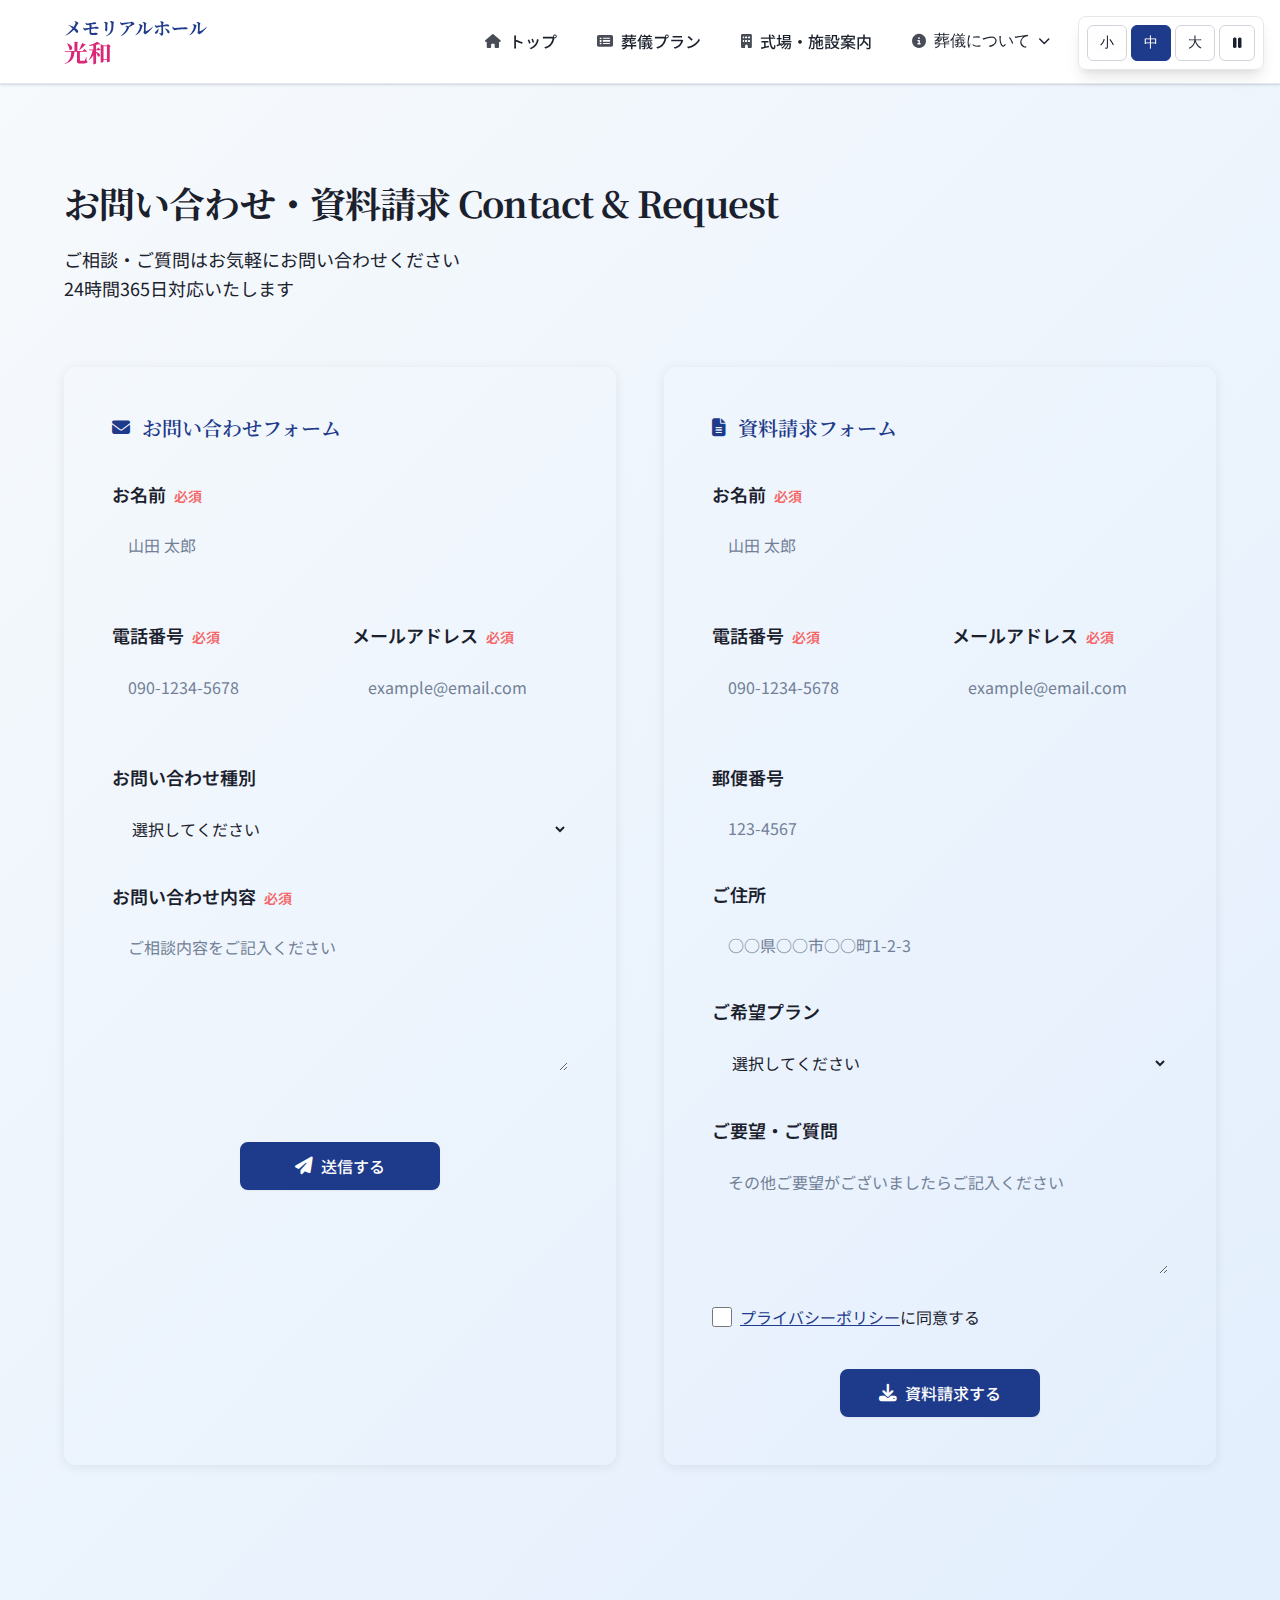
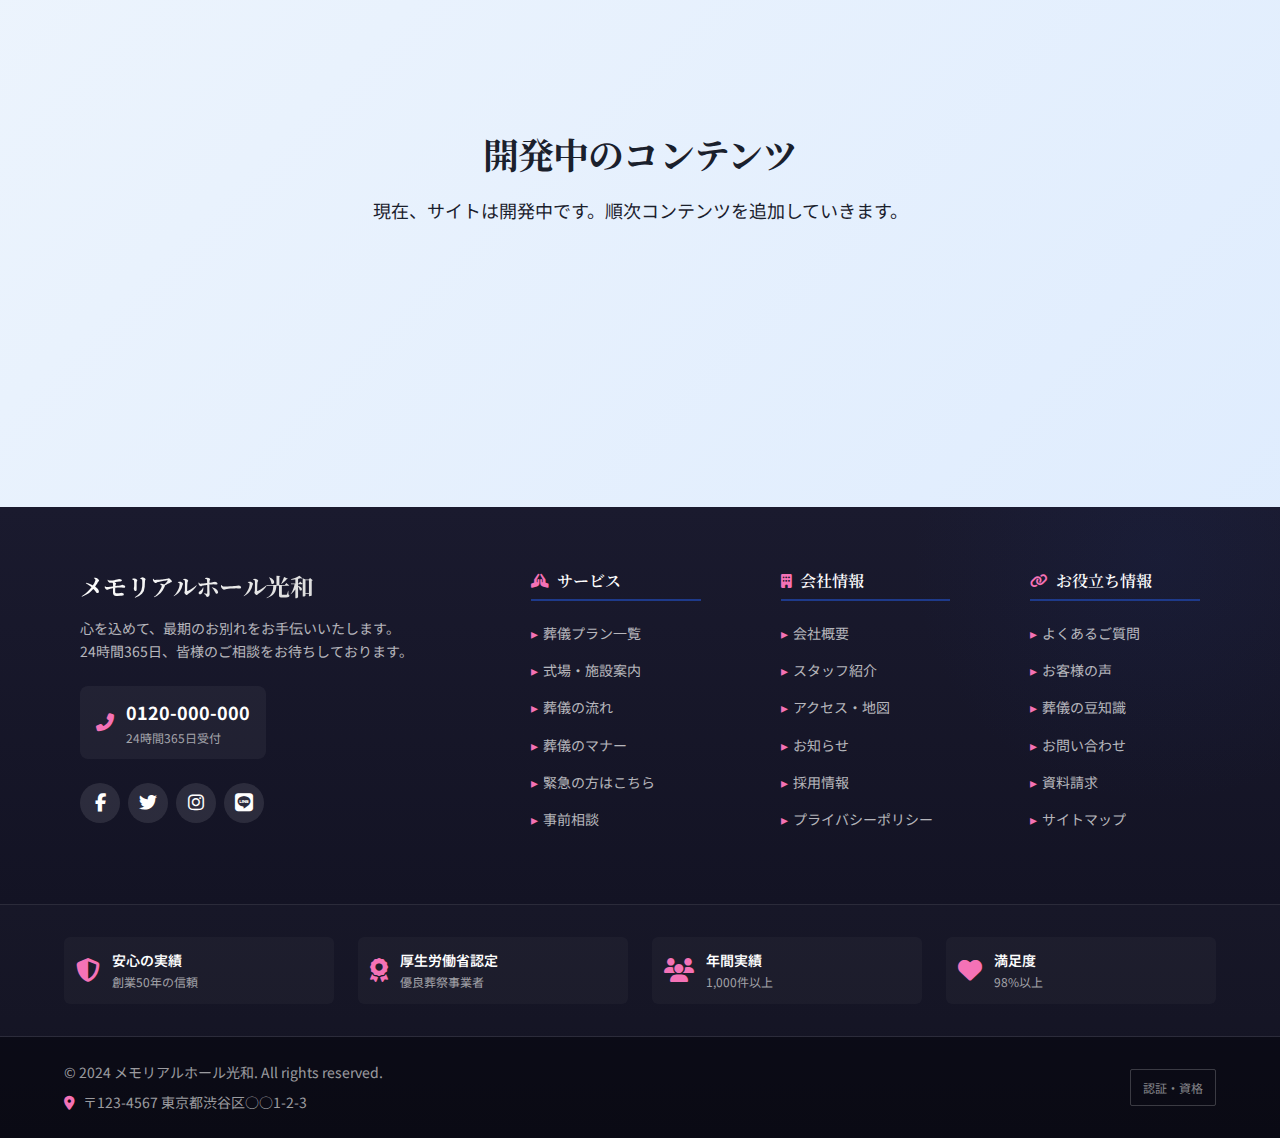
<file: club.html>
<!DOCTYPE html>
<html lang="ja">
  <head>
    <meta charset="UTF-8" />
    <meta name="viewport" content="width=device-width, initial-scale=1.0" />
    <meta
      name="description"
      content="メモリアルホール光和は、長野県飯田市で「ご葬儀からご創儀へ」をコンセプトに、心を込めた葬儀サービスを提供しています。24時間365日対応、各種葬儀プランをご用意しております。"
    />
    <meta
      name="keywords"
      content="葬儀,葬儀場,メモリアルホール,光和,飯田市,長野県,家族葬,一般葬,直葬,24時間対応,創儀"
    />
    <meta name="author" content="メモリアルホール光和" />
    <meta name="robots" content="index, follow" />
    <meta name="googlebot" content="index, follow" />
    <link rel="canonical" href="https://memorial-kowa.example.com/" />

    <!-- Open Graph / Facebook -->
    <meta property="og:type" content="website" />
    <meta property="og:url" content="https://memorial-kowa.example.com/" />
    <meta
      property="og:title"
      content="メモリアルホール光和 | 長野県飯田市の葬儀場 - ご葬儀からご創儀へ"
    />
    <meta
      property="og:description"
      content="メモリアルホール光和は、長野県飯田市で「ご葬儀からご創儀へ」をコンセプトに、心を込めた葬儀サービスを提供しています。24時間365日対応、各種葬儀プランをご用意しております。"
    />
    <meta
      property="og:image"
      content="https://memorial-kowa.example.com/images/og-image.jpg"
    />
    <meta property="og:image:width" content="1200" />
    <meta property="og:image:height" content="630" />
    <meta property="og:locale" content="ja_JP" />
    <meta property="og:site_name" content="メモリアルホール光和" />

    <!-- Twitter Card -->
    <meta name="twitter:card" content="summary_large_image" />
    <meta name="twitter:url" content="https://memorial-kowa.example.com/" />
    <meta
      name="twitter:title"
      content="メモリアルホール光和 | 長野県飯田市の葬儀場 - ご葬儀からご創儀へ"
    />
    <meta
      name="twitter:description"
      content="メモリアルホール光和は、長野県飯田市で「ご葬儀からご創儀へ」をコンセプトに、心を込めた葬儀サービスを提供しています。24時間365日対応、各種葬儀プランをご用意しております。"
    />
    <meta
      name="twitter:image"
      content="https://memorial-kowa.example.com/images/og-image.jpg"
    />

    <title>
      メモリアルホール光和 | 長野県飯田市の葬儀場 - ご葬儀からご創儀へ
    </title>

    <!-- CSS Resources - Standard Loading to prevent FOUC -->
    <link rel="preconnect" href="https://fonts.googleapis.com" />
    <link rel="preconnect" href="https://fonts.gstatic.com" crossorigin />
    <link
      rel="stylesheet"
      href="https://fonts.googleapis.com/css2?family=Noto+Sans+JP:wght@300;400;500;700&family=Noto+Serif+JP:wght@400;700&display=swap"
    />
    <link
      rel="stylesheet"
      href="https://cdnjs.cloudflare.com/ajax/libs/font-awesome/6.5.1/css/all.min.css"
    />
    <link rel="stylesheet" href="css/style.css" />

    <!-- Favicon -->
    <link rel="icon" type="image/x-icon" href="/favicon.ico" />
    <link rel="apple-touch-icon" href="/apple-touch-icon.png" />

    <!-- JSON-LD Structured Data -->
    <script type="application/ld+json">
      {
        "@context": "https://schema.org",
        "@graph": [
          {
            "@type": "Organization",
            "@id": "https://memorial-kowa.example.com/#organization",
            "name": "メモリアルホール光和",
            "alternateName": "光和",
            "url": "https://memorial-kowa.example.com/",
            "logo": "https://memorial-kowa.example.com/images/logo.png",
            "contactPoint": {
              "@type": "ContactPoint",
              "telephone": "+81-0000-00-0000",
              "contactType": "customer service",
              "availableLanguage": "Japanese",
              "areaServed": "JP"
            },
            "address": {
              "@type": "PostalAddress",
              "addressCountry": "JP",
              "addressRegion": "長野県",
              "addressLocality": "飯田市",
              "streetAddress": "飯田市○○町○○番地",
              "postalCode": "000-0000"
            },
            "sameAs": [
              "https://www.facebook.com/memorial-kowa",
              "https://www.instagram.com/memorial_kowa"
            ]
          },
          {
            "@type": "LocalBusiness",
            "@id": "https://memorial-kowa.example.com/#localbusiness",
            "name": "メモリアルホール光和",
            "description": "長野県飯田市の葬儀場。「ご葬儀からご創儀へ」をコンセプトに、心を込めた葬儀サービスを提供しています。",
            "url": "https://memorial-kowa.example.com/",
            "telephone": "+81-0000-00-0000",
            "priceRange": "¥¥¥",
            "address": {
              "@type": "PostalAddress",
              "addressCountry": "JP",
              "addressRegion": "長野県",
              "addressLocality": "飯田市",
              "streetAddress": "飯田市○○町○○番地",
              "postalCode": "000-0000"
            },
            "geo": {
              "@type": "GeoCoordinates",
              "latitude": 35.5,
              "longitude": 137.8
            },
            "openingHours": "Mo-Su 00:00-23:59",
            "serviceArea": {
              "@type": "GeoCircle",
              "geoMidpoint": {
                "@type": "GeoCoordinates",
                "latitude": 35.5,
                "longitude": 137.8
              },
              "geoRadius": "50000"
            },
            "hasOfferCatalog": {
              "@type": "OfferCatalog",
              "name": "葬儀プラン",
              "itemListElement": [
                {
                  "@type": "Offer",
                  "itemOffered": {
                    "@type": "Service",
                    "name": "一般葬",
                    "description": "伝統的な葬儀形式で、多くの参列者をお迎えする葬儀プラン"
                  }
                },
                {
                  "@type": "Offer",
                  "itemOffered": {
                    "@type": "Service",
                    "name": "家族葬",
                    "description": "ご家族・親族中心の温かく静かなお別れの時間を大切にした葬儀プラン"
                  }
                },
                {
                  "@type": "Offer",
                  "itemOffered": {
                    "@type": "Service",
                    "name": "直葬",
                    "description": "シンプルで経済的な、火葬のみを行う葬儀プラン"
                  }
                }
              ]
            }
          },
          {
            "@type": "WebSite",
            "@id": "https://memorial-kowa.example.com/#website",
            "url": "https://memorial-kowa.example.com/",
            "name": "メモリアルホール光和",
            "description": "長野県飯田市の葬儀場。「ご葬儀からご創儀へ」をコンセプトに、心を込めた葬儀サービスを提供しています。",
            "publisher": {
              "@id": "https://memorial-kowa.example.com/#organization"
            },
            "potentialAction": [
              {
                "@type": "SearchAction",
                "target": {
                  "@type": "EntryPoint",
                  "urlTemplate": "https://memorial-kowa.example.com/search?q={search_term_string}"
                },
                "query-input": "required name=search_term_string"
              }
            ]
          },
          {
            "@type": "BreadcrumbList",
            "@id": "https://memorial-kowa.example.com/#breadcrumb",
            "itemListElement": [
              {
                "@type": "ListItem",
                "position": 1,
                "name": "ホーム",
                "item": "https://memorial-kowa.example.com/"
              }
            ]
          }
        ]
      }
    </script>
  </head>
  <body>
    <!-- Skip Links -->
    <a href="#main-content" class="skip-link">メインコンテンツへスキップ</a>
    <a href="#nav" class="skip-link">ナビゲーションへスキップ</a>

    <!-- Accessibility Controls -->
    <div
      class="accessibility-controls"
      role="toolbar"
      aria-label="アクセシビリティ設定"
    >
      <button
        class="accessibility-btn font-size-btn"
        data-size="small"
        aria-label="文字サイズを小さくする"
      >
        小
      </button>
      <button
        class="accessibility-btn font-size-btn"
        data-size="medium"
        aria-label="文字サイズを標準にする"
        aria-pressed="true"
      >
        中
      </button>
      <button
        class="accessibility-btn font-size-btn"
        data-size="large"
        aria-label="文字サイズを大きくする"
      >
        大
      </button>
      <button
        class="accessibility-btn motion-toggle-btn"
        aria-label="アニメーションを停止/再生する"
        aria-pressed="false"
      >
        <i class="fas fa-pause" aria-hidden="true"></i>
      </button>
    </div>

    <!-- Header -->
    <header class="header" role="banner">
      <div class="container">
        <div class="header__inner">
          <!-- Logo -->
          <div class="header__logo">
            <a
              href="/"
              class="logo"
              aria-label="メモリアルホール光和 ホームページ"
            >
              <span class="logo__main">メモリアルホール</span>
              <span class="logo__sub">光和</span>
            </a>
          </div>

          <!-- Desktop Navigation -->
          <nav
            id="nav"
            class="header__nav"
            role="navigation"
            aria-label="メインナビゲーション"
          >
            <ul class="nav__list">
              <li class="nav__item">
                <a href="/" class="nav__link" aria-current="page">
                  <i class="fas fa-home nav__icon" aria-hidden="true"></i>
                  <span>トップ</span>
                </a>
              </li>
              <li class="nav__item">
                <a href="#plans" class="nav__link">
                  <i class="fas fa-list-alt nav__icon" aria-hidden="true"></i>
                  <span>葬儀プラン</span>
                </a>
              </li>
              <li class="nav__item">
                <a href="#facilities" class="nav__link">
                  <i class="fas fa-building nav__icon" aria-hidden="true"></i>
                  <span>式場・施設案内</span>
                </a>
              </li>
              <li class="nav__item nav__item--dropdown">
                <button
                  class="nav__link nav__dropdown-toggle"
                  aria-expanded="false"
                  aria-haspopup="true"
                  data-dropdown="funeral-info"
                >
                  <i
                    class="fas fa-info-circle nav__icon"
                    aria-hidden="true"
                  ></i>
                  <span>葬儀について</span>
                  <i
                    class="fas fa-chevron-down nav__arrow"
                    aria-hidden="true"
                  ></i>
                </button>
                <ul
                  class="dropdown"
                  id="funeral-info-dropdown"
                  role="menu"
                  aria-labelledby="funeral-info"
                >
                  <li class="dropdown__item" role="none">
                    <a href="#flow" class="dropdown__link" role="menuitem">
                      <i class="fas fa-route" aria-hidden="true"></i>
                      <span>葬儀の流れ</span>
                    </a>
                  </li>
                  <li class="dropdown__item" role="none">
                    <a href="#manner" class="dropdown__link" role="menuitem">
                      <i class="fas fa-hand-peace" aria-hidden="true"></i>
                      <span>葬儀のマナー</span>
                    </a>
                  </li>
                  <li class="dropdown__item" role="none">
                    <a href="#faq" class="dropdown__link" role="menuitem">
                      <i class="fas fa-question-circle" aria-hidden="true"></i>
                      <span>よくある質問</span>
                    </a>
                  </li>
                </ul>
              </li>
              <li class="nav__item nav__item--dropdown">
                <button
                  class="nav__link nav__dropdown-toggle"
                  aria-expanded="false"
                  aria-haspopup="true"
                  data-dropdown="company"
                >
                  <i class="fas fa-users nav__icon" aria-hidden="true"></i>
                  <span>会社案内</span>
                  <i
                    class="fas fa-chevron-down nav__arrow"
                    aria-hidden="true"
                  ></i>
                </button>
                <ul
                  class="dropdown"
                  id="company-dropdown"
                  role="menu"
                  aria-labelledby="company"
                >
                  <li class="dropdown__item" role="none">
                    <a
                      href="#company-info"
                      class="dropdown__link"
                      role="menuitem"
                    >
                      <i class="fas fa-building-columns" aria-hidden="true"></i>
                      <span>企業情報</span>
                    </a>
                  </li>
                  <li class="dropdown__item" role="none">
                    <a href="#staff" class="dropdown__link" role="menuitem">
                      <i class="fas fa-user-tie" aria-hidden="true"></i>
                      <span>スタッフ紹介</span>
                    </a>
                  </li>
                </ul>
              </li>
            </ul>
          </nav>

          <!-- Mobile Menu Toggle -->
          <button
            class="mobile-menu-toggle"
            aria-label="メニューを開く"
            aria-expanded="false"
            aria-controls="mobile-menu"
          >
            <span class="mobile-menu-toggle__line"></span>
            <span class="mobile-menu-toggle__line"></span>
            <span class="mobile-menu-toggle__line"></span>
          </button>
        </div>
      </div>

      <!-- Mobile Menu Overlay -->
      <div class="mobile-menu-overlay" id="mobile-menu-overlay"></div>

      <!-- Mobile Menu -->
      <nav
        class="mobile-menu"
        id="mobile-menu"
        role="navigation"
        aria-label="モバイルメニュー"
      >
        <div class="mobile-menu__header">
          <span class="mobile-menu__title">メニュー</span>
          <button class="mobile-menu__close" aria-label="メニューを閉じる">
            <i class="fas fa-times" aria-hidden="true"></i>
          </button>
        </div>
        <ul class="mobile-menu__list">
          <li class="mobile-menu__item">
            <a href="/" class="mobile-menu__link" aria-current="page">
              <i class="fas fa-home" aria-hidden="true"></i>
              <span>トップ</span>
            </a>
          </li>
          <li class="mobile-menu__item">
            <a href="#plans" class="mobile-menu__link">
              <i class="fas fa-list-alt" aria-hidden="true"></i>
              <span>葬儀プラン</span>
            </a>
          </li>
          <li class="mobile-menu__item">
            <a href="#facilities" class="mobile-menu__link">
              <i class="fas fa-building" aria-hidden="true"></i>
              <span>式場・施設案内</span>
            </a>
          </li>
          <li class="mobile-menu__item mobile-menu__item--expandable">
            <button
              class="mobile-menu__link mobile-menu__expand-toggle"
              aria-expanded="false"
              data-target="funeral-submenu"
            >
              <i class="fas fa-info-circle" aria-hidden="true"></i>
              <span>葬儀について</span>
              <i
                class="fas fa-chevron-down mobile-menu__arrow"
                aria-hidden="true"
              ></i>
            </button>
            <ul class="mobile-submenu" id="funeral-submenu">
              <li class="mobile-submenu__item">
                <a href="#flow" class="mobile-submenu__link">
                  <i class="fas fa-route" aria-hidden="true"></i>
                  <span>葬儀の流れ</span>
                </a>
              </li>
              <li class="mobile-submenu__item">
                <a href="#manner" class="mobile-submenu__link">
                  <i class="fas fa-hand-peace" aria-hidden="true"></i>
                  <span>葬儀のマナー</span>
                </a>
              </li>
              <li class="mobile-submenu__item">
                <a href="#faq" class="mobile-submenu__link">
                  <i class="fas fa-question-circle" aria-hidden="true"></i>
                  <span>よくある質問</span>
                </a>
              </li>
            </ul>
          </li>
          <li class="mobile-menu__item mobile-menu__item--expandable">
            <button
              class="mobile-menu__link mobile-menu__expand-toggle"
              aria-expanded="false"
              data-target="company-submenu"
            >
              <i class="fas fa-users" aria-hidden="true"></i>
              <span>会社案内</span>
              <i
                class="fas fa-chevron-down mobile-menu__arrow"
                aria-hidden="true"
              ></i>
            </button>
            <ul class="mobile-submenu" id="company-submenu">
              <li class="mobile-submenu__item">
                <a href="#company-info" class="mobile-submenu__link">
                  <i class="fas fa-building-columns" aria-hidden="true"></i>
                  <span>企業情報</span>
                </a>
              </li>
              <li class="mobile-submenu__item">
                <a href="#staff" class="mobile-submenu__link">
                  <i class="fas fa-user-tie" aria-hidden="true"></i>
                  <span>スタッフ紹介</span>
                </a>
              </li>
            </ul>
          </li>
        </ul>

        <!-- Mobile Menu CTA -->
        <div class="mobile-menu__cta">
          <a href="tel:0000-00-0000" class="btn btn--primary btn--lg">
            <i class="fas fa-phone" aria-hidden="true"></i>
            <span>今すぐ相談</span>
          </a>
          <a href="#contact" class="btn btn--secondary btn--lg">
            <i class="fas fa-file-alt" aria-hidden="true"></i>
            <span>資料請求</span>
          </a>
        </div>
      </nav>
    </header>

    <!-- 光和アルファ倶楽部のご案内 -->


      <!-- Contact Forms Section -->
      <section
        class="contact-forms"
        id="contact"
        aria-labelledby="contact-forms-title"
      >
        <div class="container">
          <header class="section-header">
            <h2 class="section-title" id="contact-forms-title">
              <span class="section-title__main">お問い合わせ・資料請求</span>
              <span class="section-title__sub">Contact & Request</span>
            </h2>
            <p class="section-description">
              ご相談・ご質問はお気軽にお問い合わせください<br />
              24時間365日対応いたします
            </p>
          </header>

          <div class="contact-forms__content">
            <!-- Contact Form -->
            <div class="contact-form-wrapper">
              <h3 class="form-title">
                <i class="fas fa-envelope"></i>
                お問い合わせフォーム
              </h3>
              <form class="contact-form" id="contactForm" novalidate>
                <div class="form-group">
                  <label for="contact-name" class="form-label">
                    お名前 <span class="required">必須</span>
                  </label>
                  <input
                    type="text"
                    id="contact-name"
                    name="name"
                    class="form-input"
                    required
                    placeholder="山田 太郎"
                    aria-required="true"
                  />
                  <span class="form-error" role="alert"></span>
                </div>

                <div class="form-row">
                  <div class="form-group">
                    <label for="contact-phone" class="form-label">
                      電話番号 <span class="required">必須</span>
                    </label>
                    <input
                      type="tel"
                      id="contact-phone"
                      name="phone"
                      class="form-input"
                      required
                      placeholder="090-1234-5678"
                      pattern="[0-9]{2,4}-[0-9]{2,4}-[0-9]{3,4}"
                      aria-required="true"
                    />
                    <span class="form-error" role="alert"></span>
                  </div>

                  <div class="form-group">
                    <label for="contact-email" class="form-label">
                      メールアドレス <span class="required">必須</span>
                    </label>
                    <input
                      type="email"
                      id="contact-email"
                      name="email"
                      class="form-input"
                      required
                      placeholder="example@email.com"
                      aria-required="true"
                    />
                    <span class="form-error" role="alert"></span>
                  </div>
                </div>

                <div class="form-group">
                  <label for="contact-type" class="form-label">
                    お問い合わせ種別
                  </label>
                  <select id="contact-type" name="type" class="form-select">
                    <option value="">選択してください</option>
                    <option value="consultation">事前相談</option>
                    <option value="emergency">緊急のご相談</option>
                    <option value="facility">施設見学</option>
                    <option value="price">費用について</option>
                    <option value="other">その他</option>
                  </select>
                </div>

                <div class="form-group">
                  <label for="contact-message" class="form-label">
                    お問い合わせ内容 <span class="required">必須</span>
                  </label>
                  <textarea
                    id="contact-message"
                    name="message"
                    class="form-textarea"
                    rows="5"
                    required
                    placeholder="ご相談内容をご記入ください"
                    aria-required="true"
                  ></textarea>
                  <span class="form-error" role="alert"></span>
                </div>

                <!-- Honeypot for spam protection -->
                <div class="form-group honey" aria-hidden="true">
                  <input
                    type="text"
                    name="website"
                    tabindex="-1"
                    autocomplete="off"
                  />
                </div>

                <div class="form-actions">
                  <button
                    type="submit"
                    class="btn btn--primary btn--large form-submit"
                  >
                    <i class="fas fa-paper-plane"></i>
                    送信する
                  </button>
                </div>
              </form>
            </div>

            <!-- Request Form -->
            <div class="request-form-wrapper">
              <h3 class="form-title">
                <i class="fas fa-file-alt"></i>
                資料請求フォーム
              </h3>
              <form class="request-form" id="requestForm" novalidate>
                <div class="form-group">
                  <label for="request-name" class="form-label">
                    お名前 <span class="required">必須</span>
                  </label>
                  <input
                    type="text"
                    id="request-name"
                    name="name"
                    class="form-input"
                    required
                    placeholder="山田 太郎"
                    aria-required="true"
                  />
                  <span class="form-error" role="alert"></span>
                </div>

                <div class="form-row">
                  <div class="form-group">
                    <label for="request-phone" class="form-label">
                      電話番号 <span class="required">必須</span>
                    </label>
                    <input
                      type="tel"
                      id="request-phone"
                      name="phone"
                      class="form-input"
                      required
                      placeholder="090-1234-5678"
                      pattern="[0-9]{2,4}-[0-9]{2,4}-[0-9]{3,4}"
                      aria-required="true"
                    />
                    <span class="form-error" role="alert"></span>
                  </div>

                  <div class="form-group">
                    <label for="request-email" class="form-label">
                      メールアドレス <span class="required">必須</span>
                    </label>
                    <input
                      type="email"
                      id="request-email"
                      name="email"
                      class="form-input"
                      required
                      placeholder="example@email.com"
                      aria-required="true"
                    />
                    <span class="form-error" role="alert"></span>
                  </div>
                </div>

                <div class="form-group">
                  <label for="request-postal" class="form-label">
                    郵便番号
                  </label>
                  <input
                    type="text"
                    id="request-postal"
                    name="postal"
                    class="form-input form-input--postal"
                    placeholder="123-4567"
                    pattern="[0-9]{3}-[0-9]{4}"
                  />
                </div>

                <div class="form-group">
                  <label for="request-address" class="form-label">
                    ご住所
                  </label>
                  <input
                    type="text"
                    id="request-address"
                    name="address"
                    class="form-input"
                    placeholder="○○県○○市○○町1-2-3"
                  />
                </div>

                <div class="form-group">
                  <label for="request-plan" class="form-label">
                    ご希望プラン
                  </label>
                  <select id="request-plan" name="plan" class="form-select">
                    <option value="">選択してください</option>
                    <option value="general-simple">一般葬（シンプル）</option>
                    <option value="general-standard">
                      一般葬（スタンダード）
                    </option>
                    <option value="small">小規模お葬式</option>
                    <option value="family">家族葬</option>
                    <option value="home">自宅葬</option>
                    <option value="direct">直葬</option>
                    <option value="hall">集会所葬</option>
                    <option value="temple">寺院葬</option>
                  </select>
                </div>

                <div class="form-group">
                  <label for="request-note" class="form-label">
                    ご要望・ご質問
                  </label>
                  <textarea
                    id="request-note"
                    name="note"
                    class="form-textarea"
                    rows="3"
                    placeholder="その他ご要望がございましたらご記入ください"
                  ></textarea>
                </div>

                <!-- Honeypot for spam protection -->
                <div class="form-group honey" aria-hidden="true">
                  <input
                    type="text"
                    name="website"
                    tabindex="-1"
                    autocomplete="off"
                  />
                </div>

                <div class="form-checkbox">
                  <input
                    type="checkbox"
                    id="request-privacy"
                    name="privacy"
                    required
                  />
                  <label for="request-privacy">
                    <a href="#" target="_blank">プライバシーポリシー</a
                    >に同意する
                  </label>
                  <span class="form-error" role="alert"></span>
                </div>

                <div class="form-actions">
                  <button
                    type="submit"
                    class="btn btn--primary btn--large form-submit"
                  >
                    <i class="fas fa-download"></i>
                    資料請求する
                  </button>
                </div>
              </form>
            </div>
          </div>

          <!-- Form Success Message -->
          <div
            class="form-success"
            id="formSuccess"
            aria-live="polite"
            aria-atomic="true"
          >
            <div class="form-success__content">
              <i class="fas fa-check-circle"></i>
              <h3>送信完了しました</h3>
              <p>
                お問い合わせありがとうございます。<br />
                担当者より折り返しご連絡させていただきます。
              </p>
              <button class="btn btn--secondary" onclick="location.reload()">
                フォームに戻る
              </button>
            </div>
          </div>
        </div>
      </section>

      <!-- Temporary Content -->
      <section class="temp-content">
        <div class="container">
          <h2>開発中のコンテンツ</h2>
          <p>現在、サイトは開発中です。順次コンテンツを追加していきます。</p>
        </div>
      </section>
    </main>

    <!-- Fixed CTA Sidebar (PC) -->
    <aside
      class="fixed-sidebar"
      role="complementary"
      aria-label="固定アクションメニュー"
    >
      <div class="fixed-sidebar__header">
        <span class="fixed-sidebar__title">24時間対応</span>
      </div>

      <a
        href="tel:0000-00-0000"
        class="fixed-sidebar__item fixed-sidebar__item--phone"
        aria-label="今すぐお電話 0000-00-0000"
      >
        <div class="fixed-sidebar__icon">
          <i class="fas fa-phone"></i>
          <span class="pulse-ring"></span>
        </div>
        <div class="fixed-sidebar__content">
          <span class="fixed-sidebar__label">電話相談</span>
          <span class="fixed-sidebar__phone">0000-00-0000</span>
        </div>
      </a>

      <a
        href="https://line.me/R/ti/p/@example"
        class="fixed-sidebar__item fixed-sidebar__item--line"
        aria-label="LINEで相談"
      >
        <div class="fixed-sidebar__icon">
          <i class="fab fa-line"></i>
        </div>
        <div class="fixed-sidebar__content">
          <span class="fixed-sidebar__label">LINE相談</span>
          <span class="fixed-sidebar__sub">気軽に相談</span>
        </div>
      </a>

      <a
        href="#contact"
        class="fixed-sidebar__item fixed-sidebar__item--document"
        aria-label="無料資料請求"
      >
        <div class="fixed-sidebar__icon">
          <i class="fas fa-file-alt"></i>
        </div>
        <div class="fixed-sidebar__content">
          <span class="fixed-sidebar__label">資料請求</span>
          <span class="fixed-sidebar__sub">無料</span>
        </div>
      </a>

      <a
        href="#plans"
        class="fixed-sidebar__item fixed-sidebar__item--plans"
        aria-label="プラン一覧を見る"
      >
        <div class="fixed-sidebar__icon">
          <i class="fas fa-list-alt"></i>
        </div>
        <div class="fixed-sidebar__content">
          <span class="fixed-sidebar__label">プラン</span>
          <span class="fixed-sidebar__sub">料金確認</span>
        </div>
      </a>

      <button
        class="fixed-sidebar__item fixed-sidebar__item--scroll"
        id="backToTop"
        aria-label="ページトップへ戻る"
      >
        <div class="fixed-sidebar__icon">
          <i class="fas fa-arrow-up"></i>
        </div>
        <div class="fixed-sidebar__content">
          <span class="fixed-sidebar__label">TOP</span>
        </div>
      </button>
    </aside>

    <!-- Progress Bar -->
    <div class="progress-bar" id="progressBar"></div>

    <!-- Back to Top Button -->
    <button class="back-to-top" id="backToTop" aria-label="ページトップへ戻る">
      <i class="fas fa-chevron-up" aria-hidden="true"></i>
    </button>

    <!-- Fixed Bottom Bar (Mobile) -->
    <nav
      class="fixed-bottom-bar"
      role="navigation"
      aria-label="モバイル固定アクションバー"
    >
      <a
        href="tel:0000-00-0000"
        class="fixed-bottom-bar__item fixed-bottom-bar__item--phone"
        aria-label="今すぐ電話"
      >
        <div class="fixed-bottom-bar__icon">
          <i class="fas fa-phone"></i>
          <span class="pulse-dot"></span>
        </div>
        <span class="fixed-bottom-bar__label">電話</span>
      </a>

      <a
        href="https://line.me/R/ti/p/@example"
        class="fixed-bottom-bar__item fixed-bottom-bar__item--line"
        aria-label="LINEで相談"
      >
        <div class="fixed-bottom-bar__icon">
          <i class="fab fa-line"></i>
        </div>
        <span class="fixed-bottom-bar__label">LINE</span>
      </a>

      <a
        href="#contact"
        class="fixed-bottom-bar__item fixed-bottom-bar__item--document"
        aria-label="資料請求"
      >
        <div class="fixed-bottom-bar__icon">
          <i class="fas fa-file-alt"></i>
        </div>
        <span class="fixed-bottom-bar__label">資料請求</span>
      </a>

      <button
        class="fixed-bottom-bar__item fixed-bottom-bar__item--menu mobile-menu-toggle-bottom"
        aria-label="メニューを開く"
      >
        <div class="fixed-bottom-bar__icon">
          <i class="fas fa-bars"></i>
        </div>
        <span class="fixed-bottom-bar__label">メニュー</span>
      </button>
    </nav>

    <!-- Footer -->
    <footer class="footer" role="contentinfo">
      <div class="footer__top">
        <div class="container">
          <div class="footer__grid">
            <!-- Company Info -->
            <div class="footer__column footer__column--main">
              <div class="footer__logo">
                <h2 class="footer__brand">メモリアルホール光和</h2>
              </div>
              <p class="footer__description">
                心を込めて、最期のお別れをお手伝いいたします。<br />
                24時間365日、皆様のご相談をお待ちしております。
              </p>
              <div class="footer__contact-info">
                <a href="tel:0120-000-000" class="footer__phone">
                  <i class="fas fa-phone-alt"></i>
                  <span>
                    <strong>0120-000-000</strong>
                    <small>24時間365日受付</small>
                  </span>
                </a>
              </div>
              <div class="footer__social">
                <a href="#" class="footer__social-link" aria-label="Facebook">
                  <i class="fab fa-facebook-f"></i>
                </a>
                <a href="#" class="footer__social-link" aria-label="Twitter">
                  <i class="fab fa-twitter"></i>
                </a>
                <a href="#" class="footer__social-link" aria-label="Instagram">
                  <i class="fab fa-instagram"></i>
                </a>
                <a href="#" class="footer__social-link" aria-label="LINE">
                  <i class="fab fa-line"></i>
                </a>
              </div>
            </div>

            <!-- Services -->
            <div class="footer__column">
              <h3 class="footer__title">
                <i class="fas fa-hands-praying"></i>
                サービス
              </h3>
              <ul class="footer__links">
                <li><a href="#plans">葬儀プラン一覧</a></li>
                <li><a href="#facilities">式場・施設案内</a></li>
                <li><a href="#flow">葬儀の流れ</a></li>
                <li><a href="#manner">葬儀のマナー</a></li>
                <li><a href="#emergency">緊急の方はこちら</a></li>
                <li><a href="#consultation">事前相談</a></li>
              </ul>
            </div>

            <!-- Company -->
            <div class="footer__column">
              <h3 class="footer__title">
                <i class="fas fa-building"></i>
                会社情報
              </h3>
              <ul class="footer__links">
                <li><a href="#company-info">会社概要</a></li>
                <li><a href="#staff">スタッフ紹介</a></li>
                <li><a href="#access">アクセス・地図</a></li>
                <li><a href="#news">お知らせ</a></li>
                <li><a href="#recruit">採用情報</a></li>
                <li><a href="#privacy">プライバシーポリシー</a></li>
              </ul>
            </div>

            <!-- Quick Links -->
            <div class="footer__column">
              <h3 class="footer__title">
                <i class="fas fa-link"></i>
                お役立ち情報
              </h3>
              <ul class="footer__links">
                <li><a href="#faq">よくあるご質問</a></li>
                <li><a href="#customer-voices">お客様の声</a></li>
                <li><a href="#blog">葬儀の豆知識</a></li>
                <li><a href="#contact">お問い合わせ</a></li>
                <li><a href="#document">資料請求</a></li>
                <li><a href="#sitemap">サイトマップ</a></li>
              </ul>
            </div>
          </div>
        </div>
      </div>

      <!-- Footer Middle -->
      <div class="footer__middle">
        <div class="container">
          <div class="footer__features">
            <div class="footer__feature">
              <i class="fas fa-shield-alt"></i>
              <div>
                <strong>安心の実績</strong>
                <span>創業50年の信頼</span>
              </div>
            </div>
            <div class="footer__feature">
              <i class="fas fa-award"></i>
              <div>
                <strong>厚生労働省認定</strong>
                <span>優良葬祭事業者</span>
              </div>
            </div>
            <div class="footer__feature">
              <i class="fas fa-users"></i>
              <div>
                <strong>年間実績</strong>
                <span>1,000件以上</span>
              </div>
            </div>
            <div class="footer__feature">
              <i class="fas fa-heart"></i>
              <div>
                <strong>満足度</strong>
                <span>98%以上</span>
              </div>
            </div>
          </div>
        </div>
      </div>

      <!-- Footer Bottom -->
      <div class="footer__bottom">
        <div class="container">
          <div class="footer__bottom-content">
            <div class="footer__copyright">
              <p>&copy; 2024 メモリアルホール光和. All rights reserved.</p>
              <p class="footer__address">
                <i class="fas fa-map-marker-alt"></i>
                〒123-4567 東京都渋谷区○○1-2-3
              </p>
            </div>
            <div class="footer__certifications">
              <span class="footer__cert-text">認証・資格</span>
            </div>
          </div>
        </div>
      </div>
    </footer>

    <!-- JavaScript - Deferred Loading -->
    <script src="js/main.js" defer></script>
  </body>
</html>
</file>
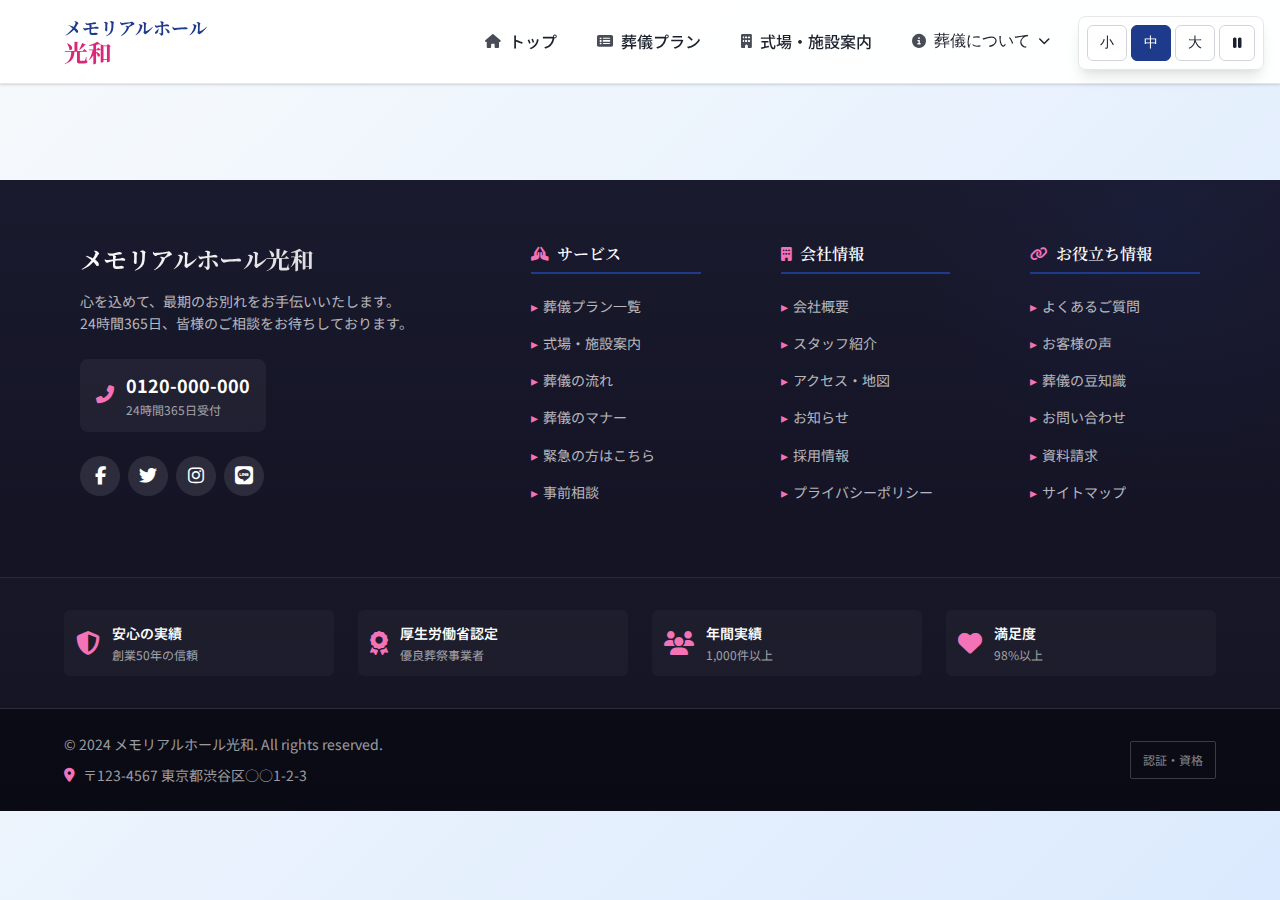
<file: company.html>
<!DOCTYPE html>
<html lang="ja">
  <head>
    <meta charset="UTF-8" />
    <meta name="viewport" content="width=device-width, initial-scale=1.0" />
    <meta
      name="description"
      content="メモリアルホール光和は、長野県飯田市で「ご葬儀からご創儀へ」をコンセプトに、心を込めた葬儀サービスを提供しています。24時間365日対応、各種葬儀プランをご用意しております。"
    />
    <meta
      name="keywords"
      content="葬儀,葬儀場,メモリアルホール,光和,飯田市,長野県,家族葬,一般葬,直葬,24時間対応,創儀"
    />
    <meta name="author" content="メモリアルホール光和" />
    <meta name="robots" content="index, follow" />
    <meta name="googlebot" content="index, follow" />
    <link rel="canonical" href="https://memorial-kowa.example.com/" />

    <!-- Open Graph / Facebook -->
    <meta property="og:type" content="website" />
    <meta property="og:url" content="https://memorial-kowa.example.com/" />
    <meta
      property="og:title"
      content="メモリアルホール光和 | 長野県飯田市の葬儀場 - ご葬儀からご創儀へ"
    />
    <meta
      property="og:description"
      content="メモリアルホール光和は、長野県飯田市で「ご葬儀からご創儀へ」をコンセプトに、心を込めた葬儀サービスを提供しています。24時間365日対応、各種葬儀プランをご用意しております。"
    />
    <meta
      property="og:image"
      content="https://memorial-kowa.example.com/images/og-image.jpg"
    />
    <meta property="og:image:width" content="1200" />
    <meta property="og:image:height" content="630" />
    <meta property="og:locale" content="ja_JP" />
    <meta property="og:site_name" content="メモリアルホール光和" />

    <!-- Twitter Card -->
    <meta name="twitter:card" content="summary_large_image" />
    <meta name="twitter:url" content="https://memorial-kowa.example.com/" />
    <meta
      name="twitter:title"
      content="メモリアルホール光和 | 長野県飯田市の葬儀場 - ご葬儀からご創儀へ"
    />
    <meta
      name="twitter:description"
      content="メモリアルホール光和は、長野県飯田市で「ご葬儀からご創儀へ」をコンセプトに、心を込めた葬儀サービスを提供しています。24時間365日対応、各種葬儀プランをご用意しております。"
    />
    <meta
      name="twitter:image"
      content="https://memorial-kowa.example.com/images/og-image.jpg"
    />

    <title>
      メモリアルホール光和 | 長野県飯田市の葬儀場 - ご葬儀からご創儀へ
    </title>

    <!-- CSS Resources - Standard Loading to prevent FOUC -->
    <link rel="preconnect" href="https://fonts.googleapis.com" />
    <link rel="preconnect" href="https://fonts.gstatic.com" crossorigin />
    <link
      rel="stylesheet"
      href="https://fonts.googleapis.com/css2?family=Noto+Sans+JP:wght@300;400;500;700&family=Noto+Serif+JP:wght@400;700&display=swap"
    />
    <link
      rel="stylesheet"
      href="https://cdnjs.cloudflare.com/ajax/libs/font-awesome/6.5.1/css/all.min.css"
    />
    <link rel="stylesheet" href="css/style.css" />
    <link rel="stylesheet" href="css/contact.css" />

    <!-- Favicon -->
    <link rel="icon" type="image/x-icon" href="/favicon.ico" />
    <link rel="apple-touch-icon" href="/apple-touch-icon.png" />

    <!-- JSON-LD Structured Data -->
    <script type="application/ld+json">
      {
        "@context": "https://schema.org",
        "@graph": [
          {
            "@type": "Organization",
            "@id": "https://memorial-kowa.example.com/#organization",
            "name": "メモリアルホール光和",
            "alternateName": "光和",
            "url": "https://memorial-kowa.example.com/",
            "logo": "https://memorial-kowa.example.com/images/logo.png",
            "contactPoint": {
              "@type": "ContactPoint",
              "telephone": "+81-0000-00-0000",
              "contactType": "customer service",
              "availableLanguage": "Japanese",
              "areaServed": "JP"
            },
            "address": {
              "@type": "PostalAddress",
              "addressCountry": "JP",
              "addressRegion": "長野県",
              "addressLocality": "飯田市",
              "streetAddress": "飯田市○○町○○番地",
              "postalCode": "000-0000"
            },
            "sameAs": [
              "https://www.facebook.com/memorial-kowa",
              "https://www.instagram.com/memorial_kowa"
            ]
          },
          {
            "@type": "LocalBusiness",
            "@id": "https://memorial-kowa.example.com/#localbusiness",
            "name": "メモリアルホール光和",
            "description": "長野県飯田市の葬儀場。「ご葬儀からご創儀へ」をコンセプトに、心を込めた葬儀サービスを提供しています。",
            "url": "https://memorial-kowa.example.com/",
            "telephone": "+81-0000-00-0000",
            "priceRange": "¥¥¥",
            "address": {
              "@type": "PostalAddress",
              "addressCountry": "JP",
              "addressRegion": "長野県",
              "addressLocality": "飯田市",
              "streetAddress": "飯田市○○町○○番地",
              "postalCode": "000-0000"
            },
            "geo": {
              "@type": "GeoCoordinates",
              "latitude": 35.5,
              "longitude": 137.8
            },
            "openingHours": "Mo-Su 00:00-23:59",
            "serviceArea": {
              "@type": "GeoCircle",
              "geoMidpoint": {
                "@type": "GeoCoordinates",
                "latitude": 35.5,
                "longitude": 137.8
              },
              "geoRadius": "50000"
            },
            "hasOfferCatalog": {
              "@type": "OfferCatalog",
              "name": "葬儀プラン",
              "itemListElement": [
                {
                  "@type": "Offer",
                  "itemOffered": {
                    "@type": "Service",
                    "name": "一般葬",
                    "description": "伝統的な葬儀形式で、多くの参列者をお迎えする葬儀プラン"
                  }
                },
                {
                  "@type": "Offer",
                  "itemOffered": {
                    "@type": "Service",
                    "name": "家族葬",
                    "description": "ご家族・親族中心の温かく静かなお別れの時間を大切にした葬儀プラン"
                  }
                },
                {
                  "@type": "Offer",
                  "itemOffered": {
                    "@type": "Service",
                    "name": "直葬",
                    "description": "シンプルで経済的な、火葬のみを行う葬儀プラン"
                  }
                }
              ]
            }
          },
          {
            "@type": "WebSite",
            "@id": "https://memorial-kowa.example.com/#website",
            "url": "https://memorial-kowa.example.com/",
            "name": "メモリアルホール光和",
            "description": "長野県飯田市の葬儀場。「ご葬儀からご創儀へ」をコンセプトに、心を込めた葬儀サービスを提供しています。",
            "publisher": {
              "@id": "https://memorial-kowa.example.com/#organization"
            },
            "potentialAction": [
              {
                "@type": "SearchAction",
                "target": {
                  "@type": "EntryPoint",
                  "urlTemplate": "https://memorial-kowa.example.com/search?q={search_term_string}"
                },
                "query-input": "required name=search_term_string"
              }
            ]
          },
          {
            "@type": "BreadcrumbList",
            "@id": "https://memorial-kowa.example.com/#breadcrumb",
            "itemListElement": [
              {
                "@type": "ListItem",
                "position": 1,
                "name": "ホーム",
                "item": "https://memorial-kowa.example.com/"
              }
            ]
          }
        ]
      }
    </script>
  </head>
  <body>
    <!-- Skip Links -->
    <a href="#main-content" class="skip-link">メインコンテンツへスキップ</a>
    <a href="#nav" class="skip-link">ナビゲーションへスキップ</a>

    <!-- Accessibility Controls -->
    <div
      class="accessibility-controls"
      role="toolbar"
      aria-label="アクセシビリティ設定"
    >
      <button
        class="accessibility-btn font-size-btn"
        data-size="small"
        aria-label="文字サイズを小さくする"
      >
        小
      </button>
      <button
        class="accessibility-btn font-size-btn"
        data-size="medium"
        aria-label="文字サイズを標準にする"
        aria-pressed="true"
      >
        中
      </button>
      <button
        class="accessibility-btn font-size-btn"
        data-size="large"
        aria-label="文字サイズを大きくする"
      >
        大
      </button>
      <button
        class="accessibility-btn motion-toggle-btn"
        aria-label="アニメーションを停止/再生する"
        aria-pressed="false"
      >
        <i class="fas fa-pause" aria-hidden="true"></i>
      </button>
    </div>

    <!-- Header -->
    <header class="header" role="banner">
      <div class="container">
        <div class="header__inner">
          <!-- Logo -->
          <div class="header__logo">
            <a
              href="/"
              class="logo"
              aria-label="メモリアルホール光和 ホームページ"
            >
              <span class="logo__main">メモリアルホール</span>
              <span class="logo__sub">光和</span>
            </a>
          </div>

          <!-- Desktop Navigation -->
          <nav
            id="nav"
            class="header__nav"
            role="navigation"
            aria-label="メインナビゲーション"
          >
            <ul class="nav__list">
              <li class="nav__item">
                <a href="/" class="nav__link" aria-current="page">
                  <i class="fas fa-home nav__icon" aria-hidden="true"></i>
                  <span>トップ</span>
                </a>
              </li>
              <li class="nav__item">
                <a href="#plans" class="nav__link">
                  <i class="fas fa-list-alt nav__icon" aria-hidden="true"></i>
                  <span>葬儀プラン</span>
                </a>
              </li>
              <li class="nav__item">
                <a href="#facilities" class="nav__link">
                  <i class="fas fa-building nav__icon" aria-hidden="true"></i>
                  <span>式場・施設案内</span>
                </a>
              </li>
              <li class="nav__item nav__item--dropdown">
                <button
                  class="nav__link nav__dropdown-toggle"
                  aria-expanded="false"
                  aria-haspopup="true"
                  data-dropdown="funeral-info"
                >
                  <i
                    class="fas fa-info-circle nav__icon"
                    aria-hidden="true"
                  ></i>
                  <span>葬儀について</span>
                  <i
                    class="fas fa-chevron-down nav__arrow"
                    aria-hidden="true"
                  ></i>
                </button>
                <ul
                  class="dropdown"
                  id="funeral-info-dropdown"
                  role="menu"
                  aria-labelledby="funeral-info"
                >
                  <li class="dropdown__item" role="none">
                    <a href="#flow" class="dropdown__link" role="menuitem">
                      <i class="fas fa-route" aria-hidden="true"></i>
                      <span>葬儀の流れ</span>
                    </a>
                  </li>
                  <li class="dropdown__item" role="none">
                    <a href="#manner" class="dropdown__link" role="menuitem">
                      <i class="fas fa-hand-peace" aria-hidden="true"></i>
                      <span>葬儀のマナー</span>
                    </a>
                  </li>
                  <li class="dropdown__item" role="none">
                    <a href="#faq" class="dropdown__link" role="menuitem">
                      <i class="fas fa-question-circle" aria-hidden="true"></i>
                      <span>よくある質問</span>
                    </a>
                  </li>
                </ul>
              </li>
              <li class="nav__item nav__item--dropdown">
                <button
                  class="nav__link nav__dropdown-toggle"
                  aria-expanded="false"
                  aria-haspopup="true"
                  data-dropdown="company"
                >
                  <i class="fas fa-users nav__icon" aria-hidden="true"></i>
                  <span>会社案内</span>
                  <i
                    class="fas fa-chevron-down nav__arrow"
                    aria-hidden="true"
                  ></i>
                </button>
                <ul
                  class="dropdown"
                  id="company-dropdown"
                  role="menu"
                  aria-labelledby="company"
                >
                  <li class="dropdown__item" role="none">
                    <a
                      href="#company-info"
                      class="dropdown__link"
                      role="menuitem"
                    >
                      <i class="fas fa-building-columns" aria-hidden="true"></i>
                      <span>企業情報</span>
                    </a>
                  </li>
                  <li class="dropdown__item" role="none">
                    <a href="#staff" class="dropdown__link" role="menuitem">
                      <i class="fas fa-user-tie" aria-hidden="true"></i>
                      <span>スタッフ紹介</span>
                    </a>
                  </li>
                </ul>
              </li>
            </ul>
          </nav>

          <!-- Mobile Menu Toggle -->
          <button
            class="mobile-menu-toggle"
            aria-label="メニューを開く"
            aria-expanded="false"
            aria-controls="mobile-menu"
          >
            <span class="mobile-menu-toggle__line"></span>
            <span class="mobile-menu-toggle__line"></span>
            <span class="mobile-menu-toggle__line"></span>
          </button>
        </div>
      </div>

      <!-- Mobile Menu Overlay -->
      <div class="mobile-menu-overlay" id="mobile-menu-overlay"></div>

      <!-- Mobile Menu -->
      <nav
        class="mobile-menu"
        id="mobile-menu"
        role="navigation"
        aria-label="モバイルメニュー"
      >
        <div class="mobile-menu__header">
          <span class="mobile-menu__title">メニュー</span>
          <button class="mobile-menu__close" aria-label="メニューを閉じる">
            <i class="fas fa-times" aria-hidden="true"></i>
          </button>
        </div>
        <ul class="mobile-menu__list">
          <li class="mobile-menu__item">
            <a href="/" class="mobile-menu__link" aria-current="page">
              <i class="fas fa-home" aria-hidden="true"></i>
              <span>トップ</span>
            </a>
          </li>
          <li class="mobile-menu__item">
            <a href="#plans" class="mobile-menu__link">
              <i class="fas fa-list-alt" aria-hidden="true"></i>
              <span>葬儀プラン</span>
            </a>
          </li>
          <li class="mobile-menu__item">
            <a href="#facilities" class="mobile-menu__link">
              <i class="fas fa-building" aria-hidden="true"></i>
              <span>式場・施設案内</span>
            </a>
          </li>
          <li class="mobile-menu__item mobile-menu__item--expandable">
            <button
              class="mobile-menu__link mobile-menu__expand-toggle"
              aria-expanded="false"
              data-target="funeral-submenu"
            >
              <i class="fas fa-info-circle" aria-hidden="true"></i>
              <span>葬儀について</span>
              <i
                class="fas fa-chevron-down mobile-menu__arrow"
                aria-hidden="true"
              ></i>
            </button>
            <ul class="mobile-submenu" id="funeral-submenu">
              <li class="mobile-submenu__item">
                <a href="#flow" class="mobile-submenu__link">
                  <i class="fas fa-route" aria-hidden="true"></i>
                  <span>葬儀の流れ</span>
                </a>
              </li>
              <li class="mobile-submenu__item">
                <a href="#manner" class="mobile-submenu__link">
                  <i class="fas fa-hand-peace" aria-hidden="true"></i>
                  <span>葬儀のマナー</span>
                </a>
              </li>
              <li class="mobile-submenu__item">
                <a href="#faq" class="mobile-submenu__link">
                  <i class="fas fa-question-circle" aria-hidden="true"></i>
                  <span>よくある質問</span>
                </a>
              </li>
            </ul>
          </li>
          <li class="mobile-menu__item mobile-menu__item--expandable">
            <button
              class="mobile-menu__link mobile-menu__expand-toggle"
              aria-expanded="false"
              data-target="company-submenu"
            >
              <i class="fas fa-users" aria-hidden="true"></i>
              <span>会社案内</span>
              <i
                class="fas fa-chevron-down mobile-menu__arrow"
                aria-hidden="true"
              ></i>
            </button>
            <ul class="mobile-submenu" id="company-submenu">
              <li class="mobile-submenu__item">
                <a href="#company-info" class="mobile-submenu__link">
                  <i class="fas fa-building-columns" aria-hidden="true"></i>
                  <span>企業情報</span>
                </a>
              </li>
              <li class="mobile-submenu__item">
                <a href="#staff" class="mobile-submenu__link">
                  <i class="fas fa-user-tie" aria-hidden="true"></i>
                  <span>スタッフ紹介</span>
                </a>
              </li>
            </ul>
          </li>
        </ul>

        <!-- Mobile Menu CTA -->
        <div class="mobile-menu__cta">
          <a href="tel:0000-00-0000" class="btn btn--primary btn--lg">
            <i class="fas fa-phone" aria-hidden="true"></i>
            <span>今すぐ相談</span>
          </a>
          <a href="#contact" class="btn btn--secondary btn--lg">
            <i class="fas fa-file-alt" aria-hidden="true"></i>
            <span>資料請求</span>
          </a>
        </div>
      </nav>
    </header>

    <!--会社案内 -->

    <!-- Fixed CTA Sidebar (PC) -->
    <aside
      class="fixed-sidebar"
      role="complementary"
      aria-label="固定アクションメニュー"
    >
      <div class="fixed-sidebar__header">
        <span class="fixed-sidebar__title">24時間対応</span>
      </div>

      <a
        href="tel:0000-00-0000"
        class="fixed-sidebar__item fixed-sidebar__item--phone"
        aria-label="今すぐお電話 0000-00-0000"
      >
        <div class="fixed-sidebar__icon">
          <i class="fas fa-phone"></i>
          <span class="pulse-ring"></span>
        </div>
        <div class="fixed-sidebar__content">
          <span class="fixed-sidebar__label">電話相談</span>
          <span class="fixed-sidebar__phone">0000-00-0000</span>
        </div>
      </a>

      <a
        href="https://line.me/R/ti/p/@example"
        class="fixed-sidebar__item fixed-sidebar__item--line"
        aria-label="LINEで相談"
      >
        <div class="fixed-sidebar__icon">
          <i class="fab fa-line"></i>
        </div>
        <div class="fixed-sidebar__content">
          <span class="fixed-sidebar__label">LINE相談</span>
          <span class="fixed-sidebar__sub">気軽に相談</span>
        </div>
      </a>

      <a
        href="#contact"
        class="fixed-sidebar__item fixed-sidebar__item--document"
        aria-label="無料資料請求"
      >
        <div class="fixed-sidebar__icon">
          <i class="fas fa-file-alt"></i>
        </div>
        <div class="fixed-sidebar__content">
          <span class="fixed-sidebar__label">資料請求</span>
          <span class="fixed-sidebar__sub">無料</span>
        </div>
      </a>

      <a
        href="#plans"
        class="fixed-sidebar__item fixed-sidebar__item--plans"
        aria-label="プラン一覧を見る"
      >
        <div class="fixed-sidebar__icon">
          <i class="fas fa-list-alt"></i>
        </div>
        <div class="fixed-sidebar__content">
          <span class="fixed-sidebar__label">プラン</span>
          <span class="fixed-sidebar__sub">料金確認</span>
        </div>
      </a>

      <button
        class="fixed-sidebar__item fixed-sidebar__item--scroll"
        id="backToTop"
        aria-label="ページトップへ戻る"
      >
        <div class="fixed-sidebar__icon">
          <i class="fas fa-arrow-up"></i>
        </div>
        <div class="fixed-sidebar__content">
          <span class="fixed-sidebar__label">TOP</span>
        </div>
      </button>
    </aside>

    <!-- Progress Bar -->
    <div class="progress-bar" id="progressBar"></div>

    <!-- Back to Top Button -->
    <button class="back-to-top" id="backToTop" aria-label="ページトップへ戻る">
      <i class="fas fa-chevron-up" aria-hidden="true"></i>
    </button>

    <!-- Fixed Bottom Bar (Mobile) -->
    <nav
      class="fixed-bottom-bar"
      role="navigation"
      aria-label="モバイル固定アクションバー"
    >
      <a
        href="tel:0000-00-0000"
        class="fixed-bottom-bar__item fixed-bottom-bar__item--phone"
        aria-label="今すぐ電話"
      >
        <div class="fixed-bottom-bar__icon">
          <i class="fas fa-phone"></i>
          <span class="pulse-dot"></span>
        </div>
        <span class="fixed-bottom-bar__label">電話</span>
      </a>

      <a
        href="https://line.me/R/ti/p/@example"
        class="fixed-bottom-bar__item fixed-bottom-bar__item--line"
        aria-label="LINEで相談"
      >
        <div class="fixed-bottom-bar__icon">
          <i class="fab fa-line"></i>
        </div>
        <span class="fixed-bottom-bar__label">LINE</span>
      </a>

      <a
        href="#contact"
        class="fixed-bottom-bar__item fixed-bottom-bar__item--document"
        aria-label="資料請求"
      >
        <div class="fixed-bottom-bar__icon">
          <i class="fas fa-file-alt"></i>
        </div>
        <span class="fixed-bottom-bar__label">資料請求</span>
      </a>

      <button
        class="fixed-bottom-bar__item fixed-bottom-bar__item--menu mobile-menu-toggle-bottom"
        aria-label="メニューを開く"
      >
        <div class="fixed-bottom-bar__icon">
          <i class="fas fa-bars"></i>
        </div>
        <span class="fixed-bottom-bar__label">メニュー</span>
      </button>
    </nav>

    <!-- Footer -->
    <footer class="footer" role="contentinfo">
      <div class="footer__top">
        <div class="container">
          <div class="footer__grid">
            <!-- Company Info -->
            <div class="footer__column footer__column--main">
              <div class="footer__logo">
                <h2 class="footer__brand">メモリアルホール光和</h2>
              </div>
              <p class="footer__description">
                心を込めて、最期のお別れをお手伝いいたします。<br />
                24時間365日、皆様のご相談をお待ちしております。
              </p>
              <div class="footer__contact-info">
                <a href="tel:0120-000-000" class="footer__phone">
                  <i class="fas fa-phone-alt"></i>
                  <span>
                    <strong>0120-000-000</strong>
                    <small>24時間365日受付</small>
                  </span>
                </a>
              </div>
              <div class="footer__social">
                <a href="#" class="footer__social-link" aria-label="Facebook">
                  <i class="fab fa-facebook-f"></i>
                </a>
                <a href="#" class="footer__social-link" aria-label="Twitter">
                  <i class="fab fa-twitter"></i>
                </a>
                <a href="#" class="footer__social-link" aria-label="Instagram">
                  <i class="fab fa-instagram"></i>
                </a>
                <a href="#" class="footer__social-link" aria-label="LINE">
                  <i class="fab fa-line"></i>
                </a>
              </div>
            </div>

            <!-- Services -->
            <div class="footer__column">
              <h3 class="footer__title">
                <i class="fas fa-hands-praying"></i>
                サービス
              </h3>
              <ul class="footer__links">
                <li><a href="#plans">葬儀プラン一覧</a></li>
                <li><a href="#facilities">式場・施設案内</a></li>
                <li><a href="#flow">葬儀の流れ</a></li>
                <li><a href="#manner">葬儀のマナー</a></li>
                <li><a href="#emergency">緊急の方はこちら</a></li>
                <li><a href="#consultation">事前相談</a></li>
              </ul>
            </div>

            <!-- Company -->
            <div class="footer__column">
              <h3 class="footer__title">
                <i class="fas fa-building"></i>
                会社情報
              </h3>
              <ul class="footer__links">
                <li><a href="#company-info">会社概要</a></li>
                <li><a href="#staff">スタッフ紹介</a></li>
                <li><a href="#access">アクセス・地図</a></li>
                <li><a href="#news">お知らせ</a></li>
                <li><a href="#recruit">採用情報</a></li>
                <li><a href="#privacy">プライバシーポリシー</a></li>
              </ul>
            </div>

            <!-- Quick Links -->
            <div class="footer__column">
              <h3 class="footer__title">
                <i class="fas fa-link"></i>
                お役立ち情報
              </h3>
              <ul class="footer__links">
                <li><a href="#faq">よくあるご質問</a></li>
                <li><a href="#customer-voices">お客様の声</a></li>
                <li><a href="#blog">葬儀の豆知識</a></li>
                <li><a href="#contact">お問い合わせ</a></li>
                <li><a href="#document">資料請求</a></li>
                <li><a href="#sitemap">サイトマップ</a></li>
              </ul>
            </div>
          </div>
        </div>
      </div>

      <!-- Footer Middle -->
      <div class="footer__middle">
        <div class="container">
          <div class="footer__features">
            <div class="footer__feature">
              <i class="fas fa-shield-alt"></i>
              <div>
                <strong>安心の実績</strong>
                <span>創業50年の信頼</span>
              </div>
            </div>
            <div class="footer__feature">
              <i class="fas fa-award"></i>
              <div>
                <strong>厚生労働省認定</strong>
                <span>優良葬祭事業者</span>
              </div>
            </div>
            <div class="footer__feature">
              <i class="fas fa-users"></i>
              <div>
                <strong>年間実績</strong>
                <span>1,000件以上</span>
              </div>
            </div>
            <div class="footer__feature">
              <i class="fas fa-heart"></i>
              <div>
                <strong>満足度</strong>
                <span>98%以上</span>
              </div>
            </div>
          </div>
        </div>
      </div>

      <!-- Footer Bottom -->
      <div class="footer__bottom">
        <div class="container">
          <div class="footer__bottom-content">
            <div class="footer__copyright">
              <p>&copy; 2024 メモリアルホール光和. All rights reserved.</p>
              <p class="footer__address">
                <i class="fas fa-map-marker-alt"></i>
                〒123-4567 東京都渋谷区○○1-2-3
              </p>
            </div>
            <div class="footer__certifications">
              <span class="footer__cert-text">認証・資格</span>
            </div>
          </div>
        </div>
      </div>
    </footer>

    <!-- JavaScript - Deferred Loading -->
    <script src="js/main.js" defer></script>
  </body>
</html>
</file>
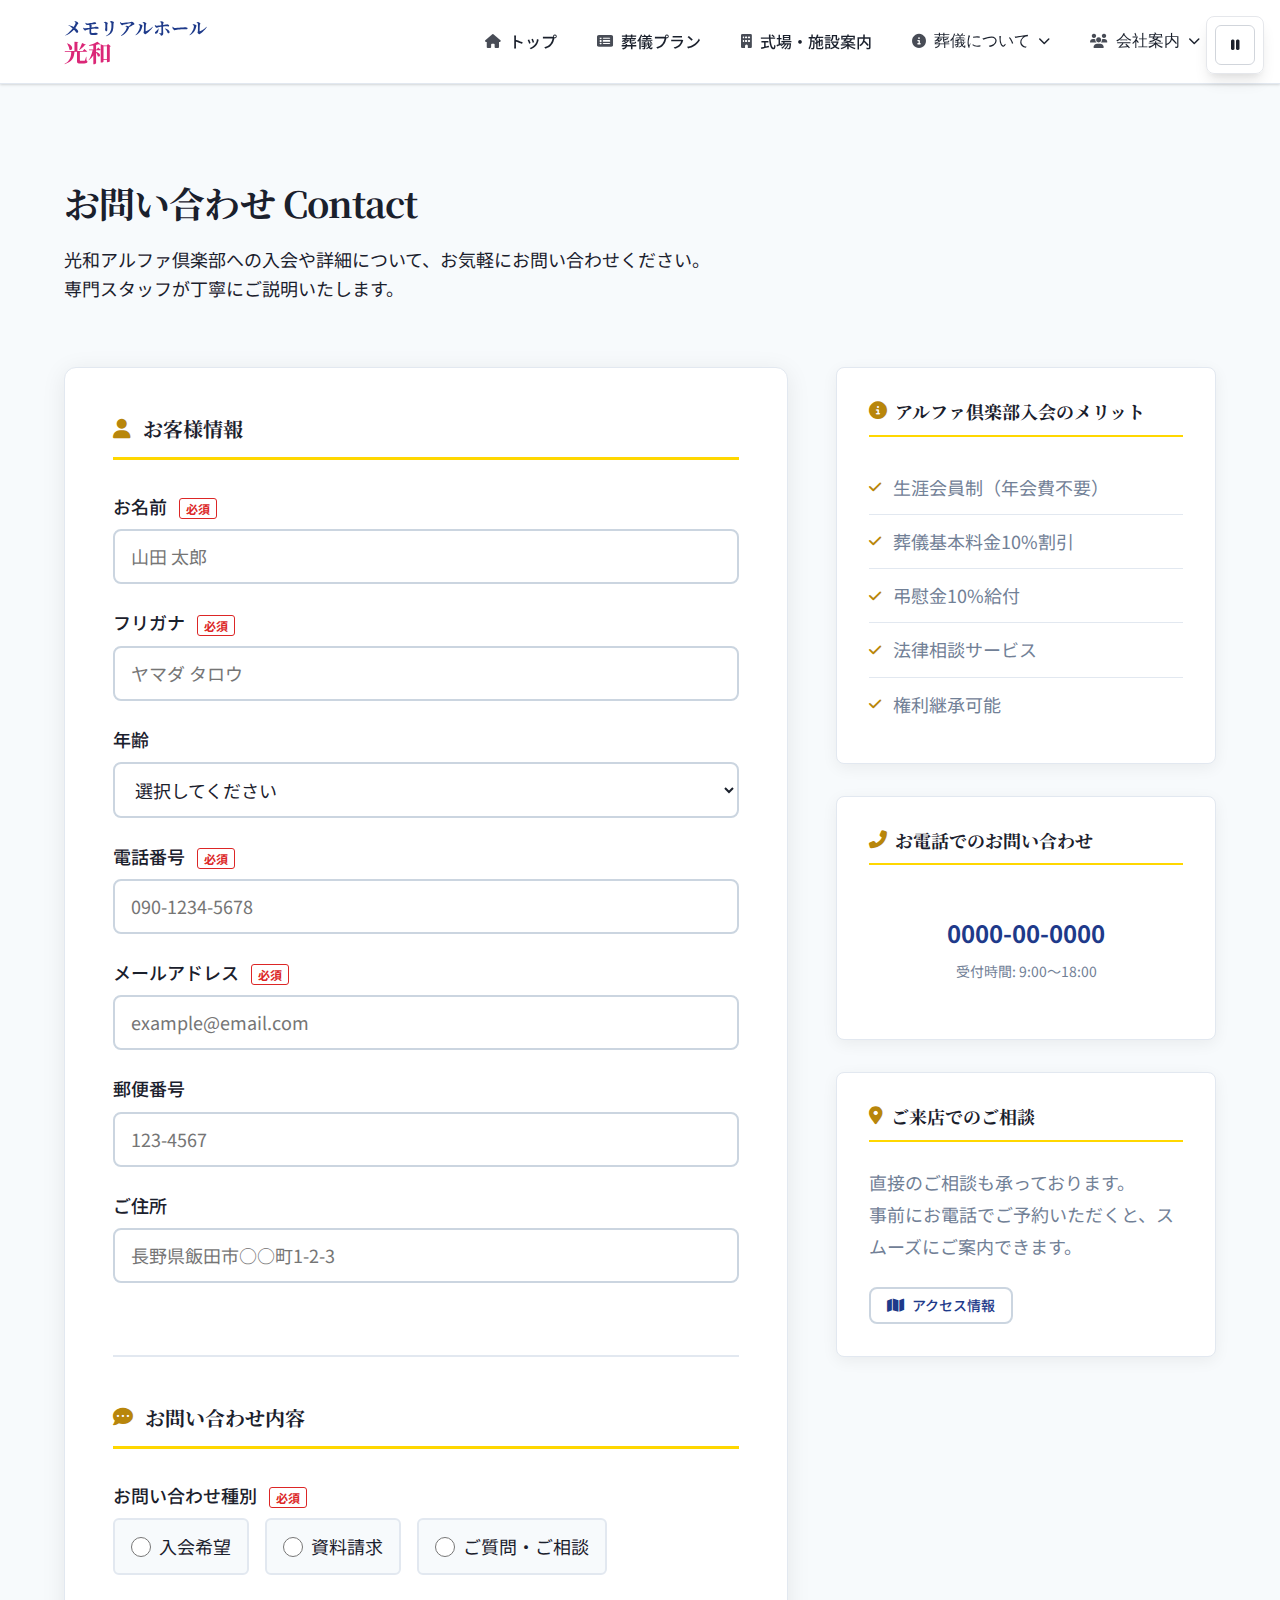
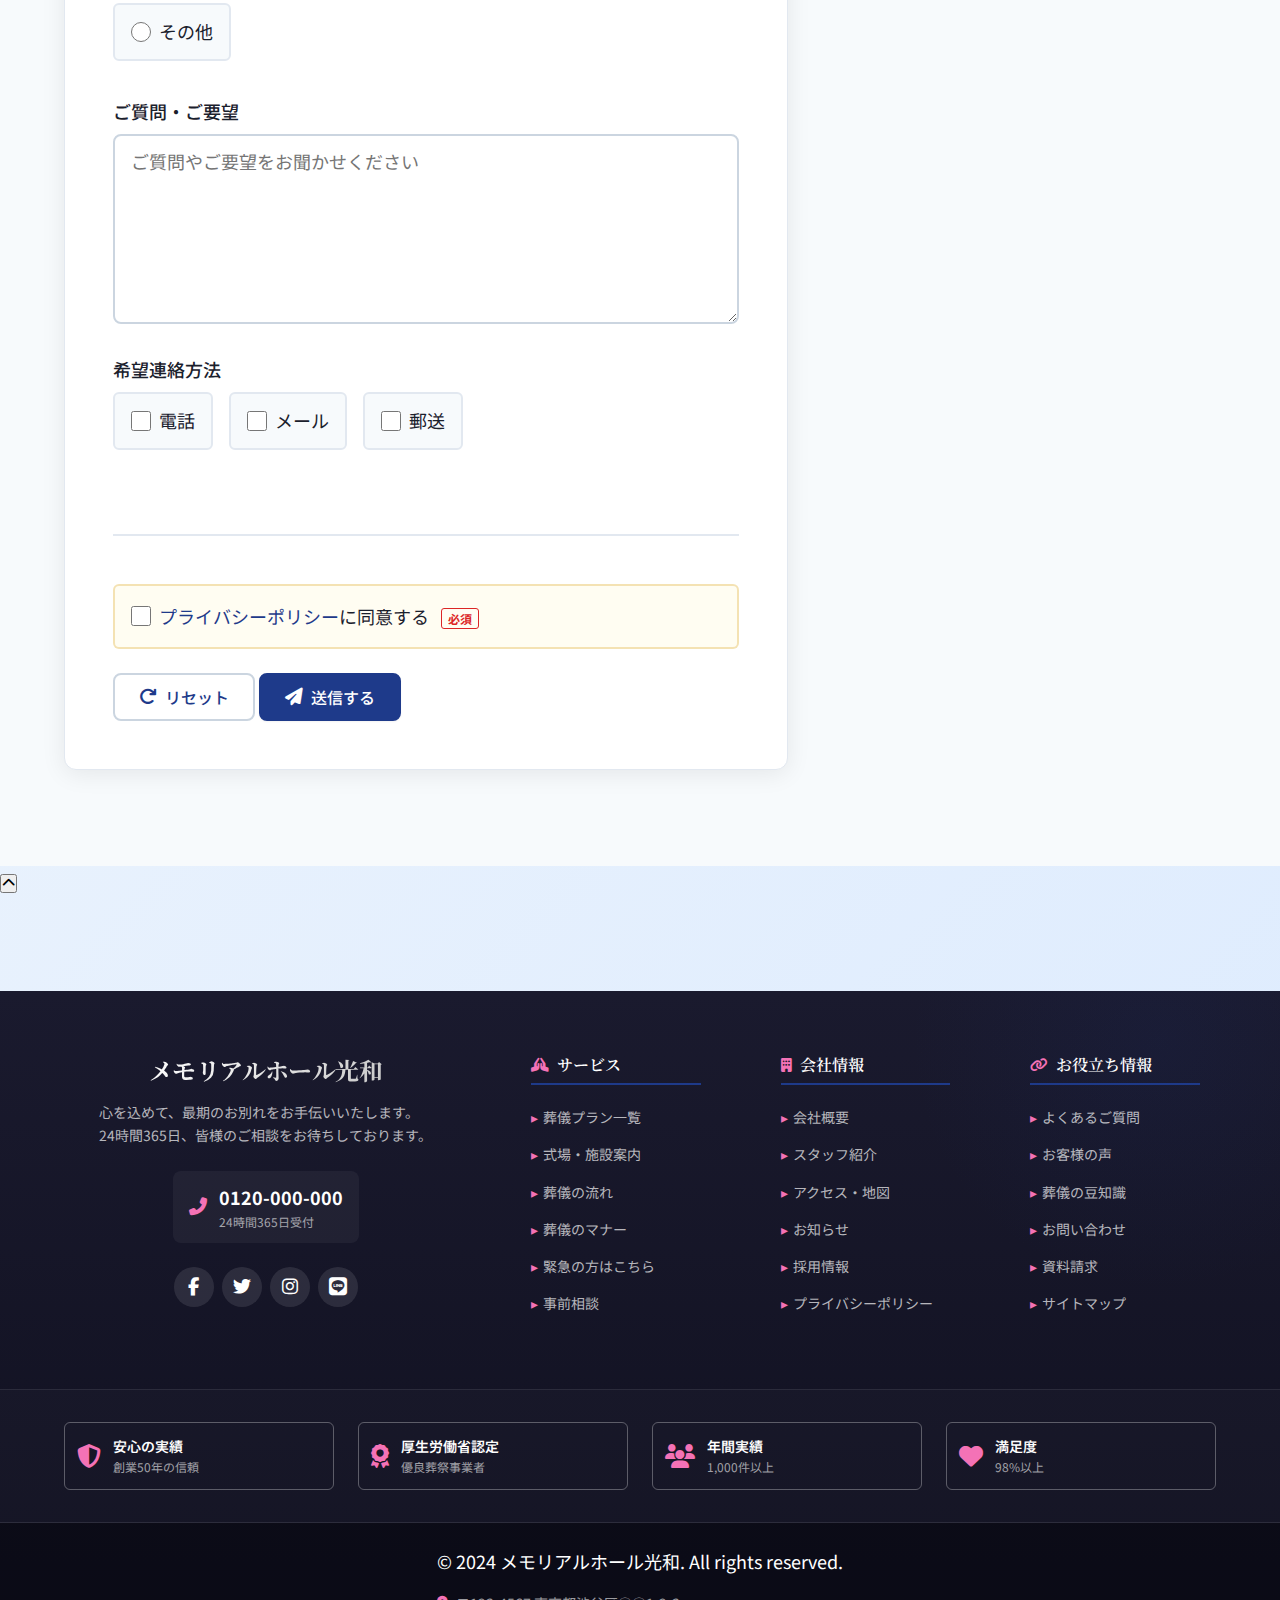
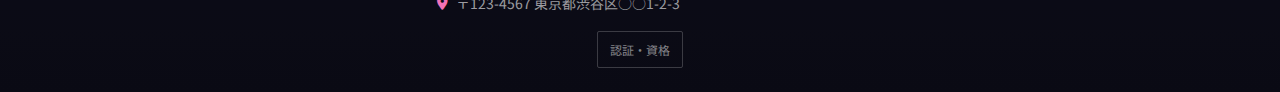
<file: contact.html>
<!DOCTYPE html>
<html lang="ja">
  <head>
    <meta charset="UTF-8" />
    <meta name="viewport" content="width=device-width, initial-scale=1.0" />
    <meta
      name="description"
      content="メモリアルホール光和は、長野県飯田市で「ご葬儀からご創儀へ」をコンセプトに、心を込めた葬儀サービスを提供しています。24時間365日対応、各種葬儀プランをご用意しております。"
    />
    <meta
      name="keywords"
      content="葬儀,葬儀場,メモリアルホール,光和,飯田市,長野県,家族葬,一般葬,直葬,24時間対応,創儀"
    />
    <meta name="author" content="メモリアルホール光和" />
    <meta name="robots" content="index, follow" />
    <meta name="googlebot" content="index, follow" />
    <link rel="canonical" href="https://memorial-kowa.example.com/" />

    <!-- Open Graph / Facebook -->
    <meta property="og:type" content="website" />
    <meta property="og:url" content="https://memorial-kowa.example.com/" />
    <meta
      property="og:title"
      content="メモリアルホール光和 | 長野県飯田市の葬儀場 - ご葬儀からご創儀へ"
    />
    <meta
      property="og:description"
      content="メモリアルホール光和は、長野県飯田市で「ご葬儀からご創儀へ」をコンセプトに、心を込めた葬儀サービスを提供しています。24時間365日対応、各種葬儀プランをご用意しております。"
    />
    <meta
      property="og:image"
      content="https://memorial-kowa.example.com/images/og-image.jpg"
    />
    <meta property="og:image:width" content="1200" />
    <meta property="og:image:height" content="630" />
    <meta property="og:locale" content="ja_JP" />
    <meta property="og:site_name" content="メモリアルホール光和" />

    <!-- Twitter Card -->
    <meta name="twitter:card" content="summary_large_image" />
    <meta name="twitter:url" content="https://memorial-kowa.example.com/" />
    <meta
      name="twitter:title"
      content="メモリアルホール光和 | 長野県飯田市の葬儀場 - ご葬儀からご創儀へ"
    />
    <meta
      name="twitter:description"
      content="メモリアルホール光和は、長野県飯田市で「ご葬儀からご創儀へ」をコンセプトに、心を込めた葬儀サービスを提供しています。24時間365日対応、各種葬儀プランをご用意しております。"
    />
    <meta
      name="twitter:image"
      content="https://memorial-kowa.example.com/images/og-image.jpg"
    />

    <title>
      メモリアルホール光和 | 長野県飯田市の葬儀場 - ご葬儀からご創儀へ
    </title>

    <!-- CSS Resources - Standard Loading to prevent FOUC -->
    <link rel="preconnect" href="https://fonts.googleapis.com" />
    <link rel="preconnect" href="https://fonts.gstatic.com" crossorigin />
    <link
      rel="stylesheet"
      href="https://fonts.googleapis.com/css2?family=Noto+Sans+JP:wght@300;400;500;700&family=Noto+Serif+JP:wght@400;700&display=swap"
    />
    <link
      rel="stylesheet"
      href="https://cdnjs.cloudflare.com/ajax/libs/font-awesome/6.5.1/css/all.min.css"
    />
    <!-- Modular CSS Architecture -->
    <link rel="stylesheet" href="css/base/variables.css" />
    <link rel="stylesheet" href="css/base/reset.css" />
    <link rel="stylesheet" href="css/layout/container.css" />
    <link rel="stylesheet" href="css/layout/header.css" />
    <link rel="stylesheet" href="css/layout/footer.css" />
    <link rel="stylesheet" href="css/layout/sidebar.css" />
    <link rel="stylesheet" href="css/layout/mobile-bar.css" />
    <link rel="stylesheet" href="css/components/buttons.css" />
    <link rel="stylesheet" href="css/components/cards.css" />
    <link rel="stylesheet" href="css/components/forms.css" />
    <link rel="stylesheet" href="css/components/animations.css" />
    <link rel="stylesheet" href="css/components/accessibility.css" />
    <link rel="stylesheet" href="css/pages/contact.css" />

    <!-- Favicon -->
    <link rel="icon" type="image/x-icon" href="/favicon.ico" />
    <link rel="apple-touch-icon" href="/apple-touch-icon.png" />

    <!-- JSON-LD Structured Data -->
    <script type="application/ld+json">
      {
        "@context": "https://schema.org",
        "@graph": [
          {
            "@type": "Organization",
            "@id": "https://memorial-kowa.example.com/#organization",
            "name": "メモリアルホール光和",
            "alternateName": "光和",
            "url": "https://memorial-kowa.example.com/",
            "logo": "https://memorial-kowa.example.com/images/logo.png",
            "contactPoint": {
              "@type": "ContactPoint",
              "telephone": "+81-0000-00-0000",
              "contactType": "customer service",
              "availableLanguage": "Japanese",
              "areaServed": "JP"
            },
            "address": {
              "@type": "PostalAddress",
              "addressCountry": "JP",
              "addressRegion": "長野県",
              "addressLocality": "飯田市",
              "streetAddress": "飯田市○○町○○番地",
              "postalCode": "000-0000"
            },
            "sameAs": [
              "https://www.facebook.com/memorial-kowa",
              "https://www.instagram.com/memorial_kowa"
            ]
          },
          {
            "@type": "LocalBusiness",
            "@id": "https://memorial-kowa.example.com/#localbusiness",
            "name": "メモリアルホール光和",
            "description": "長野県飯田市の葬儀場。「ご葬儀からご創儀へ」をコンセプトに、心を込めた葬儀サービスを提供しています。",
            "url": "https://memorial-kowa.example.com/",
            "telephone": "+81-0000-00-0000",
            "priceRange": "¥¥¥",
            "address": {
              "@type": "PostalAddress",
              "addressCountry": "JP",
              "addressRegion": "長野県",
              "addressLocality": "飯田市",
              "streetAddress": "飯田市○○町○○番地",
              "postalCode": "000-0000"
            },
            "geo": {
              "@type": "GeoCoordinates",
              "latitude": 35.5,
              "longitude": 137.8
            },
            "openingHours": "Mo-Su 00:00-23:59",
            "serviceArea": {
              "@type": "GeoCircle",
              "geoMidpoint": {
                "@type": "GeoCoordinates",
                "latitude": 35.5,
                "longitude": 137.8
              },
              "geoRadius": "50000"
            },
            "hasOfferCatalog": {
              "@type": "OfferCatalog",
              "name": "葬儀プラン",
              "itemListElement": [
                {
                  "@type": "Offer",
                  "itemOffered": {
                    "@type": "Service",
                    "name": "一般葬",
                    "description": "伝統的な葬儀形式で、多くの参列者をお迎えする葬儀プラン"
                  }
                },
                {
                  "@type": "Offer",
                  "itemOffered": {
                    "@type": "Service",
                    "name": "家族葬",
                    "description": "ご家族・親族中心の温かく静かなお別れの時間を大切にした葬儀プラン"
                  }
                },
                {
                  "@type": "Offer",
                  "itemOffered": {
                    "@type": "Service",
                    "name": "直葬",
                    "description": "シンプルで経済的な、火葬のみを行う葬儀プラン"
                  }
                }
              ]
            }
          },
          {
            "@type": "WebSite",
            "@id": "https://memorial-kowa.example.com/#website",
            "url": "https://memorial-kowa.example.com/",
            "name": "メモリアルホール光和",
            "description": "長野県飯田市の葬儀場。「ご葬儀からご創儀へ」をコンセプトに、心を込めた葬儀サービスを提供しています。",
            "publisher": {
              "@id": "https://memorial-kowa.example.com/#organization"
            },
            "potentialAction": [
              {
                "@type": "SearchAction",
                "target": {
                  "@type": "EntryPoint",
                  "urlTemplate": "https://memorial-kowa.example.com/search?q={search_term_string}"
                },
                "query-input": "required name=search_term_string"
              }
            ]
          },
          {
            "@type": "BreadcrumbList",
            "@id": "https://memorial-kowa.example.com/#breadcrumb",
            "itemListElement": [
              {
                "@type": "ListItem",
                "position": 1,
                "name": "ホーム",
                "item": "https://memorial-kowa.example.com/"
              }
            ]
          }
        ]
      }
    </script>
  </head>
  <body>

    <!-- Accessibility Controls -->
    <div
      class="accessibility-controls"
      role="toolbar"
      aria-label="アクセシビリティ設定"
    >
      <button
        class="accessibility-btn motion-toggle-btn"
        aria-label="アニメーションを停止/再生する"
        aria-pressed="false"
      >
        <i class="fas fa-pause" aria-hidden="true"></i>
      </button>
    </div>

    <!-- Header -->
    <header class="header" role="banner">
      <div class="container">
        <div class="header__inner">
          <!-- Logo -->
          <div class="header__logo">
            <a
              href="/"
              class="logo"
              aria-label="メモリアルホール光和 ホームページ"
            >
              <span class="logo__main">メモリアルホール</span>
              <span class="logo__sub">光和</span>
            </a>
          </div>

          <!-- Desktop Navigation -->
          <nav
            id="nav"
            class="header__nav"
            role="navigation"
            aria-label="メインナビゲーション"
          >
            <ul class="nav__list">
              <li class="nav__item">
                <a href="/" class="nav__link" aria-current="page">
                  <i class="fas fa-home nav__icon" aria-hidden="true"></i>
                  <span>トップ</span>
                </a>
              </li>
              <li class="nav__item">
                <a href="#plans" class="nav__link">
                  <i class="fas fa-list-alt nav__icon" aria-hidden="true"></i>
                  <span>葬儀プラン</span>
                </a>
              </li>
              <li class="nav__item">
                <a href="#facilities" class="nav__link">
                  <i class="fas fa-building nav__icon" aria-hidden="true"></i>
                  <span>式場・施設案内</span>
                </a>
              </li>
              <li class="nav__item nav__item--dropdown">
                <button
                  class="nav__link nav__dropdown-toggle"
                  aria-expanded="false"
                  aria-haspopup="true"
                  data-dropdown="funeral-info"
                >
                  <i
                    class="fas fa-info-circle nav__icon"
                    aria-hidden="true"
                  ></i>
                  <span>葬儀について</span>
                  <i
                    class="fas fa-chevron-down nav__arrow"
                    aria-hidden="true"
                  ></i>
                </button>
                <ul
                  class="dropdown"
                  id="funeral-info-dropdown"
                  role="menu"
                  aria-labelledby="funeral-info"
                >
                  <li class="dropdown__item" role="none">
                    <a href="#flow" class="dropdown__link" role="menuitem">
                      <i class="fas fa-route" aria-hidden="true"></i>
                      <span>葬儀の流れ</span>
                    </a>
                  </li>
                  <li class="dropdown__item" role="none">
                    <a href="#manner" class="dropdown__link" role="menuitem">
                      <i class="fas fa-hand-peace" aria-hidden="true"></i>
                      <span>葬儀のマナー</span>
                    </a>
                  </li>
                  <li class="dropdown__item" role="none">
                    <a href="#faq" class="dropdown__link" role="menuitem">
                      <i class="fas fa-question-circle" aria-hidden="true"></i>
                      <span>よくある質問</span>
                    </a>
                  </li>
                </ul>
              </li>
              <li class="nav__item nav__item--dropdown">
                <button
                  class="nav__link nav__dropdown-toggle"
                  aria-expanded="false"
                  aria-haspopup="true"
                  data-dropdown="company"
                >
                  <i class="fas fa-users nav__icon" aria-hidden="true"></i>
                  <span>会社案内</span>
                  <i
                    class="fas fa-chevron-down nav__arrow"
                    aria-hidden="true"
                  ></i>
                </button>
                <ul
                  class="dropdown"
                  id="company-dropdown"
                  role="menu"
                  aria-labelledby="company"
                >
                  <li class="dropdown__item" role="none">
                    <a
                      href="#company-info"
                      class="dropdown__link"
                      role="menuitem"
                    >
                      <i class="fas fa-building-columns" aria-hidden="true"></i>
                      <span>企業情報</span>
                    </a>
                  </li>
                  <li class="dropdown__item" role="none">
                    <a href="#staff" class="dropdown__link" role="menuitem">
                      <i class="fas fa-user-tie" aria-hidden="true"></i>
                      <span>スタッフ紹介</span>
                    </a>
                  </li>
                </ul>
              </li>
            </ul>
          </nav>

          <!-- Mobile Menu Toggle -->
          <button
            class="mobile-menu-toggle"
            aria-label="メニューを開く"
            aria-expanded="false"
            aria-controls="mobile-menu"
          >
            <span class="mobile-menu-toggle__line"></span>
            <span class="mobile-menu-toggle__line"></span>
            <span class="mobile-menu-toggle__line"></span>
          </button>
        </div>
      </div>

      <!-- Mobile Menu Overlay -->
      <div class="mobile-menu-overlay" id="mobile-menu-overlay"></div>

      <!-- Mobile Menu -->
      <nav
        class="mobile-menu"
        id="mobile-menu"
        role="navigation"
        aria-label="モバイルメニュー"
      >
        <div class="mobile-menu__header">
          <span class="mobile-menu__title">メニュー</span>
          <button class="mobile-menu__close" aria-label="メニューを閉じる">
            <i class="fas fa-times" aria-hidden="true"></i>
          </button>
        </div>
        <ul class="mobile-menu__list">
          <li class="mobile-menu__item">
            <a href="/" class="mobile-menu__link" aria-current="page">
              <i class="fas fa-home" aria-hidden="true"></i>
              <span>トップ</span>
            </a>
          </li>
          <li class="mobile-menu__item">
            <a href="#plans" class="mobile-menu__link">
              <i class="fas fa-list-alt" aria-hidden="true"></i>
              <span>葬儀プラン</span>
            </a>
          </li>
          <li class="mobile-menu__item">
            <a href="#facilities" class="mobile-menu__link">
              <i class="fas fa-building" aria-hidden="true"></i>
              <span>式場・施設案内</span>
            </a>
          </li>
          <li class="mobile-menu__item mobile-menu__item--expandable">
            <button
              class="mobile-menu__link mobile-menu__expand-toggle"
              aria-expanded="false"
              data-target="funeral-submenu"
            >
              <i class="fas fa-info-circle" aria-hidden="true"></i>
              <span>葬儀について</span>
              <i
                class="fas fa-chevron-down mobile-menu__arrow"
                aria-hidden="true"
              ></i>
            </button>
            <ul class="mobile-submenu" id="funeral-submenu">
              <li class="mobile-submenu__item">
                <a href="#flow" class="mobile-submenu__link">
                  <i class="fas fa-route" aria-hidden="true"></i>
                  <span>葬儀の流れ</span>
                </a>
              </li>
              <li class="mobile-submenu__item">
                <a href="#manner" class="mobile-submenu__link">
                  <i class="fas fa-hand-peace" aria-hidden="true"></i>
                  <span>葬儀のマナー</span>
                </a>
              </li>
              <li class="mobile-submenu__item">
                <a href="#faq" class="mobile-submenu__link">
                  <i class="fas fa-question-circle" aria-hidden="true"></i>
                  <span>よくある質問</span>
                </a>
              </li>
            </ul>
          </li>
          <li class="mobile-menu__item mobile-menu__item--expandable">
            <button
              class="mobile-menu__link mobile-menu__expand-toggle"
              aria-expanded="false"
              data-target="company-submenu"
            >
              <i class="fas fa-users" aria-hidden="true"></i>
              <span>会社案内</span>
              <i
                class="fas fa-chevron-down mobile-menu__arrow"
                aria-hidden="true"
              ></i>
            </button>
            <ul class="mobile-submenu" id="company-submenu">
              <li class="mobile-submenu__item">
                <a href="#company-info" class="mobile-submenu__link">
                  <i class="fas fa-building-columns" aria-hidden="true"></i>
                  <span>企業情報</span>
                </a>
              </li>
              <li class="mobile-submenu__item">
                <a href="#staff" class="mobile-submenu__link">
                  <i class="fas fa-user-tie" aria-hidden="true"></i>
                  <span>スタッフ紹介</span>
                </a>
              </li>
            </ul>
          </li>
        </ul>

        <!-- Mobile Menu CTA -->
        <div class="mobile-menu__cta">
          <a href="tel:0000-00-0000" class="btn btn--primary btn--lg">
            <i class="fas fa-phone" aria-hidden="true"></i>
            <span>今すぐ相談</span>
          </a>
          <a href="#contact" class="btn btn--secondary btn--lg">
            <i class="fas fa-file-alt" aria-hidden="true"></i>
            <span>資料請求</span>
          </a>
        </div>
      </nav>
    </header>

    <!--お問い合わせフォーム -->
    <section
      class="club-contact"
      id="club-contact"
      aria-labelledby="club-contact-title"
    >
      <div class="container">
        <header class="section-header">
          <h2 class="section-title" id="club-contact-title">
            <span class="section-title__main">お問い合わせ</span>
            <span class="section-title__sub">Contact</span>
          </h2>
          <p class="section-description">
            光和アルファ倶楽部への入会や詳細について、お気軽にお問い合わせください。<br />
            専門スタッフが丁寧にご説明いたします。
          </p>
        </header>

        <div class="club-contact__content">
          <form class="club-form" id="clubForm" novalidate>
            <div class="club-form__section">
              <h3 class="club-form__section-title">
                <i class="fas fa-user"></i>
                お客様情報
              </h3>

              <!-- お名前 -->
              <div class="form-group">
                <label for="club-name" class="form-label">
                  お名前 <span class="required">必須</span>
                </label>
                <input
                  type="text"
                  id="club-name"
                  name="name"
                  class="form-input"
                  required
                  placeholder="山田 太郎"
                  aria-required="true"
                />
                <span class="form-error" role="alert"></span>
              </div>

              <!-- フリガナ -->
              <div class="form-group">
                <label for="club-kana" class="form-label">
                  フリガナ <span class="required">必須</span>
                </label>
                <input
                  type="text"
                  id="club-kana"
                  name="kana"
                  class="form-input"
                  required
                  placeholder="ヤマダ タロウ"
                  aria-required="true"
                  pattern="[\u30A0-\u30FF\s]+"
                />
                <span class="form-error" role="alert"></span>
              </div>

              <!-- 年齢 -->
              <div class="form-group">
                <label for="club-age" class="form-label"> 年齢 </label>
                <select id="club-age" name="age" class="form-select">
                  <option value="">選択してください</option>
                  <option value="20-29">20代</option>
                  <option value="30-39">30代</option>
                  <option value="40-49">40代</option>
                  <option value="50-59">50代</option>
                  <option value="60-69">60代</option>
                  <option value="70-79">70代</option>
                  <option value="80+">80歳以上</option>
                </select>
              </div>

              <div class="form-row">
                <!-- 電話番号 -->
                <div class="form-group">
                  <label for="club-phone" class="form-label">
                    電話番号 <span class="required">必須</span>
                  </label>
                  <input
                    type="tel"
                    id="club-phone"
                    name="phone"
                    class="form-input"
                    required
                    placeholder="090-1234-5678"
                    pattern="[0-9]{2,4}-[0-9]{2,4}-[0-9]{3,4}"
                    aria-required="true"
                  />
                  <span class="form-error" role="alert"></span>
                </div>

                <!-- メールアドレス -->
                <div class="form-group">
                  <label for="club-email" class="form-label">
                    メールアドレス <span class="required">必須</span>
                  </label>
                  <input
                    type="email"
                    id="club-email"
                    name="email"
                    class="form-input"
                    required
                    placeholder="example@email.com"
                    aria-required="true"
                  />
                  <span class="form-error" role="alert"></span>
                </div>
              </div>

              <!-- 住所 -->
              <div class="form-group">
                <label for="club-postal" class="form-label"> 郵便番号 </label>
                <input
                  type="text"
                  id="club-postal"
                  name="postal"
                  class="form-input form-input--postal"
                  placeholder="123-4567"
                  pattern="[0-9]{3}-[0-9]{4}"
                />
              </div>

              <div class="form-group">
                <label for="club-address" class="form-label"> ご住所 </label>
                <input
                  type="text"
                  id="club-address"
                  name="address"
                  class="form-input"
                  placeholder="長野県飯田市○○町1-2-3"
                />
              </div>
            </div>

            <div class="club-form__section">
              <h3 class="club-form__section-title">
                <i class="fas fa-comment-dots"></i>
                お問い合わせ内容
              </h3>

              <!-- お問い合わせ種別 -->
              <div class="form-group">
                <label for="club-inquiry-type" class="form-label">
                  お問い合わせ種別 <span class="required">必須</span>
                </label>
                <div class="form-radio-group">
                  <label class="form-radio">
                    <input
                      type="radio"
                      name="inquiry_type"
                      value="join"
                      required
                    />
                    <span>入会希望</span>
                  </label>
                  <label class="form-radio">
                    <input
                      type="radio"
                      name="inquiry_type"
                      value="info"
                      required
                    />
                    <span>資料請求</span>
                  </label>
                  <label class="form-radio">
                    <input
                      type="radio"
                      name="inquiry_type"
                      value="question"
                      required
                    />
                    <span>ご質問・ご相談</span>
                  </label>
                  <label class="form-radio">
                    <input
                      type="radio"
                      name="inquiry_type"
                      value="other"
                      required
                    />
                    <span>その他</span>
                  </label>
                </div>
                <span class="form-error" role="alert"></span>
              </div>

              <!-- ご質問・ご要望 -->
              <div class="form-group">
                <label for="club-message" class="form-label">
                  ご質問・ご要望
                </label>
                <textarea
                  id="club-message"
                  name="message"
                  class="form-textarea"
                  rows="6"
                  placeholder="ご質問やご要望をお聞かせください"
                ></textarea>
              </div>

              <!-- 希望連絡方法 -->
              <div class="form-group">
                <label class="form-label"> 希望連絡方法 </label>
                <div class="form-checkbox-group">
                  <label class="form-checkbox">
                    <input
                      type="checkbox"
                      name="contact_method[]"
                      value="phone"
                    />
                    <span>電話</span>
                  </label>
                  <label class="form-checkbox">
                    <input
                      type="checkbox"
                      name="contact_method[]"
                      value="email"
                    />
                    <span>メール</span>
                  </label>
                  <label class="form-checkbox">
                    <input
                      type="checkbox"
                      name="contact_method[]"
                      value="postal"
                    />
                    <span>郵送</span>
                  </label>
                </div>
              </div>
            </div>

            <!-- プライバシーポリシー -->
            <div class="form-group">
              <label class="form-checkbox form-checkbox--agreement">
                <input type="checkbox" name="privacy" required />
                <span>
                  <a href="#privacy" target="_blank">プライバシーポリシー</a
                  >に同意する
                  <span class="required">必須</span>
                </span>
              </label>
              <span class="form-error" role="alert"></span>
            </div>

            <!-- 送信ボタン -->
            <div class="form-actions">
              <button type="reset" class="btn btn--outline">
                <i class="fas fa-redo"></i>
                リセット
              </button>
              <button
                type="submit"
                class="btn btn--primary btn--large form-submit"
              >
                <i class="fas fa-paper-plane"></i>
                送信する
              </button>
            </div>
          </form>

          <!-- サイドバー情報 -->
          <aside class="club-contact__sidebar">
            <div class="club-info-card">
              <h3 class="club-info-card__title">
                <i class="fas fa-info-circle"></i>
                アルファ倶楽部入会のメリット
              </h3>
              <ul class="club-info-card__list">
                <li>
                  <i class="fas fa-check"></i>
                  生涯会員制（年会費不要）
                </li>
                <li>
                  <i class="fas fa-check"></i>
                  葬儀基本料金10%割引
                </li>
                <li>
                  <i class="fas fa-check"></i>
                  弔慰金10%給付
                </li>
                <li>
                  <i class="fas fa-check"></i>
                  法律相談サービス
                </li>
                <li>
                  <i class="fas fa-check"></i>
                  権利継承可能
                </li>
              </ul>
            </div>

            <div class="club-info-card">
              <h3 class="club-info-card__title">
                <i class="fas fa-phone-alt"></i>
                お電話でのお問い合わせ
              </h3>
              <div class="club-info-card__phone">
                <a href="tel:0000-00-0000">
                  <span class="club-info-card__phone-number">0000-00-0000</span>
                  <span class="club-info-card__phone-hours"
                    >受付時間: 9:00〜18:00</span
                  >
                </a>
              </div>
            </div>

            <div class="club-info-card">
              <h3 class="club-info-card__title">
                <i class="fas fa-map-marker-alt"></i>
                ご来店でのご相談
              </h3>
              <p class="club-info-card__text">
                直接のご相談も承っております。<br />
                事前にお電話でご予約いただくと、スムーズにご案内できます。
              </p>
              <a href="#access" class="btn btn--outline btn--sm">
                <i class="fas fa-map"></i>
                アクセス情報
              </a>
            </div>
          </aside>
        </div>
      </div>
    </section>

    <!-- Fixed CTA Sidebar (PC) -->
    <aside
      class="fixed-sidebar"
      role="complementary"
      aria-label="固定アクションメニュー"
    >
      <div class="fixed-sidebar__header">
        <span class="fixed-sidebar__title">24時間対応</span>
      </div>

      <a
        href="tel:0000-00-0000"
        class="fixed-sidebar__item fixed-sidebar__item--phone"
        aria-label="今すぐお電話 0000-00-0000"
      >
        <div class="fixed-sidebar__icon">
          <i class="fas fa-phone"></i>
          <span class="pulse-ring"></span>
        </div>
        <div class="fixed-sidebar__content">
          <span class="fixed-sidebar__label">電話相談</span>
          <span class="fixed-sidebar__phone">0000-00-0000</span>
        </div>
      </a>

      <a
        href="https://line.me/R/ti/p/@example"
        class="fixed-sidebar__item fixed-sidebar__item--line"
        aria-label="LINEで相談"
      >
        <div class="fixed-sidebar__icon">
          <i class="fab fa-line"></i>
        </div>
        <div class="fixed-sidebar__content">
          <span class="fixed-sidebar__label">LINE相談</span>
          <span class="fixed-sidebar__sub">気軽に相談</span>
        </div>
      </a>

      <a
        href="#contact"
        class="fixed-sidebar__item fixed-sidebar__item--document"
        aria-label="無料資料請求"
      >
        <div class="fixed-sidebar__icon">
          <i class="fas fa-file-alt"></i>
        </div>
        <div class="fixed-sidebar__content">
          <span class="fixed-sidebar__label">資料請求</span>
          <span class="fixed-sidebar__sub">無料</span>
        </div>
      </a>

      <a
        href="#plans"
        class="fixed-sidebar__item fixed-sidebar__item--plans"
        aria-label="プラン一覧を見る"
      >
        <div class="fixed-sidebar__icon">
          <i class="fas fa-list-alt"></i>
        </div>
        <div class="fixed-sidebar__content">
          <span class="fixed-sidebar__label">プラン</span>
          <span class="fixed-sidebar__sub">料金確認</span>
        </div>
      </a>

      <button
        class="fixed-sidebar__item fixed-sidebar__item--scroll"
        id="backToTop"
        aria-label="ページトップへ戻る"
      >
        <div class="fixed-sidebar__icon">
          <i class="fas fa-arrow-up"></i>
        </div>
        <div class="fixed-sidebar__content">
          <span class="fixed-sidebar__label">TOP</span>
        </div>
      </button>
    </aside>

    <!-- Progress Bar -->
    <div class="progress-bar" id="progressBar"></div>

    <!-- Back to Top Button -->
    <button class="back-to-top" id="backToTop" aria-label="ページトップへ戻る">
      <i class="fas fa-chevron-up" aria-hidden="true"></i>
    </button>

    <!-- Fixed Bottom Bar (Mobile) -->
    <nav
      class="fixed-bottom-bar"
      role="navigation"
      aria-label="モバイル固定アクションバー"
    >
      <a
        href="tel:0000-00-0000"
        class="fixed-bottom-bar__item fixed-bottom-bar__item--phone"
        aria-label="今すぐ電話"
      >
        <div class="fixed-bottom-bar__icon">
          <i class="fas fa-phone"></i>
          <span class="pulse-dot"></span>
        </div>
        <span class="fixed-bottom-bar__label">電話</span>
      </a>

      <a
        href="https://line.me/R/ti/p/@example"
        class="fixed-bottom-bar__item fixed-bottom-bar__item--line"
        aria-label="LINEで相談"
      >
        <div class="fixed-bottom-bar__icon">
          <i class="fab fa-line"></i>
        </div>
        <span class="fixed-bottom-bar__label">LINE</span>
      </a>

      <a
        href="#contact"
        class="fixed-bottom-bar__item fixed-bottom-bar__item--document"
        aria-label="資料請求"
      >
        <div class="fixed-bottom-bar__icon">
          <i class="fas fa-file-alt"></i>
        </div>
        <span class="fixed-bottom-bar__label">資料請求</span>
      </a>

      <button
        class="fixed-bottom-bar__item fixed-bottom-bar__item--menu mobile-menu-toggle-bottom"
        aria-label="メニューを開く"
      >
        <div class="fixed-bottom-bar__icon">
          <i class="fas fa-bars"></i>
        </div>
        <span class="fixed-bottom-bar__label">メニュー</span>
      </button>
    </nav>

    <!-- Footer -->
    <footer class="footer" role="contentinfo">
      <div class="footer__top">
        <div class="container">
          <div class="footer__grid">
            <!-- Company Info -->
            <div class="footer__column footer__column--main">
              <div class="footer__logo">
                <h2 class="footer__brand">メモリアルホール光和</h2>
              </div>
              <p class="footer__description">
                心を込めて、最期のお別れをお手伝いいたします。<br />
                24時間365日、皆様のご相談をお待ちしております。
              </p>
              <div class="footer__contact-info">
                <a href="tel:0120-000-000" class="footer__phone">
                  <i class="fas fa-phone-alt"></i>
                  <span>
                    <strong>0120-000-000</strong>
                    <small>24時間365日受付</small>
                  </span>
                </a>
              </div>
              <div class="footer__social">
                <a href="#" class="footer__social-link" aria-label="Facebook">
                  <i class="fab fa-facebook-f"></i>
                </a>
                <a href="#" class="footer__social-link" aria-label="Twitter">
                  <i class="fab fa-twitter"></i>
                </a>
                <a href="#" class="footer__social-link" aria-label="Instagram">
                  <i class="fab fa-instagram"></i>
                </a>
                <a href="#" class="footer__social-link" aria-label="LINE">
                  <i class="fab fa-line"></i>
                </a>
              </div>
            </div>

            <!-- Services -->
            <div class="footer__column">
              <h3 class="footer__title">
                <i class="fas fa-hands-praying"></i>
                サービス
              </h3>
              <ul class="footer__links">
                <li><a href="#plans">葬儀プラン一覧</a></li>
                <li><a href="#facilities">式場・施設案内</a></li>
                <li><a href="#flow">葬儀の流れ</a></li>
                <li><a href="#manner">葬儀のマナー</a></li>
                <li><a href="#emergency">緊急の方はこちら</a></li>
                <li><a href="#consultation">事前相談</a></li>
              </ul>
            </div>

            <!-- Company -->
            <div class="footer__column">
              <h3 class="footer__title">
                <i class="fas fa-building"></i>
                会社情報
              </h3>
              <ul class="footer__links">
                <li><a href="#company-info">会社概要</a></li>
                <li><a href="#staff">スタッフ紹介</a></li>
                <li><a href="#access">アクセス・地図</a></li>
                <li><a href="#news">お知らせ</a></li>
                <li><a href="#recruit">採用情報</a></li>
                <li><a href="#privacy">プライバシーポリシー</a></li>
              </ul>
            </div>

            <!-- Quick Links -->
            <div class="footer__column">
              <h3 class="footer__title">
                <i class="fas fa-link"></i>
                お役立ち情報
              </h3>
              <ul class="footer__links">
                <li><a href="#faq">よくあるご質問</a></li>
                <li><a href="#customer-voices">お客様の声</a></li>
                <li><a href="#blog">葬儀の豆知識</a></li>
                <li><a href="#contact">お問い合わせ</a></li>
                <li><a href="#document">資料請求</a></li>
                <li><a href="#sitemap">サイトマップ</a></li>
              </ul>
            </div>
          </div>
        </div>
      </div>

      <!-- Footer Middle -->
      <div class="footer__middle">
        <div class="container">
          <div class="footer__features">
            <div class="footer__feature">
              <i class="fas fa-shield-alt"></i>
              <div>
                <strong>安心の実績</strong>
                <span>創業50年の信頼</span>
              </div>
            </div>
            <div class="footer__feature">
              <i class="fas fa-award"></i>
              <div>
                <strong>厚生労働省認定</strong>
                <span>優良葬祭事業者</span>
              </div>
            </div>
            <div class="footer__feature">
              <i class="fas fa-users"></i>
              <div>
                <strong>年間実績</strong>
                <span>1,000件以上</span>
              </div>
            </div>
            <div class="footer__feature">
              <i class="fas fa-heart"></i>
              <div>
                <strong>満足度</strong>
                <span>98%以上</span>
              </div>
            </div>
          </div>
        </div>
      </div>

      <!-- Footer Bottom -->
      <div class="footer__bottom">
        <div class="container">
          <div class="footer__bottom-content">
            <div class="footer__copyright">
              <p>&copy; 2024 メモリアルホール光和. All rights reserved.</p>
              <p class="footer__address">
                <i class="fas fa-map-marker-alt"></i>
                〒123-4567 東京都渋谷区○○1-2-3
              </p>
            </div>
            <div class="footer__certifications">
              <span class="footer__cert-text">認証・資格</span>
            </div>
          </div>
        </div>
      </div>
    </footer>

    <!-- JavaScript - Deferred Loading -->
    <script src="js/main.js" defer></script>
  </body>
</html>
</file>
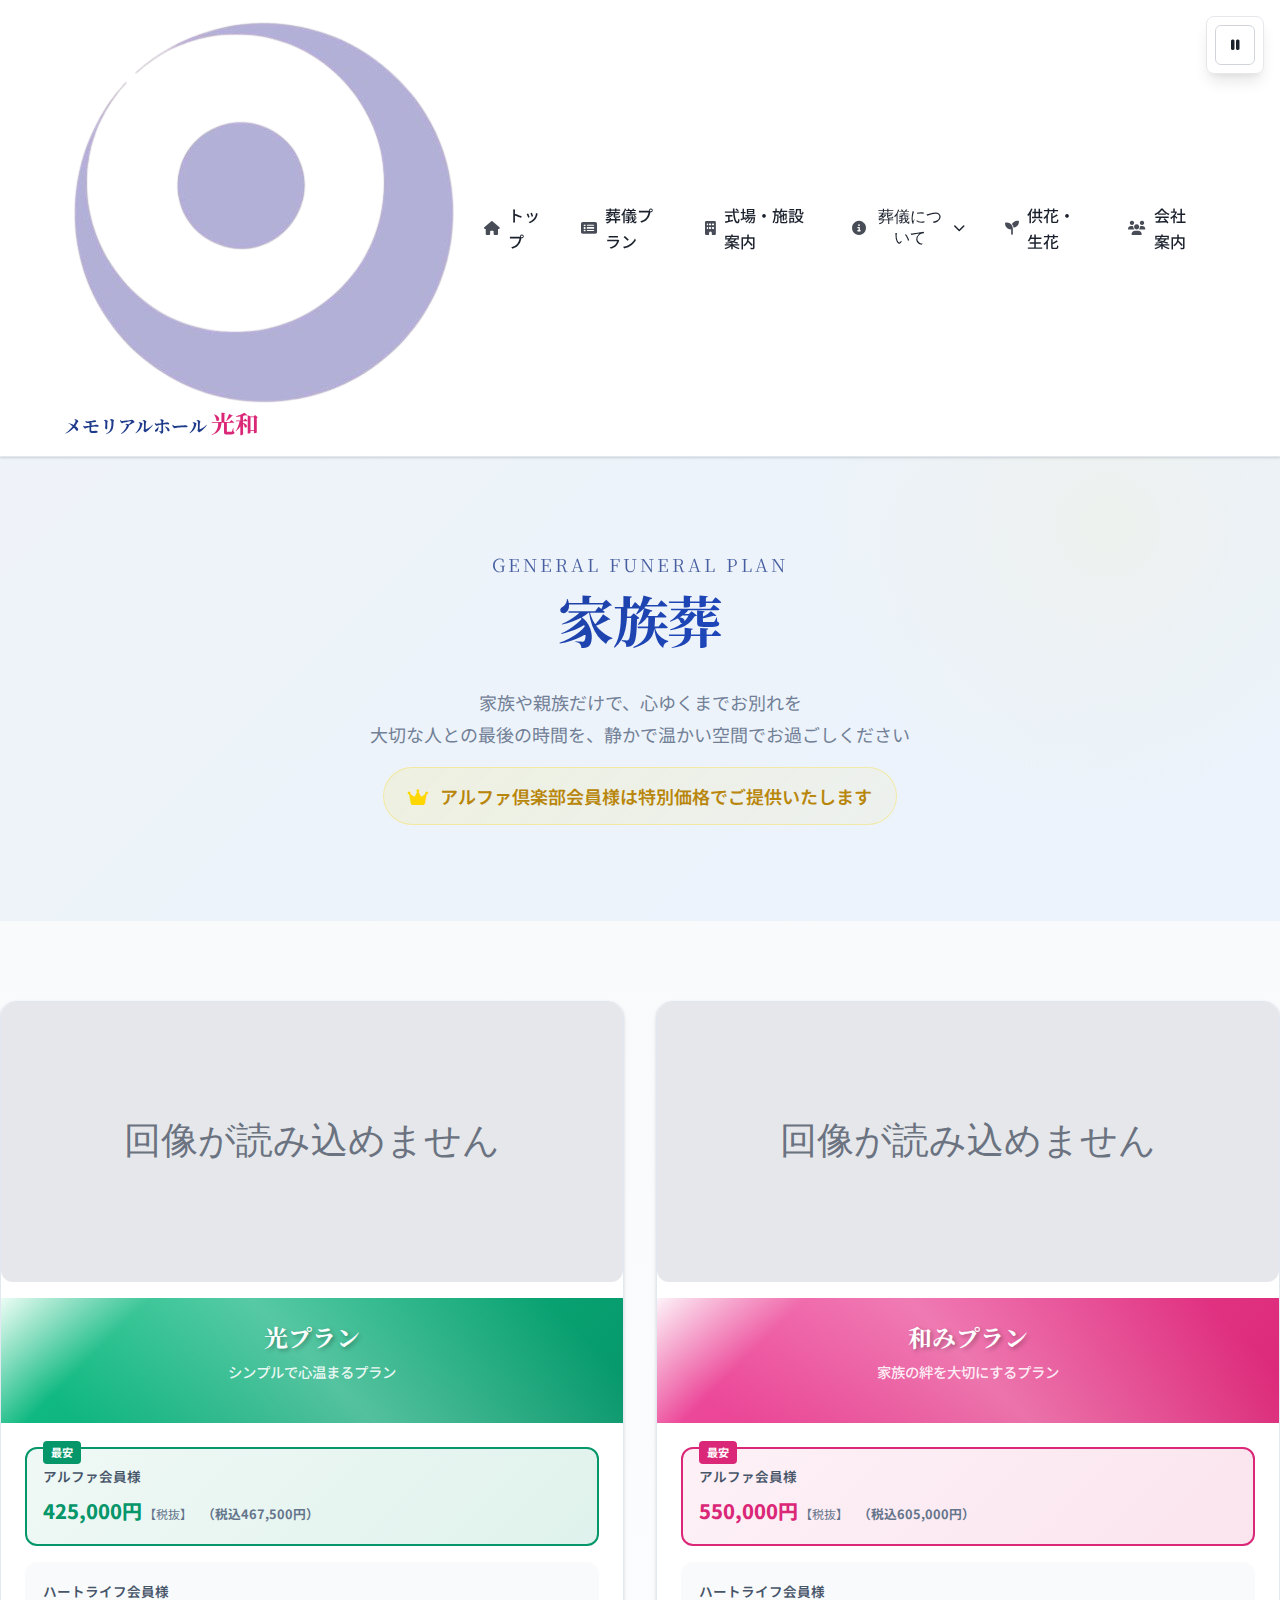
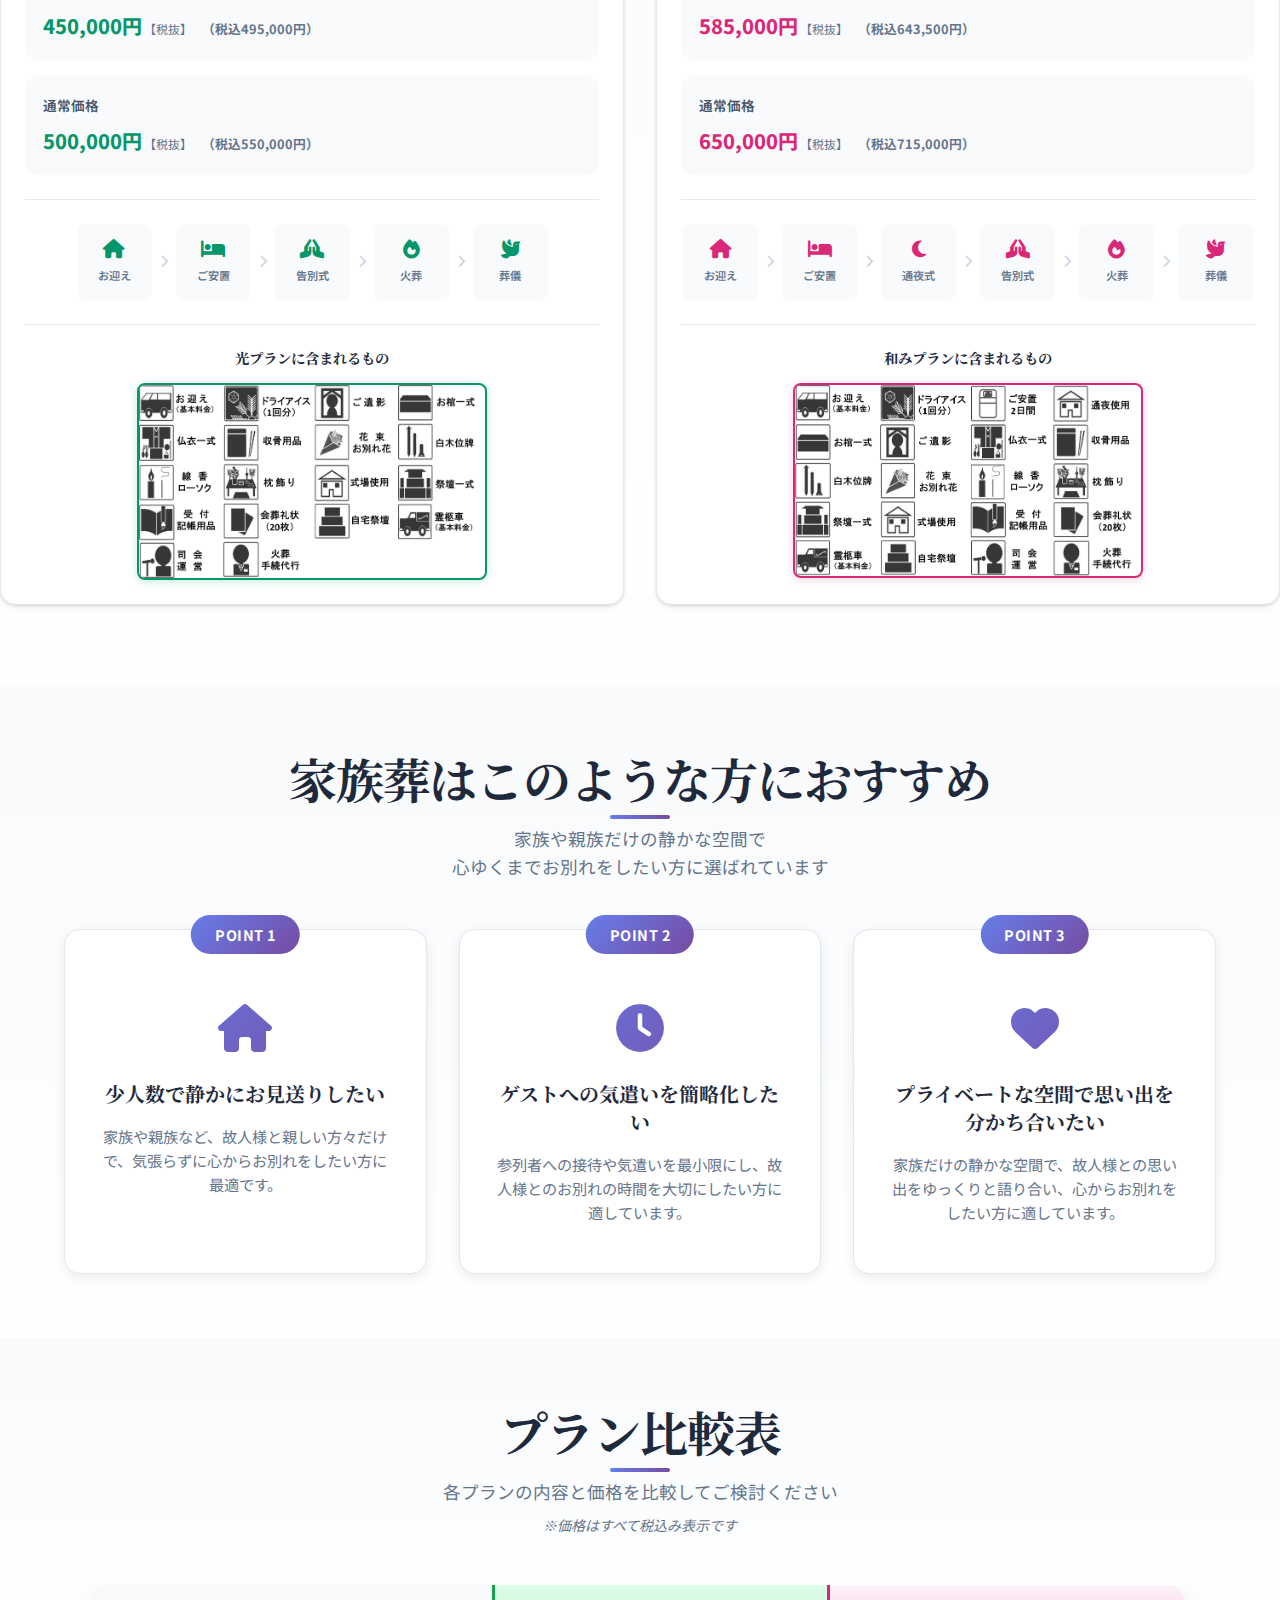
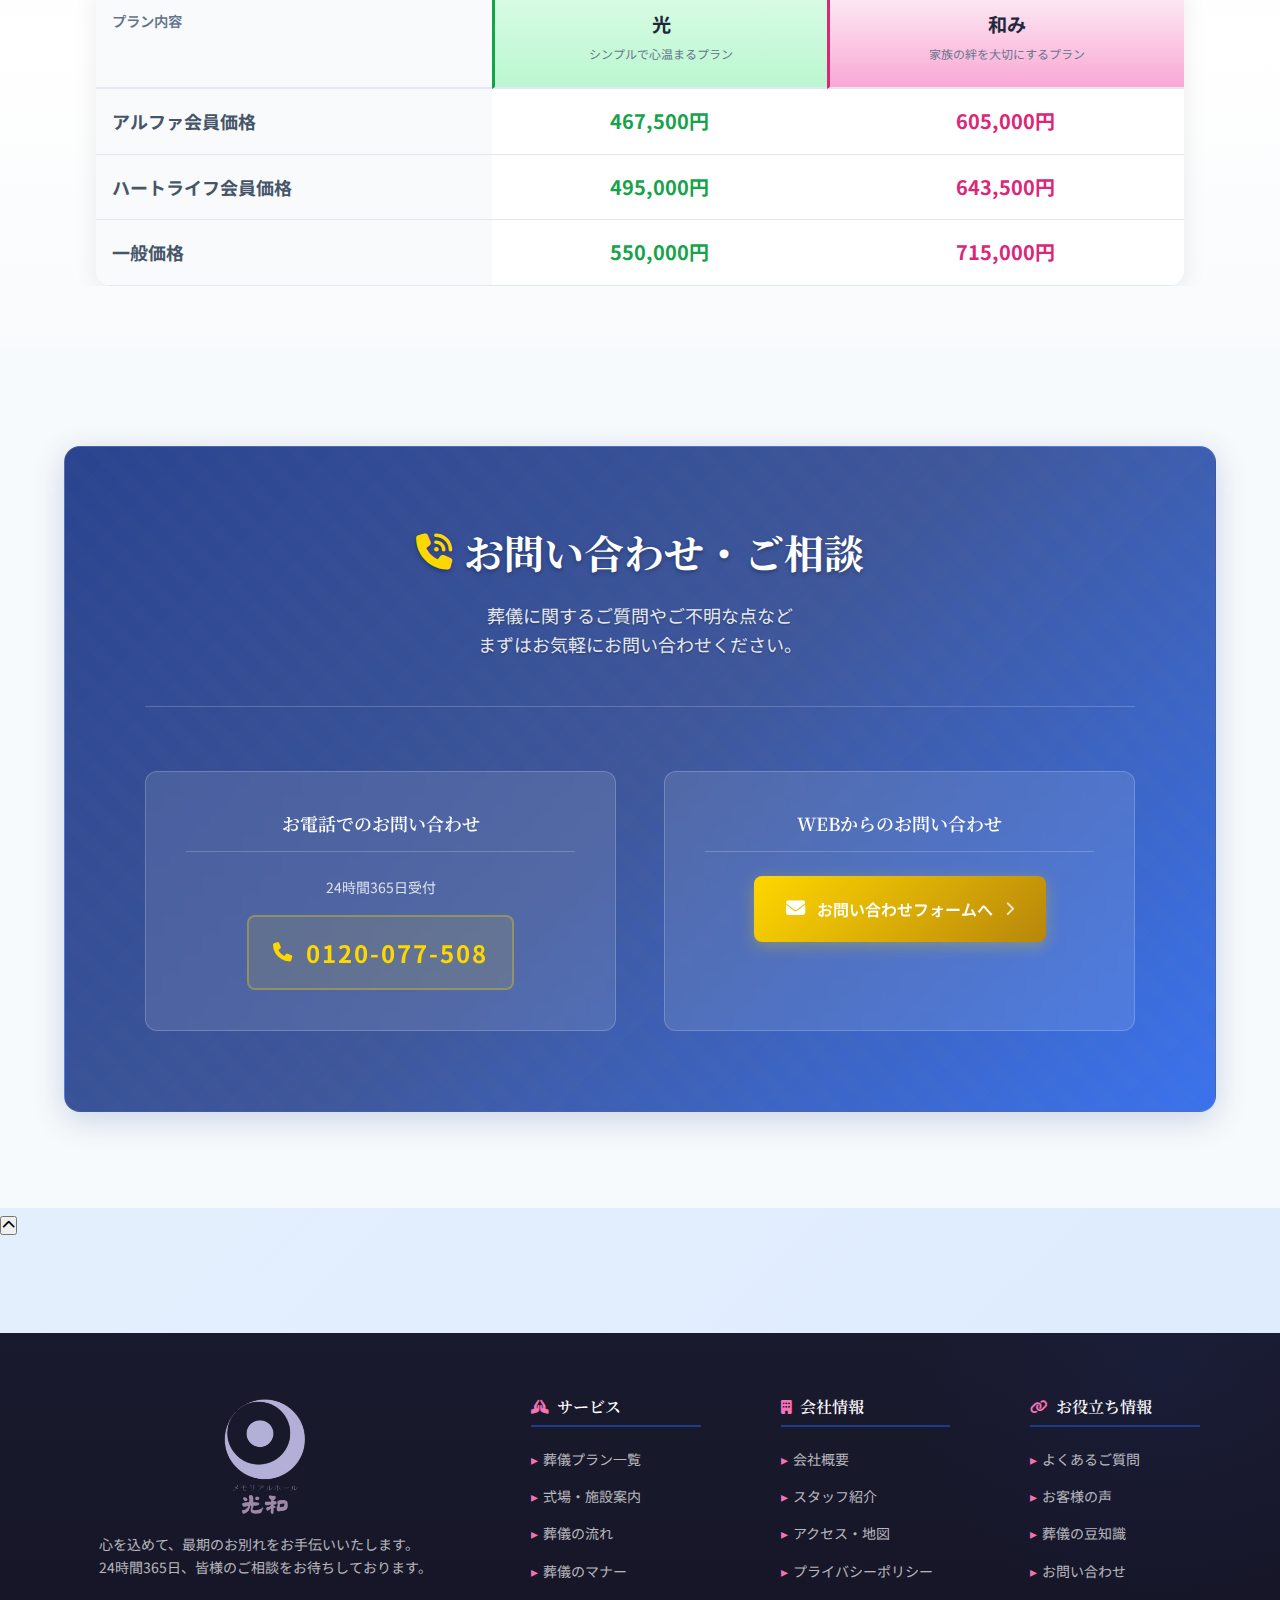
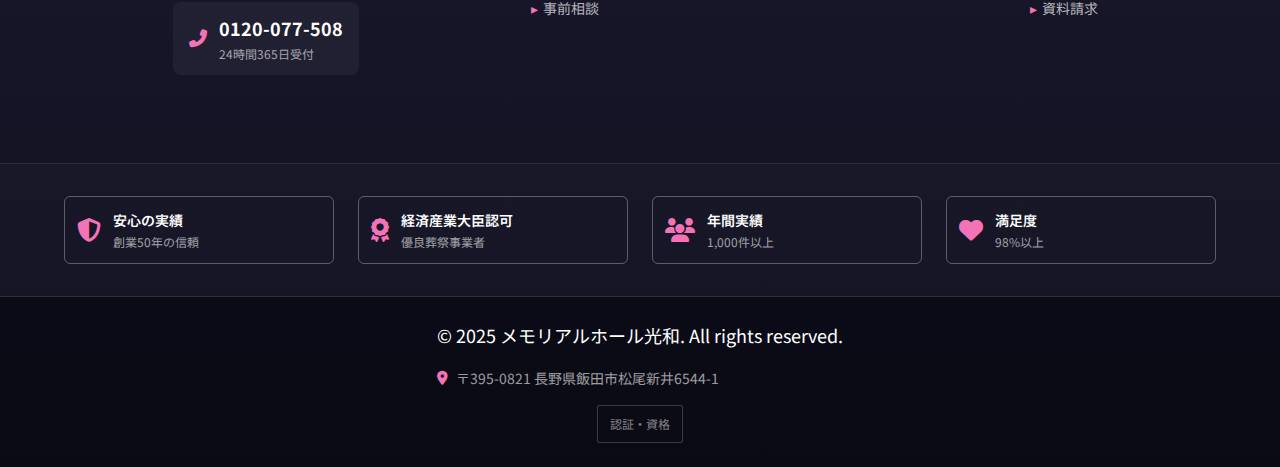
<file: family.html>
<!DOCTYPE html>
<html lang="ja">
<head>
    <meta charset="UTF-8">
    <meta name="viewport" content="width=device-width, initial-scale=1.0">
    <meta name="description" content="メモリアルホール光和は、長野県飯田市で「ご葬儀からご創儀へ」をコンセプトに、心を込めた葬儀サービスを提供しています。24時間365日対応、各種葬儀プランをご用意しております。">
    <meta name="keywords" content="葬儀,葬儀場,メモリアルホール,光和,飯田市,長野県,家族葬,一般葬,直葬,24時間対応,創儀">
    <meta name="author" content="メモリアルホール光和">
    <meta name="robots" content="index, follow">
    <meta name="googlebot" content="index, follow">
    <link rel="canonical" href="https://memorial-kowa.example.com/">
    
    <!-- Open Graph / Facebook -->
    <meta property="og:type" content="website">
    <meta property="og:url" content="https://memorial-kowa.example.com/">
    <meta property="og:title" content="メモリアルホール光和 | 長野県飯田市の葬儀場 - ご葬儀からご創儀へ">
    <meta property="og:description" content="メモリアルホール光和は、長野県飯田市で「ご葬儀からご創儀へ」をコンセプトに、心を込めた葬儀サービスを提供しています。24時間365日対応、各種葬儀プランをご用意しております。">
    <meta property="og:image" content="https://memorial-kowa.example.com/images/og-image.jpg">
    <meta property="og:image:width" content="1200">
    <meta property="og:image:height" content="630">
    <meta property="og:locale" content="ja_JP">
    <meta property="og:site_name" content="メモリアルホール光和">
    
    <!-- Twitter Card -->
    <meta name="twitter:card" content="summary_large_image">
    <meta name="twitter:url" content="https://memorial-kowa.example.com/">
    <meta name="twitter:title" content="メモリアルホール光和 | 長野県飯田市の葬儀場 - ご葬儀からご創儀へ">
    <meta name="twitter:description" content="メモリアルホール光和は、長野県飯田市で「ご葬儀からご創儀へ」をコンセプトに、心を込めた葬儀サービスを提供しています。24時間365日対応、各種葬儀プランをご用意しております。">
    <meta name="twitter:image" content="https://memorial-kowa.example.com/images/og-image.jpg">
    
    <title>家族葬プラン | メモリアルホール光和 - 長野県飯田市の葬儀場</title>
    
    <!-- CSS Resources - Standard Loading to prevent FOUC -->
    <link rel="preconnect" href="https://fonts.googleapis.com">
    <link rel="preconnect" href="https://fonts.gstatic.com" crossorigin>
    <link rel="stylesheet" href="https://fonts.googleapis.com/css2?family=Noto+Sans+JP:wght@300;400;500;700&family=Noto+Serif+JP:wght@400;700&display=swap">
    <link rel="stylesheet" href="https://cdnjs.cloudflare.com/ajax/libs/font-awesome/6.5.1/css/all.min.css">
    <!-- Modular CSS Architecture -->
    <link rel="stylesheet" href="css/base/variables.css">
    <link rel="stylesheet" href="css/base/reset.css">
    <link rel="stylesheet" href="css/layout/container.css">
    <link rel="stylesheet" href="css/layout/header.css">
    <link rel="stylesheet" href="css/layout/footer.css">
    <link rel="stylesheet" href="css/layout/sidebar.css">
    <link rel="stylesheet" href="css/layout/mobile-bar.css">
    <link rel="stylesheet" href="css/components/buttons.css">
    <link rel="stylesheet" href="css/components/cards.css">
    <link rel="stylesheet" href="css/components/forms.css">
    <link rel="stylesheet" href="css/components/animations.css">
    <link rel="stylesheet" href="css/components/accessibility.css">
    <link rel="stylesheet" href="css/pages/plan.css">
    
    <!-- Favicon -->
    <link rel="icon" type="image/x-icon" href="/favicon.ico">
    <link rel="apple-touch-icon" href="/apple-touch-icon.png">
    
    <!-- JSON-LD Structured Data -->
    <script type="application/ld+json">
    {
        "@context": "https://schema.org",
        "@graph": [
            {
                "@type": "Organization",
                "@id": "https://memorial-kowa.example.com/#organization",
                "name": "メモリアルホール光和",
                "alternateName": "光和",
                "url": "https://memorial-kowa.example.com/",
                "logo": "https://memorial-kowa.example.com/images/logo.png",
                "contactPoint": {
                    "@type": "ContactPoint",
                    "telephone": "+81-0120-077-508",
                    "contactType": "customer service",
                    "availableLanguage": "Japanese",
                    "areaServed": "JP"
                },
                "address": {
                    "@type": "PostalAddress",
                    "addressCountry": "JP",
                    "addressRegion": "長野県",
                    "addressLocality": "飯田市",
                    "streetAddress": "飯田市○○町○○番地",
                    "postalCode": "000-0000"
                },
                "sameAs": [
                    "https://www.facebook.com/memorial-kowa",
                    "https://www.instagram.com/memorial_kowa"
                ]
            },
            {
                "@type": "LocalBusiness",
                "@id": "https://memorial-kowa.example.com/#localbusiness",
                "name": "メモリアルホール光和",
                "description": "長野県飯田市の葬儀場。「ご葬儀からご創儀へ」をコンセプトに、心を込めた葬儀サービスを提供しています。",
                "url": "https://memorial-kowa.example.com/",
                "telephone": "+81-0120-077-508",
                "priceRange": "¥¥¥",
                "address": {
                    "@type": "PostalAddress",
                    "addressCountry": "JP",
                    "addressRegion": "長野県",
                    "addressLocality": "飯田市",
                    "streetAddress": "飯田市○○町○○番地",
                    "postalCode": "000-0000"
                },
                "geo": {
                    "@type": "GeoCoordinates",
                    "latitude": 35.5,
                    "longitude": 137.8
                },
                "openingHours": "Mo-Su 00:00-23:59",
                "serviceArea": {
                    "@type": "GeoCircle",
                    "geoMidpoint": {
                        "@type": "GeoCoordinates",
                        "latitude": 35.5,
                        "longitude": 137.8
                    },
                    "geoRadius": "50000"
                },
                "hasOfferCatalog": {
                    "@type": "OfferCatalog",
                    "name": "葬儀プラン",
                    "itemListElement": [
                        {
                            "@type": "Offer",
                            "itemOffered": {
                                "@type": "Service",
                                "name": "一般葬",
                                "description": "伝統的な葬儀形式で、多くの参列者をお迎えする葬儀プラン"
                            }
                        },
                        {
                            "@type": "Offer", 
                            "itemOffered": {
                                "@type": "Service",
                                "name": "家族葬",
                                "description": "ご家族・親族中心の温かく静かなお別れの時間を大切にした葬儀プラン"
                            }
                        },
                        {
                            "@type": "Offer",
                            "itemOffered": {
                                "@type": "Service", 
                                "name": "直葬",
                                "description": "シンプルで経済的な、火葬のみを行う葬儀プラン"
                            }
                        }
                    ]
                }
            },
            {
                "@type": "WebSite",
                "@id": "https://memorial-kowa.example.com/#website",
                "url": "https://memorial-kowa.example.com/",
                "name": "メモリアルホール光和",
                "description": "長野県飯田市の葬儀場。「ご葬儀からご創儀へ」をコンセプトに、心を込めた葬儀サービスを提供しています。",
                "publisher": {
                    "@id": "https://memorial-kowa.example.com/#organization"
                },
                "potentialAction": [
                    {
                        "@type": "SearchAction",
                        "target": {
                            "@type": "EntryPoint",
                            "urlTemplate": "https://memorial-kowa.example.com/search?q={search_term_string}"
                        },
                        "query-input": "required name=search_term_string"
                    }
                ]
            },
            {
                "@type": "BreadcrumbList",
                "@id": "https://memorial-kowa.example.com/#breadcrumb",
                "itemListElement": [
                    {
                        "@type": "ListItem",
                        "position": 1,
                        "name": "ホーム",
                        "item": "https://memorial-kowa.example.com/"
                    }
                ]
            }
        ]
    }
    </script>
</head>
<body class="page-family">
    
    <!-- Accessibility Controls -->
    <div class="accessibility-controls" role="toolbar" aria-label="アクセシビリティ設定">
        <button class="accessibility-btn motion-toggle-btn" aria-label="アニメーションを停止/再生する" aria-pressed="false">
            <i class="fas fa-pause" aria-hidden="true"></i>
        </button>
    </div>
    
    <!-- Header -->
    <header class="header" role="banner">
        <div class="container">
            <div class="header__inner">
                <!-- Logo -->
                <div class="header__logo">
                    <a href="index.html" class="logo" aria-label="メモリアルホール光和 ホームページ">
                        <img src="images/logo.png" alt="メモリアルホール光和ロゴ" class="logo__image">
                        <div class="logo__text">
                            <span class="logo__main">メモリアルホール</span>
                            <span class="logo__sub">光和</span>
                        </div>
                    </a>
                </div>

          <!-- Desktop Navigation -->
          <nav
            id="nav"
            class="header__nav"
            role="navigation"
            aria-label="メインナビゲーション"
          >
            <ul class="nav__list">
              <li class="nav__item">
                <a href="index.html" class="nav__link" aria-current="page">
                  <i class="fas fa-home nav__icon" aria-hidden="true"></i>
                  <span>トップ</span>
                </a>
              </li>
              <li class="nav__item">
                <a href="index.html#plans" class="nav__link">
                  <i class="fas fa-list-alt nav__icon" aria-hidden="true"></i>
                  <span>葬儀プラン</span>
                </a>
              </li>
              <li class="nav__item">
                <a href="index.html#facilities" class="nav__link">
                  <i class="fas fa-building nav__icon" aria-hidden="true"></i>
                  <span>式場・施設案内</span>
                </a>
              </li>
              <li class="nav__item nav__item--dropdown">
                <button
                  class="nav__link nav__dropdown-toggle"
                  aria-expanded="false"
                  aria-haspopup="true"
                  data-dropdown="funeral-info"
                >
                  <i
                    class="fas fa-info-circle nav__icon"
                    aria-hidden="true"
                  ></i>
                  <span>葬儀について</span>
                  <i
                    class="fas fa-chevron-down nav__arrow"
                    aria-hidden="true"
                  ></i>
                </button>
                <ul
                  class="dropdown"
                  id="funeral-info-dropdown"
                  role="menu"
                  aria-labelledby="funeral-info"
                >
                  <li class="dropdown__item" role="none">
                    <a
                      href="soudan.html"
                      class="dropdown__link"
                      role="menuitem"
                    >
                      <i class="fas fa-user-tie" aria-hidden="true"></i>
                      <span>事前相談</span>
                    </a>
                  </li>
                  <li class="dropdown__item" role="none">
                    <a
                      href="index.html#flow"
                      class="dropdown__link"
                      role="menuitem"
                    >
                      <i class="fas fa-route" aria-hidden="true"></i>
                      <span>葬儀の流れ</span>
                    </a>
                  </li>
                  <li class="dropdown__item" role="none">
                    <a
                      href="index.html#manner"
                      class="dropdown__link"
                      role="menuitem"
                    >
                      <i class="fas fa-hand-peace" aria-hidden="true"></i>
                      <span>葬儀のマナー</span>
                    </a>
                  </li>
                  <li class="dropdown__item" role="none">
                    <a href="index.#faq" class="dropdown__link" role="menuitem">
                      <i class="fas fa-question-circle" aria-hidden="true"></i>
                      <span>よくある質問</span>
                    </a>
                  </li>
                </ul>
              </li>
              <li class="nav__item">
                <a href="flower.html" class="nav__link">
                  <i class="fas fa-seedling nav__icon" aria-hidden="true"></i>
                  <span>供花・生花</span>
                </a>
              </li>
              <li class="nav__item">
                <a href="company.html" class="nav__link">
                  <i class="fas fa-users nav__icon" aria-hidden="true"></i>
                  <span>会社案内</span>
                </a>
              </li>
            </ul>
          </nav>
        </div>
      </div>

      <!-- Mobile Menu Overlay -->
      <div class="mobile-menu-overlay" id="mobile-menu-overlay"></div>

      <!-- Mobile Menu -->
      <nav
        class="mobile-menu"
        id="mobile-menu"
        role="navigation"
        aria-label="モバイルメニュー"
      >
        <div class="mobile-menu__header">
          <span class="mobile-menu__title">メニュー</span>
          <button class="mobile-menu__close" aria-label="メニューを閉じる">
            <i class="fas fa-times" aria-hidden="true"></i>
          </button>
        </div>
        <ul class="mobile-menu__list">
          <li class="mobile-menu__item">
            <a href="index.html" class="mobile-menu__link" aria-current="page">
              <i class="fas fa-home" aria-hidden="true"></i>
              <span>トップ</span>
            </a>
          </li>
          <li class="mobile-menu__item">
            <a href="index.html#plans" class="mobile-menu__link">
              <i class="fas fa-list-alt" aria-hidden="true"></i>
              <span>葬儀プラン</span>
            </a>
          </li>
          <li class="mobile-menu__item">
            <a href="index.html#facilities" class="mobile-menu__link">
              <i class="fas fa-building" aria-hidden="true"></i>
              <span>式場・施設案内</span>
            </a>
          </li>
          <li class="mobile-menu__item mobile-menu__item--expandable">
            <button
              class="mobile-menu__link mobile-menu__expand-toggle"
              aria-expanded="false"
              data-target="funeral-submenu"
            >
              <i class="fas fa-info-circle" aria-hidden="true"></i>
              <span>葬儀について</span>
              <i
                class="fas fa-chevron-down mobile-menu__arrow"
                aria-hidden="true"
              ></i>
            </button>
            <ul class="mobile-submenu" id="funeral-submenu">
              <li class="mobile-submenu__item">
                <a href="soudan.html" class="mobile-submenu__link">
                  <i class="fas fa-user-tie" aria-hidden="true"></i>
                  <span>事前相談</span>
                </a>
              </li>
              <li class="mobile-submenu__item">
                <a href="index.html#flow" class="mobile-submenu__link">
                  <i class="fas fa-route" aria-hidden="true"></i>
                  <span>葬儀の流れ</span>
                </a>
              </li>
              <li class="mobile-submenu__item">
                <a href="index.html#manner" class="mobile-submenu__link">
                  <i class="fas fa-hand-peace" aria-hidden="true"></i>
                  <span>葬儀のマナー</span>
                </a>
              </li>
              <li class="mobile-submenu__item">
                <a href="index.html#faq" class="mobile-submenu__link">
                  <i class="fas fa-question-circle" aria-hidden="true"></i>
                  <span>よくある質問</span>
                </a>
              </li>
            </ul>
          </li>
          <li class="mobile-menu__item">
            <a href="flower.html" class="mobile-menu__link">
              <i class="fas fa-seedling" aria-hidden="true"></i>
              <span>供花・生花</span>
            </a>
          </li>
          <li class="mobile-menu__item">
            <a href="company.html" class="mobile-menu__link">
              <i class="fas fa-users" aria-hidden="true"></i>
              <span>会社案内</span>
            </a>
          </li>
        </ul>
            
            <!-- Mobile Menu CTA -->
            <div class="mobile-menu__cta">
                <a href="tel:0120-077-508" class="btn btn--primary btn--lg">
                    <i class="fas fa-phone" aria-hidden="true"></i>
                    <span>今すぐ相談</span>
                </a>
                <!-- <a href="#contact" class="btn btn--secondary btn--lg">
                    <i class="fas fa-file-alt" aria-hidden="true"></i>
                    <span>資料請求</span>
                </a> -->
            </div>
        </nav>
    </header>

    <!-- sub Hero Section -->
    <section class="sub-hero" aria-labelledby="sub-hero-title">
      <div class="container">
        <div class="sub-hero__content">
          <h1 id="sub-hero-title" class="sub-hero__title">
            <span class="sub-hero__subtitle">GENERAL FUNERAL PLAN</span>
            <span class="sub-hero__maintitle">家族葬</span>
          </h1>
          <p class="sub-hero__text">
            家族や親族だけで、心ゆくまでお別れを<br />
            大切な人との最後の時間を、静かで温かい空間でお過ごしください
            <span class="sub-hero__highlight">
              <i class="fas fa-crown"></i>
              アルファ倶楽部会員様は特別価格でご提供いたします
            </span>
          </p>
        </div>
      </div>
    </section>

    <!-- Plan Cards Section -->
    <section class="plans">

        <div class="plans__grid">
          <!-- 光プラン -->
          <div class="plan-card plan-card--premium">
            <div class="plan-card__image">
              <img
                src="https://images.unsplash.com/photo-1578662996442-48f60103fc96?ixlib=rb-4.0.3&auto=format&fit=crop&w=600&q=80"
                alt="光プラン"
                loading="lazy"
              />
            </div>
            
            <div class="plan-card__header">
              <h3 class="plan-card__title">光プラン</h3>
              <p class="plan-card__subtitle">シンプルで心温まるプラン</p>
            </div>

            <div class="plan-card__content">
              <div class="plan-card__pricing">
                <div class="pricing-tier pricing-tier--alpha">
                  <div class="pricing-tier__label">アルファ会員様</div>
                  <div class="pricing-tier__prices">
                    <div class="price price--main">425,000円<span class="price--excluding-tax">【税抜】</span></div>
                    <div class="price price--tax">（税込467,500円）</div>
                  </div>
                </div>
                <div class="pricing-tier pricing-tier--heart">
                  <div class="pricing-tier__label">ハートライフ会員様</div>
                  <div class="pricing-tier__prices">
                    <div class="price price--main">450,000円<span class="price--excluding-tax">【税抜】</span></div>
                    <div class="price price--tax">（税込495,000円）</div>
                  </div>
                </div>
                <div class="pricing-tier pricing-tier--general">
                  <div class="pricing-tier__label">通常価格</div>
                  <div class="pricing-tier__prices">
                    <div class="price price--main">500,000円<span class="price--excluding-tax">【税抜】</span></div>
                    <div class="price price--tax">（税込550,000円）</div>
                  </div>
                </div>
              </div>
              
              <!-- 基本サービスアイコン -->
              <div class="plan-card__services">
                <div class="service-item">
                  <i class="fas fa-home"></i>
                  <span>お迎え</span>
                </div>
                <div class="service-arrow">
                  <i class="fas fa-chevron-right"></i>
                </div>
                <div class="service-item">
                  <i class="fas fa-bed"></i>
                  <span>ご安置</span>
                </div>
                <div class="service-arrow">
                  <i class="fas fa-chevron-right"></i>
                </div>
                <div class="service-item">
                  <i class="fas fa-hands-praying"></i>
                  <span>告別式</span>
                </div>
                <div class="service-arrow">
                  <i class="fas fa-chevron-right"></i>
                </div>
                <div class="service-item">
                  <i class="fas fa-fire"></i>
                  <span>火葬</span>
                </div>
                <div class="service-arrow">
                  <i class="fas fa-chevron-right"></i>
                </div>
                <div class="service-item">
                  <i class="fas fa-dove"></i>
                  <span>葬儀</span>
                </div>
              </div>
              
              <!-- 光プランに含まれるもの -->
              <div class="plan-card__included">
                <h4 class="plan-card__included-title">光プランに含まれるもの</h4>
                <img 
                  src="images/hikari.png" 
                  alt="光プランに含まれる内容" 
                  class="plan-card__included-image"
                />
              </div>
              
            </div>
          </div>

          <!-- 和みプラン -->
          <div class="plan-card plan-card--standard">
            <div class="plan-card__image">
              <img
                src="https://images.unsplash.com/photo-1574681862928-2c73de287f61?ixlib=rb-4.0.3&auto=format&fit=crop&w=600&q=80"
                alt="和みプラン"
                loading="lazy"
              />
            </div>
            
            <div class="plan-card__header">
              <h3 class="plan-card__title">和みプラン</h3>
              <p class="plan-card__subtitle">家族の絆を大切にするプラン</p>
            </div>

            <div class="plan-card__content">
              <div class="plan-card__pricing">
                <div class="pricing-tier pricing-tier--alpha">
                  <div class="pricing-tier__label">アルファ会員様</div>
                  <div class="pricing-tier__prices">
                    <div class="price price--main">550,000円<span class="price--excluding-tax">【税抜】</span></div>
                    <div class="price price--tax">（税込605,000円）</div>
                  </div>
                </div>
                <div class="pricing-tier pricing-tier--heart">
                  <div class="pricing-tier__label">ハートライフ会員様</div>
                  <div class="pricing-tier__prices">
                    <div class="price price--main">585,000円<span class="price--excluding-tax">【税抜】</span></div>
                    <div class="price price--tax">（税込643,500円）</div>
                  </div>
                </div>
                <div class="pricing-tier pricing-tier--general">
                  <div class="pricing-tier__label">通常価格</div>
                  <div class="pricing-tier__prices">
                    <div class="price price--main">650,000円<span class="price--excluding-tax">【税抜】</span></div>
                    <div class="price price--tax">（税込715,000円）</div>
                  </div>
                </div>
              </div>
              
              <!-- 基本サービスアイコン -->
              <div class="plan-card__services">
                <div class="service-item">
                  <i class="fas fa-home"></i>
                  <span>お迎え</span>
                </div>
                <div class="service-arrow">
                  <i class="fas fa-chevron-right"></i>
                </div>
                <div class="service-item">
                  <i class="fas fa-bed"></i>
                  <span>ご安置</span>
                </div>
                <div class="service-arrow">
                  <i class="fas fa-chevron-right"></i>
                </div>
                <div class="service-item">
                  <i class="fas fa-moon"></i>
                  <span>通夜式</span>
                </div>
                <div class="service-arrow">
                  <i class="fas fa-chevron-right"></i>
                </div>
                <div class="service-item">
                  <i class="fas fa-hands-praying"></i>
                  <span>告別式</span>
                </div>
                <div class="service-arrow">
                  <i class="fas fa-chevron-right"></i>
                </div>
                <div class="service-item">
                  <i class="fas fa-fire"></i>
                  <span>火葬</span>
                </div>
                <div class="service-arrow">
                  <i class="fas fa-chevron-right"></i>
                </div>
                <div class="service-item">
                  <i class="fas fa-dove"></i>
                  <span>葬儀</span>
                </div>
              </div>
              
              <!-- 和みプランに含まれるもの -->
              <div class="plan-card__included">
                <h4 class="plan-card__included-title">和みプランに含まれるもの</h4>
                <img 
                  src="images/nagomi.png" 
                  alt="和みプランに含まれる内容" 
                  class="plan-card__included-image"
                />
              </div>
              
            </div>
          </div>
        </div>
      </div>
    </section>

    <!-- Recommendation Section -->
    <section class="recommendation">
      <div class="container">
        <div class="recommendation__header">
          <h2 class="section-title">家族葬はこのような方におすすめ</h2>
          <p class="section-description">家族や親族だけの静かな空間で<br />心ゆくまでお別れをしたい方に選ばれています</p>
        </div>
        
        <div class="recommendation__points">
          <div class="point-card">
            <div class="point-card__number">Point 1</div>
            <div class="point-card__icon">
              <i class="fas fa-home"></i>
            </div>
            <h3 class="point-card__title">少人数で静かにお見送りしたい</h3>
            <p class="point-card__description">
              家族や親族など、故人様と親しい方々だけで、気張らずに心からお別れをしたい方に最適です。
            </p>
          </div>
          
          <div class="point-card">
            <div class="point-card__number">Point 2</div>
            <div class="point-card__icon">
              <i class="fas fa-clock"></i>
            </div>
            <h3 class="point-card__title">ゲストへの気遣いを簡略化したい</h3>
            <p class="point-card__description">
              参列者への接待や気遣いを最小限にし、故人様とのお別れの時間を大切にしたい方に適しています。
            </p>
          </div>
          
          <div class="point-card">
            <div class="point-card__number">Point 3</div>
            <div class="point-card__icon">
              <i class="fas fa-heart"></i>
            </div>
            <h3 class="point-card__title">プライベートな空間で思い出を分かち合いたい</h3>
            <p class="point-card__description">
              家族だけの静かな空間で、故人様との思い出をゆっくりと語り合い、心からお別れをしたい方に適しています。
            </p>
          </div>
        </div>
      </div>
    </section>

    <!-- Plan Comparison Table Section -->
    <section class="plan-comparison">
      <div class="container">
        <div class="plan-comparison__header">
          <h2 class="section-title">プラン比較表</h2>
          <p class="section-description">各プランの内容と価格を比較してご検討ください</p>
          <p class="plan-comparison__note">※価格はすべて税込み表示です</p>
        </div>
        
        <div class="plan-comparison__wrapper">
          <table class="plan-comparison__table">
            <thead>
              <tr>
                <th class="plan-comparison__header-cell plan-comparison__header-cell--feature">
                  <span>プラン内容</span>
                </th>
                <th class="plan-comparison__header-cell plan-comparison__header-cell--premium">
                  <div class="plan-comparison__plan-header">
                    <span class="plan-comparison__plan-name">光</span>
                    <span class="plan-comparison__plan-subtitle">シンプルで心温まるプラン</span>
                  </div>
                </th>
                <th class="plan-comparison__header-cell plan-comparison__header-cell--standard">
                  <div class="plan-comparison__plan-header">
                    <span class="plan-comparison__plan-name">和み</span>
                    <span class="plan-comparison__plan-subtitle">家族の絆を大切にするプラン</span>
                  </div>
                </th>
              </tr>
            </thead>
            <tbody>
              <!-- 価格行 -->
              <tr class="plan-comparison__row plan-comparison__row--price">
                <td class="plan-comparison__cell plan-comparison__cell--feature">
                  <strong>アルファ会員価格</strong>
                </td>
                <td class="plan-comparison__cell plan-comparison__cell--premium">
                  <div class="plan-comparison__price">
                    <span class="plan-comparison__price-main">467,500円</span>
                  </div>
                </td>
                <td class="plan-comparison__cell plan-comparison__cell--standard">
                  <div class="plan-comparison__price">
                    <span class="plan-comparison__price-main">605,000円</span>
                  </div>
                </td>
              </tr>
              
              <tr class="plan-comparison__row plan-comparison__row--price">
                <td class="plan-comparison__cell plan-comparison__cell--feature">
                  <strong>ハートライフ会員価格</strong>
                </td>
                <td class="plan-comparison__cell plan-comparison__cell--premium">
                  <div class="plan-comparison__price">
                    <span class="plan-comparison__price-main">495,000円</span>
                  </div>
                </td>
                <td class="plan-comparison__cell plan-comparison__cell--standard">
                  <div class="plan-comparison__price">
                    <span class="plan-comparison__price-main">643,500円</span>
                  </div>
                </td>
              </tr>
              
              <tr class="plan-comparison__row plan-comparison__row--price">
                <td class="plan-comparison__cell plan-comparison__cell--feature">
                  <strong>一般価格</strong>
                </td>
                <td class="plan-comparison__cell plan-comparison__cell--premium">
                  <div class="plan-comparison__price">
                    <span class="plan-comparison__price-main">550,000円</span>
                  </div>
                </td>
                <td class="plan-comparison__cell plan-comparison__cell--standard">
                  <div class="plan-comparison__price">
                    <span class="plan-comparison__price-main">715,000円</span>
                  </div>
                </td>
              </tr>
            </tbody>
          </table>
        </div>
        
        <!-- モバイル用比較表 -->
        <div class="plan-comparison__mobile">
          <!-- 光プラン -->
          <div class="plan-comparison__mobile-card plan-comparison__mobile-card--premium">
            <div class="plan-comparison__mobile-header">
              <h3 class="plan-comparison__mobile-title">光</h3>
              <p class="plan-comparison__mobile-subtitle">シンプルで心温まるプラン</p>
              <div class="plan-comparison__mobile-prices">
                <div class="plan-comparison__mobile-price-row">
                  <span class="plan-comparison__mobile-price-label">アルファ会員</span>
                  <div class="plan-comparison__mobile-price">
                    <span class="plan-comparison__price-main">467,500円</span>
                  </div>
                </div>
                <div class="plan-comparison__mobile-price-row">
                  <span class="plan-comparison__mobile-price-label">ハートライフ会員</span>
                  <div class="plan-comparison__mobile-price">
                    <span class="plan-comparison__price-main">495,000円</span>
                  </div>
                </div>
                <div class="plan-comparison__mobile-price-row">
                  <span class="plan-comparison__mobile-price-label">一般価格</span>
                  <div class="plan-comparison__mobile-price">
                    <span class="plan-comparison__price-main">550,000円</span>
                  </div>
                </div>
              </div>
            </div>
          </div>
          
          <!-- 和みプラン -->
          <div class="plan-comparison__mobile-card plan-comparison__mobile-card--standard">
            <div class="plan-comparison__mobile-header">
              <h3 class="plan-comparison__mobile-title">和み</h3>
              <p class="plan-comparison__mobile-subtitle">家族の絆を大切にするプラン</p>
              <div class="plan-comparison__mobile-prices">
                <div class="plan-comparison__mobile-price-row">
                  <span class="plan-comparison__mobile-price-label">アルファ会員</span>
                  <div class="plan-comparison__mobile-price">
                    <span class="plan-comparison__price-main">605,000円</span>
                  </div>
                </div>
                <div class="plan-comparison__mobile-price-row">
                  <span class="plan-comparison__mobile-price-label">ハートライフ会員</span>
                  <div class="plan-comparison__mobile-price">
                    <span class="plan-comparison__price-main">643,500円</span>
                  </div>
                </div>
                <div class="plan-comparison__mobile-price-row">
                  <span class="plan-comparison__mobile-price-label">一般価格</span>
                  <div class="plan-comparison__mobile-price">
                    <span class="plan-comparison__price-main">715,000円</span>
                  </div>
                </div>
              </div>
            </div>
          </div>
        </div>
      </div>
    </section>

    <!-- Contact CTA Section -->
    <section
      class="contact-cta-section"
      id="contact"
      aria-labelledby="contact-title"
    >
      <div class="container">
        <div class="alpha-club__contact-cta">
          <div class="contact-cta__overlay">
            <div class="contact-cta__header">
              <h3 class="contact-cta__title" id="contact-title">
                <i class="fas fa-phone-volume"></i>
                お問い合わせ・ご相談
              </h3>
              <p class="contact-cta__subtitle">
                葬儀に関するご質問やご不明な点など<br />
                まずはお気軽にお問い合わせください。
              </p>
            </div>

            <div class="contact-cta__options">
              <div class="contact-option">
                <h4 class="contact-option__title">お電話でのお問い合わせ</h4>
                <div class="contact-option__content">
                  <p class="contact-option__hours">24時間365日受付</p>
                  <a href="tel:0120-077-508" class="contact-option__phone">
                    <i class="fas fa-phone"></i>
                    0120-077-508
                  </a>
                </div>
              </div>

              <div class="contact-option">
                <h4 class="contact-option__title">WEBからのお問い合わせ</h4>
                <div class="contact-option__content">
                  <a href="contact.html" class="contact-option__button">
                    <i class="fas fa-envelope"></i>
                    <span>お問い合わせフォームへ</span>
                    <i class="fas fa-chevron-right"></i>
                  </a>
                </div>
              </div>
            </div>
          </div>
        </div>
      </div>
    </section>

    <!-- Fixed CTA Sidebar (PC) -->
    <aside class="fixed-sidebar" role="complementary" aria-label="固定アクションメニュー">
        <div class="fixed-sidebar__header">
            <span class="fixed-sidebar__title">24時間対応</span>
        </div>
        
        <a href="tel:0120-077-508" class="fixed-sidebar__item fixed-sidebar__item--phone" aria-label="今すぐお電話 0120-077-508">
            <div class="fixed-sidebar__icon">
                <i class="fas fa-phone"></i>
                <span class="pulse-ring"></span>
            </div>
            <div class="fixed-sidebar__content">
                <span class="fixed-sidebar__label">電話相談</span>
                <span class="fixed-sidebar__phone">0120-077-508</span>
            </div>
        </a>

        <a href="member.html" class="fixed-sidebar__item fixed-sidebar__item--member" aria-label="会員登録">
            <div class="fixed-sidebar__icon">
                <i class="fas fa-crown"></i>
            </div>
            <div class="fixed-sidebar__content">
                <span class="fixed-sidebar__label">会員登録</span>
                <span class="fixed-sidebar__sub">特典多数</span>
            </div>
        </a>

        <a href="#contact" class="fixed-sidebar__item fixed-sidebar__item--document" aria-label="無料資料請求">
            <div class="fixed-sidebar__icon">
                <i class="fas fa-file-alt"></i>
            </div>
            <div class="fixed-sidebar__content">
                <span class="fixed-sidebar__label">資料請求</span>
                <span class="fixed-sidebar__sub">無料</span>
            </div>
        </a>

        <a href="index.html#plans" class="fixed-sidebar__item fixed-sidebar__item--plans" aria-label="プラン一覧を見る">
            <div class="fixed-sidebar__icon">
                <i class="fas fa-list-alt"></i>
            </div>
            <div class="fixed-sidebar__content">
                <span class="fixed-sidebar__label">プラン</span>
                <span class="fixed-sidebar__sub">料金確認</span>
            </div>
        </a>

        <button class="fixed-sidebar__item fixed-sidebar__item--scroll" id="backToTop" aria-label="ページトップへ戻る">
            <div class="fixed-sidebar__icon">
                <i class="fas fa-arrow-up"></i>
            </div>
            <div class="fixed-sidebar__content">
                <span class="fixed-sidebar__label">TOP</span>
            </div>
        </button>
    </aside>

    <!-- Progress Bar -->
    <div class="progress-bar" id="progressBar"></div>
    
    <!-- Back to Top Button -->
    <button class="back-to-top" id="backToTop" aria-label="ページトップへ戻る">
        <i class="fas fa-chevron-up" aria-hidden="true"></i>
    </button>
    
    <!-- Fixed Bottom Bar (Mobile) -->
    <nav class="fixed-bottom-bar" role="navigation" aria-label="モバイル固定アクションバー">
        <a href="tel:0120-077-508" class="fixed-bottom-bar__item fixed-bottom-bar__item--phone" aria-label="今すぐ電話">
            <div class="fixed-bottom-bar__icon">
                <i class="fas fa-phone"></i>
                <span class="pulse-dot"></span>
            </div>
            <span class="fixed-bottom-bar__label">電話</span>
        </a>

        <a href="member.html" class="fixed-bottom-bar__item fixed-bottom-bar__item--member" aria-label="会員登録">
            <div class="fixed-bottom-bar__icon">
                <i class="fas fa-crown"></i>
            </div>
            <span class="fixed-bottom-bar__label">会員登録</span>
        </a>

        <a href="#contact" class="fixed-bottom-bar__item fixed-bottom-bar__item--document" aria-label="資料請求">
            <div class="fixed-bottom-bar__icon">
                <i class="fas fa-file-alt"></i>
            </div>
            <span class="fixed-bottom-bar__label">資料請求</span>
        </a>

        <button class="fixed-bottom-bar__item fixed-bottom-bar__item--menu mobile-menu-toggle-bottom" aria-label="メニューを開く">
            <div class="fixed-bottom-bar__icon">
                <i class="fas fa-bars"></i>
            </div>
            <span class="fixed-bottom-bar__label">メニュー</span>
        </button>
    </nav>

    <!-- Footer -->
    <footer class="footer" role="contentinfo">
        <div class="footer__top">
            <div class="container">
                <div class="footer__grid">
                    <!-- Company Info -->
                    <div class="footer__column footer__column--main">
                        <div class="footer__logo">
                            <img src="images/logo_2.png" alt="メモリアルホール光和ロゴ" class="footer__logo-image">
                        </div>
                        <p class="footer__description">
                            心を込めて、最期のお別れをお手伝いいたします。<br>
                            24時間365日、皆様のご相談をお待ちしております。
                        </p>
                        <div class="footer__contact-info">
                            <a href="tel:0120-077-508" class="footer__phone">
                                <i class="fas fa-phone-alt"></i>
                                <span>
                                    <strong>0120-077-508</strong>
                                    <small>24時間365日受付</small>
                                </span>
                            </a>
                        </div>
                        <!-- <div class="footer__social">
                            <a href="#" class="footer__social-link" aria-label="Facebook">
                                <i class="fab fa-facebook-f"></i>
                            </a>
                            <a href="#" class="footer__social-link" aria-label="Twitter">
                                <i class="fab fa-twitter"></i>
                            </a>
                            <a href="#" class="footer__social-link" aria-label="Instagram">
                                <i class="fab fa-instagram"></i>
                            </a>
                            <a href="#" class="footer__social-link" aria-label="LINE">
                                <i class="fab fa-line"></i>
                            </a>
                        </div> -->
                    </div>

                    <!-- Services -->
                    <div class="footer__column">
                        <h3 class="footer__title">
                            <i class="fas fa-hands-praying"></i>
                            サービス
                        </h3>
                        <ul class="footer__links">
                            <li><a href="#plans">葬儀プラン一覧</a></li>
                            <li><a href="#facilities">式場・施設案内</a></li>
                            <li><a href="#flow">葬儀の流れ</a></li>
                            <li><a href="#manner">葬儀のマナー</a></li>
                            <li><a href="soudan.html">事前相談</a></li>
                        </ul>
                    </div>

                    <!-- Company -->
                    <div class="footer__column">
                        <h3 class="footer__title">
                            <i class="fas fa-building"></i>
                            会社情報
                        </h3>
                        <ul class="footer__links">
                            <li><a href="company.html">会社概要</a></li>
                            <li><a href="company.html">スタッフ紹介</a></li>
                            <li><a href="company.html">アクセス・地図</a></li>
                            <!-- <li><a href="#news">お知らせ</a></li> -->
                            <li><a href="privacy.html">プライバシーポリシー</a></li>
                        </ul>
                    </div>

                    <!-- Quick Links -->
                    <div class="footer__column">
                        <h3 class="footer__title">
                            <i class="fas fa-link"></i>
                            お役立ち情報
                        </h3>
                        <ul class="footer__links">
                            <li><a href="#faq">よくあるご質問</a></li>
                            <li><a href="#customer-voices">お客様の声</a></li>
                            <li><a href="#manner">葬儀の豆知識</a></li>
                            <li><a href="#contact">お問い合わせ</a></li>
                            <li><a href="#contact">資料請求</a></li>
                            <!-- <li><a href="#sitemap">サイトマップ</a></li> -->
                        </ul>
                    </div>
                </div>
            </div>
        </div>

        <!-- Footer Middle -->
        <div class="footer__middle">
            <div class="container">
                <div class="footer__features">
                    <div class="footer__feature">
                        <i class="fas fa-shield-alt"></i>
                        <div>
                            <strong>安心の実績</strong>
                            <span>創業50年の信頼</span>
                        </div>
                    </div>
                    <div class="footer__feature">
                        <i class="fas fa-award"></i>
                        <div>
                            <strong>経済産業大臣認可</strong>
                            <span>優良葬祭事業者</span>
                        </div>
                    </div>
                    <div class="footer__feature">
                        <i class="fas fa-users"></i>
                        <div>
                            <strong>年間実績</strong>
                            <span>1,000件以上</span>
                        </div>
                    </div>
                    <div class="footer__feature">
                        <i class="fas fa-heart"></i>
                        <div>
                            <strong>満足度</strong>
                            <span>98%以上</span>
                        </div>
                    </div>
                </div>
            </div>
        </div>

        <!-- Footer Bottom -->
        <div class="footer__bottom">
            <div class="container">
                <div class="footer__bottom-content">
                    <div class="footer__copyright">
                        <p>&copy; 2025 メモリアルホール光和. All rights reserved.</p>
                        <p class="footer__address">
                            <i class="fas fa-map-marker-alt"></i>
                            〒395-0821 長野県飯田市松尾新井6544-1
                        </p>
                    </div>
                    <div class="footer__certifications">
                        <span class="footer__cert-text">認証・資格</span>
                    </div>
                </div>
            </div>
        </div>
    </footer>

    <!-- JavaScript - Deferred Loading -->
    <script src="js/main.js" defer></script>
  </body>
</html>
</file>
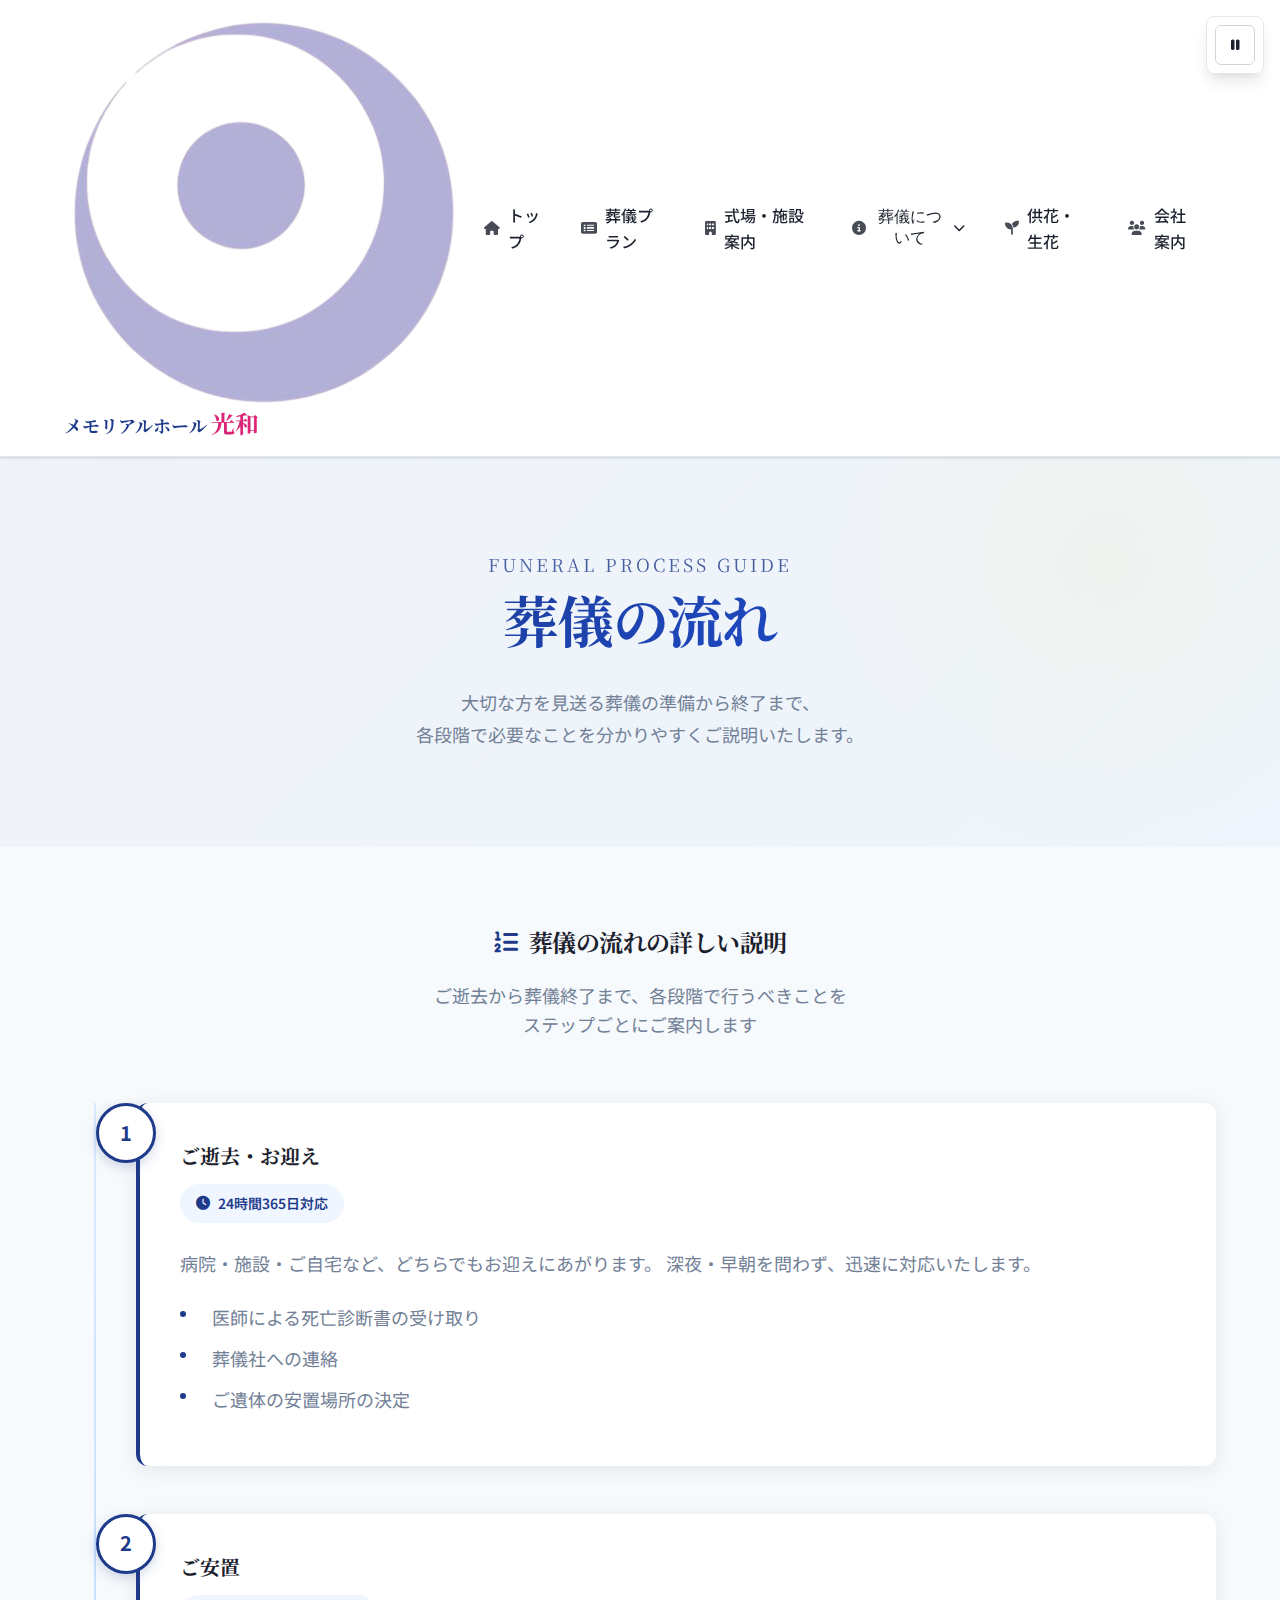
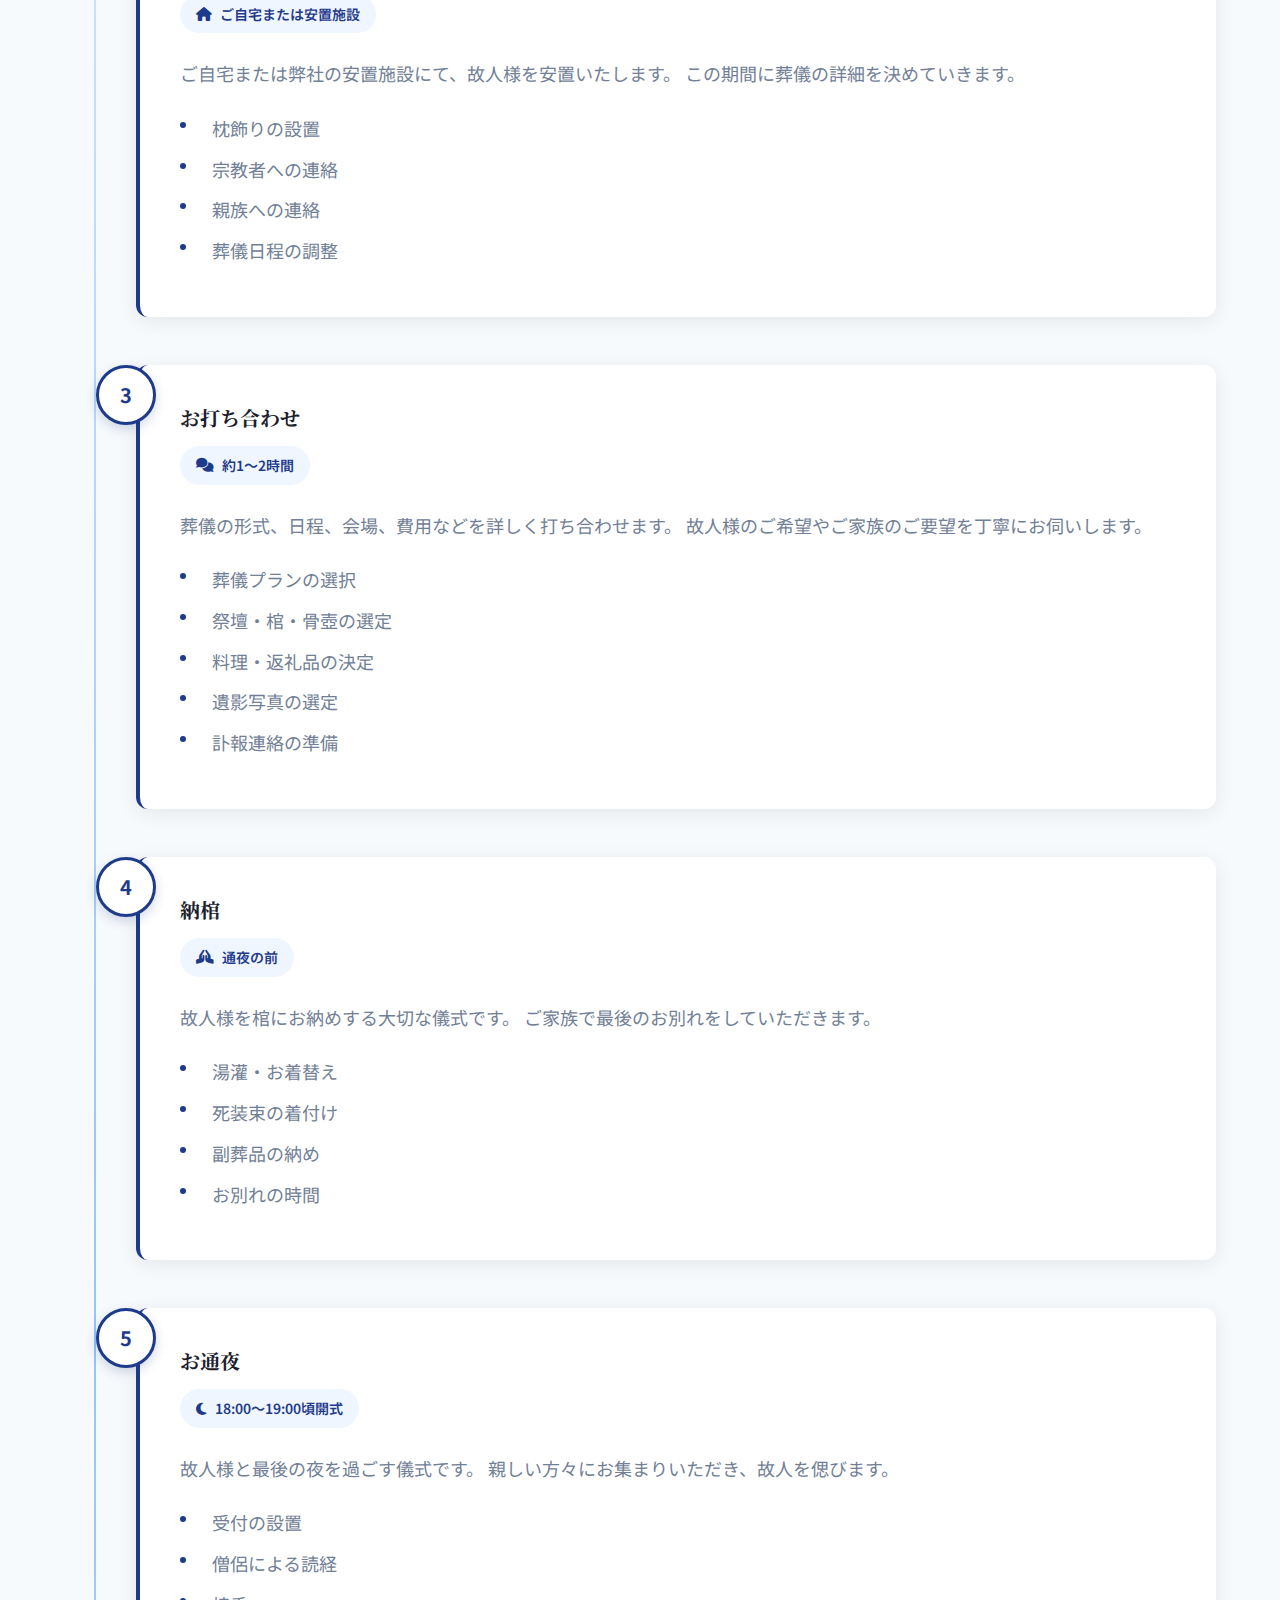
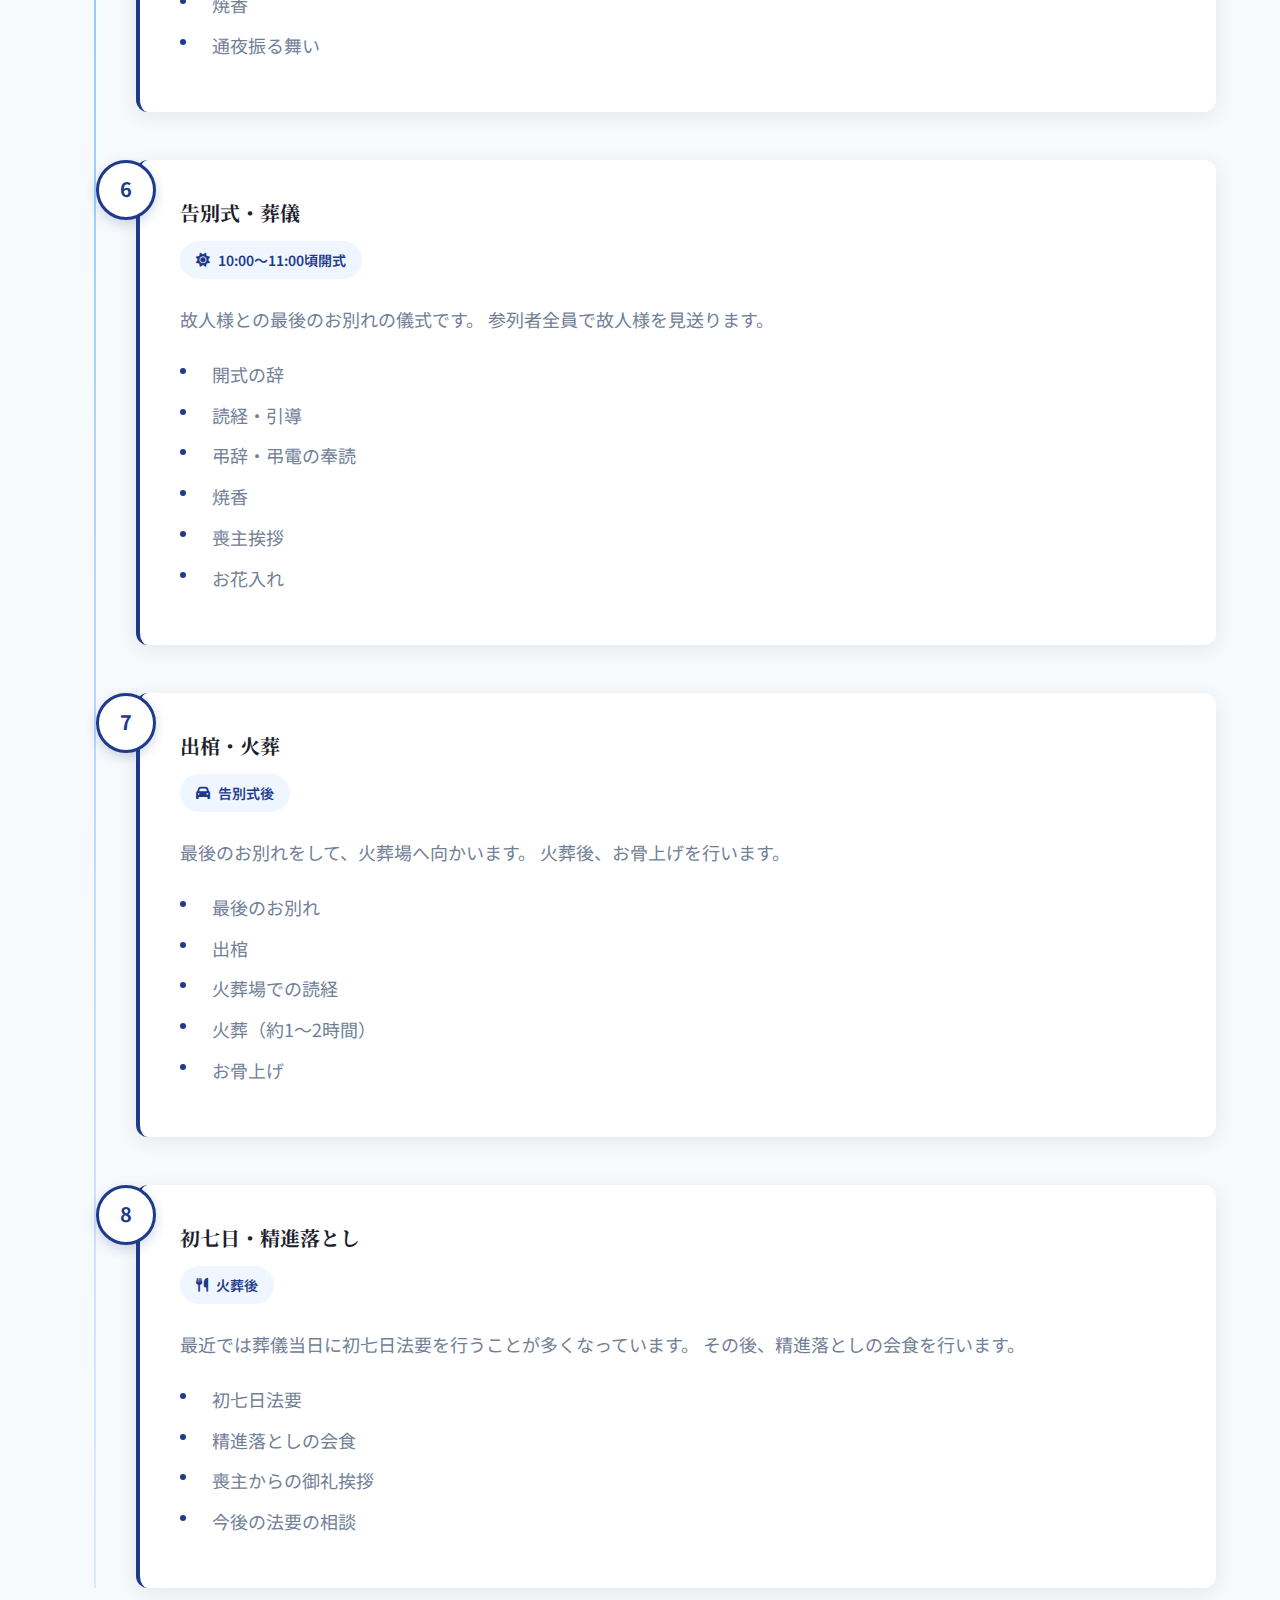
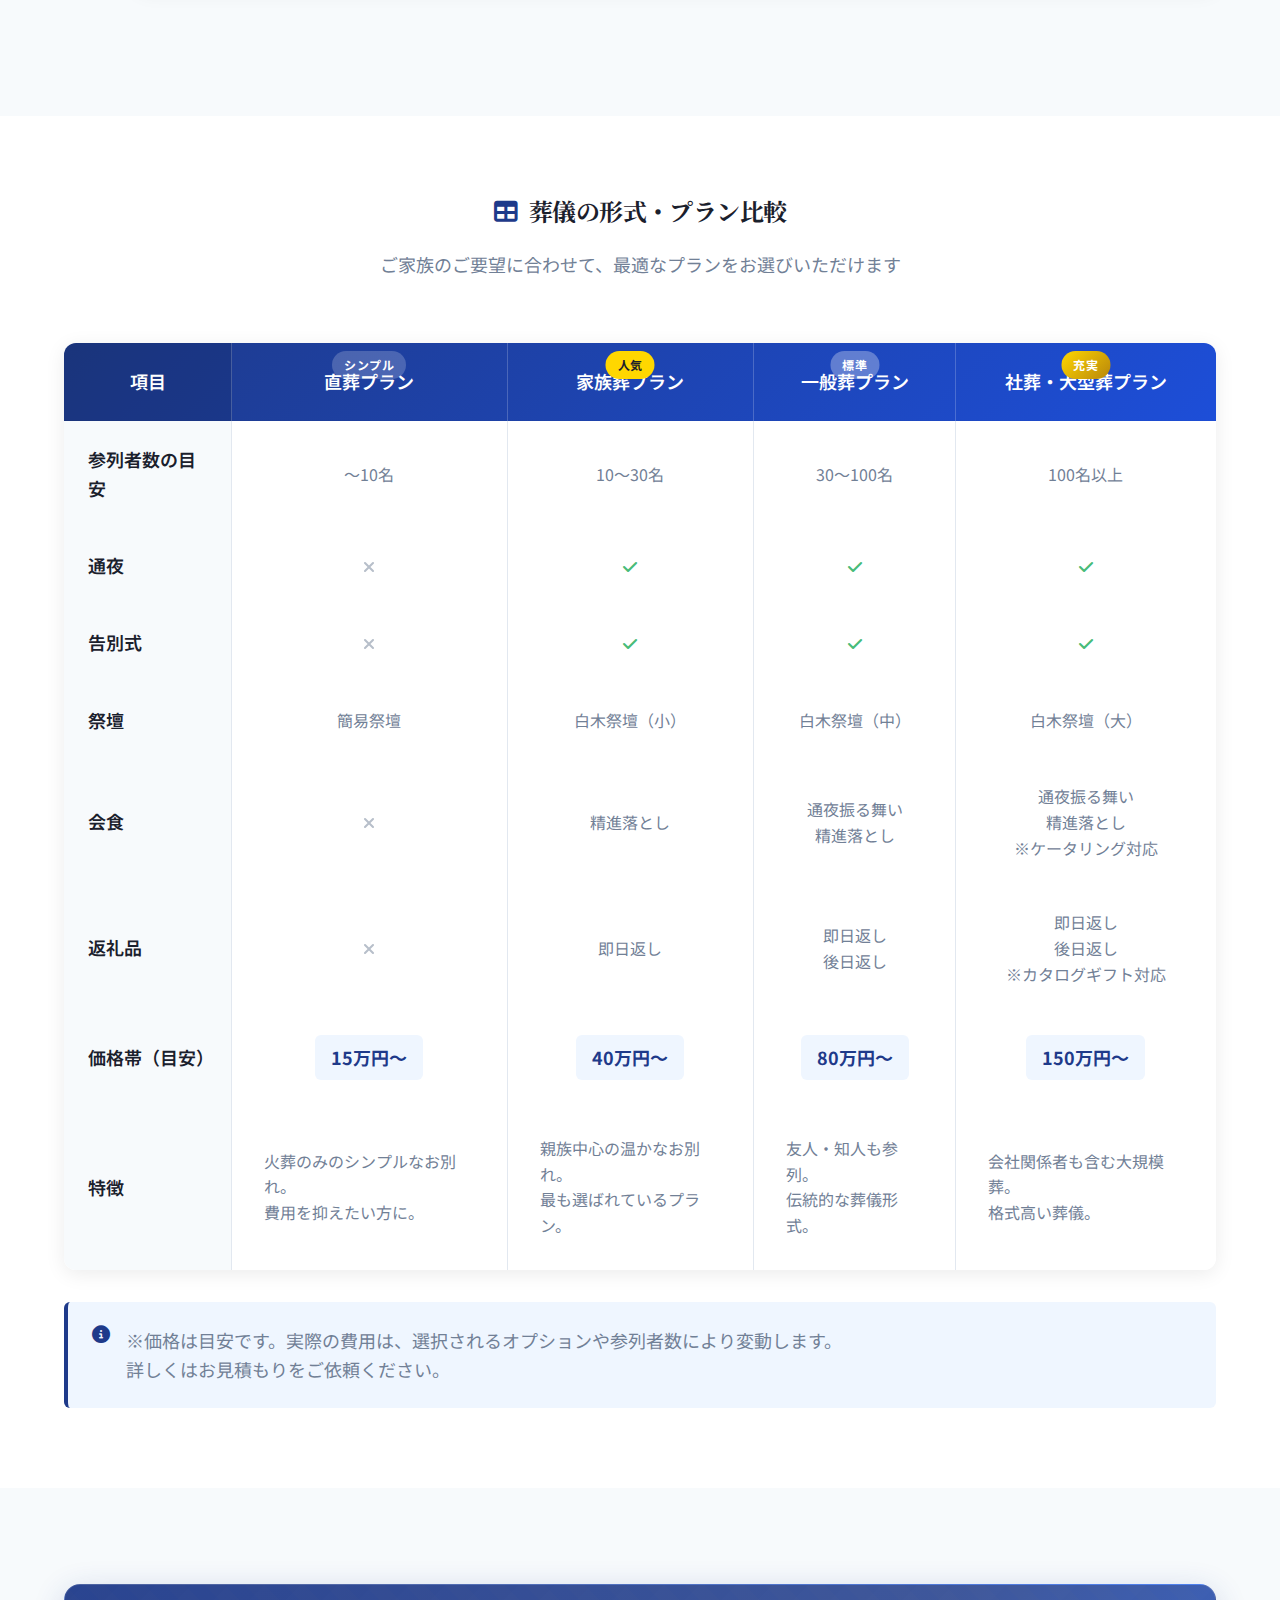
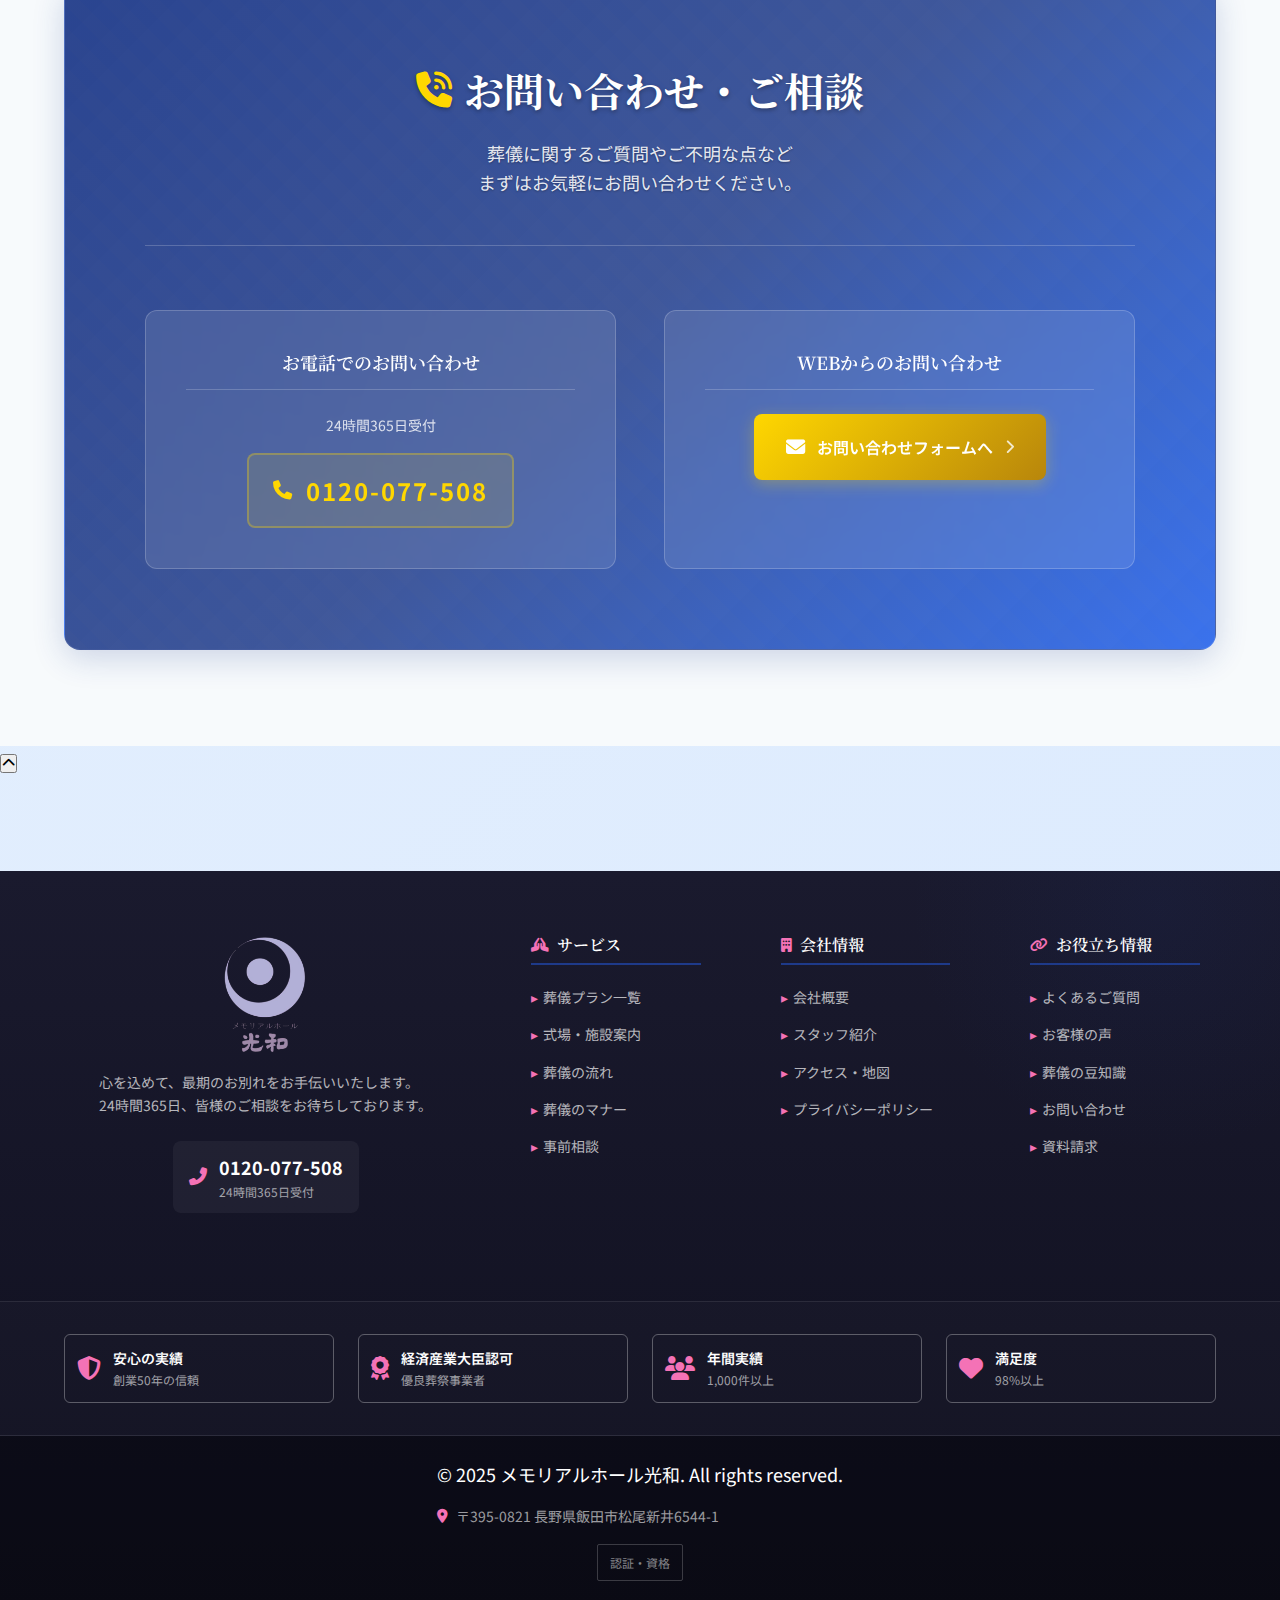
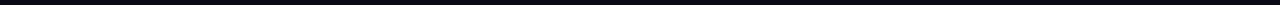
<file: flowchart.html>
<!DOCTYPE html>
<html lang="ja">
  <head>
    <meta charset="UTF-8" />
    <meta name="viewport" content="width=device-width, initial-scale=1.0" />
    <meta
      name="description"
      content="メモリアルホール光和は、長野県飯田市で「ご葬儀からご創儀へ」をコンセプトに、心を込めた葬儀サービスを提供しています。24時間365日対応、各種葬儀プランをご用意しております。"
    />
    <meta
      name="keywords"
      content="葬儀,葬儀場,メモリアルホール,光和,飯田市,長野県,家族葬,一般葬,直葬,24時間対応,創儀"
    />
    <meta name="author" content="メモリアルホール光和" />
    <meta name="robots" content="index, follow" />
    <meta name="googlebot" content="index, follow" />
    <link rel="canonical" href="https://memorial-kowa.example.com/" />

    <!-- Open Graph / Facebook -->
    <meta property="og:type" content="website" />
    <meta property="og:url" content="https://memorial-kowa.example.com/" />
    <meta
      property="og:title"
      content="メモリアルホール光和 | 長野県飯田市の葬儀場 - ご葬儀からご創儀へ"
    />
    <meta
      property="og:description"
      content="メモリアルホール光和は、長野県飯田市で「ご葬儀からご創儀へ」をコンセプトに、心を込めた葬儀サービスを提供しています。24時間365日対応、各種葬儀プランをご用意しております。"
    />
    <meta
      property="og:image"
      content="https://memorial-kowa.example.com/images/og-image.jpg"
    />
    <meta property="og:image:width" content="1200" />
    <meta property="og:image:height" content="630" />
    <meta property="og:locale" content="ja_JP" />
    <meta property="og:site_name" content="メモリアルホール光和" />

    <!-- Twitter Card -->
    <meta name="twitter:card" content="summary_large_image" />
    <meta name="twitter:url" content="https://memorial-kowa.example.com/" />
    <meta
      name="twitter:title"
      content="葬儀案内 | メモリアルホール光和 - 長野県飯田市の葬儀場"
    />
    <meta
      name="twitter:description"
      content="メモリアルホール光和は、長野県飯田市で「ご葬儀からご創儀へ」をコンセプトに、心を込めた葬儀サービスを提供しています。24時間365日対応、各種葬儀プランをご用意しております。"
    />
    <meta
      name="twitter:image"
      content="https://memorial-kowa.example.com/images/og-image.jpg"
    />

    <title>葬儀案内 | メモリアルホール光和 - 長野県飯田市の葬儀場</title>

    <!-- CSS Resources - Standard Loading to prevent FOUC -->
    <link rel="preconnect" href="https://fonts.googleapis.com" />
    <link rel="preconnect" href="https://fonts.gstatic.com" crossorigin />
    <link
      rel="stylesheet"
      href="https://fonts.googleapis.com/css2?family=Noto+Sans+JP:wght@300;400;500;700&family=Noto+Serif+JP:wght@400;700&display=swap"
    />
    <link
      rel="stylesheet"
      href="https://cdnjs.cloudflare.com/ajax/libs/font-awesome/6.5.1/css/all.min.css"
    />
    <!-- Modular CSS Architecture -->
    <link rel="stylesheet" href="css/base/variables.css" />
    <link rel="stylesheet" href="css/base/reset.css" />
    <link rel="stylesheet" href="css/layout/container.css" />
    <link rel="stylesheet" href="css/layout/header.css" />
    <link rel="stylesheet" href="css/layout/footer.css" />
    <link rel="stylesheet" href="css/layout/sidebar.css" />
    <link rel="stylesheet" href="css/layout/mobile-bar.css" />
    <link rel="stylesheet" href="css/components/buttons.css" />
    <link rel="stylesheet" href="css/components/cards.css" />
    <link rel="stylesheet" href="css/components/forms.css" />
    <link rel="stylesheet" href="css/components/animations.css" />
    <link rel="stylesheet" href="css/components/accessibility.css" />
    <link rel="stylesheet" href="css/pages/flowchart.css" />

    <!-- Favicon -->
    <link rel="icon" type="image/x-icon" href="/favicon.ico" />
    <link rel="apple-touch-icon" href="/apple-touch-icon.png" />

    <!-- JSON-LD Structured Data -->
    <script type="application/ld+json">
      {
        "@context": "https://schema.org",
        "@graph": [
          {
            "@type": "Organization",
            "@id": "https://memorial-kowa.example.com/#organization",
            "name": "メモリアルホール光和",
            "alternateName": "光和",
            "url": "https://memorial-kowa.example.com/",
            "logo": "https://memorial-kowa.example.com/images/logo.png",
            "contactPoint": {
              "@type": "ContactPoint",
              "telephone": "+81-0120-077-508",
              "contactType": "customer service",
              "availableLanguage": "Japanese",
              "areaServed": "JP"
            },
            "address": {
              "@type": "PostalAddress",
              "addressCountry": "JP",
              "addressRegion": "長野県",
              "addressLocality": "飯田市",
              "streetAddress": "飯田市○○町○○番地",
              "postalCode": "000-0000"
            },
            "sameAs": [
              "https://www.facebook.com/memorial-kowa",
              "https://www.instagram.com/memorial_kowa"
            ]
          },
          {
            "@type": "LocalBusiness",
            "@id": "https://memorial-kowa.example.com/#localbusiness",
            "name": "メモリアルホール光和",
            "description": "長野県飯田市の葬儀場。「ご葬儀からご創儀へ」をコンセプトに、心を込めた葬儀サービスを提供しています。",
            "url": "https://memorial-kowa.example.com/",
            "telephone": "+81-0120-077-508",
            "priceRange": "¥¥¥",
            "address": {
              "@type": "PostalAddress",
              "addressCountry": "JP",
              "addressRegion": "長野県",
              "addressLocality": "飯田市",
              "streetAddress": "飯田市○○町○○番地",
              "postalCode": "000-0000"
            },
            "geo": {
              "@type": "GeoCoordinates",
              "latitude": 35.5,
              "longitude": 137.8
            },
            "openingHours": "Mo-Su 00:00-23:59",
            "serviceArea": {
              "@type": "GeoCircle",
              "geoMidpoint": {
                "@type": "GeoCoordinates",
                "latitude": 35.5,
                "longitude": 137.8
              },
              "geoRadius": "50000"
            },
            "hasOfferCatalog": {
              "@type": "OfferCatalog",
              "name": "葬儀プラン",
              "itemListElement": [
                {
                  "@type": "Offer",
                  "itemOffered": {
                    "@type": "Service",
                    "name": "一般葬",
                    "description": "伝統的な葬儀形式で、多くの参列者をお迎えする葬儀プラン"
                  }
                },
                {
                  "@type": "Offer",
                  "itemOffered": {
                    "@type": "Service",
                    "name": "家族葬",
                    "description": "ご家族・親族中心の温かく静かなお別れの時間を大切にした葬儀プラン"
                  }
                },
                {
                  "@type": "Offer",
                  "itemOffered": {
                    "@type": "Service",
                    "name": "直葬",
                    "description": "シンプルで経済的な、火葬のみを行う葬儀プラン"
                  }
                }
              ]
            }
          },
          {
            "@type": "WebSite",
            "@id": "https://memorial-kowa.example.com/#website",
            "url": "https://memorial-kowa.example.com/",
            "name": "メモリアルホール光和",
            "description": "長野県飯田市の葬儀場。「ご葬儀からご創儀へ」をコンセプトに、心を込めた葬儀サービスを提供しています。",
            "publisher": {
              "@id": "https://memorial-kowa.example.com/#organization"
            },
            "potentialAction": [
              {
                "@type": "SearchAction",
                "target": {
                  "@type": "EntryPoint",
                  "urlTemplate": "https://memorial-kowa.example.com/search?q={search_term_string}"
                },
                "query-input": "required name=search_term_string"
              }
            ]
          },
          {
            "@type": "BreadcrumbList",
            "@id": "https://memorial-kowa.example.com/#breadcrumb",
            "itemListElement": [
              {
                "@type": "ListItem",
                "position": 1,
                "name": "ホーム",
                "item": "https://memorial-kowa.example.com/"
              }
            ]
          }
        ]
      }
    </script>
  </head>
  <body>
    <!-- Accessibility Controls -->
    <div
      class="accessibility-controls"
      role="toolbar"
      aria-label="アクセシビリティ設定"
    >
      <button
        class="accessibility-btn motion-toggle-btn"
        aria-label="アニメーションを停止/再生する"
        aria-pressed="false"
      >
        <i class="fas fa-pause" aria-hidden="true"></i>
      </button>
    </div>

    <!-- Header -->
    <header class="header" role="banner">
      <div class="container">
        <div class="header__inner">
          <!-- Logo -->
          <div class="header__logo">
            <a
              href="index.html"
              class="logo"
              aria-label="メモリアルホール光和 ホームページ"
            >
              <img
                src="images/logo.png"
                alt="メモリアルホール光和ロゴ"
                class="logo__image"
              />
              <div class="logo__text">
                <span class="logo__main">メモリアルホール</span>
                <span class="logo__sub">光和</span>
              </div>
            </a>
          </div>

          <!-- Desktop Navigation -->
          <nav
            id="nav"
            class="header__nav"
            role="navigation"
            aria-label="メインナビゲーション"
          >
            <ul class="nav__list">
              <li class="nav__item">
                <a href="index.html" class="nav__link" aria-current="page">
                  <i class="fas fa-home nav__icon" aria-hidden="true"></i>
                  <span>トップ</span>
                </a>
              </li>
              <li class="nav__item">
                <a href="index.html#plans" class="nav__link">
                  <i class="fas fa-list-alt nav__icon" aria-hidden="true"></i>
                  <span>葬儀プラン</span>
                </a>
              </li>
              <li class="nav__item">
                <a href="index.html#facilities" class="nav__link">
                  <i class="fas fa-building nav__icon" aria-hidden="true"></i>
                  <span>式場・施設案内</span>
                </a>
              </li>
              <li class="nav__item nav__item--dropdown">
                <button
                  class="nav__link nav__dropdown-toggle"
                  aria-expanded="false"
                  aria-haspopup="true"
                  data-dropdown="funeral-info"
                >
                  <i
                    class="fas fa-info-circle nav__icon"
                    aria-hidden="true"
                  ></i>
                  <span>葬儀について</span>
                  <i
                    class="fas fa-chevron-down nav__arrow"
                    aria-hidden="true"
                  ></i>
                </button>
                <ul
                  class="dropdown"
                  id="funeral-info-dropdown"
                  role="menu"
                  aria-labelledby="funeral-info"
                >
                  <li class="dropdown__item" role="none">
                    <a
                      href="soudan.html"
                      class="dropdown__link"
                      role="menuitem"
                    >
                      <i class="fas fa-user-tie" aria-hidden="true"></i>
                      <span>事前相談</span>
                    </a>
                  </li>
                  <li class="dropdown__item" role="none">
                    <a
                      href="index.html#flow"
                      class="dropdown__link"
                      role="menuitem"
                    >
                      <i class="fas fa-route" aria-hidden="true"></i>
                      <span>葬儀の流れ</span>
                    </a>
                  </li>
                  <li class="dropdown__item" role="none">
                    <a
                      href="index.html#manner"
                      class="dropdown__link"
                      role="menuitem"
                    >
                      <i class="fas fa-hand-peace" aria-hidden="true"></i>
                      <span>葬儀のマナー</span>
                    </a>
                  </li>
                  <li class="dropdown__item" role="none">
                    <a href="index.#faq" class="dropdown__link" role="menuitem">
                      <i class="fas fa-question-circle" aria-hidden="true"></i>
                      <span>よくある質問</span>
                    </a>
                  </li>
                </ul>
              </li>
              <li class="nav__item">
                <a href="flower.html" class="nav__link">
                  <i class="fas fa-seedling nav__icon" aria-hidden="true"></i>
                  <span>供花・生花</span>
                </a>
              </li>
              <li class="nav__item">
                <a href="company.html" class="nav__link">
                  <i class="fas fa-users nav__icon" aria-hidden="true"></i>
                  <span>会社案内</span>
                </a>
              </li>
            </ul>
          </nav>
        </div>
      </div>

      <!-- Mobile Menu Overlay -->
      <div class="mobile-menu-overlay" id="mobile-menu-overlay"></div>

      <!-- Mobile Menu -->
      <nav
        class="mobile-menu"
        id="mobile-menu"
        role="navigation"
        aria-label="モバイルメニュー"
      >
        <div class="mobile-menu__header">
          <span class="mobile-menu__title">メニュー</span>
          <button class="mobile-menu__close" aria-label="メニューを閉じる">
            <i class="fas fa-times" aria-hidden="true"></i>
          </button>
        </div>
        <ul class="mobile-menu__list">
          <li class="mobile-menu__item">
            <a href="index.html" class="mobile-menu__link" aria-current="page">
              <i class="fas fa-home" aria-hidden="true"></i>
              <span>トップ</span>
            </a>
          </li>
          <li class="mobile-menu__item">
            <a href="index.html#plans" class="mobile-menu__link">
              <i class="fas fa-list-alt" aria-hidden="true"></i>
              <span>葬儀プラン</span>
            </a>
          </li>
          <li class="mobile-menu__item">
            <a href="index.html#facilities" class="mobile-menu__link">
              <i class="fas fa-building" aria-hidden="true"></i>
              <span>式場・施設案内</span>
            </a>
          </li>
          <li class="mobile-menu__item mobile-menu__item--expandable">
            <button
              class="mobile-menu__link mobile-menu__expand-toggle"
              aria-expanded="false"
              data-target="funeral-submenu"
            >
              <i class="fas fa-info-circle" aria-hidden="true"></i>
              <span>葬儀について</span>
              <i
                class="fas fa-chevron-down mobile-menu__arrow"
                aria-hidden="true"
              ></i>
            </button>
            <ul class="mobile-submenu" id="funeral-submenu">
              <li class="mobile-submenu__item">
                <a href="soudan.html" class="mobile-submenu__link">
                  <i class="fas fa-user-tie" aria-hidden="true"></i>
                  <span>事前相談</span>
                </a>
              </li>
              <li class="mobile-submenu__item">
                <a href="index.html#flow" class="mobile-submenu__link">
                  <i class="fas fa-route" aria-hidden="true"></i>
                  <span>葬儀の流れ</span>
                </a>
              </li>
              <li class="mobile-submenu__item">
                <a href="index.html#manner" class="mobile-submenu__link">
                  <i class="fas fa-hand-peace" aria-hidden="true"></i>
                  <span>葬儀のマナー</span>
                </a>
              </li>
              <li class="mobile-submenu__item">
                <a href="index.html#faq" class="mobile-submenu__link">
                  <i class="fas fa-question-circle" aria-hidden="true"></i>
                  <span>よくある質問</span>
                </a>
              </li>
            </ul>
          </li>
          <li class="mobile-menu__item">
            <a href="flower.html" class="mobile-menu__link">
              <i class="fas fa-seedling" aria-hidden="true"></i>
              <span>供花・生花</span>
            </a>
          </li>
          <li class="mobile-menu__item">
            <a href="company.html" class="mobile-menu__link">
              <i class="fas fa-users" aria-hidden="true"></i>
              <span>会社案内</span>
            </a>
          </li>
        </ul>

        <!-- Mobile Menu CTA -->
        <div class="mobile-menu__cta">
          <a href="tel:0120-077-508" class="btn btn--primary btn--lg">
            <i class="fas fa-phone" aria-hidden="true"></i>
            <span>今すぐ相談</span>
          </a>
          <!-- <a href="#contact" class="btn btn--secondary btn--lg">
                    <i class="fas fa-file-alt" aria-hidden="true"></i>
                    <span>資料請求</span>
                </a> -->
        </div>
      </nav>
    </header>

    <!-- Main Content -->
    <main class="flowchart-main">
      <!-- sub Hero Section -->
      <section class="sub-hero" aria-labelledby="sub-hero-title">
        <div class="container">
          <div class="sub-hero__content">
            <h1 id="sub-hero-title" class="sub-hero__title">
              <span class="sub-hero__subtitle">Funeral Process Guide</span>
              <span class="sub-hero__maintitle">葬儀の流れ</span>
            </h1>
            <p class="sub-hero__text">
              大切な方を見送る葬儀の準備から終了まで、<br />
              各段階で必要なことを分かりやすくご説明いたします。
              <!-- <span class="sub-hero__highlight">
                <i class="fas fa-crown"></i>
                アルファ倶楽部会員様は特別価格でご提供いたします
              </span> -->
            </p>
          </div>
        </div>
      </section>

      <!-- 葬儀の流れ詳細 Section -->
      <section
        class="funeral-flow"
        id="funeral-flow"
        aria-labelledby="funeral-flow-title"
      >
        <div class="container">
          <div class="section__header">
            <h2 id="funeral-flow-title" class="section__title">
              <i class="fas fa-list-ol"></i>
              葬儀の流れの詳しい説明
            </h2>
            <p class="section__description">
              ご逝去から葬儀終了まで、各段階で行うべきことを<br />ステップごとにご案内します
            </p>
          </div>

          <div class="funeral-timeline">
            <!-- Step 1: ご逝去・お迎え -->
            <div class="timeline-step">
              <div class="timeline-step__number">
                <span>1</span>
              </div>
              <div class="timeline-step__content">
                <h3 class="timeline-step__title">ご逝去・お迎え</h3>
                <div class="timeline-step__time">
                  <i class="fas fa-clock"></i> 24時間365日対応
                </div>
                <p class="timeline-step__description">
                  病院・施設・ご自宅など、どちらでもお迎えにあがります。
                  深夜・早朝を問わず、迅速に対応いたします。
                </p>
                <ul class="timeline-step__points">
                  <li>医師による死亡診断書の受け取り</li>
                  <li>葬儀社への連絡</li>
                  <li>ご遺体の安置場所の決定</li>
                </ul>
              </div>
            </div>

            <!-- Step 2: ご安置 -->
            <div class="timeline-step">
              <div class="timeline-step__number">
                <span>2</span>
              </div>
              <div class="timeline-step__content">
                <h3 class="timeline-step__title">ご安置</h3>
                <div class="timeline-step__time">
                  <i class="fas fa-home"></i> ご自宅または安置施設
                </div>
                <p class="timeline-step__description">
                  ご自宅または弊社の安置施設にて、故人様を安置いたします。
                  この期間に葬儀の詳細を決めていきます。
                </p>
                <ul class="timeline-step__points">
                  <li>枕飾りの設置</li>
                  <li>宗教者への連絡</li>
                  <li>親族への連絡</li>
                  <li>葬儀日程の調整</li>
                </ul>
              </div>
            </div>

            <!-- Step 3: お打ち合わせ -->
            <div class="timeline-step">
              <div class="timeline-step__number">
                <span>3</span>
              </div>
              <div class="timeline-step__content">
                <h3 class="timeline-step__title">お打ち合わせ</h3>
                <div class="timeline-step__time">
                  <i class="fas fa-comments"></i> 約1〜2時間
                </div>
                <p class="timeline-step__description">
                  葬儀の形式、日程、会場、費用などを詳しく打ち合わせます。
                  故人様のご希望やご家族のご要望を丁寧にお伺いします。
                </p>
                <ul class="timeline-step__points">
                  <li>葬儀プランの選択</li>
                  <li>祭壇・棺・骨壺の選定</li>
                  <li>料理・返礼品の決定</li>
                  <li>遺影写真の選定</li>
                  <li>訃報連絡の準備</li>
                </ul>
              </div>
            </div>

            <!-- Step 4: 納棺 -->
            <div class="timeline-step">
              <div class="timeline-step__number">
                <span>4</span>
              </div>
              <div class="timeline-step__content">
                <h3 class="timeline-step__title">納棺</h3>
                <div class="timeline-step__time">
                  <i class="fas fa-hands-praying"></i> 通夜の前
                </div>
                <p class="timeline-step__description">
                  故人様を棺にお納めする大切な儀式です。
                  ご家族で最後のお別れをしていただきます。
                </p>
                <ul class="timeline-step__points">
                  <li>湯灌・お着替え</li>
                  <li>死装束の着付け</li>
                  <li>副葬品の納め</li>
                  <li>お別れの時間</li>
                </ul>
              </div>
            </div>

            <!-- Step 5: お通夜 -->
            <div class="timeline-step">
              <div class="timeline-step__number">
                <span>5</span>
              </div>
              <div class="timeline-step__content">
                <h3 class="timeline-step__title">お通夜</h3>
                <div class="timeline-step__time">
                  <i class="fas fa-moon"></i> 18:00〜19:00頃開式
                </div>
                <p class="timeline-step__description">
                  故人様と最後の夜を過ごす儀式です。
                  親しい方々にお集まりいただき、故人を偲びます。
                </p>
                <ul class="timeline-step__points">
                  <li>受付の設置</li>
                  <li>僧侶による読経</li>
                  <li>焼香</li>
                  <li>通夜振る舞い</li>
                </ul>
              </div>
            </div>

            <!-- Step 6: 告別式 -->
            <div class="timeline-step">
              <div class="timeline-step__number">
                <span>6</span>
              </div>
              <div class="timeline-step__content">
                <h3 class="timeline-step__title">告別式・葬儀</h3>
                <div class="timeline-step__time">
                  <i class="fas fa-sun"></i> 10:00〜11:00頃開式
                </div>
                <p class="timeline-step__description">
                  故人様との最後のお別れの儀式です。
                  参列者全員で故人様を見送ります。
                </p>
                <ul class="timeline-step__points">
                  <li>開式の辞</li>
                  <li>読経・引導</li>
                  <li>弔辞・弔電の奉読</li>
                  <li>焼香</li>
                  <li>喪主挨拶</li>
                  <li>お花入れ</li>
                </ul>
              </div>
            </div>

            <!-- Step 7: 出棺・火葬 -->
            <div class="timeline-step">
              <div class="timeline-step__number">
                <span>7</span>
              </div>
              <div class="timeline-step__content">
                <h3 class="timeline-step__title">出棺・火葬</h3>
                <div class="timeline-step__time">
                  <i class="fas fa-car"></i> 告別式後
                </div>
                <p class="timeline-step__description">
                  最後のお別れをして、火葬場へ向かいます。
                  火葬後、お骨上げを行います。
                </p>
                <ul class="timeline-step__points">
                  <li>最後のお別れ</li>
                  <li>出棺</li>
                  <li>火葬場での読経</li>
                  <li>火葬（約1〜2時間）</li>
                  <li>お骨上げ</li>
                </ul>
              </div>
            </div>

            <!-- Step 8: 初七日・精進落とし -->
            <div class="timeline-step">
              <div class="timeline-step__number">
                <span>8</span>
              </div>
              <div class="timeline-step__content">
                <h3 class="timeline-step__title">初七日・精進落とし</h3>
                <div class="timeline-step__time">
                  <i class="fas fa-utensils"></i> 火葬後
                </div>
                <p class="timeline-step__description">
                  最近では葬儀当日に初七日法要を行うことが多くなっています。
                  その後、精進落としの会食を行います。
                </p>
                <ul class="timeline-step__points">
                  <li>初七日法要</li>
                  <li>精進落としの会食</li>
                  <li>喪主からの御礼挨拶</li>
                  <li>今後の法要の相談</li>
                </ul>
              </div>
            </div>
          </div>
        </div>
      </section>

      <!-- 葬儀プラン比較表 Section -->
      <section
        class="funeral-plans"
        id="funeral-plans"
        aria-labelledby="funeral-plans-title"
      >
        <div class="container">
          <div class="section__header">
            <h2 id="funeral-plans-title" class="section__title">
              <i class="fas fa-table"></i>
              葬儀の形式・プラン比較
            </h2>
            <p class="section__description">
              ご家族のご要望に合わせて、最適なプランをお選びいただけます
            </p>
          </div>

          <div class="plans-comparison">
            <div class="comparison-table-wrapper">
              <table class="comparison-table">
                <thead>
                  <tr>
                    <th class="table-header-main">項目</th>
                    <th class="table-header-plan">
                      <div class="plan-badge plan-badge--basic">シンプル</div>
                      直葬プラン
                    </th>
                    <th class="table-header-plan">
                      <div class="plan-badge plan-badge--popular">人気</div>
                      家族葬プラン
                    </th>
                    <th class="table-header-plan">
                      <div class="plan-badge plan-badge--standard">標準</div>
                      一般葬プラン
                    </th>
                    <th class="table-header-plan">
                      <div class="plan-badge plan-badge--premium">充実</div>
                      社葬・大型葬プラン
                    </th>
                  </tr>
                </thead>
                <tbody>
                  <tr>
                    <td class="table-cell-label">参列者数の目安</td>
                    <td class="table-cell">〜10名</td>
                    <td class="table-cell">10〜30名</td>
                    <td class="table-cell">30〜100名</td>
                    <td class="table-cell">100名以上</td>
                  </tr>
                  <tr>
                    <td class="table-cell-label">通夜</td>
                    <td class="table-cell">
                      <i class="fas fa-times text-muted"></i>
                    </td>
                    <td class="table-cell">
                      <i class="fas fa-check text-primary"></i>
                    </td>
                    <td class="table-cell">
                      <i class="fas fa-check text-primary"></i>
                    </td>
                    <td class="table-cell">
                      <i class="fas fa-check text-primary"></i>
                    </td>
                  </tr>
                  <tr>
                    <td class="table-cell-label">告別式</td>
                    <td class="table-cell">
                      <i class="fas fa-times text-muted"></i>
                    </td>
                    <td class="table-cell">
                      <i class="fas fa-check text-primary"></i>
                    </td>
                    <td class="table-cell">
                      <i class="fas fa-check text-primary"></i>
                    </td>
                    <td class="table-cell">
                      <i class="fas fa-check text-primary"></i>
                    </td>
                  </tr>
                  <tr>
                    <td class="table-cell-label">祭壇</td>
                    <td class="table-cell">簡易祭壇</td>
                    <td class="table-cell">白木祭壇（小）</td>
                    <td class="table-cell">白木祭壇（中）</td>
                    <td class="table-cell">白木祭壇（大）</td>
                  </tr>
                  <tr>
                    <td class="table-cell-label">会食</td>
                    <td class="table-cell">
                      <i class="fas fa-times text-muted"></i>
                    </td>
                    <td class="table-cell">精進落とし</td>
                    <td class="table-cell">通夜振る舞い<br />精進落とし</td>
                    <td class="table-cell">
                      通夜振る舞い<br />精進落とし<br />※ケータリング対応
                    </td>
                  </tr>
                  <tr>
                    <td class="table-cell-label">返礼品</td>
                    <td class="table-cell">
                      <i class="fas fa-times text-muted"></i>
                    </td>
                    <td class="table-cell">即日返し</td>
                    <td class="table-cell">即日返し<br />後日返し</td>
                    <td class="table-cell">
                      即日返し<br />後日返し<br />※カタログギフト対応
                    </td>
                  </tr>
                  <tr>
                    <td class="table-cell-label">価格帯（目安）</td>
                    <td class="table-cell price">
                      <span class="price-from">15万円〜</span>
                    </td>
                    <td class="table-cell price">
                      <span class="price-from">40万円〜</span>
                    </td>
                    <td class="table-cell price">
                      <span class="price-from">80万円〜</span>
                    </td>
                    <td class="table-cell price">
                      <span class="price-from">150万円〜</span>
                    </td>
                  </tr>
                  <tr>
                    <td class="table-cell-label">特徴</td>
                    <td class="table-cell feature">
                      火葬のみのシンプルなお別れ。<br />
                      費用を抑えたい方に。
                    </td>
                    <td class="table-cell feature">
                      親族中心の温かなお別れ。<br />
                      最も選ばれているプラン。
                    </td>
                    <td class="table-cell feature">
                      友人・知人も参列。<br />
                      伝統的な葬儀形式。
                    </td>
                    <td class="table-cell feature">
                      会社関係者も含む大規模葬。<br />
                      格式高い葬儀。
                    </td>
                  </tr>
                </tbody>
              </table>
            </div>

            <div class="plans-note">
              <i class="fas fa-info-circle"></i>
              <p>
                ※価格は目安です。実際の費用は、選択されるオプションや参列者数により変動します。<br />
                詳しくはお見積もりをご依頼ください。
              </p>
            </div>
          </div>
        </div>
      </section>

      <!-- Contact CTA Section -->
      <section
        class="contact-cta-section"
        id="contact"
        aria-labelledby="contact-title"
      >
        <div class="container">
          <div class="alpha-club__contact-cta">
            <div class="contact-cta__overlay">
              <div class="contact-cta__header">
                <h3 class="contact-cta__title" id="contact-title">
                  <i class="fas fa-phone-volume"></i>
                  お問い合わせ・ご相談
                </h3>
                <p class="contact-cta__subtitle">
                  葬儀に関するご質問やご不明な点など<br />
                  まずはお気軽にお問い合わせください。
                </p>
              </div>

              <div class="contact-cta__options">
                <div class="contact-option">
                  <h4 class="contact-option__title">お電話でのお問い合わせ</h4>
                  <div class="contact-option__content">
                    <p class="contact-option__hours">24時間365日受付</p>
                    <a href="tel:0120-077-508" class="contact-option__phone">
                      <i class="fas fa-phone"></i>
                      0120-077-508
                    </a>
                  </div>
                </div>

                <div class="contact-option">
                  <h4 class="contact-option__title">WEBからのお問い合わせ</h4>
                  <div class="contact-option__content">
                    <a href="contact.html" class="contact-option__button">
                      <i class="fas fa-envelope"></i>
                      <span>お問い合わせフォームへ</span>
                      <i class="fas fa-chevron-right"></i>
                    </a>
                  </div>
                </div>
              </div>
            </div>
          </div>
        </div>
      </section>
    </main>
    <!-- Fixed CTA Sidebar (PC) -->
    <aside
      class="fixed-sidebar"
      role="complementary"
      aria-label="固定アクションメニュー"
    >
      <div class="fixed-sidebar__header">
        <span class="fixed-sidebar__title">24時間対応</span>
      </div>

      <a
        href="tel:0120-077-508"
        class="fixed-sidebar__item fixed-sidebar__item--phone"
        aria-label="今すぐお電話 0120-077-508"
      >
        <div class="fixed-sidebar__icon">
          <i class="fas fa-phone"></i>
          <span class="pulse-ring"></span>
        </div>
        <div class="fixed-sidebar__content">
          <span class="fixed-sidebar__label">電話相談</span>
          <span class="fixed-sidebar__phone">0120-077-508</span>
        </div>
      </a>

      <a
        href="member.html"
        class="fixed-sidebar__item fixed-sidebar__item--member"
        aria-label="会員登録"
      >
        <div class="fixed-sidebar__icon">
          <i class="fas fa-crown"></i>
        </div>
        <div class="fixed-sidebar__content">
          <span class="fixed-sidebar__label">会員登録</span>
          <span class="fixed-sidebar__sub">特典多数</span>
        </div>
      </a>

      <a
        href="#contact"
        class="fixed-sidebar__item fixed-sidebar__item--document"
        aria-label="無料資料請求"
      >
        <div class="fixed-sidebar__icon">
          <i class="fas fa-file-alt"></i>
        </div>
        <div class="fixed-sidebar__content">
          <span class="fixed-sidebar__label">資料請求</span>
          <span class="fixed-sidebar__sub">無料</span>
        </div>
      </a>

      <a
        href="index.html#plans"
        class="fixed-sidebar__item fixed-sidebar__item--plans"
        aria-label="プラン一覧を見る"
      >
        <div class="fixed-sidebar__icon">
          <i class="fas fa-list-alt"></i>
        </div>
        <div class="fixed-sidebar__content">
          <span class="fixed-sidebar__label">プラン</span>
          <span class="fixed-sidebar__sub">料金確認</span>
        </div>
      </a>

      <button
        class="fixed-sidebar__item fixed-sidebar__item--scroll"
        id="backToTop"
        aria-label="ページトップへ戻る"
      >
        <div class="fixed-sidebar__icon">
          <i class="fas fa-arrow-up"></i>
        </div>
        <div class="fixed-sidebar__content">
          <span class="fixed-sidebar__label">TOP</span>
        </div>
      </button>
    </aside>

    <!-- Progress Bar -->
    <div class="progress-bar" id="progressBar"></div>

    <!-- Back to Top Button -->
    <button class="back-to-top" id="backToTop" aria-label="ページトップへ戻る">
      <i class="fas fa-chevron-up" aria-hidden="true"></i>
    </button>

    <!-- Fixed Bottom Bar (Mobile) -->
    <nav
      class="fixed-bottom-bar"
      role="navigation"
      aria-label="モバイル固定アクションバー"
    >
      <a
        href="tel:0120-077-508"
        class="fixed-bottom-bar__item fixed-bottom-bar__item--phone"
        aria-label="今すぐ電話"
      >
        <div class="fixed-bottom-bar__icon">
          <i class="fas fa-phone"></i>
          <span class="pulse-dot"></span>
        </div>
        <span class="fixed-bottom-bar__label">電話</span>
      </a>

      <a
        href="member.html"
        class="fixed-bottom-bar__item fixed-bottom-bar__item--member"
        aria-label="会員登録"
      >
        <div class="fixed-bottom-bar__icon">
          <i class="fas fa-crown"></i>
        </div>
        <span class="fixed-bottom-bar__label">会員登録</span>
      </a>

      <a
        href="#contact"
        class="fixed-bottom-bar__item fixed-bottom-bar__item--document"
        aria-label="資料請求"
      >
        <div class="fixed-bottom-bar__icon">
          <i class="fas fa-file-alt"></i>
        </div>
        <span class="fixed-bottom-bar__label">資料請求</span>
      </a>

      <button
        class="fixed-bottom-bar__item fixed-bottom-bar__item--menu mobile-menu-toggle-bottom"
        aria-label="メニューを開く"
      >
        <div class="fixed-bottom-bar__icon">
          <i class="fas fa-bars"></i>
        </div>
        <span class="fixed-bottom-bar__label">メニュー</span>
      </button>
    </nav>

    <!-- Footer -->
    <footer class="footer" role="contentinfo">
      <div class="footer__top">
        <div class="container">
          <div class="footer__grid">
            <!-- Company Info -->
            <div class="footer__column footer__column--main">
              <div class="footer__logo">
                <img
                  src="images/logo_2.png"
                  alt="メモリアルホール光和ロゴ"
                  class="footer__logo-image"
                />
              </div>
              <p class="footer__description">
                心を込めて、最期のお別れをお手伝いいたします。<br />
                24時間365日、皆様のご相談をお待ちしております。
              </p>
              <div class="footer__contact-info">
                <a href="tel:0120-077-508" class="footer__phone">
                  <i class="fas fa-phone-alt"></i>
                  <span>
                    <strong>0120-077-508</strong>
                    <small>24時間365日受付</small>
                  </span>
                </a>
              </div>
              <!-- <div class="footer__social">
                            <a href="#" class="footer__social-link" aria-label="Facebook">
                                <i class="fab fa-facebook-f"></i>
                            </a>
                            <a href="#" class="footer__social-link" aria-label="Twitter">
                                <i class="fab fa-twitter"></i>
                            </a>
                            <a href="#" class="footer__social-link" aria-label="Instagram">
                                <i class="fab fa-instagram"></i>
                            </a>
                            <a href="#" class="footer__social-link" aria-label="LINE">
                                <i class="fab fa-line"></i>
                            </a>
                        </div> -->
            </div>

            <!-- Services -->
            <div class="footer__column">
              <h3 class="footer__title">
                <i class="fas fa-hands-praying"></i>
                サービス
              </h3>
              <ul class="footer__links">
                <li><a href="#plans">葬儀プラン一覧</a></li>
                <li><a href="#facilities">式場・施設案内</a></li>
                <li><a href="#flow">葬儀の流れ</a></li>
                <li><a href="#manner">葬儀のマナー</a></li>
                <li><a href="soudan.html">事前相談</a></li>
              </ul>
            </div>

            <!-- Company -->
            <div class="footer__column">
              <h3 class="footer__title">
                <i class="fas fa-building"></i>
                会社情報
              </h3>
              <ul class="footer__links">
                <li><a href="company.html">会社概要</a></li>
                <li><a href="company.html">スタッフ紹介</a></li>
                <li><a href="company.html">アクセス・地図</a></li>
                <!-- <li><a href="#news">お知らせ</a></li> -->
                <li><a href="privacy.html">プライバシーポリシー</a></li>
              </ul>
            </div>

            <!-- Quick Links -->
            <div class="footer__column">
              <h3 class="footer__title">
                <i class="fas fa-link"></i>
                お役立ち情報
              </h3>
              <ul class="footer__links">
                <li><a href="#faq">よくあるご質問</a></li>
                <li><a href="#customer-voices">お客様の声</a></li>
                <li><a href="#manner">葬儀の豆知識</a></li>
                <li><a href="#contact">お問い合わせ</a></li>
                <li><a href="#contact">資料請求</a></li>
                <!-- <li><a href="#sitemap">サイトマップ</a></li> -->
              </ul>
            </div>
          </div>
        </div>
      </div>

      <!-- Footer Middle -->
      <div class="footer__middle">
        <div class="container">
          <div class="footer__features">
            <div class="footer__feature">
              <i class="fas fa-shield-alt"></i>
              <div>
                <strong>安心の実績</strong>
                <span>創業50年の信頼</span>
              </div>
            </div>
            <div class="footer__feature">
              <i class="fas fa-award"></i>
              <div>
                <strong>経済産業大臣認可</strong>
                <span>優良葬祭事業者</span>
              </div>
            </div>
            <div class="footer__feature">
              <i class="fas fa-users"></i>
              <div>
                <strong>年間実績</strong>
                <span>1,000件以上</span>
              </div>
            </div>
            <div class="footer__feature">
              <i class="fas fa-heart"></i>
              <div>
                <strong>満足度</strong>
                <span>98%以上</span>
              </div>
            </div>
          </div>
        </div>
      </div>

      <!-- Footer Bottom -->
      <div class="footer__bottom">
        <div class="container">
          <div class="footer__bottom-content">
            <div class="footer__copyright">
              <p>&copy; 2025 メモリアルホール光和. All rights reserved.</p>
              <p class="footer__address">
                <i class="fas fa-map-marker-alt"></i>
                〒395-0821 長野県飯田市松尾新井6544-1
              </p>
            </div>
            <div class="footer__certifications">
              <span class="footer__cert-text">認証・資格</span>
            </div>
          </div>
        </div>
      </div>
    </footer>
    <!-- JavaScript - Deferred Loading -->
    <script src="js/main.js" defer></script>
  </body>
</html>
</file>
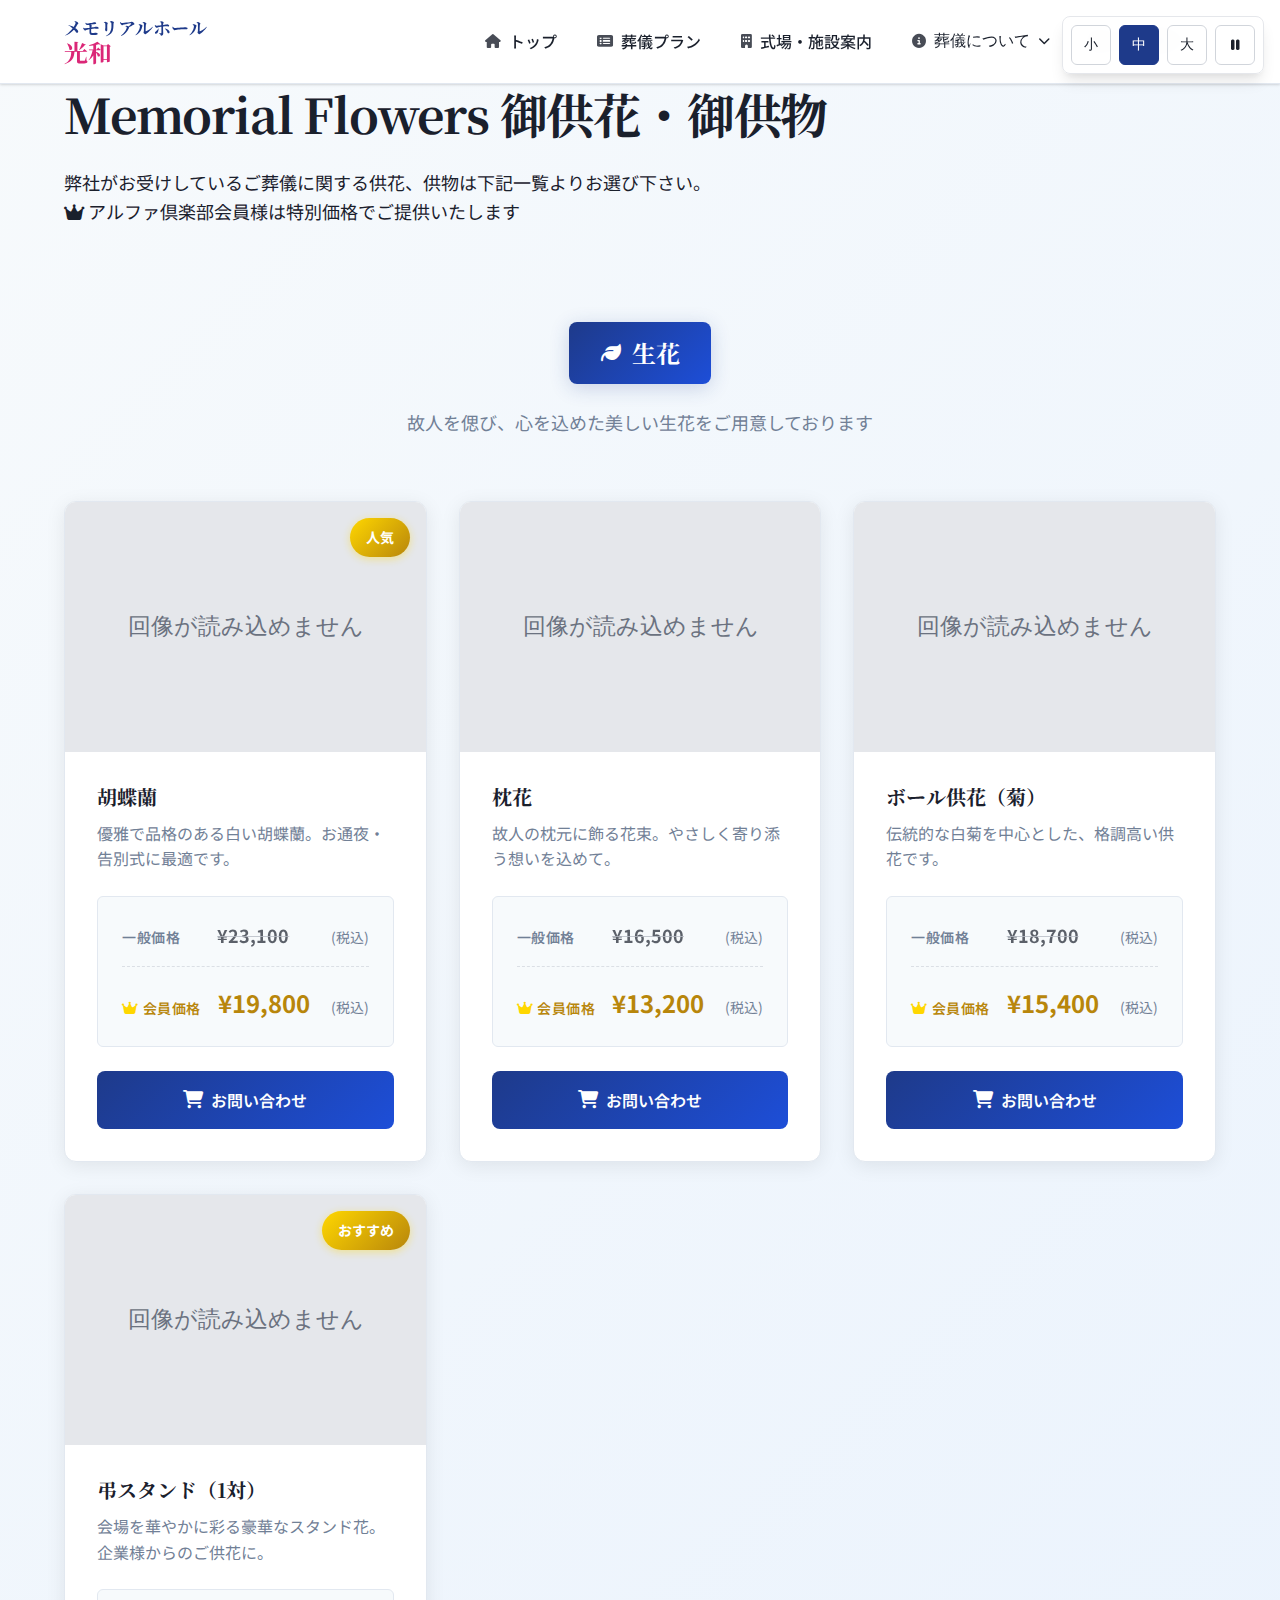
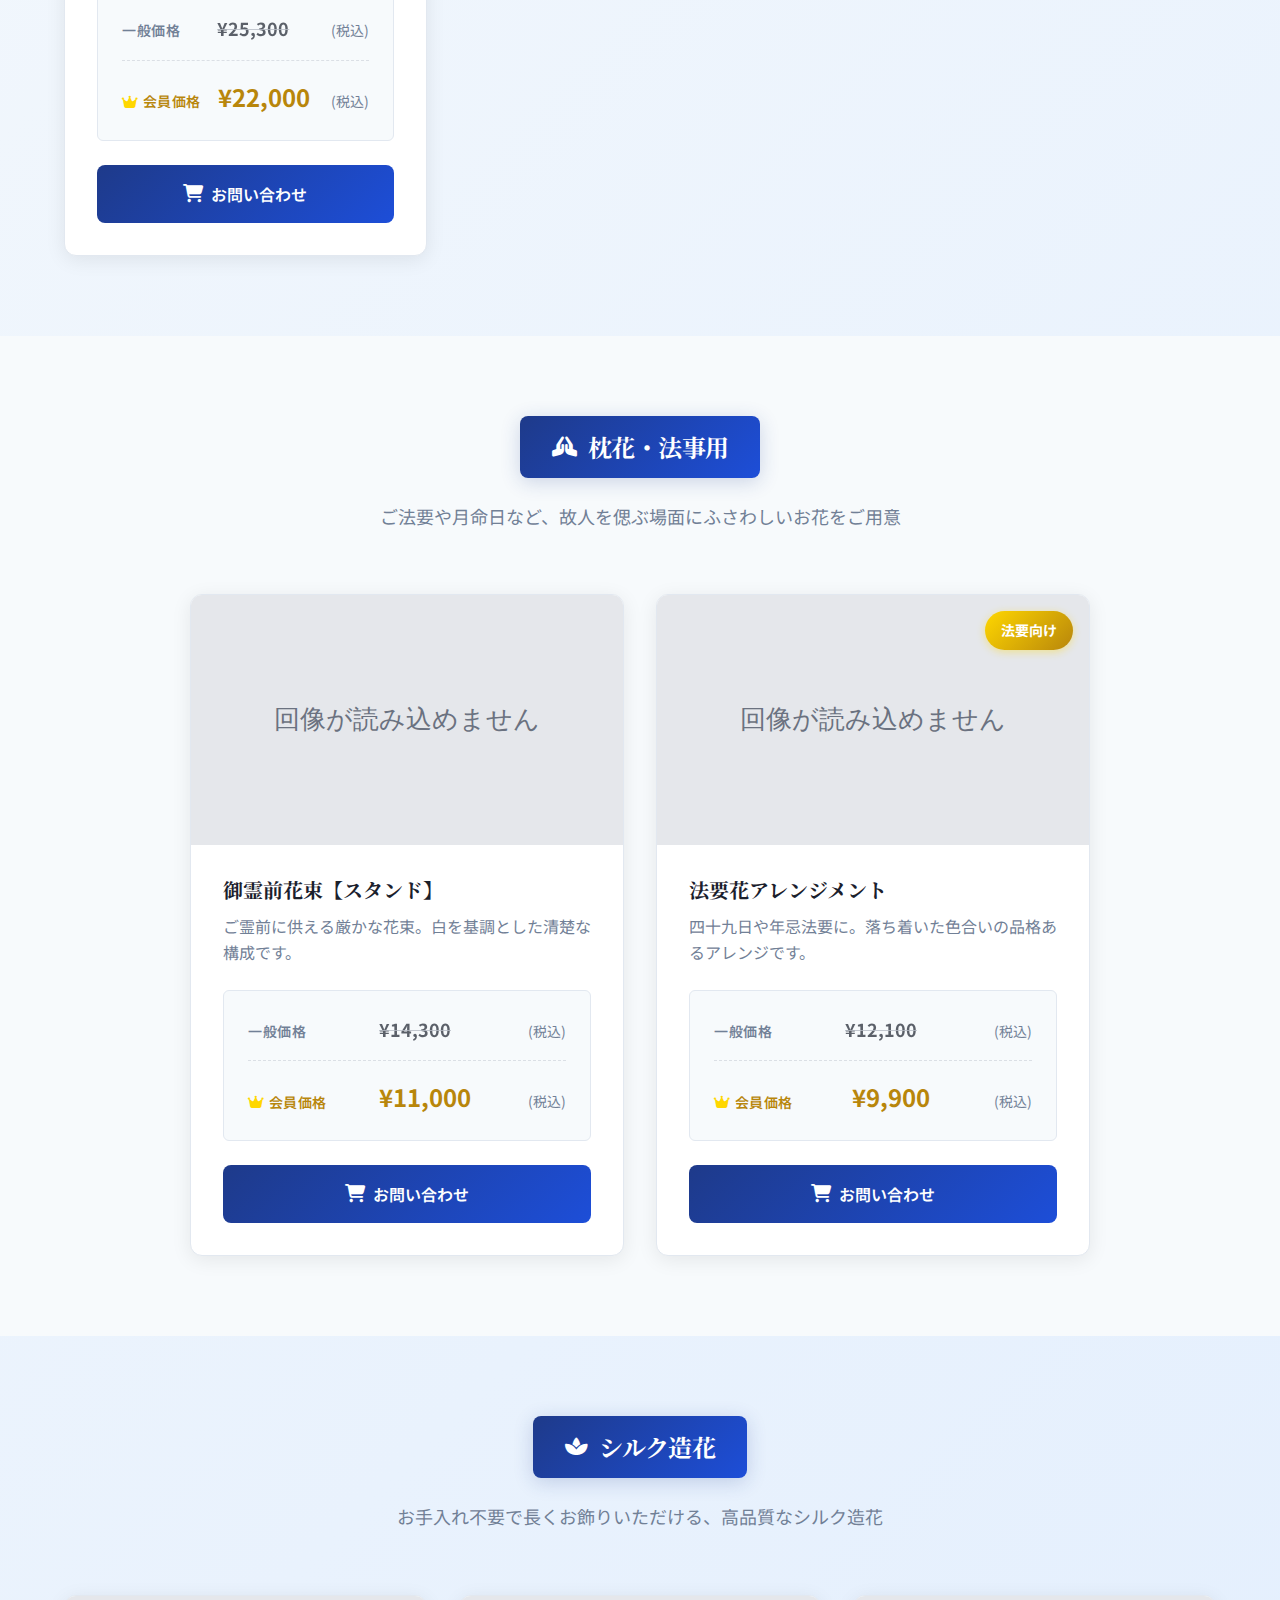
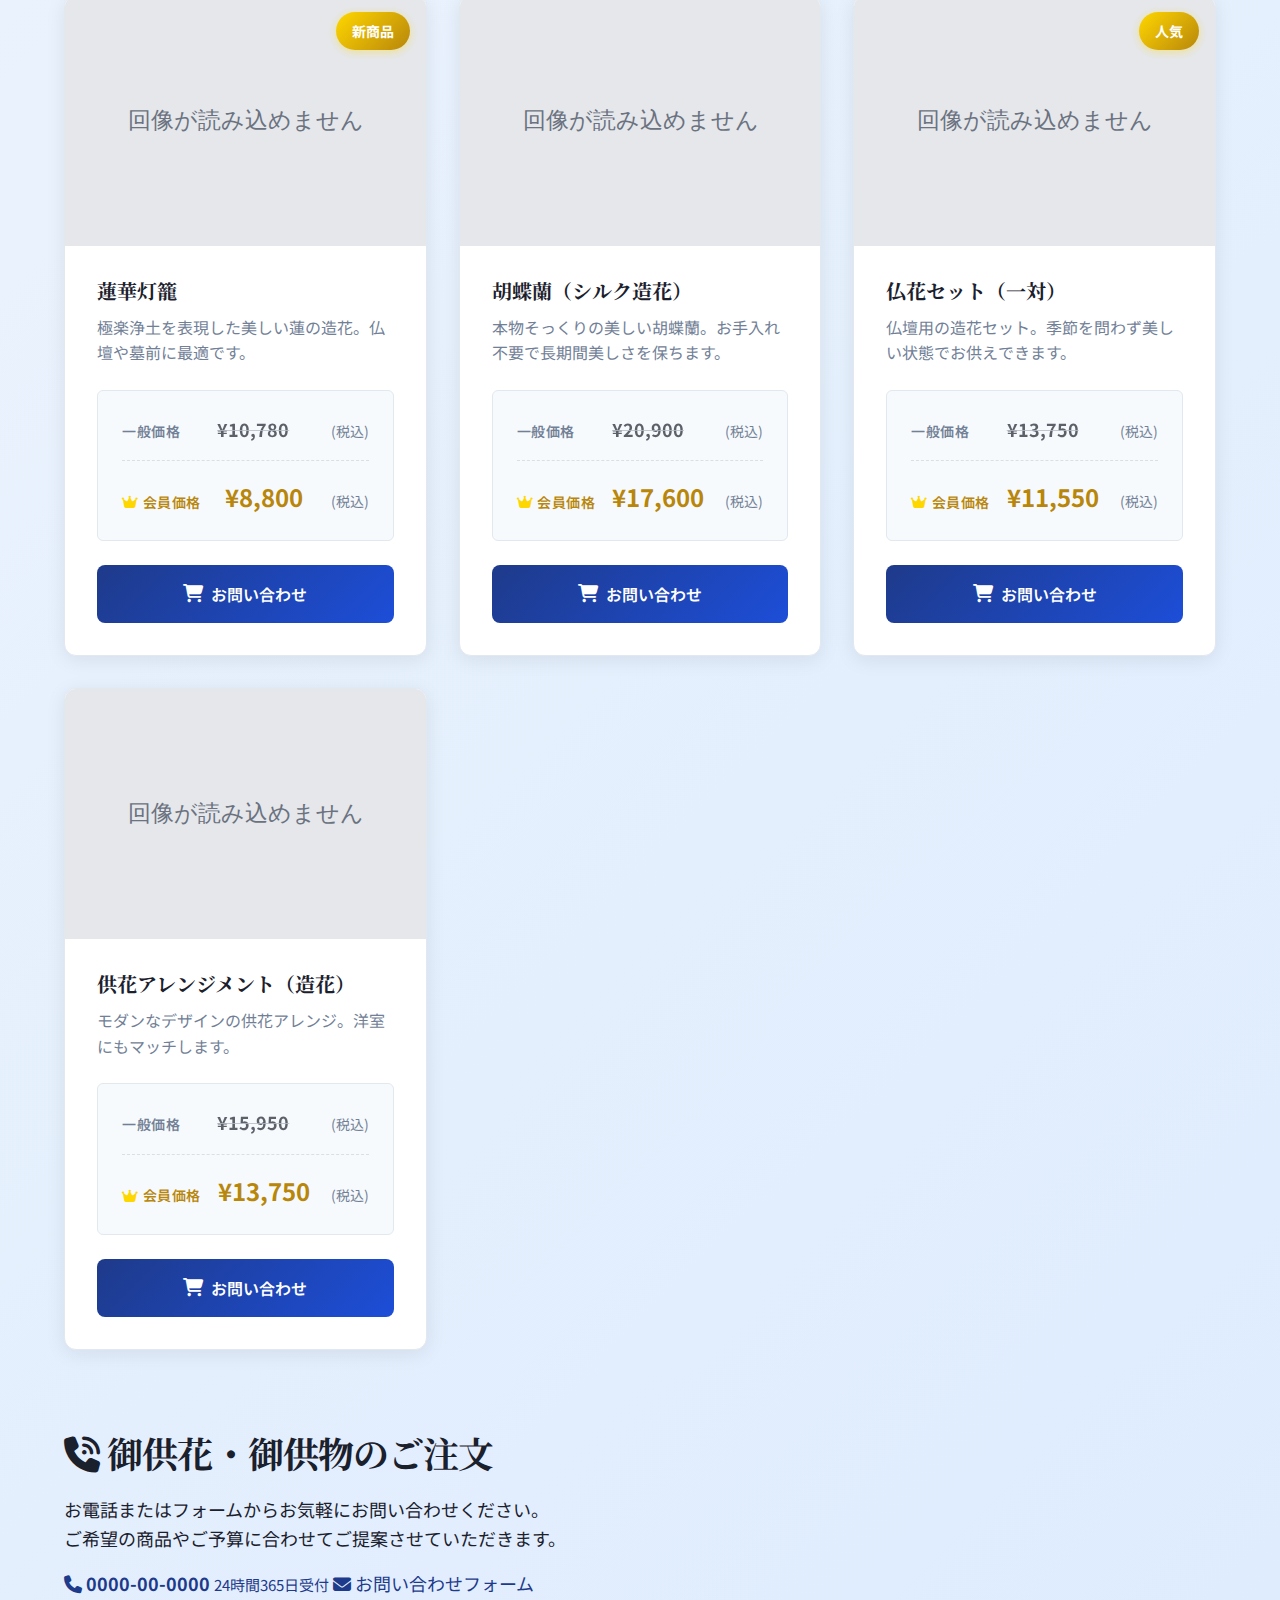
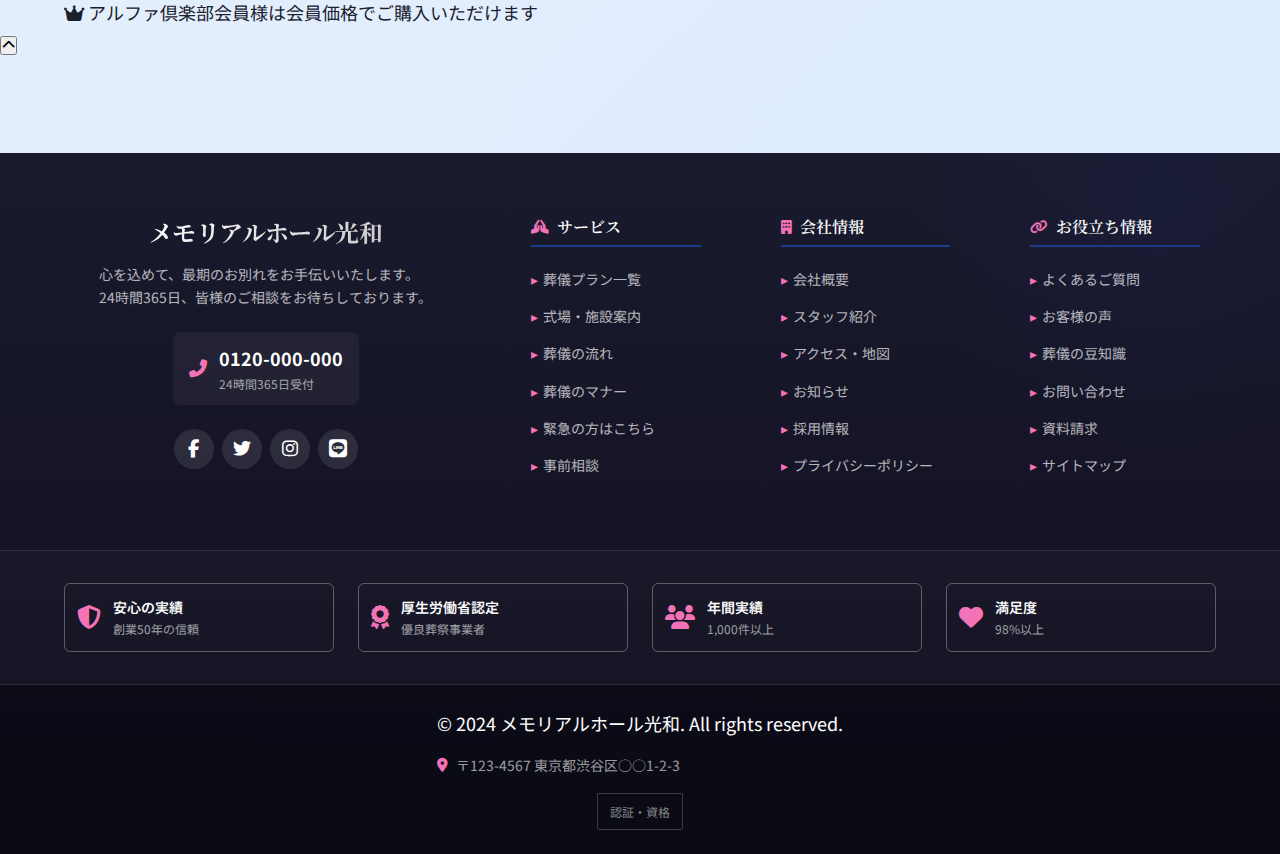
<file: flower.html>
<!DOCTYPE html>
<html lang="ja">
  <head>
    <meta charset="UTF-8" />
    <meta name="viewport" content="width=device-width, initial-scale=1.0" />
    <meta
      name="description"
      content="メモリアルホール光和は、長野県飯田市で「ご葬儀からご創儀へ」をコンセプトに、心を込めた葬儀サービスを提供しています。24時間365日対応、各種葬儀プランをご用意しております。"
    />
    <meta
      name="keywords"
      content="葬儀,葬儀場,メモリアルホール,光和,飯田市,長野県,家族葬,一般葬,直葬,24時間対応,創儀"
    />
    <meta name="author" content="メモリアルホール光和" />
    <meta name="robots" content="index, follow" />
    <meta name="googlebot" content="index, follow" />
    <link rel="canonical" href="https://memorial-kowa.example.com/" />

    <!-- Open Graph / Facebook -->
    <meta property="og:type" content="website" />
    <meta property="og:url" content="https://memorial-kowa.example.com/" />
    <meta
      property="og:title"
      content="メモリアルホール光和 | 長野県飯田市の葬儀場 - ご葬儀からご創儀へ"
    />
    <meta
      property="og:description"
      content="メモリアルホール光和は、長野県飯田市で「ご葬儀からご創儀へ」をコンセプトに、心を込めた葬儀サービスを提供しています。24時間365日対応、各種葬儀プランをご用意しております。"
    />
    <meta
      property="og:image"
      content="https://memorial-kowa.example.com/images/og-image.jpg"
    />
    <meta property="og:image:width" content="1200" />
    <meta property="og:image:height" content="630" />
    <meta property="og:locale" content="ja_JP" />
    <meta property="og:site_name" content="メモリアルホール光和" />

    <!-- Twitter Card -->
    <meta name="twitter:card" content="summary_large_image" />
    <meta name="twitter:url" content="https://memorial-kowa.example.com/" />
    <meta
      name="twitter:title"
      content="メモリアルホール光和 | 長野県飯田市の葬儀場 - ご葬儀からご創儀へ"
    />
    <meta
      name="twitter:description"
      content="メモリアルホール光和は、長野県飯田市で「ご葬儀からご創儀へ」をコンセプトに、心を込めた葬儀サービスを提供しています。24時間365日対応、各種葬儀プランをご用意しております。"
    />
    <meta
      name="twitter:image"
      content="https://memorial-kowa.example.com/images/og-image.jpg"
    />

    <title>
      メモリアルホール光和 | 長野県飯田市の葬儀場 - ご葬儀からご創儀へ
    </title>

    <!-- CSS Resources - Standard Loading to prevent FOUC -->
    <link rel="preconnect" href="https://fonts.googleapis.com" />
    <link rel="preconnect" href="https://fonts.gstatic.com" crossorigin />
    <link
      rel="stylesheet"
      href="https://fonts.googleapis.com/css2?family=Noto+Sans+JP:wght@300;400;500;700&family=Noto+Serif+JP:wght@400;700&display=swap"
    />
    <link
      rel="stylesheet"
      href="https://cdnjs.cloudflare.com/ajax/libs/font-awesome/6.5.1/css/all.min.css"
    />
    <!-- Modular CSS Architecture -->
    <link rel="stylesheet" href="css/base/variables.css" />
    <link rel="stylesheet" href="css/base/reset.css" />
    <link rel="stylesheet" href="css/layout/container.css" />
    <link rel="stylesheet" href="css/layout/header.css" />
    <link rel="stylesheet" href="css/layout/footer.css" />
    <link rel="stylesheet" href="css/layout/sidebar.css" />
    <link rel="stylesheet" href="css/layout/mobile-bar.css" />
    <link rel="stylesheet" href="css/components/buttons.css" />
    <link rel="stylesheet" href="css/components/cards.css" />
    <link rel="stylesheet" href="css/components/forms.css" />
    <link rel="stylesheet" href="css/components/animations.css" />
    <link rel="stylesheet" href="css/components/accessibility.css" />
    <link rel="stylesheet" href="css/pages/flower.css" />

    <!-- Favicon -->
    <link rel="icon" type="image/x-icon" href="/favicon.ico" />
    <link rel="apple-touch-icon" href="/apple-touch-icon.png" />

    <!-- JSON-LD Structured Data -->
    <script type="application/ld+json">
      {
        "@context": "https://schema.org",
        "@graph": [
          {
            "@type": "Organization",
            "@id": "https://memorial-kowa.example.com/#organization",
            "name": "メモリアルホール光和",
            "alternateName": "光和",
            "url": "https://memorial-kowa.example.com/",
            "logo": "https://memorial-kowa.example.com/images/logo.png",
            "contactPoint": {
              "@type": "ContactPoint",
              "telephone": "+81-0000-00-0000",
              "contactType": "customer service",
              "availableLanguage": "Japanese",
              "areaServed": "JP"
            },
            "address": {
              "@type": "PostalAddress",
              "addressCountry": "JP",
              "addressRegion": "長野県",
              "addressLocality": "飯田市",
              "streetAddress": "飯田市○○町○○番地",
              "postalCode": "000-0000"
            },
            "sameAs": [
              "https://www.facebook.com/memorial-kowa",
              "https://www.instagram.com/memorial_kowa"
            ]
          },
          {
            "@type": "LocalBusiness",
            "@id": "https://memorial-kowa.example.com/#localbusiness",
            "name": "メモリアルホール光和",
            "description": "長野県飯田市の葬儀場。「ご葬儀からご創儀へ」をコンセプトに、心を込めた葬儀サービスを提供しています。",
            "url": "https://memorial-kowa.example.com/",
            "telephone": "+81-0000-00-0000",
            "priceRange": "¥¥¥",
            "address": {
              "@type": "PostalAddress",
              "addressCountry": "JP",
              "addressRegion": "長野県",
              "addressLocality": "飯田市",
              "streetAddress": "飯田市○○町○○番地",
              "postalCode": "000-0000"
            },
            "geo": {
              "@type": "GeoCoordinates",
              "latitude": 35.5,
              "longitude": 137.8
            },
            "openingHours": "Mo-Su 00:00-23:59",
            "serviceArea": {
              "@type": "GeoCircle",
              "geoMidpoint": {
                "@type": "GeoCoordinates",
                "latitude": 35.5,
                "longitude": 137.8
              },
              "geoRadius": "50000"
            },
            "hasOfferCatalog": {
              "@type": "OfferCatalog",
              "name": "葬儀プラン",
              "itemListElement": [
                {
                  "@type": "Offer",
                  "itemOffered": {
                    "@type": "Service",
                    "name": "一般葬",
                    "description": "伝統的な葬儀形式で、多くの参列者をお迎えする葬儀プラン"
                  }
                },
                {
                  "@type": "Offer",
                  "itemOffered": {
                    "@type": "Service",
                    "name": "家族葬",
                    "description": "ご家族・親族中心の温かく静かなお別れの時間を大切にした葬儀プラン"
                  }
                },
                {
                  "@type": "Offer",
                  "itemOffered": {
                    "@type": "Service",
                    "name": "直葬",
                    "description": "シンプルで経済的な、火葬のみを行う葬儀プラン"
                  }
                }
              ]
            }
          },
          {
            "@type": "WebSite",
            "@id": "https://memorial-kowa.example.com/#website",
            "url": "https://memorial-kowa.example.com/",
            "name": "メモリアルホール光和",
            "description": "長野県飯田市の葬儀場。「ご葬儀からご創儀へ」をコンセプトに、心を込めた葬儀サービスを提供しています。",
            "publisher": {
              "@id": "https://memorial-kowa.example.com/#organization"
            },
            "potentialAction": [
              {
                "@type": "SearchAction",
                "target": {
                  "@type": "EntryPoint",
                  "urlTemplate": "https://memorial-kowa.example.com/search?q={search_term_string}"
                },
                "query-input": "required name=search_term_string"
              }
            ]
          },
          {
            "@type": "BreadcrumbList",
            "@id": "https://memorial-kowa.example.com/#breadcrumb",
            "itemListElement": [
              {
                "@type": "ListItem",
                "position": 1,
                "name": "ホーム",
                "item": "https://memorial-kowa.example.com/"
              }
            ]
          }
        ]
      }
    </script>
  </head>
  <body>

    <!-- Accessibility Controls -->
    <div
      class="accessibility-controls"
      role="toolbar"
      aria-label="アクセシビリティ設定"
    >
      <button
        class="accessibility-btn font-size-btn"
        data-size="small"
        aria-label="文字サイズを小さくする"
      >
        小
      </button>
      <button
        class="accessibility-btn font-size-btn"
        data-size="medium"
        aria-label="文字サイズを標準にする"
        aria-pressed="true"
      >
        中
      </button>
      <button
        class="accessibility-btn font-size-btn"
        data-size="large"
        aria-label="文字サイズを大きくする"
      >
        大
      </button>
      <button
        class="accessibility-btn motion-toggle-btn"
        aria-label="アニメーションを停止/再生する"
        aria-pressed="false"
      >
        <i class="fas fa-pause" aria-hidden="true"></i>
      </button>
    </div>

    <!-- Header -->
    <header class="header" role="banner">
      <div class="container">
        <div class="header__inner">
          <!-- Logo -->
          <div class="header__logo">
            <a
              href="/"
              class="logo"
              aria-label="メモリアルホール光和 ホームページ"
            >
              <span class="logo__main">メモリアルホール</span>
              <span class="logo__sub">光和</span>
            </a>
          </div>

          <!-- Desktop Navigation -->
          <nav
            id="nav"
            class="header__nav"
            role="navigation"
            aria-label="メインナビゲーション"
          >
            <ul class="nav__list">
              <li class="nav__item">
                <a href="/" class="nav__link" aria-current="page">
                  <i class="fas fa-home nav__icon" aria-hidden="true"></i>
                  <span>トップ</span>
                </a>
              </li>
              <li class="nav__item">
                <a href="#plans" class="nav__link">
                  <i class="fas fa-list-alt nav__icon" aria-hidden="true"></i>
                  <span>葬儀プラン</span>
                </a>
              </li>
              <li class="nav__item">
                <a href="#facilities" class="nav__link">
                  <i class="fas fa-building nav__icon" aria-hidden="true"></i>
                  <span>式場・施設案内</span>
                </a>
              </li>
              <li class="nav__item nav__item--dropdown">
                <button
                  class="nav__link nav__dropdown-toggle"
                  aria-expanded="false"
                  aria-haspopup="true"
                  data-dropdown="funeral-info"
                >
                  <i
                    class="fas fa-info-circle nav__icon"
                    aria-hidden="true"
                  ></i>
                  <span>葬儀について</span>
                  <i
                    class="fas fa-chevron-down nav__arrow"
                    aria-hidden="true"
                  ></i>
                </button>
                <ul
                  class="dropdown"
                  id="funeral-info-dropdown"
                  role="menu"
                  aria-labelledby="funeral-info"
                >
                  <li class="dropdown__item" role="none">
                    <a href="#flow" class="dropdown__link" role="menuitem">
                      <i class="fas fa-route" aria-hidden="true"></i>
                      <span>葬儀の流れ</span>
                    </a>
                  </li>
                  <li class="dropdown__item" role="none">
                    <a href="#manner" class="dropdown__link" role="menuitem">
                      <i class="fas fa-hand-peace" aria-hidden="true"></i>
                      <span>葬儀のマナー</span>
                    </a>
                  </li>
                  <li class="dropdown__item" role="none">
                    <a href="#faq" class="dropdown__link" role="menuitem">
                      <i class="fas fa-question-circle" aria-hidden="true"></i>
                      <span>よくある質問</span>
                    </a>
                  </li>
                </ul>
              </li>
              <li class="nav__item nav__item--dropdown">
                <button
                  class="nav__link nav__dropdown-toggle"
                  aria-expanded="false"
                  aria-haspopup="true"
                  data-dropdown="company"
                >
                  <i class="fas fa-users nav__icon" aria-hidden="true"></i>
                  <span>会社案内</span>
                  <i
                    class="fas fa-chevron-down nav__arrow"
                    aria-hidden="true"
                  ></i>
                </button>
                <ul
                  class="dropdown"
                  id="company-dropdown"
                  role="menu"
                  aria-labelledby="company"
                >
                  <li class="dropdown__item" role="none">
                    <a
                      href="#company-info"
                      class="dropdown__link"
                      role="menuitem"
                    >
                      <i class="fas fa-building-columns" aria-hidden="true"></i>
                      <span>企業情報</span>
                    </a>
                  </li>
                  <li class="dropdown__item" role="none">
                    <a href="#staff" class="dropdown__link" role="menuitem">
                      <i class="fas fa-user-tie" aria-hidden="true"></i>
                      <span>スタッフ紹介</span>
                    </a>
                  </li>
                </ul>
              </li>
            </ul>
          </nav>

          <!-- Mobile Menu Toggle -->
          <button
            class="mobile-menu-toggle"
            aria-label="メニューを開く"
            aria-expanded="false"
            aria-controls="mobile-menu"
          >
            <span class="mobile-menu-toggle__line"></span>
            <span class="mobile-menu-toggle__line"></span>
            <span class="mobile-menu-toggle__line"></span>
          </button>
        </div>
      </div>

      <!-- Mobile Menu Overlay -->
      <div class="mobile-menu-overlay" id="mobile-menu-overlay"></div>

      <!-- Mobile Menu -->
      <nav
        class="mobile-menu"
        id="mobile-menu"
        role="navigation"
        aria-label="モバイルメニュー"
      >
        <div class="mobile-menu__header">
          <span class="mobile-menu__title">メニュー</span>
          <button class="mobile-menu__close" aria-label="メニューを閉じる">
            <i class="fas fa-times" aria-hidden="true"></i>
          </button>
        </div>
        <ul class="mobile-menu__list">
          <li class="mobile-menu__item">
            <a href="/" class="mobile-menu__link" aria-current="page">
              <i class="fas fa-home" aria-hidden="true"></i>
              <span>トップ</span>
            </a>
          </li>
          <li class="mobile-menu__item">
            <a href="#plans" class="mobile-menu__link">
              <i class="fas fa-list-alt" aria-hidden="true"></i>
              <span>葬儀プラン</span>
            </a>
          </li>
          <li class="mobile-menu__item">
            <a href="#facilities" class="mobile-menu__link">
              <i class="fas fa-building" aria-hidden="true"></i>
              <span>式場・施設案内</span>
            </a>
          </li>
          <li class="mobile-menu__item mobile-menu__item--expandable">
            <button
              class="mobile-menu__link mobile-menu__expand-toggle"
              aria-expanded="false"
              data-target="funeral-submenu"
            >
              <i class="fas fa-info-circle" aria-hidden="true"></i>
              <span>葬儀について</span>
              <i
                class="fas fa-chevron-down mobile-menu__arrow"
                aria-hidden="true"
              ></i>
            </button>
            <ul class="mobile-submenu" id="funeral-submenu">
              <li class="mobile-submenu__item">
                <a href="#flow" class="mobile-submenu__link">
                  <i class="fas fa-route" aria-hidden="true"></i>
                  <span>葬儀の流れ</span>
                </a>
              </li>
              <li class="mobile-submenu__item">
                <a href="#manner" class="mobile-submenu__link">
                  <i class="fas fa-hand-peace" aria-hidden="true"></i>
                  <span>葬儀のマナー</span>
                </a>
              </li>
              <li class="mobile-submenu__item">
                <a href="#faq" class="mobile-submenu__link">
                  <i class="fas fa-question-circle" aria-hidden="true"></i>
                  <span>よくある質問</span>
                </a>
              </li>
            </ul>
          </li>
          <li class="mobile-menu__item mobile-menu__item--expandable">
            <button
              class="mobile-menu__link mobile-menu__expand-toggle"
              aria-expanded="false"
              data-target="company-submenu"
            >
              <i class="fas fa-users" aria-hidden="true"></i>
              <span>会社案内</span>
              <i
                class="fas fa-chevron-down mobile-menu__arrow"
                aria-hidden="true"
              ></i>
            </button>
            <ul class="mobile-submenu" id="company-submenu">
              <li class="mobile-submenu__item">
                <a href="#company-info" class="mobile-submenu__link">
                  <i class="fas fa-building-columns" aria-hidden="true"></i>
                  <span>企業情報</span>
                </a>
              </li>
              <li class="mobile-submenu__item">
                <a href="#staff" class="mobile-submenu__link">
                  <i class="fas fa-user-tie" aria-hidden="true"></i>
                  <span>スタッフ紹介</span>
                </a>
              </li>
            </ul>
          </li>
        </ul>

        <!-- Mobile Menu CTA -->
        <div class="mobile-menu__cta">
          <a href="tel:0000-00-0000" class="btn btn--primary btn--lg">
            <i class="fas fa-phone" aria-hidden="true"></i>
            <span>今すぐ相談</span>
          </a>
          <a href="#contact" class="btn btn--secondary btn--lg">
            <i class="fas fa-file-alt" aria-hidden="true"></i>
            <span>資料請求</span>
          </a>
        </div>
      </nav>
    </header>

    <!-- Main Content -->
    <main class="flower-main">
      <!-- Hero Section -->
      <section class="flower-hero" aria-labelledby="flower-hero-title">
        <div class="container">
          <div class="flower-hero__content">
            <h1 id="flower-hero-title" class="flower-hero__title">
              <span class="flower-hero__subtitle">Memorial Flowers</span>
              <span class="flower-hero__maintitle">御供花・御供物</span>
            </h1>
            <p class="flower-hero__text">
              弊社がお受けしているご葬儀に関する供花、供物は下記一覧よりお選び下さい。<br />
              <span class="flower-hero__highlight">
                <i class="fas fa-crown"></i>
                アルファ倶楽部会員様は特別価格でご提供いたします
              </span>
            </p>
          </div>
        </div>
      </section>

      <!-- 生花セクション -->
      <section
        class="flower-section"
        id="fresh-flowers"
        aria-labelledby="fresh-flowers-title"
      >
        <div class="container">
          <div class="flower-section__header">
            <h2 id="fresh-flowers-title" class="flower-section__title">
              <i class="fas fa-leaf"></i>
              生花
            </h2>
            <p class="flower-section__description">
              故人を偲び、心を込めた美しい生花をご用意しております
            </p>
          </div>

          <div class="flower-grid">
            <!-- 生花1: 胡蝶蘭 -->
            <div class="flower-card">
              <div class="flower-card__badge">人気</div>
              <div class="flower-card__image">
                <img
                  src="https://images.unsplash.com/photo-1578662996442-48f60103fc96?w=400&h=400&fit=crop&crop=center"
                  alt="胡蝶蘭"
                />
              </div>
              <div class="flower-card__content">
                <h3 class="flower-card__name">胡蝶蘭</h3>
                <p class="flower-card__description">
                  優雅で品格のある白い胡蝶蘭。お通夜・告別式に最適です。
                </p>
                <div class="flower-card__price">
                  <div class="price-regular">
                    <span class="price-label">一般価格</span>
                    <span class="price-amount">¥23,100</span>
                    <span class="price-tax">(税込)</span>
                  </div>
                  <div class="price-member">
                    <span class="price-label">
                      <i class="fas fa-crown"></i> 会員価格
                    </span>
                    <span class="price-amount">¥19,800</span>
                    <span class="price-tax">(税込)</span>
                  </div>
                </div>
                <a href="#flower-contact" class="flower-card__button">
                  <i class="fas fa-shopping-cart"></i>
                  お問い合わせ
                </a>
              </div>
            </div>

            <!-- 生花2: 枕花 -->
            <div class="flower-card">
              <div class="flower-card__image">
                <img
                  src="https://images.unsplash.com/photo-1563241527-3004b7be0ffd?w=400&h=400&fit=crop&crop=center"
                  alt="枕花"
                />
              </div>
              <div class="flower-card__content">
                <h3 class="flower-card__name">枕花</h3>
                <p class="flower-card__description">
                  故人の枕元に飾る花束。やさしく寄り添う想いを込めて。
                </p>
                <div class="flower-card__price">
                  <div class="price-regular">
                    <span class="price-label">一般価格</span>
                    <span class="price-amount">¥16,500</span>
                    <span class="price-tax">(税込)</span>
                  </div>
                  <div class="price-member">
                    <span class="price-label">
                      <i class="fas fa-crown"></i> 会員価格
                    </span>
                    <span class="price-amount">¥13,200</span>
                    <span class="price-tax">(税込)</span>
                  </div>
                </div>
                <a href="#flower-contact" class="flower-card__button">
                  <i class="fas fa-shopping-cart"></i>
                  お問い合わせ
                </a>
              </div>
            </div>

            <!-- 生花3: ボール供花（菊） -->
            <div class="flower-card">
              <div class="flower-card__image">
                <img
                  src="https://images.unsplash.com/photo-1490750967868-88aa4486c946?w=400&h=400&fit=crop&crop=center"
                  alt="ボール供花（菊）"
                />
              </div>
              <div class="flower-card__content">
                <h3 class="flower-card__name">ボール供花（菊）</h3>
                <p class="flower-card__description">
                  伝統的な白菊を中心とした、格調高い供花です。
                </p>
                <div class="flower-card__price">
                  <div class="price-regular">
                    <span class="price-label">一般価格</span>
                    <span class="price-amount">¥18,700</span>
                    <span class="price-tax">(税込)</span>
                  </div>
                  <div class="price-member">
                    <span class="price-label">
                      <i class="fas fa-crown"></i> 会員価格
                    </span>
                    <span class="price-amount">¥15,400</span>
                    <span class="price-tax">(税込)</span>
                  </div>
                </div>
                <a href="#flower-contact" class="flower-card__button">
                  <i class="fas fa-shopping-cart"></i>
                  お問い合わせ
                </a>
              </div>
            </div>

            <!-- 生花4: 弔スタンド -->
            <div class="flower-card">
              <div class="flower-card__badge">おすすめ</div>
              <div class="flower-card__image">
                <img
                  src="https://images.unsplash.com/photo-1560448205-4d9b3e6bb6db?w=400&h=400&fit=crop&crop=center"
                  alt="弔スタンド"
                />
              </div>
              <div class="flower-card__content">
                <h3 class="flower-card__name">弔スタンド（1対）</h3>
                <p class="flower-card__description">
                  会場を華やかに彩る豪華なスタンド花。企業様からのご供花に。
                </p>
                <div class="flower-card__price">
                  <div class="price-regular">
                    <span class="price-label">一般価格</span>
                    <span class="price-amount">¥25,300</span>
                    <span class="price-tax">(税込)</span>
                  </div>
                  <div class="price-member">
                    <span class="price-label">
                      <i class="fas fa-crown"></i> 会員価格
                    </span>
                    <span class="price-amount">¥22,000</span>
                    <span class="price-tax">(税込)</span>
                  </div>
                </div>
                <a href="#flower-contact" class="flower-card__button">
                  <i class="fas fa-shopping-cart"></i>
                  お問い合わせ
                </a>
              </div>
            </div>
          </div>
        </div>
      </section>

      <!-- 枕花・法事用セクション -->
      <section
        class="flower-section flower-section--alt"
        id="memorial-flowers"
        aria-labelledby="memorial-flowers-title"
      >
        <div class="container">
          <div class="flower-section__header">
            <h2 id="memorial-flowers-title" class="flower-section__title">
              <i class="fas fa-praying-hands"></i>
              枕花・法事用
            </h2>
            <p class="flower-section__description">
              ご法要や月命日など、故人を偲ぶ場面にふさわしいお花をご用意
            </p>
          </div>

          <div class="flower-grid flower-grid--two">
            <!-- 枕花・法事用1: 御霊前花束 -->
            <div class="flower-card">
              <div class="flower-card__image">
                <img
                  src="https://images.unsplash.com/photo-1578662996442-48f60103fc96?w=400&h=400&fit=crop&crop=center"
                  alt="御霊前花束"
                />
              </div>
              <div class="flower-card__content">
                <h3 class="flower-card__name">御霊前花束【スタンド】</h3>
                <p class="flower-card__description">
                  ご霊前に供える厳かな花束。白を基調とした清楚な構成です。
                </p>
                <div class="flower-card__price">
                  <div class="price-regular">
                    <span class="price-label">一般価格</span>
                    <span class="price-amount">¥14,300</span>
                    <span class="price-tax">(税込)</span>
                  </div>
                  <div class="price-member">
                    <span class="price-label">
                      <i class="fas fa-crown"></i> 会員価格
                    </span>
                    <span class="price-amount">¥11,000</span>
                    <span class="price-tax">(税込)</span>
                  </div>
                </div>
                <a href="#flower-contact" class="flower-card__button">
                  <i class="fas fa-shopping-cart"></i>
                  お問い合わせ
                </a>
              </div>
            </div>

            <!-- 枕花・法事用2: 法要花 -->
            <div class="flower-card">
              <div class="flower-card__badge">法要向け</div>
              <div class="flower-card__image">
                <img
                  src="https://images.unsplash.com/photo-1563825234468-c3499cf6a834?w=400&h=400&fit=crop&crop=center"
                  alt="法要花"
                />
              </div>
              <div class="flower-card__content">
                <h3 class="flower-card__name">法要花アレンジメント</h3>
                <p class="flower-card__description">
                  四十九日や年忌法要に。落ち着いた色合いの品格あるアレンジです。
                </p>
                <div class="flower-card__price">
                  <div class="price-regular">
                    <span class="price-label">一般価格</span>
                    <span class="price-amount">¥12,100</span>
                    <span class="price-tax">(税込)</span>
                  </div>
                  <div class="price-member">
                    <span class="price-label">
                      <i class="fas fa-crown"></i> 会員価格
                    </span>
                    <span class="price-amount">¥9,900</span>
                    <span class="price-tax">(税込)</span>
                  </div>
                </div>
                <a href="#flower-contact" class="flower-card__button">
                  <i class="fas fa-shopping-cart"></i>
                  お問い合わせ
                </a>
              </div>
            </div>
          </div>
        </div>
      </section>

      <!-- シルク造花セクション -->
      <section
        class="flower-section"
        id="silk-flowers"
        aria-labelledby="silk-flowers-title"
      >
        <div class="container">
          <div class="flower-section__header">
            <h2 id="silk-flowers-title" class="flower-section__title">
              <i class="fas fa-spa"></i>
              シルク造花
            </h2>
            <p class="flower-section__description">
              お手入れ不要で長くお飾りいただける、高品質なシルク造花
            </p>
          </div>

          <div class="flower-grid">
            <!-- シルク造花1: 蓮華灯籠 -->
            <div class="flower-card">
              <div class="flower-card__badge">新商品</div>
              <div class="flower-card__image">
                <img
                  src="https://images.unsplash.com/photo-1597149756823-33c7a0b7b6c1?w=400&h=400&fit=crop&crop=center"
                  alt="蓮華灯籠"
                />
              </div>
              <div class="flower-card__content">
                <h3 class="flower-card__name">蓮華灯籠</h3>
                <p class="flower-card__description">
                  極楽浄土を表現した美しい蓮の造花。仏壇や墓前に最適です。
                </p>
                <div class="flower-card__price">
                  <div class="price-regular">
                    <span class="price-label">一般価格</span>
                    <span class="price-amount">¥10,780</span>
                    <span class="price-tax">(税込)</span>
                  </div>
                  <div class="price-member">
                    <span class="price-label">
                      <i class="fas fa-crown"></i> 会員価格
                    </span>
                    <span class="price-amount">¥8,800</span>
                    <span class="price-tax">(税込)</span>
                  </div>
                </div>
                <a href="#flower-contact" class="flower-card__button">
                  <i class="fas fa-shopping-cart"></i>
                  お問い合わせ
                </a>
              </div>
            </div>

            <!-- シルク造花2: 胡蝶蘭（造花） -->
            <div class="flower-card">
              <div class="flower-card__image">
                <img
                  src="https://images.unsplash.com/photo-1565538810643-b5bdb714032a?w=400&h=400&fit=crop&crop=center"
                  alt="胡蝶蘭（造花）"
                />
              </div>
              <div class="flower-card__content">
                <h3 class="flower-card__name">胡蝶蘭（シルク造花）</h3>
                <p class="flower-card__description">
                  本物そっくりの美しい胡蝶蘭。お手入れ不要で長期間美しさを保ちます。
                </p>
                <div class="flower-card__price">
                  <div class="price-regular">
                    <span class="price-label">一般価格</span>
                    <span class="price-amount">¥20,900</span>
                    <span class="price-tax">(税込)</span>
                  </div>
                  <div class="price-member">
                    <span class="price-label">
                      <i class="fas fa-crown"></i> 会員価格
                    </span>
                    <span class="price-amount">¥17,600</span>
                    <span class="price-tax">(税込)</span>
                  </div>
                </div>
                <a href="#flower-contact" class="flower-card__button">
                  <i class="fas fa-shopping-cart"></i>
                  お問い合わせ
                </a>
              </div>
            </div>

            <!-- シルク造花3: 仏花セット -->
            <div class="flower-card">
              <div class="flower-card__badge">人気</div>
              <div class="flower-card__image">
                <img
                  src="https://images.unsplash.com/photo-1551731409-43eb3e517a1a?w=400&h=400&fit=crop&crop=center"
                  alt="仏花セット"
                />
              </div>
              <div class="flower-card__content">
                <h3 class="flower-card__name">仏花セット（一対）</h3>
                <p class="flower-card__description">
                  仏壇用の造花セット。季節を問わず美しい状態でお供えできます。
                </p>
                <div class="flower-card__price">
                  <div class="price-regular">
                    <span class="price-label">一般価格</span>
                    <span class="price-amount">¥13,750</span>
                    <span class="price-tax">(税込)</span>
                  </div>
                  <div class="price-member">
                    <span class="price-label">
                      <i class="fas fa-crown"></i> 会員価格
                    </span>
                    <span class="price-amount">¥11,550</span>
                    <span class="price-tax">(税込)</span>
                  </div>
                </div>
                <a href="#flower-contact" class="flower-card__button">
                  <i class="fas fa-shopping-cart"></i>
                  お問い合わせ
                </a>
              </div>
            </div>

            <!-- シルク造花4: 供花アレンジ -->
            <div class="flower-card">
              <div class="flower-card__image">
                <img
                  src="https://images.unsplash.com/photo-1563825234468-c3499cf6a834?w=400&h=400&fit=crop&crop=center"
                  alt="供花アレンジ"
                />
              </div>
              <div class="flower-card__content">
                <h3 class="flower-card__name">供花アレンジメント（造花）</h3>
                <p class="flower-card__description">
                  モダンなデザインの供花アレンジ。洋室にもマッチします。
                </p>
                <div class="flower-card__price">
                  <div class="price-regular">
                    <span class="price-label">一般価格</span>
                    <span class="price-amount">¥15,950</span>
                    <span class="price-tax">(税込)</span>
                  </div>
                  <div class="price-member">
                    <span class="price-label">
                      <i class="fas fa-crown"></i> 会員価格
                    </span>
                    <span class="price-amount">¥13,750</span>
                    <span class="price-tax">(税込)</span>
                  </div>
                </div>
                <a href="#flower-contact" class="flower-card__button">
                  <i class="fas fa-shopping-cart"></i>
                  お問い合わせ
                </a>
              </div>
            </div>
          </div>
        </div>
      </section>

      <!-- CTA Section -->
      <section
        class="flower-cta"
        id="flower-contact"
        aria-labelledby="flower-cta-title"
      >
        <div class="container">
          <div class="flower-cta__content">
            <h2 id="flower-cta-title" class="flower-cta__title">
              <i class="fas fa-phone-volume"></i>
              御供花・御供物のご注文
            </h2>
            <p class="flower-cta__text">
              お電話またはフォームからお気軽にお問い合わせください。<br />
              ご希望の商品やご予算に合わせてご提案させていただきます。
            </p>
            <div class="flower-cta__buttons">
              <a
                href="tel:0000-00-0000"
                class="flower-cta__button flower-cta__button--phone"
              >
                <i class="fas fa-phone"></i>
                <span>
                  <strong>0000-00-0000</strong>
                  <small>24時間365日受付</small>
                </span>
              </a>
              <a
                href="contact.html"
                class="flower-cta__button flower-cta__button--form"
              >
                <i class="fas fa-envelope"></i>
                お問い合わせフォーム
              </a>
            </div>
            <div class="flower-cta__note">
              <i class="fas fa-crown"></i>
              アルファ倶楽部会員様は会員価格でご購入いただけます
            </div>
          </div>
        </div>
      </section>
    </main>

    <!-- Fixed CTA Sidebar (PC) -->
    <aside
      class="fixed-sidebar"
      role="complementary"
      aria-label="固定アクションメニュー"
    >
      <div class="fixed-sidebar__header">
        <span class="fixed-sidebar__title">24時間対応</span>
      </div>

      <a
        href="tel:0000-00-0000"
        class="fixed-sidebar__item fixed-sidebar__item--phone"
        aria-label="今すぐお電話 0000-00-0000"
      >
        <div class="fixed-sidebar__icon">
          <i class="fas fa-phone"></i>
          <span class="pulse-ring"></span>
        </div>
        <div class="fixed-sidebar__content">
          <span class="fixed-sidebar__label">電話相談</span>
          <span class="fixed-sidebar__phone">0000-00-0000</span>
        </div>
      </a>

      <a
        href="https://line.me/R/ti/p/@example"
        class="fixed-sidebar__item fixed-sidebar__item--line"
        aria-label="LINEで相談"
      >
        <div class="fixed-sidebar__icon">
          <i class="fab fa-line"></i>
        </div>
        <div class="fixed-sidebar__content">
          <span class="fixed-sidebar__label">LINE相談</span>
          <span class="fixed-sidebar__sub">気軽に相談</span>
        </div>
      </a>

      <a
        href="#contact"
        class="fixed-sidebar__item fixed-sidebar__item--document"
        aria-label="無料資料請求"
      >
        <div class="fixed-sidebar__icon">
          <i class="fas fa-file-alt"></i>
        </div>
        <div class="fixed-sidebar__content">
          <span class="fixed-sidebar__label">資料請求</span>
          <span class="fixed-sidebar__sub">無料</span>
        </div>
      </a>

      <a
        href="#plans"
        class="fixed-sidebar__item fixed-sidebar__item--plans"
        aria-label="プラン一覧を見る"
      >
        <div class="fixed-sidebar__icon">
          <i class="fas fa-list-alt"></i>
        </div>
        <div class="fixed-sidebar__content">
          <span class="fixed-sidebar__label">プラン</span>
          <span class="fixed-sidebar__sub">料金確認</span>
        </div>
      </a>

      <button
        class="fixed-sidebar__item fixed-sidebar__item--scroll"
        id="backToTop"
        aria-label="ページトップへ戻る"
      >
        <div class="fixed-sidebar__icon">
          <i class="fas fa-arrow-up"></i>
        </div>
        <div class="fixed-sidebar__content">
          <span class="fixed-sidebar__label">TOP</span>
        </div>
      </button>
    </aside>

    <!-- Progress Bar -->
    <div class="progress-bar" id="progressBar"></div>

    <!-- Back to Top Button -->
    <button class="back-to-top" id="backToTop" aria-label="ページトップへ戻る">
      <i class="fas fa-chevron-up" aria-hidden="true"></i>
    </button>

    <!-- Fixed Bottom Bar (Mobile) -->
    <nav
      class="fixed-bottom-bar"
      role="navigation"
      aria-label="モバイル固定アクションバー"
    >
      <a
        href="tel:0000-00-0000"
        class="fixed-bottom-bar__item fixed-bottom-bar__item--phone"
        aria-label="今すぐ電話"
      >
        <div class="fixed-bottom-bar__icon">
          <i class="fas fa-phone"></i>
          <span class="pulse-dot"></span>
        </div>
        <span class="fixed-bottom-bar__label">電話</span>
      </a>

      <a
        href="https://line.me/R/ti/p/@example"
        class="fixed-bottom-bar__item fixed-bottom-bar__item--line"
        aria-label="LINEで相談"
      >
        <div class="fixed-bottom-bar__icon">
          <i class="fab fa-line"></i>
        </div>
        <span class="fixed-bottom-bar__label">LINE</span>
      </a>

      <a
        href="#contact"
        class="fixed-bottom-bar__item fixed-bottom-bar__item--document"
        aria-label="資料請求"
      >
        <div class="fixed-bottom-bar__icon">
          <i class="fas fa-file-alt"></i>
        </div>
        <span class="fixed-bottom-bar__label">資料請求</span>
      </a>

      <button
        class="fixed-bottom-bar__item fixed-bottom-bar__item--menu mobile-menu-toggle-bottom"
        aria-label="メニューを開く"
      >
        <div class="fixed-bottom-bar__icon">
          <i class="fas fa-bars"></i>
        </div>
        <span class="fixed-bottom-bar__label">メニュー</span>
      </button>
    </nav>

    <!-- Footer -->
    <footer class="footer" role="contentinfo">
      <div class="footer__top">
        <div class="container">
          <div class="footer__grid">
            <!-- Company Info -->
            <div class="footer__column footer__column--main">
              <div class="footer__logo">
                <h2 class="footer__brand">メモリアルホール光和</h2>
              </div>
              <p class="footer__description">
                心を込めて、最期のお別れをお手伝いいたします。<br />
                24時間365日、皆様のご相談をお待ちしております。
              </p>
              <div class="footer__contact-info">
                <a href="tel:0120-000-000" class="footer__phone">
                  <i class="fas fa-phone-alt"></i>
                  <span>
                    <strong>0120-000-000</strong>
                    <small>24時間365日受付</small>
                  </span>
                </a>
              </div>
              <div class="footer__social">
                <a href="#" class="footer__social-link" aria-label="Facebook">
                  <i class="fab fa-facebook-f"></i>
                </a>
                <a href="#" class="footer__social-link" aria-label="Twitter">
                  <i class="fab fa-twitter"></i>
                </a>
                <a href="#" class="footer__social-link" aria-label="Instagram">
                  <i class="fab fa-instagram"></i>
                </a>
                <a href="#" class="footer__social-link" aria-label="LINE">
                  <i class="fab fa-line"></i>
                </a>
              </div>
            </div>

            <!-- Services -->
            <div class="footer__column">
              <h3 class="footer__title">
                <i class="fas fa-hands-praying"></i>
                サービス
              </h3>
              <ul class="footer__links">
                <li><a href="#plans">葬儀プラン一覧</a></li>
                <li><a href="#facilities">式場・施設案内</a></li>
                <li><a href="#flow">葬儀の流れ</a></li>
                <li><a href="#manner">葬儀のマナー</a></li>
                <li><a href="#emergency">緊急の方はこちら</a></li>
                <li><a href="#consultation">事前相談</a></li>
              </ul>
            </div>

            <!-- Company -->
            <div class="footer__column">
              <h3 class="footer__title">
                <i class="fas fa-building"></i>
                会社情報
              </h3>
              <ul class="footer__links">
                <li><a href="#company-info">会社概要</a></li>
                <li><a href="#staff">スタッフ紹介</a></li>
                <li><a href="#access">アクセス・地図</a></li>
                <li><a href="#news">お知らせ</a></li>
                <li><a href="#recruit">採用情報</a></li>
                <li><a href="#privacy">プライバシーポリシー</a></li>
              </ul>
            </div>

            <!-- Quick Links -->
            <div class="footer__column">
              <h3 class="footer__title">
                <i class="fas fa-link"></i>
                お役立ち情報
              </h3>
              <ul class="footer__links">
                <li><a href="#faq">よくあるご質問</a></li>
                <li><a href="#customer-voices">お客様の声</a></li>
                <li><a href="#blog">葬儀の豆知識</a></li>
                <li><a href="#contact">お問い合わせ</a></li>
                <li><a href="#document">資料請求</a></li>
                <li><a href="#sitemap">サイトマップ</a></li>
              </ul>
            </div>
          </div>
        </div>
      </div>

      <!-- Footer Middle -->
      <div class="footer__middle">
        <div class="container">
          <div class="footer__features">
            <div class="footer__feature">
              <i class="fas fa-shield-alt"></i>
              <div>
                <strong>安心の実績</strong>
                <span>創業50年の信頼</span>
              </div>
            </div>
            <div class="footer__feature">
              <i class="fas fa-award"></i>
              <div>
                <strong>厚生労働省認定</strong>
                <span>優良葬祭事業者</span>
              </div>
            </div>
            <div class="footer__feature">
              <i class="fas fa-users"></i>
              <div>
                <strong>年間実績</strong>
                <span>1,000件以上</span>
              </div>
            </div>
            <div class="footer__feature">
              <i class="fas fa-heart"></i>
              <div>
                <strong>満足度</strong>
                <span>98%以上</span>
              </div>
            </div>
          </div>
        </div>
      </div>

      <!-- Footer Bottom -->
      <div class="footer__bottom">
        <div class="container">
          <div class="footer__bottom-content">
            <div class="footer__copyright">
              <p>&copy; 2024 メモリアルホール光和. All rights reserved.</p>
              <p class="footer__address">
                <i class="fas fa-map-marker-alt"></i>
                〒123-4567 東京都渋谷区○○1-2-3
              </p>
            </div>
            <div class="footer__certifications">
              <span class="footer__cert-text">認証・資格</span>
            </div>
          </div>
        </div>
      </div>
    </footer>

    <!-- JavaScript - Deferred Loading -->
    <script src="js/main.js" defer></script>
  </body>
</html>
</file>
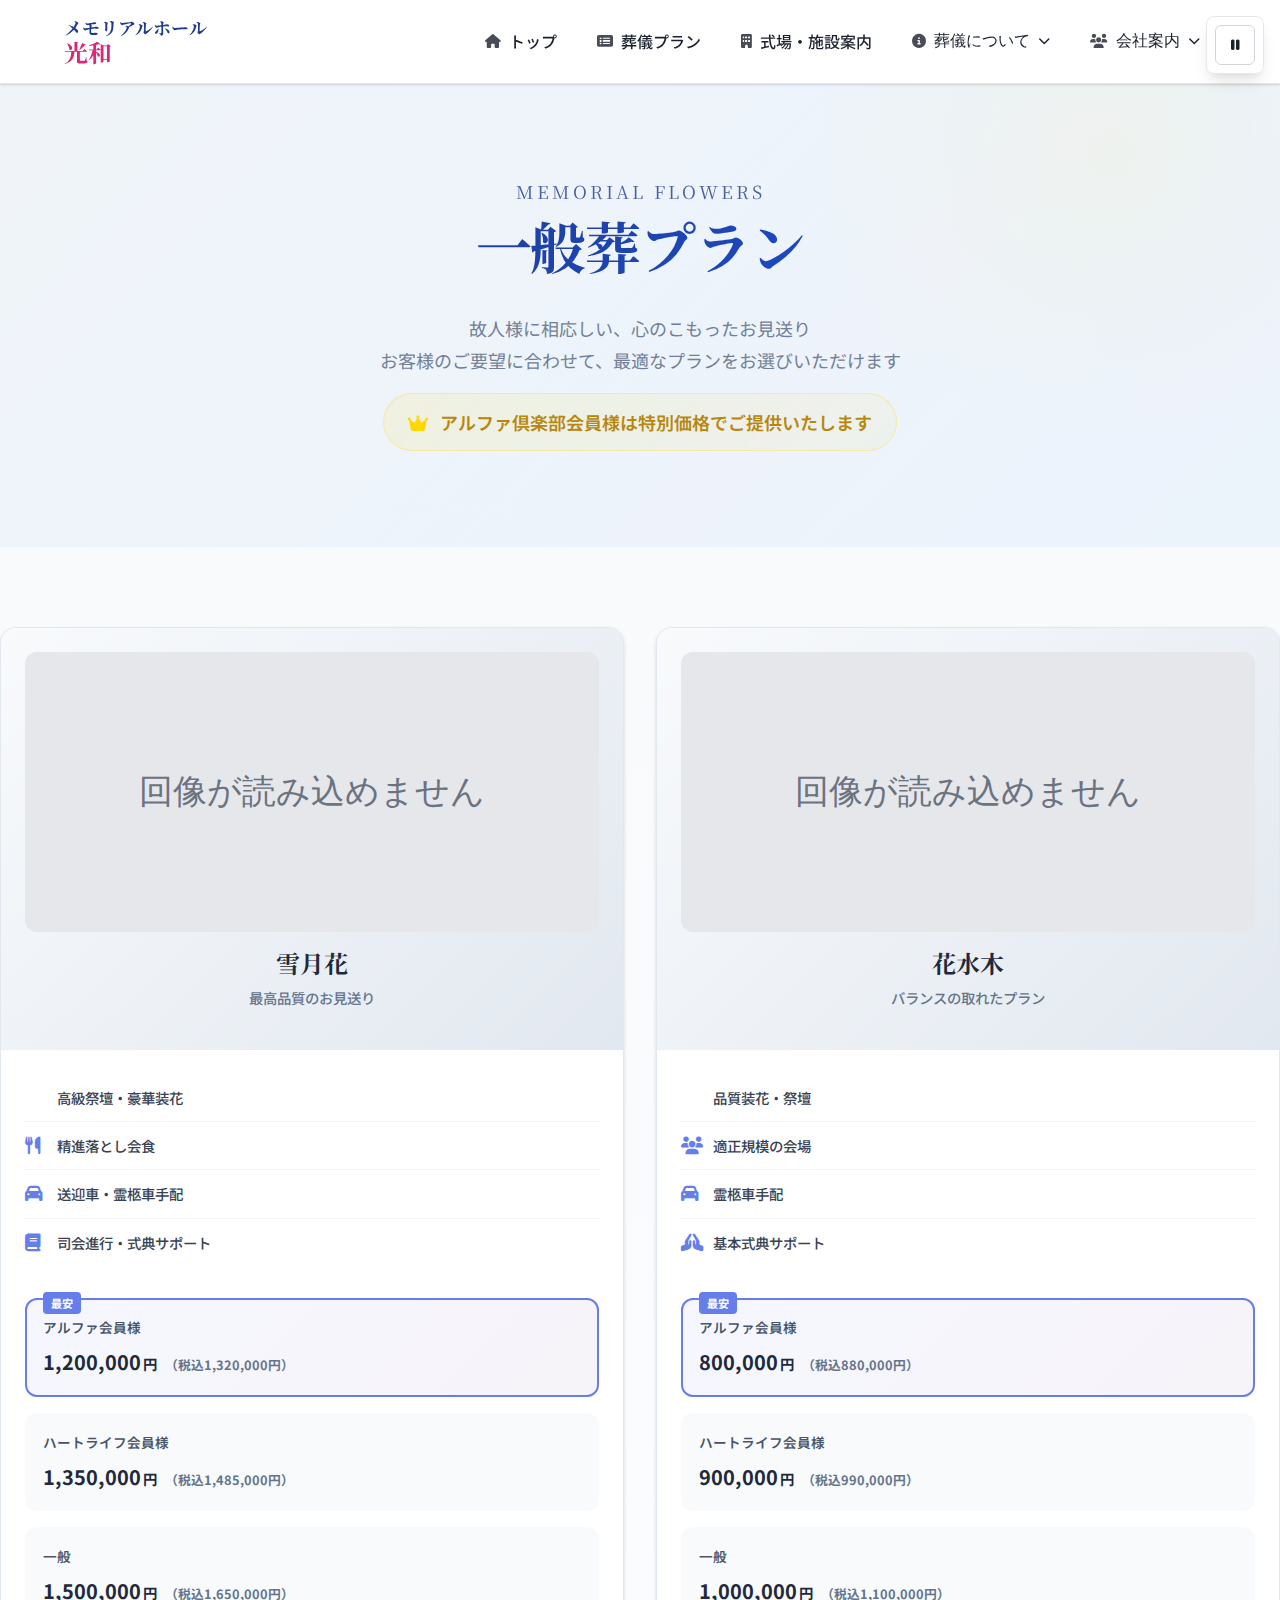
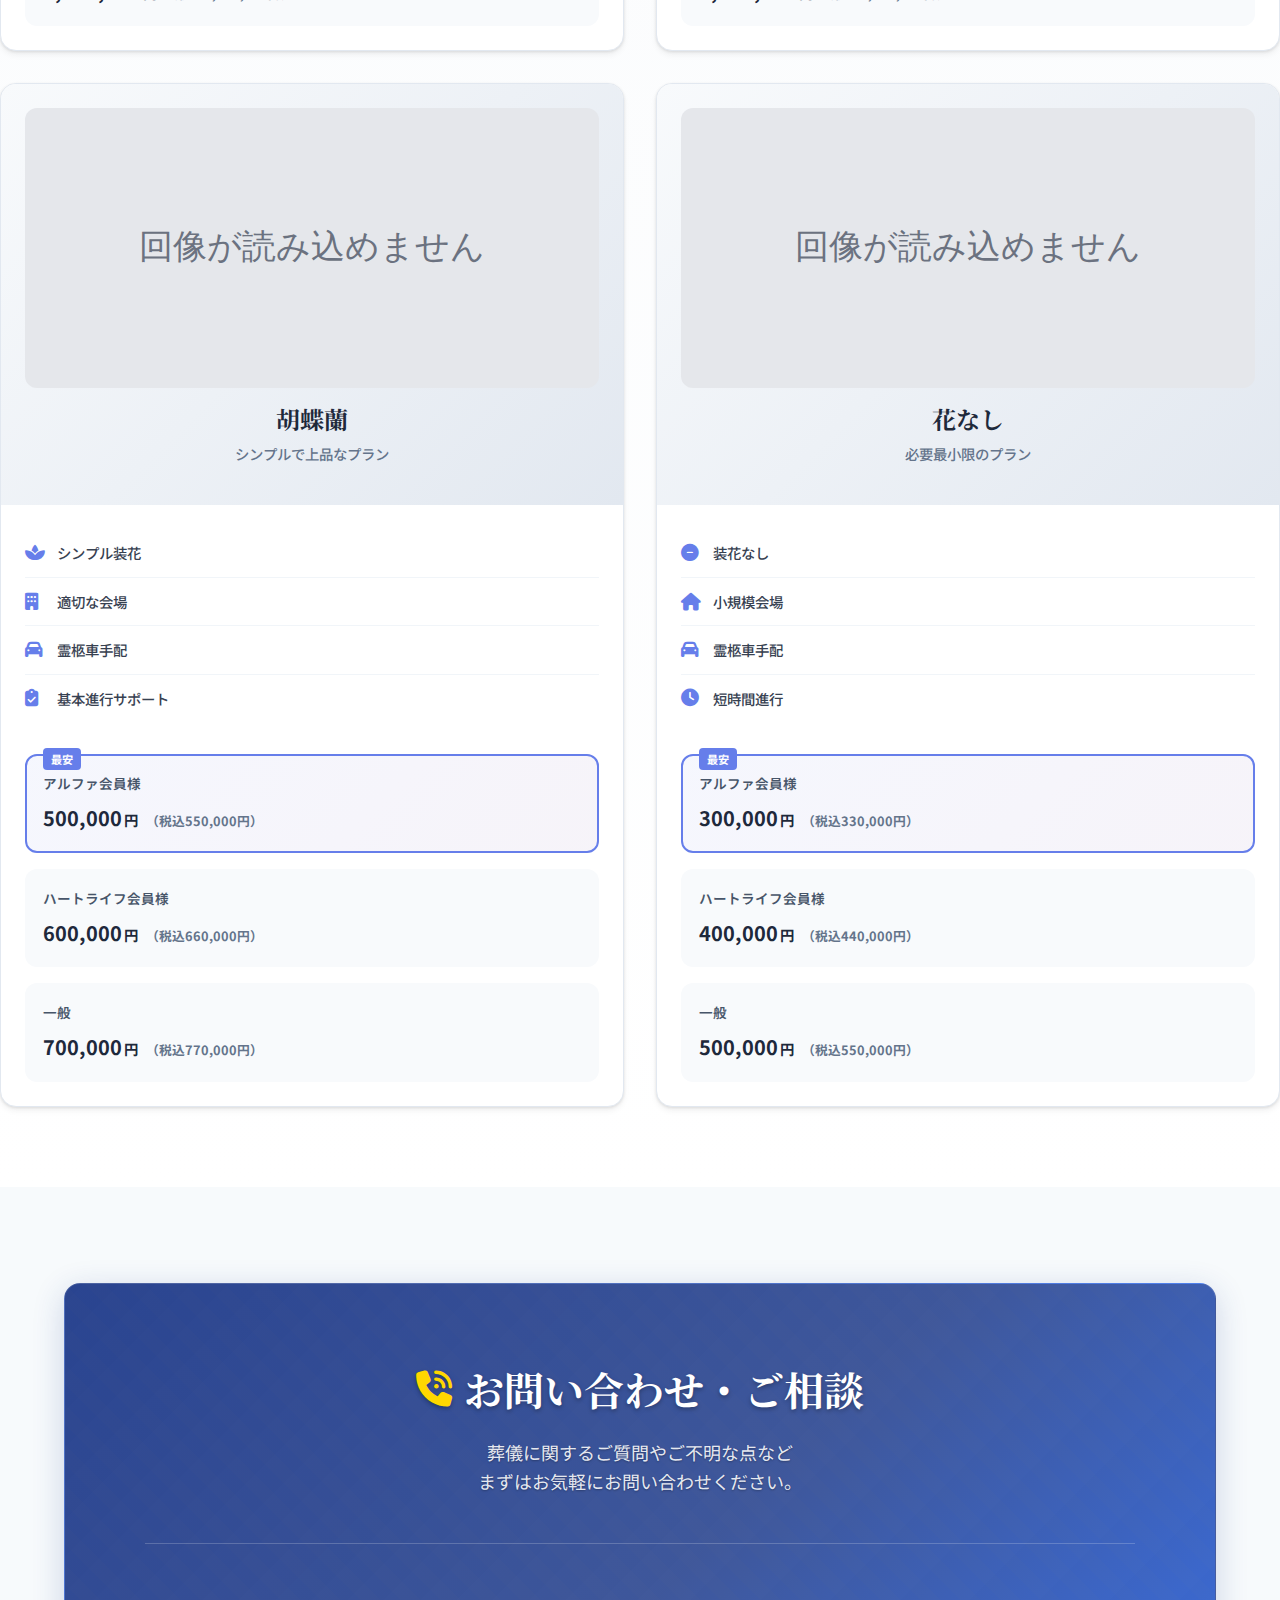
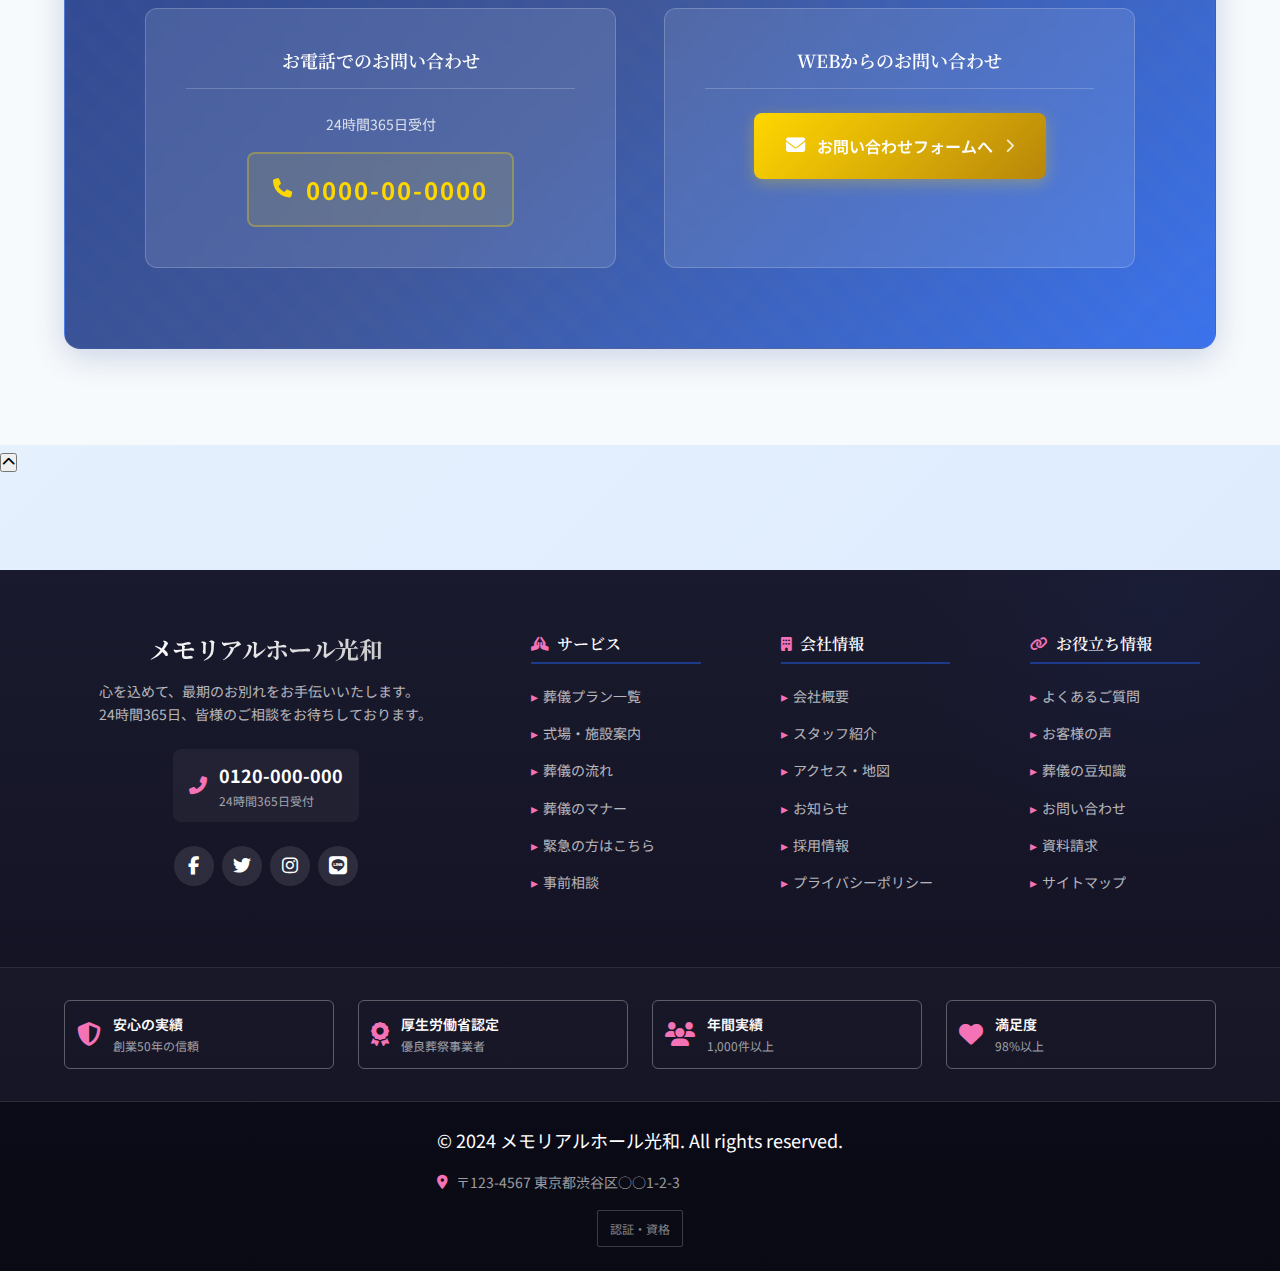
<file: ippansou.html>
<!DOCTYPE html>
<html lang="ja">
  <head>
    <meta charset="UTF-8" />
    <meta name="viewport" content="width=device-width, initial-scale=1.0" />
    <meta
      name="description"
      content="メモリアルホール光和は、長野県飯田市で「ご葬儀からご創儀へ」をコンセプトに、心を込めた葬儀サービスを提供しています。24時間365日対応、各種葬儀プランをご用意しております。"
    />
    <meta
      name="keywords"
      content="葬儀,葬儀場,メモリアルホール,光和,飯田市,長野県,家族葬,一般葬,直葬,24時間対応,創儀"
    />
    <meta name="author" content="メモリアルホール光和" />
    <meta name="robots" content="index, follow" />
    <meta name="googlebot" content="index, follow" />
    <link rel="canonical" href="https://memorial-kowa.example.com/" />

    <!-- Open Graph / Facebook -->
    <meta property="og:type" content="website" />
    <meta property="og:url" content="https://memorial-kowa.example.com/" />
    <meta
      property="og:title"
      content="メモリアルホール光和 | 長野県飯田市の葬儀場 - ご葬儀からご創儀へ"
    />
    <meta
      property="og:description"
      content="メモリアルホール光和は、長野県飯田市で「ご葬儀からご創儀へ」をコンセプトに、心を込めた葬儀サービスを提供しています。24時間365日対応、各種葬儀プランをご用意しております。"
    />
    <meta
      property="og:image"
      content="https://memorial-kowa.example.com/images/og-image.jpg"
    />
    <meta property="og:image:width" content="1200" />
    <meta property="og:image:height" content="630" />
    <meta property="og:locale" content="ja_JP" />
    <meta property="og:site_name" content="メモリアルホール光和" />

    <!-- Twitter Card -->
    <meta name="twitter:card" content="summary_large_image" />
    <meta name="twitter:url" content="https://memorial-kowa.example.com/" />
    <meta
      name="twitter:title"
      content="メモリアルホール光和 | 長野県飯田市の葬儀場 - ご葬儀からご創儀へ"
    />
    <meta
      name="twitter:description"
      content="メモリアルホール光和は、長野県飯田市で「ご葬儀からご創儀へ」をコンセプトに、心を込めた葬儀サービスを提供しています。24時間365日対応、各種葬儀プランをご用意しております。"
    />
    <meta
      name="twitter:image"
      content="https://memorial-kowa.example.com/images/og-image.jpg"
    />

    <title>
      メモリアルホール光和 | 長野県飯田市の葬儀場 - ご葬儀からご創儀へ
    </title>

    <!-- CSS Resources - Standard Loading to prevent FOUC -->
    <link rel="preconnect" href="https://fonts.googleapis.com" />
    <link rel="preconnect" href="https://fonts.gstatic.com" crossorigin />
    <link
      rel="stylesheet"
      href="https://fonts.googleapis.com/css2?family=Noto+Sans+JP:wght@300;400;500;700&family=Noto+Serif+JP:wght@400;700&display=swap"
    />
    <link
      rel="stylesheet"
      href="https://cdnjs.cloudflare.com/ajax/libs/font-awesome/6.5.1/css/all.min.css"
    />
    <!-- Modular CSS Architecture -->
    <link rel="stylesheet" href="css/base/variables.css" />
    <link rel="stylesheet" href="css/base/reset.css" />
    <link rel="stylesheet" href="css/layout/container.css" />
    <link rel="stylesheet" href="css/layout/header.css" />
    <link rel="stylesheet" href="css/layout/footer.css" />
    <link rel="stylesheet" href="css/layout/sidebar.css" />
    <link rel="stylesheet" href="css/layout/mobile-bar.css" />
    <link rel="stylesheet" href="css/components/buttons.css" />
    <link rel="stylesheet" href="css/components/cards.css" />
    <link rel="stylesheet" href="css/components/forms.css" />
    <link rel="stylesheet" href="css/components/animations.css" />
    <link rel="stylesheet" href="css/components/accessibility.css" />
    <link rel="stylesheet" href="css/pages/ippansou.css" />

    <!-- Favicon -->
    <link rel="icon" type="image/x-icon" href="/favicon.ico" />
    <link rel="apple-touch-icon" href="/apple-touch-icon.png" />

    <!-- JSON-LD Structured Data -->
    <script type="application/ld+json">
      {
        "@context": "https://schema.org",
        "@graph": [
          {
            "@type": "Organization",
            "@id": "https://memorial-kowa.example.com/#organization",
            "name": "メモリアルホール光和",
            "alternateName": "光和",
            "url": "https://memorial-kowa.example.com/",
            "logo": "https://memorial-kowa.example.com/images/logo.png",
            "contactPoint": {
              "@type": "ContactPoint",
              "telephone": "+81-0000-00-0000",
              "contactType": "customer service",
              "availableLanguage": "Japanese",
              "areaServed": "JP"
            },
            "address": {
              "@type": "PostalAddress",
              "addressCountry": "JP",
              "addressRegion": "長野県",
              "addressLocality": "飯田市",
              "streetAddress": "飯田市○○町○○番地",
              "postalCode": "000-0000"
            },
            "sameAs": [
              "https://www.facebook.com/memorial-kowa",
              "https://www.instagram.com/memorial_kowa"
            ]
          },
          {
            "@type": "LocalBusiness",
            "@id": "https://memorial-kowa.example.com/#localbusiness",
            "name": "メモリアルホール光和",
            "description": "長野県飯田市の葬儀場。「ご葬儀からご創儀へ」をコンセプトに、心を込めた葬儀サービスを提供しています。",
            "url": "https://memorial-kowa.example.com/",
            "telephone": "+81-0000-00-0000",
            "priceRange": "¥¥¥",
            "address": {
              "@type": "PostalAddress",
              "addressCountry": "JP",
              "addressRegion": "長野県",
              "addressLocality": "飯田市",
              "streetAddress": "飯田市○○町○○番地",
              "postalCode": "000-0000"
            },
            "geo": {
              "@type": "GeoCoordinates",
              "latitude": 35.5,
              "longitude": 137.8
            },
            "openingHours": "Mo-Su 00:00-23:59",
            "serviceArea": {
              "@type": "GeoCircle",
              "geoMidpoint": {
                "@type": "GeoCoordinates",
                "latitude": 35.5,
                "longitude": 137.8
              },
              "geoRadius": "50000"
            },
            "hasOfferCatalog": {
              "@type": "OfferCatalog",
              "name": "葬儀プラン",
              "itemListElement": [
                {
                  "@type": "Offer",
                  "itemOffered": {
                    "@type": "Service",
                    "name": "一般葬",
                    "description": "伝統的な葬儀形式で、多くの参列者をお迎えする葬儀プラン"
                  }
                },
                {
                  "@type": "Offer",
                  "itemOffered": {
                    "@type": "Service",
                    "name": "家族葬",
                    "description": "ご家族・親族中心の温かく静かなお別れの時間を大切にした葬儀プラン"
                  }
                },
                {
                  "@type": "Offer",
                  "itemOffered": {
                    "@type": "Service",
                    "name": "直葬",
                    "description": "シンプルで経済的な、火葬のみを行う葬儀プラン"
                  }
                }
              ]
            }
          },
          {
            "@type": "WebSite",
            "@id": "https://memorial-kowa.example.com/#website",
            "url": "https://memorial-kowa.example.com/",
            "name": "メモリアルホール光和",
            "description": "長野県飯田市の葬儀場。「ご葬儀からご創儀へ」をコンセプトに、心を込めた葬儀サービスを提供しています。",
            "publisher": {
              "@id": "https://memorial-kowa.example.com/#organization"
            },
            "potentialAction": [
              {
                "@type": "SearchAction",
                "target": {
                  "@type": "EntryPoint",
                  "urlTemplate": "https://memorial-kowa.example.com/search?q={search_term_string}"
                },
                "query-input": "required name=search_term_string"
              }
            ]
          },
          {
            "@type": "BreadcrumbList",
            "@id": "https://memorial-kowa.example.com/#breadcrumb",
            "itemListElement": [
              {
                "@type": "ListItem",
                "position": 1,
                "name": "ホーム",
                "item": "https://memorial-kowa.example.com/"
              }
            ]
          }
        ]
      }
    </script>
  </head>
  <body>
    <!-- Accessibility Controls -->
    <div
      class="accessibility-controls"
      role="toolbar"
      aria-label="アクセシビリティ設定"
    >
      <button
        class="accessibility-btn motion-toggle-btn"
        aria-label="アニメーションを停止/再生する"
        aria-pressed="false"
      >
        <i class="fas fa-pause" aria-hidden="true"></i>
      </button>
    </div>

    <!-- Header -->
    <header class="header" role="banner">
      <div class="container">
        <div class="header__inner">
          <!-- Logo -->
          <div class="header__logo">
            <a
              href="/"
              class="logo"
              aria-label="メモリアルホール光和 ホームページ"
            >
              <span class="logo__main">メモリアルホール</span>
              <span class="logo__sub">光和</span>
            </a>
          </div>

          <!-- Desktop Navigation -->
          <nav
            id="nav"
            class="header__nav"
            role="navigation"
            aria-label="メインナビゲーション"
          >
            <ul class="nav__list">
              <li class="nav__item">
                <a href="/" class="nav__link" aria-current="page">
                  <i class="fas fa-home nav__icon" aria-hidden="true"></i>
                  <span>トップ</span>
                </a>
              </li>
              <li class="nav__item">
                <a href="#plans" class="nav__link">
                  <i class="fas fa-list-alt nav__icon" aria-hidden="true"></i>
                  <span>葬儀プラン</span>
                </a>
              </li>
              <li class="nav__item">
                <a href="#facilities" class="nav__link">
                  <i class="fas fa-building nav__icon" aria-hidden="true"></i>
                  <span>式場・施設案内</span>
                </a>
              </li>
              <li class="nav__item nav__item--dropdown">
                <button
                  class="nav__link nav__dropdown-toggle"
                  aria-expanded="false"
                  aria-haspopup="true"
                  data-dropdown="funeral-info"
                >
                  <i
                    class="fas fa-info-circle nav__icon"
                    aria-hidden="true"
                  ></i>
                  <span>葬儀について</span>
                  <i
                    class="fas fa-chevron-down nav__arrow"
                    aria-hidden="true"
                  ></i>
                </button>
                <ul
                  class="dropdown"
                  id="funeral-info-dropdown"
                  role="menu"
                  aria-labelledby="funeral-info"
                >
                  <li class="dropdown__item" role="none">
                    <a href="#flow" class="dropdown__link" role="menuitem">
                      <i class="fas fa-route" aria-hidden="true"></i>
                      <span>葬儀の流れ</span>
                    </a>
                  </li>
                  <li class="dropdown__item" role="none">
                    <a href="#manner" class="dropdown__link" role="menuitem">
                      <i class="fas fa-hand-peace" aria-hidden="true"></i>
                      <span>葬儀のマナー</span>
                    </a>
                  </li>
                  <li class="dropdown__item" role="none">
                    <a href="#faq" class="dropdown__link" role="menuitem">
                      <i class="fas fa-question-circle" aria-hidden="true"></i>
                      <span>よくある質問</span>
                    </a>
                  </li>
                </ul>
              </li>
              <li class="nav__item nav__item--dropdown">
                <button
                  class="nav__link nav__dropdown-toggle"
                  aria-expanded="false"
                  aria-haspopup="true"
                  data-dropdown="company"
                >
                  <i class="fas fa-users nav__icon" aria-hidden="true"></i>
                  <span>会社案内</span>
                  <i
                    class="fas fa-chevron-down nav__arrow"
                    aria-hidden="true"
                  ></i>
                </button>
                <ul
                  class="dropdown"
                  id="company-dropdown"
                  role="menu"
                  aria-labelledby="company"
                >
                  <li class="dropdown__item" role="none">
                    <a
                      href="#company-info"
                      class="dropdown__link"
                      role="menuitem"
                    >
                      <i class="fas fa-building-columns" aria-hidden="true"></i>
                      <span>企業情報</span>
                    </a>
                  </li>
                  <li class="dropdown__item" role="none">
                    <a href="#staff" class="dropdown__link" role="menuitem">
                      <i class="fas fa-user-tie" aria-hidden="true"></i>
                      <span>スタッフ紹介</span>
                    </a>
                  </li>
                </ul>
              </li>
            </ul>
          </nav>

          <!-- Mobile Menu Toggle -->
          <button
            class="mobile-menu-toggle"
            aria-label="メニューを開く"
            aria-expanded="false"
            aria-controls="mobile-menu"
          >
            <span class="mobile-menu-toggle__line"></span>
            <span class="mobile-menu-toggle__line"></span>
            <span class="mobile-menu-toggle__line"></span>
          </button>
        </div>
      </div>

      <!-- Mobile Menu Overlay -->
      <div class="mobile-menu-overlay" id="mobile-menu-overlay"></div>

      <!-- Mobile Menu -->
      <nav
        class="mobile-menu"
        id="mobile-menu"
        role="navigation"
        aria-label="モバイルメニュー"
      >
        <div class="mobile-menu__header">
          <span class="mobile-menu__title">メニュー</span>
          <button class="mobile-menu__close" aria-label="メニューを閉じる">
            <i class="fas fa-times" aria-hidden="true"></i>
          </button>
        </div>
        <ul class="mobile-menu__list">
          <li class="mobile-menu__item">
            <a href="/" class="mobile-menu__link" aria-current="page">
              <i class="fas fa-home" aria-hidden="true"></i>
              <span>トップ</span>
            </a>
          </li>
          <li class="mobile-menu__item">
            <a href="#plans" class="mobile-menu__link">
              <i class="fas fa-list-alt" aria-hidden="true"></i>
              <span>葬儀プラン</span>
            </a>
          </li>
          <li class="mobile-menu__item">
            <a href="#facilities" class="mobile-menu__link">
              <i class="fas fa-building" aria-hidden="true"></i>
              <span>式場・施設案内</span>
            </a>
          </li>
          <li class="mobile-menu__item mobile-menu__item--expandable">
            <button
              class="mobile-menu__link mobile-menu__expand-toggle"
              aria-expanded="false"
              data-target="funeral-submenu"
            >
              <i class="fas fa-info-circle" aria-hidden="true"></i>
              <span>葬儀について</span>
              <i
                class="fas fa-chevron-down mobile-menu__arrow"
                aria-hidden="true"
              ></i>
            </button>
            <ul class="mobile-submenu" id="funeral-submenu">
              <li class="mobile-submenu__item">
                <a href="#flow" class="mobile-submenu__link">
                  <i class="fas fa-route" aria-hidden="true"></i>
                  <span>葬儀の流れ</span>
                </a>
              </li>
              <li class="mobile-submenu__item">
                <a href="#manner" class="mobile-submenu__link">
                  <i class="fas fa-hand-peace" aria-hidden="true"></i>
                  <span>葬儀のマナー</span>
                </a>
              </li>
              <li class="mobile-submenu__item">
                <a href="#faq" class="mobile-submenu__link">
                  <i class="fas fa-question-circle" aria-hidden="true"></i>
                  <span>よくある質問</span>
                </a>
              </li>
            </ul>
          </li>
          <li class="mobile-menu__item mobile-menu__item--expandable">
            <button
              class="mobile-menu__link mobile-menu__expand-toggle"
              aria-expanded="false"
              data-target="company-submenu"
            >
              <i class="fas fa-users" aria-hidden="true"></i>
              <span>会社案内</span>
              <i
                class="fas fa-chevron-down mobile-menu__arrow"
                aria-hidden="true"
              ></i>
            </button>
            <ul class="mobile-submenu" id="company-submenu">
              <li class="mobile-submenu__item">
                <a href="#company-info" class="mobile-submenu__link">
                  <i class="fas fa-building-columns" aria-hidden="true"></i>
                  <span>企業情報</span>
                </a>
              </li>
              <li class="mobile-submenu__item">
                <a href="#staff" class="mobile-submenu__link">
                  <i class="fas fa-user-tie" aria-hidden="true"></i>
                  <span>スタッフ紹介</span>
                </a>
              </li>
            </ul>
          </li>
        </ul>

        <!-- Mobile Menu CTA -->
        <div class="mobile-menu__cta">
          <a href="tel:0000-00-0000" class="btn btn--primary btn--lg">
            <i class="fas fa-phone" aria-hidden="true"></i>
            <span>今すぐ相談</span>
          </a>
          <a href="#contact" class="btn btn--secondary btn--lg">
            <i class="fas fa-file-alt" aria-hidden="true"></i>
            <span>資料請求</span>
          </a>
        </div>
      </nav>
    </header>

    <!-- sub Hero Section -->
    <section class="sub-hero" aria-labelledby="sub-hero-title">
      <div class="container">
        <div class="sub-hero__content">
          <h1 id="sub-hero-title" class="sub-hero__title">
            <span class="sub-hero__subtitle">Memorial Flowers</span>
            <span class="sub-hero__maintitle">一般葬プラン</span>
          </h1>
          <p class="sub-hero__text">
            故人様に相応しい、心のこもったお見送り<br />
            お客様のご要望に合わせて、最適なプランをお選びいただけます
            <span class="sub-hero__highlight">
              <i class="fas fa-crown"></i>
              アルファ倶楽部会員様は特別価格でご提供いたします
            </span>
          </p>
        </div>
      </div>
    </section>
    
    <!-- 光和アルファ倶楽部のご案内 -->
    <!-- Plan Cards Section -->
    <section class="plans">

        <div class="plans__grid">
          <!-- 雪月花プラン -->
          <div class="plan-card plan-card--premium">
            <div class="plan-card__header">
              <div class="plan-card__image">
                <img
                  src="https://images.unsplash.com/photo-1578662996442-48f60103fc96?ixlib=rb-4.0.3&auto=format&fit=crop&w=600&q=80"
                  alt="雪月花プラン"
                  loading="lazy"
                />
              </div>
              <h3 class="plan-card__title">雪月花</h3>
              <p class="plan-card__subtitle">最高品質のお見送り</p>
            </div>

            <div class="plan-card__content">
              <div class="plan-card__features">
                <div class="feature-item">
                  <i class="fas fa-flower-daffodil"></i>
                  <span>高級祭壇・豪華装花</span>
                </div>
                <div class="feature-item">
                  <i class="fas fa-utensils"></i>
                  <span>精進落とし会食</span>
                </div>
                <div class="feature-item">
                  <i class="fas fa-car"></i>
                  <span>送迎車・霊柩車手配</span>
                </div>
                <div class="feature-item">
                  <i class="fas fa-book"></i>
                  <span>司会進行・式典サポート</span>
                </div>
              </div>

              <div class="plan-card__pricing">
                <div class="pricing-tier pricing-tier--alpha">
                  <div class="pricing-tier__label">アルファ会員様</div>
                  <div class="pricing-tier__prices">
                    <div class="price price--main">1,200,000</div>
                    <div class="price price--tax">（税込1,320,000円）</div>
                  </div>
                </div>
                <div class="pricing-tier pricing-tier--heart">
                  <div class="pricing-tier__label">ハートライフ会員様</div>
                  <div class="pricing-tier__prices">
                    <div class="price price--main">1,350,000</div>
                    <div class="price price--tax">（税込1,485,000円）</div>
                  </div>
                </div>
                <div class="pricing-tier pricing-tier--general">
                  <div class="pricing-tier__label">一般</div>
                  <div class="pricing-tier__prices">
                    <div class="price price--main">1,500,000</div>
                    <div class="price price--tax">（税込1,650,000円）</div>
                  </div>
                </div>
              </div>
            </div>
          </div>

          <!-- 花水木プラン -->
          <div class="plan-card plan-card--standard">
            <div class="plan-card__header">
              <div class="plan-card__image">
                <img
                  src="https://images.unsplash.com/photo-1574681862928-2c73de287f61?ixlib=rb-4.0.3&auto=format&fit=crop&w=600&q=80"
                  alt="花水木プラン"
                  loading="lazy"
                />
              </div>
              <h3 class="plan-card__title">花水木</h3>
              <p class="plan-card__subtitle">バランスの取れたプラン</p>
            </div>

            <div class="plan-card__content">
              <div class="plan-card__features">
                <div class="feature-item">
                  <i class="fas fa-flower-tulip"></i>
                  <span>品質装花・祭壇</span>
                </div>
                <div class="feature-item">
                  <i class="fas fa-users"></i>
                  <span>適正規模の会場</span>
                </div>
                <div class="feature-item">
                  <i class="fas fa-car"></i>
                  <span>霊柩車手配</span>
                </div>
                <div class="feature-item">
                  <i class="fas fa-hands-praying"></i>
                  <span>基本式典サポート</span>
                </div>
              </div>

              <div class="plan-card__pricing">
                <div class="pricing-tier pricing-tier--alpha">
                  <div class="pricing-tier__label">アルファ会員様</div>
                  <div class="pricing-tier__prices">
                    <div class="price price--main">800,000</div>
                    <div class="price price--tax">（税込880,000円）</div>
                  </div>
                </div>
                <div class="pricing-tier pricing-tier--heart">
                  <div class="pricing-tier__label">ハートライフ会員様</div>
                  <div class="pricing-tier__prices">
                    <div class="price price--main">900,000</div>
                    <div class="price price--tax">（税込990,000円）</div>
                  </div>
                </div>
                <div class="pricing-tier pricing-tier--general">
                  <div class="pricing-tier__label">一般</div>
                  <div class="pricing-tier__prices">
                    <div class="price price--main">1,000,000</div>
                    <div class="price price--tax">（税込1,100,000円）</div>
                  </div>
                </div>
              </div>
            </div>
          </div>

          <!-- 胡蝶蘭プラン -->
          <div class="plan-card plan-card--basic">
            <div class="plan-card__header">
              <div class="plan-card__image">
                <img
                  src="https://images.unsplash.com/photo-1520637836862-4d197d17c80a?ixlib=rb-4.0.3&auto=format&fit=crop&w=600&q=80"
                  alt="胡蝶蘭プラン"
                  loading="lazy"
                />
              </div>
              <h3 class="plan-card__title">胡蝶蘭</h3>
              <p class="plan-card__subtitle">シンプルで上品なプラン</p>
            </div>

            <div class="plan-card__content">
              <div class="plan-card__features">
                <div class="feature-item">
                  <i class="fas fa-spa"></i>
                  <span>シンプル装花</span>
                </div>
                <div class="feature-item">
                  <i class="fas fa-building"></i>
                  <span>適切な会場</span>
                </div>
                <div class="feature-item">
                  <i class="fas fa-car"></i>
                  <span>霊柩車手配</span>
                </div>
                <div class="feature-item">
                  <i class="fas fa-clipboard-check"></i>
                  <span>基本進行サポート</span>
                </div>
              </div>

              <div class="plan-card__pricing">
                <div class="pricing-tier pricing-tier--alpha">
                  <div class="pricing-tier__label">アルファ会員様</div>
                  <div class="pricing-tier__prices">
                    <div class="price price--main">500,000</div>
                    <div class="price price--tax">（税込550,000円）</div>
                  </div>
                </div>
                <div class="pricing-tier pricing-tier--heart">
                  <div class="pricing-tier__label">ハートライフ会員様</div>
                  <div class="pricing-tier__prices">
                    <div class="price price--main">600,000</div>
                    <div class="price price--tax">（税込660,000円）</div>
                  </div>
                </div>
                <div class="pricing-tier pricing-tier--general">
                  <div class="pricing-tier__label">一般</div>
                  <div class="pricing-tier__prices">
                    <div class="price price--main">700,000</div>
                    <div class="price price--tax">（税込770,000円）</div>
                  </div>
                </div>
              </div>
            </div>
          </div>

          <!-- 花なしプラン -->
          <div class="plan-card plan-card--minimal">
            <div class="plan-card__header">
              <div class="plan-card__image">
                <img
                  src="https://images.unsplash.com/photo-1604881991720-f91add269bed?ixlib=rb-4.0.3&auto=format&fit=crop&w=600&q=80"
                  alt="花なしプラン"
                  loading="lazy"
                />
              </div>
              <h3 class="plan-card__title">花なし</h3>
              <p class="plan-card__subtitle">必要最小限のプラン</p>
            </div>

            <div class="plan-card__content">
              <div class="plan-card__features">
                <div class="feature-item">
                  <i class="fas fa-circle-minus"></i>
                  <span>装花なし</span>
                </div>
                <div class="feature-item">
                  <i class="fas fa-home"></i>
                  <span>小規模会場</span>
                </div>
                <div class="feature-item">
                  <i class="fas fa-car"></i>
                  <span>霊柩車手配</span>
                </div>
                <div class="feature-item">
                  <i class="fas fa-clock"></i>
                  <span>短時間進行</span>
                </div>
              </div>

              <div class="plan-card__pricing">
                <div class="pricing-tier pricing-tier--alpha">
                  <div class="pricing-tier__label">アルファ会員様</div>
                  <div class="pricing-tier__prices">
                    <div class="price price--main">300,000</div>
                    <div class="price price--tax">（税込330,000円）</div>
                  </div>
                </div>
                <div class="pricing-tier pricing-tier--heart">
                  <div class="pricing-tier__label">ハートライフ会員様</div>
                  <div class="pricing-tier__prices">
                    <div class="price price--main">400,000</div>
                    <div class="price price--tax">（税込440,000円）</div>
                  </div>
                </div>
                <div class="pricing-tier pricing-tier--general">
                  <div class="pricing-tier__label">一般</div>
                  <div class="pricing-tier__prices">
                    <div class="price price--main">500,000</div>
                    <div class="price price--tax">（税込550,000円）</div>
                  </div>
                </div>
              </div>
            </div>
          </div>
        </div>
      </div>
    </section>

    <!-- Contact CTA Section -->
    <section
      class="contact-cta-section"
      id="contact"
      aria-labelledby="contact-title"
    >
      <div class="container">
        <div class="alpha-club__contact-cta">
          <div class="contact-cta__overlay">
            <div class="contact-cta__header">
              <h3 class="contact-cta__title" id="contact-title">
                <i class="fas fa-phone-volume"></i>
                お問い合わせ・ご相談
              </h3>
              <p class="contact-cta__subtitle">
                葬儀に関するご質問やご不明な点など<br />
                まずはお気軽にお問い合わせください。
              </p>
            </div>

            <div class="contact-cta__options">
              <div class="contact-option">
                <h4 class="contact-option__title">お電話でのお問い合わせ</h4>
                <div class="contact-option__content">
                  <p class="contact-option__hours">24時間365日受付</p>
                  <a href="tel:0000-00-0000" class="contact-option__phone">
                    <i class="fas fa-phone"></i>
                    0000-00-0000
                  </a>
                </div>
              </div>

              <div class="contact-option">
                <h4 class="contact-option__title">WEBからのお問い合わせ</h4>
                <div class="contact-option__content">
                  <a href="contact.html" class="contact-option__button">
                    <i class="fas fa-envelope"></i>
                    <span>お問い合わせフォームへ</span>
                    <i class="fas fa-chevron-right"></i>
                  </a>
                </div>
              </div>
            </div>
          </div>
        </div>
      </div>
    </section>

    <!-- Fixed CTA Sidebar (PC) -->
    <aside
      class="fixed-sidebar"
      role="complementary"
      aria-label="固定アクションメニュー"
    >
      <div class="fixed-sidebar__header">
        <span class="fixed-sidebar__title">24時間対応</span>
      </div>

      <a
        href="tel:0000-00-0000"
        class="fixed-sidebar__item fixed-sidebar__item--phone"
        aria-label="今すぐお電話 0000-00-0000"
      >
        <div class="fixed-sidebar__icon">
          <i class="fas fa-phone"></i>
          <span class="pulse-ring"></span>
        </div>
        <div class="fixed-sidebar__content">
          <span class="fixed-sidebar__label">電話相談</span>
          <span class="fixed-sidebar__phone">0000-00-0000</span>
        </div>
      </a>

      <a
        href="https://line.me/R/ti/p/@example"
        class="fixed-sidebar__item fixed-sidebar__item--line"
        aria-label="LINEで相談"
      >
        <div class="fixed-sidebar__icon">
          <i class="fab fa-line"></i>
        </div>
        <div class="fixed-sidebar__content">
          <span class="fixed-sidebar__label">LINE相談</span>
          <span class="fixed-sidebar__sub">気軽に相談</span>
        </div>
      </a>

      <a
        href="#contact"
        class="fixed-sidebar__item fixed-sidebar__item--document"
        aria-label="無料資料請求"
      >
        <div class="fixed-sidebar__icon">
          <i class="fas fa-file-alt"></i>
        </div>
        <div class="fixed-sidebar__content">
          <span class="fixed-sidebar__label">資料請求</span>
          <span class="fixed-sidebar__sub">無料</span>
        </div>
      </a>

      <a
        href="#plans"
        class="fixed-sidebar__item fixed-sidebar__item--plans"
        aria-label="プラン一覧を見る"
      >
        <div class="fixed-sidebar__icon">
          <i class="fas fa-list-alt"></i>
        </div>
        <div class="fixed-sidebar__content">
          <span class="fixed-sidebar__label">プラン</span>
          <span class="fixed-sidebar__sub">料金確認</span>
        </div>
      </a>

      <button
        class="fixed-sidebar__item fixed-sidebar__item--scroll"
        id="backToTop"
        aria-label="ページトップへ戻る"
      >
        <div class="fixed-sidebar__icon">
          <i class="fas fa-arrow-up"></i>
        </div>
        <div class="fixed-sidebar__content">
          <span class="fixed-sidebar__label">TOP</span>
        </div>
      </button>
    </aside>

    <!-- Progress Bar -->
    <div class="progress-bar" id="progressBar"></div>

    <!-- Back to Top Button -->
    <button class="back-to-top" id="backToTop" aria-label="ページトップへ戻る">
      <i class="fas fa-chevron-up" aria-hidden="true"></i>
    </button>

    <!-- Fixed Bottom Bar (Mobile) -->
    <nav
      class="fixed-bottom-bar"
      role="navigation"
      aria-label="モバイル固定アクションバー"
    >
      <a
        href="tel:0000-00-0000"
        class="fixed-bottom-bar__item fixed-bottom-bar__item--phone"
        aria-label="今すぐ電話"
      >
        <div class="fixed-bottom-bar__icon">
          <i class="fas fa-phone"></i>
          <span class="pulse-dot"></span>
        </div>
        <span class="fixed-bottom-bar__label">電話</span>
      </a>

      <a
        href="https://line.me/R/ti/p/@example"
        class="fixed-bottom-bar__item fixed-bottom-bar__item--line"
        aria-label="LINEで相談"
      >
        <div class="fixed-bottom-bar__icon">
          <i class="fab fa-line"></i>
        </div>
        <span class="fixed-bottom-bar__label">LINE</span>
      </a>

      <a
        href="#contact"
        class="fixed-bottom-bar__item fixed-bottom-bar__item--document"
        aria-label="資料請求"
      >
        <div class="fixed-bottom-bar__icon">
          <i class="fas fa-file-alt"></i>
        </div>
        <span class="fixed-bottom-bar__label">資料請求</span>
      </a>

      <button
        class="fixed-bottom-bar__item fixed-bottom-bar__item--menu mobile-menu-toggle-bottom"
        aria-label="メニューを開く"
      >
        <div class="fixed-bottom-bar__icon">
          <i class="fas fa-bars"></i>
        </div>
        <span class="fixed-bottom-bar__label">メニュー</span>
      </button>
    </nav>

    <!-- Footer -->
    <footer class="footer" role="contentinfo">
      <div class="footer__top">
        <div class="container">
          <div class="footer__grid">
            <!-- Company Info -->
            <div class="footer__column footer__column--main">
              <div class="footer__logo">
                <h2 class="footer__brand">メモリアルホール光和</h2>
              </div>
              <p class="footer__description">
                心を込めて、最期のお別れをお手伝いいたします。<br />
                24時間365日、皆様のご相談をお待ちしております。
              </p>
              <div class="footer__contact-info">
                <a href="tel:0120-000-000" class="footer__phone">
                  <i class="fas fa-phone-alt"></i>
                  <span>
                    <strong>0120-000-000</strong>
                    <small>24時間365日受付</small>
                  </span>
                </a>
              </div>
              <div class="footer__social">
                <a href="#" class="footer__social-link" aria-label="Facebook">
                  <i class="fab fa-facebook-f"></i>
                </a>
                <a href="#" class="footer__social-link" aria-label="Twitter">
                  <i class="fab fa-twitter"></i>
                </a>
                <a href="#" class="footer__social-link" aria-label="Instagram">
                  <i class="fab fa-instagram"></i>
                </a>
                <a href="#" class="footer__social-link" aria-label="LINE">
                  <i class="fab fa-line"></i>
                </a>
              </div>
            </div>

            <!-- Services -->
            <div class="footer__column">
              <h3 class="footer__title">
                <i class="fas fa-hands-praying"></i>
                サービス
              </h3>
              <ul class="footer__links">
                <li><a href="#plans">葬儀プラン一覧</a></li>
                <li><a href="#facilities">式場・施設案内</a></li>
                <li><a href="#flow">葬儀の流れ</a></li>
                <li><a href="#manner">葬儀のマナー</a></li>
                <li><a href="#emergency">緊急の方はこちら</a></li>
                <li><a href="#consultation">事前相談</a></li>
              </ul>
            </div>

            <!-- Company -->
            <div class="footer__column">
              <h3 class="footer__title">
                <i class="fas fa-building"></i>
                会社情報
              </h3>
              <ul class="footer__links">
                <li><a href="#company-info">会社概要</a></li>
                <li><a href="#staff">スタッフ紹介</a></li>
                <li><a href="#access">アクセス・地図</a></li>
                <li><a href="#news">お知らせ</a></li>
                <li><a href="#recruit">採用情報</a></li>
                <li><a href="#privacy">プライバシーポリシー</a></li>
              </ul>
            </div>

            <!-- Quick Links -->
            <div class="footer__column">
              <h3 class="footer__title">
                <i class="fas fa-link"></i>
                お役立ち情報
              </h3>
              <ul class="footer__links">
                <li><a href="#faq">よくあるご質問</a></li>
                <li><a href="#customer-voices">お客様の声</a></li>
                <li><a href="#blog">葬儀の豆知識</a></li>
                <li><a href="#contact">お問い合わせ</a></li>
                <li><a href="#document">資料請求</a></li>
                <li><a href="#sitemap">サイトマップ</a></li>
              </ul>
            </div>
          </div>
        </div>
      </div>

      <!-- Footer Middle -->
      <div class="footer__middle">
        <div class="container">
          <div class="footer__features">
            <div class="footer__feature">
              <i class="fas fa-shield-alt"></i>
              <div>
                <strong>安心の実績</strong>
                <span>創業50年の信頼</span>
              </div>
            </div>
            <div class="footer__feature">
              <i class="fas fa-award"></i>
              <div>
                <strong>厚生労働省認定</strong>
                <span>優良葬祭事業者</span>
              </div>
            </div>
            <div class="footer__feature">
              <i class="fas fa-users"></i>
              <div>
                <strong>年間実績</strong>
                <span>1,000件以上</span>
              </div>
            </div>
            <div class="footer__feature">
              <i class="fas fa-heart"></i>
              <div>
                <strong>満足度</strong>
                <span>98%以上</span>
              </div>
            </div>
          </div>
        </div>
      </div>

      <!-- Footer Bottom -->
      <div class="footer__bottom">
        <div class="container">
          <div class="footer__bottom-content">
            <div class="footer__copyright">
              <p>&copy; 2024 メモリアルホール光和. All rights reserved.</p>
              <p class="footer__address">
                <i class="fas fa-map-marker-alt"></i>
                〒123-4567 東京都渋谷区○○1-2-3
              </p>
            </div>
            <div class="footer__certifications">
              <span class="footer__cert-text">認証・資格</span>
            </div>
          </div>
        </div>
      </div>
    </footer>

    <!-- JavaScript - Deferred Loading -->
    <script src="js/main.js" defer></script>
  </body>
</html>
</file>
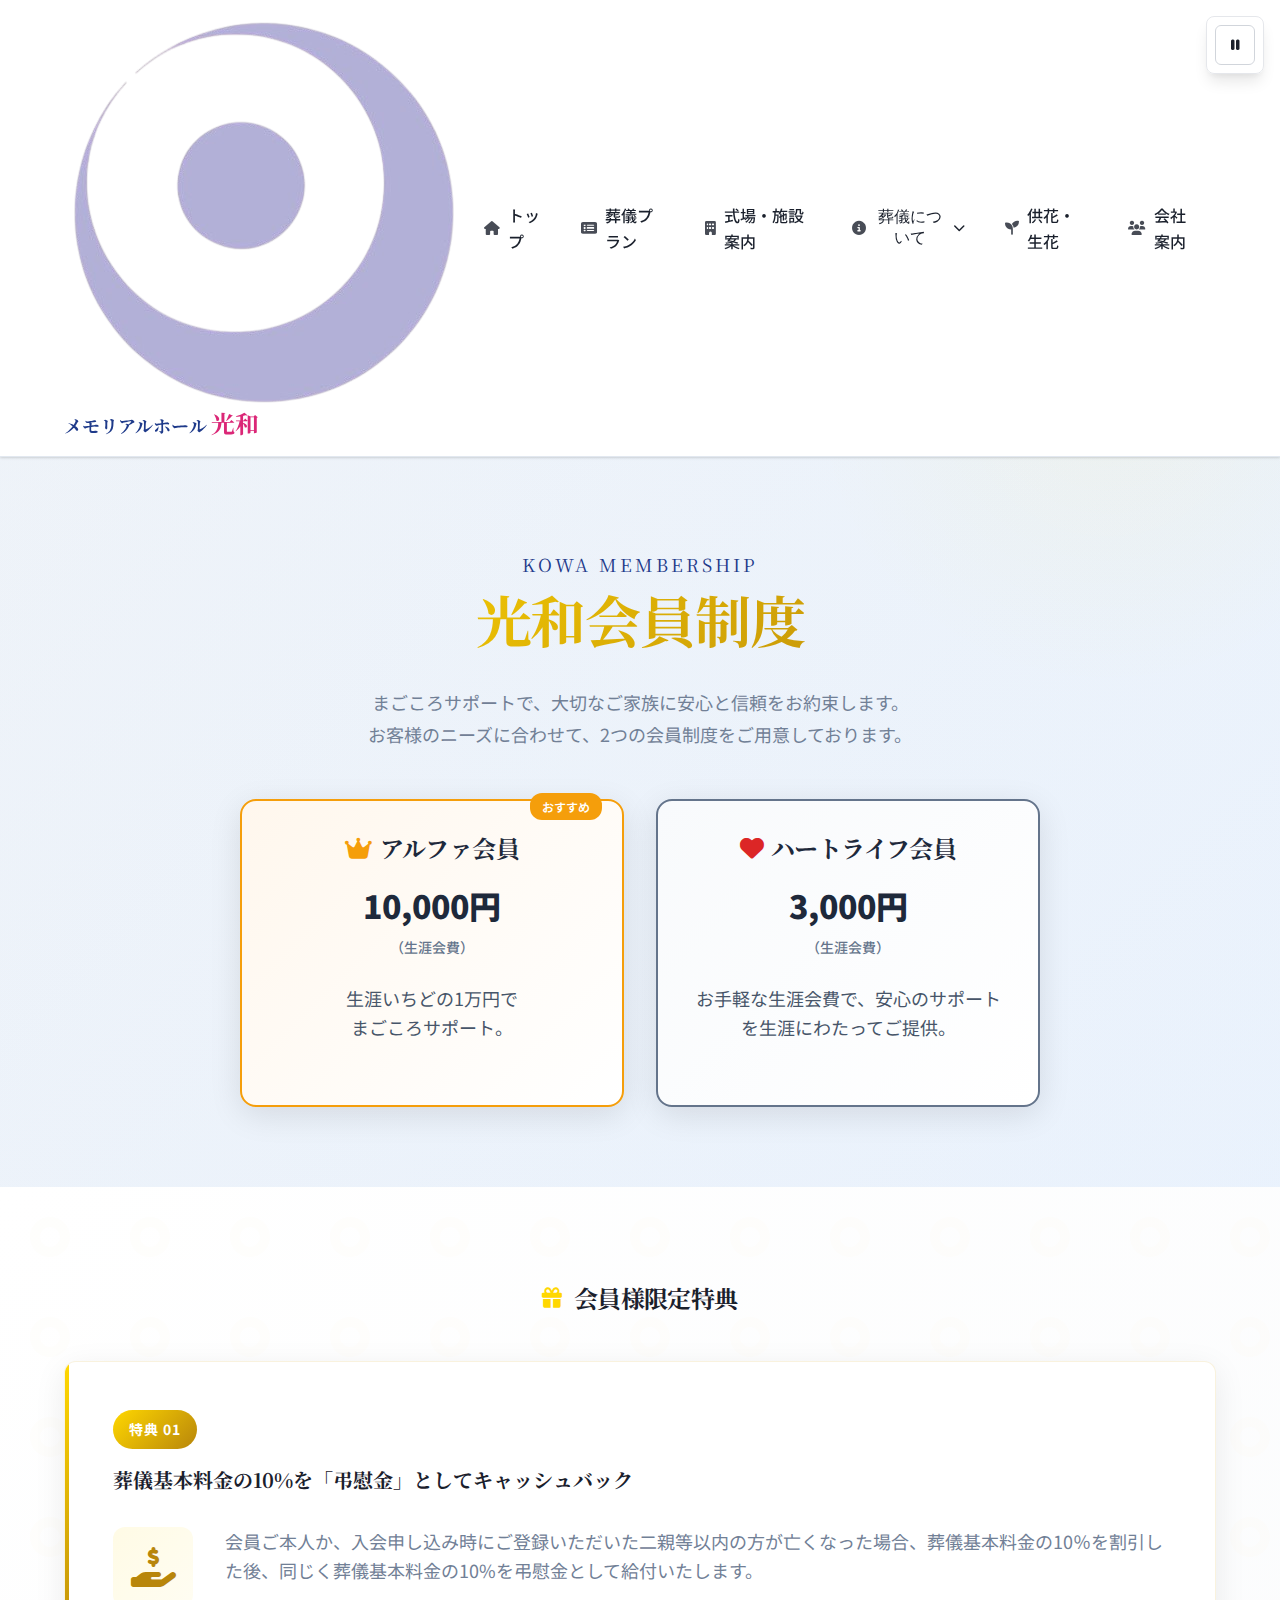
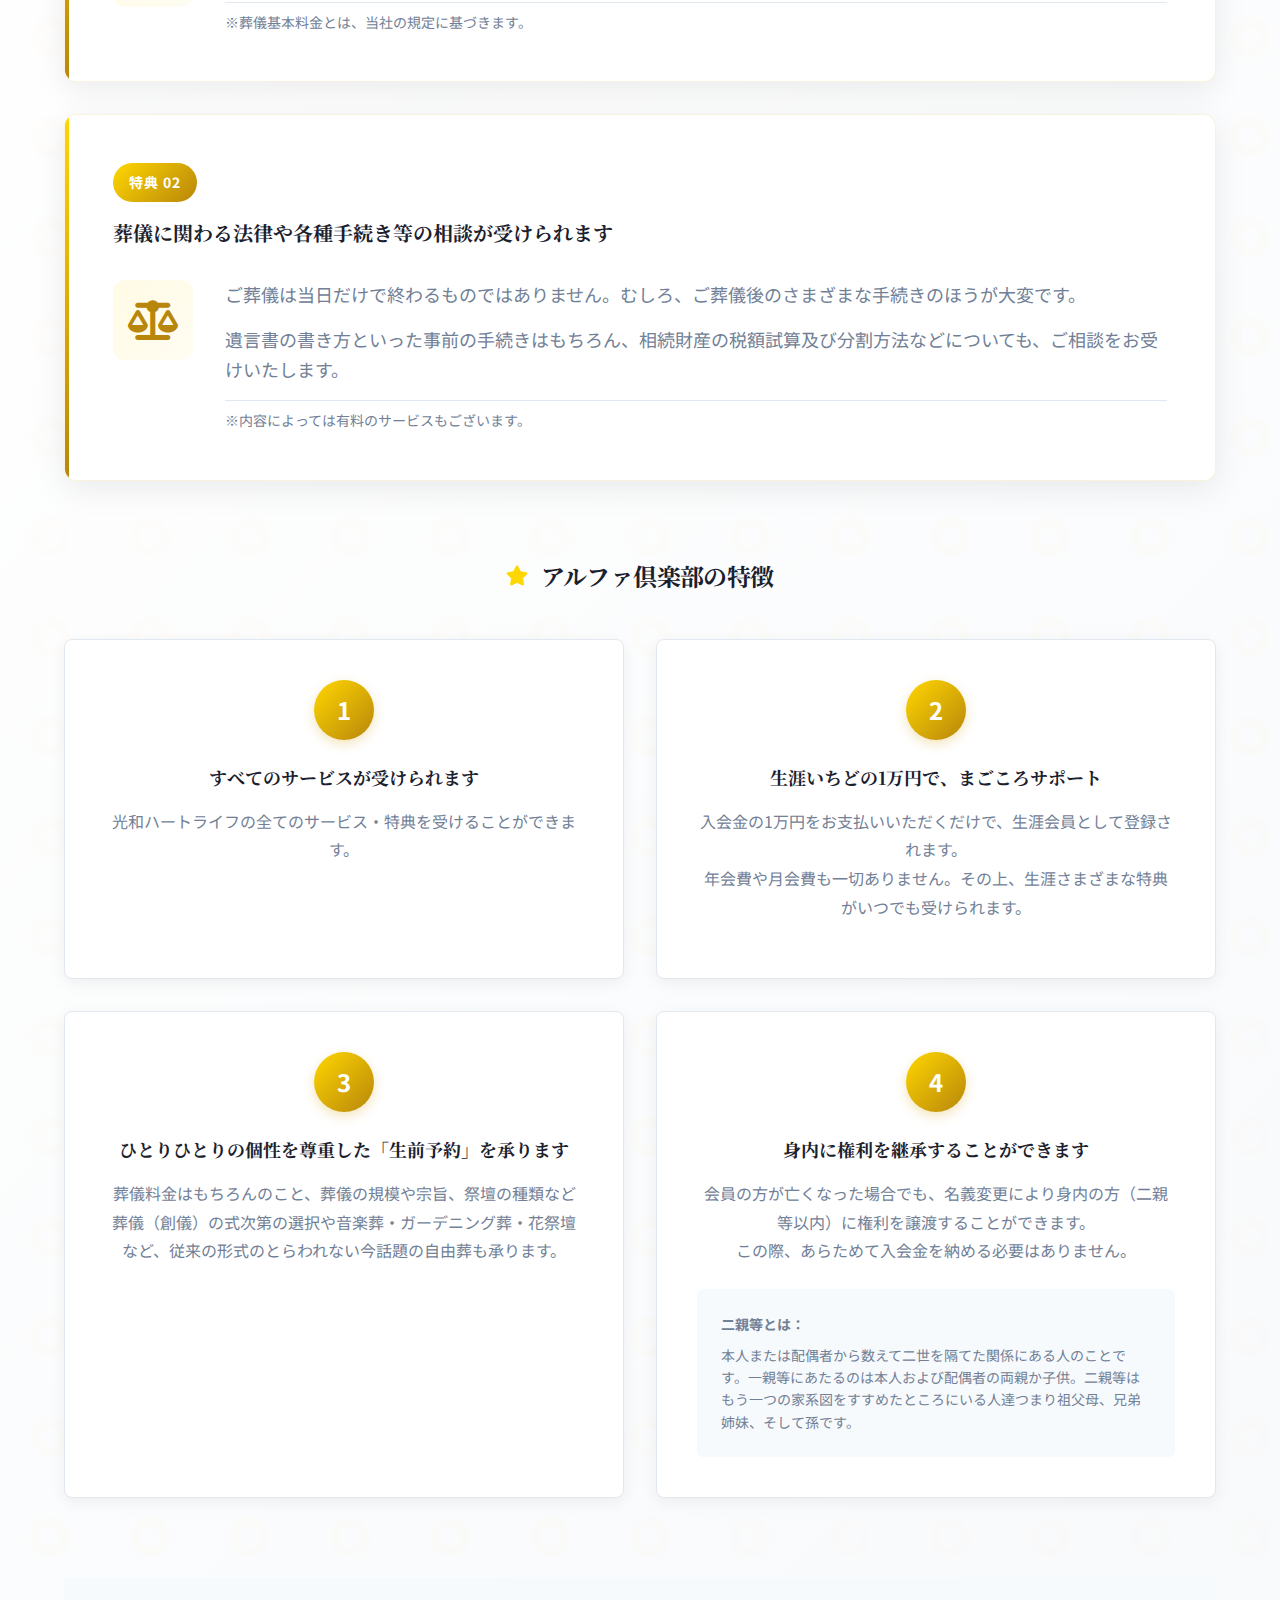
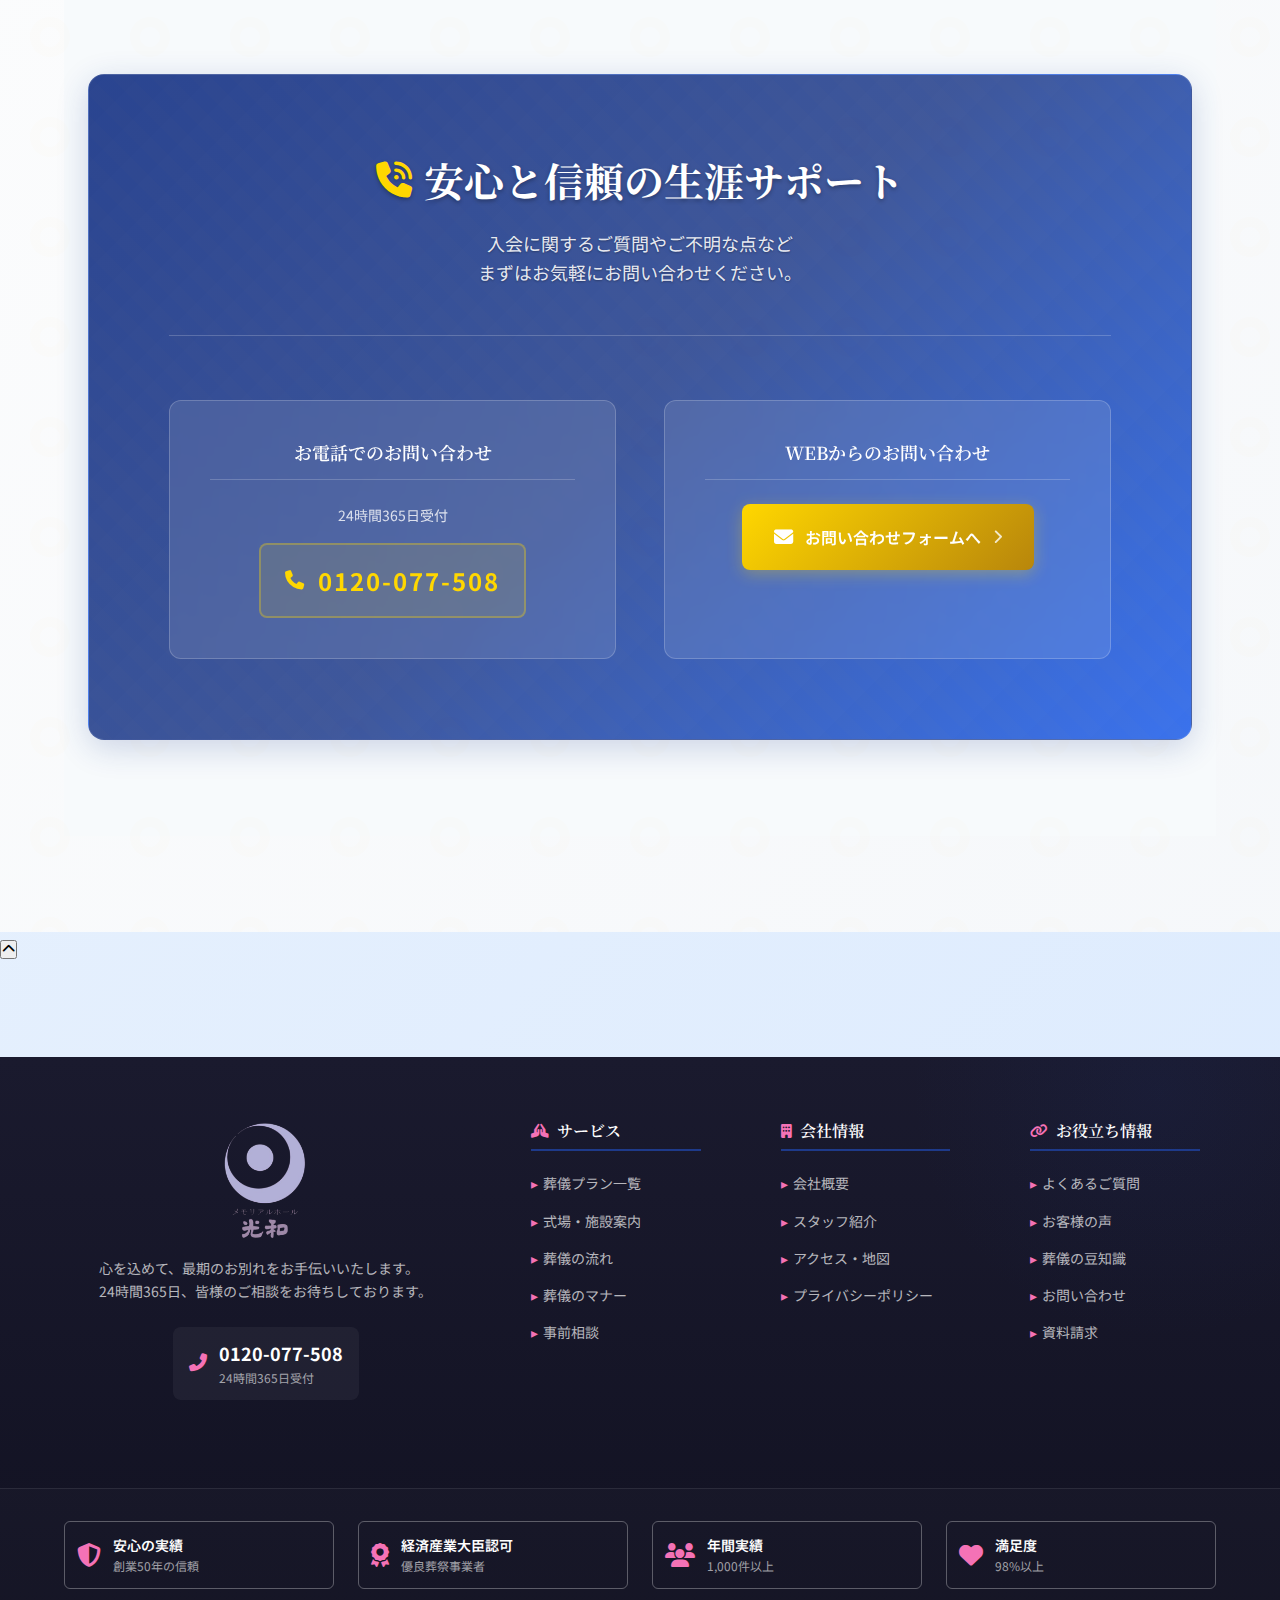
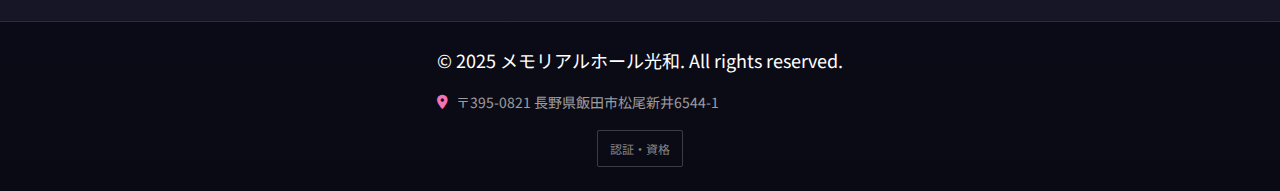
<file: member.html>
<!DOCTYPE html>
<html lang="ja">
  <head>
    <meta charset="UTF-8" />
    <meta name="viewport" content="width=device-width, initial-scale=1.0" />
    <meta
      name="description"
      content="メモリアルホール光和は、長野県飯田市で「ご葬儀からご創儀へ」をコンセプトに、心を込めた葬儀サービスを提供しています。24時間365日対応、各種葬儀プランをご用意しております。"
    />
    <meta
      name="keywords"
      content="葬儀,葬儀場,メモリアルホール,光和,飯田市,長野県,家族葬,一般葬,直葬,24時間対応,創儀"
    />
    <meta name="author" content="メモリアルホール光和" />
    <meta name="robots" content="index, follow" />
    <meta name="googlebot" content="index, follow" />
    <link rel="canonical" href="https://memorial-kowa.example.com/" />

    <!-- Open Graph / Facebook -->
    <meta property="og:type" content="website" />
    <meta property="og:url" content="https://memorial-kowa.example.com/" />
    <meta
      property="og:title"
      content="メモリアルホール光和 | 長野県飯田市の葬儀場 - ご葬儀からご創儀へ"
    />
    <meta
      property="og:description"
      content="メモリアルホール光和は、長野県飯田市で「ご葬儀からご創儀へ」をコンセプトに、心を込めた葬儀サービスを提供しています。24時間365日対応、各種葬儀プランをご用意しております。"
    />
    <meta
      property="og:image"
      content="https://memorial-kowa.example.com/images/og-image.jpg"
    />
    <meta property="og:image:width" content="1200" />
    <meta property="og:image:height" content="630" />
    <meta property="og:locale" content="ja_JP" />
    <meta property="og:site_name" content="メモリアルホール光和" />

    <!-- Twitter Card -->
    <meta name="twitter:card" content="summary_large_image" />
    <meta name="twitter:url" content="https://memorial-kowa.example.com/" />
    <meta
      name="twitter:title"
      content="メモリアルホール光和 | 長野県飯田市の葬儀場 - ご葬儀からご創儀へ"
    />
    <meta
      name="twitter:description"
      content="メモリアルホール光和は、長野県飯田市で「ご葬儀からご創儀へ」をコンセプトに、心を込めた葬儀サービスを提供しています。24時間365日対応、各種葬儀プランをご用意しております。"
    />
    <meta
      name="twitter:image"
      content="https://memorial-kowa.example.com/images/og-image.jpg"
    />

    <title>
      メモリアルホール光和 | 長野県飯田市の葬儀場 - ご葬儀からご創儀へ
    </title>

    <!-- CSS Resources - Standard Loading to prevent FOUC -->
    <link rel="preconnect" href="https://fonts.googleapis.com" />
    <link rel="preconnect" href="https://fonts.gstatic.com" crossorigin />
    <link
      rel="stylesheet"
      href="https://fonts.googleapis.com/css2?family=Noto+Sans+JP:wght@300;400;500;700&family=Noto+Serif+JP:wght@400;700&display=swap"
    />
    <link
      rel="stylesheet"
      href="https://cdnjs.cloudflare.com/ajax/libs/font-awesome/6.5.1/css/all.min.css"
    />
    <!-- Modular CSS Architecture -->
    <link rel="stylesheet" href="css/base/variables.css" />
    <link rel="stylesheet" href="css/base/reset.css" />
    <link rel="stylesheet" href="css/layout/container.css" />
    <link rel="stylesheet" href="css/layout/header.css" />
    <link rel="stylesheet" href="css/layout/footer.css" />
    <link rel="stylesheet" href="css/layout/sidebar.css" />
    <link rel="stylesheet" href="css/layout/mobile-bar.css" />
    <link rel="stylesheet" href="css/components/buttons.css" />
    <link rel="stylesheet" href="css/components/cards.css" />
    <link rel="stylesheet" href="css/components/forms.css" />
    <link rel="stylesheet" href="css/components/animations.css" />
    <link rel="stylesheet" href="css/components/accessibility.css" />
    <link rel="stylesheet" href="css/pages/member.css" />

    <!-- Favicon -->
    <link rel="icon" type="image/x-icon" href="/favicon.ico" />
    <link rel="apple-touch-icon" href="/apple-touch-icon.png" />

    <!-- JSON-LD Structured Data -->
    <script type="application/ld+json">
      {
        "@context": "https://schema.org",
        "@graph": [
          {
            "@type": "Organization",
            "@id": "https://memorial-kowa.example.com/#organization",
            "name": "メモリアルホール光和",
            "alternateName": "光和",
            "url": "https://memorial-kowa.example.com/",
            "logo": "https://memorial-kowa.example.com/images/logo.png",
            "contactPoint": {
              "@type": "ContactPoint",
              "telephone": "+81-0120-077-508",
              "contactType": "customer service",
              "availableLanguage": "Japanese",
              "areaServed": "JP"
            },
            "address": {
              "@type": "PostalAddress",
              "addressCountry": "JP",
              "addressRegion": "長野県",
              "addressLocality": "飯田市",
              "streetAddress": "飯田市○○町○○番地",
              "postalCode": "000-0000"
            },
            "sameAs": [
              "https://www.facebook.com/memorial-kowa",
              "https://www.instagram.com/memorial_kowa"
            ]
          },
          {
            "@type": "LocalBusiness",
            "@id": "https://memorial-kowa.example.com/#localbusiness",
            "name": "メモリアルホール光和",
            "description": "長野県飯田市の葬儀場。「ご葬儀からご創儀へ」をコンセプトに、心を込めた葬儀サービスを提供しています。",
            "url": "https://memorial-kowa.example.com/",
            "telephone": "+81-0120-077-508",
            "priceRange": "¥¥¥",
            "address": {
              "@type": "PostalAddress",
              "addressCountry": "JP",
              "addressRegion": "長野県",
              "addressLocality": "飯田市",
              "streetAddress": "飯田市○○町○○番地",
              "postalCode": "000-0000"
            },
            "geo": {
              "@type": "GeoCoordinates",
              "latitude": 35.5,
              "longitude": 137.8
            },
            "openingHours": "Mo-Su 00:00-23:59",
            "serviceArea": {
              "@type": "GeoCircle",
              "geoMidpoint": {
                "@type": "GeoCoordinates",
                "latitude": 35.5,
                "longitude": 137.8
              },
              "geoRadius": "50000"
            },
            "hasOfferCatalog": {
              "@type": "OfferCatalog",
              "name": "葬儀プラン",
              "itemListElement": [
                {
                  "@type": "Offer",
                  "itemOffered": {
                    "@type": "Service",
                    "name": "一般葬",
                    "description": "伝統的な葬儀形式で、多くの参列者をお迎えする葬儀プラン"
                  }
                },
                {
                  "@type": "Offer",
                  "itemOffered": {
                    "@type": "Service",
                    "name": "家族葬",
                    "description": "ご家族・親族中心の温かく静かなお別れの時間を大切にした葬儀プラン"
                  }
                },
                {
                  "@type": "Offer",
                  "itemOffered": {
                    "@type": "Service",
                    "name": "直葬",
                    "description": "シンプルで経済的な、火葬のみを行う葬儀プラン"
                  }
                }
              ]
            }
          },
          {
            "@type": "WebSite",
            "@id": "https://memorial-kowa.example.com/#website",
            "url": "https://memorial-kowa.example.com/",
            "name": "メモリアルホール光和",
            "description": "長野県飯田市の葬儀場。「ご葬儀からご創儀へ」をコンセプトに、心を込めた葬儀サービスを提供しています。",
            "publisher": {
              "@id": "https://memorial-kowa.example.com/#organization"
            },
            "potentialAction": [
              {
                "@type": "SearchAction",
                "target": {
                  "@type": "EntryPoint",
                  "urlTemplate": "https://memorial-kowa.example.com/search?q={search_term_string}"
                },
                "query-input": "required name=search_term_string"
              }
            ]
          },
          {
            "@type": "BreadcrumbList",
            "@id": "https://memorial-kowa.example.com/#breadcrumb",
            "itemListElement": [
              {
                "@type": "ListItem",
                "position": 1,
                "name": "ホーム",
                "item": "https://memorial-kowa.example.com/"
              }
            ]
          }
        ]
      }
    </script>
  </head>
  <body>
    <!-- Accessibility Controls -->
    <div
      class="accessibility-controls"
      role="toolbar"
      aria-label="アクセシビリティ設定"
    >
      <button
        class="accessibility-btn motion-toggle-btn"
        aria-label="アニメーションを停止/再生する"
        aria-pressed="false"
      >
        <i class="fas fa-pause" aria-hidden="true"></i>
      </button>
    </div>

    <!-- Header -->
    <header class="header" role="banner">
      <div class="container">
        <div class="header__inner">
          <!-- Logo -->
          <div class="header__logo">
            <a
              href="index.html"
              class="logo"
              aria-label="メモリアルホール光和 ホームページ"
            >
              <img
                src="images/logo.png"
                alt="メモリアルホール光和ロゴ"
                class="logo__image"
              />
              <div class="logo__text">
                <span class="logo__main">メモリアルホール</span>
                <span class="logo__sub">光和</span>
              </div>
            </a>
          </div>

          <!-- Desktop Navigation -->
          <nav
            id="nav"
            class="header__nav"
            role="navigation"
            aria-label="メインナビゲーション"
          >
            <ul class="nav__list">
              <li class="nav__item">
                <a href="index.html" class="nav__link" aria-current="page">
                  <i class="fas fa-home nav__icon" aria-hidden="true"></i>
                  <span>トップ</span>
                </a>
              </li>
              <li class="nav__item">
                <a href="#plans" class="nav__link">
                  <i class="fas fa-list-alt nav__icon" aria-hidden="true"></i>
                  <span>葬儀プラン</span>
                </a>
              </li>
              <li class="nav__item">
                <a href="#facilities" class="nav__link">
                  <i class="fas fa-building nav__icon" aria-hidden="true"></i>
                  <span>式場・施設案内</span>
                </a>
              </li>
              <li class="nav__item nav__item--dropdown">
                <button
                  class="nav__link nav__dropdown-toggle"
                  aria-expanded="false"
                  aria-haspopup="true"
                  data-dropdown="funeral-info"
                >
                  <i
                    class="fas fa-info-circle nav__icon"
                    aria-hidden="true"
                  ></i>
                  <span>葬儀について</span>
                  <i
                    class="fas fa-chevron-down nav__arrow"
                    aria-hidden="true"
                  ></i>
                </button>
                <ul
                  class="dropdown"
                  id="funeral-info-dropdown"
                  role="menu"
                  aria-labelledby="funeral-info"
                >
                  <li class="dropdown__item" role="none">
                    <a
                      href="soudan.html"
                      class="dropdown__link"
                      role="menuitem"
                    >
                      <i class="fas fa-user-tie" aria-hidden="true"></i>
                      <span>事前相談</span>
                    </a>
                  </li>
                  <li class="dropdown__item" role="none">
                    <a href="#flow" class="dropdown__link" role="menuitem">
                      <i class="fas fa-route" aria-hidden="true"></i>
                      <span>葬儀の流れ</span>
                    </a>
                  </li>
                  <li class="dropdown__item" role="none">
                    <a href="#manner" class="dropdown__link" role="menuitem">
                      <i class="fas fa-hand-peace" aria-hidden="true"></i>
                      <span>葬儀のマナー</span>
                    </a>
                  </li>
                  <li class="dropdown__item" role="none">
                    <a href="#faq" class="dropdown__link" role="menuitem">
                      <i class="fas fa-question-circle" aria-hidden="true"></i>
                      <span>よくある質問</span>
                    </a>
                  </li>
                </ul>
              </li>
              <li class="nav__item">
                <a href="flower.html" class="nav__link">
                  <i class="fas fa-seedling nav__icon" aria-hidden="true"></i>
                  <span>供花・生花</span>
                </a>
              </li>
              <li class="nav__item">
                <a href="company.html" class="nav__link">
                  <i class="fas fa-users nav__icon" aria-hidden="true"></i>
                  <span>会社案内</span>
                </a>
              </li>
            </ul>
          </nav>
        </div>
      </div>

      <!-- Mobile Menu Overlay -->
      <div class="mobile-menu-overlay" id="mobile-menu-overlay"></div>

      <!-- Mobile Menu -->
      <nav
        class="mobile-menu"
        id="mobile-menu"
        role="navigation"
        aria-label="モバイルメニュー"
      >
        <div class="mobile-menu__header">
          <span class="mobile-menu__title">メニュー</span>
          <button class="mobile-menu__close" aria-label="メニューを閉じる">
            <i class="fas fa-times" aria-hidden="true"></i>
          </button>
        </div>
        <ul class="mobile-menu__list">
          <li class="mobile-menu__item">
            <a href="index.html" class="mobile-menu__link" aria-current="page">
              <i class="fas fa-home" aria-hidden="true"></i>
              <span>トップ</span>
            </a>
          </li>
          <li class="mobile-menu__item">
            <a href="#plans" class="mobile-menu__link">
              <i class="fas fa-list-alt" aria-hidden="true"></i>
              <span>葬儀プラン</span>
            </a>
          </li>
          <li class="mobile-menu__item">
            <a href="#facilities" class="mobile-menu__link">
              <i class="fas fa-building" aria-hidden="true"></i>
              <span>式場・施設案内</span>
            </a>
          </li>
          <li class="mobile-menu__item mobile-menu__item--expandable">
            <button
              class="mobile-menu__link mobile-menu__expand-toggle"
              aria-expanded="false"
              data-target="funeral-submenu"
            >
              <i class="fas fa-info-circle" aria-hidden="true"></i>
              <span>葬儀について</span>
              <i
                class="fas fa-chevron-down mobile-menu__arrow"
                aria-hidden="true"
              ></i>
            </button>
            <ul class="mobile-submenu" id="funeral-submenu">
              <li class="mobile-submenu__item">
                <a href="soudan.html" class="mobile-submenu__link">
                  <i class="fas fa-user-tie" aria-hidden="true"></i>
                  <span>事前相談</span>
                </a>
              </li>
              <li class="mobile-submenu__item">
                <a href="#flow" class="mobile-submenu__link">
                  <i class="fas fa-route" aria-hidden="true"></i>
                  <span>葬儀の流れ</span>
                </a>
              </li>
              <li class="mobile-submenu__item">
                <a href="#manner" class="mobile-submenu__link">
                  <i class="fas fa-hand-peace" aria-hidden="true"></i>
                  <span>葬儀のマナー</span>
                </a>
              </li>
              <li class="mobile-submenu__item">
                <a href="#faq" class="mobile-submenu__link">
                  <i class="fas fa-question-circle" aria-hidden="true"></i>
                  <span>よくある質問</span>
                </a>
              </li>
            </ul>
          </li>
          <li class="mobile-menu__item">
            <a href="flower.html" class="mobile-menu__link">
              <i class="fas fa-seedling" aria-hidden="true"></i>
              <span>供花・生花</span>
            </a>
          </li>
          <li class="mobile-menu__item">
            <a href="company.html" class="mobile-menu__link">
              <i class="fas fa-users" aria-hidden="true"></i>
              <span>会社案内</span>
            </a>
          </li>
        </ul>

        <!-- Mobile Menu CTA -->
        <div class="mobile-menu__cta">
          <a href="tel:0120-077-508" class="btn btn--primary btn--lg">
            <i class="fas fa-phone" aria-hidden="true"></i>
            <span>今すぐ相談</span>
          </a>
          <!-- <a href="#contact" class="btn btn--secondary btn--lg">
                    <i class="fas fa-file-alt" aria-hidden="true"></i>
                    <span>資料請求</span>
                </a> -->
        </div>
      </nav>
    </header>

    <!-- sub Hero Section -->
    <section class="sub-hero" aria-labelledby="sub-hero-title">
      <div class="container">
        <div class="sub-hero__content">
          <h1 id="sub-hero-title" class="sub-hero__title">
            <span class="sub-hero__subtitle">KOWA MEMBERSHIP</span>
            <span class="sub-hero__maintitle">光和会員制度</span>
          </h1>
          <p class="sub-hero__text">
            まごころサポートで、大切なご家族に安心と信頼をお約束します。<br />
            お客様のニーズに合わせて、2つの会員制度をご用意しております。
          </p>
        </div>

        <div class="membership-cards">
          <!-- アルファ倶楽部 -->
          <div class="membership-card membership-card--premium">
            <div class="membership-card__badge">おすすめ</div>
            <div class="membership-card__header">
              <h2 class="membership-card__title">
                <i class="fas fa-crown"></i>
                アルファ会員
              </h2>
              <div class="membership-card__price">
                <span class="membership-card__amount">10,000円</span>
                <span class="membership-card__period">（生涯会費）</span>
              </div>
            </div>
            <div class="membership-card__description">
              <p>生涯いちどの1万円で<br />まごころサポート。</p>
            </div>
          </div>

          <!-- ハートライフ会員 -->
          <div class="membership-card membership-card--standard">
            <div class="membership-card__header">
              <h2 class="membership-card__title">
                <i class="fas fa-heart"></i>
                ハートライフ会員
              </h2>
              <div class="membership-card__price">
                <span class="membership-card__amount">3,000円</span>
                <span class="membership-card__period">（生涯会費）</span>
              </div>
            </div>
            <div class="membership-card__description">
              <p>お手軽な生涯会費で、安心のサポートを生涯にわたってご提供。</p>
            </div>
          </div>
        </div>
      </div>
    </section>
    <!-- 光和アルファ倶楽部のご案内 -->
    <section
      class="alpha-club"
      id="alpha-club"
      aria-labelledby="alpha-club-title"
    >
      <div class="container">
        <!-- 特典セクション -->
        <div class="alpha-club__benefits">
          <h2 class="alpha-club__section-title">
            <i class="fas fa-gift"></i>
            会員様限定特典
          </h2>

          <!-- 特典1 -->
          <div class="alpha-benefit">
            <div class="alpha-benefit__header">
              <span class="alpha-benefit__number">特典 01</span>
              <h3 class="alpha-benefit__title">
                葬儀基本料金の10%を「弔慰金」としてキャッシュバック
              </h3>
            </div>
            <div class="alpha-benefit__content">
              <div class="alpha-benefit__icon">
                <i class="fas fa-hand-holding-usd"></i>
              </div>
              <div class="alpha-benefit__text">
                <p>
                  会員ご本人か、入会申し込み時にご登録いただいた二親等以内の方が亡くなった場合、葬儀基本料金の10％を割引した後、同じく葬儀基本料金の10%を弔慰金として給付いたします。
                </p>
                <p class="alpha-benefit__note">
                  ※葬儀基本料金とは、当社の規定に基づきます。
                </p>
              </div>
            </div>
          </div>

          <!-- 特典2 -->
          <div class="alpha-benefit">
            <div class="alpha-benefit__header">
              <span class="alpha-benefit__number">特典 02</span>
              <h3 class="alpha-benefit__title">
                葬儀に関わる法律や各種手続き等の相談が受けられます
              </h3>
            </div>
            <div class="alpha-benefit__content">
              <div class="alpha-benefit__icon">
                <i class="fas fa-balance-scale"></i>
              </div>
              <div class="alpha-benefit__text">
                <p>
                  ご葬儀は当日だけで終わるものではありません。むしろ、ご葬儀後のさまざまな手続きのほうが大変です。
                </p>
                <p>
                  遺言書の書き方といった事前の手続きはもちろん、相続財産の税額試算及び分割方法などについても、ご相談をお受けいたします。
                </p>
                <p class="alpha-benefit__note">
                  ※内容によっては有料のサービスもございます。
                </p>
              </div>
            </div>
          </div>
        </div>

        <!-- アルファの特徴 -->
        <div class="alpha-club__features">
          <h2 class="alpha-club__section-title">
            <i class="fas fa-star"></i>
            アルファ倶楽部の特徴
          </h2>

          <div class="alpha-features-grid">
            <!-- 特徴1 -->
            <div class="alpha-feature">
              <div class="alpha-feature__icon">
                <span class="alpha-feature__number">1</span>
              </div>
              <h3 class="alpha-feature__title">
                すべてのサービスが受けられます
              </h3>
              <p class="alpha-feature__text">
                光和ハートライフの全てのサービス・特典を受けることができます。
              </p>
            </div>

            <!-- 特徴2 -->
            <div class="alpha-feature">
              <div class="alpha-feature__icon">
                <span class="alpha-feature__number">2</span>
              </div>
              <h3 class="alpha-feature__title">
                生涯いちどの1万円で、まごころサポート
              </h3>
              <p class="alpha-feature__text">
                入会金の1万円をお支払いいただくだけで、生涯会員として登録されます。<br />
                年会費や月会費も一切ありません。その上、生涯さまざまな特典がいつでも受けられます。
              </p>
            </div>

            <!-- 特徴3 -->
            <div class="alpha-feature">
              <div class="alpha-feature__icon">
                <span class="alpha-feature__number">3</span>
              </div>
              <h3 class="alpha-feature__title">
                ひとりひとりの個性を尊重した「生前予約」を承ります
              </h3>
              <p class="alpha-feature__text">
                葬儀料金はもちろんのこと、葬儀の規模や宗旨、祭壇の種類など葬儀（創儀）の式次第の選択や音楽葬・ガーデニング葬・花祭壇など、従来の形式のとらわれない今話題の自由葬も承ります。
              </p>
            </div>

            <!-- 特徴4 -->
            <div class="alpha-feature">
              <div class="alpha-feature__icon">
                <span class="alpha-feature__number">4</span>
              </div>
              <h3 class="alpha-feature__title">
                身内に権利を継承することができます
              </h3>
              <p class="alpha-feature__text">
                会員の方が亡くなった場合でも、名義変更により身内の方（二親等以内）に権利を譲渡することができます。<br />
                この際、あらためて入会金を納める必要はありません。
              </p>
              <div class="alpha-feature__note">
                <p><strong>二親等とは：</strong></p>
                <p>
                  本人または配偶者から数えて二世を隔てた関係にある人のことです。一親等にあたるのは本人および配偶者の両親か子供。二親等はもう一つの家系図をすすめたところにいる人達つまり祖父母、兄弟姉妹、そして孫です。
                </p>
              </div>
            </div>
          </div>
        </div>

        <!-- Contact CTA Section -->
        <section
          class="contact-cta-section"
          id="contact"
          aria-labelledby="contact-title"
        >
          <div class="container">
            <div class="alpha-club__contact-cta">
              <div class="contact-cta__overlay">
                <div class="contact-cta__header">
                  <h3 class="contact-cta__title" id="contact-title">
                    <i class="fas fa-phone-volume"></i>
                    安心と信頼の生涯サポート
                  </h3>
                  <p class="contact-cta__subtitle">
                    入会に関するご質問やご不明な点など<br />
                    まずはお気軽にお問い合わせください。
                  </p>
                </div>

                <div class="contact-cta__options">
                  <div class="contact-option">
                    <h4 class="contact-option__title">
                      お電話でのお問い合わせ
                    </h4>
                    <div class="contact-option__content">
                      <p class="contact-option__hours">24時間365日受付</p>
                      <a href="tel:0120-077-508" class="contact-option__phone">
                        <i class="fas fa-phone"></i>
                        0120-077-508
                      </a>
                    </div>
                  </div>

                  <div class="contact-option">
                    <h4 class="contact-option__title">WEBからのお問い合わせ</h4>
                    <div class="contact-option__content">
                      <a href="contact.html" class="contact-option__button">
                        <i class="fas fa-envelope"></i>
                        <span>お問い合わせフォームへ</span>
                        <i class="fas fa-chevron-right"></i>
                      </a>
                    </div>
                  </div>
                </div>
              </div>
            </div>
          </div>
        </section>
      </div>
    </section>
    <!-- Fixed CTA Sidebar (PC) -->
    <aside
      class="fixed-sidebar"
      role="complementary"
      aria-label="固定アクションメニュー"
    >
      <div class="fixed-sidebar__header">
        <span class="fixed-sidebar__title">24時間対応</span>
      </div>

      <a
        href="tel:0120-077-508"
        class="fixed-sidebar__item fixed-sidebar__item--phone"
        aria-label="今すぐお電話 0120-077-508"
      >
        <div class="fixed-sidebar__icon">
          <i class="fas fa-phone"></i>
          <span class="pulse-ring"></span>
        </div>
        <div class="fixed-sidebar__content">
          <span class="fixed-sidebar__label">電話相談</span>
          <span class="fixed-sidebar__phone">0120-077-508</span>
        </div>
      </a>

      <a
        href="member.html"
        class="fixed-sidebar__item fixed-sidebar__item--member"
        aria-label="会員登録"
      >
        <div class="fixed-sidebar__icon">
          <i class="fas fa-crown"></i>
        </div>
        <div class="fixed-sidebar__content">
          <span class="fixed-sidebar__label">会員登録</span>
          <span class="fixed-sidebar__sub">特典多数</span>
        </div>
      </a>

      <a
        href="#contact"
        class="fixed-sidebar__item fixed-sidebar__item--document"
        aria-label="無料資料請求"
      >
        <div class="fixed-sidebar__icon">
          <i class="fas fa-file-alt"></i>
        </div>
        <div class="fixed-sidebar__content">
          <span class="fixed-sidebar__label">資料請求</span>
          <span class="fixed-sidebar__sub">無料</span>
        </div>
      </a>

      <a
        href="#plans"
        class="fixed-sidebar__item fixed-sidebar__item--plans"
        aria-label="プラン一覧を見る"
      >
        <div class="fixed-sidebar__icon">
          <i class="fas fa-list-alt"></i>
        </div>
        <div class="fixed-sidebar__content">
          <span class="fixed-sidebar__label">プラン</span>
          <span class="fixed-sidebar__sub">料金確認</span>
        </div>
      </a>

      <button
        class="fixed-sidebar__item fixed-sidebar__item--scroll"
        id="backToTop"
        aria-label="ページトップへ戻る"
      >
        <div class="fixed-sidebar__icon">
          <i class="fas fa-arrow-up"></i>
        </div>
        <div class="fixed-sidebar__content">
          <span class="fixed-sidebar__label">TOP</span>
        </div>
      </button>
    </aside>

    <!-- Progress Bar -->
    <div class="progress-bar" id="progressBar"></div>

    <!-- Back to Top Button -->
    <button class="back-to-top" id="backToTop" aria-label="ページトップへ戻る">
      <i class="fas fa-chevron-up" aria-hidden="true"></i>
    </button>

    <!-- Fixed Bottom Bar (Mobile) -->
    <nav
      class="fixed-bottom-bar"
      role="navigation"
      aria-label="モバイル固定アクションバー"
    >
      <a
        href="tel:0120-077-508"
        class="fixed-bottom-bar__item fixed-bottom-bar__item--phone"
        aria-label="今すぐ電話"
      >
        <div class="fixed-bottom-bar__icon">
          <i class="fas fa-phone"></i>
          <span class="pulse-dot"></span>
        </div>
        <span class="fixed-bottom-bar__label">電話</span>
      </a>

      <a
        href="member.html"
        class="fixed-bottom-bar__item fixed-bottom-bar__item--member"
        aria-label="会員登録"
      >
        <div class="fixed-bottom-bar__icon">
          <i class="fas fa-crown"></i>
        </div>
        <span class="fixed-bottom-bar__label">会員登録</span>
      </a>

      <a
        href="#contact"
        class="fixed-bottom-bar__item fixed-bottom-bar__item--document"
        aria-label="資料請求"
      >
        <div class="fixed-bottom-bar__icon">
          <i class="fas fa-file-alt"></i>
        </div>
        <span class="fixed-bottom-bar__label">資料請求</span>
      </a>

      <button
        class="fixed-bottom-bar__item fixed-bottom-bar__item--menu mobile-menu-toggle-bottom"
        aria-label="メニューを開く"
      >
        <div class="fixed-bottom-bar__icon">
          <i class="fas fa-bars"></i>
        </div>
        <span class="fixed-bottom-bar__label">メニュー</span>
      </button>
    </nav>

    <!-- Footer -->
    <footer class="footer" role="contentinfo">
      <div class="footer__top">
        <div class="container">
          <div class="footer__grid">
            <!-- Company Info -->
            <div class="footer__column footer__column--main">
              <div class="footer__logo">
                <img
                  src="images/logo_2.png"
                  alt="メモリアルホール光和ロゴ"
                  class="footer__logo-image"
                />
              </div>
              <p class="footer__description">
                心を込めて、最期のお別れをお手伝いいたします。<br />
                24時間365日、皆様のご相談をお待ちしております。
              </p>
              <div class="footer__contact-info">
                <a href="tel:0120-077-508" class="footer__phone">
                  <i class="fas fa-phone-alt"></i>
                  <span>
                    <strong>0120-077-508</strong>
                    <small>24時間365日受付</small>
                  </span>
                </a>
              </div>
              <!-- <div class="footer__social">
                            <a href="#" class="footer__social-link" aria-label="Facebook">
                                <i class="fab fa-facebook-f"></i>
                            </a>
                            <a href="#" class="footer__social-link" aria-label="Twitter">
                                <i class="fab fa-twitter"></i>
                            </a>
                            <a href="#" class="footer__social-link" aria-label="Instagram">
                                <i class="fab fa-instagram"></i>
                            </a>
                            <a href="#" class="footer__social-link" aria-label="LINE">
                                <i class="fab fa-line"></i>
                            </a>
                        </div> -->
            </div>

            <!-- Services -->
            <div class="footer__column">
              <h3 class="footer__title">
                <i class="fas fa-hands-praying"></i>
                サービス
              </h3>
              <ul class="footer__links">
                <li><a href="#plans">葬儀プラン一覧</a></li>
                <li><a href="#facilities">式場・施設案内</a></li>
                <li><a href="#flow">葬儀の流れ</a></li>
                <li><a href="#manner">葬儀のマナー</a></li>
                <li><a href="soudan.html">事前相談</a></li>
              </ul>
            </div>

            <!-- Company -->
            <div class="footer__column">
              <h3 class="footer__title">
                <i class="fas fa-building"></i>
                会社情報
              </h3>
              <ul class="footer__links">
                <li><a href="company.html">会社概要</a></li>
                <li><a href="company.html">スタッフ紹介</a></li>
                <li><a href="company.html">アクセス・地図</a></li>
                <!-- <li><a href="#news">お知らせ</a></li> -->
                <li><a href="privacy.html">プライバシーポリシー</a></li>
              </ul>
            </div>

            <!-- Quick Links -->
            <div class="footer__column">
              <h3 class="footer__title">
                <i class="fas fa-link"></i>
                お役立ち情報
              </h3>
              <ul class="footer__links">
                <li><a href="#faq">よくあるご質問</a></li>
                <li><a href="#customer-voices">お客様の声</a></li>
                <li><a href="#manner">葬儀の豆知識</a></li>
                <li><a href="#contact">お問い合わせ</a></li>
                <li><a href="#contact">資料請求</a></li>
                <!-- <li><a href="#sitemap">サイトマップ</a></li> -->
              </ul>
            </div>
          </div>
        </div>
      </div>

      <!-- Footer Middle -->
      <div class="footer__middle">
        <div class="container">
          <div class="footer__features">
            <div class="footer__feature">
              <i class="fas fa-shield-alt"></i>
              <div>
                <strong>安心の実績</strong>
                <span>創業50年の信頼</span>
              </div>
            </div>
            <div class="footer__feature">
              <i class="fas fa-award"></i>
              <div>
                <strong>経済産業大臣認可</strong>
                <span>優良葬祭事業者</span>
              </div>
            </div>
            <div class="footer__feature">
              <i class="fas fa-users"></i>
              <div>
                <strong>年間実績</strong>
                <span>1,000件以上</span>
              </div>
            </div>
            <div class="footer__feature">
              <i class="fas fa-heart"></i>
              <div>
                <strong>満足度</strong>
                <span>98%以上</span>
              </div>
            </div>
          </div>
        </div>
      </div>

      <!-- Footer Bottom -->
      <div class="footer__bottom">
        <div class="container">
          <div class="footer__bottom-content">
            <div class="footer__copyright">
              <p>&copy; 2025 メモリアルホール光和. All rights reserved.</p>
              <p class="footer__address">
                <i class="fas fa-map-marker-alt"></i>
                〒395-0821 長野県飯田市松尾新井6544-1
              </p>
            </div>
            <div class="footer__certifications">
              <span class="footer__cert-text">認証・資格</span>
            </div>
          </div>
        </div>
      </div>
    </footer>
    <!-- JavaScript - Deferred Loading -->
    <script src="js/main.js" defer></script>
  </body>
</html>
</file>
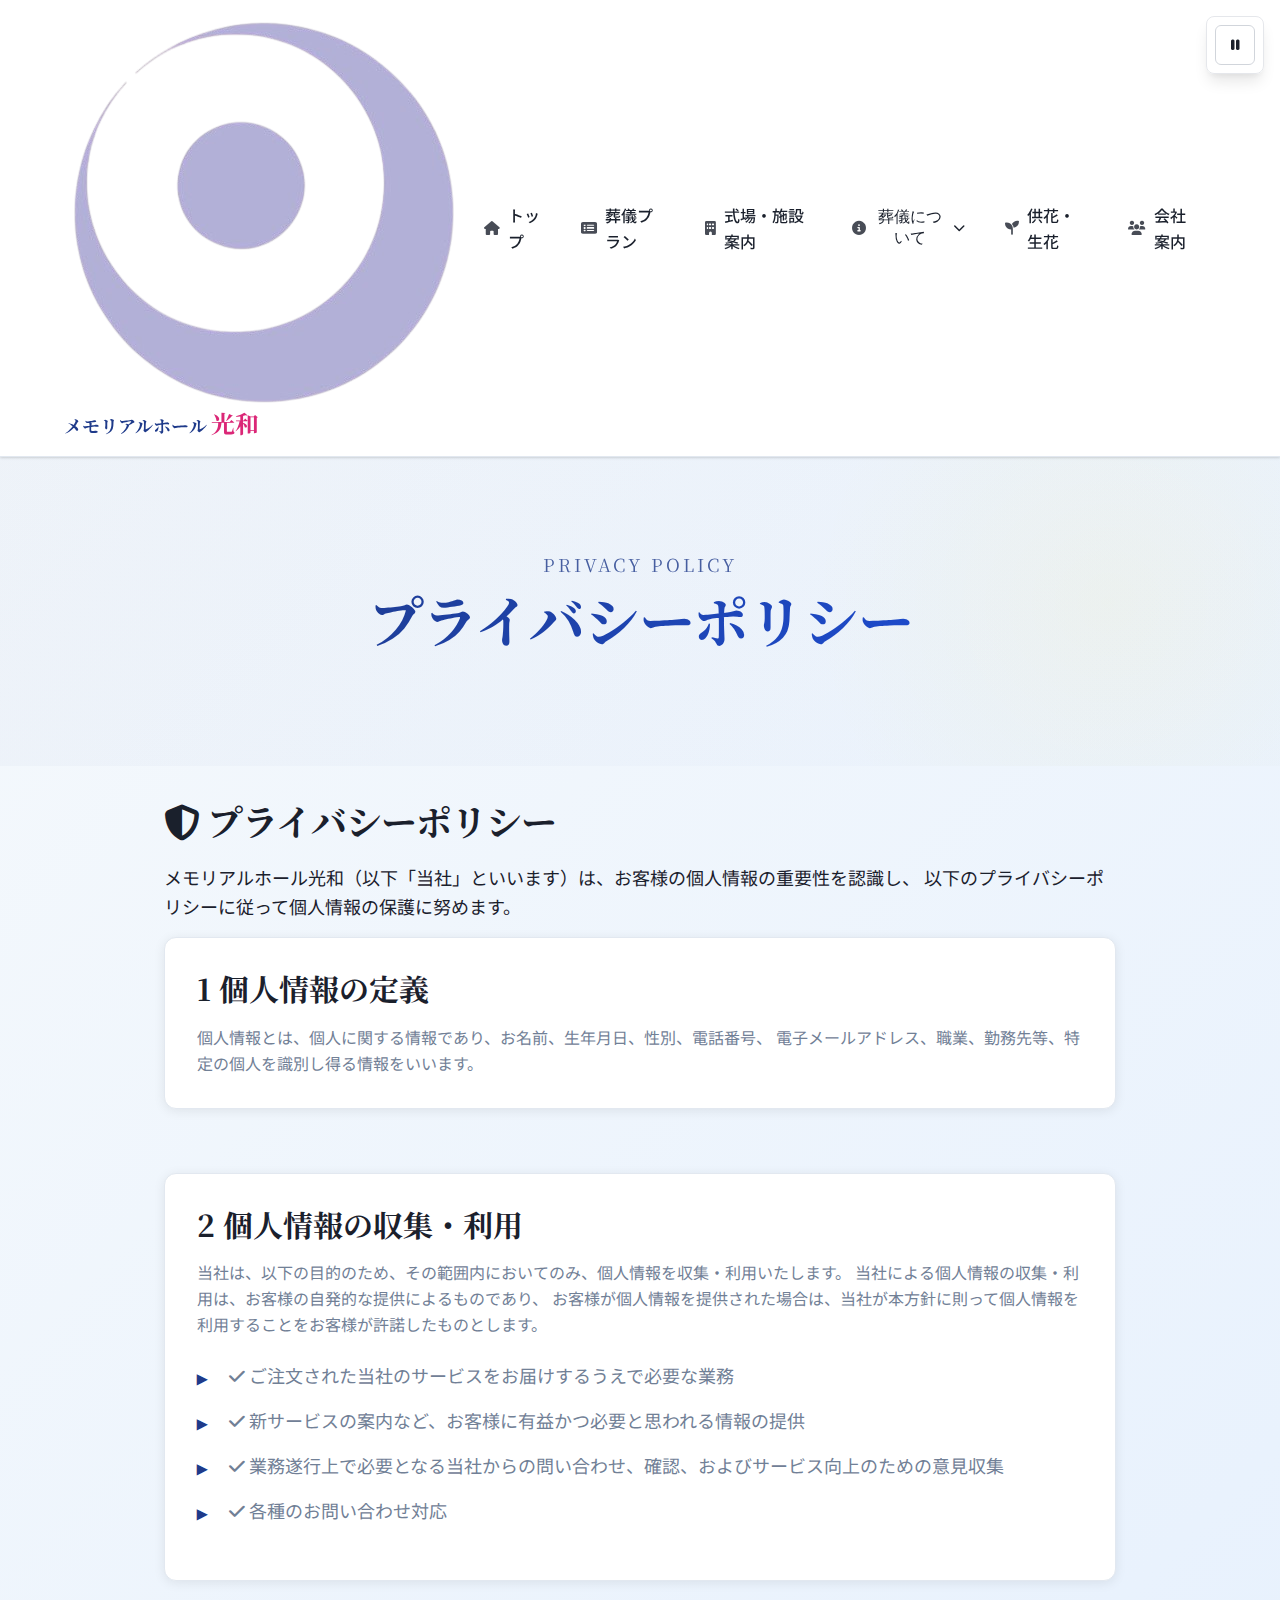
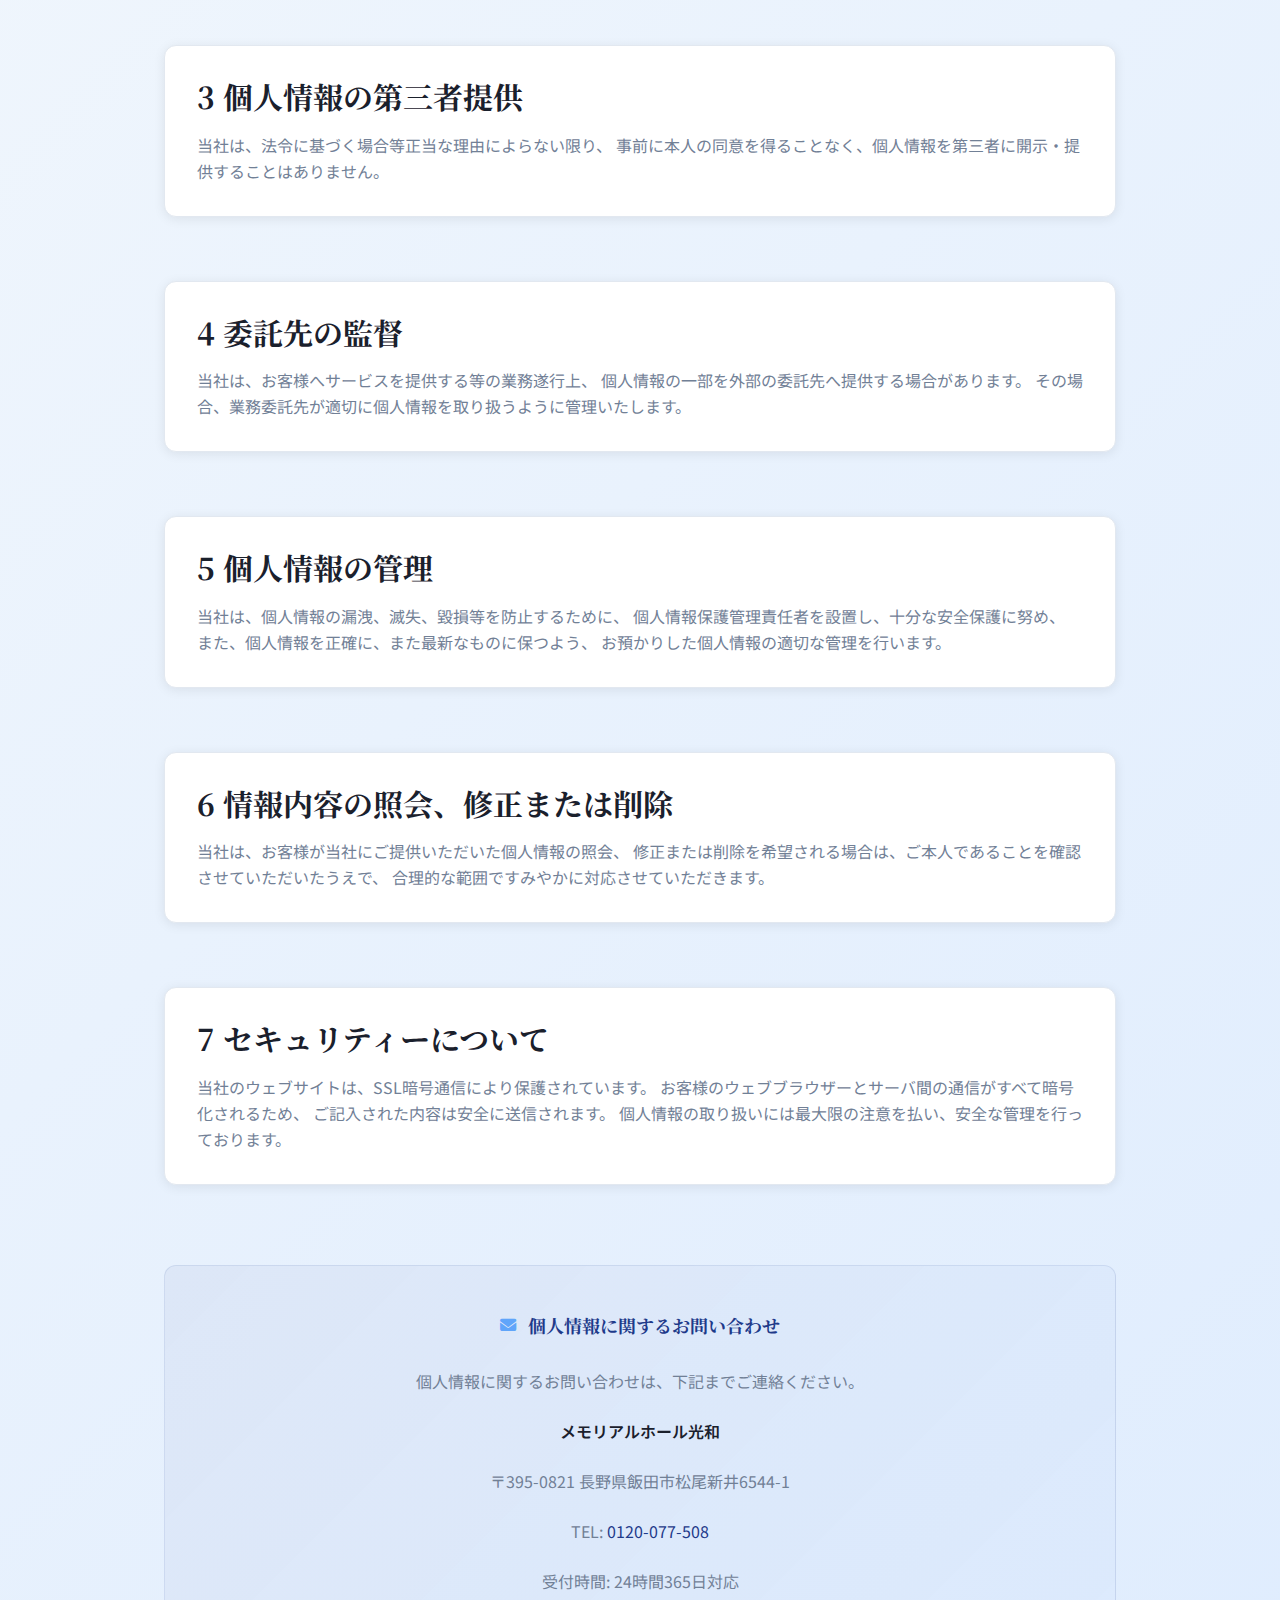
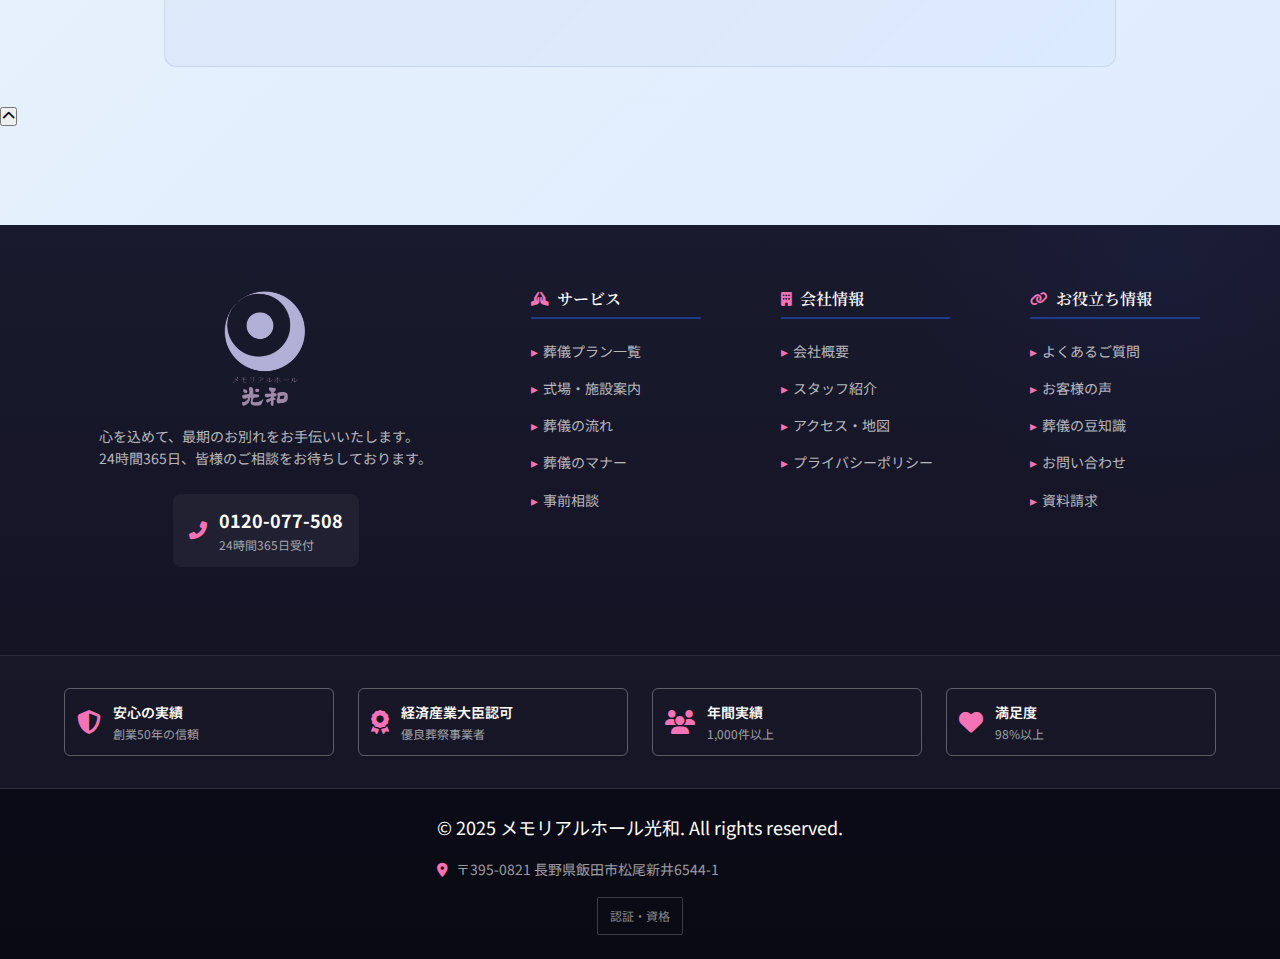
<file: privacy.html>
<!DOCTYPE html>
<html lang="ja">
  <head>
    <meta charset="UTF-8" />
    <meta name="viewport" content="width=device-width, initial-scale=1.0" />
    <meta
      name="description"
      content="メモリアルホール光和は、長野県飯田市で「ご葬儀からご創儀へ」をコンセプトに、心を込めた葬儀サービスを提供しています。24時間365日対応、各種葬儀プランをご用意しております。"
    />
    <meta
      name="keywords"
      content="葬儀,葬儀場,メモリアルホール,光和,飯田市,長野県,家族葬,一般葬,直葬,24時間対応,創儀"
    />
    <meta name="author" content="メモリアルホール光和" />
    <meta name="robots" content="index, follow" />
    <meta name="googlebot" content="index, follow" />
    <link rel="canonical" href="https://memorial-kowa.example.com/" />

    <!-- Open Graph / Facebook -->
    <meta property="og:type" content="website" />
    <meta property="og:url" content="https://memorial-kowa.example.com/" />
    <meta
      property="og:title"
      content="メモリアルホール光和 | 長野県飯田市の葬儀場 - ご葬儀からご創儀へ"
    />
    <meta
      property="og:description"
      content="メモリアルホール光和は、長野県飯田市で「ご葬儀からご創儀へ」をコンセプトに、心を込めた葬儀サービスを提供しています。24時間365日対応、各種葬儀プランをご用意しております。"
    />
    <meta
      property="og:image"
      content="https://memorial-kowa.example.com/images/og-image.jpg"
    />
    <meta property="og:image:width" content="1200" />
    <meta property="og:image:height" content="630" />
    <meta property="og:locale" content="ja_JP" />
    <meta property="og:site_name" content="メモリアルホール光和" />

    <!-- Twitter Card -->
    <meta name="twitter:card" content="summary_large_image" />
    <meta name="twitter:url" content="https://memorial-kowa.example.com/" />
    <meta
      name="twitter:title"
      content="メモリアルホール光和 | 長野県飯田市の葬儀場 - ご葬儀からご創儀へ"
    />
    <meta
      name="twitter:description"
      content="メモリアルホール光和は、長野県飯田市で「ご葬儀からご創儀へ」をコンセプトに、心を込めた葬儀サービスを提供しています。24時間365日対応、各種葬儀プランをご用意しております。"
    />
    <meta
      name="twitter:image"
      content="https://memorial-kowa.example.com/images/og-image.jpg"
    />

    <title>
      プライバシーポリシー | メモリアルホール光和 - 長野県飯田市の葬儀場
    </title>

    <!-- CSS Resources - Standard Loading to prevent FOUC -->
    <link rel="preconnect" href="https://fonts.googleapis.com" />
    <link rel="preconnect" href="https://fonts.gstatic.com" crossorigin />
    <link
      rel="stylesheet"
      href="https://fonts.googleapis.com/css2?family=Noto+Sans+JP:wght@300;400;500;700&family=Noto+Serif+JP:wght@400;700&display=swap"
    />
    <link
      rel="stylesheet"
      href="https://cdnjs.cloudflare.com/ajax/libs/font-awesome/6.5.1/css/all.min.css"
    />
    <!-- Modular CSS Architecture -->
    <link rel="stylesheet" href="css/base/variables.css" />
    <link rel="stylesheet" href="css/base/reset.css" />
    <link rel="stylesheet" href="css/layout/container.css" />
    <link rel="stylesheet" href="css/layout/header.css" />
    <link rel="stylesheet" href="css/layout/footer.css" />
    <link rel="stylesheet" href="css/layout/sidebar.css" />
    <link rel="stylesheet" href="css/layout/mobile-bar.css" />
    <link rel="stylesheet" href="css/components/buttons.css" />
    <link rel="stylesheet" href="css/components/cards.css" />
    <link rel="stylesheet" href="css/components/forms.css" />
    <link rel="stylesheet" href="css/components/animations.css" />
    <link rel="stylesheet" href="css/components/accessibility.css" />
    <link rel="stylesheet" href="css/pages/privacy.css" />

    <!-- Favicon -->
    <link rel="icon" type="image/x-icon" href="/favicon.ico" />
    <link rel="apple-touch-icon" href="/apple-touch-icon.png" />

    <!-- JSON-LD Structured Data -->
    <script type="application/ld+json">
      {
        "@context": "https://schema.org",
        "@graph": [
          {
            "@type": "Organization",
            "@id": "https://memorial-kowa.example.com/#organization",
            "name": "メモリアルホール光和",
            "alternateName": "光和",
            "url": "https://memorial-kowa.example.com/",
            "logo": "https://memorial-kowa.example.com/images/logo.png",
            "contactPoint": {
              "@type": "ContactPoint",
              "telephone": "+81-0120-077-508",
              "contactType": "customer service",
              "availableLanguage": "Japanese",
              "areaServed": "JP"
            },
            "address": {
              "@type": "PostalAddress",
              "addressCountry": "JP",
              "addressRegion": "長野県",
              "addressLocality": "飯田市",
              "streetAddress": "飯田市○○町○○番地",
              "postalCode": "000-0000"
            },
            "sameAs": [
              "https://www.facebook.com/memorial-kowa",
              "https://www.instagram.com/memorial_kowa"
            ]
          },
          {
            "@type": "LocalBusiness",
            "@id": "https://memorial-kowa.example.com/#localbusiness",
            "name": "メモリアルホール光和",
            "description": "長野県飯田市の葬儀場。「ご葬儀からご創儀へ」をコンセプトに、心を込めた葬儀サービスを提供しています。",
            "url": "https://memorial-kowa.example.com/",
            "telephone": "+81-0120-077-508",
            "priceRange": "¥¥¥",
            "address": {
              "@type": "PostalAddress",
              "addressCountry": "JP",
              "addressRegion": "長野県",
              "addressLocality": "飯田市",
              "streetAddress": "飯田市○○町○○番地",
              "postalCode": "000-0000"
            },
            "geo": {
              "@type": "GeoCoordinates",
              "latitude": 35.5,
              "longitude": 137.8
            },
            "openingHours": "Mo-Su 00:00-23:59",
            "serviceArea": {
              "@type": "GeoCircle",
              "geoMidpoint": {
                "@type": "GeoCoordinates",
                "latitude": 35.5,
                "longitude": 137.8
              },
              "geoRadius": "50000"
            },
            "hasOfferCatalog": {
              "@type": "OfferCatalog",
              "name": "葬儀プラン",
              "itemListElement": [
                {
                  "@type": "Offer",
                  "itemOffered": {
                    "@type": "Service",
                    "name": "一般葬",
                    "description": "伝統的な葬儀形式で、多くの参列者をお迎えする葬儀プラン"
                  }
                },
                {
                  "@type": "Offer",
                  "itemOffered": {
                    "@type": "Service",
                    "name": "家族葬",
                    "description": "ご家族・親族中心の温かく静かなお別れの時間を大切にした葬儀プラン"
                  }
                },
                {
                  "@type": "Offer",
                  "itemOffered": {
                    "@type": "Service",
                    "name": "直葬",
                    "description": "シンプルで経済的な、火葬のみを行う葬儀プラン"
                  }
                }
              ]
            }
          },
          {
            "@type": "WebSite",
            "@id": "https://memorial-kowa.example.com/#website",
            "url": "https://memorial-kowa.example.com/",
            "name": "メモリアルホール光和",
            "description": "長野県飯田市の葬儀場。「ご葬儀からご創儀へ」をコンセプトに、心を込めた葬儀サービスを提供しています。",
            "publisher": {
              "@id": "https://memorial-kowa.example.com/#organization"
            },
            "potentialAction": [
              {
                "@type": "SearchAction",
                "target": {
                  "@type": "EntryPoint",
                  "urlTemplate": "https://memorial-kowa.example.com/search?q={search_term_string}"
                },
                "query-input": "required name=search_term_string"
              }
            ]
          },
          {
            "@type": "BreadcrumbList",
            "@id": "https://memorial-kowa.example.com/#breadcrumb",
            "itemListElement": [
              {
                "@type": "ListItem",
                "position": 1,
                "name": "ホーム",
                "item": "https://memorial-kowa.example.com/"
              }
            ]
          }
        ]
      }
    </script>
  </head>
  <body>
    <!-- Accessibility Controls -->
    <div
      class="accessibility-controls"
      role="toolbar"
      aria-label="アクセシビリティ設定"
    >
      <button
        class="accessibility-btn motion-toggle-btn"
        aria-label="アニメーションを停止/再生する"
        aria-pressed="false"
      >
        <i class="fas fa-pause" aria-hidden="true"></i>
      </button>
    </div>

    <!-- Header -->
    <header class="header" role="banner">
      <div class="container">
        <div class="header__inner">
          <!-- Logo -->
          <div class="header__logo">
            <a
              href="index.html"
              class="logo"
              aria-label="メモリアルホール光和 ホームページ"
            >
              <img
                src="images/logo.png"
                alt="メモリアルホール光和ロゴ"
                class="logo__image"
              />
              <div class="logo__text">
                <span class="logo__main">メモリアルホール</span>
                <span class="logo__sub">光和</span>
              </div>
            </a>
          </div>

          <!-- Desktop Navigation -->
          <nav
            id="nav"
            class="header__nav"
            role="navigation"
            aria-label="メインナビゲーション"
          >
            <ul class="nav__list">
              <li class="nav__item">
                <a href="index.html" class="nav__link" aria-current="page">
                  <i class="fas fa-home nav__icon" aria-hidden="true"></i>
                  <span>トップ</span>
                </a>
              </li>
              <li class="nav__item">
                <a href="index.html#plans" class="nav__link">
                  <i class="fas fa-list-alt nav__icon" aria-hidden="true"></i>
                  <span>葬儀プラン</span>
                </a>
              </li>
              <li class="nav__item">
                <a href="index.html#facilities" class="nav__link">
                  <i class="fas fa-building nav__icon" aria-hidden="true"></i>
                  <span>式場・施設案内</span>
                </a>
              </li>
              <li class="nav__item nav__item--dropdown">
                <button
                  class="nav__link nav__dropdown-toggle"
                  aria-expanded="false"
                  aria-haspopup="true"
                  data-dropdown="funeral-info"
                >
                  <i
                    class="fas fa-info-circle nav__icon"
                    aria-hidden="true"
                  ></i>
                  <span>葬儀について</span>
                  <i
                    class="fas fa-chevron-down nav__arrow"
                    aria-hidden="true"
                  ></i>
                </button>
                <ul
                  class="dropdown"
                  id="funeral-info-dropdown"
                  role="menu"
                  aria-labelledby="funeral-info"
                >
                  <li class="dropdown__item" role="none">
                    <a
                      href="soudan.html"
                      class="dropdown__link"
                      role="menuitem"
                    >
                      <i class="fas fa-user-tie" aria-hidden="true"></i>
                      <span>事前相談</span>
                    </a>
                  </li>
                  <li class="dropdown__item" role="none">
                    <a
                      href="index.html#flow"
                      class="dropdown__link"
                      role="menuitem"
                    >
                      <i class="fas fa-route" aria-hidden="true"></i>
                      <span>葬儀の流れ</span>
                    </a>
                  </li>
                  <li class="dropdown__item" role="none">
                    <a
                      href="index.html#manner"
                      class="dropdown__link"
                      role="menuitem"
                    >
                      <i class="fas fa-hand-peace" aria-hidden="true"></i>
                      <span>葬儀のマナー</span>
                    </a>
                  </li>
                  <li class="dropdown__item" role="none">
                    <a href="index.#faq" class="dropdown__link" role="menuitem">
                      <i class="fas fa-question-circle" aria-hidden="true"></i>
                      <span>よくある質問</span>
                    </a>
                  </li>
                </ul>
              </li>
              <li class="nav__item">
                <a href="flower.html" class="nav__link">
                  <i class="fas fa-seedling nav__icon" aria-hidden="true"></i>
                  <span>供花・生花</span>
                </a>
              </li>
              <li class="nav__item">
                <a href="company.html" class="nav__link">
                  <i class="fas fa-users nav__icon" aria-hidden="true"></i>
                  <span>会社案内</span>
                </a>
              </li>
            </ul>
          </nav>
        </div>
      </div>

      <!-- Mobile Menu Overlay -->
      <div class="mobile-menu-overlay" id="mobile-menu-overlay"></div>

      <!-- Mobile Menu -->
      <nav
        class="mobile-menu"
        id="mobile-menu"
        role="navigation"
        aria-label="モバイルメニュー"
      >
        <div class="mobile-menu__header">
          <span class="mobile-menu__title">メニュー</span>
          <button class="mobile-menu__close" aria-label="メニューを閉じる">
            <i class="fas fa-times" aria-hidden="true"></i>
          </button>
        </div>
        <ul class="mobile-menu__list">
          <li class="mobile-menu__item">
            <a href="index.html" class="mobile-menu__link" aria-current="page">
              <i class="fas fa-home" aria-hidden="true"></i>
              <span>トップ</span>
            </a>
          </li>
          <li class="mobile-menu__item">
            <a href="index.html#plans" class="mobile-menu__link">
              <i class="fas fa-list-alt" aria-hidden="true"></i>
              <span>葬儀プラン</span>
            </a>
          </li>
          <li class="mobile-menu__item">
            <a href="index.html#facilities" class="mobile-menu__link">
              <i class="fas fa-building" aria-hidden="true"></i>
              <span>式場・施設案内</span>
            </a>
          </li>
          <li class="mobile-menu__item mobile-menu__item--expandable">
            <button
              class="mobile-menu__link mobile-menu__expand-toggle"
              aria-expanded="false"
              data-target="funeral-submenu"
            >
              <i class="fas fa-info-circle" aria-hidden="true"></i>
              <span>葬儀について</span>
              <i
                class="fas fa-chevron-down mobile-menu__arrow"
                aria-hidden="true"
              ></i>
            </button>
            <ul class="mobile-submenu" id="funeral-submenu">
              <li class="mobile-submenu__item">
                <a href="soudan.html" class="mobile-submenu__link">
                  <i class="fas fa-user-tie" aria-hidden="true"></i>
                  <span>事前相談</span>
                </a>
              </li>
              <li class="mobile-submenu__item">
                <a href="index.html#flow" class="mobile-submenu__link">
                  <i class="fas fa-route" aria-hidden="true"></i>
                  <span>葬儀の流れ</span>
                </a>
              </li>
              <li class="mobile-submenu__item">
                <a href="index.html#manner" class="mobile-submenu__link">
                  <i class="fas fa-hand-peace" aria-hidden="true"></i>
                  <span>葬儀のマナー</span>
                </a>
              </li>
              <li class="mobile-submenu__item">
                <a href="index.html#faq" class="mobile-submenu__link">
                  <i class="fas fa-question-circle" aria-hidden="true"></i>
                  <span>よくある質問</span>
                </a>
              </li>
            </ul>
          </li>
          <li class="mobile-menu__item">
            <a href="flower.html" class="mobile-menu__link">
              <i class="fas fa-seedling" aria-hidden="true"></i>
              <span>供花・生花</span>
            </a>
          </li>
          <li class="mobile-menu__item">
            <a href="company.html" class="mobile-menu__link">
              <i class="fas fa-users" aria-hidden="true"></i>
              <span>会社案内</span>
            </a>
          </li>
        </ul>

        <!-- Mobile Menu CTA -->
        <div class="mobile-menu__cta">
          <a href="tel:0120-077-508" class="btn btn--primary btn--lg">
            <i class="fas fa-phone" aria-hidden="true"></i>
            <span>今すぐ相談</span>
          </a>
          <!-- <a href="#contact" class="btn btn--secondary btn--lg">
                    <i class="fas fa-file-alt" aria-hidden="true"></i>
                    <span>資料請求</span>
                </a> -->
        </div>
      </nav>
    </header>

    <!-- Main Content -->
    <main class="flowchart-main">
      <!-- sub Hero Section -->
      <section class="sub-hero" aria-labelledby="sub-hero-title">
        <div class="container">
          <div class="sub-hero__content">
            <h1 id="sub-hero-title" class="sub-hero__title">
              <span class="sub-hero__subtitle">PRIVACY POLICY</span>
              <span class="sub-hero__maintitle">プライバシーポリシー</span>
            </h1>
            <!-- <p class="sub-hero__text">
              大切な方を見送る葬儀の準備から終了まで、<br />
              各段階で必要なことを分かりやすくご説明いたします。
              <span class="sub-hero__highlight">
                <i class="fas fa-crown"></i>
                アルファ倶楽部会員様は特別価格でご提供いたします
              </span>
            </p> -->
          </div>
        </div>
      </section>

      <!-- プライバシーポリシー Section -->
      <section class="privacy-policy" aria-labelledby="privacy-title">
        <div class="container">
          <header class="privacy-policy__header">
            <h2 class="privacy-policy__title" id="privacy-title">
              <i class="fas fa-shield-alt"></i>
              プライバシーポリシー
            </h2>
            <p class="privacy-policy__intro">
              メモリアルホール光和（以下「当社」といいます）は、お客様の個人情報の重要性を認識し、
              以下のプライバシーポリシーに従って個人情報の保護に努めます。
            </p>
          </header>

          <div class="privacy-policy__content">
            <!-- 個人情報の定義 -->
            <article class="privacy-section">
              <h3 class="privacy-section__title">
                <span class="privacy-section__number">1</span>
                個人情報の定義
              </h3>
              <div class="privacy-section__content">
                <p>
                  個人情報とは、個人に関する情報であり、お名前、生年月日、性別、電話番号、
                  電子メールアドレス、職業、勤務先等、特定の個人を識別し得る情報をいいます。
                </p>
              </div>
            </article>

            <!-- 個人情報の収集・利用 -->
            <article class="privacy-section">
              <h3 class="privacy-section__title">
                <span class="privacy-section__number">2</span>
                個人情報の収集・利用
              </h3>
              <div class="privacy-section__content">
                <p>
                  当社は、以下の目的のため、その範囲内においてのみ、個人情報を収集・利用いたします。
                  当社による個人情報の収集・利用は、お客様の自発的な提供によるものであり、
                  お客様が個人情報を提供された場合は、当社が本方針に則って個人情報を
                  利用することをお客様が許諾したものとします。
                </p>
                <ul class="privacy-list">
                  <li class="privacy-list__item">
                    <i class="fas fa-check"></i>
                    ご注文された当社のサービスをお届けするうえで必要な業務
                  </li>
                  <li class="privacy-list__item">
                    <i class="fas fa-check"></i>
                    新サービスの案内など、お客様に有益かつ必要と思われる情報の提供
                  </li>
                  <li class="privacy-list__item">
                    <i class="fas fa-check"></i>
                    業務遂行上で必要となる当社からの問い合わせ、確認、およびサービス向上のための意見収集
                  </li>
                  <li class="privacy-list__item">
                    <i class="fas fa-check"></i>
                    各種のお問い合わせ対応
                  </li>
                </ul>
              </div>
            </article>

            <!-- 個人情報の第三者提供 -->
            <article class="privacy-section">
              <h3 class="privacy-section__title">
                <span class="privacy-section__number">3</span>
                個人情報の第三者提供
              </h3>
              <div class="privacy-section__content">
                <p>
                  当社は、法令に基づく場合等正当な理由によらない限り、
                  事前に本人の同意を得ることなく、個人情報を第三者に開示・提供することはありません。
                </p>
              </div>
            </article>

            <!-- 委託先の監督 -->
            <article class="privacy-section">
              <h3 class="privacy-section__title">
                <span class="privacy-section__number">4</span>
                委託先の監督
              </h3>
              <div class="privacy-section__content">
                <p>
                  当社は、お客様へサービスを提供する等の業務遂行上、
                  個人情報の一部を外部の委託先へ提供する場合があります。
                  その場合、業務委託先が適切に個人情報を取り扱うように管理いたします。
                </p>
              </div>
            </article>

            <!-- 個人情報の管理 -->
            <article class="privacy-section">
              <h3 class="privacy-section__title">
                <span class="privacy-section__number">5</span>
                個人情報の管理
              </h3>
              <div class="privacy-section__content">
                <p>
                  当社は、個人情報の漏洩、滅失、毀損等を防止するために、
                  個人情報保護管理責任者を設置し、十分な安全保護に努め、
                  また、個人情報を正確に、また最新なものに保つよう、
                  お預かりした個人情報の適切な管理を行います。
                </p>
              </div>
            </article>

            <!-- 情報内容の照会、修正または削除 -->
            <article class="privacy-section">
              <h3 class="privacy-section__title">
                <span class="privacy-section__number">6</span>
                情報内容の照会、修正または削除
              </h3>
              <div class="privacy-section__content">
                <p>
                  当社は、お客様が当社にご提供いただいた個人情報の照会、
                  修正または削除を希望される場合は、ご本人であることを確認させていただいたうえで、
                  合理的な範囲ですみやかに対応させていただきます。
                </p>
              </div>
            </article>

            <!-- セキュリティーについて -->
            <article class="privacy-section">
              <h3 class="privacy-section__title">
                <span class="privacy-section__number">7</span>
                セキュリティーについて
              </h3>
              <div class="privacy-section__content">
                <p>
                  当社のウェブサイトは、SSL暗号通信により保護されています。
                  お客様のウェブブラウザーとサーバ間の通信がすべて暗号化されるため、
                  ご記入された内容は安全に送信されます。
                  個人情報の取り扱いには最大限の注意を払い、安全な管理を行っております。
                </p>
              </div>
            </article>
          </div>

          <!-- お問い合わせ先 -->
          <div class="privacy-contact">
            <h3 class="privacy-contact__title">
              <i class="fas fa-envelope"></i>
              個人情報に関するお問い合わせ
            </h3>
            <div class="privacy-contact__info">
              <p>個人情報に関するお問い合わせは、下記までご連絡ください。</p>
              <div class="privacy-contact__details">
                <p><strong>メモリアルホール光和</strong></p>
                <p>〒395-0821 長野県飯田市松尾新井6544-1</p>
                <p>TEL: <a href="tel:0120-077-508">0120-077-508</a></p>
                <p>受付時間: 24時間365日対応</p>
              </div>
            </div>
          </div>

          <!-- 制定日・改定日 -->
          <!-- <div class="privacy-date">
            <p>制定日: 2024年1月1日</p>
            <p>最終改定日: 2024年1月1日</p>
          </div> -->
        </div>
      </section>
    </main>
    <!-- Fixed CTA Sidebar (PC) -->
    <aside
      class="fixed-sidebar"
      role="complementary"
      aria-label="固定アクションメニュー"
    >
      <div class="fixed-sidebar__header">
        <span class="fixed-sidebar__title">24時間対応</span>
      </div>

      <a
        href="tel:0120-077-508"
        class="fixed-sidebar__item fixed-sidebar__item--phone"
        aria-label="今すぐお電話 0120-077-508"
      >
        <div class="fixed-sidebar__icon">
          <i class="fas fa-phone"></i>
          <span class="pulse-ring"></span>
        </div>
        <div class="fixed-sidebar__content">
          <span class="fixed-sidebar__label">電話相談</span>
          <span class="fixed-sidebar__phone">0120-077-508</span>
        </div>
      </a>

      <a
        href="member.html"
        class="fixed-sidebar__item fixed-sidebar__item--member"
        aria-label="会員登録"
      >
        <div class="fixed-sidebar__icon">
          <i class="fas fa-crown"></i>
        </div>
        <div class="fixed-sidebar__content">
          <span class="fixed-sidebar__label">会員登録</span>
          <span class="fixed-sidebar__sub">特典多数</span>
        </div>
      </a>

      <a
        href="#contact"
        class="fixed-sidebar__item fixed-sidebar__item--document"
        aria-label="無料資料請求"
      >
        <div class="fixed-sidebar__icon">
          <i class="fas fa-file-alt"></i>
        </div>
        <div class="fixed-sidebar__content">
          <span class="fixed-sidebar__label">資料請求</span>
          <span class="fixed-sidebar__sub">無料</span>
        </div>
      </a>

      <a
        href="index.html#plans"
        class="fixed-sidebar__item fixed-sidebar__item--plans"
        aria-label="プラン一覧を見る"
      >
        <div class="fixed-sidebar__icon">
          <i class="fas fa-list-alt"></i>
        </div>
        <div class="fixed-sidebar__content">
          <span class="fixed-sidebar__label">プラン</span>
          <span class="fixed-sidebar__sub">料金確認</span>
        </div>
      </a>

      <button
        class="fixed-sidebar__item fixed-sidebar__item--scroll"
        id="backToTop"
        aria-label="ページトップへ戻る"
      >
        <div class="fixed-sidebar__icon">
          <i class="fas fa-arrow-up"></i>
        </div>
        <div class="fixed-sidebar__content">
          <span class="fixed-sidebar__label">TOP</span>
        </div>
      </button>
    </aside>

    <!-- Progress Bar -->
    <div class="progress-bar" id="progressBar"></div>

    <!-- Back to Top Button -->
    <button class="back-to-top" id="backToTop" aria-label="ページトップへ戻る">
      <i class="fas fa-chevron-up" aria-hidden="true"></i>
    </button>

    <!-- Fixed Bottom Bar (Mobile) -->
    <nav
      class="fixed-bottom-bar"
      role="navigation"
      aria-label="モバイル固定アクションバー"
    >
      <a
        href="tel:0120-077-508"
        class="fixed-bottom-bar__item fixed-bottom-bar__item--phone"
        aria-label="今すぐ電話"
      >
        <div class="fixed-bottom-bar__icon">
          <i class="fas fa-phone"></i>
          <span class="pulse-dot"></span>
        </div>
        <span class="fixed-bottom-bar__label">電話</span>
      </a>

      <a
        href="member.html"
        class="fixed-bottom-bar__item fixed-bottom-bar__item--member"
        aria-label="会員登録"
      >
        <div class="fixed-bottom-bar__icon">
          <i class="fas fa-crown"></i>
        </div>
        <span class="fixed-bottom-bar__label">会員登録</span>
      </a>

      <a
        href="#contact"
        class="fixed-bottom-bar__item fixed-bottom-bar__item--document"
        aria-label="資料請求"
      >
        <div class="fixed-bottom-bar__icon">
          <i class="fas fa-file-alt"></i>
        </div>
        <span class="fixed-bottom-bar__label">資料請求</span>
      </a>

      <button
        class="fixed-bottom-bar__item fixed-bottom-bar__item--menu mobile-menu-toggle-bottom"
        aria-label="メニューを開く"
      >
        <div class="fixed-bottom-bar__icon">
          <i class="fas fa-bars"></i>
        </div>
        <span class="fixed-bottom-bar__label">メニュー</span>
      </button>
    </nav>

    <!-- Footer -->
    <footer class="footer" role="contentinfo">
      <div class="footer__top">
        <div class="container">
          <div class="footer__grid">
            <!-- Company Info -->
            <div class="footer__column footer__column--main">
              <div class="footer__logo">
                <img
                  src="images/logo_2.png"
                  alt="メモリアルホール光和ロゴ"
                  class="footer__logo-image"
                />
              </div>
              <p class="footer__description">
                心を込めて、最期のお別れをお手伝いいたします。<br />
                24時間365日、皆様のご相談をお待ちしております。
              </p>
              <div class="footer__contact-info">
                <a href="tel:0120-077-508" class="footer__phone">
                  <i class="fas fa-phone-alt"></i>
                  <span>
                    <strong>0120-077-508</strong>
                    <small>24時間365日受付</small>
                  </span>
                </a>
              </div>
              <!-- <div class="footer__social">
                            <a href="#" class="footer__social-link" aria-label="Facebook">
                                <i class="fab fa-facebook-f"></i>
                            </a>
                            <a href="#" class="footer__social-link" aria-label="Twitter">
                                <i class="fab fa-twitter"></i>
                            </a>
                            <a href="#" class="footer__social-link" aria-label="Instagram">
                                <i class="fab fa-instagram"></i>
                            </a>
                            <a href="#" class="footer__social-link" aria-label="LINE">
                                <i class="fab fa-line"></i>
                            </a>
                        </div> -->
            </div>

            <!-- Services -->
            <div class="footer__column">
              <h3 class="footer__title">
                <i class="fas fa-hands-praying"></i>
                サービス
              </h3>
              <ul class="footer__links">
                <li><a href="#plans">葬儀プラン一覧</a></li>
                <li><a href="#facilities">式場・施設案内</a></li>
                <li><a href="#flow">葬儀の流れ</a></li>
                <li><a href="#manner">葬儀のマナー</a></li>
                <li><a href="soudan.html">事前相談</a></li>
              </ul>
            </div>

            <!-- Company -->
            <div class="footer__column">
              <h3 class="footer__title">
                <i class="fas fa-building"></i>
                会社情報
              </h3>
              <ul class="footer__links">
                <li><a href="company.html">会社概要</a></li>
                <li><a href="company.html">スタッフ紹介</a></li>
                <li><a href="company.html">アクセス・地図</a></li>
                <!-- <li><a href="#news">お知らせ</a></li> -->
                <li><a href="privacy.html">プライバシーポリシー</a></li>
              </ul>
            </div>

            <!-- Quick Links -->
            <div class="footer__column">
              <h3 class="footer__title">
                <i class="fas fa-link"></i>
                お役立ち情報
              </h3>
              <ul class="footer__links">
                <li><a href="#faq">よくあるご質問</a></li>
                <li><a href="#customer-voices">お客様の声</a></li>
                <li><a href="#manner">葬儀の豆知識</a></li>
                <li><a href="#contact">お問い合わせ</a></li>
                <li><a href="#contact">資料請求</a></li>
                <!-- <li><a href="#sitemap">サイトマップ</a></li> -->
              </ul>
            </div>
          </div>
        </div>
      </div>

      <!-- Footer Middle -->
      <div class="footer__middle">
        <div class="container">
          <div class="footer__features">
            <div class="footer__feature">
              <i class="fas fa-shield-alt"></i>
              <div>
                <strong>安心の実績</strong>
                <span>創業50年の信頼</span>
              </div>
            </div>
            <div class="footer__feature">
              <i class="fas fa-award"></i>
              <div>
                <strong>経済産業大臣認可</strong>
                <span>優良葬祭事業者</span>
              </div>
            </div>
            <div class="footer__feature">
              <i class="fas fa-users"></i>
              <div>
                <strong>年間実績</strong>
                <span>1,000件以上</span>
              </div>
            </div>
            <div class="footer__feature">
              <i class="fas fa-heart"></i>
              <div>
                <strong>満足度</strong>
                <span>98%以上</span>
              </div>
            </div>
          </div>
        </div>
      </div>

      <!-- Footer Bottom -->
      <div class="footer__bottom">
        <div class="container">
          <div class="footer__bottom-content">
            <div class="footer__copyright">
              <p>&copy; 2025 メモリアルホール光和. All rights reserved.</p>
              <p class="footer__address">
                <i class="fas fa-map-marker-alt"></i>
                〒395-0821 長野県飯田市松尾新井6544-1
              </p>
            </div>
            <div class="footer__certifications">
              <span class="footer__cert-text">認証・資格</span>
            </div>
          </div>
        </div>
      </div>
    </footer>
    <!-- JavaScript - Deferred Loading -->
    <script src="js/main.js" defer></script>
  </body>
</html>
</file>
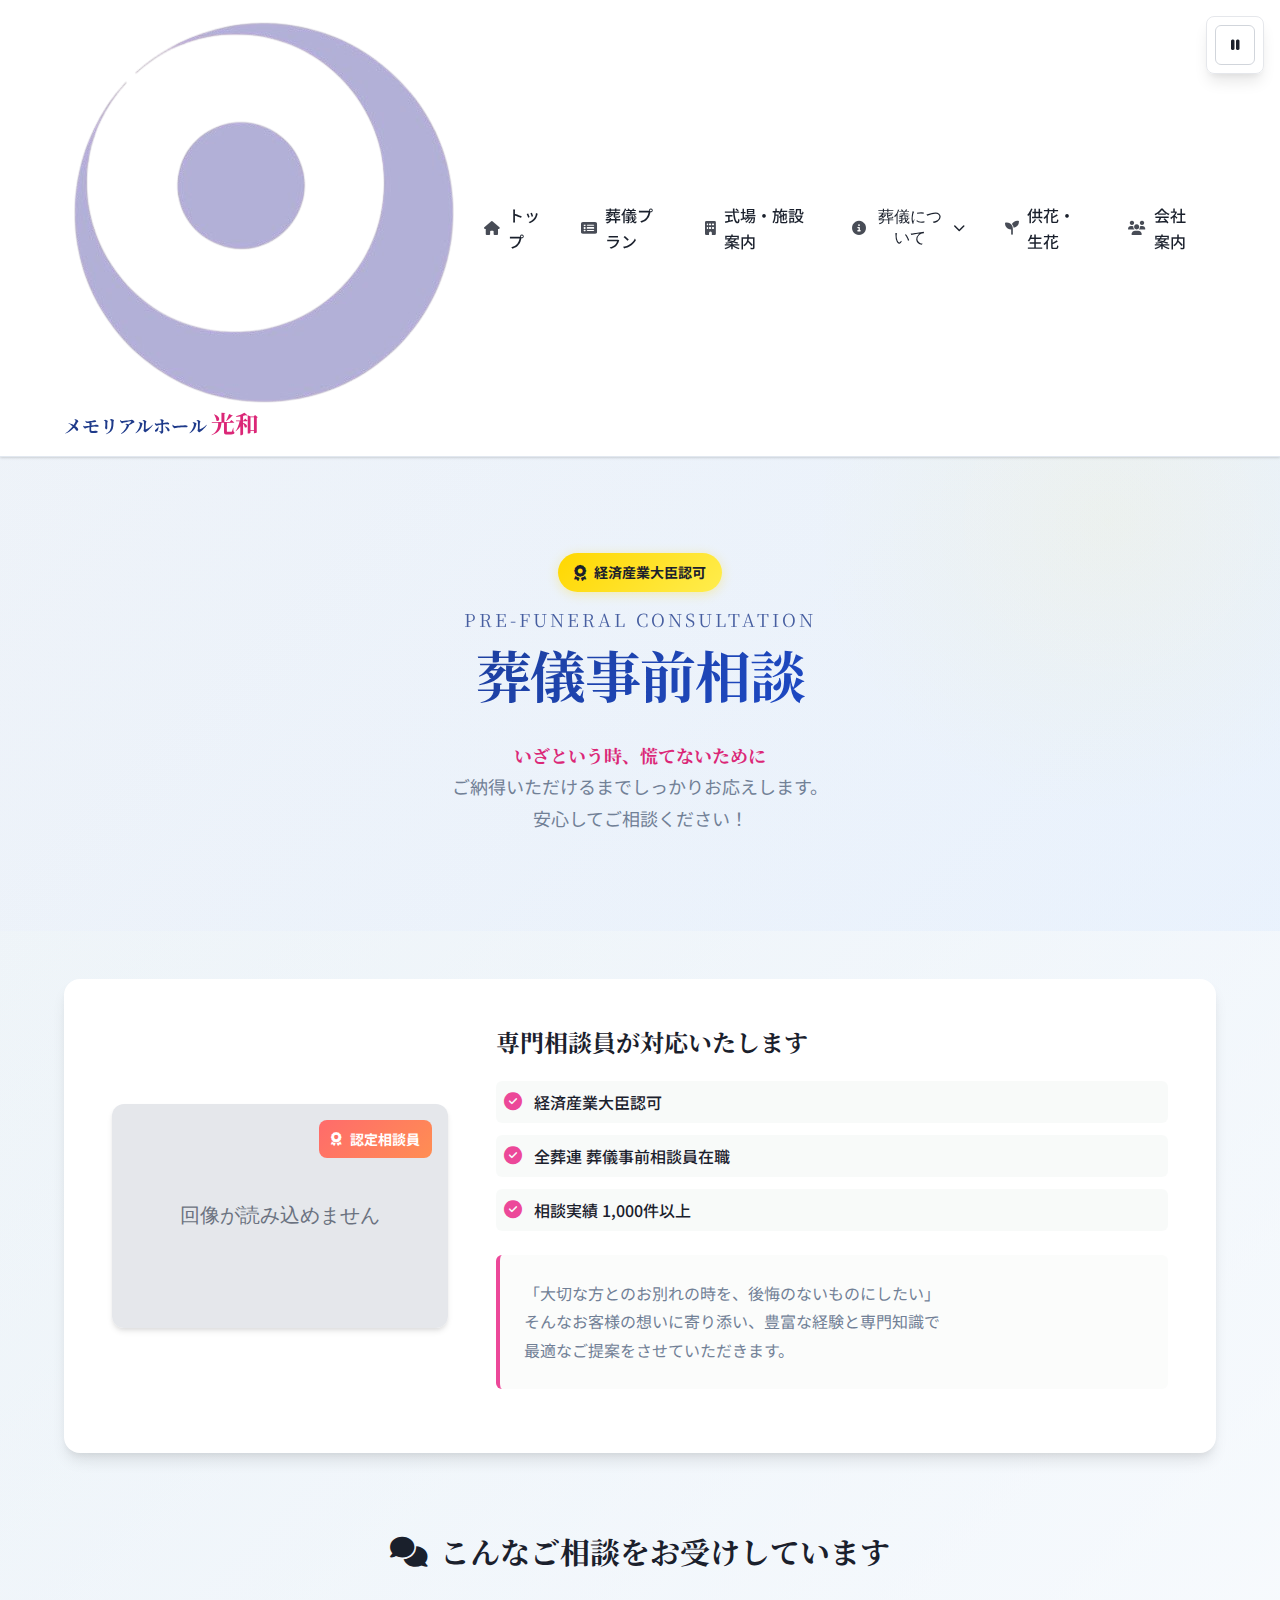
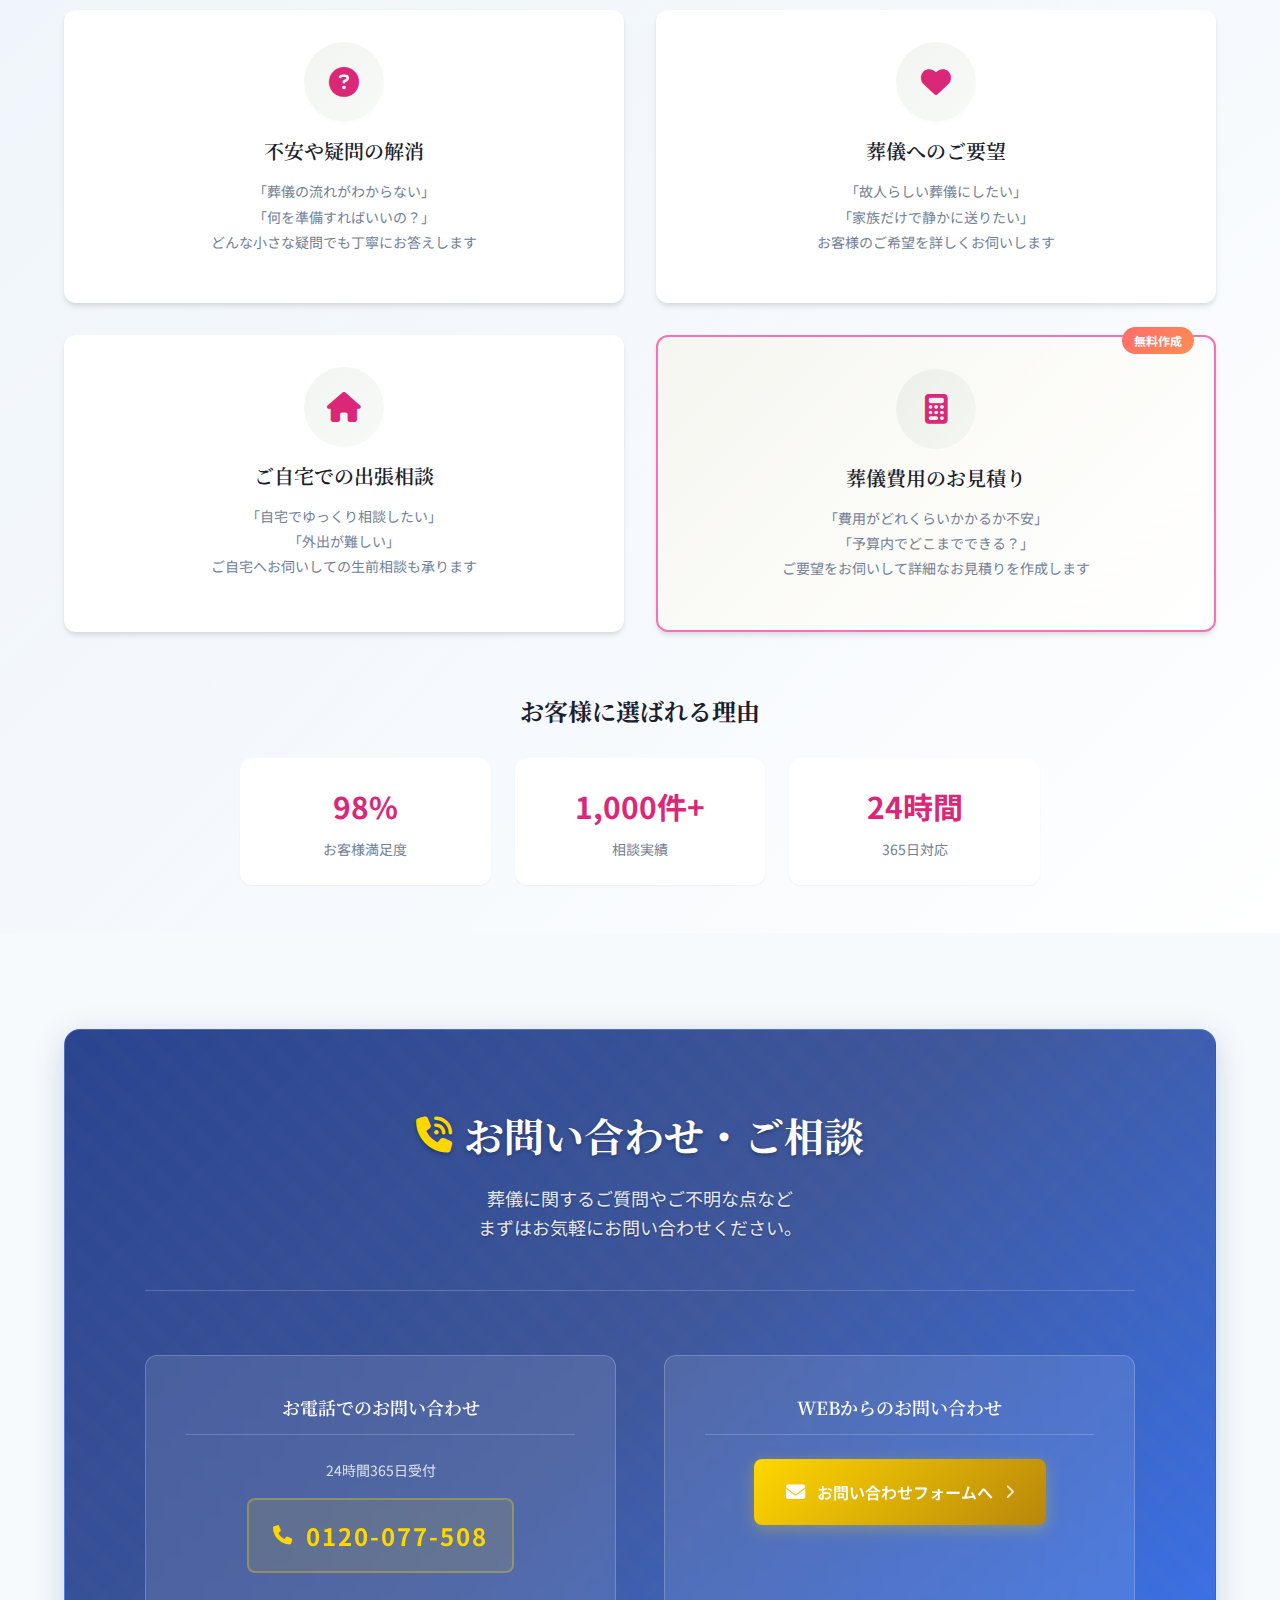
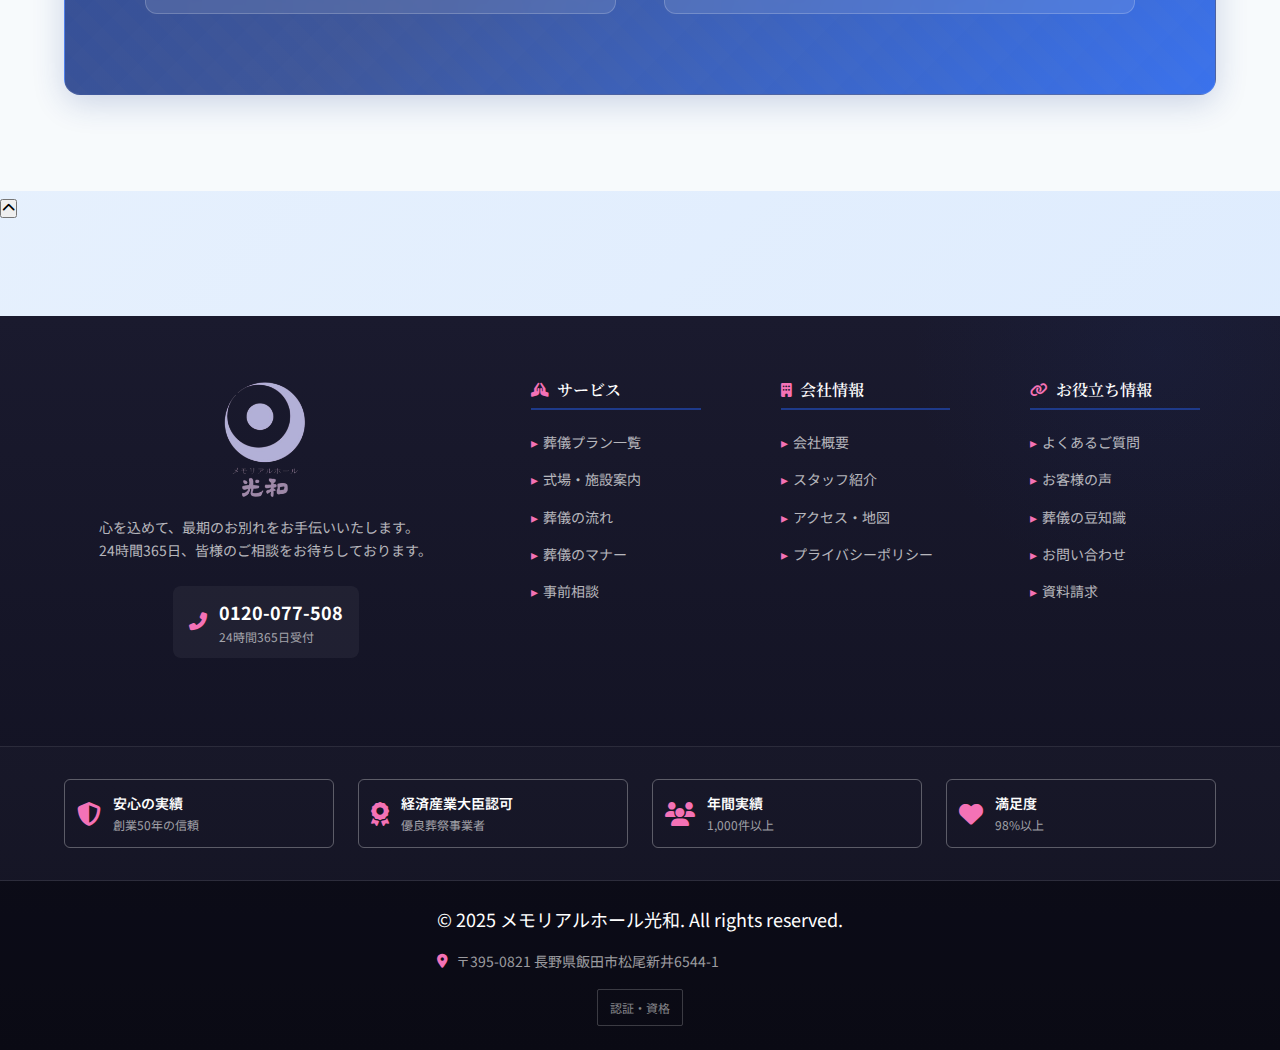
<file: soudan.html>
<!DOCTYPE html>
<html lang="ja">
  <head>
    <meta charset="UTF-8" />
    <meta name="viewport" content="width=device-width, initial-scale=1.0" />
    <meta
      name="description"
      content="メモリアルホール光和は、長野県飯田市で「ご葬儀からご創儀へ」をコンセプトに、心を込めた葬儀サービスを提供しています。24時間365日対応、各種葬儀プランをご用意しております。"
    />
    <meta
      name="keywords"
      content="葬儀,葬儀場,メモリアルホール,光和,飯田市,長野県,家族葬,一般葬,直葬,24時間対応,創儀"
    />
    <meta name="author" content="メモリアルホール光和" />
    <meta name="robots" content="index, follow" />
    <meta name="googlebot" content="index, follow" />
    <link rel="canonical" href="https://memorial-kowa.example.com/" />

    <!-- Open Graph / Facebook -->
    <meta property="og:type" content="website" />
    <meta property="og:url" content="https://memorial-kowa.example.com/" />
    <meta
      property="og:title"
      content="メモリアルホール光和 | 長野県飯田市の葬儀場 - ご葬儀からご創儀へ"
    />
    <meta
      property="og:description"
      content="メモリアルホール光和は、長野県飯田市で「ご葬儀からご創儀へ」をコンセプトに、心を込めた葬儀サービスを提供しています。24時間365日対応、各種葬儀プランをご用意しております。"
    />
    <meta
      property="og:image"
      content="https://memorial-kowa.example.com/images/og-image.jpg"
    />
    <meta property="og:image:width" content="1200" />
    <meta property="og:image:height" content="630" />
    <meta property="og:locale" content="ja_JP" />
    <meta property="og:site_name" content="メモリアルホール光和" />

    <!-- Twitter Card -->
    <meta name="twitter:card" content="summary_large_image" />
    <meta name="twitter:url" content="https://memorial-kowa.example.com/" />
    <meta
      name="twitter:title"
      content="メモリアルホール光和 | 長野県飯田市の葬儀場 - ご葬儀からご創儀へ"
    />
    <meta
      name="twitter:description"
      content="メモリアルホール光和は、長野県飯田市で「ご葬儀からご創儀へ」をコンセプトに、心を込めた葬儀サービスを提供しています。24時間365日対応、各種葬儀プランをご用意しております。"
    />
    <meta
      name="twitter:image"
      content="https://memorial-kowa.example.com/images/og-image.jpg"
    />

    <title>事前相談 | メモリアルホール光和 - 長野県飯田市の葬儀場</title>

    <!-- CSS Resources - Standard Loading to prevent FOUC -->
    <link rel="preconnect" href="https://fonts.googleapis.com" />
    <link rel="preconnect" href="https://fonts.gstatic.com" crossorigin />
    <link
      rel="stylesheet"
      href="https://fonts.googleapis.com/css2?family=Noto+Sans+JP:wght@300;400;500;700&family=Noto+Serif+JP:wght@400;700&display=swap"
    />
    <link
      rel="stylesheet"
      href="https://cdnjs.cloudflare.com/ajax/libs/font-awesome/6.5.1/css/all.min.css"
    />
    <!-- Modular CSS Architecture -->
    <link rel="stylesheet" href="css/base/variables.css" />
    <link rel="stylesheet" href="css/base/reset.css" />
    <link rel="stylesheet" href="css/layout/container.css" />
    <link rel="stylesheet" href="css/layout/header.css" />
    <link rel="stylesheet" href="css/layout/footer.css" />
    <link rel="stylesheet" href="css/layout/sidebar.css" />
    <link rel="stylesheet" href="css/layout/mobile-bar.css" />
    <link rel="stylesheet" href="css/components/buttons.css" />
    <link rel="stylesheet" href="css/components/cards.css" />
    <link rel="stylesheet" href="css/components/forms.css" />
    <link rel="stylesheet" href="css/components/animations.css" />
    <link rel="stylesheet" href="css/components/accessibility.css" />
    <link rel="stylesheet" href="css/pages/soudan.css" />

    <!-- Favicon -->
    <link rel="icon" type="image/x-icon" href="/favicon.ico" />
    <link rel="apple-touch-icon" href="/apple-touch-icon.png" />

    <!-- JSON-LD Structured Data -->
    <script type="application/ld+json">
      {
        "@context": "https://schema.org",
        "@graph": [
          {
            "@type": "Organization",
            "@id": "https://memorial-kowa.example.com/#organization",
            "name": "メモリアルホール光和",
            "alternateName": "光和",
            "url": "https://memorial-kowa.example.com/",
            "logo": "https://memorial-kowa.example.com/images/logo.png",
            "contactPoint": {
              "@type": "ContactPoint",
              "telephone": "+81-0120-077-508",
              "contactType": "customer service",
              "availableLanguage": "Japanese",
              "areaServed": "JP"
            },
            "address": {
              "@type": "PostalAddress",
              "addressCountry": "JP",
              "addressRegion": "長野県",
              "addressLocality": "飯田市",
              "streetAddress": "飯田市○○町○○番地",
              "postalCode": "000-0000"
            },
            "sameAs": [
              "https://www.facebook.com/memorial-kowa",
              "https://www.instagram.com/memorial_kowa"
            ]
          },
          {
            "@type": "LocalBusiness",
            "@id": "https://memorial-kowa.example.com/#localbusiness",
            "name": "メモリアルホール光和",
            "description": "長野県飯田市の葬儀場。「ご葬儀からご創儀へ」をコンセプトに、心を込めた葬儀サービスを提供しています。",
            "url": "https://memorial-kowa.example.com/",
            "telephone": "+81-0120-077-508",
            "priceRange": "¥¥¥",
            "address": {
              "@type": "PostalAddress",
              "addressCountry": "JP",
              "addressRegion": "長野県",
              "addressLocality": "飯田市",
              "streetAddress": "飯田市○○町○○番地",
              "postalCode": "000-0000"
            },
            "geo": {
              "@type": "GeoCoordinates",
              "latitude": 35.5,
              "longitude": 137.8
            },
            "openingHours": "Mo-Su 00:00-23:59",
            "serviceArea": {
              "@type": "GeoCircle",
              "geoMidpoint": {
                "@type": "GeoCoordinates",
                "latitude": 35.5,
                "longitude": 137.8
              },
              "geoRadius": "50000"
            },
            "hasOfferCatalog": {
              "@type": "OfferCatalog",
              "name": "葬儀プラン",
              "itemListElement": [
                {
                  "@type": "Offer",
                  "itemOffered": {
                    "@type": "Service",
                    "name": "一般葬",
                    "description": "伝統的な葬儀形式で、多くの参列者をお迎えする葬儀プラン"
                  }
                },
                {
                  "@type": "Offer",
                  "itemOffered": {
                    "@type": "Service",
                    "name": "家族葬",
                    "description": "ご家族・親族中心の温かく静かなお別れの時間を大切にした葬儀プラン"
                  }
                },
                {
                  "@type": "Offer",
                  "itemOffered": {
                    "@type": "Service",
                    "name": "直葬",
                    "description": "シンプルで経済的な、火葬のみを行う葬儀プラン"
                  }
                }
              ]
            }
          },
          {
            "@type": "WebSite",
            "@id": "https://memorial-kowa.example.com/#website",
            "url": "https://memorial-kowa.example.com/",
            "name": "メモリアルホール光和",
            "description": "長野県飯田市の葬儀場。「ご葬儀からご創儀へ」をコンセプトに、心を込めた葬儀サービスを提供しています。",
            "publisher": {
              "@id": "https://memorial-kowa.example.com/#organization"
            },
            "potentialAction": [
              {
                "@type": "SearchAction",
                "target": {
                  "@type": "EntryPoint",
                  "urlTemplate": "https://memorial-kowa.example.com/search?q={search_term_string}"
                },
                "query-input": "required name=search_term_string"
              }
            ]
          },
          {
            "@type": "BreadcrumbList",
            "@id": "https://memorial-kowa.example.com/#breadcrumb",
            "itemListElement": [
              {
                "@type": "ListItem",
                "position": 1,
                "name": "ホーム",
                "item": "https://memorial-kowa.example.com/"
              }
            ]
          }
        ]
      }
    </script>
  </head>
  <body>
    <!-- Accessibility Controls -->
    <div
      class="accessibility-controls"
      role="toolbar"
      aria-label="アクセシビリティ設定"
    >
      <button
        class="accessibility-btn motion-toggle-btn"
        aria-label="アニメーションを停止/再生する"
        aria-pressed="false"
      >
        <i class="fas fa-pause" aria-hidden="true"></i>
      </button>
    </div>

    <!-- Header -->
    <header class="header" role="banner">
      <div class="container">
        <div class="header__inner">
          <!-- Logo -->
          <div class="header__logo">
            <a
              href="index.html"
              class="logo"
              aria-label="メモリアルホール光和 ホームページ"
            >
              <img
                src="images/logo.png"
                alt="メモリアルホール光和ロゴ"
                class="logo__image"
              />
              <div class="logo__text">
                <span class="logo__main">メモリアルホール</span>
                <span class="logo__sub">光和</span>
              </div>
            </a>
          </div>

          <!-- Desktop Navigation -->
          <nav
            id="nav"
            class="header__nav"
            role="navigation"
            aria-label="メインナビゲーション"
          >
            <ul class="nav__list">
              <li class="nav__item">
                <a href="index.html" class="nav__link" aria-current="page">
                  <i class="fas fa-home nav__icon" aria-hidden="true"></i>
                  <span>トップ</span>
                </a>
              </li>
              <li class="nav__item">
                <a href="index.html#plans" class="nav__link">
                  <i class="fas fa-list-alt nav__icon" aria-hidden="true"></i>
                  <span>葬儀プラン</span>
                </a>
              </li>
              <li class="nav__item">
                <a href="index.html#facilities" class="nav__link">
                  <i class="fas fa-building nav__icon" aria-hidden="true"></i>
                  <span>式場・施設案内</span>
                </a>
              </li>
              <li class="nav__item nav__item--dropdown">
                <button
                  class="nav__link nav__dropdown-toggle"
                  aria-expanded="false"
                  aria-haspopup="true"
                  data-dropdown="funeral-info"
                >
                  <i
                    class="fas fa-info-circle nav__icon"
                    aria-hidden="true"
                  ></i>
                  <span>葬儀について</span>
                  <i
                    class="fas fa-chevron-down nav__arrow"
                    aria-hidden="true"
                  ></i>
                </button>
                <ul
                  class="dropdown"
                  id="funeral-info-dropdown"
                  role="menu"
                  aria-labelledby="funeral-info"
                >
                  <li class="dropdown__item" role="none">
                    <a
                      href="soudan.html"
                      class="dropdown__link"
                      role="menuitem"
                    >
                      <i class="fas fa-user-tie" aria-hidden="true"></i>
                      <span>事前相談</span>
                    </a>
                  </li>
                  <li class="dropdown__item" role="none">
                    <a
                      href="index.html#flow"
                      class="dropdown__link"
                      role="menuitem"
                    >
                      <i class="fas fa-route" aria-hidden="true"></i>
                      <span>葬儀の流れ</span>
                    </a>
                  </li>
                  <li class="dropdown__item" role="none">
                    <a
                      href="index.html#manner"
                      class="dropdown__link"
                      role="menuitem"
                    >
                      <i class="fas fa-hand-peace" aria-hidden="true"></i>
                      <span>葬儀のマナー</span>
                    </a>
                  </li>
                  <li class="dropdown__item" role="none">
                    <a href="index.#faq" class="dropdown__link" role="menuitem">
                      <i class="fas fa-question-circle" aria-hidden="true"></i>
                      <span>よくある質問</span>
                    </a>
                  </li>
                </ul>
              </li>
              <li class="nav__item">
                <a href="flower.html" class="nav__link">
                  <i class="fas fa-seedling nav__icon" aria-hidden="true"></i>
                  <span>供花・生花</span>
                </a>
              </li>
              <li class="nav__item">
                <a href="company.html" class="nav__link">
                  <i class="fas fa-users nav__icon" aria-hidden="true"></i>
                  <span>会社案内</span>
                </a>
              </li>
            </ul>
          </nav>
        </div>
      </div>

      <!-- Mobile Menu Overlay -->
      <div class="mobile-menu-overlay" id="mobile-menu-overlay"></div>

      <!-- Mobile Menu -->
      <nav
        class="mobile-menu"
        id="mobile-menu"
        role="navigation"
        aria-label="モバイルメニュー"
      >
        <div class="mobile-menu__header">
          <span class="mobile-menu__title">メニュー</span>
          <button class="mobile-menu__close" aria-label="メニューを閉じる">
            <i class="fas fa-times" aria-hidden="true"></i>
          </button>
        </div>
        <ul class="mobile-menu__list">
          <li class="mobile-menu__item">
            <a href="index.html" class="mobile-menu__link" aria-current="page">
              <i class="fas fa-home" aria-hidden="true"></i>
              <span>トップ</span>
            </a>
          </li>
          <li class="mobile-menu__item">
            <a href="index.html#plans" class="mobile-menu__link">
              <i class="fas fa-list-alt" aria-hidden="true"></i>
              <span>葬儀プラン</span>
            </a>
          </li>
          <li class="mobile-menu__item">
            <a href="index.html#facilities" class="mobile-menu__link">
              <i class="fas fa-building" aria-hidden="true"></i>
              <span>式場・施設案内</span>
            </a>
          </li>
          <li class="mobile-menu__item mobile-menu__item--expandable">
            <button
              class="mobile-menu__link mobile-menu__expand-toggle"
              aria-expanded="false"
              data-target="funeral-submenu"
            >
              <i class="fas fa-info-circle" aria-hidden="true"></i>
              <span>葬儀について</span>
              <i
                class="fas fa-chevron-down mobile-menu__arrow"
                aria-hidden="true"
              ></i>
            </button>
            <ul class="mobile-submenu" id="funeral-submenu">
              <li class="mobile-submenu__item">
                <a href="soudan.html" class="mobile-submenu__link">
                  <i class="fas fa-user-tie" aria-hidden="true"></i>
                  <span>事前相談</span>
                </a>
              </li>
              <li class="mobile-submenu__item">
                <a href="index.html#flow" class="mobile-submenu__link">
                  <i class="fas fa-route" aria-hidden="true"></i>
                  <span>葬儀の流れ</span>
                </a>
              </li>
              <li class="mobile-submenu__item">
                <a href="index.html#manner" class="mobile-submenu__link">
                  <i class="fas fa-hand-peace" aria-hidden="true"></i>
                  <span>葬儀のマナー</span>
                </a>
              </li>
              <li class="mobile-submenu__item">
                <a href="index.html#faq" class="mobile-submenu__link">
                  <i class="fas fa-question-circle" aria-hidden="true"></i>
                  <span>よくある質問</span>
                </a>
              </li>
            </ul>
          </li>
          <li class="mobile-menu__item">
            <a href="flower.html" class="mobile-menu__link">
              <i class="fas fa-seedling" aria-hidden="true"></i>
              <span>供花・生花</span>
            </a>
          </li>
          <li class="mobile-menu__item">
            <a href="company.html" class="mobile-menu__link">
              <i class="fas fa-users" aria-hidden="true"></i>
              <span>会社案内</span>
            </a>
          </li>
        </ul>

        <!-- Mobile Menu CTA -->
        <div class="mobile-menu__cta">
          <a href="tel:0120-077-508" class="btn btn--primary btn--lg">
            <i class="fas fa-phone" aria-hidden="true"></i>
            <span>今すぐ相談</span>
          </a>
          <!-- <a href="#contact" class="btn btn--secondary btn--lg">
                    <i class="fas fa-file-alt" aria-hidden="true"></i>
                    <span>資料請求</span>
                </a> -->
        </div>
      </nav>
    </header>

    <!-- sub Hero Section -->
    <section class="sub-hero" aria-labelledby="sub-hero-title">
      <div class="container">
        <div class="sub-hero__content">
          <div class="sub-hero__badge">
            <i class="fas fa-award"></i>
            <span>経済産業大臣認可</span>
          </div>
          <h1 id="sub-hero-title" class="sub-hero__title">
            <span class="sub-hero__subtitle">PRE-FUNERAL CONSULTATION</span>
            <span class="sub-hero__maintitle">葬儀事前相談</span>
          </h1>
          <div class="sub-hero__message">
            <span class="sub-hero__message-main"
              >いざという時、慌てないために</span
            >
          </div>
          <p class="sub-hero__text">
            ご納得いただけるまでしっかりお応えします。<br />
            安心してご相談ください！
          </p>
        </div>
      </div>
    </section>

    <!-- 葬儀事前相談 -->
    <section class="consultation-hero">
      <div class="container">
        <!-- 相談員紹介 -->
        <div class="consultant-intro">
          <div class="consultant-intro__content">
            <div class="consultant-intro__image">
              <img
                src="https://images.unsplash.com/photo-1560250097-0b93528c311a?w=500&h=600&fit=crop"
                alt="葬儀事前相談員"
              />
              <div class="consultant-intro__badge">
                <i class="fas fa-award"></i>
                <span>認定相談員</span>
              </div>
            </div>
            <div class="consultant-intro__info">
              <h3 class="consultant-intro__name">専門相談員が対応いたします</h3>
              <div class="consultant-intro__qualifications">
                <div class="qualification-item">
                  <i class="fas fa-check-circle"></i>
                  <span>経済産業大臣認可</span>
                </div>
                <div class="qualification-item">
                  <i class="fas fa-check-circle"></i>
                  <span>全葬連 葬儀事前相談員在職</span>
                </div>
                <div class="qualification-item">
                  <i class="fas fa-check-circle"></i>
                  <span>相談実績 1,000件以上</span>
                </div>
              </div>
              <p class="consultant-intro__message">
                「大切な方とのお別れの時を、後悔のないものにしたい」<br />
                そんなお客様の想いに寄り添い、豊富な経験と専門知識で<br />
                最適なご提案をさせていただきます。
              </p>
            </div>
          </div>
        </div>

        <!-- 相談内容 -->
        <div class="consultation-services">
          <h3 class="consultation-services__title">
            <i class="fas fa-comments"></i>
            こんなご相談をお受けしています
          </h3>
          <div class="consultation-services__grid">
            <div class="consultation-card">
              <div class="consultation-card__icon">
                <i class="fas fa-question-circle"></i>
              </div>
              <h4 class="consultation-card__title">不安や疑問の解消</h4>
              <p class="consultation-card__description">
                「葬儀の流れがわからない」<br />
                「何を準備すればいいの？」<br />
                どんな小さな疑問でも丁寧にお答えします
              </p>
            </div>

            <div class="consultation-card">
              <div class="consultation-card__icon">
                <i class="fas fa-heart"></i>
              </div>
              <h4 class="consultation-card__title">葬儀へのご要望</h4>
              <p class="consultation-card__description">
                「故人らしい葬儀にしたい」<br />
                「家族だけで静かに送りたい」<br />
                お客様のご希望を詳しくお伺いします
              </p>
            </div>

            <div class="consultation-card">
              <div class="consultation-card__icon">
                <i class="fas fa-home"></i>
              </div>
              <h4 class="consultation-card__title">ご自宅での出張相談</h4>
              <p class="consultation-card__description">
                「自宅でゆっくり相談したい」<br />
                「外出が難しい」<br />
                ご自宅へお伺いしての生前相談も承ります
              </p>
            </div>

            <div class="consultation-card consultation-card--featured">
              <div class="consultation-card__icon">
                <i class="fas fa-calculator"></i>
              </div>
              <h4 class="consultation-card__title">葬儀費用のお見積り</h4>
              <p class="consultation-card__description">
                「費用がどれくらいかかるか不安」<br />
                「予算内でどこまでできる？」<br />
                ご要望をお伺いして詳細なお見積りを作成します
              </p>
              <div class="consultation-card__badge">
                <span>無料作成</span>
              </div>
            </div>
          </div>
        </div>

        <!-- 信頼の実績 -->
        <div class="consultation-trust">
          <h3 class="consultation-trust__title">お客様に選ばれる理由</h3>
          <div class="trust-stats">
            <div class="trust-stat">
              <div class="trust-stat__number">98%</div>
              <div class="trust-stat__label">お客様満足度</div>
            </div>
            <div class="trust-stat">
              <div class="trust-stat__number">1,000件+</div>
              <div class="trust-stat__label">相談実績</div>
            </div>
            <div class="trust-stat">
              <div class="trust-stat__number">24時間</div>
              <div class="trust-stat__label">365日対応</div>
            </div>
          </div>
        </div>
      </div>
    </section>

    <!-- Contact CTA Section -->
    <section
      class="contact-cta-section"
      id="contact"
      aria-labelledby="contact-title"
    >
      <div class="container">
        <div class="alpha-club__contact-cta">
          <div class="contact-cta__overlay">
            <div class="contact-cta__header">
              <h3 class="contact-cta__title" id="contact-title">
                <i class="fas fa-phone-volume"></i>
                お問い合わせ・ご相談
              </h3>
              <p class="contact-cta__subtitle">
                葬儀に関するご質問やご不明な点など<br />
                まずはお気軽にお問い合わせください。
              </p>
            </div>

            <div class="contact-cta__options">
              <div class="contact-option">
                <h4 class="contact-option__title">お電話でのお問い合わせ</h4>
                <div class="contact-option__content">
                  <p class="contact-option__hours">24時間365日受付</p>
                  <a href="tel:0120-077-508" class="contact-option__phone">
                    <i class="fas fa-phone"></i>
                    0120-077-508
                  </a>
                </div>
              </div>

              <div class="contact-option">
                <h4 class="contact-option__title">WEBからのお問い合わせ</h4>
                <div class="contact-option__content">
                  <a href="contact.html" class="contact-option__button">
                    <i class="fas fa-envelope"></i>
                    <span>お問い合わせフォームへ</span>
                    <i class="fas fa-chevron-right"></i>
                  </a>
                </div>
              </div>
            </div>
          </div>
        </div>
      </div>
    </section>
    <!-- Fixed CTA Sidebar (PC) -->
    <aside
      class="fixed-sidebar"
      role="complementary"
      aria-label="固定アクションメニュー"
    >
      <div class="fixed-sidebar__header">
        <span class="fixed-sidebar__title">24時間対応</span>
      </div>

      <a
        href="tel:0120-077-508"
        class="fixed-sidebar__item fixed-sidebar__item--phone"
        aria-label="今すぐお電話 0120-077-508"
      >
        <div class="fixed-sidebar__icon">
          <i class="fas fa-phone"></i>
          <span class="pulse-ring"></span>
        </div>
        <div class="fixed-sidebar__content">
          <span class="fixed-sidebar__label">電話相談</span>
          <span class="fixed-sidebar__phone">0120-077-508</span>
        </div>
      </a>

      <a
        href="member.html"
        class="fixed-sidebar__item fixed-sidebar__item--member"
        aria-label="会員登録"
      >
        <div class="fixed-sidebar__icon">
          <i class="fas fa-crown"></i>
        </div>
        <div class="fixed-sidebar__content">
          <span class="fixed-sidebar__label">会員登録</span>
          <span class="fixed-sidebar__sub">特典多数</span>
        </div>
      </a>

      <a
        href="#contact"
        class="fixed-sidebar__item fixed-sidebar__item--document"
        aria-label="無料資料請求"
      >
        <div class="fixed-sidebar__icon">
          <i class="fas fa-file-alt"></i>
        </div>
        <div class="fixed-sidebar__content">
          <span class="fixed-sidebar__label">資料請求</span>
          <span class="fixed-sidebar__sub">無料</span>
        </div>
      </a>

      <a
        href="index.html#plans"
        class="fixed-sidebar__item fixed-sidebar__item--plans"
        aria-label="プラン一覧を見る"
      >
        <div class="fixed-sidebar__icon">
          <i class="fas fa-list-alt"></i>
        </div>
        <div class="fixed-sidebar__content">
          <span class="fixed-sidebar__label">プラン</span>
          <span class="fixed-sidebar__sub">料金確認</span>
        </div>
      </a>

      <button
        class="fixed-sidebar__item fixed-sidebar__item--scroll"
        id="backToTop"
        aria-label="ページトップへ戻る"
      >
        <div class="fixed-sidebar__icon">
          <i class="fas fa-arrow-up"></i>
        </div>
        <div class="fixed-sidebar__content">
          <span class="fixed-sidebar__label">TOP</span>
        </div>
      </button>
    </aside>

    <!-- Progress Bar -->
    <div class="progress-bar" id="progressBar"></div>

    <!-- Back to Top Button -->
    <button class="back-to-top" id="backToTop" aria-label="ページトップへ戻る">
      <i class="fas fa-chevron-up" aria-hidden="true"></i>
    </button>

    <!-- Fixed Bottom Bar (Mobile) -->
    <nav
      class="fixed-bottom-bar"
      role="navigation"
      aria-label="モバイル固定アクションバー"
    >
      <a
        href="tel:0120-077-508"
        class="fixed-bottom-bar__item fixed-bottom-bar__item--phone"
        aria-label="今すぐ電話"
      >
        <div class="fixed-bottom-bar__icon">
          <i class="fas fa-phone"></i>
          <span class="pulse-dot"></span>
        </div>
        <span class="fixed-bottom-bar__label">電話</span>
      </a>

      <a
        href="member.html"
        class="fixed-bottom-bar__item fixed-bottom-bar__item--member"
        aria-label="会員登録"
      >
        <div class="fixed-bottom-bar__icon">
          <i class="fas fa-crown"></i>
        </div>
        <span class="fixed-bottom-bar__label">会員登録</span>
      </a>

      <a
        href="#contact"
        class="fixed-bottom-bar__item fixed-bottom-bar__item--document"
        aria-label="資料請求"
      >
        <div class="fixed-bottom-bar__icon">
          <i class="fas fa-file-alt"></i>
        </div>
        <span class="fixed-bottom-bar__label">資料請求</span>
      </a>

      <button
        class="fixed-bottom-bar__item fixed-bottom-bar__item--menu mobile-menu-toggle-bottom"
        aria-label="メニューを開く"
      >
        <div class="fixed-bottom-bar__icon">
          <i class="fas fa-bars"></i>
        </div>
        <span class="fixed-bottom-bar__label">メニュー</span>
      </button>
    </nav>

    <!-- Footer -->
    <footer class="footer" role="contentinfo">
      <div class="footer__top">
        <div class="container">
          <div class="footer__grid">
            <!-- Company Info -->
            <div class="footer__column footer__column--main">
              <div class="footer__logo">
                <img
                  src="images/logo_2.png"
                  alt="メモリアルホール光和ロゴ"
                  class="footer__logo-image"
                />
              </div>
              <p class="footer__description">
                心を込めて、最期のお別れをお手伝いいたします。<br />
                24時間365日、皆様のご相談をお待ちしております。
              </p>
              <div class="footer__contact-info">
                <a href="tel:0120-077-508" class="footer__phone">
                  <i class="fas fa-phone-alt"></i>
                  <span>
                    <strong>0120-077-508</strong>
                    <small>24時間365日受付</small>
                  </span>
                </a>
              </div>
              <!-- <div class="footer__social">
                            <a href="#" class="footer__social-link" aria-label="Facebook">
                                <i class="fab fa-facebook-f"></i>
                            </a>
                            <a href="#" class="footer__social-link" aria-label="Twitter">
                                <i class="fab fa-twitter"></i>
                            </a>
                            <a href="#" class="footer__social-link" aria-label="Instagram">
                                <i class="fab fa-instagram"></i>
                            </a>
                            <a href="#" class="footer__social-link" aria-label="LINE">
                                <i class="fab fa-line"></i>
                            </a>
                        </div> -->
            </div>

            <!-- Services -->
            <div class="footer__column">
              <h3 class="footer__title">
                <i class="fas fa-hands-praying"></i>
                サービス
              </h3>
              <ul class="footer__links">
                <li><a href="#plans">葬儀プラン一覧</a></li>
                <li><a href="#facilities">式場・施設案内</a></li>
                <li><a href="#flow">葬儀の流れ</a></li>
                <li><a href="#manner">葬儀のマナー</a></li>
                <li><a href="soudan.html">事前相談</a></li>
              </ul>
            </div>

            <!-- Company -->
            <div class="footer__column">
              <h3 class="footer__title">
                <i class="fas fa-building"></i>
                会社情報
              </h3>
              <ul class="footer__links">
                <li><a href="company.html">会社概要</a></li>
                <li><a href="company.html">スタッフ紹介</a></li>
                <li><a href="company.html">アクセス・地図</a></li>
                <!-- <li><a href="#news">お知らせ</a></li> -->
                <li><a href="privacy.html">プライバシーポリシー</a></li>
              </ul>
            </div>

            <!-- Quick Links -->
            <div class="footer__column">
              <h3 class="footer__title">
                <i class="fas fa-link"></i>
                お役立ち情報
              </h3>
              <ul class="footer__links">
                <li><a href="#faq">よくあるご質問</a></li>
                <li><a href="#customer-voices">お客様の声</a></li>
                <li><a href="#manner">葬儀の豆知識</a></li>
                <li><a href="#contact">お問い合わせ</a></li>
                <li><a href="#contact">資料請求</a></li>
                <!-- <li><a href="#sitemap">サイトマップ</a></li> -->
              </ul>
            </div>
          </div>
        </div>
      </div>

      <!-- Footer Middle -->
      <div class="footer__middle">
        <div class="container">
          <div class="footer__features">
            <div class="footer__feature">
              <i class="fas fa-shield-alt"></i>
              <div>
                <strong>安心の実績</strong>
                <span>創業50年の信頼</span>
              </div>
            </div>
            <div class="footer__feature">
              <i class="fas fa-award"></i>
              <div>
                <strong>経済産業大臣認可</strong>
                <span>優良葬祭事業者</span>
              </div>
            </div>
            <div class="footer__feature">
              <i class="fas fa-users"></i>
              <div>
                <strong>年間実績</strong>
                <span>1,000件以上</span>
              </div>
            </div>
            <div class="footer__feature">
              <i class="fas fa-heart"></i>
              <div>
                <strong>満足度</strong>
                <span>98%以上</span>
              </div>
            </div>
          </div>
        </div>
      </div>

      <!-- Footer Bottom -->
      <div class="footer__bottom">
        <div class="container">
          <div class="footer__bottom-content">
            <div class="footer__copyright">
              <p>&copy; 2025 メモリアルホール光和. All rights reserved.</p>
              <p class="footer__address">
                <i class="fas fa-map-marker-alt"></i>
                〒395-0821 長野県飯田市松尾新井6544-1
              </p>
            </div>
            <div class="footer__certifications">
              <span class="footer__cert-text">認証・資格</span>
            </div>
          </div>
        </div>
      </div>
    </footer>
    <!-- JavaScript - Deferred Loading -->
    <script src="js/main.js" defer></script>
  </body>
</html>
</file>
<file: css/style.css>
/* =====================================================
   CSS Variables - Design System
   ===================================================== */
:root {
  /* Primary Colors - 深い青のグラデーション */
  --color-primary: #1e3a8a;
  --color-primary-50: #eff6ff;
  --color-primary-100: #dbeafe;
  --color-primary-200: #bfdbfe;
  --color-primary-300: #93c5fd;
  --color-primary-400: #60a5fa;
  --color-primary-500: #3b82f6;
  --color-primary-600: #2563eb;
  --color-primary-700: #1d4ed8;
  --color-primary-800: #1e40af;
  --color-primary-900: #1e3a8a;

  /* Secondary Colors - 純白とグレー */
  --color-secondary: #ffffff;
  --color-secondary-50: #f9fafb;
  --color-secondary-100: #f3f4f6;
  --color-secondary-200: #e5e7eb;
  --color-secondary-300: #d1d5db;
  --color-secondary-400: #9ca3af;
  --color-secondary-500: #6b7280;
  --color-secondary-600: #4b5563;
  --color-secondary-700: #374151;
  --color-secondary-800: #1f2937;
  --color-secondary-900: #111827;

  /* Accent Colors - 胡蝶蘭のピンクと金色 */
  --color-accent: #ffc0cb;
  --color-accent-50: #fdf2f8;
  --color-accent-100: #fce7f3;
  --color-accent-200: #fbcfe8;
  --color-accent-300: #f9a8d4;
  --color-accent-400: #f472b6;
  --color-accent-500: #ec4899;
  --color-accent-600: #db2777;
  --color-accent-700: #be185d;
  --color-accent-800: #9d174d;
  --color-accent-900: #831843;

  /* Gold Colors - 薄い金色システム */
  --color-gold: #f5e6d3;
  --color-gold-50: #fffbf5;
  --color-gold-100: #fef7ed;
  --color-gold-200: #fed7aa;
  --color-gold-300: #fdba74;
  --color-gold-400: #fb923c;
  --color-gold-500: #f97316;
  --color-gold-600: #ea580c;
  --color-gold-700: #c2410c;
  --color-gold-800: #9a3412;
  --color-gold-900: #7c2d12;

  /* Text Colors - 濃紺と墨色 */
  --color-text: #1a202c;
  --color-text-light: #2d3748;
  --color-text-muted: #718096;
  --color-text-inverse: #ffffff;

  /* Background Colors */
  --color-bg-primary: #ffffff;
  --color-bg-secondary: #f7fafc;
  --color-bg-tertiary: #edf2f7;
  --color-bg-dark: #1a202c;

  /* Border Colors */
  --color-border-light: #e2e8f0;
  --color-border-medium: #cbd5e0;
  --color-border-dark: #4a5568;

  /* Status Colors */
  --color-success: #48bb78;
  --color-warning: #ed8936;
  --color-error: #f56565;
  --color-info: #4299e1;

  /* Typography */
  --font-serif: 'Noto Serif JP', serif;
  --font-sans: 'Noto Sans JP', sans-serif;

  /* Font Sizes - 高齢者向けに大きめ */
  --font-size-xs: 0.75rem; /* 12px */
  --font-size-sm: 0.875rem; /* 14px */
  --font-size-base: 1rem; /* 16px */
  --font-size-lg: 1.125rem; /* 18px */
  --font-size-xl: 1.25rem; /* 20px */
  --font-size-2xl: 1.5rem; /* 24px */
  --font-size-3xl: 1.875rem; /* 30px */
  --font-size-4xl: 2.25rem; /* 36px */
  --font-size-5xl: 3rem; /* 48px */
  --font-size-6xl: 3.75rem; /* 60px */

  /* Font Weights */
  --font-weight-light: 300;
  --font-weight-normal: 400;
  --font-weight-medium: 500;
  --font-weight-semibold: 600;
  --font-weight-bold: 700;

  /* Line Heights */
  --line-height-tight: 1.25;
  --line-height-snug: 1.375;
  --line-height-normal: 1.5;
  --line-height-relaxed: 1.625;
  --line-height-loose: 2;

  /* Breakpoints - レスポンシブデザイン */
  --breakpoint-mobile: 767px;
  --breakpoint-tablet: 768px;
  --breakpoint-desktop: 1024px;
  --breakpoint-large: 1920px;

  /* Container Widths */
  --container-mobile: 100%;
  --container-tablet: 768px;
  --container-desktop: 1200px;
  --container-large: 1400px;

  /* Spacing System - 8px base */
  --spacing-0: 0;
  --spacing-px: 1px;
  --spacing-0-5: 0.125rem; /* 2px */
  --spacing-1: 0.25rem; /* 4px */
  --spacing-1-5: 0.375rem; /* 6px */
  --spacing-2: 0.5rem; /* 8px */
  --spacing-2-5: 0.625rem; /* 10px */
  --spacing-3: 0.75rem; /* 12px */
  --spacing-3-5: 0.875rem; /* 14px */
  --spacing-4: 1rem; /* 16px */
  --spacing-5: 1.25rem; /* 20px */
  --spacing-6: 1.5rem; /* 24px */
  --spacing-7: 1.75rem; /* 28px */
  --spacing-8: 2rem; /* 32px */
  --spacing-9: 2.25rem; /* 36px */
  --spacing-10: 2.5rem; /* 40px */
  --spacing-11: 2.75rem; /* 44px */
  --spacing-12: 3rem; /* 48px */
  --spacing-14: 3.5rem; /* 56px */
  --spacing-16: 4rem; /* 64px */
  --spacing-20: 5rem; /* 80px */
  --spacing-24: 6rem; /* 96px */
  --spacing-28: 7rem; /* 112px */
  --spacing-32: 8rem; /* 128px */

  /* Border Radius */
  --radius-none: 0;
  --radius-sm: 0.125rem; /* 2px */
  --radius-base: 0.25rem; /* 4px */
  --radius-md: 0.375rem; /* 6px */
  --radius-lg: 0.5rem; /* 8px */
  --radius-xl: 0.75rem; /* 12px */
  --radius-2xl: 1rem; /* 16px */
  --radius-3xl: 1.5rem; /* 24px */
  --radius-full: 9999px;

  /* Shadows - 和モダンに適した柔らかい影 */
  --shadow-sm: 0 1px 2px 0 rgba(0, 0, 0, 0.05);
  --shadow-base: 0 1px 3px 0 rgba(0, 0, 0, 0.1), 0 1px 2px 0 rgba(0, 0, 0, 0.06);
  --shadow-md: 0 4px 6px -1px rgba(0, 0, 0, 0.1),
    0 2px 4px -1px rgba(0, 0, 0, 0.06);
  --shadow-lg: 0 10px 15px -3px rgba(0, 0, 0, 0.1),
    0 4px 6px -2px rgba(0, 0, 0, 0.05);
  --shadow-xl: 0 20px 25px -5px rgba(0, 0, 0, 0.1),
    0 10px 10px -5px rgba(0, 0, 0, 0.04);
  --shadow-2xl: 0 25px 50px -12px rgba(0, 0, 0, 0.25);
  --shadow-inner: inset 0 2px 4px 0 rgba(0, 0, 0, 0.06);

  /* Transitions */
  --transition-none: none;
  --transition-all: all 150ms cubic-bezier(0.4, 0, 0.2, 1);
  --transition-base: 150ms cubic-bezier(0.4, 0, 0.2, 1);
  --transition-colors: color 150ms cubic-bezier(0.4, 0, 0.2, 1),
    background-color 150ms cubic-bezier(0.4, 0, 0.2, 1),
    border-color 150ms cubic-bezier(0.4, 0, 0.2, 1);
  --transition-opacity: opacity 150ms cubic-bezier(0.4, 0, 0.2, 1);
  --transition-shadow: box-shadow 150ms cubic-bezier(0.4, 0, 0.2, 1);
  --transition-transform: transform 150ms cubic-bezier(0.4, 0, 0.2, 1);

  /* Breakpoints */
  --breakpoint-sm: 640px;
  --breakpoint-md: 768px;
  --breakpoint-lg: 1024px;
  --breakpoint-xl: 1280px;
  --breakpoint-2xl: 1536px;

  /* Z-index Scale */
  --z-0: 0;
  --z-10: 10;
  --z-20: 20;
  --z-30: 30;
  --z-40: 40;
  --z-50: 50;
  --z-dropdown: 1000;
  --z-sticky: 1020;
  --z-fixed: 1030;
  --z-modal-backdrop: 1040;
  --z-modal: 1050;
  --z-popover: 1060;
  --z-tooltip: 1070;
}

/* =====================================================
   Reset & Base Styles
   ===================================================== */
* {
  margin: 0;
  padding: 0;
  box-sizing: border-box;
}

html {
  font-size: 16px;
  scroll-behavior: smooth;
}

body {
  font-family: var(--font-sans);
  font-size: var(--font-size-lg); /* 高齢者向けに18px */
  color: var(--color-text);
  line-height: var(--line-height-relaxed);
  background: linear-gradient(
    135deg,
    var(--color-bg-secondary) 0%,
    var(--color-primary-100) 100%
  );
  min-height: 100vh;
}

/* Typography Scale - 和モダンに適した階層 */
h1,
h2,
h3,
h4,
h5,
h6 {
  font-family: var(--font-serif);
  font-weight: var(--font-weight-bold);
  line-height: var(--line-height-tight);
  margin-bottom: var(--spacing-4);
  color: var(--color-text);
}

h1 {
  font-size: clamp(var(--font-size-3xl), 5vw, var(--font-size-5xl));
  margin-bottom: var(--spacing-6);
  letter-spacing: -0.025em;
}
h2 {
  font-size: clamp(var(--font-size-2xl), 4vw, var(--font-size-4xl));
  margin-bottom: var(--spacing-5);
  letter-spacing: -0.025em;
}
h3 {
  font-size: clamp(var(--font-size-xl), 3vw, var(--font-size-3xl));
  margin-bottom: var(--spacing-4);
}
h4 {
  font-size: clamp(var(--font-size-lg), 2.5vw, var(--font-size-2xl));
  font-weight: var(--font-weight-semibold);
}
h5 {
  font-size: clamp(var(--font-size-base), 2vw, var(--font-size-xl));
  font-weight: var(--font-weight-semibold);
}
h6 {
  font-size: clamp(var(--font-size-sm), 1.5vw, var(--font-size-lg));
  font-weight: var(--font-weight-semibold);
  color: var(--color-text-light);
}

/* Responsive typography adjustments */
@media (max-width: 767px) {
  body {
    font-size: var(--font-size-sm);
    line-height: var(--line-height-relaxed);
  }

  .section__title {
    text-align: center;
    margin-bottom: var(--spacing-6);
  }

  .section__description {
    text-align: center;
    font-size: var(--font-size-sm);
  }
}

@media (min-width: 768px) and (max-width: 1023px) {
  .section__title {
    margin-bottom: var(--spacing-8);
  }
}

/* Text Elements */
p {
  margin-bottom: var(--spacing-4);
  line-height: var(--line-height-relaxed);
}

.text-lead {
  font-size: var(--font-size-xl);
  font-weight: var(--font-weight-light);
  line-height: var(--line-height-relaxed);
  color: var(--color-text-light);
}

.text-small {
  font-size: var(--font-size-sm);
  color: var(--color-text-muted);
}

.text-xs {
  font-size: var(--font-size-xs);
}
.text-sm {
  font-size: var(--font-size-sm);
}
.text-base {
  font-size: var(--font-size-base);
}
.text-lg {
  font-size: var(--font-size-lg);
}
.text-xl {
  font-size: var(--font-size-xl);
}
.text-2xl {
  font-size: var(--font-size-2xl);
}
.text-3xl {
  font-size: var(--font-size-3xl);
}
.text-4xl {
  font-size: var(--font-size-4xl);
}
.text-5xl {
  font-size: var(--font-size-5xl);
}
.text-6xl {
  font-size: var(--font-size-6xl);
}

/* Font Weights */
.font-light {
  font-weight: var(--font-weight-light);
}
.font-normal {
  font-weight: var(--font-weight-normal);
}
.font-medium {
  font-weight: var(--font-weight-medium);
}
.font-semibold {
  font-weight: var(--font-weight-semibold);
}
.font-bold {
  font-weight: var(--font-weight-bold);
}

/* Text Colors */
.text-primary {
  color: var(--color-primary);
}
.text-accent {
  color: var(--color-accent);
}
.text-gold {
  color: var(--color-gold-600);
}
.text-muted {
  color: var(--color-text-muted);
}
.text-inverse {
  color: var(--color-text-inverse);
}

a {
  color: var(--color-primary);
  text-decoration: none;
  transition: color 0.3s ease;
}

a:hover {
  color: var(--color-primary-light);
}

img {
  max-width: 100%;
  height: auto;
  display: block;
}

/* =====================================================
   Layout Components
   ===================================================== */
.container {
  max-width: var(--container-desktop);
  margin: 0 auto;
  padding: 0 var(--spacing-6);
}

/* Responsive container adjustments */
@media (max-width: 767px) {
  .container {
    max-width: var(--container-mobile);
    padding: 0 var(--spacing-4);
  }
}

@media (min-width: 768px) and (max-width: 1023px) {
  .container {
    max-width: var(--container-tablet);
    padding: 0 var(--spacing-5);
  }
}

@media (min-width: 1920px) {
  .container {
    max-width: var(--container-large);
  }
}

/* Container variations */
.container--narrow {
  max-width: 800px;
}

.container--wide {
  max-width: 1400px;
}

.container--full {
  max-width: none;
  width: 100%;
}

/* =====================================================
   Header
   ===================================================== */
.header {
  background: rgba(255, 255, 255, 0.95);
  backdrop-filter: blur(10px);
  box-shadow: var(--shadow-base);
  position: sticky;
  top: 0;
  z-index: var(--z-sticky);
  border-bottom: 1px solid var(--color-border-light);
}

.header__inner {
  display: flex;
  justify-content: space-between;
  align-items: center;
  padding: var(--spacing-4) 0;
  min-height: 80px;
}

/* Logo Styles */
.header__logo {
  flex-shrink: 0;
}

.logo {
  display: flex;
  flex-direction: column;
  align-items: flex-start;
  text-decoration: none;
  transition: var(--transition-colors);
}

.logo:hover {
  transform: translateY(-1px);
}

.logo__main {
  font-family: var(--font-serif);
  font-size: var(--font-size-lg);
  font-weight: var(--font-weight-bold);
  color: var(--color-primary);
  line-height: var(--line-height-tight);
}

.logo__sub {
  font-family: var(--font-serif);
  font-size: var(--font-size-2xl);
  font-weight: var(--font-weight-bold);
  color: var(--color-accent-600);
  line-height: var(--line-height-tight);
  margin-top: -2px;
}

/* Navigation Styles */
.header__nav {
  display: none;
}

@media (min-width: 768px) {
  .header__nav {
    display: block;
  }
}

.nav__list {
  display: flex;
  list-style: none;
  align-items: center;
  gap: var(--spacing-2);
  margin: 0;
  padding: 0;
}

.nav__item {
  position: relative;
}

.nav__link {
  display: flex;
  align-items: center;
  gap: var(--spacing-2);
  padding: var(--spacing-3) var(--spacing-4);
  font-size: var(--font-size-base);
  font-weight: var(--font-weight-medium);
  color: var(--color-text);
  text-decoration: none;
  border-radius: var(--radius-lg);
  transition: var(--transition-all);
  position: relative;
  border: none;
  background: none;
  cursor: pointer;
}

.nav__link:hover,
.nav__link:focus {
  background: var(--color-primary-50);
  color: var(--color-primary-700);
  transform: translateY(-1px);
}

.nav__link[aria-current='page'] {
  background: var(--color-primary-100);
  color: var(--color-primary-800);
  font-weight: var(--font-weight-semibold);
}

.nav__icon {
  font-size: var(--font-size-sm);
  opacity: 0.8;
}

.nav__arrow {
  font-size: var(--font-size-xs);
  transition: var(--transition-transform);
}

.nav__dropdown-toggle[aria-expanded='true'] .nav__arrow {
  transform: rotate(180deg);
}

/* Dropdown Menu */
.nav__item--dropdown {
  position: relative;
}

.dropdown {
  display: none;
  position: absolute;
  top: calc(100% + var(--spacing-2));
  left: 0;
  background: var(--color-bg-primary);
  backdrop-filter: blur(10px);
  box-shadow: var(--shadow-xl);
  border: 1px solid var(--color-border-light);
  border-radius: var(--radius-xl);
  min-width: 240px;
  list-style: none;
  padding: var(--spacing-3);
  z-index: var(--z-dropdown);
  opacity: 0;
  transform: translateY(-8px);
  transition: var(--transition-all);
}

.dropdown.show {
  display: block;
  opacity: 1;
  transform: translateY(0);
}

.dropdown__item {
  margin: 0;
}

.dropdown__link {
  display: flex;
  align-items: center;
  gap: var(--spacing-3);
  padding: var(--spacing-3) var(--spacing-4);
  color: var(--color-text);
  text-decoration: none;
  border-radius: var(--radius-lg);
  transition: var(--transition-colors);
  font-size: var(--font-size-base);
}

.dropdown__link:hover,
.dropdown__link:focus {
  background: var(--color-primary-50);
  color: var(--color-primary-700);
}

.dropdown__link i {
  font-size: var(--font-size-sm);
  width: 16px;
  opacity: 0.7;
}

/* Mobile Menu Toggle */
.mobile-menu-toggle {
  display: flex;
  flex-direction: column;
  gap: var(--spacing-1);
  background: none;
  border: none;
  cursor: pointer;
  padding: var(--spacing-2);
  border-radius: var(--radius-md);
  transition: var(--transition-colors);
  position: relative;
  z-index: var(--z-fixed);
}

.mobile-menu-toggle:hover {
  background: var(--color-primary-50);
}

.mobile-menu-toggle:focus {
  outline: 2px solid var(--color-primary-400);
  outline-offset: 2px;
}

.mobile-menu-toggle__line {
  display: block;
  width: 24px;
  height: 3px;
  background: var(--color-primary);
  border-radius: 2px;
  transition: var(--transition-all);
  transform-origin: center;
}

/* Mobile Menu Toggle Animation */
.mobile-menu-toggle[aria-expanded='true']
  .mobile-menu-toggle__line:nth-child(1) {
  transform: translateY(7px) rotate(45deg);
}

.mobile-menu-toggle[aria-expanded='true']
  .mobile-menu-toggle__line:nth-child(2) {
  opacity: 0;
  transform: scaleX(0);
}

.mobile-menu-toggle[aria-expanded='true']
  .mobile-menu-toggle__line:nth-child(3) {
  transform: translateY(-7px) rotate(-45deg);
}

/* Touch target optimization for mobile */
@media (max-width: 767px) {
  .mobile-menu-toggle {
    min-width: 44px;
    min-height: 44px;
    padding: var(--spacing-3);
  }

  .nav__link,
  .btn {
    min-height: 44px;
    display: flex;
    align-items: center;
    padding: var(--spacing-3) var(--spacing-4);
  }
}

@media (min-width: 768px) {
  .mobile-menu-toggle {
    display: none;
  }
}

/* Mobile Menu Toggle */
.mobile-menu-toggle {
  display: flex;
  flex-direction: column;
  gap: 4px;
  background: none;
  border: none;
  cursor: pointer;
  padding: var(--spacing-xs);
}

.mobile-menu-toggle span {
  display: block;
  width: 25px;
  height: 3px;
  background: var(--color-primary);
  transition: transform 0.3s ease;
}

@media (min-width: 768px) {
  .mobile-menu-toggle {
    display: none;
  }
}

/* =====================================================
   Hero Section
   ===================================================== */
.hero {
  min-height: 100vh;
  display: flex;
  flex-direction: column;
  justify-content: center;
  background: linear-gradient(
    135deg,
    var(--color-primary-900) 0%,
    var(--color-primary-700) 25%,
    var(--color-primary-600) 50%,
    var(--color-primary-500) 75%,
    var(--color-primary-400) 100%
  );
  color: var(--color-text-inverse);
  position: relative;
  overflow: hidden;
  padding: var(--spacing-20) 0 var(--spacing-16);
}

/* Background Elements */
.hero__bg-elements {
  position: absolute;
  inset: 0;
  z-index: 1;
}

.hero__orchid {
  position: absolute;
  border-radius: 50%;
  opacity: 0.4;
  animation: orchidFloat 8s ease-in-out infinite;
  filter: blur(1px);
  will-change: transform;
}

.hero__orchid--1 {
  top: 10%;
  right: -5%;
  width: 300px;
  height: 400px;
  background: radial-gradient(
    ellipse at center,
    var(--color-accent-200) 0%,
    var(--color-accent-100) 40%,
    transparent 70%
  );
  animation-delay: 0s;
}

.hero__orchid--2 {
  bottom: 15%;
  left: -10%;
  width: 250px;
  height: 350px;
  background: radial-gradient(
    ellipse at center,
    var(--color-gold-200) 0%,
    var(--color-gold-100) 40%,
    transparent 70%
  );
  animation-delay: -10s;
}

.hero__light {
  position: absolute;
  border-radius: 50%;
  opacity: 0.3;
  background: radial-gradient(
    circle at center,
    rgba(255, 255, 255, 0.9) 0%,
    rgba(255, 255, 255, 0.4) 40%,
    transparent 70%
  );
  animation: lightFloat 12s linear infinite;
  filter: blur(0.5px);
  will-change: transform, opacity;
}

.hero__light--1 {
  top: 20%;
  right: 30%;
  width: 400px;
  height: 400px;
  animation-delay: 0s;
}

.hero__light--2 {
  bottom: 30%;
  left: 20%;
  width: 300px;
  height: 300px;
  animation-delay: -15s;
}

@keyframes orchidFloat {
  0%,
  100% {
    transform: translateY(0) translateX(0) rotate(0deg) scale(1);
    opacity: 0.4;
  }
  25% {
    transform: translateY(-80px) translateX(-60px) rotate(10deg) scale(1.3);
    opacity: 0.6;
  }
  50% {
    transform: translateY(-120px) translateX(40px) rotate(-8deg) scale(1.6);
    opacity: 0.8;
  }
  75% {
    transform: translateY(-60px) translateX(50px) rotate(5deg) scale(1.2);
    opacity: 0.5;
  }
}

@keyframes lightFloat {
  0% {
    transform: translateX(-120px) translateY(0) scale(1) rotate(0deg);
    opacity: 0.2;
  }
  25% {
    transform: translateX(80px) translateY(-80px) scale(1.4) rotate(90deg);
    opacity: 0.4;
  }
  50% {
    transform: translateX(150px) translateY(-120px) scale(1.8) rotate(180deg);
    opacity: 0.6;
  }
  75% {
    transform: translateX(40px) translateY(-80px) scale(1.3) rotate(270deg);
    opacity: 0.3;
  }
  100% {
    transform: translateX(-120px) translateY(0) scale(1) rotate(360deg);
    opacity: 0.2;
  }
}

/* Main Content */
.hero__content {
  position: relative;
  z-index: 10;
  max-width: 1200px;
  margin: 0 auto;
  padding: 0 var(--spacing-6);
  display: grid;
  grid-template-columns: 1fr;
  gap: var(--spacing-12);
  align-items: center;
}

@media (min-width: 1024px) {
  .hero__content {
    grid-template-columns: 1fr 1fr;
    gap: var(--spacing-16);
  }
}

.hero__main {
  text-align: center;
}

@media (min-width: 1024px) {
  .hero__main {
    text-align: left;
  }
}

.hero__tagline {
  margin-bottom: var(--spacing-4);
}

.hero__tagline-text {
  display: inline-block;
  font-size: var(--font-size-sm);
  font-weight: var(--font-weight-medium);
  color: var(--color-gold-200);
  background: rgba(255, 255, 255, 0.1);
  backdrop-filter: blur(10px);
  padding: var(--spacing-2) var(--spacing-4);
  border-radius: var(--radius-full);
  border: 1px solid rgba(255, 255, 255, 0.2);
  text-transform: uppercase;
  letter-spacing: 0.05em;
  animation: taglineGlow 3s ease-in-out infinite alternate;
}

@keyframes taglineGlow {
  0% {
    box-shadow: 0 0 5px rgba(245, 230, 211, 0.3);
  }
  100% {
    box-shadow: 0 0 20px rgba(245, 230, 211, 0.6);
  }
}

.hero__title {
  font-size: clamp(var(--font-size-4xl), 8vw, var(--font-size-6xl));
  margin-bottom: var(--spacing-6);
  line-height: var(--line-height-tight);
}

.hero__title-main {
  display: block;
  color: var(--color-text-inverse);
  text-shadow: 2px 4px 8px rgba(0, 0, 0, 0.3);
}

.hero__title-accent {
  display: block;
  background: linear-gradient(
    135deg,
    var(--color-accent-300) 0%,
    var(--color-gold-300) 50%,
    var(--color-accent-200) 100%
  );
  background-clip: text;
  -webkit-background-clip: text;
  -webkit-text-fill-color: transparent;
  font-size: 1.2em;
  animation: titleAccentGlow 4s ease-in-out infinite alternate;
}

@keyframes titleAccentGlow {
  0% {
    filter: drop-shadow(2px 4px 8px rgba(255, 192, 203, 0.3));
  }
  100% {
    filter: drop-shadow(2px 4px 15px rgba(255, 192, 203, 0.6));
  }
}

.hero__subtitle {
  font-size: var(--font-size-xl);
  font-weight: var(--font-weight-light);
  margin-bottom: var(--spacing-8);
  opacity: 0.95;
  line-height: var(--line-height-relaxed);
  text-shadow: 1px 2px 4px rgba(0, 0, 0, 0.2);
}

.hero__br-mobile {
  display: none;
}

@media (max-width: 767px) {
  .hero__br-mobile {
    display: inline;
  }
}

/* Hero Features */
.hero__features {
  display: grid;
  grid-template-columns: repeat(2, 1fr);
  gap: var(--spacing-4);
  margin-bottom: var(--spacing-8);
}

@media (min-width: 768px) {
  .hero__features {
    grid-template-columns: repeat(4, 1fr);
  }
}

.hero__feature {
  display: flex;
  flex-direction: column;
  align-items: center;
  gap: var(--spacing-2);
  padding: var(--spacing-4);
  background: rgba(255, 255, 255, 0.08);
  backdrop-filter: blur(10px);
  border: 1px solid rgba(255, 255, 255, 0.15);
  border-radius: var(--radius-xl);
  transition: var(--transition-all);
}

.hero__feature:hover {
  transform: translateY(-4px);
  background: rgba(255, 255, 255, 0.12);
  box-shadow: var(--shadow-lg);
}

.hero__feature i {
  font-size: var(--font-size-2xl);
  color: var(--color-gold-200);
  margin-bottom: var(--spacing-1);
}

.hero__feature span {
  font-size: var(--font-size-sm);
  font-weight: var(--font-weight-medium);
  text-align: center;
  line-height: var(--line-height-snug);
}

/* Hero Actions */
.hero__actions {
  display: flex;
  flex-direction: column;
  gap: var(--spacing-8);
  align-items: center;
}

@media (min-width: 1024px) {
  .hero__actions {
    align-items: flex-start;
  }
}

.hero__emergency {
  display: flex;
  flex-direction: column;
  gap: var(--spacing-4);
  align-items: center;
}

@media (min-width: 1024px) {
  .hero__emergency {
    align-items: flex-start;
  }
}

.hero__emergency-label {
  display: flex;
  align-items: center;
  gap: var(--spacing-2);
  font-size: var(--font-size-sm);
  font-weight: var(--font-weight-medium);
  color: var(--color-gold-200);
  animation: emergencyBlink 2s ease-in-out infinite;
}

@keyframes emergencyBlink {
  0%,
  50% {
    opacity: 1;
  }
  75% {
    opacity: 0.7;
  }
  100% {
    opacity: 1;
  }
}

.hero__emergency-label i {
  color: var(--color-error);
  animation: emergencyPulse 2s ease-in-out infinite;
}

@keyframes emergencyPulse {
  0%,
  100% {
    transform: scale(1);
  }
  50% {
    transform: scale(1.2);
  }
}

.hero__phone-primary {
  display: flex;
  align-items: center;
  gap: var(--spacing-4);
  padding: var(--spacing-5) var(--spacing-6);
  background: rgba(255, 255, 255, 0.1);
  backdrop-filter: blur(15px);
  border: 2px solid rgba(255, 255, 255, 0.2);
  border-radius: var(--radius-2xl);
  text-decoration: none;
  color: var(--color-text-inverse);
  transition: var(--transition-all);
  box-shadow: var(--shadow-lg);
}

.hero__phone-primary:hover {
  background: rgba(255, 255, 255, 0.15);
  transform: translateY(-4px);
  box-shadow: var(--shadow-2xl);
  border-color: var(--color-gold-300);
}

.hero__phone-icon {
  position: relative;
  display: flex;
  align-items: center;
  justify-content: center;
  width: 60px;
  height: 60px;
  background: var(--color-accent-500);
  border-radius: 50%;
  flex-shrink: 0;
}

.hero__phone-icon i {
  font-size: var(--font-size-2xl);
  color: var(--color-text-inverse);
}

.hero__phone-pulse {
  position: absolute;
  inset: -4px;
  border: 3px solid var(--color-accent-400);
  border-radius: 50%;
  animation: phonePulse 2s ease-in-out infinite;
}

@keyframes phonePulse {
  0% {
    transform: scale(1);
    opacity: 1;
  }
  100% {
    transform: scale(1.4);
    opacity: 0;
  }
}

.hero__phone-content {
  display: flex;
  flex-direction: column;
  gap: var(--spacing-1);
}

.hero__phone-label {
  font-size: var(--font-size-sm);
  font-weight: var(--font-weight-medium);
  color: var(--color-gold-200);
}

.hero__phone-number {
  font-size: var(--font-size-2xl);
  font-weight: var(--font-weight-bold);
  line-height: var(--line-height-tight);
}

.hero__phone-note {
  font-size: var(--font-size-xs);
  color: var(--color-gold-100);
  opacity: 0.9;
}

.hero__cta-group {
  display: flex;
  flex-direction: column;
  gap: var(--spacing-4);
  width: 100%;
  max-width: 400px;
}

@media (min-width: 768px) {
  .hero__cta-group {
    flex-direction: row;
    flex-wrap: wrap;
    max-width: none;
  }
}

.hero__cta-btn {
  flex: 1;
  min-width: 200px;
  justify-content: center;
}

.hero__quick-info {
  display: flex;
  flex-direction: column;
  gap: var(--spacing-3);
  font-size: var(--font-size-sm);
  color: var(--color-gold-100);
}

@media (min-width: 768px) {
  .hero__quick-info {
    flex-direction: row;
    gap: var(--spacing-6);
  }
}

.hero__location,
.hero__parking {
  display: flex;
  align-items: center;
  gap: var(--spacing-2);
}

.hero__location i,
.hero__parking i {
  color: var(--color-gold-300);
}

/* 企業理念セクション */
.hero__philosophy {
  position: relative;
  z-index: 10;
  background: rgba(255, 255, 255, 0.03);
  backdrop-filter: blur(20px);
  border-top: 1px solid rgba(255, 255, 255, 0.1);
  padding: var(--spacing-16) 0;
  margin-top: var(--spacing-16);
}

.hero__philosophy-content {
  max-width: 1200px;
  margin: 0 auto;
  padding: 0 var(--spacing-6);
  text-align: center;
}

.hero__philosophy-title {
  font-size: clamp(var(--font-size-2xl), 4vw, var(--font-size-4xl));
  margin-bottom: var(--spacing-6);
  color: var(--color-text-inverse);
  text-shadow: 2px 4px 8px rgba(0, 0, 0, 0.3);
}

.hero__philosophy-text {
  font-size: var(--font-size-lg);
  line-height: var(--line-height-relaxed);
  margin-bottom: var(--spacing-12);
  max-width: 800px;
  margin-left: auto;
  margin-right: auto;
  opacity: 0.95;
  text-shadow: 1px 2px 4px rgba(0, 0, 0, 0.2);
}

.hero__philosophy-features {
  display: grid;
  grid-template-columns: 1fr;
  gap: var(--spacing-8);
}

@media (min-width: 768px) {
  .hero__philosophy-features {
    grid-template-columns: repeat(3, 1fr);
  }
}

.hero__philosophy-item {
  display: flex;
  flex-direction: column;
  align-items: center;
  gap: var(--spacing-4);
  padding: var(--spacing-6);
  background: rgba(255, 255, 255, 0.05);
  backdrop-filter: blur(15px);
  border: 1px solid rgba(255, 255, 255, 0.1);
  border-radius: var(--radius-2xl);
  transition: var(--transition-all);
}

.hero__philosophy-item:hover {
  transform: translateY(-6px);
  background: rgba(255, 255, 255, 0.08);
  box-shadow: var(--shadow-xl);
  border-color: rgba(255, 192, 203, 0.3);
}

.hero__philosophy-icon {
  display: flex;
  align-items: center;
  justify-content: center;
  width: 80px;
  height: 80px;
  background: linear-gradient(
    135deg,
    var(--color-accent-500),
    var(--color-gold-500)
  );
  border-radius: 50%;
  margin-bottom: var(--spacing-2);
}

.hero__philosophy-icon i {
  font-size: var(--font-size-3xl);
  color: var(--color-text-inverse);
}

.hero__philosophy-content-item h3 {
  font-size: var(--font-size-xl);
  margin-bottom: var(--spacing-2);
  color: var(--color-text-inverse);
}

.hero__philosophy-content-item p {
  font-size: var(--font-size-base);
  line-height: var(--line-height-relaxed);
  opacity: 0.9;
  color: var(--color-text-inverse);
}

/* お知らせセクション */
.news-section {
  padding: var(--spacing-16) 0;
  background: var(--color-bg-secondary);
}

.news-section__header {
  display: flex;
  justify-content: space-between;
  align-items: center;
  margin-bottom: var(--spacing-8);
  flex-wrap: wrap;
  gap: var(--spacing-4);
}

.news-section__title {
  display: flex;
  align-items: center;
  gap: var(--spacing-3);
  font-size: var(--font-size-3xl);
  color: var(--color-text);
  margin: 0;
}

.news-section__title i {
  color: var(--color-primary);
  font-size: var(--font-size-2xl);
}

.news-section__more {
  font-size: var(--font-size-base);
  color: var(--color-primary);
  text-decoration: none;
  padding: var(--spacing-2) var(--spacing-4);
  border: 1px solid var(--color-primary);
  border-radius: var(--radius-lg);
  transition: var(--transition-colors);
}

.news-section__more:hover {
  background: var(--color-primary);
  color: var(--color-text-inverse);
}

.news-list {
  display: flex;
  flex-direction: column;
  gap: var(--spacing-4);
}

.news-item {
  display: flex;
  align-items: center;
  gap: var(--spacing-4);
  padding: var(--spacing-5) var(--spacing-6);
  background: var(--color-bg-primary);
  border-radius: var(--radius-xl);
  box-shadow: var(--shadow-sm);
  transition: var(--transition-all);
  border-left: 4px solid transparent;
}

.news-item:hover {
  transform: translateY(-2px);
  box-shadow: var(--shadow-md);
  border-left-color: var(--color-primary);
}

.news-item__date {
  font-size: var(--font-size-sm);
  color: var(--color-text-muted);
  font-weight: var(--font-weight-medium);
  min-width: 80px;
  flex-shrink: 0;
}

.news-item__category {
  font-size: var(--font-size-xs);
  padding: var(--spacing-1) var(--spacing-3);
  border-radius: var(--radius-full);
  background: var(--color-secondary-100);
  color: var(--color-text);
  font-weight: var(--font-weight-medium);
  flex-shrink: 0;
}

.news-item__category--important {
  background: var(--color-error);
  color: var(--color-text-inverse);
  animation: importantBlink 2s ease-in-out infinite;
}

@keyframes importantBlink {
  0%,
  50% {
    opacity: 1;
  }
  75% {
    opacity: 0.7;
  }
  100% {
    opacity: 1;
  }
}

.news-item__title {
  flex: 1;
  margin: 0;
}

.news-item__title a {
  color: var(--color-text);
  text-decoration: none;
  font-size: var(--font-size-base);
  font-weight: var(--font-weight-medium);
  line-height: var(--line-height-snug);
  transition: var(--transition-colors);
}

.news-item__title a:hover {
  color: var(--color-primary);
}

@media (max-width: 767px) {
  .news-item {
    flex-direction: column;
    align-items: flex-start;
    gap: var(--spacing-2);
  }

  .news-item__date {
    min-width: auto;
  }
}

/* =====================================================
   Button Components
   ===================================================== */
.btn {
  display: inline-flex;
  align-items: center;
  justify-content: center;
  padding: var(--spacing-3) var(--spacing-6);
  border-radius: var(--radius-lg);
  font-family: var(--font-sans);
  font-size: var(--font-size-base);
  font-weight: var(--font-weight-medium);
  line-height: var(--line-height-tight);
  text-decoration: none;
  border: 2px solid transparent;
  cursor: pointer;
  text-align: center;
  transition: var(--transition-all);
  user-select: none;
  white-space: nowrap;
}

.btn:focus {
  outline: 2px solid var(--color-primary-400);
  outline-offset: 2px;
}

.btn:disabled {
  opacity: 0.6;
  cursor: not-allowed;
  transform: none !important;
}

/* Primary Button - 主要アクション用 */
.btn--primary {
  background: var(--color-primary);
  color: var(--color-text-inverse);
  border-color: var(--color-primary);
  box-shadow: var(--shadow-sm);
}

.btn--primary:hover:not(:disabled) {
  background: var(--color-primary-700);
  border-color: var(--color-primary-700);
  transform: translateY(-1px);
  box-shadow: var(--shadow-lg);
}

/* Secondary Button - セカンダリアクション用 */
.btn--secondary {
  background: var(--color-bg-primary);
  color: var(--color-primary);
  border-color: var(--color-primary);
  box-shadow: var(--shadow-sm);
}

.btn--secondary:hover:not(:disabled) {
  background: var(--color-primary-50);
  transform: translateY(-1px);
  box-shadow: var(--shadow-md);
}

/* Outline Button - テキストリンク的な用途 */
.btn--outline {
  background: transparent;
  color: var(--color-primary);
  border-color: var(--color-border-medium);
}

.btn--outline:hover:not(:disabled) {
  background: var(--color-primary-50);
  border-color: var(--color-primary);
}

/* Ghost Button - 背景なし */
.btn--ghost {
  background: transparent;
  color: var(--color-primary);
  border-color: transparent;
}

.btn--ghost:hover:not(:disabled) {
  background: var(--color-primary-50);
}

/* Accent Button - 特別なアクション用 */
.btn--accent {
  background: linear-gradient(
    135deg,
    var(--color-accent-400),
    var(--color-accent-600)
  );
  color: var(--color-text-inverse);
  border-color: var(--color-accent-500);
  box-shadow: var(--shadow-md);
}

.btn--accent:hover:not(:disabled) {
  background: linear-gradient(
    135deg,
    var(--color-accent-500),
    var(--color-accent-700)
  );
  transform: translateY(-2px);
  box-shadow: var(--shadow-xl);
}

/* Gold Button - 高級感のあるアクション用 */
.btn--gold {
  background: linear-gradient(
    135deg,
    var(--color-gold-300),
    var(--color-gold-500)
  );
  color: var(--color-text);
  border-color: var(--color-gold-400);
  box-shadow: var(--shadow-md);
}

.btn--gold:hover:not(:disabled) {
  background: linear-gradient(
    135deg,
    var(--color-gold-400),
    var(--color-gold-600)
  );
  transform: translateY(-1px);
  box-shadow: var(--shadow-lg);
}

/* Button Sizes */
.btn--xs {
  padding: var(--spacing-1-5) var(--spacing-3);
  font-size: var(--font-size-xs);
}

.btn--sm {
  padding: var(--spacing-2) var(--spacing-4);
  font-size: var(--font-size-sm);
}

.btn--lg {
  padding: var(--spacing-4) var(--spacing-8);
  font-size: var(--font-size-lg);
  border-radius: var(--radius-xl);
}

.btn--xl {
  padding: var(--spacing-5) var(--spacing-10);
  font-size: var(--font-size-xl);
  border-radius: var(--radius-2xl);
}

/* Button with Icons */
.btn i {
  margin-right: var(--spacing-2);
  font-size: 1.1em;
}

.btn--icon-only {
  padding: var(--spacing-3);
  aspect-ratio: 1;
}

.btn--icon-only i {
  margin-right: 0;
}

/* Special Phone Button */
.btn--phone .phone-number {
  display: block;
  font-size: var(--font-size-xl);
  font-weight: var(--font-weight-bold);
  margin-top: var(--spacing-1);
  line-height: var(--line-height-tight);
}

/* Button Group */
.btn-group {
  display: flex;
  gap: var(--spacing-2);
  flex-wrap: wrap;
}

.btn-group--center {
  justify-content: center;
}

.btn-group--vertical {
  flex-direction: column;
  align-items: stretch;
}

/* =====================================================
   Card Components
   ===================================================== */
.card {
  background: var(--color-bg-primary);
  border-radius: var(--radius-xl);
  box-shadow: var(--shadow-md);
  overflow: hidden;
  transition: var(--transition-shadow);
}

.card:hover {
  box-shadow: var(--shadow-lg);
}

.card__header {
  padding: var(--spacing-6);
  border-bottom: 1px solid var(--color-border-light);
}

.card__body {
  padding: var(--spacing-6);
}

.card__footer {
  padding: var(--spacing-6);
  border-top: 1px solid var(--color-border-light);
  background: var(--color-bg-secondary);
}

.card--elevated {
  box-shadow: var(--shadow-xl);
}

.card--bordered {
  border: 1px solid var(--color-border-light);
  box-shadow: var(--shadow-sm);
}

/* Plan Card - 葬儀プラン用のカード */
.plan-card {
  background: var(--color-bg-primary);
  border-radius: var(--radius-2xl);
  box-shadow: var(--shadow-lg);
  overflow: hidden;
  transition: var(--transition-all);
  position: relative;
}

.plan-card:hover {
  transform: translateY(-4px);
  box-shadow: var(--shadow-2xl);
}

.plan-card--featured {
  border: 2px solid var(--color-accent-400);
}

.plan-card--featured::before {
  content: 'おすすめ';
  position: absolute;
  top: var(--spacing-4);
  right: var(--spacing-4);
  background: var(--color-accent-500);
  color: var(--color-text-inverse);
  padding: var(--spacing-1) var(--spacing-3);
  border-radius: var(--radius-full);
  font-size: var(--font-size-xs);
  font-weight: var(--font-weight-bold);
  z-index: 10;
}

/* =====================================================
   Form Components
   ===================================================== */
.form-group {
  margin-bottom: var(--spacing-6);
}

.form-label {
  display: block;
  font-size: var(--font-size-lg);
  font-weight: var(--font-weight-medium);
  color: var(--color-text);
  margin-bottom: var(--spacing-2);
}

.form-label--required::after {
  content: ' *';
  color: var(--color-error);
}

.form-input,
.form-textarea,
.form-select {
  width: 100%;
  padding: var(--spacing-3) var(--spacing-4);
  font-size: var(--font-size-lg);
  font-family: var(--font-sans);
  line-height: var(--line-height-normal);
  color: var(--color-text);
  background: var(--color-bg-primary);
  border: 2px solid var(--color-border-medium);
  border-radius: var(--radius-lg);
  transition: var(--transition-colors);
}

.form-input:focus,
.form-textarea:focus,
.form-select:focus {
  outline: none;
  border-color: var(--color-primary);
  box-shadow: 0 0 0 3px rgba(30, 58, 138, 0.1);
}

.form-input--error,
.form-textarea--error,
.form-select--error {
  border-color: var(--color-error);
}

.form-error {
  display: block;
  margin-top: var(--spacing-2);
  font-size: var(--font-size-sm);
  color: var(--color-error);
}

.form-textarea {
  min-height: 120px;
  resize: vertical;
}

/* Checkbox and Radio */
.form-checkbox,
.form-radio {
  display: flex;
  align-items: flex-start;
  gap: var(--spacing-3);
  margin-bottom: var(--spacing-3);
}

.form-checkbox input,
.form-radio input {
  margin: 0;
  width: 18px;
  height: 18px;
  flex-shrink: 0;
}

.form-checkbox label,
.form-radio label {
  margin: 0;
  font-size: var(--font-size-base);
  line-height: var(--line-height-normal);
  cursor: pointer;
}

/* =====================================================
   Fixed Sidebar (PC)
   ===================================================== */
.fixed-sidebar {
  display: none;
  position: fixed;
  right: 0;
  top: 50%;
  transform: translateY(-50%) translateX(100%);
  z-index: var(--z-fixed);
  background: rgba(255, 255, 255, 0.98);
  backdrop-filter: blur(15px);
  box-shadow: var(--shadow-2xl);
  border-radius: var(--radius-2xl) 0 0 var(--radius-2xl);
  overflow: hidden;
  border: 1px solid var(--color-border-light);
  width: 140px;
  opacity: 0;
  visibility: hidden;
  transition: all 0.6s cubic-bezier(0.25, 0.46, 0.45, 0.94);
}

@media (min-width: 768px) {
  .fixed-sidebar {
    display: flex;
    flex-direction: column;
  }

  .fixed-sidebar.show {
    opacity: 1;
    visibility: visible;
    transform: translateY(-50%) translateX(0);
  }

  .fixed-sidebar.show:hover {
    transform: translateY(-50%) translateX(-4px);
  }
}

.fixed-sidebar__header {
  padding: var(--spacing-3) var(--spacing-4);
  background: linear-gradient(
    135deg,
    var(--color-primary),
    var(--color-primary-600)
  );
  color: var(--color-text-inverse);
  text-align: center;
  border-bottom: 1px solid var(--color-primary-700);
}

.fixed-sidebar__title {
  font-size: var(--font-size-xs);
  font-weight: var(--font-weight-bold);
  text-shadow: 1px 1px 2px rgba(0, 0, 0, 0.2);
}

.fixed-sidebar__item {
  display: flex;
  align-items: center;
  gap: var(--spacing-3);
  padding: var(--spacing-4);
  border: none;
  background: none;
  color: var(--color-text);
  cursor: pointer;
  transition: var(--transition-all);
  border-bottom: 1px solid var(--color-border-light);
  text-decoration: none;
  position: relative;
}

.fixed-sidebar__item:last-child {
  border-bottom: none;
  display: block !important;
  margin: 0 auto;
}

.fixed-sidebar__item:hover {
  background: var(--color-primary-50);
  color: var(--color-primary-700);
  transform: translateX(-2px);
}

.fixed-sidebar__item:focus {
  outline: 2px solid var(--color-primary-400);
  outline-offset: -2px;
}

.fixed-sidebar__icon {
  position: relative;
  display: flex;
  align-items: center;
  justify-content: center;
  width: 32px;
  height: 32px;
  flex-shrink: 0;
}

.fixed-sidebar__icon i {
  font-size: var(--font-size-lg);
  transition: var(--transition-transform);
}

.fixed-sidebar__item:hover .fixed-sidebar__icon i {
  transform: scale(1.1);
}

.fixed-sidebar__content {
  display: flex;
  flex-direction: column;
  align-items: flex-start;
  flex: 1;
}

.fixed-sidebar__label {
  font-size: var(--font-size-sm);
  font-weight: var(--font-weight-medium);
  line-height: var(--line-height-tight);
}

.fixed-sidebar__phone {
  font-size: var(--font-size-xs);
  color: var(--color-text-muted);
  font-weight: var(--font-weight-normal);
}

.fixed-sidebar__sub {
  font-size: var(--font-size-xs);
  color: var(--color-text-muted);
}

/* Special styling for phone item */
.fixed-sidebar__item--phone {
  background: linear-gradient(
    135deg,
    rgba(30, 58, 138, 0.05) 0%,
    rgba(30, 58, 138, 0.02) 100%
  );
}

.fixed-sidebar__item--phone:hover {
  background: linear-gradient(
    135deg,
    rgba(30, 58, 138, 0.1) 0%,
    rgba(30, 58, 138, 0.05) 100%
  );
}

.fixed-sidebar__item--phone .fixed-sidebar__icon {
  color: var(--color-primary);
}

/* LINE item styling */
.fixed-sidebar__item--line {
  background: linear-gradient(
    135deg,
    rgba(0, 195, 0, 0.05) 0%,
    rgba(0, 195, 0, 0.02) 100%
  );
}

.fixed-sidebar__item--line:hover {
  background: linear-gradient(
    135deg,
    rgba(0, 195, 0, 0.1) 0%,
    rgba(0, 195, 0, 0.05) 100%
  );
}

.fixed-sidebar__item--line .fixed-sidebar__icon {
  color: #00c300;
}

/* Document item styling */
.fixed-sidebar__item--document .fixed-sidebar__icon {
  color: var(--color-accent-600);
}

/* Plans item styling */
.fixed-sidebar__item--plans .fixed-sidebar__icon {
  color: var(--color-gold-600);
}

/* Scroll item styling */
.fixed-sidebar__item--scroll {
  opacity: 0;
  visibility: hidden;
  transform: translateY(10px);
  transition: var(--transition-all);
}

.fixed-sidebar__item--scroll.show {
  opacity: 1;
  visibility: visible;
  transform: translateY(0);
}

/* Pulse animation for phone */
.pulse-ring {
  position: absolute;
  top: -2px;
  left: -2px;
  right: -2px;
  bottom: -2px;
  border: 2px solid var(--color-primary);
  border-radius: 50%;
  animation: pulseRing 2s cubic-bezier(0.455, 0.03, 0.515, 0.955) infinite;
}

@keyframes pulseRing {
  0% {
    transform: scale(0.8);
    opacity: 1;
  }
  80%,
  100% {
    transform: scale(1.4);
    opacity: 0;
  }
}

/* ===== アニメーション関連 ===== */

/* フェードイン＆アップ */
@keyframes fadeInUp {
  from {
    opacity: 0;
    transform: translateY(20px);
  }
  to {
    opacity: 1;
    transform: translateY(0);
  }
}

.animate-fade-in-up {
  animation: fadeInUp 0.6s ease-out forwards;
}

/* 遅延アニメーション */
.animate-delay-1 {
  animation-delay: 0.2s;
}
.animate-delay-2 {
  animation-delay: 0.4s;
}
.animate-delay-3 {
  animation-delay: 0.6s;
}
.animate-delay-4 {
  animation-delay: 0.8s;
}

/* ホバーエフェクト */
.hover-scale {
  transition: transform 0.3s ease;
}

.hover-scale:hover {
  transform: scale(1.05);
}

/* 浮遊アニメーション */
@keyframes float {
  0%,
  100% {
    transform: translateY(0);
  }
  50% {
    transform: translateY(-10px);
  }
}

.animate-float {
  animation: float 3s ease-in-out infinite;
}

/* パルスアニメーション */
@keyframes pulse {
  0%,
  100% {
    opacity: 1;
  }
  50% {
    opacity: 0.7;
  }
}

.animate-pulse {
  animation: pulse 2s ease-in-out infinite;
}

/* CTA ハイライトアニメーション */
@keyframes highlightPulse {
  0%,
  100% {
    box-shadow: 0 0 0 0 rgba(var(--primary-600-rgb), 0.7);
  }
  50% {
    box-shadow: 0 0 0 10px rgba(var(--primary-600-rgb), 0);
  }
}

.highlight-pulse {
  animation: highlightPulse 2s ease-in-out 3;
}

.scroll-highlight {
  animation: highlightPulse 1.5s ease-in-out 2;
}

/* スクロール駆動アニメーション - 既存の .hero__orchid と .hero__light を活用 */
@media (prefers-reduced-motion: reduce) {
  .hero__orchid,
  .hero__light {
    animation: none;
  }
}

/* =====================================================
   Plans Section
   ===================================================== */
.plans {
  padding: var(--spacing-24) 0;
  background: var(--color-background);
}

.plans__grid {
  display: grid;
  grid-template-columns: 1fr;
  gap: var(--spacing-8);
  margin-top: var(--spacing-16);
}

@media (min-width: 768px) and (max-width: 1023px) {
  .plans__grid {
    grid-template-columns: repeat(2, 1fr);
    gap: var(--spacing-8);
  }
}

@media (min-width: 1024px) {
  .plans__grid {
    grid-template-columns: repeat(2, 1fr);
    gap: var(--spacing-10);
  }
}

@media (min-width: 1200px) {
  .plans__grid {
    grid-template-columns: repeat(3, 1fr);
    gap: var(--spacing-12);
  }
}

@media (min-width: 1400px) {
  .plans__grid {
    grid-template-columns: repeat(4, 1fr);
    gap: var(--spacing-10);
  }
}

/* Plan Card */
.plan-card {
  background: #ffffff;
  border-radius: 12px;
  padding: 0;
  box-shadow: 0 2px 8px rgba(0, 0, 0, 0.08);
  border: 1px solid #e5e7eb;
  transition: all 0.3s ease;
  position: relative;
  overflow: hidden;
  height: 100%;
  display: flex;
  flex-direction: column;
}

.plan-card:hover {
  transform: translateY(-4px);
  box-shadow: 0 8px 25px rgba(0, 0, 0, 0.15);
  border-color: #d1d5db;
}

/* Plan Card Badges */
.plan-card__badge {
  position: absolute;
  top: 16px;
  right: 16px;
  z-index: 3;
}

.plan-card__badge-text {
  background: #10b981;
  color: #ffffff;
  padding: 6px 12px;
  border-radius: 20px;
  font-size: 12px;
  font-weight: 600;
  line-height: 1;
  box-shadow: 0 2px 4px rgba(16, 185, 129, 0.3);
}

.plan-card--popular .plan-card__badge-text {
  background: #ef4444;
  box-shadow: 0 2px 4px rgba(239, 68, 68, 0.3);
}

.plan-card--premium .plan-card__badge-text {
  background: #f59e0b;
  box-shadow: 0 2px 4px rgba(245, 158, 11, 0.3);
}

/* Plan Card Header */
.plan-card__header {
  background: linear-gradient(135deg, #f8fafc 0%, #f1f5f9 100%);
  text-align: center;
  padding: 24px 20px;
  position: relative;
}

.plan-card__title {
  font-size: 20px;
  font-weight: 700;
  color: #1f2937;
  margin: 0 0 16px 0;
  line-height: 1.3;
}

.plan-card__title small {
  font-size: 14px;
  font-weight: 400;
  color: #6b7280;
  display: block;
}

.plan-card__price {
  display: flex;
  align-items: baseline;
  justify-content: center;
  gap: 4px;
  margin-bottom: 8px;
}

.plan-card__amount {
  font-size: 2.75rem;
  font-weight: 800;
  color: #10b981;
  line-height: 1;
  font-family: -apple-system, BlinkMacSystemFont, 'Segoe UI', 'Noto Sans JP',
    sans-serif;
}

.plan-card--consultation .plan-card__amount {
  font-size: 1.75rem;
  font-weight: 700;
  color: #6b7280;
}

.plan-card__unit {
  font-size: 14px;
  color: #6b7280;
  font-weight: 500;
}

/* Plan Card Content */
.plan-card__content {
  flex: 1;
  padding: 20px;
}

.plan-card__description {
  text-align: center;
  color: #6b7280;
  margin: 0 0 20px 0;
  font-size: 14px;
  font-weight: 500;
  background: #f9fafb;
  padding: 8px 12px;
  border-radius: 6px;
}

.plan-card__features {
  list-style: none;
  padding: 0;
  margin: 0;
}

.plan-card__feature {
  display: flex;
  align-items: flex-start;
  gap: 12px;
  margin-bottom: 12px;
  padding: 8px 0;
  border-bottom: 1px solid #f3f4f6;
}

.plan-card__feature:last-child {
  border-bottom: none;
  margin-bottom: 0;
}

.plan-card__feature i {
  color: #10b981;
  font-size: 14px;
  margin-top: 2px;
  flex-shrink: 0;
  width: 16px;
  text-align: center;
}

.plan-card__feature span {
  color: #374151;
  font-size: 14px;
  line-height: 1.5;
  font-weight: 400;
}

/* Plan Card Actions */
.plan-card__actions {
  display: flex;
  flex-direction: column;
  gap: 8px;
  padding: 0 20px 20px 20px;
  margin-top: auto;
}

.plan-card__btn-details,
.plan-card__btn-contact {
  justify-content: center;
  gap: 8px;
  border-radius: 8px;
  font-weight: 600;
  font-size: 14px;
  padding: 12px 16px;
  transition: all 0.2s ease;
}

.plan-card__btn-details {
  background: #f9fafb;
  color: #374151;
  border: 1px solid #d1d5db;
}

.plan-card__btn-details:hover {
  background: #f3f4f6;
  border-color: #9ca3af;
}

.plan-card__btn-contact {
  background: #10b981;
  color: #ffffff;
  border: 1px solid #10b981;
}

.plan-card__btn-contact:hover {
  background: #059669;
  border-color: #059669;
}

.plan-card__btn-details i,
.plan-card__btn-contact i {
  font-size: 14px;
}

/* Plans Footer */
.plans__footer {
  margin-top: var(--spacing-16);
  text-align: center;
}

.plans__note {
  color: var(--color-text-muted);
  font-size: var(--font-size-sm);
  line-height: var(--line-height-relaxed);
  margin: 0 0 var(--spacing-8) 0;
  max-width: 600px;
  margin-left: auto;
  margin-right: auto;
}

.plans__cta {
  display: flex;
  flex-direction: column;
  gap: var(--spacing-4);
  align-items: center;
  justify-content: center;
}

@media (min-width: 768px) {
  .plans__cta {
    flex-direction: row;
    gap: var(--spacing-6);
  }
}

/* Plan Card Hover Effects */
.plan-card--popular {
  border-color: #ef4444;
  box-shadow: 0 0 0 2px #ef4444, 0 2px 8px rgba(0, 0, 0, 0.08);
}

.plan-card--popular .plan-card__header {
  background: linear-gradient(135deg, #fef2f2 0%, #fee2e2 100%);
}

.plan-card--popular:hover {
  box-shadow: 0 0 0 2px #ef4444, 0 8px 25px rgba(0, 0, 0, 0.15);
}

.plan-card--premium {
  border-color: #f59e0b;
  box-shadow: 0 0 0 2px #f59e0b, 0 2px 8px rgba(0, 0, 0, 0.08);
}

.plan-card--premium .plan-card__header {
  background: linear-gradient(135deg, #fffbeb 0%, #fef3c7 100%);
}

.plan-card--premium:hover {
  box-shadow: 0 0 0 2px #f59e0b, 0 8px 25px rgba(0, 0, 0, 0.15);
}

.plan-card--consultation {
  border-color: #6b7280;
}

.plan-card--consultation .plan-card__header {
  background: linear-gradient(135deg, #f9fafb 0%, #f3f4f6 100%);
}

.plan-card--consultation:hover {
  border-color: #4b5563;
  box-shadow: 0 8px 25px rgba(0, 0, 0, 0.15);
}

/* Responsive adjustments */
@media (max-width: 767px) {
  .plan-card__header {
    padding: 20px 16px;
  }

  .plan-card__title {
    font-size: 18px;
  }

  .plan-card__amount {
    font-size: 2.25rem;
    font-weight: 800;
  }

  .plan-card__content {
    padding: 16px;
  }

  .plan-card__actions {
    padding: 0 16px 16px 16px;
    gap: 6px;
  }

  .plan-card__btn-details,
  .plan-card__btn-contact {
    padding: 10px 14px;
    font-size: 13px;
  }
}

/* Animation classes for plan cards */
.plan-card.animate-fade-in-up {
  animation: fadeInUp 0.8s ease-out forwards;
}

.plan-card.animate-delay-1 {
  animation-delay: 0.1s;
}
.plan-card.animate-delay-2 {
  animation-delay: 0.2s;
}
.plan-card.animate-delay-3 {
  animation-delay: 0.3s;
}
.plan-card.animate-delay-4 {
  animation-delay: 0.4s;
}
.plan-card.animate-delay-5 {
  animation-delay: 0.5s;
}
.plan-card.animate-delay-6 {
  animation-delay: 0.6s;
}

/* Animation classes for facilities */
.hall-card.animate-fade-in-up,
.parking-info.animate-fade-in-up {
  animation: fadeInUp 0.8s ease-out forwards;
}

@keyframes fadeIn {
  from {
    opacity: 0;
  }
  to {
    opacity: 1;
  }
}

.animate-fade-in {
  animation: fadeIn 0.8s ease-out forwards;
}

/* =====================================================
   Facilities Section
   ===================================================== */
.facilities {
  padding: var(--spacing-24) 0;
  background: linear-gradient(135deg, rgba(248, 249, 250, 1) 0%, rgba(243, 244, 246, 0.5) 100%);
  position: relative;
  overflow: hidden;
}

.facilities::before {
  content: '';
  position: absolute;
  top: 0;
  left: 0;
  right: 0;
  height: 100%;
  background-image: 
    radial-gradient(circle at 20% 50%, rgba(30, 58, 138, 0.03) 0%, transparent 50%),
    radial-gradient(circle at 80% 50%, rgba(249, 168, 212, 0.03) 0%, transparent 50%);
  pointer-events: none;
}

.facilities__subtitle {
  font-size: var(--font-size-2xl);
  font-weight: var(--font-weight-bold);
  color: var(--color-text);
  text-align: center;
  margin: var(--spacing-16) 0 var(--spacing-8) 0;
  position: relative;
  padding-bottom: var(--spacing-4);
}

.facilities__subtitle::after {
  content: '';
  position: absolute;
  bottom: 0;
  left: 50%;
  transform: translateX(-50%);
  width: 60px;
  height: 3px;
  background: var(--color-primary);
  border-radius: 2px;
}

/* Hall Cards */
.facilities__halls {
  display: flex;
  flex-direction: column;
  gap: var(--spacing-12);
  margin-top: var(--spacing-12);
}

.hall-card {
  background: linear-gradient(135deg, #ffffff 0%, #fafbfc 100%);
  border-radius: var(--radius-xl);
  overflow: hidden;
  box-shadow: 
    0 4px 6px rgba(0, 0, 0, 0.07),
    0 2px 4px rgba(0, 0, 0, 0.05),
    inset 0 1px 0 rgba(255, 255, 255, 0.9);
  border: 1px solid rgba(30, 58, 138, 0.08);
  transition: var(--transition-all);
  position: relative;
}

.hall-card::after {
  content: '';
  position: absolute;
  top: 0;
  left: 0;
  right: 0;
  height: 3px;
  background: linear-gradient(90deg, var(--color-primary) 0%, var(--color-accent) 100%);
  opacity: 0;
  transition: opacity 0.3s ease;
}

.hall-card:hover {
  box-shadow: 
    0 12px 24px rgba(30, 58, 138, 0.12),
    0 4px 8px rgba(0, 0, 0, 0.08),
    inset 0 1px 0 rgba(255, 255, 255, 1);
  transform: translateY(-6px);
  border-color: rgba(30, 58, 138, 0.15);
}

.hall-card:hover::after {
  opacity: 1;
}

@media (max-width: 767px) {
  .hall-card {
    margin-bottom: var(--spacing-8);
  }

  .hall-card__gallery {
    height: 250px;
  }
}

@media (min-width: 768px) and (max-width: 1023px) {
  .hall-card {
    margin-bottom: var(--spacing-10);
  }

  .hall-card__gallery {
    height: 300px;
  }
}

@media (min-width: 1024px) {
  .hall-card {
    display: grid;
    grid-template-columns: 1fr 1fr;
    gap: 0;
    margin-bottom: var(--spacing-12);
  }

  .hall-card--middle .hall-card__gallery {
    order: 2;
  }

  .hall-card--middle .hall-card__content {
    order: 1;
  }
}

/* Hall Gallery */
.hall-card__gallery {
  position: relative;
  background: linear-gradient(135deg, #f0f2f5 0%, #e3e6ea 100%);
  border-bottom: 1px solid rgba(0, 0, 0, 0.05);
}

.hall-card__main-image {
  position: relative;
  overflow: hidden;
  aspect-ratio: 16 / 10;
  box-shadow: inset 0 -1px 0 rgba(0, 0, 0, 0.1);
}

.hall-card__main-image::before {
  content: '';
  position: absolute;
  top: 0;
  left: 0;
  right: 0;
  bottom: 0;
  background: linear-gradient(
    to bottom,
    transparent 60%,
    rgba(0, 0, 0, 0.05) 100%
  );
  z-index: 1;
  pointer-events: none;
}

.hall-card__main-image img {
  width: 100%;
  height: 100%;
  object-fit: cover;
  transition: var(--transition-transform);
}

.hall-card:hover .hall-card__main-image img {
  transform: scale(1.08);
}

.hall-card__expand {
  position: absolute;
  top: var(--spacing-4);
  right: var(--spacing-4);
  background: rgba(255, 255, 255, 0.9);
  backdrop-filter: blur(10px);
  border: none;
  border-radius: var(--radius-md);
  padding: var(--spacing-2) var(--spacing-3);
  cursor: pointer;
  transition: var(--transition-all);
  opacity: 0;
  transform: translateY(-10px);
}

.hall-card__gallery:hover .hall-card__expand {
  opacity: 1;
  transform: translateY(0);
}

.hall-card__expand:hover {
  background: rgba(255, 255, 255, 1);
  transform: scale(1.05);
}

.hall-card__thumbnails {
  display: flex;
  gap: var(--spacing-2);
  padding: var(--spacing-3);
  background: linear-gradient(to bottom, #f8f9fa 0%, #ffffff 100%);
  border-top: 1px solid rgba(0, 0, 0, 0.03);
}

.hall-card__thumb {
  flex: 1;
  border: 2px solid rgba(0, 0, 0, 0.08);
  border-radius: var(--radius-md);
  overflow: hidden;
  cursor: pointer;
  transition: var(--transition-all);
  opacity: 0.6;
  box-shadow: 0 1px 2px rgba(0, 0, 0, 0.05);
}

.hall-card__thumb.active {
  opacity: 1;
  border-color: var(--color-primary);
  box-shadow: 0 2px 4px rgba(30, 58, 138, 0.2);
}

.hall-card__thumb:hover {
  opacity: 0.9;
  border-color: var(--color-primary-300);
  transform: translateY(-1px);
}

.hall-card__thumb img {
  width: 100%;
  height: 60px;
  object-fit: cover;
}

/* Hall Content */
.hall-card__content {
  padding: var(--spacing-8);
  background: linear-gradient(to bottom, #ffffff 0%, #fcfcfd 100%);
  position: relative;
}

.hall-card__content::before {
  content: '';
  position: absolute;
  top: 0;
  left: var(--spacing-8);
  right: var(--spacing-8);
  height: 1px;
  background: linear-gradient(
    90deg,
    transparent 0%,
    rgba(30, 58, 138, 0.1) 50%,
    transparent 100%
  );
}

.hall-card__header {
  display: flex;
  justify-content: center;
  align-items: center;
  margin-bottom: var(--spacing-4);
  flex-wrap: wrap;
  gap: var(--spacing-3);
}

.hall-card__title {
  font-size: var(--font-size-2xl);
  font-weight: var(--font-weight-bold);
  background: linear-gradient(135deg, var(--color-text) 0%, var(--color-primary-800) 100%);
  -webkit-background-clip: text;
  -webkit-text-fill-color: transparent;
  background-clip: text;
  margin: 0;
}

.hall-card__capacity {
  display: flex;
  align-items: center;
  gap: var(--spacing-2);
  background: linear-gradient(135deg, var(--color-primary-50) 0%, rgba(255, 255, 255, 0.9) 100%);
  color: var(--color-primary);
  padding: var(--spacing-2) var(--spacing-4);
  border-radius: var(--radius-full);
  font-weight: var(--font-weight-medium);
  border: 1px solid var(--color-primary-100);
  box-shadow: 0 1px 2px rgba(30, 58, 138, 0.1);
}

.hall-card__location {
  display: flex;
  justify-content: center;
  align-items: center;
  gap: var(--spacing-2);
  color: var(--color-text-muted);
  margin-bottom: var(--spacing-4);
  font-size: var(--font-size-sm);
}

.hall-card__description {
  color: var(--color-text);
  line-height: var(--line-height-relaxed);
  margin-bottom: var(--spacing-6);
}

.hall-card__features {
  list-style: none;
  padding: 0;
  margin: 0;
  display: grid;
  grid-template-columns: repeat(auto-fit, minmax(200px, 1fr));
  gap: var(--spacing-3);
}

.hall-card__feature {
  display: flex;
  align-items: center;
  gap: var(--spacing-2);
}

.hall-card__feature i {
  color: var(--color-success);
  font-size: var(--font-size-base);
}

/* Equipment Grid */
.facilities__equipment {
  margin-top: var(--spacing-20);
}

.equipment-grid {
  display: grid;
  grid-template-columns: repeat(auto-fill, minmax(250px, 1fr));
  gap: var(--spacing-6);
  margin-top: var(--spacing-8);
}

.equipment-item {
  text-align: center;
  padding: var(--spacing-6);
  background: linear-gradient(135deg, #ffffff 0%, #f8f9fa 100%);
  border-radius: var(--radius-lg);
  transition: var(--transition-all);
  border: 1px solid rgba(30, 58, 138, 0.06);
  box-shadow: 0 1px 3px rgba(0, 0, 0, 0.04);
}

.equipment-item:hover {
  transform: translateY(-4px);
  box-shadow: 
    0 6px 12px rgba(30, 58, 138, 0.1),
    0 2px 4px rgba(0, 0, 0, 0.05);
  background: linear-gradient(135deg, #ffffff 0%, var(--color-primary-50) 100%);
  border-color: var(--color-primary-200);
}

.equipment-item__icon {
  width: 60px;
  height: 60px;
  margin: 0 auto var(--spacing-4);
  background: var(--color-primary-50);
  border-radius: var(--radius-full);
  display: flex;
  align-items: center;
  justify-content: center;
  color: var(--color-primary);
  font-size: var(--font-size-2xl);
}

.equipment-item__title {
  font-size: var(--font-size-lg);
  font-weight: var(--font-weight-bold);
  color: var(--color-text);
  margin: 0 0 var(--spacing-2) 0;
}

.equipment-item__desc {
  font-size: var(--font-size-sm);
  color: var(--color-text-muted);
  line-height: var(--line-height-relaxed);
  margin: 0;
}

/* Parking Info */
.facilities__parking {
  margin-top: var(--spacing-20);
}

.parking-info {
  display: grid;
  grid-template-columns: 1fr;
  gap: var(--spacing-8);
  margin-top: var(--spacing-8);
  background: linear-gradient(135deg, #ffffff 0%, #fafbfc 100%);
  border-radius: var(--radius-xl);
  overflow: hidden;
  box-shadow: 
    0 4px 6px rgba(0, 0, 0, 0.07),
    0 2px 4px rgba(0, 0, 0, 0.05),
    inset 0 1px 0 rgba(255, 255, 255, 0.9);
  border: 1px solid rgba(30, 58, 138, 0.08);
  position: relative;
}

.parking-info::before {
  content: '';
  position: absolute;
  top: 0;
  left: 0;
  right: 0;
  height: 3px;
  background: linear-gradient(90deg, var(--color-success) 0%, var(--color-primary) 100%);
}

@media (min-width: 768px) {
  .parking-info {
    grid-template-columns: 1fr 1fr;
    gap: 0;
  }
}

.parking-info__map {
  background: var(--color-background);
}

.parking-info__map img {
  width: 100%;
  height: 100%;
  object-fit: cover;
  min-height: 300px;
}

.parking-info__details {
  padding: var(--spacing-8);
}

.parking-info__title {
  font-size: var(--font-size-xl);
  font-weight: var(--font-weight-bold);
  color: var(--color-text);
  margin: 0 0 var(--spacing-6) 0;
  display: flex;
  align-items: center;
  gap: var(--spacing-3);
}

.parking-info__title i {
  color: var(--color-primary);
}

.parking-info__list {
  list-style: none;
  padding: 0;
  margin: 0 0 var(--spacing-6) 0;
}

.parking-info__item {
  padding: var(--spacing-3) 0;
  border-bottom: 1px solid var(--color-border);
}

.parking-info__item:last-child {
  border-bottom: none;
}

.parking-info__item strong {
  color: var(--color-primary);
}

.parking-info__access {
  background: var(--color-background);
  padding: var(--spacing-4);
  border-radius: var(--radius-md);
  margin-bottom: var(--spacing-6);
}

.parking-info__access h5 {
  font-size: var(--font-size-base);
  font-weight: var(--font-weight-bold);
  color: var(--color-text);
  margin: 0 0 var(--spacing-2) 0;
}

.parking-info__access p {
  color: var(--color-text-muted);
  margin: 0;
  line-height: var(--line-height-relaxed);
}

/* Responsive adjustments */
@media (max-width: 767px) {
  .facilities__halls {
    gap: var(--spacing-8);
  }

  .hall-card__content {
    padding: var(--spacing-32);
  }

  .equipment-grid {
    grid-template-columns: 1fr;
    gap: var(--spacing-4);
  }

  .parking-info__details {
    padding: var(--spacing-6);
  }
}

/* Lightbox */
.lightbox {
  position: fixed;
  top: 0;
  left: 0;
  right: 0;
  bottom: 0;
  z-index: var(--z-modal);
  display: flex;
  align-items: center;
  justify-content: center;
  opacity: 0;
  transition: opacity 0.3s ease;
}

.lightbox.show {
  opacity: 1;
}

.lightbox__overlay {
  position: absolute;
  top: 0;
  left: 0;
  right: 0;
  bottom: 0;
  background: rgba(0, 0, 0, 0.9);
}

.lightbox__content {
  position: relative;
  z-index: 1;
  max-width: 90vw;
  max-height: 90vh;
  display: flex;
  align-items: center;
  justify-content: center;
}

.lightbox__image {
  max-width: 100%;
  max-height: 90vh;
  object-fit: contain;
  border-radius: var(--radius-md);
  box-shadow: 0 10px 50px rgba(0, 0, 0, 0.5);
}

.lightbox__close {
  position: absolute;
  top: -40px;
  right: 0;
  background: rgba(255, 255, 255, 0.1);
  backdrop-filter: blur(10px);
  border: 1px solid rgba(255, 255, 255, 0.2);
  border-radius: var(--radius-full);
  width: 40px;
  height: 40px;
  display: flex;
  align-items: center;
  justify-content: center;
  color: white;
  font-size: var(--font-size-xl);
  cursor: pointer;
  transition: var(--transition-all);
}

.lightbox__close:hover {
  background: rgba(255, 255, 255, 0.2);
  transform: scale(1.05);
}

/* =====================================================
   Fixed Bottom Bar (Mobile)
   ===================================================== */
.fixed-bottom-bar {
  display: flex;
  position: fixed;
  bottom: 0;
  left: 0;
  right: 0;
  background: rgba(255, 255, 255, 0.98);
  backdrop-filter: blur(15px);
  box-shadow: 0 -4px 20px rgba(0, 0, 0, 0.15);
  z-index: var(--z-fixed);
  border-top: 1px solid var(--color-border-light);
  height: 80px;
  padding: var(--spacing-2) var(--spacing-1);
}

@media (min-width: 768px) {
  .fixed-bottom-bar {
    display: none;
  }
}

.fixed-bottom-bar__item {
  flex: 1;
  display: flex;
  flex-direction: column;
  align-items: center;
  justify-content: center;
  padding: var(--spacing-2);
  border: none;
  background: none;
  color: var(--color-text);
  cursor: pointer;
  transition: var(--transition-all);
  text-decoration: none;
  border-radius: var(--radius-lg);
  margin: 0 var(--spacing-1);
  position: relative;
  min-height: 60px;
}

.fixed-bottom-bar__item:hover,
.fixed-bottom-bar__item:focus {
  background: var(--color-primary-50);
  color: var(--color-primary);
  transform: translateY(-2px);
}

.fixed-bottom-bar__item:focus {
  outline: 2px solid var(--color-primary-400);
  outline-offset: 2px;
}

.fixed-bottom-bar__icon {
  position: relative;
  display: flex;
  align-items: center;
  justify-content: center;
  width: 28px;
  height: 28px;
  margin-bottom: var(--spacing-1);
}

.fixed-bottom-bar__icon i {
  font-size: var(--font-size-xl);
  transition: var(--transition-transform);
}

.fixed-bottom-bar__item:hover .fixed-bottom-bar__icon i {
  transform: scale(1.1);
}

.fixed-bottom-bar__label {
  font-size: var(--font-size-xs);
  font-weight: var(--font-weight-medium);
  text-align: center;
  line-height: var(--line-height-tight);
}

/* Special styling for different items */
.fixed-bottom-bar__item--phone {
  background: linear-gradient(
    135deg,
    rgba(30, 58, 138, 0.05) 0%,
    rgba(30, 58, 138, 0.02) 100%
  );
}

.fixed-bottom-bar__item--phone:hover {
  background: linear-gradient(
    135deg,
    rgba(30, 58, 138, 0.15) 0%,
    rgba(30, 58, 138, 0.08) 100%
  );
}

.fixed-bottom-bar__item--phone .fixed-bottom-bar__icon {
  color: var(--color-primary);
}

.fixed-bottom-bar__item--line {
  background: linear-gradient(
    135deg,
    rgba(0, 195, 0, 0.05) 0%,
    rgba(0, 195, 0, 0.02) 100%
  );
}

.fixed-bottom-bar__item--line:hover {
  background: linear-gradient(
    135deg,
    rgba(0, 195, 0, 0.15) 0%,
    rgba(0, 195, 0, 0.08) 100%
  );
}

.fixed-bottom-bar__item--line .fixed-bottom-bar__icon {
  color: #00c300;
}

.fixed-bottom-bar__item--document .fixed-bottom-bar__icon {
  color: var(--color-accent-600);
}

.fixed-bottom-bar__item--menu .fixed-bottom-bar__icon {
  color: var(--color-text-muted);
}

/* Pulse animation for mobile phone button */
.pulse-dot {
  position: absolute;
  top: -2px;
  right: -2px;
  width: 8px;
  height: 8px;
  background: var(--color-error);
  border-radius: 50%;
  animation: pulseDot 2s ease-in-out infinite;
}

@keyframes pulseDot {
  0%,
  100% {
    opacity: 1;
    transform: scale(1);
  }
  50% {
    opacity: 0.7;
    transform: scale(1.2);
  }
}

/* CTA強調アニメーション */
.highlight-pulse {
  animation: highlightPulse 2s ease-in-out 3;
}

@keyframes highlightPulse {
  0%,
  100% {
    transform: scale(1);
    box-shadow: var(--shadow-md);
  }
  50% {
    transform: scale(1.02);
    box-shadow: var(--shadow-lg);
    background: var(--color-accent-50) !important;
  }
}

.scroll-highlight {
  animation: scrollHighlight 1s ease-in-out;
}

@keyframes scrollHighlight {
  0% {
    background: transparent;
  }
  50% {
    background: var(--color-gold-100);
    transform: translateY(-2px);
    box-shadow: var(--shadow-lg);
  }
  100% {
    background: transparent;
  }
}

/* スクロール進捗表示（TOPボタン用） */
.fixed-sidebar__item--scroll::before {
  content: '';
  position: absolute;
  top: 0;
  left: 0;
  width: var(--scroll-progress, 0%);
  height: 2px;
  background: linear-gradient(90deg, var(--color-primary), var(--color-accent));
  border-radius: 1px;
  transition: width 0.3s ease;
}

/* モバイルでの最適化 */
@media (max-width: 767px) {
  .fixed-bottom-bar__item:active {
    transform: scale(0.95);
  }

  .fixed-bottom-bar__item--phone .pulse-dot {
    animation-duration: 1.5s;
  }
}

/* =====================================================
   Temporary Content
   ===================================================== */
.temp-content {
  padding: var(--spacing-2xl) 0;
  text-align: center;
  min-height: 50vh;
  display: flex;
  align-items: center;
}

/* =====================================================
   Footer
   ===================================================== */
.footer {
  background: linear-gradient(180deg, #1a1a2e 0%, #0f0f1e 100%);
  color: var(--color-secondary);
  margin-top: var(--spacing-24);
  position: relative;
  overflow: hidden;
}

/* Footer Top Section */
.footer__top {
  padding: var(--spacing-16) 0;
  border-bottom: 1px solid rgba(255, 255, 255, 0.1);
  position: relative;
}

.footer__top::before {
  content: '';
  position: absolute;
  top: -50%;
  right: -10%;
  width: 500px;
  height: 500px;
  background: radial-gradient(circle, rgba(30, 58, 138, 0.1) 0%, transparent 70%);
  border-radius: 50%;
  animation: float 20s ease-in-out infinite;
}

.footer__grid {
  display: grid;
  grid-template-columns: 2fr 1fr 1fr 1fr;
  gap: var(--spacing-12);
  position: relative;
  z-index: 1;
}

/* Main Column */
.footer__column--main {
  padding-right: var(--spacing-8);
}

.footer__brand {
  font-size: var(--font-size-2xl);
  font-weight: var(--font-weight-bold);
  color: var(--color-secondary);
  margin-bottom: var(--spacing-4);
  background: linear-gradient(135deg, #ffffff 0%, #c9c9c9 100%);
  -webkit-background-clip: text;
  -webkit-text-fill-color: transparent;
  background-clip: text;
}

.footer__description {
  color: rgba(255, 255, 255, 0.7);
  line-height: var(--line-height-relaxed);
  margin-bottom: var(--spacing-6);
  font-size: var(--font-size-sm);
}

.footer__contact-info {
  margin-bottom: var(--spacing-6);
}

.footer__phone {
  display: inline-flex;
  align-items: center;
  gap: var(--spacing-3);
  color: var(--color-secondary);
  text-decoration: none;
  padding: var(--spacing-3) var(--spacing-4);
  background: rgba(255, 255, 255, 0.05);
  border-radius: var(--radius-lg);
  transition: var(--transition-all);
}

.footer__phone:hover {
  background: rgba(255, 255, 255, 0.1);
  transform: translateX(4px);
}

.footer__phone i {
  color: var(--color-accent-400);
  font-size: var(--font-size-lg);
}

.footer__phone span {
  display: flex;
  flex-direction: column;
  align-items: flex-start;
}

.footer__phone strong {
  font-size: var(--font-size-lg);
  font-weight: var(--font-weight-bold);
}

.footer__phone small {
  font-size: var(--font-size-xs);
  color: rgba(255, 255, 255, 0.6);
}

/* Social Links */
.footer__social {
  display: flex;
  gap: var(--spacing-2);
}

.footer__social-link {
  display: flex;
  align-items: center;
  justify-content: center;
  width: 40px;
  height: 40px;
  background: rgba(255, 255, 255, 0.1);
  border-radius: 50%;
  color: var(--color-secondary);
  transition: var(--transition-all);
}

.footer__social-link:hover {
  background: var(--color-primary);
  transform: translateY(-3px);
}

/* Footer Columns */
.footer__column {
  padding: 0 var(--spacing-4);
}

.footer__title {
  font-size: var(--font-size-base);
  font-weight: var(--font-weight-semibold);
  color: var(--color-secondary);
  margin-bottom: var(--spacing-4);
  display: flex;
  align-items: center;
  gap: var(--spacing-2);
  padding-bottom: var(--spacing-2);
  border-bottom: 2px solid var(--color-primary);
}

.footer__title i {
  font-size: var(--font-size-sm);
  color: var(--color-accent-400);
}

.footer__links {
  list-style: none;
  padding: 0;
  margin: 0;
}

.footer__links li {
  margin-bottom: var(--spacing-2);
}

.footer__links a {
  color: rgba(255, 255, 255, 0.7);
  text-decoration: none;
  font-size: var(--font-size-sm);
  transition: var(--transition-all);
  display: inline-block;
  position: relative;
  padding-left: var(--spacing-3);
}

.footer__links a::before {
  content: '▸';
  position: absolute;
  left: 0;
  color: var(--color-accent-400);
  transition: var(--transition-transform);
}

.footer__links a:hover {
  color: var(--color-secondary);
  transform: translateX(4px);
}

.footer__links a:hover::before {
  transform: translateX(3px);
}

/* Footer Middle */
.footer__middle {
  padding: var(--spacing-8) 0;
  background: rgba(255, 255, 255, 0.02);
  border-bottom: 1px solid rgba(255, 255, 255, 0.1);
}

.footer__features {
  display: grid;
  grid-template-columns: repeat(4, 1fr);
  gap: var(--spacing-6);
}

.footer__feature {
  display: flex;
  align-items: center;
  gap: var(--spacing-3);
  padding: var(--spacing-3);
  background: rgba(255, 255, 255, 0.03);
  border-radius: var(--radius-md);
  transition: var(--transition-all);
}

.footer__feature:hover {
  background: rgba(255, 255, 255, 0.05);
  transform: translateY(-2px);
}

.footer__feature i {
  font-size: var(--font-size-2xl);
  color: var(--color-accent-400);
}

.footer__feature div {
  display: flex;
  flex-direction: column;
}

.footer__feature strong {
  font-size: var(--font-size-sm);
  color: var(--color-secondary);
  font-weight: var(--font-weight-semibold);
}

.footer__feature span {
  font-size: var(--font-size-xs);
  color: rgba(255, 255, 255, 0.6);
}

/* Footer Bottom */
.footer__bottom {
  padding: var(--spacing-6) 0;
  background: rgba(0, 0, 0, 0.3);
}

.footer__bottom-content {
  display: flex;
  justify-content: space-between;
  align-items: center;
}

.footer__copyright {
  display: flex;
  flex-direction: column;
  gap: var(--spacing-2);
}

.footer__copyright p {
  margin: 0;
  font-size: var(--font-size-sm);
  color: rgba(255, 255, 255, 0.6);
}

.footer__address {
  display: flex;
  align-items: center;
  gap: var(--spacing-2);
}

.footer__address i {
  color: var(--color-accent-400);
}

.footer__certifications {
  display: flex;
  align-items: center;
  gap: var(--spacing-4);
}

.footer__cert-text {
  font-size: var(--font-size-xs);
  color: rgba(255, 255, 255, 0.5);
  padding: var(--spacing-2) var(--spacing-3);
  border: 1px solid rgba(255, 255, 255, 0.2);
  border-radius: var(--radius-sm);
}

/* Responsive Design */
@media (max-width: 1024px) {
  .footer__grid {
    grid-template-columns: repeat(2, 1fr);
    gap: var(--spacing-8);
  }
  
  .footer__column--main {
    grid-column: 1 / -1;
    padding-right: 0;
    text-align: center;
  }
  
  .footer__social {
    justify-content: center;
  }
  
  .footer__phone {
    justify-content: center;
  }
}

@media (max-width: 768px) {
  .footer__grid {
    grid-template-columns: 1fr;
    gap: var(--spacing-6);
    text-align: center;
  }
  
  .footer__title {
    justify-content: center;
  }
  
  .footer__links a {
    padding-left: 0;
  }
  
  .footer__links a::before {
    display: none;
  }
  
  .footer__features {
    grid-template-columns: repeat(2, 1fr);
    gap: var(--spacing-4);
  }
  
  .footer__bottom-content {
    flex-direction: column;
    gap: var(--spacing-4);
    text-align: center;
  }
  
  .footer__certifications {
    width: 100%;
    justify-content: center;
  }
}

@media (max-width: 480px) {
  .footer__features {
    grid-template-columns: 1fr;
  }
  
  .footer__feature {
    justify-content: center;
    text-align: center;
  }
}

/* =====================================================
   Mobile Menu
   ===================================================== */
.mobile-menu-overlay {
  display: none;
  position: fixed;
  top: 0;
  left: 0;
  right: 0;
  bottom: 0;
  background: rgba(0, 0, 0, 0.5);
  backdrop-filter: blur(4px);
  z-index: var(--z-modal-backdrop);
  opacity: 0;
  transition: var(--transition-opacity);
}

.mobile-menu-overlay.show {
  display: block;
  opacity: 1;
}

.mobile-menu {
  position: fixed;
  top: 0;
  right: -100%;
  width: min(80vw, 400px);
  height: 100vh;
  background: var(--color-bg-primary);
  backdrop-filter: blur(10px);
  box-shadow: var(--shadow-2xl);
  z-index: var(--z-modal);
  transition: var(--transition-all);
  overflow-y: auto;
  display: flex;
  flex-direction: column;
}

.mobile-menu.show {
  right: 0;
}

.mobile-menu__header {
  display: flex;
  justify-content: space-between;
  align-items: center;
  padding: var(--spacing-6);
  border-bottom: 1px solid var(--color-border-light);
  background: var(--color-bg-secondary);
}

.mobile-menu__title {
  font-size: var(--font-size-xl);
  font-weight: var(--font-weight-semibold);
  color: var(--color-text);
}

.mobile-menu__close {
  background: none;
  border: none;
  cursor: pointer;
  padding: var(--spacing-2);
  border-radius: var(--radius-md);
  transition: var(--transition-colors);
  color: var(--color-text-muted);
}

.mobile-menu__close:hover {
  background: var(--color-primary-50);
  color: var(--color-primary);
}

.mobile-menu__close i {
  font-size: var(--font-size-xl);
}

.mobile-menu__list {
  flex: 1;
  list-style: none;
  padding: var(--spacing-4) 0;
  margin: 0;
}

.mobile-menu__item {
  margin: 0;
}

.mobile-menu__link {
  display: flex;
  align-items: center;
  gap: var(--spacing-4);
  padding: var(--spacing-4) var(--spacing-6);
  color: var(--color-text);
  text-decoration: none;
  font-size: var(--font-size-lg);
  font-weight: var(--font-weight-medium);
  transition: var(--transition-colors);
  border: none;
  background: none;
  cursor: pointer;
  width: 100%;
  text-align: left;
}

.mobile-menu__link:hover,
.mobile-menu__link:focus {
  background: var(--color-primary-50);
  color: var(--color-primary);
}

.mobile-menu__link[aria-current='page'] {
  background: var(--color-primary-100);
  color: var(--color-primary-800);
  font-weight: var(--font-weight-semibold);
  border-left: 4px solid var(--color-primary);
}

.mobile-menu__link i {
  font-size: var(--font-size-lg);
  width: 20px;
  flex-shrink: 0;
}

.mobile-menu__arrow {
  margin-left: auto;
  font-size: var(--font-size-sm);
  transition: var(--transition-transform);
}

.mobile-menu__expand-toggle[aria-expanded='true'] .mobile-menu__arrow {
  transform: rotate(180deg);
}

/* Mobile Submenu */
.mobile-submenu {
  display: none;
  list-style: none;
  margin: 0;
  padding: 0;
  background: var(--color-bg-secondary);
  border-top: 1px solid var(--color-border-light);
}

.mobile-submenu.show {
  display: block !important;
}

.mobile-submenu__item {
  margin: 0;
}

.mobile-submenu__link {
  display: flex;
  align-items: center;
  gap: var(--spacing-4);
  padding: var(--spacing-3) var(--spacing-6) var(--spacing-3) var(--spacing-10);
  color: var(--color-text-light);
  text-decoration: none;
  font-size: var(--font-size-base);
  transition: var(--transition-colors);
}

.mobile-submenu__link:hover,
.mobile-submenu__link:focus {
  background: var(--color-primary-50);
  color: var(--color-primary);
}

.mobile-submenu__link i {
  font-size: var(--font-size-sm);
  width: 16px;
  flex-shrink: 0;
  opacity: 0.7;
}

/* Mobile Menu CTA */
.mobile-menu__cta {
  padding: var(--spacing-6);
  border-top: 1px solid var(--color-border-light);
  background: var(--color-bg-secondary);
  display: flex;
  flex-direction: column;
  gap: var(--spacing-3);
}

/* Hide mobile menu on desktop */
@media (min-width: 768px) {
  .mobile-menu,
  .mobile-menu-overlay {
    display: none !important;
  }
}

/* =====================================================
   Skip Links (Accessibility)
   ===================================================== */
.skip-links {
  position: absolute;
  top: -100px;
  left: var(--spacing-4);
  z-index: var(--z-tooltip);
}

.skip-links:focus-within {
  top: var(--spacing-4);
}

.skip-link {
  display: inline-block;
  padding: var(--spacing-2) var(--spacing-4);
  background: var(--color-primary);
  color: var(--color-text-inverse);
  text-decoration: none;
  border-radius: var(--radius-md);
  font-weight: var(--font-weight-medium);
  margin-right: var(--spacing-2);
}

.skip-link:focus {
  outline: 2px solid var(--color-accent);
  outline-offset: 2px;
}

/* =====================================================
   Funeral Info Section
   ===================================================== */
.funeral-info {
  padding: var(--spacing-24) 0;
  background: var(--color-background);
}

.funeral-info__content {
  display: grid;
  gap: var(--spacing-24);
  margin-top: var(--spacing-16);
}

/* Timeline */
.funeral-info__timeline {
  background: var(--color-surface);
  border-radius: 12px;
  padding: var(--spacing-12);
  box-shadow: 0 2px 8px rgba(0, 0, 0, 0.05);
}

.funeral-info__timeline h3 {
  font-size: var(--font-size-xl);
  font-weight: 600;
  margin-bottom: var(--spacing-4);
  color: var(--color-primary);
}

.funeral-info__intro {
  margin-bottom: var(--spacing-8);
  color: var(--color-text-secondary);
  line-height: 1.8;
}

.funeral-info__accent {
  color: var(--color-primary);
  font-weight: 600;
  font-size: var(--font-size-lg);
}

/* Timeline Header */
.timeline-header {
  display: flex;
  justify-content: space-between;
  margin-bottom: var(--spacing-6);
  padding: var(--spacing-4) var(--spacing-6);
  background: linear-gradient(
    135deg,
    rgba(124, 154, 128, 0.05) 0%,
    rgba(124, 154, 128, 0.02) 100%
  );
  border-radius: 8px;
}

.timeline-header__phase {
  flex: 1;
  text-align: center;
  font-size: var(--font-size-sm);
  font-weight: 600;
  color: var(--color-primary-dark);
  padding: var(--spacing-2);
  position: relative;
}

.timeline-header__phase:not(:last-child)::after {
  content: '';
  position: absolute;
  right: 0;
  top: 50%;
  transform: translateY(-50%);
  width: 1px;
  height: 20px;
  background: var(--color-border);
}

/* Timeline Flow */
.timeline-flow {
  display: flex;
  flex-wrap: wrap;
  gap: var(--spacing-4);
  padding: var(--spacing-6) 0;
}

.timeline-flow__item {
  flex: 0 0 auto;
  min-width: 120px;
}

.timeline-flow__link {
  display: flex;
  flex-direction: column;
  align-items: center;
  padding: var(--spacing-4);
  text-decoration: none;
  color: var(--color-text);
  background: var(--color-background);
  border: 1px solid var(--color-border);
  border-radius: 8px;
  transition: all 0.3s ease;
  position: relative;
  text-align: center;
}

.timeline-flow__link:hover {
  background: linear-gradient(
    135deg,
    var(--color-background) 0%,
    rgba(124, 154, 128, 0.05) 100%
  );
  border-color: var(--color-primary-light);
  transform: translateY(-2px);
  box-shadow: 0 4px 12px rgba(0, 0, 0, 0.1);
}

.timeline-flow__number {
  display: flex;
  align-items: center;
  justify-content: center;
  width: 30px;
  height: 30px;
  background: var(--color-primary);
  color: white;
  border-radius: 50%;
  font-weight: 600;
  font-size: var(--font-size-sm);
  margin-bottom: var(--spacing-2);
}

.timeline-flow__text {
  font-size: var(--font-size-sm);
  line-height: 1.4;
}

/* Separation line for specific items */
.timeline-flow__item--separation::after {
  content: '';
  position: absolute;
  right: -10px;
  top: 50%;
  transform: translateY(-50%);
  width: 2px;
  height: 40px;
  background: var(--color-primary-light);
}

/* Timeline More Link */
.timeline-more {
  text-align: center;
  padding-top: var(--spacing-8);
  border-top: 1px solid var(--color-border);
  margin-top: var(--spacing-8);
}

.timeline-more__link {
  display: inline-flex;
  align-items: center;
  gap: var(--spacing-3);
  color: var(--color-text);
  text-decoration: none;
  font-weight: 500;
  transition: all 0.3s ease;
}

.timeline-more__link:hover {
  color: var(--color-primary);
  transform: translateX(4px);
}

.timeline-more__accent {
  color: var(--color-primary);
  font-weight: 600;
}

@keyframes slideInLeft {
  to {
    opacity: 1;
    transform: translateX(0);
  }
}

/* Manners Section */
.funeral-info__manners {
  background: var(--color-surface);
  border-radius: 12px;
  padding: var(--spacing-12);
  box-shadow: 0 2px 8px rgba(0, 0, 0, 0.05);
}

.funeral-info__manners h3 {
  font-size: var(--font-size-xl);
  font-weight: 600;
  margin-bottom: var(--spacing-10);
  color: var(--color-primary);
}

.manners-grid {
  display: grid;
  grid-template-columns: 1fr;
  gap: var(--spacing-6);
}

@media (min-width: 768px) {
  .manners-grid {
    grid-template-columns: repeat(2, 1fr);
    gap: var(--spacing-8);
  }
}

.manner-card {
  background: var(--color-background);
  border-radius: 8px;
  padding: var(--spacing-8);
  border: 1px solid var(--color-border);
  transition: all 0.3s ease;
  opacity: 0;
  transform: translateY(20px);
  animation: slideInUp 0.6s ease forwards;
}

.manner-card:nth-child(1) {
  animation-delay: 0.1s;
}
.manner-card:nth-child(2) {
  animation-delay: 0.2s;
}
.manner-card:nth-child(3) {
  animation-delay: 0.3s;
}
.manner-card:nth-child(4) {
  animation-delay: 0.4s;
}

.manner-card:hover {
  transform: translateY(-4px);
  box-shadow: 0 4px 12px rgba(0, 0, 0, 0.1);
  border-color: var(--color-primary-light);
}

.manner-card__icon {
  font-size: 2rem;
  margin-bottom: var(--spacing-4);
  display: block;
}

.manner-card__title {
  font-size: var(--font-size-lg);
  font-weight: 600;
  color: var(--color-text);
  margin-bottom: var(--spacing-3);
}

.manner-card__content {
  color: var(--color-text-secondary);
  line-height: 1.6;
}

.manner-card__content ul {
  list-style: none;
  padding: 0;
  margin-top: var(--spacing-3);
}

.manner-card__content li {
  padding-left: 1.5em;
  position: relative;
  margin-bottom: var(--spacing-2);
}

.manner-card__content li::before {
  content: '・';
  position: absolute;
  left: 0;
  color: var(--color-primary);
}

@keyframes slideInUp {
  to {
    opacity: 1;
    transform: translateY(0);
  }
}

/* FAQ Section */
.funeral-info__faq {
  background: var(--color-surface);
  border-radius: 12px;
  padding: var(--spacing-12);
  box-shadow: 0 2px 8px rgba(0, 0, 0, 0.05);
}

.funeral-info__faq h3 {
  font-size: var(--font-size-xl);
  font-weight: 600;
  margin-bottom: var(--spacing-10);
  color: var(--color-primary);
}

.faq-category {
  margin-bottom: var(--spacing-10);
}

.faq-category h4 {
  font-size: var(--font-size-lg);
  font-weight: 600;
  color: var(--color-primary-dark);
  margin-bottom: var(--spacing-6);
  padding-bottom: var(--spacing-3);
  border-bottom: 2px solid var(--color-primary-light);
}

.faq-item {
  margin-bottom: var(--spacing-4);
  border: 1px solid var(--color-border);
  border-radius: 8px;
  overflow: hidden;
  transition: border-color 0.3s ease;
}

.faq-item:hover {
  border-color: var(--color-primary-light);
}

.faq-item summary,
.faq-item__question {
  padding: var(--spacing-6);
  cursor: pointer;
  font-weight: 500;
  color: var(--color-text);
  background: var(--color-background);
  transition: all 0.3s ease;
  list-style: none;
  display: flex;
  align-items: center;
  justify-content: space-between;
}

.faq-item summary::-webkit-details-marker,
.faq-item__question::-webkit-details-marker {
  display: none;
}

.faq-item__question i {
  transition: transform 0.3s ease;
  color: var(--color-primary);
}

.faq-item[open] .faq-item__question i {
  transform: rotate(180deg);
}

.faq-item summary::after {
  content: '+';
  font-size: 1.5rem;
  color: var(--color-primary);
  transition: transform 0.3s ease;
}

.faq-item[open] summary::after {
  transform: rotate(45deg);
}

.faq-item summary:hover {
  background: linear-gradient(
    135deg,
    var(--color-background) 0%,
    rgba(124, 154, 128, 0.05) 100%
  );
}

.faq-item[open] summary {
  background: linear-gradient(
    135deg,
    rgba(124, 154, 128, 0.05) 0%,
    rgba(124, 154, 128, 0.1) 100%
  );
  color: var(--color-primary-dark);
}

.faq-answer,
.faq-item__answer {
  padding: 0 var(--spacing-6) var(--spacing-6);
  color: var(--color-text-secondary);
  line-height: 1.8;
  animation: expandFaq 0.3s ease;
}

.faq-item__answer p {
  margin: 0;
}

@keyframes expandFaq {
  from {
    opacity: 0;
    transform: translateY(-10px);
  }
  to {
    opacity: 1;
    transform: translateY(0);
  }
}

/* Responsive adjustments */
@media (max-width: 768px) {
  .timeline-header {
    flex-direction: column;
    gap: var(--spacing-2);
  }

  .timeline-header__phase:not(:last-child)::after {
    display: none;
  }

  .timeline-flow {
    gap: var(--spacing-3);
    padding: var(--spacing-4) 0;
  }

  .timeline-flow__item {
    min-width: 100px;
    flex: 0 0 calc(50% - var(--spacing-2));
  }

  .timeline-flow__link {
    padding: var(--spacing-3);
  }

  .timeline-flow__item--separation::after {
    display: none;
  }

  .funeral-info__timeline,
  .funeral-info__manners,
  .funeral-info__faq {
    padding: var(--spacing-8);
  }
}

@media (min-width: 1024px) {
  .timeline-flow {
    gap: var(--spacing-5);
  }

  .timeline-flow__item {
    min-width: 140px;
  }
}

/* =====================================================
   Company Info Section
   ===================================================== */
.company-info {
  padding: var(--spacing-24) 0;
  background: var(--color-background);
}

.company-info__content {
  display: grid;
  gap: var(--spacing-24);
  margin-top: var(--spacing-16);
}

/* Company Philosophy */
.company-philosophy {
  background: var(--color-surface);
  border-radius: 16px;
  padding: var(--spacing-16);
  position: relative;
  overflow: hidden;
  box-shadow: 0 4px 16px rgba(0, 0, 0, 0.05);
}

.company-philosophy__inner {
  position: relative;
  z-index: 1;
}

.company-philosophy__title {
  font-size: var(--font-size-xl);
  font-weight: 600;
  color: var(--color-primary);
  text-align: center;
  margin-bottom: var(--spacing-10);
}

.company-philosophy__message {
  text-align: center;
  max-width: 800px;
  margin: 0 auto;
}

.company-philosophy__main {
  font-size: var(--font-size-2xl);
  font-weight: 700;
  color: var(--color-text);
  line-height: 1.8;
  margin-bottom: var(--spacing-8);
  background: linear-gradient(
    135deg,
    var(--color-primary),
    var(--color-primary-dark)
  );
  -webkit-background-clip: text;
  -webkit-text-fill-color: transparent;
  background-clip: text;
}

.company-philosophy__sub {
  color: var(--color-text-secondary);
  line-height: 2;
  font-size: var(--font-size-base);
}

.company-philosophy__decoration {
  position: absolute;
  top: 20px;
  right: 20px;
  font-size: 120px;
  color: var(--color-primary);
  opacity: 0.05;
  animation: float 6s ease-in-out infinite;
}

/* Company Overview */
.company-overview {
  background: var(--color-surface);
  border-radius: 12px;
  padding: var(--spacing-12);
  box-shadow: 0 2px 8px rgba(0, 0, 0, 0.05);
}

.company-overview__title {
  font-size: var(--font-size-xl);
  font-weight: 600;
  color: var(--color-primary);
  margin-bottom: var(--spacing-8);
}

.company-overview__table {
  width: 100%;
  border-collapse: collapse;
}

.company-overview__table th,
.company-overview__table td {
  padding: var(--spacing-6);
  text-align: left;
  border-bottom: 1px solid var(--color-border);
}

.company-overview__table th {
  width: 30%;
  font-weight: 600;
  color: var(--color-text);
  background: var(--color-background);
}

.company-overview__table td {
  color: var(--color-text-secondary);
  line-height: 1.8;
}

.company-overview__table a {
  color: var(--color-primary);
  text-decoration: none;
  font-weight: 600;
  transition: color 0.3s ease;
}

.company-overview__table a:hover {
  color: var(--color-primary-dark);
}

.company-overview__note {
  font-size: var(--font-size-sm);
  color: var(--color-text-muted);
  margin-left: var(--spacing-2);
}

/* CEO Message */
.ceo-message {
  background: var(--color-surface);
  border-radius: 12px;
  padding: var(--spacing-12);
  box-shadow: 0 2px 8px rgba(0, 0, 0, 0.05);
}

.ceo-message__title {
  font-size: var(--font-size-xl);
  font-weight: 600;
  color: var(--color-primary);
  margin-bottom: var(--spacing-8);
}

.ceo-message__content {
  display: grid;
  grid-template-columns: 300px 1fr;
  gap: var(--spacing-12);
  align-items: start;
}

.ceo-message__photo {
  position: relative;
  border-radius: 8px;
  overflow: hidden;
  box-shadow: 0 4px 12px rgba(0, 0, 0, 0.1);
}

.ceo-message__photo img {
  width: 100%;
  height: auto;
  display: block;
}

.ceo-message__name {
  font-size: var(--font-size-lg);
  font-weight: 600;
  color: var(--color-text);
  margin-bottom: var(--spacing-6);
}

.ceo-message__name span {
  font-size: var(--font-size-xl);
  margin-left: var(--spacing-2);
}

.ceo-message__body p {
  color: var(--color-text-secondary);
  line-height: 1.8;
  margin-bottom: var(--spacing-4);
}

.ceo-message__signature {
  margin-top: var(--spacing-8);
  padding-top: var(--spacing-6);
  border-top: 1px solid var(--color-border);
  text-align: right;
  font-weight: 500;
  color: var(--color-text);
}

/* Staff Section */
.staff-section {
  background: var(--color-surface);
  border-radius: 12px;
  padding: var(--spacing-12);
  box-shadow: 0 2px 8px rgba(0, 0, 0, 0.05);
}

.staff-section__title {
  font-size: var(--font-size-xl);
  font-weight: 600;
  color: var(--color-primary);
  text-align: center;
  margin-bottom: var(--spacing-4);
}

.staff-section__lead {
  text-align: center;
  color: var(--color-text-secondary);
  margin-bottom: var(--spacing-10);
}

.staff-grid {
  display: grid;
  grid-template-columns: repeat(auto-fit, minmax(320px, 1fr));
  gap: var(--spacing-10);
}

/* Staff Card */
.staff-card {
  background: var(--color-background);
  border-radius: 12px;
  padding: var(--spacing-8);
  border: 1px solid var(--color-border);
  transition: all 0.3s ease;
}

.staff-card:hover {
  transform: translateY(-4px);
  box-shadow: 0 8px 24px rgba(0, 0, 0, 0.1);
  border-color: var(--color-primary-light);
}

.staff-card__photo {
  position: relative;
  width: 150px;
  height: 150px;
  margin: 0 auto var(--spacing-6);
  border-radius: 50%;
  overflow: hidden;
  box-shadow: 0 4px 12px rgba(0, 0, 0, 0.1);
}

.staff-card__photo img {
  width: 100%;
  height: 100%;
  object-fit: cover;
}

.staff-card__badge {
  position: absolute;
  bottom: 0;
  left: 0;
  right: 0;
  background: var(--color-primary);
  color: white;
  padding: var(--spacing-2);
  text-align: center;
  font-size: var(--font-size-xs);
  font-weight: 600;
}

.staff-card__info {
  text-align: center;
}

.staff-card__name {
  font-size: var(--font-size-lg);
  font-weight: 600;
  color: var(--color-text);
  margin-bottom: var(--spacing-2);
}

.staff-card__role {
  color: var(--color-primary);
  font-weight: 500;
  margin-bottom: var(--spacing-2);
}

.staff-card__experience {
  font-size: var(--font-size-sm);
  color: var(--color-text-muted);
  margin-bottom: var(--spacing-4);
}

.staff-card__qualifications {
  display: flex;
  flex-wrap: wrap;
  gap: var(--spacing-2);
  justify-content: center;
  margin-bottom: var(--spacing-6);
}

.staff-card__qualification {
  display: inline-block;
  padding: var(--spacing-2) var(--spacing-4);
  background: var(--color-primary-light);
  color: var(--color-primary-dark);
  border-radius: 20px;
  font-size: var(--font-size-xs);
  font-weight: 500;
}

.staff-card__message {
  padding-top: var(--spacing-6);
  border-top: 1px solid var(--color-border);
}

.staff-card__message p {
  color: var(--color-text-secondary);
  line-height: 1.8;
  font-size: var(--font-size-sm);
}

/* Company Access */
.company-access {
  background: var(--color-surface);
  border-radius: 12px;
  padding: var(--spacing-12);
  box-shadow: 0 2px 8px rgba(0, 0, 0, 0.05);
}

.company-access__title {
  font-size: var(--font-size-xl);
  font-weight: 600;
  color: var(--color-primary);
  margin-bottom: var(--spacing-8);
}

.company-access__content {
  display: grid;
  grid-template-columns: 1fr 1fr;
  gap: var(--spacing-12);
}

.company-access__map-placeholder {
  border-radius: 8px;
  overflow: hidden;
  box-shadow: 0 2px 8px rgba(0, 0, 0, 0.1);
}

.company-access__map-placeholder img {
  width: 100%;
  height: auto;
  display: block;
}

.company-access__info h4 {
  font-size: var(--font-size-lg);
  font-weight: 600;
  color: var(--color-text);
  margin-bottom: var(--spacing-6);
}

.company-access__list {
  margin-bottom: var(--spacing-8);
}

.company-access__list dt {
  font-weight: 600;
  color: var(--color-text);
  margin-bottom: var(--spacing-2);
  display: flex;
  align-items: center;
  gap: var(--spacing-2);
}

.company-access__list dt i {
  color: var(--color-primary);
}

.company-access__list dd {
  margin-left: var(--spacing-8);
  margin-bottom: var(--spacing-6);
  color: var(--color-text-secondary);
  line-height: 1.6;
}

.company-access__shuttle {
  background: linear-gradient(
    135deg,
    rgba(124, 154, 128, 0.05) 0%,
    rgba(124, 154, 128, 0.02) 100%
  );
  border-radius: 8px;
  padding: var(--spacing-6);
  border: 1px solid var(--color-primary-light);
}

.company-access__shuttle-title {
  font-weight: 600;
  color: var(--color-primary);
  margin-bottom: var(--spacing-3);
  display: flex;
  align-items: center;
  gap: var(--spacing-2);
}

.company-access__shuttle p:last-child {
  margin: 0;
  color: var(--color-text-secondary);
  line-height: 1.6;
}

/* Responsive */
@media (max-width: 768px) {
  .ceo-message__content {
    grid-template-columns: 1fr;
  }

  .ceo-message__photo {
    max-width: 250px;
    margin: 0 auto;
  }

  .company-access__content {
    grid-template-columns: 1fr;
  }

  .staff-grid {
    grid-template-columns: 1fr;
  }

  .company-overview__table th {
    width: 40%;
  }
}

/* =====================================================
   Customer Voices Section
   ===================================================== */
.customer-voices {
  padding: var(--spacing-24) 0;
  background: linear-gradient(
    135deg,
    rgba(248, 249, 250, 1) 0%,
    rgba(243, 244, 246, 0.5) 100%
  );
  position: relative;
  width: 100vw;
  margin-left: calc(50% - 50vw);
  margin-right: calc(50% - 50vw);
}

.customer-voices::before {
  content: '';
  position: absolute;
  top: 0;
  left: 0;
  right: 0;
  bottom: 0;
  background-image: url("data:image/svg+xml,%3Csvg width='40' height='40' viewBox='0 0 40 40' xmlns='http://www.w3.org/2000/svg'%3E%3Cg fill='%237c9a80' fill-opacity='0.02'%3E%3Cpath d='M0 40L40 0H20L0 20M40 40V20L20 40'/%3E%3C/g%3E%3C/svg%3E");
  opacity: 0.5;
}

.customer-voices__content {
  display: grid;
  grid-template-columns: repeat(auto-fit, minmax(350px, 1fr));
  gap: var(--spacing-10);
  margin-top: var(--spacing-16);
  position: relative;
  z-index: 1;
}

/* Voice Card */
.voice-card {
  background: white;
  border-radius: 12px;
  padding: var(--spacing-10);
  box-shadow: 0 2px 12px rgba(0, 0, 0, 0.08);
  border: 1px solid rgba(124, 154, 128, 0.1);
  transition: all 0.3s ease;
  position: relative;
  overflow: hidden;
}

.voice-card::before {
  content: '';
  position: absolute;
  top: 0;
  left: 0;
  width: 4px;
  height: 100%;
  background: linear-gradient(
    180deg,
    var(--color-primary),
    var(--color-primary-light)
  );
  opacity: 0;
  transition: opacity 0.3s ease;
}

.voice-card:hover {
  transform: translateY(-4px);
  box-shadow: 0 8px 24px rgba(0, 0, 0, 0.12);
}

.voice-card:hover::before {
  opacity: 1;
}

.voice-card--featured {
  grid-column: 1 / -1;
  background: linear-gradient(135deg, white 0%, rgba(124, 154, 128, 0.02) 100%);
  border: 2px solid var(--color-primary-light);
}

/* Voice Card Header */
.voice-card__header {
  display: flex;
  justify-content: space-between;
  align-items: center;
  margin-bottom: var(--spacing-6);
}

.voice-card__customer {
  display: flex;
  align-items: center;
  gap: var(--spacing-4);
}

.voice-card__avatar {
  width: 50px;
  height: 50px;
  border-radius: 50%;
  background: linear-gradient(
    135deg,
    var(--color-primary),
    var(--color-primary-dark)
  );
  display: flex;
  align-items: center;
  justify-content: center;
  color: white;
  font-weight: 600;
  font-size: var(--font-size-lg);
}

.voice-card__info {
  display: flex;
  flex-direction: column;
  gap: var(--spacing-1);
}

.voice-card__name {
  font-weight: 600;
  color: var(--color-text);
  margin: 0;
}

.voice-card__location {
  font-size: var(--font-size-sm);
  color: var(--color-text-muted);
  margin: 0;
}

.voice-card__rating {
  display: flex;
  gap: var(--spacing-1);
  color: #fbbf24;
}

/* Voice Card Plan */
.voice-card__plan {
  display: inline-flex;
  align-items: center;
  gap: var(--spacing-3);
  padding: var(--spacing-2) var(--spacing-4);
  background: var(--color-primary-light);
  border-radius: 20px;
  margin-bottom: var(--spacing-6);
}

.voice-card__plan-label {
  font-size: var(--font-size-xs);
  color: var(--color-primary-dark);
  font-weight: 500;
}

.voice-card__plan-name {
  font-size: var(--font-size-sm);
  color: var(--color-primary);
  font-weight: 600;
}

/* Voice Card Content */
.voice-card__content {
  position: relative;
  padding-left: var(--spacing-8);
  margin-bottom: var(--spacing-6);
}

.voice-card__quote {
  position: absolute;
  top: 0;
  left: 0;
  font-size: 24px;
  color: var(--color-primary-light);
  opacity: 0.5;
}

.voice-card__message {
  color: var(--color-text-secondary);
  line-height: 1.8;
  font-size: var(--font-size-base);
  margin: 0;
}

.voice-card__date {
  display: block;
  text-align: right;
  font-size: var(--font-size-sm);
  color: var(--color-text-muted);
  padding-top: var(--spacing-4);
  border-top: 1px solid var(--color-border);
}

/* CTA Section */
.customer-voices__cta {
  text-align: center;
  margin-top: var(--spacing-16);
  padding-top: var(--spacing-12);
  border-top: 1px solid var(--color-border);
  position: relative;
  z-index: 1;
}

.customer-voices__cta-text {
  font-size: var(--font-size-lg);
  color: var(--color-text-secondary);
  margin-bottom: var(--spacing-6);
}

/* Animations */
@keyframes fadeInUp {
  from {
    opacity: 0;
    transform: translateY(30px);
  }
  to {
    opacity: 1;
    transform: translateY(0);
  }
}

@keyframes pulse {
  0%,
  100% {
    transform: scale(1);
    opacity: 0.5;
  }
  50% {
    transform: scale(1.1);
    opacity: 0.7;
  }
}

/* Responsive */
@media (max-width: 768px) {
  .customer-voices__content {
    grid-template-columns: 1fr;
    gap: var(--spacing-8);
  }

  .voice-card--featured {
    grid-column: 1;
  }

  .voice-card__header {
    flex-direction: column;
    align-items: flex-start;
    gap: var(--spacing-4);
  }
}

@media (min-width: 1200px) {
  .customer-voices__content {
    grid-template-columns: repeat(2, 1fr);
  }
}

/* =====================================================
   FAQ Section
   ===================================================== */
/* .faq {
  padding: var(--spacing-24) 0;
} */

.faq-content {
  margin-top: var(--spacing-16);
}

.faq-category {
  margin-bottom: var(--spacing-16);
}

.faq-category__title {
  font-size: var(--font-size-2xl);
  font-weight: var(--font-weight-bold);
  color: var(--color-primary-700);
  margin-bottom: var(--spacing-8);
  padding-bottom: var(--spacing-4);
  border-bottom: 2px solid var(--color-primary-200);
}

.faq-items {
  display: flex;
  flex-direction: column;
  gap: var(--spacing-6);
}

.faq-item {
  background: white;
  border-radius: var(--radius-lg);
  box-shadow: var(--shadow-sm);
  overflow: hidden;
  transition: var(--transition-all);
}

.faq-item:hover {
  box-shadow: var(--shadow-md);
}

.faq-item__question {
  display: flex;
  align-items: center;
  gap: var(--spacing-4);
  padding: var(--spacing-6);
  cursor: pointer;
  font-size: var(--font-size-lg);
  font-weight: var(--font-weight-medium);
  color: var(--color-text);
  background: white;
  border: none;
  width: 100%;
  text-align: left;
  transition: var(--transition-colors);
}

.faq-item__question:hover {
  background: var(--color-primary-50);
}

.faq-item__question i {
  color: var(--color-primary-600);
  font-size: var(--font-size-xl);
}

.faq-item[open] .faq-item__question {
  background: var(--color-primary-50);
  color: var(--color-primary-700);
}

.faq-item__answer {
  padding: 0 var(--spacing-6) var(--spacing-6)
    calc(var(--spacing-6) + var(--spacing-4) + 1.25rem);
  animation: fadeIn 0.3s ease-in-out;
}

.faq-item__answer p {
  line-height: var(--line-height-relaxed);
  color: var(--color-text-light);
}

.faq-contact {
  text-align: center;
  margin-top: var(--spacing-16);
  /* padding-top: var(--spacing-12); */
  /* border-top: 1px solid var(--color-border-light); */
}

.faq-contact__text {
  font-size: var(--font-size-lg);
  color: var(--color-text-muted);
  margin-bottom: var(--spacing-8);
}

/* =====================================================
   Contact Forms Section
   ===================================================== */
.contact-forms {
  padding: var(--spacing-24) 0;
  background: var(--color-background);
}

.contact-forms__content {
  display: grid;
  grid-template-columns: 1fr 1fr;
  gap: var(--spacing-12);
  margin-top: var(--spacing-16);
}

/* Form Wrapper */
.contact-form-wrapper,
.request-form-wrapper {
  background: var(--color-surface);
  border-radius: 12px;
  padding: var(--spacing-12);
  box-shadow: 0 2px 12px rgba(0, 0, 0, 0.08);
}

.form-title {
  font-size: var(--font-size-xl);
  font-weight: 600;
  color: var(--color-primary);
  margin-bottom: var(--spacing-10);
  display: flex;
  align-items: center;
  gap: var(--spacing-3);
}

.form-title i {
  font-size: var(--font-size-lg);
}

/* Form Elements */
.form-group {
  margin-bottom: var(--spacing-6);
}

.form-row {
  display: grid;
  grid-template-columns: 1fr 1fr;
  gap: var(--spacing-6);
}

.form-label {
  display: block;
  font-weight: 600;
  color: var(--color-text);
  margin-bottom: var(--spacing-2);
}

.required {
  color: var(--color-error);
  font-size: var(--font-size-sm);
  margin-left: var(--spacing-1);
}

.form-input,
.form-select,
.form-textarea {
  width: 100%;
  padding: var(--spacing-4);
  border: 2px solid var(--color-border);
  border-radius: 8px;
  font-size: var(--font-size-base);
  background: var(--color-background);
  transition: all 0.3s ease;
}

.form-input:focus,
.form-select:focus,
.form-textarea:focus {
  outline: none;
  border-color: var(--color-primary);
  box-shadow: 0 0 0 3px rgba(124, 154, 128, 0.1);
}

.form-input::placeholder,
.form-textarea::placeholder {
  color: var(--color-text-muted);
}

/* Input States */
.form-input.error,
.form-select.error,
.form-textarea.error {
  border-color: var(--color-error);
}

.form-input.success,
.form-select.success,
.form-textarea.success {
  border-color: var(--color-success);
}

.form-input--postal {
  max-width: 200px;
}

/* Error Messages */
.form-error {
  display: block;
  color: var(--color-error);
  font-size: var(--font-size-sm);
  margin-top: var(--spacing-1);
  min-height: 20px;
  opacity: 0;
  transition: opacity 0.3s ease;
}

.form-error.show {
  opacity: 1;
}

/* Checkbox */
.form-checkbox {
  display: flex;
  align-items: flex-start;
  gap: var(--spacing-2);
  margin-bottom: var(--spacing-6);
}

.form-checkbox input[type='checkbox'] {
  width: 20px;
  height: 20px;
  margin-top: 2px;
  cursor: pointer;
}

.form-checkbox label {
  cursor: pointer;
  color: var(--color-text-secondary);
}

.form-checkbox a {
  color: var(--color-primary);
  text-decoration: underline;
}

/* Form Actions */
.form-actions {
  text-align: center;
  margin-top: var(--spacing-10);
}

.form-submit {
  min-width: 200px;
  position: relative;
}

.form-submit:disabled {
  opacity: 0.6;
  cursor: not-allowed;
}

.form-submit.loading::after {
  content: '';
  position: absolute;
  right: 20px;
  top: 50%;
  transform: translateY(-50%);
  width: 16px;
  height: 16px;
  border: 2px solid white;
  border-top-color: transparent;
  border-radius: 50%;
  animation: spin 1s linear infinite;
}

@keyframes spin {
  to {
    transform: translateY(-50%) rotate(360deg);
  }
}

/* Honeypot */
.honey {
  position: absolute;
  left: -9999px;
  width: 1px;
  height: 1px;
  overflow: hidden;
}

/* Success Message */
.form-success {
  display: none;
  position: fixed;
  top: 0;
  left: 0;
  right: 0;
  bottom: 0;
  background: rgba(0, 0, 0, 0.8);
  z-index: var(--z-modal);
  align-items: center;
  justify-content: center;
}

.form-success.show {
  display: flex;
}

.form-success__content {
  background: white;
  border-radius: 12px;
  padding: var(--spacing-16);
  text-align: center;
  max-width: 500px;
  animation: slideUp 0.3s ease;
}

.form-success__content i {
  font-size: 48px;
  color: var(--color-success);
  margin-bottom: var(--spacing-6);
}

.form-success__content h3 {
  font-size: var(--font-size-xl);
  color: var(--color-text);
  margin-bottom: var(--spacing-4);
}

.form-success__content p {
  color: var(--color-text-secondary);
  margin-bottom: var(--spacing-8);
}

@keyframes slideUp {
  from {
    opacity: 0;
    transform: translateY(30px);
  }
  to {
    opacity: 1;
    transform: translateY(0);
  }
}

/* Responsive Forms */
@media (max-width: 767px) {
  .contact-forms__content {
    grid-template-columns: 1fr;
    gap: var(--spacing-8);
  }

  .form-row {
    grid-template-columns: 1fr;
    gap: var(--spacing-4);
  }

  .form-input,
  .form-textarea,
  .form-select {
    font-size: 16px; /* Prevent zoom on iOS */
  }
}

@media (min-width: 768px) and (max-width: 1023px) {
  .contact-forms__content {
    grid-template-columns: 1fr;
    gap: var(--spacing-10);
  }
}

/* =====================================================
   Accessibility Features
   ===================================================== */

/* Skip Links */
.skip-link {
  position: absolute;
  top: -100px;
  left: var(--spacing-4);
  background: var(--color-primary);
  color: white;
  padding: var(--spacing-3) var(--spacing-6);
  text-decoration: none;
  border-radius: var(--radius-md);
  z-index: 9999;
  font-weight: var(--font-weight-semibold);
  font-size: var(--font-size-sm);
  opacity: 0;
  transform: translateY(-10px);
  transition: all 0.3s ease;
  white-space: nowrap;
}

.skip-link:focus,
.skip-link:focus-visible {
  top: var(--spacing-4);
  opacity: 1;
  transform: translateY(0);
  outline: 3px solid rgba(255, 255, 255, 0.8);
  outline-offset: 2px;
}

/* Accessibility Controls */
.accessibility-controls {
  position: fixed;
  top: var(--spacing-4);
  right: var(--spacing-4);
  background: rgba(255, 255, 255, 0.95);
  backdrop-filter: blur(10px);
  border-radius: var(--radius-lg);
  padding: var(--spacing-2);
  display: flex;
  gap: var(--spacing-1);
  box-shadow: var(--shadow-lg);
  z-index: var(--z-fixed);
  border: 1px solid var(--color-secondary-200);
}

.accessibility-btn {
  background: transparent;
  border: 1px solid var(--color-secondary-300);
  border-radius: var(--radius-md);
  padding: var(--spacing-2) var(--spacing-3);
  cursor: pointer;
  font-size: var(--font-size-sm);
  font-weight: var(--font-weight-medium);
  color: var(--color-text);
  transition: var(--transition-all);
  min-width: 36px;
  min-height: 36px;
  display: flex;
  align-items: center;
  justify-content: center;
}

.accessibility-btn:hover {
  background: var(--color-primary-50);
  border-color: var(--color-primary-300);
}

.accessibility-btn:focus {
  outline: 2px solid var(--color-primary-500);
  outline-offset: 2px;
}

.accessibility-btn[aria-pressed='true'] {
  background: var(--color-primary);
  color: white;
  border-color: var(--color-primary);
}

/* Font Size Classes */
body.font-small {
  font-size: 0.875rem;
}

body.font-small h1 {
  font-size: clamp(1.75rem, 4vw, 2.5rem);
}
body.font-small h2 {
  font-size: clamp(1.5rem, 3vw, 2rem);
}
body.font-small h3 {
  font-size: clamp(1.25rem, 2.5vw, 1.75rem);
}

body.font-large {
  font-size: 1.125rem;
}

body.font-large h1 {
  font-size: clamp(3rem, 6vw, 4.5rem);
}
body.font-large h2 {
  font-size: clamp(2.5rem, 5vw, 3.5rem);
}
body.font-large h3 {
  font-size: clamp(2rem, 4vw, 3rem);
}

/* Reduced Motion */
@media (prefers-reduced-motion: reduce) {
  *,
  *::before,
  *::after {
    animation-duration: 0.01ms !important;
    animation-iteration-count: 1 !important;
    transition-duration: 0.01ms !important;
    scroll-behavior: auto !important;
  }
}

.reduced-motion *,
.reduced-motion *::before,
.reduced-motion *::after {
  animation-duration: 0.01ms !important;
  animation-iteration-count: 1 !important;
  transition-duration: 0.01ms !important;
  scroll-behavior: auto !important;
}

/* Focus Management */
.focus-trap {
  outline: none;
}

/* Enhanced Focus Indicators */
a:focus-visible,
button:focus-visible,
input:focus-visible,
textarea:focus-visible,
select:focus-visible,
[tabindex]:focus-visible {
  outline: 3px solid var(--color-primary-400);
  outline-offset: 2px;
  border-radius: var(--radius-sm);
}

/* High Contrast Support */
@media (prefers-contrast: high) {
  :root {
    --color-text: #000000;
    --color-text-light: #333333;
    --color-primary: #0000ff;
    --shadow-base: 0 2px 4px rgba(0, 0, 0, 0.8);
    --shadow-lg: 0 4px 12px rgba(0, 0, 0, 0.8);
  }

  .btn {
    border: 2px solid currentColor;
  }

  .nav__link::after {
    background: currentColor;
  }
}

/* Screen Reader Only Content */
.sr-only {
  position: absolute;
  width: 1px;
  height: 1px;
  padding: 0;
  margin: -1px;
  overflow: hidden;
  clip: rect(0, 0, 0, 0);
  white-space: nowrap;
  border: 0;
}

/* =====================================================
   Advanced Animations & Interactions
   ===================================================== */

/* Parallax Effect */
.parallax-element {
  will-change: transform;
  backface-visibility: hidden;
  transition: transform 0.1s ease-out;
}

/* Number Counter Animation */
@keyframes countUp {
  from {
    opacity: 0;
    transform: translateY(20px);
  }
  to {
    opacity: 1;
    transform: translateY(0);
  }
}

.counter-number {
  animation: countUp 0.8s ease-out forwards;
  font-variant-numeric: tabular-nums;
}

/* Ripple Effect */
.ripple-effect {
  position: relative;
  overflow: hidden;
}

.ripple-effect::after {
  content: '';
  position: absolute;
  top: 50%;
  left: 50%;
  width: 0;
  height: 0;
  border-radius: 50%;
  background: rgba(255, 255, 255, 0.6);
  transform: translate(-50%, -50%);
  transition: width 0.6s ease, height 0.6s ease;
}

.ripple-effect:active::after {
  width: 300px;
  height: 300px;
}

/* Loading Spinner */
.spinner {
  width: 40px;
  height: 40px;
  border: 4px solid var(--color-primary-100);
  border-top: 4px solid var(--color-primary);
  border-radius: 50%;
  animation: spin 1s linear infinite;
  margin: 0 auto;
}

@keyframes spin {
  0% {
    transform: rotate(0deg);
  }
  100% {
    transform: rotate(360deg);
  }
}

/* Skeleton Loading */
.skeleton {
  background: linear-gradient(
    90deg,
    var(--color-secondary-200) 25%,
    var(--color-secondary-100) 50%,
    var(--color-secondary-200) 75%
  );
  background-size: 200% 100%;
  animation: loading 1.5s infinite;
}

@keyframes loading {
  0% {
    background-position: 200% 0;
  }
  100% {
    background-position: -200% 0;
  }
}

.skeleton-text {
  height: 1em;
  margin: 0.5em 0;
  border-radius: 4px;
}

.skeleton-title {
  height: 2em;
  margin: 1em 0;
  border-radius: 4px;
}

.skeleton-image {
  height: 200px;
  border-radius: var(--radius-lg);
}

/* Toast Notifications */
.toast {
  position: fixed;
  top: var(--spacing-6);
  right: var(--spacing-6);
  background: white;
  color: var(--color-text);
  padding: var(--spacing-4) var(--spacing-6);
  border-radius: var(--radius-lg);
  box-shadow: var(--shadow-xl);
  border-left: 4px solid var(--color-primary);
  max-width: 300px;
  opacity: 0;
  transform: translateX(100%);
  transition: all 0.3s ease;
  z-index: var(--z-tooltip);
}

.toast.show {
  opacity: 1;
  transform: translateX(0);
}

.toast.success {
  border-left-color: #10b981;
}
.toast.error {
  border-left-color: #ef4444;
}
.toast.warning {
  border-left-color: #f59e0b;
}

/* Back to Top Button */
.back-to-top {
  position: fixed;
  bottom: var(--spacing-6);
  right: var(--spacing-6);
  width: 60px;
  height: 60px;
  background: var(--color-primary);
  color: white;
  border: none;
  border-radius: 50%;
  cursor: pointer;
  display: flex;
  align-items: center;
  justify-content: center;
  font-size: var(--font-size-xl);
  box-shadow: var(--shadow-lg);
  opacity: 0;
  transform: translateY(100px) scale(0.8);
  transition: all 0.3s cubic-bezier(0.4, 0, 0.2, 1);
  z-index: var(--z-fixed);
}

.back-to-top.visible {
  opacity: 1;
  transform: translateY(0) scale(1);
}

.back-to-top:hover {
  background: var(--color-primary-600);
  transform: translateY(0) scale(1.05);
  box-shadow: var(--shadow-lg);
}

.back-to-top:active {
  transform: translateY(0) scale(0.95);
}

/* Progress Bar */
.progress-bar {
  position: fixed;
  top: 0;
  left: 0;
  width: 0%;
  height: 3px;
  background: linear-gradient(90deg, var(--color-primary), var(--color-accent));
  z-index: var(--z-fixed);
  transition: width 0.1s ease;
}

/* Enhanced Hover Effects */
.hover-lift {
  transition: transform 0.3s ease, box-shadow 0.3s ease;
}

.hover-lift:hover {
  transform: translateY(-8px);
  box-shadow: var(--shadow-xl);
}

.hover-scale {
  transition: transform 0.3s ease;
}

.hover-scale:hover {
  transform: scale(1.05);
}

.hover-brightness {
  transition: filter 0.3s ease;
}

.hover-brightness:hover {
  filter: brightness(1.03);
}

/* Image Zoom Effect */
.image-zoom {
  overflow: hidden;
}

.image-zoom img {
  transition: transform 0.5s ease;
  will-change: transform;
}

.image-zoom:hover img {
  transform: scale(1.1);
}

/* Smooth Scroll Behavior */
html {
  scroll-behavior: smooth;
}

/* Custom Checkbox Animation */
.custom-checkbox {
  position: relative;
  display: inline-flex;
  align-items: center;
  cursor: pointer;
}

.custom-checkbox input[type='checkbox'] {
  position: absolute;
  opacity: 0;
  width: 0;
  height: 0;
}

.custom-checkbox .checkmark {
  width: 20px;
  height: 20px;
  border: 2px solid var(--color-primary);
  border-radius: 4px;
  margin-right: var(--spacing-2);
  display: flex;
  align-items: center;
  justify-content: center;
  transition: all 0.3s ease;
}

.custom-checkbox input:checked + .checkmark {
  background: var(--color-primary);
}

.custom-checkbox .checkmark::after {
  content: '✓';
  color: white;
  font-size: 14px;
  font-weight: bold;
  opacity: 0;
  transform: scale(0);
  transition: all 0.2s ease;
}

.custom-checkbox input:checked + .checkmark::after {
  opacity: 1;
  transform: scale(1);
}

/* Modal Animations */
.modal {
  opacity: 0;
  transform: scale(0.9);
  transition: all 0.3s cubic-bezier(0.4, 0, 0.2, 1);
}

.modal.show {
  opacity: 1;
  transform: scale(1);
}

.modal-overlay {
  opacity: 0;
  transition: opacity 0.3s ease;
}

.modal-overlay.show {
  opacity: 1;
}

/* Performance Optimizations */
.will-change-transform {
  will-change: transform;
}

.will-change-opacity {
  will-change: opacity;
}

/* Remove will-change after animation */
.animation-complete {
  will-change: auto;
}

/* =====================================================
   Utility Classes
   ===================================================== */
.hidden {
  display: none !important;
}

.show {
  display: block !important;
}

.sr-only {
  position: absolute;
  width: 1px;
  height: 1px;
  padding: 0;
  margin: -1px;
  overflow: hidden;
  clip: rect(0, 0, 0, 0);
  white-space: nowrap;
  border: 0;
}
</file>
<file: css/contact.css>
/* =====================================================
   JOD�[թ��(CSS
   ===================================================== */

/* =====================================================
   Club Contact Form Section
   ===================================================== */
.club-contact {
  padding: var(--spacing-24) 0;
  background: var(--color-background);
  position: relative;
}

.club-contact__content {
  display: grid;
  grid-template-columns: 1fr 380px;
  gap: var(--spacing-12);
  margin-top: var(--spacing-16);
}

/* Form Styles */
.club-form {
  background: white;
  border-radius: var(--radius-xl);
  padding: var(--spacing-12);
  box-shadow: 0 4px 24px rgba(0, 0, 0, 0.08);
  border: 1px solid var(--color-border);
}

.club-form__section {
  margin-bottom: var(--spacing-12);
  padding-bottom: var(--spacing-12);
  border-bottom: 2px solid var(--color-border);
}

.club-form__section:last-of-type {
  border-bottom: none;
  margin-bottom: var(--spacing-8);
}

.club-form__section-title {
  font-size: var(--font-size-xl);
  font-weight: 700;
  color: var(--color-text);
  margin-bottom: var(--spacing-8);
  display: flex;
  align-items: center;
  gap: var(--spacing-3);
  padding-bottom: var(--spacing-4);
  border-bottom: 3px solid #FFD700;
}

.club-form__section-title i {
  color: #B8860B;
}

/* Form Radio & Checkbox Groups */
.form-radio-group,
.form-checkbox-group {
  display: flex;
  flex-wrap: wrap;
  gap: var(--spacing-4);
}

.form-radio,
.form-checkbox {
  display: flex;
  align-items: center;
  gap: var(--spacing-2);
  cursor: pointer;
  padding: var(--spacing-3) var(--spacing-4);
  background: var(--color-background);
  border: 2px solid var(--color-border);
  border-radius: var(--radius-md);
  transition: all 0.3s ease;
}

.form-radio:hover,
.form-checkbox:hover {
  border-color: #B8860B;
  background: rgba(255, 215, 0, 0.05);
}

.form-radio input[type="radio"],
.form-checkbox input[type="checkbox"] {
  width: 20px;
  height: 20px;
  flex-shrink: 0;
  accent-color: #B8860B;
}

.form-radio input[type="radio"]:checked + span,
.form-checkbox input[type="checkbox"]:checked + span {
  font-weight: 600;
  color: #B8860B;
}

.form-checkbox--agreement {
  background: rgba(255, 215, 0, 0.05);
  border-color: rgba(218, 165, 32, 0.3);
  padding: var(--spacing-4);
}

/* Sidebar */
.club-contact__sidebar {
  display: flex;
  flex-direction: column;
  gap: var(--spacing-8);
}

/* Info Cards */
.club-info-card {
  background: white;
  border-radius: var(--radius-lg);
  padding: var(--spacing-8);
  box-shadow: 0 4px 16px rgba(0, 0, 0, 0.06);
  border: 1px solid var(--color-border);
}

.club-info-card__title {
  font-size: var(--font-size-lg);
  font-weight: 700;
  color: var(--color-text);
  margin-bottom: var(--spacing-6);
  display: flex;
  align-items: center;
  gap: var(--spacing-2);
  padding-bottom: var(--spacing-3);
  border-bottom: 2px solid #FFD700;
}

.club-info-card__title i {
  color: #B8860B;
}

.club-info-card__list {
  list-style: none;
  padding: 0;
  margin: 0;
}

.club-info-card__list li {
  display: flex;
  align-items: center;
  gap: var(--spacing-3);
  padding: var(--spacing-3) 0;
  color: var(--color-text-secondary);
  border-bottom: 1px solid var(--color-border);
}

.club-info-card__list li:last-child {
  border-bottom: none;
}

.club-info-card__list i {
  color: #B8860B;
  font-size: var(--font-size-sm);
}

.club-info-card__phone {
  text-align: center;
  padding: var(--spacing-6) 0;
}

.club-info-card__phone a {
  text-decoration: none;
  color: inherit;
}

.club-info-card__phone-number {
  display: block;
  font-size: var(--font-size-2xl);
  font-weight: 700;
  color: var(--color-primary);
  margin-bottom: var(--spacing-2);
}

.club-info-card__phone-hours {
  display: block;
  font-size: var(--font-size-sm);
  color: var(--color-text-muted);
}

.club-info-card__text {
  color: var(--color-text-secondary);
  line-height: 1.8;
  margin-bottom: var(--spacing-6);
}

/* Responsive Design */
@media (max-width: 1024px) {
  .club-contact__content {
    grid-template-columns: 1fr;
  }

  .club-contact__sidebar {
    display: grid;
    grid-template-columns: repeat(auto-fit, minmax(300px, 1fr));
  }
}

@media (max-width: 768px) {
  .club-form {
    padding: var(--spacing-8);
  }

  .form-row {
    grid-template-columns: 1fr;
  }

  .club-contact__sidebar {
    grid-template-columns: 1fr;
  }

  /* թ��ܿ�n�����t */
  .form-actions {
    display: flex;
    flex-direction: column;
    gap: var(--spacing-4);
  }

  .form-actions button {
    width: 100%;
  }
}

/* Animation Classes */
.club-info-card {
  animation: fadeInUp 0.6s ease-out;
  animation-fill-mode: both;
}

@keyframes fadeInUp {
  from {
    opacity: 0;
    transform: translateY(20px);
  }
  to {
    opacity: 1;
    transform: translateY(0);
  }
}
</file>
<file: css/base/variables.css>
/* =====================================================
   CSS Variables - Design System
   ===================================================== */
:root {
  /* Primary Colors - 深い青のグラデーション */
  --color-primary: #1e3a8a;
  --color-primary-50: #eff6ff;
  --color-primary-100: #dbeafe;
  --color-primary-200: #bfdbfe;
  --color-primary-300: #93c5fd;
  --color-primary-400: #60a5fa;
  --color-primary-500: #3b82f6;
  --color-primary-600: #2563eb;
  --color-primary-700: #1d4ed8;
  --color-primary-800: #1e40af;
  --color-primary-900: #1e3a8a;

  /* Secondary Colors - 純白とグレー */
  --color-secondary: #ffffff;
  --color-secondary-50: #f9fafb;
  --color-secondary-100: #f3f4f6;
  --color-secondary-200: #e5e7eb;
  --color-secondary-300: #d1d5db;
  --color-secondary-400: #9ca3af;
  --color-secondary-500: #6b7280;
  --color-secondary-600: #4b5563;
  --color-secondary-700: #374151;
  --color-secondary-800: #1f2937;
  --color-secondary-900: #111827;

  /* Accent Colors - 胡蝶蘭のピンクと金色 */
  --color-accent: #ffc0cb;
  --color-accent-50: #fdf2f8;
  --color-accent-100: #fce7f3;
  --color-accent-200: #fbcfe8;
  --color-accent-300: #f9a8d4;
  --color-accent-400: #f472b6;
  --color-accent-500: #ec4899;
  --color-accent-600: #db2777;
  --color-accent-700: #be185d;
  --color-accent-800: #9d174d;
  --color-accent-900: #831843;

  /* Gold Colors - 薄い金色システム */
  --color-gold: #f5e6d3;
  --color-gold-50: #fffbf5;
  --color-gold-100: #fef7ed;
  --color-gold-200: #fed7aa;
  --color-gold-300: #fdba74;
  --color-gold-400: #fb923c;
  --color-gold-500: #f97316;
  --color-gold-600: #ea580c;
  --color-gold-700: #c2410c;
  --color-gold-800: #9a3412;
  --color-gold-900: #7c2d12;

  /* Text Colors - 濃紺と墨色 */
  --color-text: #1a202c;
  --color-text-light: #2d3748;
  --color-text-muted: #718096;
  --color-text-inverse: #ffffff;

  /* Background Colors */
  --color-bg-primary: #ffffff;
  --color-bg-secondary: #f7fafc;
  --color-bg-tertiary: #edf2f7;
  --color-bg-dark: #1a202c;

  /* Border Colors */
  --color-border-light: #e2e8f0;
  --color-border-medium: #cbd5e0;
  --color-border-dark: #4a5568;

  /* Status Colors */
  --color-success: #48bb78;
  --color-warning: #ed8936;
  --color-error: #f56565;
  --color-info: #4299e1;

  /* Typography */
  --font-serif: 'Noto Serif JP', serif;
  --font-sans: 'Noto Sans JP', sans-serif;

  /* Font Sizes - 高齢者向けに大きめ */
  --font-size-xs: 0.75rem; /* 12px */
  --font-size-sm: 0.875rem; /* 14px */
  --font-size-base: 1rem; /* 16px */
  --font-size-lg: 1.125rem; /* 18px */
  --font-size-xl: 1.25rem; /* 20px */
  --font-size-2xl: 1.5rem; /* 24px */
  --font-size-3xl: 1.875rem; /* 30px */
  --font-size-4xl: 2.25rem; /* 36px */
  --font-size-5xl: 3rem; /* 48px */
  --font-size-6xl: 3.75rem; /* 60px */

  /* Font Weights */
  --font-weight-light: 300;
  --font-weight-normal: 400;
  --font-weight-medium: 500;
  --font-weight-semibold: 600;
  --font-weight-bold: 700;

  /* Line Heights */
  --line-height-tight: 1.25;
  --line-height-snug: 1.375;
  --line-height-normal: 1.5;
  --line-height-relaxed: 1.625;
  --line-height-loose: 2;

  /* Breakpoints - レスポンシブデザイン */
  --breakpoint-mobile: 767px;
  --breakpoint-tablet: 768px;
  --breakpoint-desktop: 1024px;
  --breakpoint-large: 1920px;

  /* Container Widths */
  --container-mobile: 100%;
  --container-tablet: 768px;
  --container-desktop: 1200px;
  --container-large: 1400px;

  /* Spacing System - 8px base */
  --spacing-0: 0;
  --spacing-px: 1px;
  --spacing-0-5: 0.125rem; /* 2px */
  --spacing-1: 0.25rem; /* 4px */
  --spacing-1-5: 0.375rem; /* 6px */
  --spacing-2: 0.5rem; /* 8px */
  --spacing-2-5: 0.625rem; /* 10px */
  --spacing-3: 0.75rem; /* 12px */
  --spacing-3-5: 0.875rem; /* 14px */
  --spacing-4: 1rem; /* 16px */
  --spacing-5: 1.25rem; /* 20px */
  --spacing-6: 1.5rem; /* 24px */
  --spacing-7: 1.75rem; /* 28px */
  --spacing-8: 2rem; /* 32px */
  --spacing-9: 2.25rem; /* 36px */
  --spacing-10: 2.5rem; /* 40px */
  --spacing-11: 2.75rem; /* 44px */
  --spacing-12: 3rem; /* 48px */
  --spacing-14: 3.5rem; /* 56px */
  --spacing-16: 4rem; /* 64px */
  --spacing-20: 5rem; /* 80px */
  --spacing-24: 6rem; /* 96px */
  --spacing-28: 7rem; /* 112px */
  --spacing-32: 8rem; /* 128px */

  /* Border Radius */
  --radius-none: 0;
  --radius-sm: 0.125rem; /* 2px */
  --radius-base: 0.25rem; /* 4px */
  --radius-md: 0.375rem; /* 6px */
  --radius-lg: 0.5rem; /* 8px */
  --radius-xl: 0.75rem; /* 12px */
  --radius-2xl: 1rem; /* 16px */
  --radius-3xl: 1.5rem; /* 24px */
  --radius-full: 9999px;

  /* Shadows - 和モダンに適した柔らかい影 */
  --shadow-sm: 0 1px 2px 0 rgba(0, 0, 0, 0.05);
  --shadow-base: 0 1px 3px 0 rgba(0, 0, 0, 0.1), 0 1px 2px 0 rgba(0, 0, 0, 0.06);
  --shadow-md: 0 4px 6px -1px rgba(0, 0, 0, 0.1),
    0 2px 4px -1px rgba(0, 0, 0, 0.06);
  --shadow-lg: 0 10px 15px -3px rgba(0, 0, 0, 0.1),
    0 4px 6px -2px rgba(0, 0, 0, 0.05);
  --shadow-xl: 0 20px 25px -5px rgba(0, 0, 0, 0.1),
    0 10px 10px -5px rgba(0, 0, 0, 0.04);
  --shadow-2xl: 0 25px 50px -12px rgba(0, 0, 0, 0.25);
  --shadow-inner: inset 0 2px 4px 0 rgba(0, 0, 0, 0.06);

  /* Transitions */
  --transition-none: none;
  --transition-all: all 150ms cubic-bezier(0.4, 0, 0.2, 1);
  --transition-base: 150ms cubic-bezier(0.4, 0, 0.2, 1);
  --transition-colors: color 150ms cubic-bezier(0.4, 0, 0.2, 1),
    background-color 150ms cubic-bezier(0.4, 0, 0.2, 1),
    border-color 150ms cubic-bezier(0.4, 0, 0.2, 1);
  --transition-opacity: opacity 150ms cubic-bezier(0.4, 0, 0.2, 1);
  --transition-shadow: box-shadow 150ms cubic-bezier(0.4, 0, 0.2, 1);
  --transition-transform: transform 150ms cubic-bezier(0.4, 0, 0.2, 1);

  /* Breakpoints */
  --breakpoint-sm: 640px;
  --breakpoint-md: 768px;
  --breakpoint-lg: 1024px;
  --breakpoint-xl: 1280px;
  --breakpoint-2xl: 1536px;

  /* Z-index Scale */
  --z-0: 0;
  --z-10: 10;
  --z-20: 20;
  --z-30: 30;
  --z-40: 40;
  --z-50: 50;
  --z-dropdown: 1000;
  --z-sticky: 1020;
  --z-fixed: 1030;
  --z-modal-backdrop: 1040;
  --z-modal: 1050;
  --z-popover: 1060;
  --z-tooltip: 1070;
}

/* 他のテーマカラー設定 */
:root {
  --color-text-secondary: var(--color-text-muted);
  --color-background: var(--color-bg-secondary);
  --color-border: var(--color-border-light);
  --container-max-width: var(--container-desktop);
}
</file>
<file: css/layout/container.css>
/* =====================================================
   Layout Components
   ===================================================== */
.container {
  max-width: var(--container-desktop);
  margin: 0 auto;
  padding: 0 var(--spacing-6);
}

/* Responsive container adjustments */
@media (max-width: 767px) {
  .container {
    max-width: var(--container-mobile);
    padding: 0 var(--spacing-4);
  }
}

@media (min-width: 768px) and (max-width: 1023px) {
  .container {
    max-width: var(--container-tablet);
    padding: 0 var(--spacing-5);
  }
}

@media (min-width: 1920px) {
  .container {
    max-width: var(--container-large);
  }
}

/* Container variations */
.container--narrow {
  max-width: 800px;
}

.container--wide {
  max-width: 1400px;
}

.container--full {
  max-width: none;
  width: 100%;
}
</file>
<file: css/layout/header.css>
/* =====================================================
   Header
   ===================================================== */
.header {
  background: rgba(255, 255, 255, 0.95);
  backdrop-filter: blur(10px);
  box-shadow: var(--shadow-base);
  position: sticky;
  top: 0;
  z-index: var(--z-sticky);
  border-bottom: 1px solid var(--color-border-light);
}

.header__inner {
  display: flex;
  justify-content: space-between;
  align-items: center;
  padding: var(--spacing-4) 0;
  min-height: 80px;
}

/* Logo Styles */
.header__logo {
  flex-shrink: 0;
}

.logo {
  display: flex;
  flex-direction: column;
  align-items: flex-start;
  text-decoration: none;
  transition: var(--transition-colors);
}

.logo:hover {
  transform: translateY(-1px);
}

.logo__main {
  font-family: var(--font-serif);
  font-size: var(--font-size-lg);
  font-weight: var(--font-weight-bold);
  color: var(--color-primary);
  line-height: var(--line-height-tight);
}

.logo__sub {
  font-family: var(--font-serif);
  font-size: var(--font-size-2xl);
  font-weight: var(--font-weight-bold);
  color: var(--color-accent-600);
  line-height: var(--line-height-tight);
  margin-top: -2px;
}

/* Navigation Styles */
.header__nav {
  display: none;
}

@media (min-width: 768px) {
  .header__nav {
    display: block;
  }
}

.nav__list {
  display: flex;
  list-style: none;
  align-items: center;
  gap: var(--spacing-2);
  margin: 0;
  padding: 0;
}

.nav__item {
  position: relative;
}

.nav__link {
  display: flex;
  align-items: center;
  gap: var(--spacing-2);
  padding: var(--spacing-3) var(--spacing-4);
  font-size: var(--font-size-base);
  font-weight: var(--font-weight-medium);
  color: var(--color-text);
  text-decoration: none;
  border-radius: var(--radius-lg);
  transition: var(--transition-all);
  position: relative;
  border: none;
  background: none;
  cursor: pointer;
}

.nav__link:hover,
.nav__link:focus {
  background: var(--color-primary-50);
  color: var(--color-primary-700);
  transform: translateY(-1px);
}

.nav__link[aria-current='page'] {
  background: var(--color-primary-100);
  color: var(--color-primary-800);
  font-weight: var(--font-weight-semibold);
}

.nav__icon {
  font-size: var(--font-size-sm);
  opacity: 0.8;
}

.nav__arrow {
  font-size: var(--font-size-xs);
  transition: var(--transition-transform);
}

.nav__dropdown-toggle[aria-expanded='true'] .nav__arrow {
  transform: rotate(180deg);
}

/* Dropdown Menu */
.nav__item--dropdown {
  position: relative;
}

.dropdown {
  display: none;
  position: absolute;
  top: calc(100% + var(--spacing-2));
  left: 0;
  background: var(--color-bg-primary);
  backdrop-filter: blur(10px);
  box-shadow: var(--shadow-xl);
  border: 1px solid var(--color-border-light);
  border-radius: var(--radius-xl);
  min-width: 240px;
  list-style: none;
  padding: var(--spacing-3);
  z-index: var(--z-dropdown);
  opacity: 0;
  transform: translateY(-8px);
  transition: var(--transition-all);
}

.dropdown.show {
  display: block;
  opacity: 1;
  transform: translateY(0);
}

.dropdown__item {
  margin: 0;
}

.dropdown__link {
  display: flex;
  align-items: center;
  gap: var(--spacing-3);
  padding: var(--spacing-3) var(--spacing-4);
  color: var(--color-text);
  text-decoration: none;
  border-radius: var(--radius-lg);
  transition: var(--transition-colors);
  font-size: var(--font-size-base);
}

.dropdown__link:hover,
.dropdown__link:focus {
  background: var(--color-primary-50);
  color: var(--color-primary-700);
}

.dropdown__link i {
  font-size: var(--font-size-sm);
  width: 16px;
  opacity: 0.7;
}

/* Mobile Menu Toggle */
.mobile-menu-toggle {
  display: flex;
  flex-direction: column;
  gap: var(--spacing-1);
  background: none;
  border: none;
  cursor: pointer;
  padding: var(--spacing-2);
  border-radius: var(--radius-md);
  transition: var(--transition-colors);
  position: relative;
  z-index: var(--z-fixed);
}

.mobile-menu-toggle:hover {
  background: var(--color-primary-50);
}

.mobile-menu-toggle:focus {
  outline: 2px solid var(--color-primary-400);
  outline-offset: 2px;
}

.mobile-menu-toggle__line {
  display: block;
  width: 24px;
  height: 3px;
  background: var(--color-primary);
  border-radius: 2px;
  transition: var(--transition-all);
  transform-origin: center;
}

/* Mobile Menu Toggle Animation */
.mobile-menu-toggle[aria-expanded='true']
  .mobile-menu-toggle__line:nth-child(1) {
  transform: translateY(7px) rotate(45deg);
}

.mobile-menu-toggle[aria-expanded='true']
  .mobile-menu-toggle__line:nth-child(2) {
  opacity: 0;
  transform: scaleX(0);
}

.mobile-menu-toggle[aria-expanded='true']
  .mobile-menu-toggle__line:nth-child(3) {
  transform: translateY(-7px) rotate(-45deg);
}

/* Touch target optimization for mobile */
@media (max-width: 767px) {
  .mobile-menu-toggle {
    min-width: 44px;
    min-height: 44px;
    padding: var(--spacing-3);
  }

  .nav__link,
  .btn {
    min-height: 44px;
    display: flex;
    align-items: center;
    padding: var(--spacing-3) var(--spacing-4);
  }
}

@media (min-width: 768px) {
  .mobile-menu-toggle {
    display: none;
  }
}

/* Additional Header Styles for Standalone Operation */
.header {
  width: 100%;
}

/* Mobile Menu */
.mobile-menu {
  display: none;
  position: fixed;
  top: 0;
  left: 0;
  right: 0;
  bottom: 0;
  background: rgba(0, 0, 0, 0.95);
  z-index: var(--z-modal);
  padding: var(--spacing-20) var(--spacing-6) var(--spacing-6);
}

.mobile-menu.show {
  display: flex;
  flex-direction: column;
  align-items: center;
  justify-content: center;
}

.mobile-menu__list {
  list-style: none;
  padding: 0;
  margin: 0;
  text-align: center;
}

.mobile-menu__item {
  margin-bottom: var(--spacing-6);
}

.mobile-menu__link {
  color: var(--color-text-inverse);
  text-decoration: none;
  font-size: var(--font-size-xl);
  font-weight: var(--font-weight-medium);
  transition: var(--transition-colors);
}

.mobile-menu__link:hover {
  color: var(--color-accent-300);
}

/* Touch optimization */
@media (max-width: 767px) {
  .nav__link,
  .btn,
  .mobile-menu-toggle {
    min-height: 44px;
    display: flex;
    align-items: center;
  }
}
</file>
<file: css/layout/footer.css>
/* =====================================================
   Footer
   ===================================================== */
.footer {
  background: linear-gradient(180deg, #1a1a2e 0%, #0f0f1e 100%);
  color: var(--color-secondary);
  margin-top: var(--spacing-24);
  position: relative;
  overflow: hidden;
}

/* Footer Top Section */
.footer__top {
  padding: var(--spacing-16) 0;
  border-bottom: 1px solid rgba(255, 255, 255, 0.1);
  position: relative;
}

.footer__top::before {
  content: '';
  position: absolute;
  top: -50%;
  right: -10%;
  width: 500px;
  height: 500px;
  background: radial-gradient(
    circle,
    rgba(30, 58, 138, 0.1) 0%,
    transparent 70%
  );
  border-radius: 50%;
  animation: float 20s ease-in-out infinite;
}

.footer__grid {
  display: grid;
  grid-template-columns: 2fr 1fr 1fr 1fr;
  gap: var(--spacing-12);
  position: relative;
  z-index: 1;
}

/* Main Column */
.footer__column--main {
  padding-right: var(--spacing-8);
  display: flex;
  flex-direction: column;
  align-items: center;
}

.footer__logo-image {
  height: 120px;
  width: auto;
  object-fit: contain;
  margin-bottom: var(--spacing-4);
}

.footer__brand {
  font-size: var(--font-size-2xl);
  font-weight: var(--font-weight-bold);
  color: var(--color-secondary);
  margin-bottom: var(--spacing-4);
  background: linear-gradient(135deg, #ffffff 0%, #c9c9c9 100%);
  -webkit-background-clip: text;
  -webkit-text-fill-color: transparent;
  background-clip: text;
}

.footer__description {
  color: rgba(255, 255, 255, 0.7);
  line-height: var(--line-height-relaxed);
  margin-bottom: var(--spacing-6);
  font-size: var(--font-size-sm);
}

.footer__contact-info {
  margin-bottom: var(--spacing-6);
}

.footer__phone {
  display: inline-flex;
  align-items: center;
  gap: var(--spacing-3);
  color: var(--color-secondary);
  text-decoration: none;
  padding: var(--spacing-3) var(--spacing-4);
  background: rgba(255, 255, 255, 0.05);
  border-radius: var(--radius-lg);
  transition: var(--transition-all);
}

.footer__phone:hover {
  background: rgba(255, 255, 255, 0.1);
  transform: translateX(4px);
}

.footer__phone i {
  color: var(--color-accent-400);
  font-size: var(--font-size-lg);
}

.footer__phone span {
  display: flex;
  flex-direction: column;
  align-items: flex-start;
}

.footer__phone strong {
  font-size: var(--font-size-lg);
  font-weight: var(--font-weight-bold);
}

.footer__phone small {
  font-size: var(--font-size-xs);
  color: rgba(255, 255, 255, 0.6);
}

/* Social Links */
.footer__social {
  display: flex;
  gap: var(--spacing-2);
}

.footer__social-link {
  display: flex;
  align-items: center;
  justify-content: center;
  width: 40px;
  height: 40px;
  background: rgba(255, 255, 255, 0.1);
  border-radius: 50%;
  color: var(--color-secondary);
  transition: var(--transition-all);
}

.footer__social-link:hover {
  background: var(--color-primary);
  transform: translateY(-3px);
}

/* Footer Columns */
.footer__column {
  padding: 0 var(--spacing-4);
}

.footer__title {
  font-size: var(--font-size-base);
  font-weight: var(--font-weight-semibold);
  color: var(--color-secondary);
  margin-bottom: var(--spacing-4);
  display: flex;
  align-items: center;
  gap: var(--spacing-2);
  padding-bottom: var(--spacing-2);
  border-bottom: 2px solid var(--color-primary);
}

.footer__title i {
  font-size: var(--font-size-sm);
  color: var(--color-accent-400);
}

.footer__links {
  list-style: none;
  padding: 0;
  margin: 0;
}

.footer__links li {
  margin-bottom: var(--spacing-2);
}

.footer__links a {
  color: rgba(255, 255, 255, 0.7);
  text-decoration: none;
  font-size: var(--font-size-sm);
  transition: var(--transition-all);
  display: inline-block;
  position: relative;
  padding-left: var(--spacing-3);
}

.footer__links a::before {
  content: '▸';
  position: absolute;
  left: 0;
  color: var(--color-accent-400);
  transition: var(--transition-transform);
}

.footer__links a:hover {
  color: var(--color-secondary);
  transform: translateX(4px);
}

.footer__links a:hover::before {
  transform: translateX(3px);
}

/* Footer Middle */
.footer__middle {
  padding: var(--spacing-8) 0;
  background: rgba(255, 255, 255, 0.02);
  border-bottom: 1px solid rgba(255, 255, 255, 0.1);
}

.footer__banners {
  display: grid;
  grid-template-columns: repeat(4, 1fr);
  gap: var(--spacing-6);
  align-items: center;
}

.footer__banner {
  display: flex;
  align-items: center;
  justify-content: center;
  padding: var(--spacing-3);
  background: transparent;
  border-radius: var(--radius-md);
  transition: var(--transition-all);
}

.footer__banner:hover {
  transform: translateY(-2px);
  box-shadow: 0 4px 12px rgba(0, 0, 0, 0.2);
}

.footer__banner img {
  max-height: 90px;
  width: auto;
  object-fit: contain;
  border-radius: var(--radius-md);
}

.footer__ambassadors {
  display: flex;
  gap: var(--spacing-4);
  justify-content: center;
  margin-top: var(--spacing-6);
}

.footer__ambassadors img {
  max-width: 250px;
  width: 100%;
  height: auto;
  border-radius: var(--radius-md);
}

.footer__features {
  display: grid;
  grid-template-columns: repeat(4, 1fr);
  gap: var(--spacing-6);
}

.footer__feature {
  display: flex;
  align-items: center;
  gap: var(--spacing-3);
  padding: var(--spacing-3);
  background: transparent;
  border: 1px solid rgba(255, 255, 255, 0.3);
  border-radius: var(--radius-md);
  transition: var(--transition-all);
  text-decoration: none;
}

.footer__feature:hover {
  background: rgba(255, 255, 255, 0.05);
  transform: translateY(-2px);
}

.footer__feature i {
  font-size: var(--font-size-2xl);
  color: var(--color-accent-400);
}

.footer__feature div {
  display: flex;
  flex-direction: column;
}

.footer__feature strong {
  font-size: var(--font-size-sm);
  color: var(--color-secondary);
  font-weight: var(--font-weight-semibold);
}

.footer__feature span {
  font-size: var(--font-size-xs);
  color: rgba(255, 255, 255, 0.6);
}

/* Footer Bottom */
.footer__bottom {
  padding: var(--spacing-6) 0;
  background: rgba(0, 0, 0, 0.3);
}

.footer__bottom-content {
  display: flex;
  flex-direction: column;
  align-items: center;
  gap: var(--spacing-4);
}

.footer__bottom-top {
  display: flex;
  justify-content: space-between;
  align-items: center;
  width: 100%;
}

.footer__copyright-text {
  margin: 0;
  font-size: var(--font-size-sm);
  color: rgba(255, 255, 255, 0.6);
  text-align: center;
}

.footer__address {
  display: flex;
  align-items: center;
  gap: var(--spacing-2);
  margin: 0;
  font-size: var(--font-size-sm);
  color: rgba(255, 255, 255, 0.6);
}

.footer__address i {
  color: var(--color-accent-400);
}

.footer__certifications {
  display: flex;
  align-items: center;
  gap: var(--spacing-4);
}

.footer__cert-text {
  font-size: var(--font-size-xs);
  color: rgba(255, 255, 255, 0.5);
  padding: var(--spacing-2) var(--spacing-3);
  border: 1px solid rgba(255, 255, 255, 0.2);
  border-radius: var(--radius-sm);
}

/* Responsive Design */
@media (max-width: 1024px) {
  .footer__grid {
    grid-template-columns: repeat(2, 1fr);
    gap: var(--spacing-8);
  }

  .footer__column--main {
    grid-column: 1 / -1;
    padding-right: 0;
    text-align: center;
  }

  .footer__social {
    justify-content: center;
  }

  .footer__phone {
    justify-content: center;
  }
}

@media (max-width: 768px) {
  .footer__grid {
    grid-template-columns: 1fr;
    gap: var(--spacing-6);
    text-align: center;
  }

  .footer__title {
    justify-content: center;
  }

  .footer__links a {
    padding-left: 0;
  }

  .footer__links a::before {
    display: none;
  }

  .footer__banners {
    grid-template-columns: 1fr;
    gap: var(--spacing-4);
  }

  .footer__ambassadors {
    flex-direction: column;
    align-items: center;
  }

  .footer__features {
    grid-template-columns: repeat(2, 1fr);
    gap: var(--spacing-4);
  }

  .footer__bottom-top {
    flex-direction: column;
    gap: var(--spacing-4);
    text-align: center;
  }

  .footer__certifications {
    width: 100%;
    justify-content: center;
  }
}

@media (max-width: 480px) {
  .footer__features {
    grid-template-columns: 1fr;
  }

  .footer__feature {
    justify-content: center;
    text-align: center;
  }
}

/* 固定下部バー分の余白（モバイル） */
@media (max-width: 1023px) {
  .footer {
    padding-bottom: 80px;
  }
}
</file>
<file: css/layout/sidebar.css>
/* =====================================================
   Fixed Sidebar (PC)
   ===================================================== */
/* モバイルでは非表示 */
.fixed-sidebar {
  display: none;
}

/* PCでのみ表示 */
@media (min-width: 768px) {
  .fixed-sidebar {
    display: flex;
    flex-direction: column;
    position: fixed;
    right: 0;
    top: 50%;
    transform: translateY(-50%) translateX(120%);
    z-index: var(--z-fixed);
    background: rgba(255, 255, 255, 0.98);
    backdrop-filter: blur(15px);
    box-shadow: var(--shadow-2xl);
    border-radius: var(--radius-2xl) 0 0 var(--radius-2xl);
    overflow: hidden;
    border: 1px solid var(--color-border-light);
    width: 140px;
    opacity: 0;
    visibility: hidden;
    transition: all 0.8s ease-in-out;
    pointer-events: none;
  }

  .fixed-sidebar.show {
    opacity: 1 !important;
    visibility: visible !important;
    transform: translateY(-50%) translateX(0) !important;
    pointer-events: auto !important;
  }

  .fixed-sidebar.show:hover {
    transform: translateY(-50%) translateX(-4px) !important;
  }
}

.fixed-sidebar__header {
  padding: var(--spacing-3) var(--spacing-4);
  background: linear-gradient(
    135deg,
    var(--color-primary),
    var(--color-primary-600)
  );
  color: var(--color-text-inverse);
  text-align: center;
  border-bottom: 1px solid var(--color-primary-700);
}

.fixed-sidebar__title {
  font-size: var(--font-size-xs);
  font-weight: var(--font-weight-bold);
  text-shadow: 1px 1px 2px rgba(0, 0, 0, 0.2);
}

.fixed-sidebar__item {
  display: flex;
  align-items: center;
  gap: var(--spacing-3);
  padding: var(--spacing-4);
  border: none;
  background: none;
  color: var(--color-text);
  cursor: pointer;
  transition: var(--transition-all);
  border-bottom: 1px solid var(--color-border-light);
  text-decoration: none;
  position: relative;
}

.fixed-sidebar__item:last-child {
  border-bottom: none;
  display: block !important;
  margin: 0 auto;
}

.fixed-sidebar__item:hover {
  background: var(--color-primary-50);
  color: var(--color-primary-700);
  transform: translateX(-2px);
}

.fixed-sidebar__item:focus {
  outline: 2px solid var(--color-primary-400);
  outline-offset: -2px;
}

.fixed-sidebar__icon {
  position: relative;
  display: flex;
  align-items: center;
  justify-content: center;
  width: 32px;
  height: 32px;
  flex-shrink: 0;
}

.fixed-sidebar__icon i {
  font-size: var(--font-size-lg);
  transition: var(--transition-transform);
}

.fixed-sidebar__item:hover .fixed-sidebar__icon i {
  transform: scale(1.1);
}

.fixed-sidebar__content {
  display: flex;
  flex-direction: column;
  align-items: flex-start;
  flex: 1;
}

.fixed-sidebar__label {
  font-size: var(--font-size-sm);
  font-weight: var(--font-weight-medium);
  line-height: var(--line-height-tight);
}

.fixed-sidebar__phone {
  font-size: var(--font-size-xs);
  color: var(--color-text-muted);
  font-weight: var(--font-weight-normal);
}

.fixed-sidebar__sub {
  font-size: var(--font-size-xs);
  color: var(--color-text-muted);
}

/* Special styling for phone item */
.fixed-sidebar__item--phone {
  background: linear-gradient(
    135deg,
    rgba(30, 58, 138, 0.05) 0%,
    rgba(30, 58, 138, 0.02) 100%
  );
}

.fixed-sidebar__item--phone:hover {
  background: linear-gradient(
    135deg,
    rgba(30, 58, 138, 0.1) 0%,
    rgba(30, 58, 138, 0.05) 100%
  );
}

.fixed-sidebar__item--phone .fixed-sidebar__icon {
  color: var(--color-primary);
}

/* LINE item styling */
.fixed-sidebar__item--line {
  background: linear-gradient(
    135deg,
    rgba(0, 195, 0, 0.05) 0%,
    rgba(0, 195, 0, 0.02) 100%
  );
}

.fixed-sidebar__item--line:hover {
  background: linear-gradient(
    135deg,
    rgba(0, 195, 0, 0.1) 0%,
    rgba(0, 195, 0, 0.05) 100%
  );
}

.fixed-sidebar__item--line .fixed-sidebar__icon {
  color: #00c300;
}

/* Member item styling */
.fixed-sidebar__item--member {
  background: linear-gradient(
    135deg,
    rgba(255, 193, 7, 0.08) 0%,
    rgba(255, 193, 7, 0.03) 100%
  );
}

.fixed-sidebar__item--member:hover {
  background: linear-gradient(
    135deg,
    rgba(255, 193, 7, 0.15) 0%,
    rgba(255, 193, 7, 0.08) 100%
  );
}

.fixed-sidebar__item--member .fixed-sidebar__icon {
  color: #ffc107;
}

/* Document item styling */
.fixed-sidebar__item--document .fixed-sidebar__icon {
  color: var(--color-accent-600);
}

/* Plans item styling */
.fixed-sidebar__item--plans .fixed-sidebar__icon {
  color: var(--color-gold-600);
}

/* Scroll item styling */
.fixed-sidebar__item--scroll {
  opacity: 0;
  visibility: hidden;
  transform: translateY(10px);
  transition: var(--transition-all);
}

.fixed-sidebar__item--scroll.show {
  opacity: 1;
  visibility: visible;
  transform: translateY(0);
}

/* Pulse animation for phone */
.pulse-ring {
  position: absolute;
  top: -2px;
  left: -2px;
  right: -2px;
  bottom: -2px;
  border: 2px solid var(--color-primary);
  border-radius: 50%;
  animation: pulseRing 2s cubic-bezier(0.455, 0.03, 0.515, 0.955) infinite;
}

@keyframes pulseRing {
  0% {
    transform: scale(0.8);
    opacity: 1;
  }
  80%,
  100% {
    transform: scale(1.4);
    opacity: 0;
  }
}

/* スクロール進捗表示（TOPボタン用） */
/* .fixed-sidebar__item--scroll::before {
  content: '';
  position: absolute;
  top: 0;
  left: 0;
  right: 0;
  height: 2px;
  background: linear-gradient(
    to right,
    var(--color-primary) 0%,
    var(--color-primary) var(--scroll-progress, 0%),
    transparent var(--scroll-progress, 0%)
  );
  transition: background 0.1s ease;
} */

.fixed-sidebar__item--scroll::before {
  content: '';
  position: absolute;
  top: 0;
  left: 0;
  width: var(--scroll-progress, 0%);
  height: 2px;
  background: linear-gradient(90deg, var(--color-primary), var(--color-accent));
  border-radius: 1px;
  transition: width 0.3s ease;
}

/* =====================================================
   サイドバーアニメーション修正 - 最優先
   ===================================================== */
@media (min-width: 768px) {
  /* 基本設定：常にtransitionを適用 */
  .fixed-sidebar {
    display: flex !important;
    flex-direction: column !important;
    position: fixed !important;
    right: 0 !important;
    top: 50% !important;
    z-index: var(--z-fixed) !important;
    background: rgba(255, 255, 255, 0.98) !important;
    backdrop-filter: blur(15px) !important;
    box-shadow: var(--shadow-2xl) !important;
    border-radius: var(--radius-2xl) 0 0 var(--radius-2xl) !important;
    overflow: hidden !important;
    border: 1px solid var(--color-border-light) !important;
    width: 140px !important;
    transition: all 0.5s ease-in-out;
  }

  .fixed-sidebar.show {
    opacity: 1 !important;
    visibility: visible !important;
    transform: translateY(-50%) translateX(0) !important;
    pointer-events: auto !important;
  }

  .fixed-sidebar:not(.show) {
    opacity: 0 !important;
    visibility: hidden !important;
    transform: translateY(-50%) translateX(120%) !important;
    pointer-events: none !important;
  }
}
</file>
<file: css/layout/mobile-bar.css>
/* =====================================================
   Fixed Bottom Bar (Mobile)
   ===================================================== */
.fixed-bottom-bar {
  display: flex;
  position: fixed;
  bottom: 0;
  left: 0;
  right: 0;
  width: 100%;
  max-width: 100vw;
  background: rgba(255, 255, 255, 0.98);
  backdrop-filter: blur(15px);
  box-shadow: 0 -4px 20px rgba(0, 0, 0, 0.15);
  z-index: calc(var(--z-modal) + 10);
  border-top: 1px solid var(--color-border-light);
  height: 80px;
  padding: var(--spacing-2) var(--spacing-1);
  box-sizing: border-box;
  overflow: hidden;
}

@media (min-width: 1024px) {
  .fixed-bottom-bar {
    display: none;
  }
}

.fixed-bottom-bar__item {
  flex: 1 1 0;
  min-width: 0;
  display: flex;
  flex-direction: column;
  align-items: center;
  justify-content: center;
  padding: var(--spacing-2);
  border: none;
  background: none;
  color: var(--color-text);
  cursor: pointer;
  transition: var(--transition-all);
  text-decoration: none;
  border-radius: var(--radius-lg);
  margin: 0 var(--spacing-1);
  position: relative;
  min-height: 60px;
}

.fixed-bottom-bar__item:hover,
.fixed-bottom-bar__item:focus {
  background: var(--color-primary-50);
  color: var(--color-primary);
  transform: translateY(-2px);
}

.fixed-bottom-bar__item:focus {
  outline: 2px solid var(--color-primary-400);
  outline-offset: 2px;
}

.fixed-bottom-bar__icon {
  position: relative;
  display: flex;
  align-items: center;
  justify-content: center;
  width: 28px;
  height: 28px;
  margin-bottom: var(--spacing-1);
}

.fixed-bottom-bar__icon i {
  font-size: var(--font-size-xl);
  transition: var(--transition-transform);
}

.fixed-bottom-bar__item:hover .fixed-bottom-bar__icon i {
  transform: scale(1.1);
}

.fixed-bottom-bar__label {
  font-size: var(--font-size-xs);
  font-weight: var(--font-weight-medium);
  text-align: center;
  line-height: var(--line-height-tight);
}

/* Special styling for different items */
.fixed-bottom-bar__item--phone {
  background: linear-gradient(
    135deg,
    rgba(30, 58, 138, 0.05) 0%,
    rgba(30, 58, 138, 0.02) 100%
  );
}

.fixed-bottom-bar__item--phone:hover {
  background: linear-gradient(
    135deg,
    rgba(30, 58, 138, 0.15) 0%,
    rgba(30, 58, 138, 0.08) 100%
  );
}

.fixed-bottom-bar__item--phone .fixed-bottom-bar__icon {
  color: var(--color-primary);
}

.fixed-bottom-bar__item--line {
  background: linear-gradient(
    135deg,
    rgba(0, 195, 0, 0.05) 0%,
    rgba(0, 195, 0, 0.02) 100%
  );
}

.fixed-bottom-bar__item--line:hover {
  background: linear-gradient(
    135deg,
    rgba(0, 195, 0, 0.15) 0%,
    rgba(0, 195, 0, 0.08) 100%
  );
}

.fixed-bottom-bar__item--line .fixed-bottom-bar__icon {
  color: #00c300;
}

.fixed-bottom-bar__item--member {
  background: linear-gradient(
    135deg,
    rgba(255, 193, 7, 0.05) 0%,
    rgba(255, 193, 7, 0.02) 100%
  );
}

.fixed-bottom-bar__item--member:hover {
  background: linear-gradient(
    135deg,
    rgba(255, 193, 7, 0.15) 0%,
    rgba(255, 193, 7, 0.08) 100%
  );
}

.fixed-bottom-bar__item--member .fixed-bottom-bar__icon {
  color: #ffc107;
}

.fixed-bottom-bar__item--document .fixed-bottom-bar__icon {
  color: var(--color-accent-600);
}

.fixed-bottom-bar__item--menu .fixed-bottom-bar__icon {
  color: var(--color-text-muted);
}

/* Pulse animation for mobile phone button */
.pulse-dot {
  position: absolute;
  top: -2px;
  right: -2px;
  width: 8px;
  height: 8px;
  background: var(--color-error);
  border-radius: 50%;
  animation: pulseDot 2s ease-in-out infinite;
}

@keyframes pulseDot {
  0%, 100% {
    opacity: 1;
    transform: scale(1);
  }
  50% {
    opacity: 0.7;
    transform: scale(1.2);
  }
}

/* モバイルでの最適化 */
@media (max-width: 767px) {
  .fixed-bottom-bar__item:active {
    transform: scale(0.95);
  }

  .fixed-bottom-bar__item--phone .pulse-dot {
    animation-duration: 1.5s;
  }
}
</file>
<file: css/components/buttons.css>
/* =====================================================
   Button Components
   ===================================================== */
.btn {
  display: inline-flex;
  align-items: center;
  justify-content: center;
  padding: var(--spacing-3) var(--spacing-6);
  border-radius: var(--radius-lg);
  font-family: var(--font-sans);
  font-size: var(--font-size-base);
  font-weight: var(--font-weight-medium);
  line-height: var(--line-height-tight);
  text-decoration: none;
  border: 2px solid transparent;
  cursor: pointer;
  text-align: center;
  transition: var(--transition-all);
  user-select: none;
  white-space: nowrap;
}

.btn:focus {
  outline: 2px solid var(--color-primary-400);
  outline-offset: 2px;
}

.btn:disabled {
  opacity: 0.6;
  cursor: not-allowed;
  transform: none !important;
}

/* Primary Button - 主要アクション用 */
.btn--primary {
  background: var(--color-primary);
  color: var(--color-text-inverse);
  border-color: var(--color-primary);
  box-shadow: var(--shadow-sm);
}

.btn--primary:hover:not(:disabled) {
  background: var(--color-primary-700);
  border-color: var(--color-primary-700);
  transform: translateY(-1px);
  box-shadow: var(--shadow-lg);
}

/* Secondary Button - セカンダリアクション用 */
.btn--secondary {
  background: var(--color-bg-primary);
  color: var(--color-primary);
  border-color: var(--color-primary);
  box-shadow: var(--shadow-sm);
}

.btn--secondary:hover:not(:disabled) {
  background: var(--color-primary);
  color: white;
  border-color: var(--color-primary);
  transform: translateY(-1px);
  box-shadow: var(--shadow-md);
}

/* Outline Button - テキストリンク的な用途 */
.btn--outline {
  background: transparent;
  color: var(--color-primary);
  border-color: var(--color-border-medium);
}

.btn--outline:hover:not(:disabled) {
  background: var(--color-primary-50);
  border-color: var(--color-primary);
}

/* Ghost Button - 背景なし */
.btn--ghost {
  background: transparent;
  color: var(--color-primary);
  border-color: transparent;
}

.btn--ghost:hover:not(:disabled) {
  background: var(--color-primary-50);
}

/* Accent Button - 特別なアクション用 */
.btn--accent {
  background: linear-gradient(
    135deg,
    var(--color-accent-400),
    var(--color-accent-600)
  );
  color: var(--color-text-inverse);
  border-color: var(--color-accent-500);
  box-shadow: var(--shadow-md);
}

.btn--accent:hover:not(:disabled) {
  background: linear-gradient(
    135deg,
    var(--color-accent-500),
    var(--color-accent-700)
  );
  transform: translateY(-2px);
  box-shadow: var(--shadow-xl);
}

/* Gold Button - 高級感のあるアクション用 */
.btn--gold {
  background: linear-gradient(
    135deg,
    var(--color-gold-300),
    var(--color-gold-500)
  );
  color: var(--color-text);
  border-color: var(--color-gold-400);
  box-shadow: var(--shadow-md);
}

.btn--gold:hover:not(:disabled) {
  background: linear-gradient(
    135deg,
    var(--color-gold-400),
    var(--color-gold-600)
  );
  transform: translateY(-1px);
  box-shadow: var(--shadow-lg);
}

/* Button Sizes */
.btn--xs {
  padding: var(--spacing-1-5) var(--spacing-3);
  font-size: var(--font-size-xs);
}

.btn--sm {
  padding: var(--spacing-2) var(--spacing-4);
  font-size: var(--font-size-sm);
}

.btn--lg {
  padding: var(--spacing-4) var(--spacing-8);
  font-size: var(--font-size-lg);
  border-radius: var(--radius-xl);
}

.btn--xl {
  padding: var(--spacing-5) var(--spacing-10);
  font-size: var(--font-size-xl);
  border-radius: var(--radius-2xl);
}

/* Button with Icons */
.btn i {
  margin-right: var(--spacing-2);
  font-size: 1.1em;
}

.btn--icon-only {
  padding: var(--spacing-3);
  aspect-ratio: 1;
}

.btn--icon-only i {
  margin-right: 0;
}

/* Special Phone Button */
.btn--phone .phone-number {
  display: block;
  font-size: var(--font-size-xl);
  font-weight: var(--font-weight-bold);
  margin-top: var(--spacing-1);
  line-height: var(--line-height-tight);
}

/* Button Group */
.btn-group {
  display: flex;
  gap: var(--spacing-2);
  flex-wrap: wrap;
}

.btn-group--center {
  justify-content: center;
}

.btn-group--vertical {
  flex-direction: column;
  align-items: stretch;
}

/* ヒーローセクション内のボタンホバー時の修正 */
.hero__cta-btn.btn--secondary {
  transition: all 0.5s ease;
}

.hero__cta-btn.btn--secondary:hover {
  background: var(--color-primary);
  color: white;
  border-color: var(--color-primary);
  transform: translateY(-2px);
}

.hero__cta-btn.btn--outline {
  transition: all 0.5s ease;
}

.hero__cta-btn.btn--outline:hover {
  background: rgba(255, 255, 255, 0.9);
  color: var(--color-primary);
  border-color: var(--color-primary);
  transform: translateY(-2px);
}
</file>
<file: css/components/cards.css>
/* =====================================================
   Card Components
   ===================================================== */
.card {
  background: var(--color-bg-primary);
  border-radius: var(--radius-xl);
  box-shadow: var(--shadow-md);
  overflow: hidden;
  transition: var(--transition-shadow);
}

.card:hover {
  box-shadow: var(--shadow-lg);
}

.card__header {
  padding: var(--spacing-6);
  border-bottom: 1px solid var(--color-border-light);
}

.card__body {
  padding: var(--spacing-6);
}

.card__footer {
  padding: var(--spacing-6);
  border-top: 1px solid var(--color-border-light);
  background: var(--color-bg-secondary);
}

.card--elevated {
  box-shadow: var(--shadow-xl);
}

.card--bordered {
  border: 1px solid var(--color-border-light);
  box-shadow: var(--shadow-sm);
}

/* Plan Card - 葬儀プラン用のカード */
.plan-card {
  background: var(--color-bg-primary);
  border-radius: var(--radius-2xl);
  box-shadow: var(--shadow-lg);
  overflow: hidden;
  transition: var(--transition-all);
  position: relative;
}

.plan-card:hover {
  transform: translateY(-4px);
  box-shadow: var(--shadow-2xl);
}

.plan-card--featured {
  border: 2px solid var(--color-accent-400);
}

.plan-card--featured::before {
  content: 'おすすめ';
  position: absolute;
  top: var(--spacing-4);
  right: var(--spacing-4);
  background: var(--color-accent-500);
  color: var(--color-text-inverse);
  padding: var(--spacing-1) var(--spacing-3);
  border-radius: var(--radius-full);
  font-size: var(--font-size-xs);
  font-weight: var(--font-weight-bold);
  z-index: 10;
}
</file>
<file: css/components/forms.css>
/* =====================================================
   Form Components
   ===================================================== */
.form-group {
  margin-bottom: var(--spacing-6);
}

.form-label {
  display: block;
  font-size: var(--font-size-lg);
  font-weight: var(--font-weight-medium);
  color: var(--color-text);
  margin-bottom: var(--spacing-2);
}

.required {
  color: #dc2626;
  font-size: var(--font-size-xs);
  font-weight: 700;
  border: 1px solid #dc2626;
  padding: 1px 6px;
  border-radius: 3px;
  margin-left: var(--spacing-2);
  vertical-align: middle;
}

.form-label--required::after {
  content: ' *';
  color: var(--color-error);
}

.form-input,
.form-textarea,
.form-select {
  width: 100%;
  padding: var(--spacing-3) var(--spacing-4);
  font-size: var(--font-size-lg);
  font-family: var(--font-sans);
  line-height: var(--line-height-normal);
  color: var(--color-text);
  background: var(--color-bg-primary);
  border: 2px solid var(--color-border-medium);
  border-radius: var(--radius-lg);
  transition: var(--transition-colors);
}

.form-input:focus,
.form-textarea:focus,
.form-select:focus {
  outline: none;
  border-color: var(--color-primary);
  box-shadow: 0 0 0 3px rgba(30, 58, 138, 0.1);
}

.form-input--error,
.form-textarea--error,
.form-select--error {
  border-color: var(--color-error);
}

.form-error {
  display: block;
  margin-top: var(--spacing-2);
  font-size: var(--font-size-sm);
  color: var(--color-error);
}

.form-textarea {
  min-height: 120px;
  resize: vertical;
}

/* Checkbox and Radio */
.form-checkbox,
.form-radio {
  display: flex;
  align-items: flex-start;
  gap: var(--spacing-3);
  margin-bottom: var(--spacing-3);
}

.form-checkbox input,
.form-radio input {
  margin: 0;
  width: 18px;
  height: 18px;
  flex-shrink: 0;
}

.form-checkbox label,
.form-radio label {
  margin: 0;
  font-size: var(--font-size-base);
  line-height: var(--line-height-normal);
  cursor: pointer;
}

/* Turnstile（スパム対策）を非表示 */
.cf7-turnstile {
  display: none;
}
</file>
<file: css/components/accessibility.css>
/* =====================================================
   Accessibility Features
   ===================================================== */

/* Skip Links */
.skip-links {
  position: absolute;
  top: -100px;
  left: var(--spacing-4);
  z-index: var(--z-tooltip);
}

.skip-links:focus-within {
  top: var(--spacing-4);
}

.skip-link {
  position: absolute;
  top: -100px;
  left: var(--spacing-4);
  display: inline-block;
  padding: var(--spacing-2) var(--spacing-4);
  background: var(--color-primary);
  color: var(--color-text-inverse);
  text-decoration: none;
  border-radius: var(--radius-md);
  font-weight: var(--font-weight-medium);
  z-index: var(--z-tooltip);
  opacity: 0;
  transform: translateY(-10px);
  transition: var(--transition-all);
  margin-right: var(--spacing-2);
  white-space: nowrap;
}

.skip-link:focus,
.skip-link:focus-visible {
  top: var(--spacing-4);
  opacity: 1;
  transform: translateY(0);
  outline: 2px solid var(--color-accent);
  outline-offset: 2px;
}

/* Accessibility Controls */
.accessibility-controls {
  position: fixed;
  top: var(--spacing-4);
  right: var(--spacing-4);
  display: flex;
  gap: var(--spacing-2);
  background: rgba(255, 255, 255, 0.95);
  backdrop-filter: blur(10px);
  padding: var(--spacing-2);
  border-radius: var(--radius-lg);
  box-shadow: var(--shadow-lg);
  z-index: var(--z-fixed);
  border: 1px solid var(--color-secondary-200);
}

.accessibility-btn {
  background: transparent;
  border: 1px solid var(--color-secondary-300);
  border-radius: var(--radius-md);
  width: 40px;
  height: 40px;
  cursor: pointer;
  font-size: var(--font-size-sm);
  color: var(--color-text);
  transition: var(--transition-all);
  display: flex;
  align-items: center;
  justify-content: center;
}

.accessibility-btn:hover {
  background: var(--color-primary-50);
  border-color: var(--color-primary-300);
}

.accessibility-btn:focus {
  outline: 2px solid var(--color-primary-500);
  outline-offset: 2px;
}

.accessibility-btn[aria-pressed='true'] {
  background: var(--color-primary);
  color: white;
  border-color: var(--color-primary);
}

/* Screen Reader Only Content */
.sr-only {
  position: absolute;
  width: 1px;
  height: 1px;
  padding: 0;
  margin: -1px;
  overflow: hidden;
  clip: rect(0, 0, 0, 0);
  white-space: nowrap;
  border: 0;
}

/* Enhanced Focus Indicators */
a:focus-visible,
button:focus-visible,
input:focus-visible,
textarea:focus-visible,
select:focus-visible {
  outline: 2px solid var(--color-primary-500);
  outline-offset: 2px;
  border-radius: var(--radius-sm);
}

/* High Contrast Mode Support */
@media (prefers-contrast: high) {
  .accessibility-controls {
    background: white;
    border: 2px solid black;
  }

  .accessibility-btn {
    border: 2px solid currentColor;
  }
}

/* Reduced Motion Support */
body.reduced-motion *,
body.reduced-motion *::before,
body.reduced-motion *::after {
  animation-duration: 0.01ms !important;
  animation-iteration-count: 1 !important;
  transition-duration: 0.01ms !important;
  scroll-behavior: auto !important;
}

@media (prefers-reduced-motion: reduce) {
  .skip-link {
    transition: none;
  }
  
  .accessibility-btn {
    transition: none;
  }
}
</file>
<file: css/pages/contact.css>
/* =====================================================
   JOD�[թ��(CSS
   ===================================================== */

/* =====================================================
   Club Contact Form Section
   ===================================================== */
.club-contact {
  padding: var(--spacing-24) 0;
  background: var(--color-background);
  position: relative;
}

.club-contact__content {
  display: grid;
  grid-template-columns: 1fr 380px;
  gap: var(--spacing-12);
  margin-top: var(--spacing-16);
}

/* Form Styles */
.club-form {
  background: white;
  border-radius: var(--radius-xl);
  padding: var(--spacing-12);
  box-shadow: 0 4px 24px rgba(0, 0, 0, 0.08);
  border: 1px solid var(--color-border);
}

.club-form__section {
  margin-bottom: var(--spacing-12);
  padding-bottom: var(--spacing-12);
  border-bottom: 2px solid var(--color-border);
}

.club-form__section:last-of-type {
  border-bottom: none;
  margin-bottom: var(--spacing-8);
}

.club-form__section-title {
  font-size: var(--font-size-xl);
  font-weight: 700;
  color: var(--color-text);
  margin-bottom: var(--spacing-8);
  display: flex;
  align-items: center;
  gap: var(--spacing-3);
  padding-bottom: var(--spacing-4);
  border-bottom: 3px solid #FFD700;
}

.club-form__section-title i {
  color: #B8860B;
}

/* Form Radio & Checkbox Groups */
.form-radio-group,
.form-checkbox-group {
  display: flex;
  flex-wrap: wrap;
  gap: var(--spacing-4);
}

.form-radio,
.form-checkbox {
  display: flex;
  align-items: center;
  gap: var(--spacing-2);
  cursor: pointer;
  padding: var(--spacing-3) var(--spacing-4);
  background: var(--color-background);
  border: 2px solid var(--color-border);
  border-radius: var(--radius-md);
  transition: all 0.3s ease;
}

.form-radio:hover,
.form-checkbox:hover {
  border-color: #B8860B;
  background: rgba(255, 215, 0, 0.05);
}

.form-radio input[type="radio"],
.form-checkbox input[type="checkbox"] {
  width: 20px;
  height: 20px;
  flex-shrink: 0;
  accent-color: #B8860B;
}

.form-radio input[type="radio"]:checked + span,
.form-checkbox input[type="checkbox"]:checked + span {
  font-weight: 600;
  color: #B8860B;
}

.form-checkbox--agreement {
  background: rgba(255, 215, 0, 0.05);
  border-color: rgba(218, 165, 32, 0.3);
  padding: var(--spacing-4);
}

/* Sidebar */
.club-contact__sidebar {
  display: flex;
  flex-direction: column;
  gap: var(--spacing-8);
}

/* Info Cards */
.club-info-card {
  background: white;
  border-radius: var(--radius-lg);
  padding: var(--spacing-8);
  box-shadow: 0 4px 16px rgba(0, 0, 0, 0.06);
  border: 1px solid var(--color-border);
}

.club-info-card__title {
  font-size: var(--font-size-lg);
  font-weight: 700;
  color: var(--color-text);
  margin-bottom: var(--spacing-6);
  display: flex;
  align-items: center;
  gap: var(--spacing-2);
  padding-bottom: var(--spacing-3);
  border-bottom: 2px solid #FFD700;
}

.club-info-card__title i {
  color: #B8860B;
}

.club-info-card__list {
  list-style: none;
  padding: 0;
  margin: 0;
}

.club-info-card__list li {
  display: flex;
  align-items: center;
  gap: var(--spacing-3);
  padding: var(--spacing-3) 0;
  color: var(--color-text-secondary);
  border-bottom: 1px solid var(--color-border);
}

.club-info-card__list li:last-child {
  border-bottom: none;
}

.club-info-card__list i {
  color: #B8860B;
  font-size: var(--font-size-sm);
}

.club-info-card__phone {
  text-align: center;
  padding: var(--spacing-6) 0;
}

.club-info-card__phone a {
  text-decoration: none;
  color: inherit;
}

.club-info-card__phone-number {
  display: block;
  font-size: var(--font-size-2xl);
  font-weight: 700;
  color: var(--color-primary);
  margin-bottom: var(--spacing-2);
}

.club-info-card__phone-hours {
  display: block;
  font-size: var(--font-size-sm);
  color: var(--color-text-muted);
}

.club-info-card__text {
  color: var(--color-text-secondary);
  line-height: 1.8;
  margin-bottom: var(--spacing-6);
}

/* Responsive Design */
@media (max-width: 1024px) {
  .club-contact__content {
    grid-template-columns: 1fr;
  }

  .club-contact__sidebar {
    display: grid;
    grid-template-columns: repeat(auto-fit, minmax(300px, 1fr));
  }
}

@media (max-width: 768px) {
  .club-form {
    padding: var(--spacing-8);
  }

  .form-row {
    grid-template-columns: 1fr;
  }

  .club-contact__sidebar {
    grid-template-columns: 1fr;
  }

  /* թ��ܿ�n�����t */
  .form-actions {
    display: flex;
    flex-direction: column;
    gap: var(--spacing-4);
  }

  .form-actions button {
    width: 100%;
  }
}

/* Animation Classes */
.club-info-card {
  animation: fadeInUp 0.6s ease-out;
  animation-fill-mode: both;
}

@keyframes fadeInUp {
  from {
    opacity: 0;
    transform: translateY(20px);
  }
  to {
    opacity: 1;
    transform: translateY(0);
  }
}
</file>
<file: css/pages/plan.css>
/* Plan Page Styles */

/* =====================================================
   sub Hero Section
   ===================================================== */
.sub-hero {
  padding: var(--spacing-24) 0 var(--spacing-20);
  background: linear-gradient(
    135deg,
    rgba(30, 58, 138, 0.03) 0%,
    rgba(37, 99, 235, 0.01) 100%
  );
  position: relative;
  overflow: hidden;
}

.sub-hero::before {
  content: '';
  position: absolute;
  top: -50%;
  right: -10%;
  width: 600px;
  height: 600px;
  background: radial-gradient(
    circle,
    rgba(255, 215, 0, 0.05) 0%,
    transparent 70%
  );
  pointer-events: none;
}

.sub-hero__content {
  text-align: center;
  max-width: 800px;
  margin: 0 auto;
  position: relative;
  z-index: 1;
}

.sub-hero__title {
  margin-bottom: var(--spacing-8);
}

.sub-hero__subtitle {
  display: block;
  font-size: var(--font-size-lg);
  font-weight: 400;
  color: var(--color-primary);
  letter-spacing: 3px;
  margin-bottom: var(--spacing-2);
  text-transform: uppercase;
  opacity: 0.8;
}

.sub-hero__maintitle {
  display: block;
  font-size: clamp(2.5rem, 5vw, 3.5rem);
  font-weight: 700;
  background: linear-gradient(
    135deg,
    var(--color-primary) 0%,
    var(--color-primary-700) 100%
  );
  -webkit-background-clip: text;
  -webkit-text-fill-color: transparent;
  background-clip: text;
}

.sub-hero__text {
  font-size: var(--font-size-lg);
  color: var(--color-text-secondary);
  line-height: 1.8;
}

.sub-hero__highlight {
  display: inline-block;
  margin-top: var(--spacing-4);
  padding: var(--spacing-3) var(--spacing-6);
  background: linear-gradient(
    135deg,
    rgba(255, 215, 0, 0.1) 0%,
    rgba(255, 215, 0, 0.05) 100%
  );
  border: 1px solid rgba(255, 215, 0, 0.3);
  border-radius: var(--radius-full);
  color: #b8860b;
  font-weight: 600;
}

.sub-hero__highlight i {
  color: #ffd700;
  margin-right: var(--spacing-2);
}

@keyframes slideInUp {
  from {
    opacity: 0;
    transform: translateY(30px);
  }
  to {
    opacity: 1;
    transform: translateY(0);
  }
}

@keyframes bounce {
  0%,
  20%,
  50%,
  80%,
  100% {
    transform: translateY(0) rotate(-45deg);
  }
  40% {
    transform: translateY(-10px) rotate(-45deg);
  }
  60% {
    transform: translateY(-5px) rotate(-45deg);
  }
}

/* Plans Section */
.plans {
  padding: 5rem 0;
  background: linear-gradient(180deg, #f8fafc 0%, #ffffff 100%);
}

.plans__header {
  text-align: center;
  margin-bottom: 4rem;
}

.section-title {
  font-size: clamp(2rem, 4vw, 3rem);
  font-weight: 700;
  color: #1e293b;
  margin-bottom: 1rem;
  position: relative;
}

.section-title::after {
  content: '';
  position: absolute;
  bottom: -10px;
  left: 50%;
  transform: translateX(-50%);
  width: 60px;
  height: 4px;
  background: linear-gradient(90deg, #667eea 0%, #764ba2 100%);
  border-radius: 2px;
}

.section-description {
  font-size: 1.1rem;
  color: #64748b;
  max-width: 600px;
  margin: 0 auto;
  line-height: 1.6;
}

.plans__grid {
  display: grid;
  grid-template-columns: repeat(2, 1fr);
  gap: 2rem;
  max-width: 1400px;
  margin: 0 auto;
}

/* Plan Cards */
.plan-card {
  background: white;
  border-radius: 16px;
  overflow: hidden;
  box-shadow: 0 4px 6px rgba(0, 0, 0, 0.05), 0 1px 3px rgba(0, 0, 0, 0.1);
  transition: all 0.3s ease;
  border: 1px solid #e2e8f0;
  position: relative;
}

.plan-card:hover {
  transform: translateY(-8px);
  box-shadow: 0 20px 25px rgba(0, 0, 0, 0.1), 0 10px 10px rgba(0, 0, 0, 0.04);
}

.plan-card__header {
  position: relative;
  padding: 1.5rem;
  background: linear-gradient(135deg, #f8fafc 0%, #e2e8f0 100%);
}

/* ippansou.html用の元の色設定 */
.page-ippansou .plan-card--premium {
  border-color: #ea580c;
}
.page-ippansou .plan-card--premium .plan-card__header {
  background: linear-gradient(135deg, #fef3c7 0%, #f59e0b 20%, #ea580c 100%);
  position: relative;
  overflow: hidden;
}

/* family.html用の新しい色設定 */
.page-family .plan-card--premium .plan-card__header {
  background: linear-gradient(135deg, #ecfdf5 0%, #10b981 20%, #059669 100%);
  position: relative;
  overflow: hidden;
}

.plan-card--premium .plan-card__header::before {
  content: '';
  position: absolute;
  top: -50%;
  left: -50%;
  width: 200%;
  height: 200%;
  background: linear-gradient(
    45deg,
    transparent 30%,
    rgba(255, 255, 255, 0.3) 50%,
    transparent 70%
  );
  animation: shimmer 3s infinite;
}

@keyframes shimmer {
  0% {
    transform: rotate(0deg) translateX(-100%);
  }
  100% {
    transform: rotate(0deg) translateX(100%);
  }
}

.plan-card--premium .plan-card__title {
  color: white;
  text-shadow: 2px 2px 4px rgba(0, 0, 0, 0.3);
  position: relative;
  z-index: 2;
}

.plan-card--premium .plan-card__subtitle {
  color: rgba(255, 255, 255, 0.9);
  position: relative;
  z-index: 2;
}

/* 花水木プラン - ブルー系 */
/* ippansou.html用の元の色設定 */
.page-ippansou .plan-card--standard {
  border-color: #1d4ed8;
}
.page-ippansou .plan-card--standard .plan-card__header {
  background: linear-gradient(135deg, #dbeafe 0%, #3b82f6 20%, #1d4ed8 100%);
  position: relative;
  overflow: hidden;
}
.page-ippansou .plan-card--basic {
  border-color: #7c3aed;
}
.page-ippansou .plan-card--basic .plan-card__header {
  background: linear-gradient(135deg, #f3e8ff 0%, #8b5cf6 20%, #7c3aed 100%);
  position: relative;
  overflow: hidden;
}
.page-ippansou .plan-card--minimal {
  border-color: #1f2937;
}
.page-ippansou .plan-card--minimal .plan-card__header {
  background: linear-gradient(135deg, #f8fafc 0%, #cbd5e1 20%, #94a3b8 100%);
  position: relative;
  overflow: hidden;
}

/* family.html用の新しい色設定 */
.page-family .plan-card--standard .plan-card__header {
  background: linear-gradient(135deg, #fdf2f8 0%, #ec4899 20%, #db2777 100%);
  position: relative;
  overflow: hidden;
}

.plan-card--standard .plan-card__header::before {
  content: '';
  position: absolute;
  top: -50%;
  left: -50%;
  width: 200%;
  height: 200%;
  background: linear-gradient(
    45deg,
    transparent 30%,
    rgba(255, 255, 255, 0.3) 50%,
    transparent 70%
  );
  animation: shimmer 3s infinite;
}

.plan-card--standard .plan-card__title {
  color: white;
  text-shadow: 2px 2px 4px rgba(0, 0, 0, 0.3);
  position: relative;
  z-index: 2;
}

.plan-card--standard .plan-card__subtitle {
  color: rgba(255, 255, 255, 0.9);
  position: relative;
  z-index: 2;
}

/* 胡蝶蘭プラン - パープル系 */
.plan-card--basic .plan-card__header {
  background: linear-gradient(135deg, #f3e8ff 0%, #8b5cf6 20%, #7c3aed 100%);
  position: relative;
  overflow: hidden;
}

.plan-card--basic .plan-card__header::before {
  content: '';
  position: absolute;
  top: -50%;
  left: -50%;
  width: 200%;
  height: 200%;
  background: linear-gradient(
    45deg,
    transparent 30%,
    rgba(255, 255, 255, 0.3) 50%,
    transparent 70%
  );
  animation: shimmer 3s infinite;
}

.plan-card--basic .plan-card__title {
  color: white;
  text-shadow: 2px 2px 4px rgba(0, 0, 0, 0.3);
  position: relative;
  z-index: 2;
}

.plan-card--basic .plan-card__subtitle {
  color: rgba(255, 255, 255, 0.9);
  position: relative;
  z-index: 2;
}

.plan-card__image {
  width: 100%;
  height: 280px;
  border-radius: 12px;
  overflow: hidden;
  margin-bottom: 1rem;
  position: relative;
}

.plan-card__image img {
  width: 100%;
  height: 100%;
  object-fit: cover;
  transition: transform 0.3s ease;
}

.plan-card:hover .plan-card__image img {
  transform: scale(1.05);
}

.plan-card__title {
  font-size: 1.5rem;
  font-weight: 700;
  color: #1e293b;
  margin-bottom: 0.5rem;
  text-align: center;
}

.plan-card__subtitle {
  font-size: 0.9rem;
  color: #64748b;
  text-align: center;
  font-weight: 500;
}

.plan-card__content {
  padding: 1.5rem;
}

/* Features */
.plan-card__features {
  margin-bottom: 2rem;
}

.feature-item {
  display: flex;
  align-items: center;
  gap: 0.75rem;
  padding: 0.75rem 0;
  border-bottom: 1px solid #f1f5f9;
}

.feature-item:last-child {
  border-bottom: none;
}

.feature-item i {
  color: #667eea;
  width: 20px;
  font-size: 1.1rem;
}

.feature-item span {
  color: #374151;
  font-weight: 500;
  font-size: 0.9rem;
}

/* Pricing */
.plan-card__pricing {
  display: flex;
  flex-direction: column;
  gap: 1rem;
}

.pricing-tier {
  background: #f8fafc;
  border-radius: 12px;
  padding: 1rem;
  border: 2px solid transparent;
  transition: all 0.3s ease;
}

.pricing-tier:hover {
  border-color: #667eea;
  background: linear-gradient(135deg, #667eea05 0%, #764ba205 100%);
}

.pricing-tier--alpha {
  background: linear-gradient(135deg, #ea580c10 0%, #ea580c20 100%);
  border-color: #ea580c;
  position: relative;
}

.plan-card--premium .pricing-tier--alpha {
  background: linear-gradient(135deg, #05966910 0%, #05966920 100%);
  border-color: #059669;
}

.plan-card--standard .pricing-tier--alpha {
  background: linear-gradient(135deg, #db277710 0%, #db277720 100%);
  border-color: #db2777;
}

.pricing-tier--alpha::before {
  content: '最安';
  position: absolute;
  top: -8px;
  left: 16px;
  background: #ea580c;
  color: white;
  padding: 2px 8px;
  border-radius: 4px;
  font-size: 0.7rem;
  font-weight: 700;
}

/* ippansou.html用の最安バッジ色 */
.page-ippansou .plan-card--premium .pricing-tier--alpha {
  background: linear-gradient(135deg, #ea580c10 0%, #ea580c20 100%);
  border-color: #ea580c;
}
.page-ippansou .plan-card--premium .pricing-tier--alpha::before {
  background: #ea580c;
}

.page-ippansou .plan-card--standard .pricing-tier--alpha {
  background: linear-gradient(135deg, #1d4ed810 0%, #1d4ed820 100%);
  border-color: #1d4ed8;
}
.page-ippansou .plan-card--standard .pricing-tier--alpha::before {
  background: #1d4ed8;
}
.page-ippansou .plan-card--basic .pricing-tier--alpha {
  background: linear-gradient(135deg, #7c3aed10 0%, #7c3aed20 100%);
  border-color: #7c3aed;
}
.page-ippansou .plan-card--basic .pricing-tier--alpha::before {
  background: #7c3aed;
}
.page-ippansou .plan-card--minimal .pricing-tier--alpha {
  background: linear-gradient(135deg, #1f293710 0%, #1f293720 100%);
  border-color: #1f2937;
}
.page-ippansou .plan-card--minimal .pricing-tier--alpha::before {
  background: #1f2937;
}

/* family.html用の最安バッジ色 */
.page-family .plan-card--premium .pricing-tier--alpha::before {
  background: #059669;
}

.page-family .plan-card--standard .pricing-tier--alpha::before {
  background: #db2777;
}

.pricing-tier__label {
  font-size: 0.85rem;
  font-weight: 600;
  color: #475569;
  margin-bottom: 0.5rem;
}

.pricing-tier__prices {
  display: flex;
  align-items: baseline;
  gap: 0.5rem;
}

.pricing-tier__prices--compact {
  display: flex;
  flex-direction: column;
  gap: 0.25rem;
}

.price--tax-compact {
  font-size: 0.75rem;
  color: #64748b;
  font-weight: 500;
}

.price {
  font-weight: 700;
}

.price--main {
  font-size: 1.25rem;
  color: #ea580c;
  font-weight: 800;
}

/* ippansou.html用の価格色 */
.page-ippansou .plan-card--premium .price--main {
  color: #ea580c;
}

.page-ippansou .plan-card--standard .price--main {
  color: #1d4ed8;
}
.page-ippansou .plan-card--basic .price--main {
  color: #7c3aed;
}
.page-ippansou .plan-card--minimal .price--main {
  color: #1f2937;
}

/* family.html用の価格色 */
.page-family .plan-card--premium .price--main {
  color: #059669;
}

.page-family .plan-card--standard .price--main {
  color: #db2777;
}

.price--main::after {
  content: '';

  font-size: 0.9rem;
  margin-left: 2px;
}

.price--excluding-tax {
  font-size: 0.75rem;
  margin-left: 2px;
  font-weight: 400;
  color: #64748b;
}

.page-ippansou .plan-card .price--main .price--excluding-tax {
  font-size: 0.75rem;
  font-weight: 400;
  color: #64748b;
}

.page-family .plan-card .price--main .price--excluding-tax {
  font-size: 0.75rem;
  font-weight: 400;
  color: #64748b;
}

.price--including-tax {
  font-size: 0.7rem;
  color: #64748b;
  font-weight: 400;
  margin-left: 2px;
}

.price--tax {
  font-size: 0.8rem;
  color: #64748b;
}

/* =====================================================
   Contact CTA Section
   ===================================================== */
.contact-cta-section {
  padding: var(--spacing-24) 0;
  background: var(--color-background);
}

.alpha-club__contact-cta {
  margin-top: 0;
  background: linear-gradient(
    135deg,
    rgba(30, 58, 138, 0.95) 0%,
    rgba(30, 58, 138, 0.85) 50%,
    rgba(37, 99, 235, 0.9) 100%
  );
  border-radius: var(--radius-2xl);
  overflow: hidden;
  position: relative;
  border: 1px solid rgba(255, 255, 255, 0.1);
  box-shadow: 0 8px 32px rgba(30, 58, 138, 0.2);
}

.alpha-club__contact-cta::before {
  content: '';
  position: absolute;
  top: 0;
  left: 0;
  right: 0;
  bottom: 0;
  background: linear-gradient(
    45deg,
    transparent 25%,
    rgba(255, 215, 0, 0.03) 25%,
    rgba(255, 215, 0, 0.03) 50%,
    transparent 50%,
    transparent 75%,
    rgba(255, 215, 0, 0.03) 75%
  );
  background-size: 40px 40px;
  opacity: 0.3;
  pointer-events: none;
}

.contact-cta__overlay {
  padding: var(--spacing-20);
  text-align: center;
  color: white;
  position: relative;
  z-index: 1;
}

.contact-cta__header {
  margin-bottom: var(--spacing-16);
  padding-bottom: var(--spacing-8);
  border-bottom: 1px solid rgba(255, 255, 255, 0.2);
}

.contact-cta__title {
  font-size: clamp(1.75rem, 4vw, 2.5rem);
  font-weight: 700;
  color: white;
  margin-bottom: var(--spacing-6);
  display: flex;
  align-items: center;
  justify-content: center;
  gap: var(--spacing-3);
  text-shadow: 0 2px 4px rgba(0, 0, 0, 0.3);
}

.contact-cta__title i {
  color: #ffd700;
  font-size: 0.9em;
}

.contact-cta__subtitle {
  font-size: var(--font-size-lg);
  color: rgba(255, 255, 255, 0.9);
  line-height: 1.6;
  font-weight: 400;
  text-shadow: 0 1px 2px rgba(0, 0, 0, 0.3);
}

/* Contact Options */
.contact-cta__options {
  display: grid;
  grid-template-columns: 1fr 1fr;
  gap: var(--spacing-12);
}

.contact-option {
  background: rgba(255, 255, 255, 0.1);
  backdrop-filter: blur(10px);
  border: 1px solid rgba(255, 255, 255, 0.2);
  border-radius: var(--radius-xl);
  padding: var(--spacing-10);
  transition: all 0.3s ease;
}

.contact-option:hover {
  background: rgba(255, 255, 255, 0.15);
  border-color: rgba(255, 215, 0, 0.5);
  transform: translateY(-4px);
  box-shadow: 0 8px 32px rgba(255, 215, 0, 0.15);
}

.contact-option__title {
  font-size: var(--font-size-lg);
  font-weight: 600;
  color: white;
  margin-bottom: var(--spacing-6);
  text-align: center;
  padding-bottom: var(--spacing-4);
  border-bottom: 1px solid rgba(255, 255, 255, 0.2);
}

.contact-option__content {
  text-align: center;
}

.contact-option__hours {
  font-size: var(--font-size-sm);
  color: rgba(255, 255, 255, 0.8);
  margin-bottom: var(--spacing-4);
  font-weight: 400;
}

.contact-option__phone {
  display: inline-flex;
  align-items: center;
  gap: var(--spacing-3);
  font-size: var(--font-size-2xl);
  font-weight: 700;
  color: #ffd700;
  text-decoration: none;
  padding: var(--spacing-4) var(--spacing-6);
  background: rgba(255, 215, 0, 0.1);
  border: 2px solid rgba(255, 215, 0, 0.3);
  border-radius: var(--radius-lg);
  transition: all 0.3s ease;
  letter-spacing: 2px;
}

.contact-option__phone:hover {
  background: rgba(255, 215, 0, 0.2);
  border-color: rgba(255, 215, 0, 0.6);
  transform: scale(1.05);
  color: #ffd700;
}

.contact-option__phone i {
  font-size: 0.8em;
}

.contact-option__button {
  display: inline-flex;
  align-items: center;
  gap: var(--spacing-3);
  background: linear-gradient(135deg, #ffd700 0%, #b8860b 100%);
  color: white;
  text-decoration: none;
  padding: var(--spacing-5) var(--spacing-8);
  border-radius: var(--radius-lg);
  font-weight: 600;
  font-size: var(--font-size-base);
  transition: all 0.3s ease;
  box-shadow: 0 4px 16px rgba(255, 215, 0, 0.3);
  min-height: 60px;
}

.contact-option__button:hover {
  background: linear-gradient(135deg, #b8860b 0%, #8b6914 100%);
  transform: translateY(-2px);
  box-shadow: 0 8px 24px rgba(255, 215, 0, 0.4);
  color: white;
}

.contact-option__button span {
  flex: 1;
  text-align: center;
}

.contact-option__button i:first-child {
  font-size: 1.2em;
}

.contact-option__button i:last-child {
  font-size: 0.9em;
  opacity: 0.8;
}

/* Responsive for Contact CTA */
@media (max-width: 768px) {
  .contact-cta__overlay {
    padding: var(--spacing-8);
  }
  .contact-cta__options {
    grid-template-columns: 1fr;
    gap: var(--spacing-8);
  }
  .contact-option {
    padding: var(--spacing-6);
  }
  .contact-option__phone {
    font-size: var(--font-size-xl);
    padding: var(--spacing-3);
    letter-spacing: 1px;
  }
  .contact-option__button {
    font-size: var(--font-size-sm);
    padding: var(--spacing-3) var(--spacing-4);
    min-height: 48px;
    white-space: nowrap;
  }
}

@media (max-width: 375px) {
  .contact-cta__overlay {
    padding: var(--spacing-6);
  }
  .contact-option__phone {
    font-size: var(--font-size-lg);
    letter-spacing: 0;
  }
  .contact-option__button {
    font-size: var(--font-size-xs);
    padding: var(--spacing-2) var(--spacing-3);
    gap: var(--spacing-2);
  }
}

/* Buttons */
.btn {
  display: inline-flex;
  align-items: center;
  justify-content: center;
  gap: 0.5rem;
  padding: 0.75rem 1.5rem;
  border: none;
  border-radius: 8px;
  font-weight: 600;
  text-decoration: none;
  transition: all 0.3s ease;
  cursor: pointer;
  font-size: 1rem;
}

.btn--lg {
  padding: 1rem 2rem;
  font-size: 1.1rem;
}

.btn--primary {
  background: linear-gradient(135deg, #667eea 0%, #764ba2 100%);
  color: white;
  box-shadow: 0 4px 12px rgba(102, 126, 234, 0.4);
}

.btn--primary:hover {
  transform: translateY(-2px);
  box-shadow: 0 6px 16px rgba(102, 126, 234, 0.5);
}

.btn--secondary {
  background: transparent;
  color: white;
  border: 2px solid white;
}

.btn--secondary:hover {
  background: white;
  color: #1e293b;
  transform: translateY(-2px);
}

/* Plan Features Section */
.plan-features {
  padding: 4rem 0;
  background: linear-gradient(180deg, #ffffff 0%, #f8fafc 100%);
}

.plan-features__header {
  text-align: center;
  margin-bottom: 3rem;
}

.plan-features__flow {
  display: flex;
  align-items: center;
  justify-content: center;
  flex-wrap: nowrap;
  gap: 1rem;
  max-width: 1200px;
  margin: 0 auto 2rem;
  padding: 2rem;
}

.flow-item {
  background: white;
  border-radius: 12px;
  padding: 1.5rem 1rem;
  text-align: center;
  box-shadow: 0 2px 8px rgba(0, 0, 0, 0.08);
  border: 1px solid #e2e8f0;
  position: relative;
  transition: all 0.3s ease;
  flex: 1 1 0;
  min-width: 0;
  max-width: 150px;
}

.flow-item:hover {
  transform: translateY(-4px);
  box-shadow: 0 8px 16px rgba(0, 0, 0, 0.12);
}

.flow-item__number {
  position: absolute;
  top: -12px;
  left: 50%;
  transform: translateX(-50%);
  background: linear-gradient(135deg, #667eea 0%, #764ba2 100%);
  color: white;
  width: 24px;
  height: 24px;
  border-radius: 50%;
  display: flex;
  align-items: center;
  justify-content: center;
  font-size: 0.8rem;
  font-weight: 700;
}

.flow-item__icon {
  font-size: 2rem;
  color: #667eea;
  margin-bottom: 0.5rem;
}

/* Plan Card Services (カード内のサービスアイコン) */
.plan-card__services {
  display: flex;
  flex-wrap: wrap;
  gap: 0.75rem;
  margin-top: 1.5rem;
  padding-top: 1.5rem;
  border-top: 1px solid #e2e8f0;
  justify-content: center;
}

.plan-card__services .service-item {
  display: flex;
  flex-direction: column;
  align-items: center;
  gap: 0.4rem;
  padding: 1rem 0.5rem;
  background: #f8fafc;
  border-radius: 8px;
  flex: 0 0 calc(33.333% - 0.5rem);
  max-width: 75px;
  min-width: 60px;
  transition: all 0.2s ease;
}

.plan-card__services .service-item:hover {
  background: linear-gradient(135deg, #ea580c10 0%, #ea580c20 100%);
  transform: translateY(-2px);
}

.plan-card__services .service-item i {
  font-size: 1.2rem;
  color: #ea580c;
}

/* ippansou.html用のサービスアイコン色 */
.page-ippansou .plan-card--premium .plan-card__services .service-item i {
  color: #ea580c;
}
.page-ippansou .plan-card--standard .plan-card__services .service-item i {
  color: #1d4ed8;
}

/* family.html用のサービスアイコン色 */
.page-family .plan-card--premium .plan-card__services .service-item i {
  color: #059669;
}
.page-family .plan-card--standard .plan-card__services .service-item i {
  color: #db2777;
}

.plan-card__services .service-item span {
  font-size: 0.7rem;
  color: #64748b;
  font-weight: 600;
  text-align: center;
}

.plan-card__services .service-arrow {
  display: flex;
  align-items: center;
  color: #cbd5e1;
  font-size: 0.8rem;
  margin: 0 -0.25rem;
}

/* Plan Card Included Section */
.plan-card__included {
  margin-top: 1.5rem;
  padding-top: 1.5rem;
  border-top: 1px solid #e2e8f0;
  text-align: center;
  display: flex;
  flex-direction: column;
  align-items: center;
}

.plan-card__included-title {
  font-size: 0.9rem;
  font-weight: 700;
  color: #1e293b;
  margin-bottom: 1rem;
}

.plan-card__included-image {
  width: 100%;
  max-width: 350px;
  height: auto;
  border-radius: 8px;
  box-shadow: 0 2px 8px rgba(0, 0, 0, 0.1);
  border: 1px solid #e2e8f0;
}

.plan-card--premium .plan-card__included-image {
  border: 2px solid #059669;
  box-shadow: 0 2px 8px rgba(5, 150, 105, 0.2);
}

.plan-card--standard .plan-card__included-image {
  border: 2px solid #db2777;
  box-shadow: 0 2px 8px rgba(219, 39, 119, 0.2);
}

.flow-item__title {
  font-size: 1rem;
  font-weight: 700;
  color: #1e293b;
  margin-bottom: 0.25rem;
}

.flow-item__description {
  font-size: 0.8rem;
  color: #64748b;
  line-height: 1.4;
}

.flow-arrow {
  color: #cbd5e1;
  font-size: 1.5rem;
  animation: slideRight 2s ease-in-out infinite;
}

@keyframes slideRight {
  0%,
  100% {
    transform: translateX(0);
  }
  50% {
    transform: translateX(5px);
  }
}

.plan-features__note {
  text-align: center;
  padding: 1.5rem;
  background: #f8fafc;
  border-radius: 8px;
  max-width: 800px;
  margin: 0 auto;
}

.plan-features__note p {
  color: #64748b;
  margin: 0;
  display: flex;
  align-items: center;
  justify-content: center;
  gap: 0.5rem;
}

.plan-features__note i {
  color: #667eea;
  padding-bottom: 22px;
}

/* Recommendation Section */
.recommendation {
  padding: 4rem 0;
  background: linear-gradient(180deg, #f8fafc 0%, #ffffff 100%);
}

.recommendation__header {
  text-align: center;
  margin-bottom: 3rem;
}

.recommendation__points {
  display: grid;
  grid-template-columns: repeat(3, 1fr);
  gap: 2rem;
  max-width: 1200px;
  margin: 0 auto;
}

.point-card {
  background: white;
  border-radius: 16px;
  padding: 2rem;
  box-shadow: 0 4px 12px rgba(0, 0, 0, 0.08);
  border: 1px solid #e2e8f0;
  position: relative;
  transition: all 0.3s ease;
  text-align: center;
}

.point-card:hover {
  transform: translateY(-8px);
  box-shadow: 0 12px 24px rgba(0, 0, 0, 0.12);
  border-color: #667eea;
}

.point-card__number {
  position: absolute;
  top: -15px;
  left: 50%;
  transform: translateX(-50%);
  background: linear-gradient(135deg, #667eea 0%, #764ba2 100%);
  color: white;
  padding: 0.5rem 1.5rem;
  border-radius: 20px;
  font-size: 0.9rem;
  font-weight: 700;
  text-transform: uppercase;
  letter-spacing: 0.5px;
}

.point-card__icon {
  font-size: 3rem;
  color: #667eea;
  margin: 1.5rem 0 1rem;
  background: linear-gradient(135deg, #667eea 0%, #764ba2 100%);
  background-clip: text;
  -webkit-background-clip: text;
  -webkit-text-fill-color: transparent;
}

.point-card__title {
  font-size: 1.25rem;
  font-weight: 700;
  color: #1e293b;
  margin-bottom: 1rem;
  line-height: 1.4;
}

.point-card__description {
  font-size: 0.95rem;
  color: #64748b;
  line-height: 1.6;
}

/* Plan Includes Section */
.plan-includes {
  padding: 4rem 0;
  background: linear-gradient(180deg, #ffffff 0%, #f8fafc 100%);
}

.plan-includes__header {
  text-align: center;
  margin-bottom: 3rem;
}

.plan-includes__content {
  max-width: 1200px;
  margin: 0 auto;
  padding: 0 2rem;
  text-align: center;
  display: flex;
  justify-content: center;
}

.plan-includes__content--placeholder {
  flex-direction: column;
  align-items: center;
  justify-content: center;
  aspect-ratio: 16 / 9;
  max-width: 1000px;
  background: linear-gradient(135deg, #f3f4f6 0%, #e5e7eb 100%);
  border-radius: var(--radius-xl);
  color: #9ca3af;
  gap: var(--spacing-3);
}

.plan-includes__content--placeholder i {
  font-size: 3rem;
  opacity: 0.5;
}

.plan-includes__content--placeholder span {
  font-size: var(--font-size-base);
  font-weight: 600;
  letter-spacing: 1px;
}

.plan-includes__image {
  width: 100%;
  max-width: 1000px;
  height: auto;
  box-shadow: 0 8px 24px rgba(0, 0, 0, 0.1);
  border: 1px solid #e2e8f0;
  transition: transform 0.3s ease;
}

.plan-includes__image:hover {
  transform: scale(1.02);
}

/* Responsive Design */
@media (max-width: 768px) {
  .hero {
    height: 70vh;
    min-height: 500px;
  }

  .hero__content {
    padding: 0 1rem;
  }

  .plans {
    padding: 3rem 0;
  }

  .plans__grid {
    grid-template-columns: 1fr;
    gap: 1.5rem;
    padding: 0 1rem;
  }

  .plan-card__pricing {
    gap: 0.75rem;
  }

  .cta {
    padding: 3rem 1rem;
  }

  .cta__actions {
    flex-direction: column;
    align-items: center;
  }

  .btn--lg {
    padding: 0.875rem 1.5rem;
    font-size: 1rem;
    width: 100%;
    max-width: 280px;
  }

  .plan-features__flow {
    flex-direction: column;
    padding: 1rem;
  }

  .flow-arrow {
    transform: rotate(90deg);
    margin: 0.5rem 0;
  }

  @keyframes slideRight {
    0%,
    100% {
      transform: translateY(0) rotate(90deg);
    }
    50% {
      transform: translateY(5px) rotate(90deg);
    }
  }

  .recommendation__points {
    grid-template-columns: 1fr;
    gap: 1.5rem;
    padding: 0 1rem;
  }

  .plan-includes__content {
    padding: 0 1rem;
  }
}

/* Plan Comparison Table Styles */
.plan-comparison {
  padding: 4rem 0;
  background: linear-gradient(180deg, #f8fafc 0%, #ffffff 50%, #f8fafc 100%);
}

.plan-comparison__header {
  text-align: center;
  margin-bottom: 3rem;
}

.plan-comparison__note {
  font-size: 0.875rem;
  color: #64748b;
  margin-top: 0.5rem;
  font-style: italic;
}

.plan-comparison__wrapper {
  max-width: 1400px;
  margin: 0 auto;
  padding: 0 2rem;
  overflow-x: auto;
}

.plan-comparison__table {
  width: 100%;
  border-collapse: separate;
  border-spacing: 0;
  background: white;
  box-shadow: 0 4px 24px rgba(0, 0, 0, 0.08);
  border-radius: 16px;
  overflow: hidden;
}

/* Table Header */
.plan-comparison__header-cell {
  padding: 1.5rem 1rem;
  text-align: center;
  font-weight: 600;
  vertical-align: top;
  border-bottom: 2px solid #e2e8f0;
}

.plan-comparison__header-cell--feature {
  background: #f8fafc;
  text-align: left;
  font-size: 0.9rem;
  color: #64748b;
  min-width: 150px;
}

.page-ippansou .plan-comparison__header-cell--minimal {
  background: linear-gradient(180deg, #f8fafc 0%, #e2e8f0 100%);
  border-left: 3px solid #1f2937;
}

.page-ippansou .plan-comparison__header-cell--premium {
  background: linear-gradient(180deg, #fef3c7 0%, #fed7aa 100%);
  border-left: 3px solid #ea580c;
}

.page-ippansou .plan-comparison__header-cell--standard {
  background: linear-gradient(180deg, #dbeafe 0%, #bfdbfe 100%);
  border-left: 3px solid #1d4ed8;
}

.page-ippansou .plan-comparison__header-cell--basic {
  background: linear-gradient(180deg, #f3e8ff 0%, #e9d5ff 100%);
  border-left: 3px solid #7c3aed;
}

/* Family page specific styles - green theme for premium plan */
.page-family .plan-comparison__header-cell--premium {
  background: linear-gradient(180deg, #dcfce7 0%, #bbf7d0 100%);
  border-left: 3px solid #16a34a;
}

.page-family .plan-comparison__header-cell--standard {
  background: linear-gradient(180deg, #fdf2f8 0%, #f9a8d4 100%);
  border-left: 3px solid #db2777;
}

.plan-comparison__plan-header {
  display: flex;
  flex-direction: column;
  gap: 0.25rem;
}

.plan-comparison__plan-name {
  font-size: 1.2rem;
  font-weight: 700;
  color: #1e293b;
}

.plan-comparison__plan-subtitle {
  font-size: 0.75rem;
  font-weight: 400;
  color: #64748b;
}

/* Table Body */
.plan-comparison__row {
  transition: background-color 0.2s ease;
}

.plan-comparison__row:hover {
  background: #f8fafc;
}

.page-ippansou .plan-comparison__row--price {
  background: linear-gradient(90deg, #f8fafc 0%, #fef3c720 100%);
}

.page-family .plan-comparison__row--price {
  background: transparent;
}

.plan-comparison__cell {
  padding: 1rem;
  text-align: center;
  border-bottom: 1px solid #e2e8f0;
  vertical-align: middle;
}

.plan-comparison__cell--feature {
  text-align: left;
  font-weight: 500;
  color: #475569;
  background: #f8fafc;
}

/* Price Display */
.plan-comparison__price {
  display: flex;
  flex-direction: column;
  gap: 0.25rem;
}

.plan-comparison__price-main {
  font-size: 1.25rem;
  font-weight: 700;
}

.plan-comparison__price-excluding-tax {
  font-size: 0.75rem;
  font-weight: 400;
  color: #64748b;
}

.page-ippansou .plan-comparison__cell--minimal .plan-comparison__price-main {
  color: #1f2937;
}

.page-ippansou .plan-comparison__cell--premium .plan-comparison__price-main {
  color: #ea580c;
}

.page-ippansou .plan-comparison__cell--standard .plan-comparison__price-main {
  color: #1d4ed8;
}

.page-ippansou .plan-comparison__cell--basic .plan-comparison__price-main {
  color: #7c3aed;
}

.page-family .plan-comparison__cell--premium .plan-comparison__price-main {
  color: #16a34a;
}

.page-family .plan-comparison__cell--standard .plan-comparison__price-main {
  color: #db2777;
}

.plan-comparison__price-tax {
  font-size: 0.75rem;
  color: #64748b;
}

/* Icons and Details */
.plan-comparison__icon {
  font-size: 1.25rem;
  margin-right: 0.5rem;
}

.plan-comparison__icon--yes {
  color: #10b981;
}

.plan-comparison__icon--no {
  color: #ef4444;
}

.plan-comparison__detail {
  display: block;
  font-size: 0.85rem;
  color: #64748b;
  margin-top: 0.25rem;
}

.plan-comparison__optional {
  display: inline-block;
  padding: 0.25rem 0.75rem;
  background: #f1f5f9;
  color: #64748b;
  border-radius: 12px;
  font-size: 0.75rem;
  font-weight: 500;
}

/* Mobile View - Hide table, show cards */
.plan-comparison__mobile {
  display: none;
}

@media (max-width: 1024px) {
  .plan-comparison__wrapper {
    padding: 0 1rem;
  }

  .plan-comparison__table {
    min-width: 900px;
  }
}

@media (max-width: 768px) {
  .plan-comparison__wrapper {
    display: none;
  }

  .plan-comparison__mobile {
    display: grid;
    grid-template-columns: 1fr;
    gap: 1.5rem;
    padding: 0 1rem;
  }

  .plan-comparison__mobile-card {
    background: white;
    border-radius: 12px;
    overflow: hidden;
    box-shadow: 0 2px 8px rgba(0, 0, 0, 0.1);
    border: 2px solid #e2e8f0;
  }

  .page-ippansou .plan-comparison__mobile-card--minimal {
    border-color: #1f2937;
  }

  .page-ippansou .plan-comparison__mobile-card--premium {
    border-color: #ea580c;
  }

  .page-ippansou .plan-comparison__mobile-card--standard {
    border-color: #1d4ed8;
  }

  .page-ippansou .plan-comparison__mobile-card--basic {
    border-color: #7c3aed;
  }

  .plan-comparison__mobile-header {
    padding: 1.5rem;
    text-align: center;
  }

  .page-ippansou
    .plan-comparison__mobile-card--minimal
    .plan-comparison__mobile-header {
    background: linear-gradient(180deg, #f8fafc 0%, #e2e8f0 100%);
  }

  .page-ippansou
    .plan-comparison__mobile-card--premium
    .plan-comparison__mobile-header {
    background: linear-gradient(180deg, #fef3c7 0%, #fed7aa 100%);
  }

  .page-ippansou
    .plan-comparison__mobile-card--standard
    .plan-comparison__mobile-header {
    background: linear-gradient(180deg, #dbeafe 0%, #bfdbfe 100%);
  }

  .page-ippansou
    .plan-comparison__mobile-card--basic
    .plan-comparison__mobile-header {
    background: linear-gradient(180deg, #f3e8ff 0%, #e9d5ff 100%);
  }

  /* Family page specific mobile styles - green theme for premium plan */
  .page-family
    .plan-comparison__mobile-card--premium
    .plan-comparison__mobile-header {
    background: linear-gradient(180deg, #dcfce7 0%, #bbf7d0 100%);
  }

  .page-family
    .plan-comparison__mobile-card--standard
    .plan-comparison__mobile-header {
    background: linear-gradient(180deg, #fdf2f8 0%, #f9a8d4 100%);
  }

  .plan-comparison__mobile-title {
    font-size: 1.5rem;
    font-weight: 700;
    color: #1e293b;
    margin-bottom: 0.25rem;
  }

  .plan-comparison__mobile-subtitle {
    font-size: 0.875rem;
    color: #64748b;
    margin-bottom: 1rem;
  }

  .plan-comparison__mobile-price {
    display: flex;
    flex-direction: column;
    gap: 0.25rem;
  }

  .plan-comparison__mobile-prices {
    display: flex;
    flex-direction: column;
    gap: 1rem;
    padding-top: 0.5rem;
  }

  .plan-comparison__mobile-price-row {
    display: flex;
    flex-direction: column;
    gap: 0.25rem;
    padding: 0.5rem 0;
    border-bottom: 1px solid #e2e8f0;
  }

  .plan-comparison__mobile-price-row:last-child {
    border-bottom: none;
  }

  .plan-comparison__mobile-price-label {
    font-size: 0.75rem;
    font-weight: 600;
    color: #64748b;
    text-transform: uppercase;
    letter-spacing: 0.05em;
  }

  .page-ippansou
    .plan-comparison__mobile-card--minimal
    .plan-comparison__price-main {
    color: #1f2937;
  }

  .page-ippansou
    .plan-comparison__mobile-card--premium
    .plan-comparison__price-main {
    color: #ea580c;
  }

  .page-ippansou
    .plan-comparison__mobile-card--standard
    .plan-comparison__price-main {
    color: #1d4ed8;
  }

  .page-ippansou
    .plan-comparison__mobile-card--basic
    .plan-comparison__price-main {
    color: #7c3aed;
  }

  .page-family
    .plan-comparison__mobile-card--premium
    .plan-comparison__price-main {
    color: #16a34a;
  }

  .page-family
    .plan-comparison__mobile-card--standard
    .plan-comparison__price-main {
    color: #db2777;
  }

  .plan-comparison__mobile-features {
    list-style: none;
    padding: 0;
    margin: 0;
  }

  .plan-comparison__mobile-features li {
    display: flex;
    justify-content: space-between;
    align-items: center;
    padding: 1rem 1.5rem;
    border-top: 1px solid #e2e8f0;
  }

  .plan-comparison__mobile-features li span:first-child {
    font-weight: 500;
    color: #475569;
  }

  .plan-comparison__mobile-features .fas.fa-check {
    color: #10b981;
    margin-right: 0.5rem;
  }

  .plan-comparison__mobile-features .fas.fa-times {
    color: #ef4444;
  }

  .plan-comparison__mobile-features .plan-comparison__optional {
    margin: 0;
  }
}

@media (max-width: 480px) {
  .hero__title {
    font-size: 2rem;
  }

  .hero__subtitle {
    font-size: 1rem;
  }

  .section-title {
    font-size: 1.75rem;
  }

  .plan-card {
    margin: 0 0.5rem;
  }

  .plan-card__header,
  .plan-card__content {
    padding: 1rem;
  }
}

/* 画像準備中のスタイル */
.plan-card__image--placeholder {
  display: flex;
  flex-direction: column;
  align-items: center;
  justify-content: center;
  background: linear-gradient(135deg, #f3f4f6 0%, #e5e7eb 100%);
  color: #9ca3af;
  gap: var(--spacing-3);
}

.plan-card__image--placeholder i {
  font-size: 3rem;
  opacity: 0.5;
}

.plan-card__image--placeholder span {
  font-size: var(--font-size-base);
  font-weight: 600;
  letter-spacing: 1px;
}

/* =============================================
   Other Plan Link Section
   ============================================= */

.other-plan-link {
  padding: 4rem 0;
  background: linear-gradient(135deg, #f0fdf4 0%, #ecfeff 100%);
  position: relative;
  overflow: hidden;
}

.other-plan-link::before {
  content: '';
  position: absolute;
  top: 0;
  left: 0;
  width: 100%;
  height: 100%;
  background: url("data:image/svg+xml,%3Csvg width='60' height='60' viewBox='0 0 60 60' xmlns='http://www.w3.org/2000/svg'%3E%3Cg fill='none' fill-rule='evenodd'%3E%3Cg fill='%2310b981' fill-opacity='0.05'%3E%3Cpath d='M36 34v-4h-2v4h-4v2h4v4h2v-4h4v-2h-4zm0-30V0h-2v4h-4v2h4v4h2V6h4V4h-4zM6 34v-4H4v4H0v2h4v4h2v-4h4v-2H6zM6 4V0H4v4H0v2h4v4h2V6h4V4H6z'/%3E%3C/g%3E%3C/g%3E%3C/svg%3E");
  opacity: 0.3;
  pointer-events: none;
}

.other-plan-link__content {
  max-width: 800px;
  margin: 0 auto;
  text-align: center;
  position: relative;
  z-index: 1;
}

.other-plan-link__icon {
  display: inline-flex;
  align-items: center;
  justify-content: center;
  width: 80px;
  height: 80px;
  background: linear-gradient(135deg, #10b981 0%, #059669 100%);
  border-radius: 50%;
  margin-bottom: 1.5rem;
  box-shadow: 0 8px 24px rgba(16, 185, 129, 0.3);
}

.other-plan-link__icon i {
  font-size: 2.5rem;
  color: white;
}

.other-plan-link__title {
  font-size: 1.75rem;
  font-weight: 700;
  color: #1e293b;
  margin-bottom: 1rem;
  line-height: 1.4;
}

.other-plan-link__description {
  font-size: 1rem;
  color: #475569;
  margin-bottom: 2rem;
  line-height: 1.8;
}

.other-plan-link .btn--large {
  padding: 1rem 2.5rem;
  font-size: 1.125rem;
  display: inline-flex;
  align-items: center;
  gap: 0.75rem;
  box-shadow: 0 4px 12px rgba(99, 102, 241, 0.3);
  transition: all 0.3s ease;
}

.other-plan-link .btn--large:hover {
  transform: translateY(-2px);
  box-shadow: 0 8px 20px rgba(99, 102, 241, 0.4);
}

.other-plan-link .btn--large i:first-child {
  font-size: 1.25rem;
}

.other-plan-link .btn--large i:last-child {
  transition: transform 0.3s ease;
}

.other-plan-link .btn--large:hover i:last-child {
  transform: translateX(4px);
}

/* Variation for Ippansou (General Funeral) Link */
.other-plan-link--ippansou {
  background: linear-gradient(135deg, #fef3c7 0%, #fef9e7 100%);
}

.other-plan-link--ippansou::before {
  background: url("data:image/svg+xml,%3Csvg width='60' height='60' viewBox='0 0 60 60' xmlns='http://www.w3.org/2000/svg'%3E%3Cg fill='none' fill-rule='evenodd'%3E%3Cg fill='%23f59e0b' fill-opacity='0.05'%3E%3Cpath d='M36 34v-4h-2v4h-4v2h4v4h2v-4h4v-2h-4zm0-30V0h-2v4h-4v2h4v4h2V6h4V4h-4zM6 34v-4H4v4H0v2h4v4h2v-4h4v-2H6zM6 4V0H4v4H0v2h4v4h2V6h4V4H6z'/%3E%3C/g%3E%3C/g%3E%3C/svg%3E");
}

.other-plan-link--ippansou .other-plan-link__icon {
  background: linear-gradient(135deg, #f59e0b 0%, #ea580c 100%);
  box-shadow: 0 8px 24px rgba(245, 158, 11, 0.3);
}

/* Responsive Design */
@media (max-width: 768px) {
  .other-plan-link {
    padding: 3rem 0;
  }

  .other-plan-link__icon {
    width: 64px;
    height: 64px;
    margin-bottom: 1rem;
  }

  .other-plan-link__icon i {
    font-size: 2rem;
  }

  .other-plan-link__title {
    font-size: 1.5rem;
  }

  .other-plan-link__description {
    font-size: 0.9375rem;
    margin-bottom: 1.5rem;
  }

  .other-plan-link .btn--large {
    padding: 0.875rem 2rem;
    font-size: 1rem;
    width: 100%;
    justify-content: center;
  }
}
</file>
<file: css/pages/flowchart.css>
/* =====================================================
   l nA����(CSS
   ===================================================== */
/* =====================================================
   sub Hero Section
   ===================================================== */
.sub-hero {
  padding: var(--spacing-24) 0 var(--spacing-20);
  background: linear-gradient(
    135deg,
    rgba(30, 58, 138, 0.03) 0%,
    rgba(37, 99, 235, 0.01) 100%
  );
  position: relative;
  overflow: hidden;
}

.sub-hero::before {
  content: '';
  position: absolute;
  top: -50%;
  right: -10%;
  width: 600px;
  height: 600px;
  background: radial-gradient(
    circle,
    rgba(255, 215, 0, 0.05) 0%,
    transparent 70%
  );
  pointer-events: none;
}

.sub-hero__content {
  text-align: center;
  max-width: 800px;
  margin: 0 auto;
  position: relative;
  z-index: 1;
}

.sub-hero__title {
  margin-bottom: var(--spacing-8);
}

.sub-hero__subtitle {
  display: block;
  font-size: var(--font-size-lg);
  font-weight: 400;
  color: var(--color-primary);
  letter-spacing: 3px;
  margin-bottom: var(--spacing-2);
  text-transform: uppercase;
  opacity: 0.8;
}

.sub-hero__maintitle {
  display: block;
  font-size: clamp(2.5rem, 5vw, 3.5rem);
  font-weight: 700;
  background: linear-gradient(
    135deg,
    var(--color-primary) 0%,
    var(--color-primary-700) 100%
  );
  -webkit-background-clip: text;
  -webkit-text-fill-color: transparent;
  background-clip: text;
}

.sub-hero__text {
  font-size: var(--font-size-lg);
  color: var(--color-text-secondary);
  line-height: 1.8;
}

.sub-hero__highlight {
  display: inline-block;
  margin-top: var(--spacing-4);
  padding: var(--spacing-3) var(--spacing-6);
  background: linear-gradient(
    135deg,
    rgba(255, 215, 0, 0.1) 0%,
    rgba(255, 215, 0, 0.05) 100%
  );
  border: 1px solid rgba(255, 215, 0, 0.3);
  border-radius: var(--radius-full);
  color: #b8860b;
  font-weight: 600;
}

.sub-hero__highlight i {
  color: #ffd700;
  margin-right: var(--spacing-2);
}

/* =====================================================
   Funeral Flow Timeline
   ===================================================== */
.funeral-flow {
  padding: var(--spacing-20) 0;
  background: var(--color-background);
}

.section__header {
  text-align: center;
  margin-bottom: var(--spacing-16);
}

.section__title {
  font-size: var(--font-size-2xl);
  font-weight: 700;
  color: var(--color-text);
  margin-bottom: var(--spacing-6);
  display: inline-flex;
  align-items: center;
  gap: var(--spacing-3);
}

.section__title i {
  color: var(--color-primary);
}

.section__description {
  font-size: var(--font-size-lg);
  color: var(--color-text-secondary);
  max-width: 600px;
  margin: 0 auto;
}

/* Timeline */
.funeral-timeline {
  position: relative;
  padding-left: var(--spacing-8);
}

.funeral-timeline::before {
  content: '';
  position: absolute;
  left: 30px;
  top: 0;
  bottom: 0;
  width: 2px;
  background: linear-gradient(
    to bottom,
    var(--color-primary-100),
    var(--color-primary-300),
    var(--color-primary-100)
  );
}

.timeline-step {
  position: relative;
  margin-bottom: var(--spacing-12);
  display: flex;
  gap: var(--spacing-8);
  animation: fadeInUp 0.6s ease-out;
  animation-fill-mode: both;
}

.timeline-step:nth-child(1) {
  animation-delay: 0.1s;
}
.timeline-step:nth-child(2) {
  animation-delay: 0.2s;
}
.timeline-step:nth-child(3) {
  animation-delay: 0.3s;
}
.timeline-step:nth-child(4) {
  animation-delay: 0.4s;
}
.timeline-step:nth-child(5) {
  animation-delay: 0.5s;
}
.timeline-step:nth-child(6) {
  animation-delay: 0.6s;
}
.timeline-step:nth-child(7) {
  animation-delay: 0.7s;
}
.timeline-step:nth-child(8) {
  animation-delay: 0.8s;
}

.timeline-step__number {
  position: absolute;
  left: -var(--spacing-8);
  width: 60px;
  height: 60px;
  background: white;
  border: 3px solid var(--color-primary);
  border-radius: 50%;
  display: flex;
  align-items: center;
  justify-content: center;
  font-size: var(--font-size-xl);
  font-weight: 700;
  color: var(--color-primary);
  box-shadow: 0 4px 12px rgba(30, 58, 138, 0.2);
  z-index: 2;
}

.timeline-step__content {
  flex: 1;
  background: white;
  padding: var(--spacing-10);
  border-radius: var(--radius-xl);
  box-shadow: 0 4px 20px rgba(0, 0, 0, 0.08);
  border-left: 4px solid var(--color-primary);
  margin-left: var(--spacing-10);
  transition: transform 0.3s ease, box-shadow 0.3s ease;
}

.timeline-step__content:hover {
  transform: translateX(4px);
  box-shadow: 0 8px 32px rgba(0, 0, 0, 0.12);
}

.timeline-step__title {
  font-size: var(--font-size-xl);
  font-weight: 700;
  color: var(--color-text);
  margin-bottom: var(--spacing-4);
}

.timeline-step__time {
  display: inline-flex;
  align-items: center;
  gap: var(--spacing-2);
  font-size: var(--font-size-sm);
  color: var(--color-primary);
  background: var(--color-primary-50);
  padding: var(--spacing-2) var(--spacing-4);
  border-radius: var(--radius-full);
  margin-bottom: var(--spacing-6);
  font-weight: 600;
}

.timeline-step__description {
  color: var(--color-text-secondary);
  line-height: 1.8;
  margin-bottom: var(--spacing-6);
}

.timeline-step__points {
  list-style: none;
  padding: 0;
  margin: 0;
}

.timeline-step__points li {
  position: relative;
  padding-left: var(--spacing-8);
  margin-bottom: var(--spacing-3);
  color: var(--color-text-secondary);
  line-height: 1.6;
}

.timeline-step__points li::before {
  content: '';
  position: absolute;
  left: 0;
  top: 8px;
  width: 6px;
  height: 6px;
  background: var(--color-primary);
  border-radius: 50%;
}

/* =====================================================
   Funeral Plans Comparison
   ===================================================== */
.funeral-plans {
  padding: var(--spacing-20) 0;
  background: white;
}

.plans-comparison {
  margin-top: var(--spacing-12);
}

.comparison-table-wrapper {
  overflow-x: auto;
  margin-bottom: var(--spacing-8);
  border-radius: var(--radius-xl);
  box-shadow: 0 4px 20px rgba(0, 0, 0, 0.08);
}

.comparison-table {
  width: 100%;
  border-collapse: separate;
  border-spacing: 0;
  background: white;
  overflow: hidden;
}

.comparison-table thead {
  background: linear-gradient(
    135deg,
    var(--color-primary) 0%,
    var(--color-primary-700) 100%
  );
  color: white;
}

.comparison-table th {
  padding: var(--spacing-6);
  text-align: center;
  font-weight: 600;
  border-right: 1px solid rgba(255, 255, 255, 0.2);
}

.comparison-table th:last-child {
  border-right: none;
}

.table-header-main {
  background: rgba(0, 0, 0, 0.1);
  font-size: var(--font-size-lg);
}

.table-header-plan {
  position: relative;
  padding-top: var(--spacing-10);
}

.plan-badge {
  position: absolute;
  top: var(--spacing-2);
  left: 50%;
  transform: translateX(-50%);
  padding: var(--spacing-1) var(--spacing-3);
  border-radius: var(--radius-full);
  font-size: var(--font-size-xs);
  font-weight: 700;
  text-transform: uppercase;
  letter-spacing: 0.5px;
}

.plan-badge--basic {
  background: rgba(255, 255, 255, 0.2);
  color: white;
}

.plan-badge--popular {
  background: #ffd700;
  color: var(--color-text);
  animation: pulse 2s infinite;
}

.plan-badge--standard {
  background: rgba(255, 255, 255, 0.3);
  color: white;
}

.plan-badge--premium {
  background: linear-gradient(135deg, #ffd700, #b8860b);
  color: white;
}

@keyframes pulse {
  0%,
  100% {
    transform: translateX(-50%) scale(1);
  }
  50% {
    transform: translateX(-50%) scale(1.05);
  }
}

.comparison-table tbody tr {
  border-bottom: 1px solid var(--color-border);
  transition: background 0.3s ease;
}

.comparison-table tbody tr:hover {
  background: var(--color-background);
}

.comparison-table tbody tr:last-child {
  border-bottom: none;
}

.table-cell,
.table-cell-label {
  padding: var(--spacing-6);
  text-align: center;
  border-right: 1px solid var(--color-border);
}

.table-cell:last-child {
  border-right: none;
}

.table-cell-label {
  background: var(--color-background);
  font-weight: 600;
  color: var(--color-text);
  text-align: left;
}

.table-cell {
  color: var(--color-text-secondary);
  font-size: var(--font-size-base);
}

.table-cell.price {
  font-weight: 700;
  color: var(--color-primary);
  font-size: var(--font-size-lg);
}

.table-cell.feature {
  text-align: left;
  line-height: 1.6;
  padding: var(--spacing-8);
}

.text-primary {
  color: var(--color-success);
}

.text-muted {
  color: var(--color-text-muted);
  opacity: 0.5;
}

.price-from {
  display: inline-block;
  padding: var(--spacing-2) var(--spacing-4);
  background: var(--color-primary-50);
  border-radius: var(--radius-md);
}

/* Plans Note */
.plans-note {
  background: var(--color-primary-50);
  border-left: 4px solid var(--color-primary);
  padding: var(--spacing-6);
  border-radius: var(--radius-md);
  display: flex;
  align-items: flex-start;
  gap: var(--spacing-4);
}

.plans-note i {
  color: var(--color-primary);
  font-size: var(--font-size-lg);
  flex-shrink: 0;
}

.plans-note p {
  color: var(--color-text-secondary);
  line-height: 1.6;
  margin: 0;
}

/* =====================================================
   Contact CTA Section
   ===================================================== */
.contact-cta-section {
  padding: var(--spacing-24) 0;
  background: var(--color-background);
}

.alpha-club__contact-cta {
  margin-top: 0;
  background: linear-gradient(
    135deg,
    rgba(30, 58, 138, 0.95) 0%,
    rgba(30, 58, 138, 0.85) 50%,
    rgba(37, 99, 235, 0.9) 100%
  );
  border-radius: var(--radius-2xl);
  overflow: hidden;
  position: relative;
  border: 1px solid rgba(255, 255, 255, 0.1);
  box-shadow: 0 8px 32px rgba(30, 58, 138, 0.2);
}

.alpha-club__contact-cta::before {
  content: '';
  position: absolute;
  top: 0;
  left: 0;
  right: 0;
  bottom: 0;
  background: linear-gradient(
    45deg,
    transparent 25%,
    rgba(255, 215, 0, 0.03) 25%,
    rgba(255, 215, 0, 0.03) 50%,
    transparent 50%,
    transparent 75%,
    rgba(255, 215, 0, 0.03) 75%
  );
  background-size: 40px 40px;
  opacity: 0.3;
  pointer-events: none;
}

.contact-cta__overlay {
  padding: var(--spacing-20);
  text-align: center;
  color: white;
  position: relative;
  z-index: 1;
}

.contact-cta__header {
  margin-bottom: var(--spacing-16);
  padding-bottom: var(--spacing-8);
  border-bottom: 1px solid rgba(255, 255, 255, 0.2);
}

.contact-cta__title {
  font-size: clamp(1.75rem, 4vw, 2.5rem);
  font-weight: 700;
  color: white;
  margin-bottom: var(--spacing-6);
  display: flex;
  align-items: center;
  justify-content: center;
  gap: var(--spacing-3);
  text-shadow: 0 2px 4px rgba(0, 0, 0, 0.3);
}

.contact-cta__title i {
  color: #ffd700;
  font-size: 0.9em;
}

.contact-cta__subtitle {
  font-size: var(--font-size-lg);
  color: rgba(255, 255, 255, 0.9);
  line-height: 1.6;
  font-weight: 400;
  text-shadow: 0 1px 2px rgba(0, 0, 0, 0.3);
}

/* Contact Options */
.contact-cta__options {
  display: grid;
  grid-template-columns: 1fr 1fr;
  gap: var(--spacing-12);
}

.contact-option {
  background: rgba(255, 255, 255, 0.1);
  backdrop-filter: blur(10px);
  border: 1px solid rgba(255, 255, 255, 0.2);
  border-radius: var(--radius-xl);
  padding: var(--spacing-10);
  transition: all 0.3s ease;
}

.contact-option:hover {
  background: rgba(255, 255, 255, 0.15);
  border-color: rgba(255, 215, 0, 0.5);
  transform: translateY(-4px);
  box-shadow: 0 8px 32px rgba(255, 215, 0, 0.15);
}

.contact-option__title {
  font-size: var(--font-size-lg);
  font-weight: 600;
  color: white;
  margin-bottom: var(--spacing-6);
  text-align: center;
  padding-bottom: var(--spacing-4);
  border-bottom: 1px solid rgba(255, 255, 255, 0.2);
}

.contact-option__content {
  text-align: center;
}

.contact-option__hours {
  font-size: var(--font-size-sm);
  color: rgba(255, 255, 255, 0.8);
  margin-bottom: var(--spacing-4);
  font-weight: 400;
}

.contact-option__phone {
  display: inline-flex;
  align-items: center;
  gap: var(--spacing-3);
  font-size: var(--font-size-2xl);
  font-weight: 700;
  color: #ffd700;
  text-decoration: none;
  padding: var(--spacing-4) var(--spacing-6);
  background: rgba(255, 215, 0, 0.1);
  border: 2px solid rgba(255, 215, 0, 0.3);
  border-radius: var(--radius-lg);
  transition: all 0.3s ease;
  letter-spacing: 2px;
}

.contact-option__phone:hover {
  background: rgba(255, 215, 0, 0.2);
  border-color: rgba(255, 215, 0, 0.6);
  transform: scale(1.05);
  color: #ffd700;
}

.contact-option__phone i {
  font-size: 0.8em;
}

.contact-option__button {
  display: inline-flex;
  align-items: center;
  gap: var(--spacing-3);
  background: linear-gradient(135deg, #ffd700 0%, #b8860b 100%);
  color: white;
  text-decoration: none;
  padding: var(--spacing-5) var(--spacing-8);
  border-radius: var(--radius-lg);
  font-weight: 600;
  font-size: var(--font-size-base);
  transition: all 0.3s ease;
  box-shadow: 0 4px 16px rgba(255, 215, 0, 0.3);
  min-height: 60px;
}

.contact-option__button:hover {
  background: linear-gradient(135deg, #b8860b 0%, #8b6914 100%);
  transform: translateY(-2px);
  box-shadow: 0 8px 24px rgba(255, 215, 0, 0.4);
  color: white;
}

.contact-option__button span {
  flex: 1;
  text-align: center;
}

.contact-option__button i:first-child {
  font-size: 1.2em;
}

.contact-option__button i:last-child {
  font-size: 0.9em;
  opacity: 0.8;
}

/* Responsive for Contact CTA */
@media (max-width: 768px) {
  .contact-cta__overlay {
    padding: var(--spacing-8);
  }
  .contact-cta__options {
    grid-template-columns: 1fr;
    gap: var(--spacing-8);
  }
  .contact-option {
    padding: var(--spacing-6);
  }
  .contact-option__phone {
    font-size: var(--font-size-xl);
    padding: var(--spacing-3);
    letter-spacing: 1px;
  }
  .contact-option__button {
    font-size: var(--font-size-sm);
    padding: var(--spacing-3) var(--spacing-4);
    min-height: 48px;
    white-space: nowrap;
  }
}

@media (max-width: 375px) {
  .contact-cta__overlay {
    padding: var(--spacing-6);
  }
  .contact-option__phone {
    font-size: var(--font-size-lg);
    letter-spacing: 0;
  }
  .contact-option__button {
    font-size: var(--font-size-xs);
    padding: var(--spacing-2) var(--spacing-3);
    gap: var(--spacing-2);
  }
}

/* =====================================================
   Responsive Design
   ===================================================== */
@media (max-width: 1024px) {
  .comparison-table {
    font-size: var(--font-size-sm);
  }

  .table-cell,
  .table-cell-label {
    padding: var(--spacing-4);
  }
}

@media (max-width: 768px) {
  .funeral-timeline {
    padding-left: 0;
  }

  .funeral-timeline::before {
    display: none;
  }

  .timeline-step {
    flex-direction: column;
    margin-bottom: var(--spacing-8);
  }

  .timeline-step__number {
    position: relative;
    left: 0;
    margin-bottom: var(--spacing-4);
  }

  .timeline-step__content {
    margin-left: 0;
    padding: var(--spacing-8);
  }

  .comparison-table-wrapper {
    border-radius: 0;
    margin: 0 calc(-1 * var(--spacing-4));
  }

  .table-header-plan {
    font-size: var(--font-size-sm);
    padding: var(--spacing-4);
  }

  .plan-badge {
    position: static;
    transform: none;
    display: block;
    margin: 0 auto var(--spacing-2);
    width: fit-content;
  }

  .table-cell.feature {
    font-size: var(--font-size-sm);
    padding: var(--spacing-4);
  }
}

@media (max-width: 480px) {
  .flowchart-hero__maintitle {
    font-size: 2rem;
  }

  .section__title {
    font-size: var(--font-size-xl);
  }

  .timeline-step__title {
    font-size: var(--font-size-lg);
  }

  .comparison-table {
    font-size: var(--font-size-xs);
  }
}

/* =====================================================
   Animations
   ===================================================== */
@keyframes fadeInUp {
  from {
    opacity: 0;
    transform: translateY(20px);
  }
  to {
    opacity: 1;
    transform: translateY(0);
  }
}
</file>
<file: css/pages/flower.css>
/* =====================================================
   御供花・御供物ページ専用CSS
   ===================================================== */
/* =====================================================
   sub Hero Section
   ===================================================== */
.sub-hero {
  padding: var(--spacing-24) 0 var(--spacing-20);
  background: linear-gradient(
    135deg,
    rgba(30, 58, 138, 0.03) 0%,
    rgba(37, 99, 235, 0.01) 100%
  );
  position: relative;
  overflow: hidden;
}

.sub-hero::before {
  content: '';
  position: absolute;
  top: -50%;
  right: -10%;
  width: 600px;
  height: 600px;
  background: radial-gradient(
    circle,
    rgba(255, 215, 0, 0.05) 0%,
    transparent 70%
  );
  pointer-events: none;
}

.sub-hero__content {
  text-align: center;
  max-width: 800px;
  margin: 0 auto;
  position: relative;
  z-index: 1;
}

.sub-hero__title {
  margin-bottom: var(--spacing-8);
}

.sub-hero__subtitle {
  display: block;
  font-size: var(--font-size-lg);
  font-weight: 400;
  color: var(--color-primary);
  letter-spacing: 3px;
  margin-bottom: var(--spacing-2);
  text-transform: uppercase;
  opacity: 0.8;
}

.sub-hero__maintitle {
  display: block;
  font-size: clamp(2.5rem, 5vw, 3.5rem);
  font-weight: 700;
  background: linear-gradient(
    135deg,
    var(--color-primary) 0%,
    var(--color-primary-700) 100%
  );
  -webkit-background-clip: text;
  -webkit-text-fill-color: transparent;
  background-clip: text;
}

.sub-hero__text {
  font-size: var(--font-size-lg);
  color: var(--color-text-secondary);
  line-height: 1.8;
}

.sub-hero__highlight {
  display: inline-block;
  margin-top: var(--spacing-4);
  padding: var(--spacing-3) var(--spacing-6);
  background: linear-gradient(
    135deg,
    rgba(255, 215, 0, 0.1) 0%,
    rgba(255, 215, 0, 0.05) 100%
  );
  border: 1px solid rgba(255, 215, 0, 0.3);
  border-radius: var(--radius-full);
  color: #b8860b;
  font-weight: 600;
}

.sub-hero__highlight i {
  color: #ffd700;
  margin-right: var(--spacing-2);
}
/* =====================================================
   Flower Section
   ===================================================== */
.flower-section {
  padding: var(--spacing-20) 0;
  position: relative;
}

.flower-section--alt {
  background: var(--color-background);
}

.flower-section__header {
  text-align: center;
  margin-bottom: var(--spacing-16);
}

.flower-section__title {
  font-size: var(--font-size-2xl);
  font-weight: 700;
  color: var(--color-text);
  margin-bottom: var(--spacing-6);
  display: inline-flex;
  align-items: center;
  gap: var(--spacing-3);
  position: relative;
  padding: var(--spacing-4) var(--spacing-8);
  background: linear-gradient(
    135deg,
    var(--color-primary) 0%,
    var(--color-primary-700) 100%
  );
  color: white;
  border-radius: var(--radius-lg);
  box-shadow: 0 4px 20px rgba(30, 58, 138, 0.2);
}

.flower-section__title i {
  font-size: var(--font-size-xl);
}

.flower-section__description {
  font-size: var(--font-size-lg);
  color: var(--color-text-secondary);
  line-height: 1.6;
  max-width: 600px;
  margin: 0 auto;
}

/* =====================================================
   Flower Grid
   ===================================================== */
.flower-grid {
  display: grid;
  grid-template-columns: repeat(auto-fit, minmax(280px, 1fr));
  gap: var(--spacing-8);
}

.flower-grid--two {
  grid-template-columns: repeat(auto-fit, minmax(350px, 1fr));
  max-width: 900px;
  margin: 0 auto;
}

/* =====================================================
   Flower Card
   ===================================================== */
.flower-card {
  background: white;
  border-radius: var(--radius-xl);
  overflow: hidden;
  box-shadow: 0 4px 20px rgba(0, 0, 0, 0.08);
  border: 1px solid var(--color-border);
  transition: all 0.3s ease;
  position: relative;
  display: flex;
  flex-direction: column;
}

.flower-card:hover {
  transform: translateY(-4px);
  box-shadow: 0 8px 32px rgba(0, 0, 0, 0.12);
  border-color: rgba(255, 215, 0, 0.3);
}

.flower-card__badge {
  position: absolute;
  top: var(--spacing-4);
  right: var(--spacing-4);
  background: linear-gradient(135deg, #ffd700 0%, #b8860b 100%);
  color: white;
  padding: var(--spacing-2) var(--spacing-4);
  border-radius: var(--radius-full);
  font-size: var(--font-size-sm);
  font-weight: 700;
  z-index: 2;
  box-shadow: 0 2px 8px rgba(255, 215, 0, 0.4);
}

.flower-card__image {
  position: relative;
  width: 100%;
  height: 250px;
  overflow: hidden;
  background: var(--color-background);
}

.flower-card__image img {
  width: 100%;
  height: 100%;
  object-fit: cover;
  transition: transform 0.5s ease;
}

.flower-card:hover .flower-card__image img {
  transform: scale(1.1);
}

.flower-card__content {
  padding: var(--spacing-8);
  flex: 1;
  display: flex;
  flex-direction: column;
}

.flower-card__name {
  font-size: var(--font-size-xl);
  font-weight: 700;
  color: var(--color-text);
  margin-bottom: var(--spacing-3);
}

.flower-card__description {
  font-size: var(--font-size-base);
  color: var(--color-text-secondary);
  line-height: 1.6;
  margin-bottom: var(--spacing-6);
  flex: 1;
}

/* Price Display */
.flower-card__price {
  background: var(--color-background);
  border-radius: var(--radius-md);
  padding: var(--spacing-6);
  margin-bottom: var(--spacing-6);
  border: 1px solid var(--color-border);
}

.price-regular {
  display: flex;
  align-items: baseline;
  justify-content: space-between;
  margin-bottom: var(--spacing-4);
  padding-bottom: var(--spacing-4);
  border-bottom: 1px dashed rgba(156, 163, 175, 0.3);
}

.price-member {
  display: flex;
  align-items: baseline;
  justify-content: space-between;
}

.price-label {
  font-size: var(--font-size-sm);
  color: var(--color-text-muted);
  font-weight: 600;
  text-transform: uppercase;
  letter-spacing: 0.5px;
}

.price-member .price-label {
  color: #b8860b;
  display: flex;
  align-items: center;
  gap: var(--spacing-1);
}

.price-member .price-label i {
  color: #ffd700;
}

.price-amount {
  font-size: var(--font-size-xl);
  font-weight: 700;
  color: var(--color-text);
}

.price-member .price-amount {
  font-size: var(--font-size-2xl);
  color: #b8860b;
}

.price-regular .price-amount {
  text-decoration: line-through;
  text-decoration-color: rgba(156, 163, 175, 0.8);
  text-decoration-thickness: 1px;
  opacity: 0.7;
  font-size: var(--font-size-lg);
}

.price-tax {
  font-size: var(--font-size-sm);
  color: var(--color-text-muted);
  margin-left: var(--spacing-1);
}

/* Button */
.flower-card__button {
  width: 100%;
  padding: var(--spacing-4) var(--spacing-6);
  background: linear-gradient(
    135deg,
    var(--color-primary) 0%,
    var(--color-primary-700) 100%
  );
  color: white;
  border: none;
  border-radius: var(--radius-lg);
  font-size: var(--font-size-base);
  font-weight: 600;
  cursor: pointer;
  transition: all 0.3s ease;
  display: flex;
  align-items: center;
  justify-content: center;
  gap: var(--spacing-2);
  text-decoration: none;
}

.flower-card__button:hover {
  background: linear-gradient(
    135deg,
    var(--color-primary-700) 0%,
    var(--color-primary-800) 100%
  );
  transform: translateY(-2px);
  box-shadow: 0 4px 12px rgba(30, 58, 138, 0.3);
  color: white;
}

.flower-card__button i {
  font-size: var(--font-size-lg);
}

/* =====================================================
   Contact CTA Section
   ===================================================== */
.contact-cta-section {
  padding: var(--spacing-24) 0;
  background: var(--color-background);
}

.alpha-club__contact-cta {
  margin-top: 0;
  background: linear-gradient(
    135deg,
    rgba(30, 58, 138, 0.95) 0%,
    rgba(30, 58, 138, 0.85) 50%,
    rgba(37, 99, 235, 0.9) 100%
  );
  border-radius: var(--radius-2xl);
  overflow: hidden;
  position: relative;
  border: 1px solid rgba(255, 255, 255, 0.1);
  box-shadow: 0 8px 32px rgba(30, 58, 138, 0.2);
}

.alpha-club__contact-cta::before {
  content: '';
  position: absolute;
  top: 0;
  left: 0;
  right: 0;
  bottom: 0;
  background: linear-gradient(
    45deg,
    transparent 25%,
    rgba(255, 215, 0, 0.03) 25%,
    rgba(255, 215, 0, 0.03) 50%,
    transparent 50%,
    transparent 75%,
    rgba(255, 215, 0, 0.03) 75%
  );
  background-size: 40px 40px;
  opacity: 0.3;
  pointer-events: none;
}

.contact-cta__overlay {
  padding: var(--spacing-20);
  text-align: center;
  color: white;
  position: relative;
  z-index: 1;
}

.contact-cta__header {
  margin-bottom: var(--spacing-16);
  padding-bottom: var(--spacing-8);
  border-bottom: 1px solid rgba(255, 255, 255, 0.2);
}

.contact-cta__title {
  font-size: clamp(1.75rem, 4vw, 2.5rem);
  font-weight: 700;
  color: white;
  margin-bottom: var(--spacing-6);
  display: flex;
  align-items: center;
  justify-content: center;
  gap: var(--spacing-3);
  text-shadow: 0 2px 4px rgba(0, 0, 0, 0.3);
}

.contact-cta__title i {
  color: #ffd700;
  font-size: 0.9em;
}

.contact-cta__subtitle {
  font-size: var(--font-size-lg);
  color: rgba(255, 255, 255, 0.9);
  line-height: 1.6;
  font-weight: 400;
  text-shadow: 0 1px 2px rgba(0, 0, 0, 0.3);
}

/* Contact Options */
.contact-cta__options {
  display: grid;
  grid-template-columns: 1fr 1fr;
  gap: var(--spacing-12);
}

.contact-option {
  background: rgba(255, 255, 255, 0.1);
  backdrop-filter: blur(10px);
  border: 1px solid rgba(255, 255, 255, 0.2);
  border-radius: var(--radius-xl);
  padding: var(--spacing-10);
  transition: all 0.3s ease;
}

.contact-option:hover {
  background: rgba(255, 255, 255, 0.15);
  border-color: rgba(255, 215, 0, 0.5);
  transform: translateY(-4px);
  box-shadow: 0 8px 32px rgba(255, 215, 0, 0.15);
}

.contact-option__title {
  font-size: var(--font-size-lg);
  font-weight: 600;
  color: white;
  margin-bottom: var(--spacing-6);
  text-align: center;
  padding-bottom: var(--spacing-4);
  border-bottom: 1px solid rgba(255, 255, 255, 0.2);
}

.contact-option__content {
  text-align: center;
}

.contact-option__hours {
  font-size: var(--font-size-sm);
  color: rgba(255, 255, 255, 0.8);
  margin-bottom: var(--spacing-4);
  font-weight: 400;
}

.contact-option__phone {
  display: inline-flex;
  align-items: center;
  gap: var(--spacing-3);
  font-size: var(--font-size-2xl);
  font-weight: 700;
  color: #ffd700;
  text-decoration: none;
  padding: var(--spacing-4) var(--spacing-6);
  background: rgba(255, 215, 0, 0.1);
  border: 2px solid rgba(255, 215, 0, 0.3);
  border-radius: var(--radius-lg);
  transition: all 0.3s ease;
  letter-spacing: 2px;
}

.contact-option__phone:hover {
  background: rgba(255, 215, 0, 0.2);
  border-color: rgba(255, 215, 0, 0.6);
  transform: scale(1.05);
  color: #ffd700;
}

.contact-option__phone i {
  font-size: 0.8em;
}

.contact-option__button {
  display: inline-flex;
  align-items: center;
  gap: var(--spacing-3);
  background: linear-gradient(135deg, #ffd700 0%, #b8860b 100%);
  color: white;
  text-decoration: none;
  padding: var(--spacing-5) var(--spacing-8);
  border-radius: var(--radius-lg);
  font-weight: 600;
  font-size: var(--font-size-base);
  transition: all 0.3s ease;
  box-shadow: 0 4px 16px rgba(255, 215, 0, 0.3);
  min-height: 60px;
}

.contact-option__button:hover {
  background: linear-gradient(135deg, #b8860b 0%, #8b6914 100%);
  transform: translateY(-2px);
  box-shadow: 0 8px 24px rgba(255, 215, 0, 0.4);
  color: white;
}

.contact-option__button span {
  flex: 1;
  text-align: center;
}

.contact-option__button i:first-child {
  font-size: 1.2em;
}

.contact-option__button i:last-child {
  font-size: 0.9em;
  opacity: 0.8;
}

/* Responsive for Contact CTA */
@media (max-width: 768px) {
  .contact-cta__overlay {
    padding: var(--spacing-12);
  }
  .contact-cta__options {
    grid-template-columns: 1fr;
    gap: var(--spacing-8);
  }
}

/* =====================================================
   Responsive Design
   ===================================================== */
@media (max-width: 768px) {
  .flower-hero__maintitle {
    font-size: clamp(2rem, 6vw, 2.5rem);
  }

  .flower-grid {
    grid-template-columns: 1fr;
    gap: var(--spacing-6);
  }

  .flower-grid--two {
    grid-template-columns: 1fr;
  }

  .flower-section__title {
    font-size: var(--font-size-xl);
    padding: var(--spacing-3) var(--spacing-6);
  }

  .flower-cta__buttons {
    flex-direction: column;
    align-items: center;
  }

  .flower-cta__button {
    width: 100%;
    max-width: 350px;
  }
}

@media (max-width: 480px) {
  .flower-card__image {
    height: 200px;
  }

  .flower-card__content {
    padding: var(--spacing-6);
  }

  .price-regular,
  .price-member {
    flex-direction: column;
    align-items: flex-start;
    gap: var(--spacing-2);
  }

  .flower-cta__button--phone span {
    align-items: center;
    text-align: center;
  }
}

/* =====================================================
   Animations
   ===================================================== */
@keyframes fadeInUp {
  from {
    opacity: 0;
    transform: translateY(20px);
  }
  to {
    opacity: 1;
    transform: translateY(0);
  }
}

.flower-card {
  animation: fadeInUp 0.6s ease-out;
  animation-fill-mode: both;
}

.flower-card:nth-child(1) {
  animation-delay: 0.1s;
}
.flower-card:nth-child(2) {
  animation-delay: 0.2s;
}
.flower-card:nth-child(3) {
  animation-delay: 0.3s;
}
.flower-card:nth-child(4) {
  animation-delay: 0.4s;
}
</file>
<file: css/pages/ippansou.css>
/* Ippansou Page Styles */

/* =====================================================
   sub Hero Section
   ===================================================== */
.sub-hero {
  padding: var(--spacing-24) 0 var(--spacing-20);
  background: linear-gradient(
    135deg,
    rgba(30, 58, 138, 0.03) 0%,
    rgba(37, 99, 235, 0.01) 100%
  );
  position: relative;
  overflow: hidden;
}

.sub-hero::before {
  content: '';
  position: absolute;
  top: -50%;
  right: -10%;
  width: 600px;
  height: 600px;
  background: radial-gradient(
    circle,
    rgba(255, 215, 0, 0.05) 0%,
    transparent 70%
  );
  pointer-events: none;
}

.sub-hero__content {
  text-align: center;
  max-width: 800px;
  margin: 0 auto;
  position: relative;
  z-index: 1;
}

.sub-hero__title {
  margin-bottom: var(--spacing-8);
}

.sub-hero__subtitle {
  display: block;
  font-size: var(--font-size-lg);
  font-weight: 400;
  color: var(--color-primary);
  letter-spacing: 3px;
  margin-bottom: var(--spacing-2);
  text-transform: uppercase;
  opacity: 0.8;
}

.sub-hero__maintitle {
  display: block;
  font-size: clamp(2.5rem, 5vw, 3.5rem);
  font-weight: 700;
  background: linear-gradient(
    135deg,
    var(--color-primary) 0%,
    var(--color-primary-700) 100%
  );
  -webkit-background-clip: text;
  -webkit-text-fill-color: transparent;
  background-clip: text;
}

.sub-hero__text {
  font-size: var(--font-size-lg);
  color: var(--color-text-secondary);
  line-height: 1.8;
}

.sub-hero__highlight {
  display: inline-block;
  margin-top: var(--spacing-4);
  padding: var(--spacing-3) var(--spacing-6);
  background: linear-gradient(
    135deg,
    rgba(255, 215, 0, 0.1) 0%,
    rgba(255, 215, 0, 0.05) 100%
  );
  border: 1px solid rgba(255, 215, 0, 0.3);
  border-radius: var(--radius-full);
  color: #b8860b;
  font-weight: 600;
}

.sub-hero__highlight i {
  color: #ffd700;
  margin-right: var(--spacing-2);
}

@keyframes slideInUp {
  from {
    opacity: 0;
    transform: translateY(30px);
  }
  to {
    opacity: 1;
    transform: translateY(0);
  }
}

@keyframes bounce {
  0%,
  20%,
  50%,
  80%,
  100% {
    transform: translateY(0) rotate(-45deg);
  }
  40% {
    transform: translateY(-10px) rotate(-45deg);
  }
  60% {
    transform: translateY(-5px) rotate(-45deg);
  }
}

/* Plans Section */
.plans {
  padding: 5rem 0;
  background: linear-gradient(180deg, #f8fafc 0%, #ffffff 100%);
}

.plans__header {
  text-align: center;
  margin-bottom: 4rem;
}

.section-title {
  font-size: clamp(2rem, 4vw, 3rem);
  font-weight: 700;
  color: #1e293b;
  margin-bottom: 1rem;
  position: relative;
}

.section-title::after {
  content: '';
  position: absolute;
  bottom: -10px;
  left: 50%;
  transform: translateX(-50%);
  width: 60px;
  height: 4px;
  background: linear-gradient(90deg, #667eea 0%, #764ba2 100%);
  border-radius: 2px;
}

.section-description {
  font-size: 1.1rem;
  color: #64748b;
  max-width: 600px;
  margin: 0 auto;
  line-height: 1.6;
}

.plans__grid {
  display: grid;
  grid-template-columns: repeat(2, 1fr);
  gap: 2rem;
  max-width: 1400px;
  margin: 0 auto;
}

/* Plan Cards */
.plan-card {
  background: white;
  border-radius: 16px;
  overflow: hidden;
  box-shadow: 0 4px 6px rgba(0, 0, 0, 0.05), 0 1px 3px rgba(0, 0, 0, 0.1);
  transition: all 0.3s ease;
  border: 1px solid #e2e8f0;
  position: relative;
}

.plan-card:hover {
  transform: translateY(-8px);
  box-shadow: 0 20px 25px rgba(0, 0, 0, 0.1), 0 10px 10px rgba(0, 0, 0, 0.04);
}

.plan-card__header {
  position: relative;
  padding: 1.5rem;
  background: linear-gradient(135deg, #f8fafc 0%, #e2e8f0 100%);
}

.plan-card__image {
  width: 100%;
  height: 280px;
  border-radius: 12px;
  overflow: hidden;
  margin-bottom: 1rem;
  position: relative;
}

.plan-card__image img {
  width: 100%;
  height: 100%;
  object-fit: cover;
  transition: transform 0.3s ease;
}

.plan-card:hover .plan-card__image img {
  transform: scale(1.05);
}

.plan-card__title {
  font-size: 1.5rem;
  font-weight: 700;
  color: #1e293b;
  margin-bottom: 0.5rem;
  text-align: center;
}

.plan-card__subtitle {
  font-size: 0.9rem;
  color: #64748b;
  text-align: center;
  font-weight: 500;
}

.plan-card__content {
  padding: 1.5rem;
}

/* Features */
.plan-card__features {
  margin-bottom: 2rem;
}

.feature-item {
  display: flex;
  align-items: center;
  gap: 0.75rem;
  padding: 0.75rem 0;
  border-bottom: 1px solid #f1f5f9;
}

.feature-item:last-child {
  border-bottom: none;
}

.feature-item i {
  color: #667eea;
  width: 20px;
  font-size: 1.1rem;
}

.feature-item span {
  color: #374151;
  font-weight: 500;
  font-size: 0.9rem;
}

/* Pricing */
.plan-card__pricing {
  display: flex;
  flex-direction: column;
  gap: 1rem;
}

.pricing-tier {
  background: #f8fafc;
  border-radius: 12px;
  padding: 1rem;
  border: 2px solid transparent;
  transition: all 0.3s ease;
}

.pricing-tier:hover {
  border-color: #667eea;
  background: linear-gradient(135deg, #667eea05 0%, #764ba205 100%);
}

.pricing-tier--alpha {
  background: linear-gradient(135deg, #667eea10 0%, #764ba210 100%);
  border-color: #667eea;
  position: relative;
}

.pricing-tier--alpha::before {
  content: '最安';
  position: absolute;
  top: -8px;
  left: 16px;
  background: #667eea;
  color: white;
  padding: 2px 8px;
  border-radius: 4px;
  font-size: 0.7rem;
  font-weight: 700;
}

.pricing-tier__label {
  font-size: 0.85rem;
  font-weight: 600;
  color: #475569;
  margin-bottom: 0.5rem;
}

.pricing-tier__prices {
  display: flex;
  align-items: baseline;
  gap: 0.5rem;
}

.price {
  font-weight: 700;
}

.price--main {
  font-size: 1.25rem;
  color: #1e293b;
}

.price--main::after {
  content: '円';
  font-size: 0.9rem;
  margin-left: 2px;
}

.price--tax {
  font-size: 0.8rem;
  color: #64748b;
}

/* =====================================================
   Contact CTA Section
   ===================================================== */
.contact-cta-section {
  padding: var(--spacing-24) 0;
  background: var(--color-background);
}

.alpha-club__contact-cta {
  margin-top: 0;
  background: linear-gradient(
    135deg,
    rgba(30, 58, 138, 0.95) 0%,
    rgba(30, 58, 138, 0.85) 50%,
    rgba(37, 99, 235, 0.9) 100%
  );
  border-radius: var(--radius-2xl);
  overflow: hidden;
  position: relative;
  border: 1px solid rgba(255, 255, 255, 0.1);
  box-shadow: 0 8px 32px rgba(30, 58, 138, 0.2);
}

.alpha-club__contact-cta::before {
  content: '';
  position: absolute;
  top: 0;
  left: 0;
  right: 0;
  bottom: 0;
  background: linear-gradient(
    45deg,
    transparent 25%,
    rgba(255, 215, 0, 0.03) 25%,
    rgba(255, 215, 0, 0.03) 50%,
    transparent 50%,
    transparent 75%,
    rgba(255, 215, 0, 0.03) 75%
  );
  background-size: 40px 40px;
  opacity: 0.3;
  pointer-events: none;
}

.contact-cta__overlay {
  padding: var(--spacing-20);
  text-align: center;
  color: white;
  position: relative;
  z-index: 1;
}

.contact-cta__header {
  margin-bottom: var(--spacing-16);
  padding-bottom: var(--spacing-8);
  border-bottom: 1px solid rgba(255, 255, 255, 0.2);
}

.contact-cta__title {
  font-size: clamp(1.75rem, 4vw, 2.5rem);
  font-weight: 700;
  color: white;
  margin-bottom: var(--spacing-6);
  display: flex;
  align-items: center;
  justify-content: center;
  gap: var(--spacing-3);
  text-shadow: 0 2px 4px rgba(0, 0, 0, 0.3);
}

.contact-cta__title i {
  color: #ffd700;
  font-size: 0.9em;
}

.contact-cta__subtitle {
  font-size: var(--font-size-lg);
  color: rgba(255, 255, 255, 0.9);
  line-height: 1.6;
  font-weight: 400;
  text-shadow: 0 1px 2px rgba(0, 0, 0, 0.3);
}

/* Contact Options */
.contact-cta__options {
  display: grid;
  grid-template-columns: 1fr 1fr;
  gap: var(--spacing-12);
}

.contact-option {
  background: rgba(255, 255, 255, 0.1);
  backdrop-filter: blur(10px);
  border: 1px solid rgba(255, 255, 255, 0.2);
  border-radius: var(--radius-xl);
  padding: var(--spacing-10);
  transition: all 0.3s ease;
}

.contact-option:hover {
  background: rgba(255, 255, 255, 0.15);
  border-color: rgba(255, 215, 0, 0.5);
  transform: translateY(-4px);
  box-shadow: 0 8px 32px rgba(255, 215, 0, 0.15);
}

.contact-option__title {
  font-size: var(--font-size-lg);
  font-weight: 600;
  color: white;
  margin-bottom: var(--spacing-6);
  text-align: center;
  padding-bottom: var(--spacing-4);
  border-bottom: 1px solid rgba(255, 255, 255, 0.2);
}

.contact-option__content {
  text-align: center;
}

.contact-option__hours {
  font-size: var(--font-size-sm);
  color: rgba(255, 255, 255, 0.8);
  margin-bottom: var(--spacing-4);
  font-weight: 400;
}

.contact-option__phone {
  display: inline-flex;
  align-items: center;
  gap: var(--spacing-3);
  font-size: var(--font-size-2xl);
  font-weight: 700;
  color: #ffd700;
  text-decoration: none;
  padding: var(--spacing-4) var(--spacing-6);
  background: rgba(255, 215, 0, 0.1);
  border: 2px solid rgba(255, 215, 0, 0.3);
  border-radius: var(--radius-lg);
  transition: all 0.3s ease;
  letter-spacing: 2px;
}

.contact-option__phone:hover {
  background: rgba(255, 215, 0, 0.2);
  border-color: rgba(255, 215, 0, 0.6);
  transform: scale(1.05);
  color: #ffd700;
}

.contact-option__phone i {
  font-size: 0.8em;
}

.contact-option__button {
  display: inline-flex;
  align-items: center;
  gap: var(--spacing-3);
  background: linear-gradient(135deg, #ffd700 0%, #b8860b 100%);
  color: white;
  text-decoration: none;
  padding: var(--spacing-5) var(--spacing-8);
  border-radius: var(--radius-lg);
  font-weight: 600;
  font-size: var(--font-size-base);
  transition: all 0.3s ease;
  box-shadow: 0 4px 16px rgba(255, 215, 0, 0.3);
  min-height: 60px;
}

.contact-option__button:hover {
  background: linear-gradient(135deg, #b8860b 0%, #8b6914 100%);
  transform: translateY(-2px);
  box-shadow: 0 8px 24px rgba(255, 215, 0, 0.4);
  color: white;
}

.contact-option__button span {
  flex: 1;
  text-align: center;
}

.contact-option__button i:first-child {
  font-size: 1.2em;
}

.contact-option__button i:last-child {
  font-size: 0.9em;
  opacity: 0.8;
}

/* Responsive for Contact CTA */
@media (max-width: 768px) {
  .contact-cta__overlay {
    padding: var(--spacing-12);
  }
  .contact-cta__options {
    grid-template-columns: 1fr;
    gap: var(--spacing-8);
  }
}

/* Buttons */
.btn {
  display: inline-flex;
  align-items: center;
  justify-content: center;
  gap: 0.5rem;
  padding: 0.75rem 1.5rem;
  border: none;
  border-radius: 8px;
  font-weight: 600;
  text-decoration: none;
  transition: all 0.3s ease;
  cursor: pointer;
  font-size: 1rem;
}

.btn--lg {
  padding: 1rem 2rem;
  font-size: 1.1rem;
}

.btn--primary {
  background: linear-gradient(135deg, #667eea 0%, #764ba2 100%);
  color: white;
  box-shadow: 0 4px 12px rgba(102, 126, 234, 0.4);
}

.btn--primary:hover {
  transform: translateY(-2px);
  box-shadow: 0 6px 16px rgba(102, 126, 234, 0.5);
}

.btn--secondary {
  background: transparent;
  color: white;
  border: 2px solid white;
}

.btn--secondary:hover {
  background: white;
  color: #1e293b;
  transform: translateY(-2px);
}

/* Plan Features Section */
.plan-features {
  padding: 4rem 0;
  background: linear-gradient(180deg, #ffffff 0%, #f8fafc 100%);
}

.plan-features__header {
  text-align: center;
  margin-bottom: 3rem;
}

.plan-features__flow {
  display: flex;
  align-items: center;
  justify-content: center;
  flex-wrap: wrap;
  gap: 1rem;
  max-width: 1200px;
  margin: 0 auto 2rem;
  padding: 2rem;
}

.flow-item {
  background: white;
  border-radius: 12px;
  padding: 1.5rem;
  text-align: center;
  box-shadow: 0 2px 8px rgba(0, 0, 0, 0.08);
  border: 1px solid #e2e8f0;
  position: relative;
  transition: all 0.3s ease;
  flex: 0 0 150px;
}

.flow-item:hover {
  transform: translateY(-4px);
  box-shadow: 0 8px 16px rgba(0, 0, 0, 0.12);
}

.flow-item__number {
  position: absolute;
  top: -12px;
  left: 50%;
  transform: translateX(-50%);
  background: linear-gradient(135deg, #667eea 0%, #764ba2 100%);
  color: white;
  width: 24px;
  height: 24px;
  border-radius: 50%;
  display: flex;
  align-items: center;
  justify-content: center;
  font-size: 0.8rem;
  font-weight: 700;
}

.flow-item__icon {
  font-size: 2rem;
  color: #667eea;
  margin-bottom: 0.5rem;
}

.flow-item__title {
  font-size: 1rem;
  font-weight: 700;
  color: #1e293b;
  margin-bottom: 0.25rem;
}

.flow-item__description {
  font-size: 0.8rem;
  color: #64748b;
  line-height: 1.4;
}

.flow-arrow {
  color: #cbd5e1;
  font-size: 1.5rem;
  animation: slideRight 2s ease-in-out infinite;
}

@keyframes slideRight {
  0%,
  100% {
    transform: translateX(0);
  }
  50% {
    transform: translateX(5px);
  }
}

.plan-features__note {
  text-align: center;
  padding: 1.5rem;
  background: #f8fafc;
  border-radius: 8px;
  max-width: 800px;
  margin: 0 auto;
}

.plan-features__note p {
  color: #64748b;
  margin: 0;
  display: flex;
  align-items: center;
  justify-content: center;
  gap: 0.5rem;
}

.plan-features__note i {
  color: #667eea;
  padding-bottom: 22px;
}

/* Recommendation Section */
.recommendation {
  padding: 4rem 0;
  background: linear-gradient(180deg, #f8fafc 0%, #ffffff 100%);
}

.recommendation__header {
  text-align: center;
  margin-bottom: 3rem;
}

.recommendation__points {
  display: grid;
  grid-template-columns: repeat(3, 1fr);
  gap: 2rem;
  max-width: 1200px;
  margin: 0 auto;
}

.point-card {
  background: white;
  border-radius: 16px;
  padding: 2rem;
  box-shadow: 0 4px 12px rgba(0, 0, 0, 0.08);
  border: 1px solid #e2e8f0;
  position: relative;
  transition: all 0.3s ease;
  text-align: center;
}

.point-card:hover {
  transform: translateY(-8px);
  box-shadow: 0 12px 24px rgba(0, 0, 0, 0.12);
  border-color: #667eea;
}

.point-card__number {
  position: absolute;
  top: -15px;
  left: 50%;
  transform: translateX(-50%);
  background: linear-gradient(135deg, #667eea 0%, #764ba2 100%);
  color: white;
  padding: 0.5rem 1.5rem;
  border-radius: 20px;
  font-size: 0.9rem;
  font-weight: 700;
  text-transform: uppercase;
  letter-spacing: 0.5px;
}

.point-card__icon {
  font-size: 3rem;
  color: #667eea;
  margin: 1.5rem 0 1rem;
  background: linear-gradient(135deg, #667eea 0%, #764ba2 100%);
  background-clip: text;
  -webkit-background-clip: text;
  -webkit-text-fill-color: transparent;
}

.point-card__title {
  font-size: 1.25rem;
  font-weight: 700;
  color: #1e293b;
  margin-bottom: 1rem;
  line-height: 1.4;
}

.point-card__description {
  font-size: 0.95rem;
  color: #64748b;
  line-height: 1.6;
}

/* Plan Includes Section */
.plan-includes {
  padding: 4rem 0;
  background: linear-gradient(180deg, #ffffff 0%, #f8fafc 100%);
}

.plan-includes__header {
  text-align: center;
  margin-bottom: 3rem;
}

.plan-includes__content {
  max-width: 1200px;
  margin: 0 auto;
  padding: 0 2rem;
  text-align: center;
  display: flex;
  justify-content: center;
}

.plan-includes__image {
  width: 100%;
  max-width: 1000px;
  height: auto;
  box-shadow: 0 8px 24px rgba(0, 0, 0, 0.1);
  border: 1px solid #e2e8f0;
  transition: transform 0.3s ease;
}

.plan-includes__image:hover {
  transform: scale(1.02);
}

/* Responsive Design */
@media (max-width: 768px) {
  .hero {
    height: 70vh;
    min-height: 500px;
  }

  .hero__content {
    padding: 0 1rem;
  }

  .plans {
    padding: 3rem 0;
  }

  .plans__grid {
    grid-template-columns: 1fr;
    gap: 1.5rem;
    padding: 0 1rem;
  }

  .plan-card__pricing {
    gap: 0.75rem;
  }

  .cta {
    padding: 3rem 1rem;
  }

  .cta__actions {
    flex-direction: column;
    align-items: center;
  }

  .btn--lg {
    padding: 0.875rem 1.5rem;
    font-size: 1rem;
    width: 100%;
    max-width: 280px;
  }

  .plan-features__flow {
    flex-direction: column;
    padding: 1rem;
  }

  .flow-arrow {
    transform: rotate(90deg);
    margin: 0.5rem 0;
  }

  @keyframes slideRight {
    0%,
    100% {
      transform: translateY(0) rotate(90deg);
    }
    50% {
      transform: translateY(5px) rotate(90deg);
    }
  }
  
  .recommendation__points {
    grid-template-columns: 1fr;
    gap: 1.5rem;
    padding: 0 1rem;
  }
  
  .plan-includes__content {
    padding: 0 1rem;
  }
}

@media (max-width: 480px) {
  .hero__title {
    font-size: 2rem;
  }

  .hero__subtitle {
    font-size: 1rem;
  }

  .section-title {
    font-size: 1.75rem;
  }

  .plan-card {
    margin: 0 0.5rem;
  }

  .plan-card__header,
  .plan-card__content {
    padding: 1rem;
  }
}
</file>
<file: css/pages/member.css>
/* =====================================================
   光和アルファ倶楽部 専用CSS
   ===================================================== */
/* =====================================================
   sub Hero Section
   ===================================================== */
.sub-hero {
  padding: var(--spacing-24) 0 var(--spacing-20);
  background: linear-gradient(
    135deg,
    rgba(30, 58, 138, 0.03) 0%,
    rgba(37, 99, 235, 0.01) 100%
  );
  position: relative;
  overflow: hidden;
}

.sub-hero::before {
  content: '';
  position: absolute;
  top: -50%;
  right: -10%;
  width: 600px;
  height: 600px;
  background: radial-gradient(
    circle,
    rgba(255, 215, 0, 0.05) 0%,
    transparent 70%
  );
  pointer-events: none;
}

.sub-hero__content {
  text-align: center;
  max-width: 800px;
  margin: 0 auto;
  position: relative;
  z-index: 1;
}

.sub-hero__title {
  margin-bottom: var(--spacing-8);
}

.sub-hero__subtitle {
  display: block;
  font-size: var(--font-size-lg);
  font-weight: 400;
  color: var(--color-primary);
  letter-spacing: 3px;
  margin-bottom: var(--spacing-2);
  text-transform: uppercase;
}

.sub-hero__maintitle {
  display: block;
  font-size: clamp(2.5rem, 5vw, 3.5rem);
  font-weight: 700;
  background: linear-gradient(135deg, #ffd700 0%, #b8860b 100%);
  -webkit-background-clip: text;
  -webkit-text-fill-color: transparent;
  background-clip: text;
}

.sub-hero__text {
  font-size: var(--font-size-lg);
  color: var(--color-text-secondary);
  line-height: 1.8;
}

.sub-hero__highlight {
  display: inline-block;
  margin-top: var(--spacing-4);
  padding: var(--spacing-3) var(--spacing-6);
  background: linear-gradient(
    135deg,
    rgba(255, 215, 0, 0.1) 0%,
    rgba(255, 215, 0, 0.05) 100%
  );
  border: 1px solid rgba(255, 215, 0, 0.3);
  border-radius: var(--radius-full);
  color: #b8860b;
  font-weight: 600;
}

.sub-hero__highlight i {
  color: #ffd700;
  margin-right: var(--spacing-2);
}
/* =====================================================
   Membership Cards
   ===================================================== */
.membership-cards {
  display: grid;
  grid-template-columns: repeat(auto-fit, minmax(300px, 1fr));
  gap: 2rem;
  margin-top: 3rem;
  max-width: 800px;
  margin-left: auto;
  margin-right: auto;
}

.membership-card {
  background: white;
  border-radius: 16px;
  padding: 2rem;
  box-shadow: 0 8px 32px rgba(0, 0, 0, 0.1);
  position: relative;
  transition: transform 0.3s ease, box-shadow 0.3s ease;
}

.membership-card:hover {
  transform: translateY(-4px);
  box-shadow: 0 12px 40px rgba(0, 0, 0, 0.15);
}

.membership-card--premium {
  border: 2px solid #f59e0b;
  background: linear-gradient(135deg, #fff7ed 0%, #ffffff 100%);
}

.membership-card--standard {
  border: 2px solid #64748b;
  background: linear-gradient(135deg, #f8fafc 0%, #ffffff 100%);
}

.membership-card__badge {
  position: absolute;
  top: -8px;
  right: 20px;
  background: #f59e0b;
  color: white;
  padding: 4px 12px;
  border-radius: 12px;
  font-size: 0.75rem;
  font-weight: 600;
}

.membership-card__header {
  text-align: center;
  margin-bottom: 1.5rem;
}

.membership-card__title {
  font-size: 1.5rem;
  font-weight: 700;
  color: #1e293b;
  margin-bottom: 1rem;
  display: flex;
  align-items: center;
  justify-content: center;
  gap: 0.5rem;
}

.membership-card--premium .membership-card__title i {
  color: #f59e0b;
}

.membership-card--standard .membership-card__title i {
  color: #dc2626;
}

.membership-card__price {
  margin-bottom: 1rem;
}

.membership-card__amount {
  font-size: 2rem;
  font-weight: 900;
  color: #1e293b;
  display: block;
}

.membership-card__period {
  font-size: 0.875rem;
  color: #64748b;
  font-weight: 500;
}

.membership-card__description {
  text-align: center;
  margin-bottom: 2rem;
}

.membership-card__description p {
  color: #475569;
  line-height: 1.6;
  margin: 0;
}

.membership-card__cta {
  text-align: center;
}

@media (max-width: 768px) {
  .membership-cards {
    grid-template-columns: 1fr;
    gap: 1.5rem;
    margin-top: 2rem;
  }
  
  .membership-card {
    padding: 1.5rem;
  }
  
  .membership-card__title {
    font-size: 1.25rem;
  }
  
  .membership-card__amount {
    font-size: 1.75rem;
  }
}

/* =====================================================
   Alpha Club Section
   ===================================================== */
.alpha-club {
  padding: var(--spacing-24) 0;
  background: linear-gradient(
    135deg,
    rgba(255, 255, 255, 1) 0%,
    rgba(248, 249, 250, 0.9) 100%
  );
  position: relative;
}

.alpha-club::before {
  content: '';
  position: absolute;
  top: 0;
  left: 0;
  right: 0;
  bottom: 0;
  background-image: url("data:image/svg+xml,%3Csvg width='100' height='100' viewBox='0 0 100 100' xmlns='http://www.w3.org/2000/svg'%3E%3Cg fill='%23daa520' fill-opacity='0.03'%3E%3Cpath d='M50 30c11.046 0 20 8.954 20 20s-8.954 20-20 20-20-8.954-20-20 8.954-20 20-20zm0 10c-5.523 0-10 4.477-10 10s4.477 10 10 10 10-4.477 10-10-4.477-10-10-10z'/%3E%3C/g%3E%3C/svg%3E");
  opacity: 0.5;
  pointer-events: none;
}

.alpha-club__hero-content {
  max-width: 800px;
  margin: 0 auto;
  position: relative;
  z-index: 1;
}

.alpha-club__title {
  margin-bottom: var(--spacing-8);
}

/* Benefits Section */
.alpha-club__benefits {
  margin-bottom: var(--spacing-20);
}

.alpha-club__section-title {
  font-size: var(--font-size-2xl);
  font-weight: 700;
  color: var(--color-text);
  margin-bottom: var(--spacing-12);
  text-align: center;
  display: flex;
  align-items: center;
  justify-content: center;
  gap: var(--spacing-3);
}

.alpha-club__section-title i {
  color: #ffd700;
  font-size: var(--font-size-xl);
}

/* Benefit Card */
.alpha-benefit {
  background: white;
  border-radius: var(--radius-xl);
  padding: var(--spacing-12);
  box-shadow: 0 8px 32px rgba(0, 0, 0, 0.08);
  border: 1px solid rgba(218, 165, 32, 0.15);
  margin-bottom: var(--spacing-8);
  transition: all 0.3s ease;
  position: relative;
  overflow: hidden;
}

.alpha-benefit::before {
  content: '';
  position: absolute;
  top: 0;
  left: 0;
  width: 4px;
  height: 100%;
  background: linear-gradient(180deg, #ffd700 0%, #b8860b 100%);
}

.alpha-benefit:hover {
  transform: translateY(-4px);
  box-shadow: 0 12px 48px rgba(0, 0, 0, 0.12);
}

.alpha-benefit__header {
  margin-bottom: var(--spacing-8);
}

.alpha-benefit__number {
  display: inline-block;
  background: linear-gradient(135deg, #ffd700 0%, #b8860b 100%);
  color: white;
  padding: var(--spacing-2) var(--spacing-4);
  border-radius: var(--radius-full);
  font-size: var(--font-size-sm);
  font-weight: 700;
  margin-bottom: var(--spacing-4);
  letter-spacing: 1px;
}

.alpha-benefit__title {
  font-size: var(--font-size-xl);
  font-weight: 700;
  color: var(--color-text);
  line-height: 1.5;
}

.alpha-benefit__content {
  display: grid;
  grid-template-columns: auto 1fr;
  gap: var(--spacing-8);
  align-items: start;
}

.alpha-benefit__icon {
  width: 80px;
  height: 80px;
  background: linear-gradient(
    135deg,
    rgba(255, 215, 0, 0.1) 0%,
    rgba(255, 215, 0, 0.05) 100%
  );
  border-radius: var(--radius-xl);
  display: flex;
  align-items: center;
  justify-content: center;
  flex-shrink: 0;
}

.alpha-benefit__icon i {
  font-size: 2.5rem;
  color: #b8860b;
}

.alpha-benefit__text {
  color: var(--color-text-secondary);
  line-height: 1.8;
}

.alpha-benefit__text p {
  margin-bottom: var(--spacing-4);
}

.alpha-benefit__text p:last-child {
  margin-bottom: 0;
}

.alpha-benefit__note {
  font-size: var(--font-size-sm);
  color: var(--color-text-muted);
  padding-top: var(--spacing-2);
  border-top: 1px solid var(--color-border);
  margin-top: var(--spacing-4);
}

/* Features Grid */
.alpha-club__features {
  margin-bottom: var(--spacing-20);
}

.alpha-features-grid {
  display: grid;
  grid-template-columns: repeat(2, 1fr);
  gap: var(--spacing-8);
}

/* Feature Card */
.alpha-feature {
  background: white;
  border-radius: var(--radius-lg);
  padding: var(--spacing-10);
  box-shadow: 0 4px 16px rgba(0, 0, 0, 0.06);
  border: 1px solid var(--color-border);
  transition: all 0.3s ease;
  position: relative;
  text-align: center;
}

.alpha-feature:hover {
  transform: translateY(-2px);
  box-shadow: 0 8px 24px rgba(0, 0, 0, 0.1);
  border-color: rgba(218, 165, 32, 0.3);
}

.alpha-feature__icon {
  width: 60px;
  height: 60px;
  background: linear-gradient(135deg, #ffd700 0%, #b8860b 100%);
  border-radius: 50%;
  display: flex;
  align-items: center;
  justify-content: center;
  margin: 0 auto var(--spacing-6);
  box-shadow: 0 4px 12px rgba(218, 165, 32, 0.3);
}

.alpha-feature__number {
  font-size: var(--font-size-2xl);
  font-weight: 700;
  color: white;
}

.alpha-feature__title {
  font-size: var(--font-size-lg);
  font-weight: 700;
  color: var(--color-text);
  margin-bottom: var(--spacing-4);
  line-height: 1.5;
}

.alpha-feature__text {
  color: var(--color-text-secondary);
  line-height: 1.8;
  font-size: var(--font-size-base);
}

.alpha-feature__note {
  background: var(--color-background);
  border-radius: var(--radius-md);
  padding: var(--spacing-6);
  margin-top: var(--spacing-6);
  text-align: left;
}

.alpha-feature__note p {
  font-size: var(--font-size-sm);
  color: var(--color-text-muted);
  line-height: 1.6;
  margin-bottom: var(--spacing-2);
}

.alpha-feature__note p:last-child {
  margin-bottom: 0;
}

/* =====================================================
   Contact CTA Section
   ===================================================== */
.contact-cta-section {
  padding: var(--spacing-24) 0;
  background: var(--color-background);
}

.alpha-club__contact-cta {
  margin-top: 0;
  background: linear-gradient(
    135deg,
    rgba(30, 58, 138, 0.95) 0%,
    rgba(30, 58, 138, 0.85) 50%,
    rgba(37, 99, 235, 0.9) 100%
  );
  border-radius: var(--radius-2xl);
  overflow: hidden;
  position: relative;
  border: 1px solid rgba(255, 255, 255, 0.1);
  box-shadow: 0 8px 32px rgba(30, 58, 138, 0.2);
}

.alpha-club__contact-cta::before {
  content: '';
  position: absolute;
  top: 0;
  left: 0;
  right: 0;
  bottom: 0;
  background: linear-gradient(
    45deg,
    transparent 25%,
    rgba(255, 215, 0, 0.03) 25%,
    rgba(255, 215, 0, 0.03) 50%,
    transparent 50%,
    transparent 75%,
    rgba(255, 215, 0, 0.03) 75%
  );
  background-size: 40px 40px;
  opacity: 0.3;
  pointer-events: none;
}

.contact-cta__overlay {
  padding: var(--spacing-20);
  text-align: center;
  color: white;
  position: relative;
  z-index: 1;
}

.contact-cta__header {
  margin-bottom: var(--spacing-16);
  padding-bottom: var(--spacing-8);
  border-bottom: 1px solid rgba(255, 255, 255, 0.2);
}

.contact-cta__title {
  font-size: clamp(1.75rem, 4vw, 2.5rem);
  font-weight: 700;
  color: white;
  margin-bottom: var(--spacing-6);
  display: flex;
  align-items: center;
  justify-content: center;
  gap: var(--spacing-3);
  text-shadow: 0 2px 4px rgba(0, 0, 0, 0.3);
}

.contact-cta__title i {
  color: #ffd700;
  font-size: 0.9em;
}

.contact-cta__subtitle {
  font-size: var(--font-size-lg);
  color: rgba(255, 255, 255, 0.9);
  line-height: 1.6;
  font-weight: 400;
  text-shadow: 0 1px 2px rgba(0, 0, 0, 0.3);
}

/* Contact Options */
.contact-cta__options {
  display: grid;
  grid-template-columns: 1fr 1fr;
  gap: var(--spacing-12);
}

.contact-option {
  background: rgba(255, 255, 255, 0.1);
  backdrop-filter: blur(10px);
  border: 1px solid rgba(255, 255, 255, 0.2);
  border-radius: var(--radius-xl);
  padding: var(--spacing-10);
  transition: all 0.3s ease;
}

.contact-option:hover {
  background: rgba(255, 255, 255, 0.15);
  border-color: rgba(255, 215, 0, 0.5);
  transform: translateY(-4px);
  box-shadow: 0 8px 32px rgba(255, 215, 0, 0.15);
}

.contact-option__title {
  font-size: var(--font-size-lg);
  font-weight: 600;
  color: white;
  margin-bottom: var(--spacing-6);
  text-align: center;
  padding-bottom: var(--spacing-4);
  border-bottom: 1px solid rgba(255, 255, 255, 0.2);
}

.contact-option__content {
  text-align: center;
}

.contact-option__hours {
  font-size: var(--font-size-sm);
  color: rgba(255, 255, 255, 0.8);
  margin-bottom: var(--spacing-4);
  font-weight: 400;
}

.contact-option__phone {
  display: inline-flex;
  align-items: center;
  gap: var(--spacing-3);
  font-size: var(--font-size-2xl);
  font-weight: 700;
  color: #ffd700;
  text-decoration: none;
  padding: var(--spacing-4) var(--spacing-6);
  background: rgba(255, 215, 0, 0.1);
  border: 2px solid rgba(255, 215, 0, 0.3);
  border-radius: var(--radius-lg);
  transition: all 0.3s ease;
  letter-spacing: 2px;
}

.contact-option__phone:hover {
  background: rgba(255, 215, 0, 0.2);
  border-color: rgba(255, 215, 0, 0.6);
  transform: scale(1.05);
  color: #ffd700;
}

.contact-option__phone i {
  font-size: 0.8em;
}

.contact-option__button {
  display: inline-flex;
  align-items: center;
  gap: var(--spacing-3);
  background: linear-gradient(135deg, #ffd700 0%, #b8860b 100%);
  color: white;
  text-decoration: none;
  padding: var(--spacing-5) var(--spacing-8);
  border-radius: var(--radius-lg);
  font-weight: 600;
  font-size: var(--font-size-base);
  transition: all 0.3s ease;
  box-shadow: 0 4px 16px rgba(255, 215, 0, 0.3);
  min-height: 60px;
}

.contact-option__button:hover {
  background: linear-gradient(135deg, #b8860b 0%, #8b6914 100%);
  transform: translateY(-2px);
  box-shadow: 0 8px 24px rgba(255, 215, 0, 0.4);
  color: white;
}

.contact-option__button span {
  flex: 1;
  text-align: center;
}

.contact-option__button i:first-child {
  font-size: 1.2em;
}

.contact-option__button i:last-child {
  font-size: 0.9em;
  opacity: 0.8;
}

/* Responsive for Contact CTA */
@media (max-width: 768px) {
  .contact-cta__overlay {
    padding: var(--spacing-8);
  }
  .contact-cta__options {
    grid-template-columns: 1fr;
    gap: var(--spacing-8);
  }
  .contact-option {
    padding: var(--spacing-6);
  }
  .contact-option__phone {
    font-size: var(--font-size-xl);
    padding: var(--spacing-3);
    letter-spacing: 1px;
  }
  .contact-option__button {
    font-size: var(--font-size-sm);
    padding: var(--spacing-3) var(--spacing-4);
    min-height: 48px;
    white-space: nowrap;
  }
}

@media (max-width: 375px) {
  .contact-cta__overlay {
    padding: var(--spacing-6);
  }
  .contact-option__phone {
    font-size: var(--font-size-lg);
    letter-spacing: 0;
  }
  .contact-option__button {
    font-size: var(--font-size-xs);
    padding: var(--spacing-2) var(--spacing-3);
    gap: var(--spacing-2);
  }
}

/* Responsive Design */
@media (max-width: 768px) {
  .alpha-features-grid {
    grid-template-columns: 1fr;
  }

  .alpha-benefit__content {
    grid-template-columns: 1fr;
    text-align: center;
  }

  .alpha-benefit__icon {
    margin: 0 auto;
  }

  /* Contact CTA Responsive */
  .contact-cta__overlay {
    padding: var(--spacing-12);
  }

  .contact-cta__options {
    grid-template-columns: 1fr;
    gap: var(--spacing-8);
  }

  .contact-cta__title {
    font-size: clamp(1.5rem, 5vw, 2rem);
    flex-direction: column;
    gap: var(--spacing-2);
  }

  .contact-cta__subtitle {
    font-size: var(--font-size-base);
  }

  .contact-option {
    padding: var(--spacing-8);
  }

  .contact-option__phone {
    font-size: var(--font-size-xl);
    padding: var(--spacing-3) var(--spacing-5);
    letter-spacing: 1px;
  }

  .contact-option__button {
    padding: var(--spacing-4) var(--spacing-6);
    min-height: 50px;
    font-size: var(--font-size-sm);
  }
}

/* Animation Classes */
@keyframes fadeInUp {
  from {
    opacity: 0;
    transform: translateY(20px);
  }
  to {
    opacity: 1;
    transform: translateY(0);
  }
}

.alpha-benefit,
.alpha-feature {
  animation: fadeInUp 0.6s ease-out;
  animation-fill-mode: both;
}

.alpha-benefit:nth-child(1) {
  animation-delay: 0.1s;
}

.alpha-benefit:nth-child(2) {
  animation-delay: 0.2s;
}

.alpha-feature:nth-child(1) {
  animation-delay: 0.1s;
}

.alpha-feature:nth-child(2) {
  animation-delay: 0.2s;
}

.alpha-feature:nth-child(3) {
  animation-delay: 0.3s;
}

.alpha-feature:nth-child(4) {
  animation-delay: 0.4s;
}
</file>
<file: css/pages/privacy.css>
/* =====================================================
   御供花・御供物ページ専用CSS
   ===================================================== */
/* =====================================================
   sub Hero Section
   ===================================================== */
.sub-hero {
  padding: var(--spacing-24) 0 var(--spacing-20);
  background: linear-gradient(
    135deg,
    rgba(30, 58, 138, 0.03) 0%,
    rgba(37, 99, 235, 0.01) 100%
  );
  position: relative;
  overflow: hidden;
}

.sub-hero::before {
  content: '';
  position: absolute;
  top: -50%;
  right: -10%;
  width: 600px;
  height: 600px;
  background: radial-gradient(
    circle,
    rgba(255, 215, 0, 0.05) 0%,
    transparent 70%
  );
  pointer-events: none;
}

.sub-hero__content {
  text-align: center;
  max-width: 800px;
  margin: 0 auto;
  position: relative;
  z-index: 1;
}

.sub-hero__title {
  margin-bottom: var(--spacing-8);
}

.sub-hero__subtitle {
  display: block;
  font-size: var(--font-size-lg);
  font-weight: 400;
  color: var(--color-primary);
  letter-spacing: 3px;
  margin-bottom: var(--spacing-2);
  text-transform: uppercase;
  opacity: 0.8;
}

.sub-hero__maintitle {
  display: block;
  font-size: clamp(2.5rem, 5vw, 3.5rem);
  font-weight: 700;
  background: linear-gradient(
    135deg,
    var(--color-primary) 0%,
    var(--color-primary-700) 100%
  );
  -webkit-background-clip: text;
  -webkit-text-fill-color: transparent;
  background-clip: text;
}

.sub-hero__text {
  font-size: var(--font-size-lg);
  color: var(--color-text-secondary);
  line-height: 1.8;
}

.sub-hero__highlight {
  display: inline-block;
  margin-top: var(--spacing-4);
  padding: var(--spacing-3) var(--spacing-6);
  background: linear-gradient(
    135deg,
    rgba(255, 215, 0, 0.1) 0%,
    rgba(255, 215, 0, 0.05) 100%
  );
  border: 1px solid rgba(255, 215, 0, 0.3);
  border-radius: var(--radius-full);
  color: #b8860b;
  font-weight: 600;
}

.sub-hero__highlight i {
  color: #ffd700;
  margin-right: var(--spacing-2);
}

/* =====================================================
   Privacy Policy Styles
   ===================================================== */
.privacy-policy {
  max-width: 1000px;
  margin: 0 auto;
  padding: var(--spacing-8) 0;
  color: var(--color-text);
  line-height: 1.7;
}

.privacy-section {
  margin-bottom: var(--spacing-16);
  padding: var(--spacing-8);
  background: white;
  border-radius: var(--radius-xl);
  box-shadow: 0 2px 12px rgba(0, 0, 0, 0.08);
  border: 1px solid var(--color-border-light);
}

.privacy-section h2 {
  font-size: var(--font-size-xl);
  font-weight: 700;
  color: var(--color-primary);
  margin-bottom: var(--spacing-6);
  padding-bottom: var(--spacing-4);
  border-bottom: 2px solid rgba(30, 58, 138, 0.1);
  display: flex;
  align-items: center;
  gap: var(--spacing-3);
}

.privacy-section h2::before {
  content: counter(privacy-counter);
  counter-increment: privacy-counter;
  background: linear-gradient(
    135deg,
    var(--color-primary) 0%,
    var(--color-primary-700) 100%
  );
  color: white;
  width: 32px;
  height: 32px;
  border-radius: 50%;
  display: flex;
  align-items: center;
  justify-content: center;
  font-size: var(--font-size-sm);
  font-weight: 700;
  flex-shrink: 0;
}

.privacy-policy {
  counter-reset: privacy-counter;
}

.privacy-section p {
  font-size: var(--font-size-base);
  color: var(--color-text-secondary);
  margin-bottom: var(--spacing-4);
}

.privacy-section p:last-child {
  margin-bottom: 0;
}

.privacy-list {
  margin: var(--spacing-6) 0;
  padding-left: 0;
  list-style: none;
}

.privacy-list li {
  position: relative;
  padding-left: var(--spacing-8);
  margin-bottom: var(--spacing-4);
  color: var(--color-text-secondary);
  line-height: 1.6;
}

.privacy-list li::before {
  content: '▸';
  position: absolute;
  left: 0;
  color: var(--color-primary);
  font-weight: 700;
  font-size: 1.1em;
}

.privacy-contact {
  margin-top: var(--spacing-20);
  padding: var(--spacing-12);
  background: linear-gradient(
    135deg,
    rgba(30, 58, 138, 0.05) 0%,
    rgba(37, 99, 235, 0.02) 100%
  );
  border-radius: var(--radius-xl);
  border: 1px solid rgba(30, 58, 138, 0.1);
  text-align: center;
}

.privacy-contact h3 {
  font-size: var(--font-size-lg);
  font-weight: 700;
  color: var(--color-primary);
  margin-bottom: var(--spacing-8);
  display: flex;
  align-items: center;
  justify-content: center;
  gap: var(--spacing-3);
}

.privacy-contact h3 i {
  color: var(--color-primary-400);
  font-size: 0.9em;
}

.privacy-contact p {
  font-size: var(--font-size-base);
  color: var(--color-text-secondary);
  margin-bottom: var(--spacing-6);
}

.privacy-contact strong {
  color: var(--color-text);
  font-weight: 600;
}

.privacy-date {
  margin-top: var(--spacing-16);
  padding: var(--spacing-8);
  background: rgba(255, 215, 0, 0.05);
  border: 1px solid rgba(255, 215, 0, 0.2);
  border-radius: var(--radius-lg);
  text-align: center;
}

.privacy-date p {
  font-size: var(--font-size-sm);
  color: var(--color-text-muted);
  margin-bottom: var(--spacing-2);
  font-weight: 500;
}

.privacy-date p:last-child {
  margin-bottom: 0;
}

/* Responsive Design for Privacy Policy */
@media (max-width: 768px) {
  .privacy-policy {
    padding: var(--spacing-6) var(--spacing-4);
  }

  .privacy-section {
    padding: var(--spacing-6);
    margin-bottom: var(--spacing-12);
  }

  .privacy-section h2 {
    font-size: var(--font-size-lg);
    flex-direction: column;
    text-align: center;
    gap: var(--spacing-2);
  }

  .privacy-section h2::before {
    align-self: center;
  }

  .privacy-contact {
    padding: var(--spacing-8);
    margin-top: var(--spacing-16);
  }

  .privacy-contact h3 {
    flex-direction: column;
    gap: var(--spacing-2);
  }
}

@media (max-width: 480px) {
  .privacy-list li {
    padding-left: var(--spacing-6);
  }

  .privacy-section {
    margin-bottom: var(--spacing-8);
  }
}
</file>
<file: css/pages/soudan.css>
/* =====================================================
   事前相談ページ専用CSS
   ===================================================== */
/* =====================================================
   sub Hero Section
   ===================================================== */
.sub-hero {
  padding: var(--spacing-24) 0 var(--spacing-20);
  background: linear-gradient(
    135deg,
    rgba(30, 58, 138, 0.03) 0%,
    rgba(37, 99, 235, 0.01) 100%
  );
  position: relative;
  overflow: hidden;
}

.sub-hero::before {
  content: '';
  position: absolute;
  top: -50%;
  right: -10%;
  width: 600px;
  height: 600px;
  background: radial-gradient(
    circle,
    rgba(255, 215, 0, 0.05) 0%,
    transparent 70%
  );
  pointer-events: none;
}

.sub-hero__content {
  text-align: center;
  max-width: 800px;
  margin: 0 auto;
  position: relative;
  z-index: 1;
}

.sub-hero__title {
  margin-bottom: var(--spacing-8);
}

.sub-hero__subtitle {
  display: block;
  font-size: var(--font-size-lg);
  font-weight: 400;
  color: var(--color-primary);
  letter-spacing: 3px;
  margin-bottom: var(--spacing-2);
  text-transform: uppercase;
  opacity: 0.8;
}

.sub-hero__maintitle {
  display: block;
  font-size: clamp(2.5rem, 5vw, 3.5rem);
  font-weight: 700;
  background: linear-gradient(
    135deg,
    var(--color-primary) 0%,
    var(--color-primary-700) 100%
  );
  -webkit-background-clip: text;
  -webkit-text-fill-color: transparent;
  background-clip: text;
}

.sub-hero__text {
  font-size: var(--font-size-lg);
  color: var(--color-text-secondary);
  line-height: 1.8;
}

.sub-hero__highlight {
  display: inline-block;
  margin-top: var(--spacing-4);
  padding: var(--spacing-3) var(--spacing-6);
  background: linear-gradient(
    135deg,
    rgba(255, 215, 0, 0.1) 0%,
    rgba(255, 215, 0, 0.05) 100%
  );
  border: 1px solid rgba(255, 215, 0, 0.3);
  border-radius: var(--radius-full);
  color: #b8860b;
  font-weight: 600;
}

.sub-hero__highlight i {
  color: #ffd700;
  margin-right: var(--spacing-2);
}

.sub-hero__badge {
  display: inline-flex;
  align-items: center;
  gap: var(--spacing-2);
  padding: var(--spacing-2) var(--spacing-4);
  background: linear-gradient(135deg, #ffd700 0%, #ffed4e 100%);
  border-radius: var(--radius-full);
  color: var(--color-text-primary);
  font-size: var(--font-size-sm);
  font-weight: var(--font-weight-bold);
  margin-bottom: var(--spacing-4);
  animation: pulse 2s ease-in-out infinite;
  box-shadow: 0 2px 12px rgba(255, 215, 0, 0.3);
}

@keyframes pulse {
  0%,
  100% {
    transform: scale(1);
  }
  50% {
    transform: scale(1.05);
  }
}

.sub-hero__badge i {
  font-size: var(--font-size-base);
}

/* .sub-hero__message {
  margin: var(--spacing-6) 0;
  padding: var(--spacing-4) var(--spacing-6);
} */

.sub-hero__message-main {
  font-size: var(--font-size-lg);
  color: var(--color-accent-600);
  font-weight: var(--font-weight-bold);
  font-family: 'Noto Serif JP', 'Yu Mincho', 'YuMincho', 'Hiragino Mincho Pro',
    serif;
  display: block;
}

/* =====================================================
   葬儀事前相談セクション
   ===================================================== */
.consultation-hero {
  padding: var(--spacing-12) 0;
  background: linear-gradient(
    135deg,
    rgba(124, 154, 128, 0.03) 0%,
    rgba(255, 255, 255, 1) 100%
  );
}

/* 相談員紹介 */
.consultant-intro {
  margin-bottom: var(--spacing-20);
}

.consultant-intro__content {
  display: grid;
  grid-template-columns: 1fr 2fr;
  gap: var(--spacing-12);
  align-items: center;
  background: var(--color-bg-primary);
  border-radius: var(--radius-2xl);
  padding: var(--spacing-12);
  box-shadow: var(--shadow-lg);
}

.consultant-intro__content--centered {
  display: block;
  max-width: 900px;
  margin: 0 auto;
  text-align: center;
}

.consultant-intro__image {
  position: relative;
}

.consultant-intro__image img {
  width: 100%;
  height: auto;
  border-radius: var(--radius-xl);
  box-shadow: var(--shadow-md);
}

.consultant-intro__badge {
  position: absolute;
  top: var(--spacing-4);
  right: var(--spacing-4);
  background: linear-gradient(135deg, #ff6b6b 0%, #ff8e53 100%);
  color: white;
  padding: var(--spacing-2) var(--spacing-3);
  border-radius: var(--radius-lg);
  display: flex;
  align-items: center;
  gap: var(--spacing-2);
  font-size: var(--font-size-sm);
  font-weight: var(--font-weight-bold);
}

.consultant-intro__name {
  font-size: var(--font-size-2xl);
  color: var(--color-text-primary);
  margin-bottom: var(--spacing-6);
}

.consultant-intro__qualifications {
  display: flex;
  flex-direction: column;
  gap: var(--spacing-3);
  margin-bottom: var(--spacing-6);
}

.consultant-intro__content--centered .consultant-intro__qualifications {
  align-items: center;
  max-width: 500px;
  margin: 0 auto var(--spacing-6);
}

.qualification-item {
  display: flex;
  align-items: center;
  gap: var(--spacing-3);
  padding: var(--spacing-2);
  background: rgba(124, 154, 128, 0.05);
  border-radius: var(--radius-md);
}

.qualification-item i {
  color: var(--color-accent-500);
  font-size: var(--font-size-lg);
}

.qualification-item span {
  font-size: var(--font-size-base);
  color: var(--color-text-primary);
  font-weight: var(--font-weight-medium);
}

.consultant-intro__message {
  font-size: var(--font-size-base);
  color: var(--color-text-secondary);
  line-height: 1.8;
  padding: var(--spacing-6);
  background: rgba(124, 154, 128, 0.03);
  border-left: 4px solid var(--color-accent-500);
  border-radius: var(--radius-md);
}

/* 相談内容 */
.consultation-services {
  margin-bottom: var(--spacing-16);
}

.consultation-services__title {
  text-align: center;
  font-size: var(--font-size-3xl);
  color: var(--color-text-primary);
  margin-bottom: var(--spacing-10);
  display: flex;
  align-items: center;
  justify-content: center;
  gap: var(--spacing-3);
}

.consultation-services__grid {
  display: grid;
  grid-template-columns: repeat(2, 1fr);
  gap: var(--spacing-8);
}

.consultation-card {
  background: var(--color-bg-primary);
  border-radius: var(--radius-xl);
  padding: var(--spacing-8);
  text-align: center;
  box-shadow: var(--shadow-md);
  transition: all 0.3s ease;
  position: relative;
}

.consultation-card:hover {
  transform: translateY(-5px);
  box-shadow: var(--shadow-xl);
}

.consultation-card__icon {
  width: 80px;
  height: 80px;
  margin: 0 auto var(--spacing-4);
  display: flex;
  align-items: center;
  justify-content: center;
  background: linear-gradient(
    135deg,
    rgba(124, 154, 128, 0.1) 0%,
    rgba(124, 154, 128, 0.05) 100%
  );
  border-radius: 50%;
}

.consultation-card__icon i {
  font-size: var(--font-size-3xl);
  color: var(--color-accent-600);
}

.consultation-card__title {
  font-size: var(--font-size-xl);
  color: var(--color-text-primary);
  margin-bottom: var(--spacing-4);
}

.consultation-card__description {
  font-size: var(--font-size-sm);
  color: var(--color-text-secondary);
  line-height: 1.8;
}

.consultation-card--featured {
  border: 2px solid var(--color-accent-400);
  background: linear-gradient(
    135deg,
    rgba(255, 193, 7, 0.05) 0%,
    rgba(255, 255, 255, 1) 100%
  );
}

.consultation-card__badge {
  position: absolute;
  top: -10px;
  right: 20px;
  background: linear-gradient(135deg, #ff6b6b 0%, #ff8e53 100%);
  color: white;
  padding: var(--spacing-1) var(--spacing-3);
  border-radius: var(--radius-full);
  font-size: var(--font-size-xs);
  font-weight: var(--font-weight-bold);
}


/* 信頼の実績 */
.consultation-trust {
  text-align: center;
}

.consultation-trust__title {
  font-size: var(--font-size-2xl);
  color: var(--color-text-primary);
  margin-bottom: var(--spacing-8);
}

.trust-stats {
  display: grid;
  grid-template-columns: repeat(auto-fit, minmax(150px, 1fr));
  gap: var(--spacing-6);
  max-width: 800px;
  margin: 0 auto;
}

.trust-stat {
  padding: var(--spacing-6);
  background: var(--color-bg-primary);
  border-radius: var(--radius-xl);
  box-shadow: var(--shadow-sm);
}

.trust-stat__number {
  font-size: var(--font-size-3xl);
  font-weight: var(--font-weight-bold);
  color: var(--color-accent-600);
  margin-bottom: var(--spacing-2);
}

.trust-stat__label {
  font-size: var(--font-size-sm);
  color: var(--color-text-secondary);
}

/* レスポンシブ対応 */
@media (max-width: 768px) {
  .consultation-hero__main {
    font-size: var(--font-size-3xl);
  }

  .consultant-intro__content {
    grid-template-columns: 1fr;
    text-align: center;
  }

  .consultation-services__grid {
    grid-template-columns: 1fr;
  }

  .consultation-cta__buttons {
    flex-direction: column;
  }

  .trust-stats {
    grid-template-columns: repeat(2, 1fr);
  }
}

/* =====================================================
   Contact CTA Section
   ===================================================== */
.contact-cta-section {
  padding: var(--spacing-24) 0;
  background: var(--color-background);
}

.alpha-club__contact-cta {
  margin-top: 0;
  background: linear-gradient(
    135deg,
    rgba(30, 58, 138, 0.95) 0%,
    rgba(30, 58, 138, 0.85) 50%,
    rgba(37, 99, 235, 0.9) 100%
  );
  border-radius: var(--radius-2xl);
  overflow: hidden;
  position: relative;
  border: 1px solid rgba(255, 255, 255, 0.1);
  box-shadow: 0 8px 32px rgba(30, 58, 138, 0.2);
}

.alpha-club__contact-cta::before {
  content: '';
  position: absolute;
  top: 0;
  left: 0;
  right: 0;
  bottom: 0;
  background: linear-gradient(
    45deg,
    transparent 25%,
    rgba(255, 215, 0, 0.03) 25%,
    rgba(255, 215, 0, 0.03) 50%,
    transparent 50%,
    transparent 75%,
    rgba(255, 215, 0, 0.03) 75%
  );
  background-size: 40px 40px;
  opacity: 0.3;
  pointer-events: none;
}

.contact-cta__overlay {
  padding: var(--spacing-20);
  text-align: center;
  color: white;
  position: relative;
  z-index: 1;
}

.contact-cta__header {
  margin-bottom: var(--spacing-16);
  padding-bottom: var(--spacing-8);
  border-bottom: 1px solid rgba(255, 255, 255, 0.2);
}

.contact-cta__title {
  font-size: clamp(1.75rem, 4vw, 2.5rem);
  font-weight: 700;
  color: white;
  margin-bottom: var(--spacing-6);
  display: flex;
  align-items: center;
  justify-content: center;
  gap: var(--spacing-3);
  text-shadow: 0 2px 4px rgba(0, 0, 0, 0.3);
}

.contact-cta__title i {
  color: #ffd700;
  font-size: 0.9em;
}

.contact-cta__subtitle {
  font-size: var(--font-size-lg);
  color: rgba(255, 255, 255, 0.9);
  line-height: 1.6;
  font-weight: 400;
  text-shadow: 0 1px 2px rgba(0, 0, 0, 0.3);
}

/* Contact Options */
.contact-cta__options {
  display: grid;
  grid-template-columns: 1fr 1fr;
  gap: var(--spacing-12);
}

.contact-option {
  background: rgba(255, 255, 255, 0.1);
  backdrop-filter: blur(10px);
  border: 1px solid rgba(255, 255, 255, 0.2);
  border-radius: var(--radius-xl);
  padding: var(--spacing-10);
  transition: all 0.3s ease;
}

.contact-option:hover {
  background: rgba(255, 255, 255, 0.15);
  border-color: rgba(255, 215, 0, 0.5);
  transform: translateY(-4px);
  box-shadow: 0 8px 32px rgba(255, 215, 0, 0.15);
}

.contact-option__title {
  font-size: var(--font-size-lg);
  font-weight: 600;
  color: white;
  margin-bottom: var(--spacing-6);
  text-align: center;
  padding-bottom: var(--spacing-4);
  border-bottom: 1px solid rgba(255, 255, 255, 0.2);
}

.contact-option__content {
  text-align: center;
}

.contact-option__hours {
  font-size: var(--font-size-sm);
  color: rgba(255, 255, 255, 0.8);
  margin-bottom: var(--spacing-4);
  font-weight: 400;
}

.contact-option__phone {
  display: inline-flex;
  align-items: center;
  gap: var(--spacing-3);
  font-size: var(--font-size-2xl);
  font-weight: 700;
  color: #ffd700;
  text-decoration: none;
  padding: var(--spacing-4) var(--spacing-6);
  background: rgba(255, 215, 0, 0.1);
  border: 2px solid rgba(255, 215, 0, 0.3);
  border-radius: var(--radius-lg);
  transition: all 0.3s ease;
  letter-spacing: 2px;
}

.contact-option__phone:hover {
  background: rgba(255, 215, 0, 0.2);
  border-color: rgba(255, 215, 0, 0.6);
  transform: scale(1.05);
  color: #ffd700;
}

.contact-option__phone i {
  font-size: 0.8em;
}

.contact-option__button {
  display: inline-flex;
  align-items: center;
  gap: var(--spacing-3);
  background: linear-gradient(135deg, #ffd700 0%, #b8860b 100%);
  color: white;
  text-decoration: none;
  padding: var(--spacing-5) var(--spacing-8);
  border-radius: var(--radius-lg);
  font-weight: 600;
  font-size: var(--font-size-base);
  transition: all 0.3s ease;
  box-shadow: 0 4px 16px rgba(255, 215, 0, 0.3);
  min-height: 60px;
}

.contact-option__button:hover {
  background: linear-gradient(135deg, #b8860b 0%, #8b6914 100%);
  transform: translateY(-2px);
  box-shadow: 0 8px 24px rgba(255, 215, 0, 0.4);
  color: white;
}

.contact-option__button span {
  flex: 1;
  text-align: center;
}

.contact-option__button i:first-child {
  font-size: 1.2em;
}

.contact-option__button i:last-child {
  font-size: 0.9em;
  opacity: 0.8;
}

/* Responsive for Contact CTA */
@media (max-width: 768px) {
  .contact-cta__overlay {
    padding: var(--spacing-12);
  }
  .contact-cta__options {
    grid-template-columns: 1fr;
    gap: var(--spacing-8);
  }
}

/* =====================================================
   Responsive Design
   ===================================================== */
@media (max-width: 768px) {
  .flower-hero__maintitle {
    font-size: clamp(2rem, 6vw, 2.5rem);
  }

  .flower-grid {
    grid-template-columns: 1fr;
    gap: var(--spacing-6);
  }

  .flower-grid--two {
    grid-template-columns: 1fr;
  }

  .flower-section__title {
    font-size: var(--font-size-xl);
    padding: var(--spacing-3) var(--spacing-6);
  }

  .flower-cta__buttons {
    flex-direction: column;
    align-items: center;
  }

  .flower-cta__button {
    width: 100%;
    max-width: 350px;
  }
}

@media (max-width: 480px) {
  .flower-card__image {
    height: 200px;
  }

  .flower-card__content {
    padding: var(--spacing-6);
  }

  .price-regular,
  .price-member {
    flex-direction: column;
    align-items: flex-start;
    gap: var(--spacing-2);
  }

  .flower-cta__button--phone span {
    align-items: center;
    text-align: center;
  }
}

/* =====================================================
   Animations
   ===================================================== */
@keyframes fadeInUp {
  from {
    opacity: 0;
    transform: translateY(20px);
  }
  to {
    opacity: 1;
    transform: translateY(0);
  }
}

.flower-card {
  animation: fadeInUp 0.6s ease-out;
  animation-fill-mode: both;
}

.flower-card:nth-child(1) {
  animation-delay: 0.1s;
}
.flower-card:nth-child(2) {
  animation-delay: 0.2s;
}
.flower-card:nth-child(3) {
  animation-delay: 0.3s;
}
.flower-card:nth-child(4) {
  animation-delay: 0.4s;
}
</file>
<file: css/components/animations.css>
/* ===== アニメーション関連 ===== */

/* フェードイン */
@keyframes fadeIn {
  from {
    opacity: 0;
  }
  to {
    opacity: 1;
  }
}

.animate-fade-in {
  animation: fadeIn 0.8s ease-out forwards;
}

/* フェードイン＆アップ */
@keyframes fadeInUp {
  from {
    opacity: 0;
    transform: translateY(20px);
  }
  to {
    opacity: 1;
    transform: translateY(0);
  }
}

.animate-fade-in-up {
  animation: fadeInUp 0.6s ease-out forwards;
}

/* 遅延アニメーション */
.animate-delay-1 {
  animation-delay: 0.2s;
}
.animate-delay-2 {
  animation-delay: 0.4s;
}
.animate-delay-3 {
  animation-delay: 0.6s;
}
.animate-delay-4 {
  animation-delay: 0.8s;
}

/* ホバーエフェクト */
.hover-scale {
  transition: transform 0.3s ease;
}

.hover-scale:hover {
  transform: scale(1.05);
}

/* 浮遊アニメーション */
@keyframes float {
  0%,
  100% {
    transform: translateY(0);
  }
  50% {
    transform: translateY(-10px);
  }
}

.animate-float {
  animation: float 3s ease-in-out infinite;
}

/* パルスアニメーション */
@keyframes pulse {
  0%,
  100% {
    opacity: 1;
  }
  50% {
    opacity: 0.7;
  }
}

.animate-pulse {
  animation: pulse 2s ease-in-out infinite;
}

/* CTA ハイライトアニメーション */
@keyframes highlightPulse {
  0%,
  100% {
    box-shadow: 0 0 0 0 rgba(var(--primary-600-rgb), 0.7);
  }
  50% {
    box-shadow: 0 0 0 10px rgba(var(--primary-600-rgb), 0);
  }
}

.highlight-pulse {
  animation: highlightPulse 2s ease-in-out 3;
}

.scroll-highlight {
  animation: highlightPulse 1.5s ease-in-out 2;
}

/* Hero section orchid float animation */
@keyframes orchidFloat {
  0%,
  100% {
    transform: translateY(0px) rotate(0deg);
  }
  33% {
    transform: translateY(-10px) rotate(1deg);
  }
  66% {
    transform: translateY(10px) rotate(-1deg);
  }
}

/* Pulse animation for mobile phone button */
.pulse-dot {
  position: absolute;
  top: 50%;
  left: 50%;
  width: 10px;
  height: 10px;
  background: var(--color-accent-400);
  border-radius: 50%;
  transform: translate(-50%, -50%);
  animation: pulse 2s ease-in-out infinite;
}

/* スクロール駆動アニメーション - 既存の .hero__orchid と .hero__light を活用 */
@media (prefers-reduced-motion: reduce) {
  .hero__orchid,
  .hero__light,
  .animate-fade-in-up,
  .animate-float,
  .animate-pulse,
  .highlight-pulse,
  .scroll-highlight {
    animation: none;
  }
}
</file>
